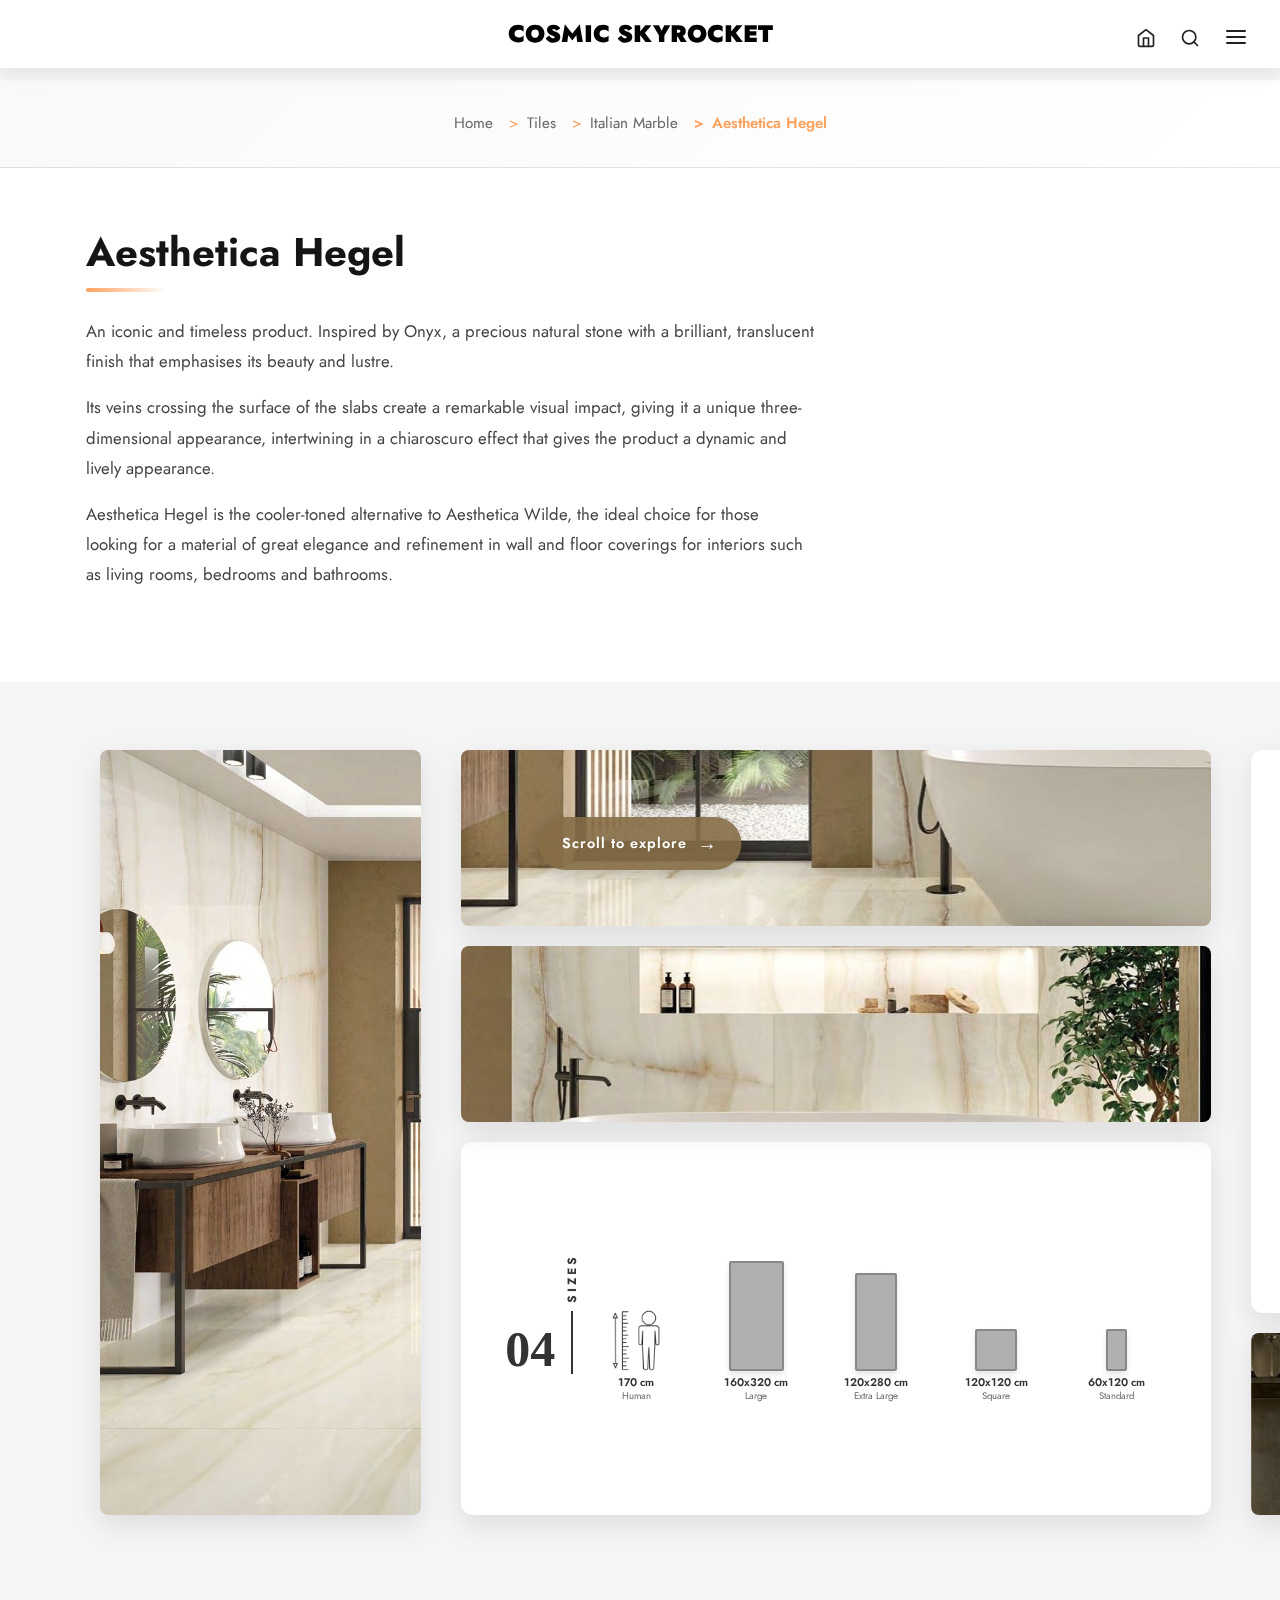
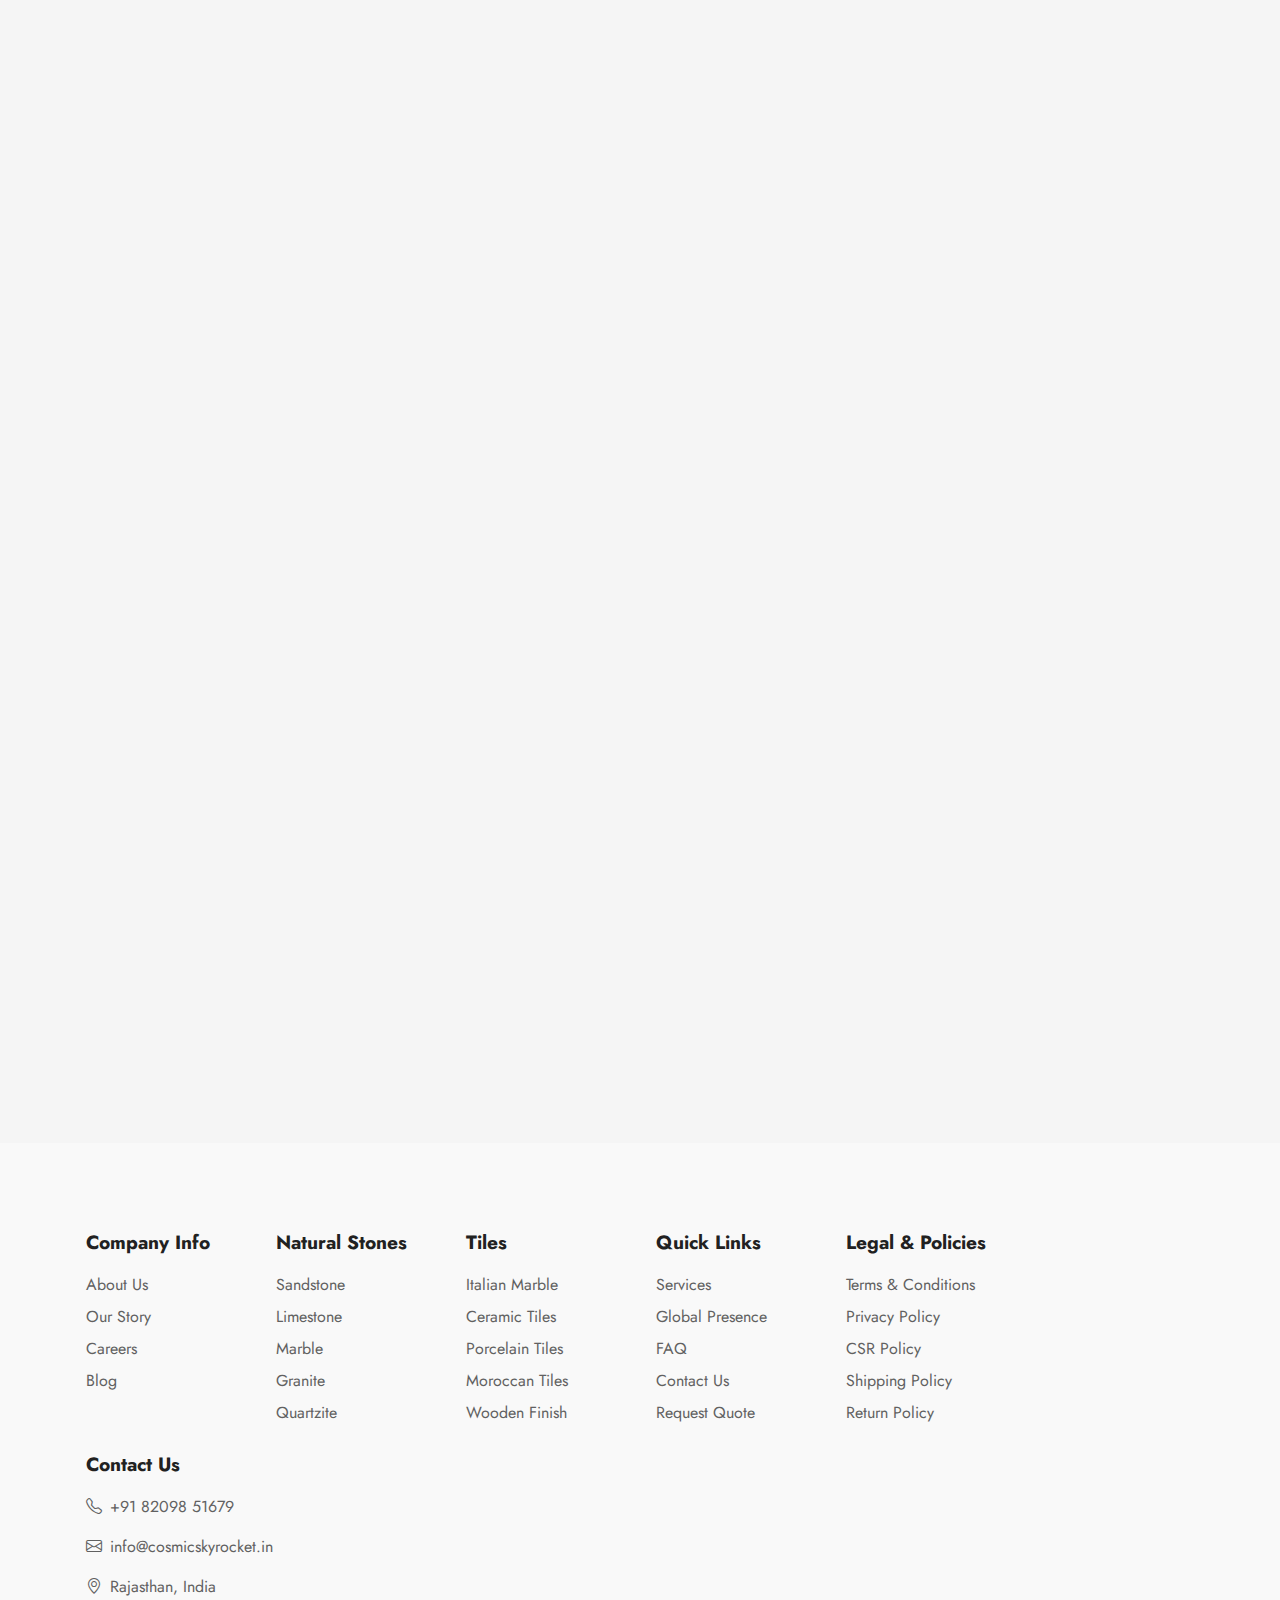
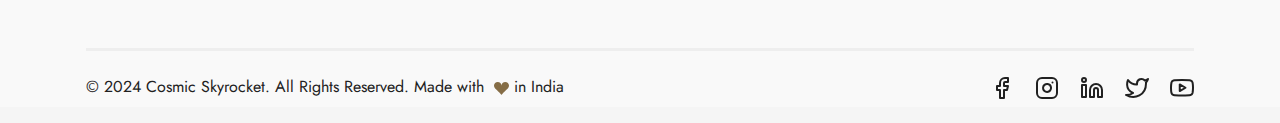
<file: product_details_1.html>
<!DOCTYPE html>
<html lang="en-US" dir="ltr">

  <head>
    <meta charset="utf-8">
    <meta http-equiv="X-UA-Compatible" content="IE=edge">
    <meta name="viewport" content="width=device-width, initial-scale=1">

    <!-- Document Title -->
    <title>Aesthetica Hegel - Italian Marble | Cosmic Skyrocket</title>

    <!-- Favicons -->
    <link rel="apple-touch-icon" sizes="180x180" href="assets/img/favicons/apple-touch-icon.png">
    <link rel="icon" type="image/png" sizes="32x32" href="assets/img/favicons/favicon-32x32.png">
    <link rel="icon" type="image/png" sizes="16x16" href="assets/img/favicons/favicon-16x16.png">
    <link rel="shortcut icon" type="image/x-icon" href="assets/img/favicons/cs-favicon.ico">
    <link rel="manifest" href="assets/img/favicons/manifest.json">
    <meta name="msapplication-TileImage" content="assets/img/favicons/mstile-150x150.png">
    <meta name="theme-color" content="#ffffff">

    <!-- Stylesheets -->
    <link href="assets/css/theme.css" rel="stylesheet" />
    <link href="assets/css/horizontal-scroll.css" rel="stylesheet" />
    
    <!-- Bootstrap Icons -->
    <link href="https://cdn.jsdelivr.net/npm/bootstrap-icons@1.11.1/font/bootstrap-icons.css" rel="stylesheet">
    
    <!-- AOS CSS -->
    <link href="https://unpkg.com/aos@2.3.1/dist/aos.css" rel="stylesheet">
    
    <style>
      /* Navbar - Shrinked State (No animation, semi-transparent) */
      #mainNavbar {
        background: rgba(255, 255, 255, 0.95);
        backdrop-filter: blur(10px);
        -webkit-backdrop-filter: blur(10px);
        box-shadow: 0 2px 20px rgba(0, 0, 0, 0.1);
      }

      #cosmicBrand {
        position: relative;
      }
      
      #cosmicBrand .fw-bold {
        position: relative;
        z-index: 2;
        color: #000;
        font-weight: 900 !important;
        transition: color 0.3s ease;
      }

      #cosmicBrand .fw-bold:hover {
        color: #FFA15C;
      }

      /* Hamburger Menu Styles */
      .hamburger-menu-overlay {
        position: fixed;
        top: 0;
        right: 0;
        width: 100%;
        height: 100%;
        background-color: rgba(0, 0, 0, 0.5);
        z-index: 20000;
        opacity: 0;
        transition: opacity 0.3s ease;
      }

      .hamburger-menu-overlay.active {
        opacity: 1;
      }

      .hamburger-menu-panel {
        position: absolute;
        top: 0;
        right: -400px;
        width: 400px;
        max-width: 90%;
        height: 100%;
        background-color: #fff;
        box-shadow: -2px 0 10px rgba(0, 0, 0, 0.1);
        overflow-y: auto;
        transition: right 0.3s ease;
        padding: 2rem;
      }

      .hamburger-menu-overlay.active .hamburger-menu-panel {
        right: 0;
      }

      .hamburger-menu-header {
        display: flex;
        justify-content: space-between;
        align-items: center;
        margin-bottom: 2rem;
        padding-bottom: 1rem;
        border-bottom: 2px solid #f0f0f0;
      }

      .hamburger-menu-header h3 {
        font-size: 1.8rem;
        font-weight: 700;
        color: #000;
      }

      .hamburger-menu-content {
        margin-top: 1rem;
      }

      .menu-list {
        list-style: none;
        padding: 0;
        margin: 0;
      }

      .menu-item {
        margin-bottom: 0.5rem;
      }

      .menu-link {
        display: flex;
        justify-content: space-between;
        align-items: center;
        padding: 0.75rem 1rem;
        color: #000;
        text-decoration: none;
        font-size: 1.1rem;
        font-weight: 500;
        border-radius: 8px;
        transition: background-color 0.2s ease, color 0.2s ease;
      }

      .menu-link:hover {
        background-color: #f8f9fa;
        color: #FFA15C;
      }

      .dropdown-icon {
        transition: transform 0.3s ease;
      }

      .menu-item-has-children.active > .menu-link .dropdown-icon,
      .submenu-item-has-children.active > .submenu-link .dropdown-icon {
        transform: rotate(180deg);
      }

      .submenu,
      .sub-submenu {
        list-style: none;
        padding-left: 1.5rem;
        margin: 0;
        max-height: 0;
        overflow: hidden;
        transition: max-height 0.3s ease;
      }

      .menu-item-has-children.active > .submenu,
      .submenu-item-has-children.active > .sub-submenu {
        max-height: 500px;
        margin-top: 0.5rem;
      }

      .submenu-item {
        margin-bottom: 0.25rem;
      }

      .submenu-link,
      .sub-submenu-link {
        display: flex;
        justify-content: space-between;
        align-items: center;
        padding: 0.6rem 1rem;
        color: #666;
        text-decoration: none;
        font-size: 1rem;
        border-radius: 6px;
        transition: background-color 0.2s ease, color 0.2s ease;
      }

      .submenu-link:hover,
      .sub-submenu-link:hover {
        background-color: #f8f9fa;
        color: #FFA15C;
      }

      .sub-submenu {
        padding-left: 1rem;
      }

      .sub-submenu-item {
        margin-bottom: 0.25rem;
      }

      /* Search Overlay Styles */
      .search-overlay {
        position: fixed;
        top: 0;
        left: 0;
        width: 100%;
        height: 100%;
        background: rgba(0, 0, 0, 0.95);
        z-index: 30000;
        display: flex;
        align-items: center;
        justify-content: center;
        opacity: 0;
        visibility: hidden;
        transition: opacity 0.4s ease, visibility 0.4s ease;
      }

      .search-overlay.active {
        opacity: 1;
        visibility: visible;
      }

      .search-container {
        position: relative;
        width: 90%;
        max-width: 800px;
        transform: translateY(-50px);
        transition: transform 0.4s ease;
      }

      .search-overlay.active .search-container {
        transform: translateY(0);
      }

      .search-close-btn {
        position: absolute;
        top: -60px;
        right: 0;
        background: none;
        border: none;
        color: #fff;
        font-size: 2.5rem;
        cursor: pointer;
        transition: transform 0.3s ease, color 0.3s ease;
        padding: 0;
        line-height: 1;
      }

      .search-close-btn:hover {
        transform: rotate(90deg);
        color: #FFA15C;
      }

      .search-input-wrapper {
        position: relative;
        width: 100%;
      }

      .search-input-wrapper input {
        width: 100%;
        padding: 25px 70px 25px 30px;
        font-size: 1.5rem;
        border: 3px solid #FFA15C;
        border-radius: 50px;
        background: #fff;
        color: #151515;
        outline: none;
        transition: all 0.3s ease;
        box-shadow: 0 10px 40px rgba(255, 161, 92, 0.3);
      }

      .search-input-wrapper input:focus {
        border-color: #FF8C3C;
        box-shadow: 0 15px 60px rgba(255, 161, 92, 0.5);
        transform: scale(1.02);
      }

      .search-input-wrapper input::placeholder {
        color: rgba(21, 21, 21, 0.4);
      }

      .search-submit-btn {
        position: absolute;
        right: 10px;
        top: 50%;
        transform: translateY(-50%);
        background: linear-gradient(135deg, #FFA15C, #FF8C3C);
        border: none;
        width: 50px;
        height: 50px;
        border-radius: 50%;
        color: #fff;
        cursor: pointer;
        transition: all 0.3s ease;
        display: flex;
        align-items: center;
        justify-content: center;
      }

      .search-submit-btn:hover {
        transform: translateY(-50%) scale(1.1);
        box-shadow: 0 5px 20px rgba(255, 161, 92, 0.6);
      }

      .search-submit-btn i {
        font-size: 1.2rem;
      }

      .search-suggestions {
        margin-top: 2rem;
        text-align: center;
      }

      .search-suggestions p {
        color: rgba(255, 255, 255, 0.7);
        font-size: 0.9rem;
        margin-bottom: 1rem;
        text-transform: uppercase;
        letter-spacing: 2px;
      }

      .search-tags {
        display: flex;
        flex-wrap: wrap;
        gap: 10px;
        justify-content: center;
      }

      .search-tag {
        padding: 8px 20px;
        background: rgba(255, 161, 92, 0.2);
        border: 1px solid rgba(255, 161, 92, 0.5);
        border-radius: 20px;
        color: #FFA15C;
        text-decoration: none;
        font-size: 0.9rem;
        transition: all 0.3s ease;
        cursor: pointer;
      }

      .search-tag:hover {
        background: #FFA15C;
        color: #fff;
        transform: translateY(-3px);
        box-shadow: 0 5px 15px rgba(255, 161, 92, 0.4);
      }

      /* Breadcrumb Styles */
      .breadcrumb-section {
        padding: 2rem 0;
        background: linear-gradient(135deg, #f9f9f9 0%, #ffffff 100%);
        border-bottom: 1px solid rgba(0, 0, 0, 0.1);
        margin-top: 80px;
        position: relative;
        z-index: 10;
      }

      .breadcrumb {
        background: none;
        padding: 0;
        margin: 0;
      }

      .breadcrumb-item {
        font-size: 0.95rem;
        color: #666;
      }

      .breadcrumb-item + .breadcrumb-item::before {
        content: ">";
        color: #FFA15C;
        padding: 0 0.5rem;
      }

      .breadcrumb-item a {
        color: #666;
        text-decoration: none;
        transition: color 0.3s ease;
      }

      .breadcrumb-item a:hover {
        color: #FFA15C;
      }

      .breadcrumb-item.active {
        color: #FFA15C;
        font-weight: 600;
      }

      /* Product Details Styles */
      .product-details-section {
        padding: 60px 0;
        background: #fff;
      }

      .product-title {
        font-size: 2.5rem;
        font-weight: 700;
        color: #151515;
        margin-bottom: 1.5rem;
        position: relative;
        padding-bottom: 1rem;
      }

      .product-title::after {
        content: '';
        position: absolute;
        bottom: 0;
        left: 0;
        width: 80px;
        height: 4px;
        background: linear-gradient(90deg, #FFA15C, transparent);
        border-radius: 2px;
      }

      .product-description {
        color: #444444;
        line-height: 1.8;
        font-size: 1.05rem;
        margin-bottom: 2rem;
      }

      .gallery-img {
        margin-top: 2rem;
      }

      .gallery-img img {
        width: 100%;
        border-radius: 10px;
        transition: transform 0.3s ease, box-shadow 0.3s ease;
        box-shadow: 0 4px 15px rgba(0, 0, 0, 0.1);
      }

      .gallery-img img:hover {
        transform: scale(1.02);
        box-shadow: 0 8px 25px rgba(255, 161, 92, 0.3);
      }

      /* Vector Image Section */
      .map-container {
        margin-bottom: 3rem;
        position: relative;
        overflow: visible;
        height: 300px;
      }

      .vector-image {
        position: absolute;
        top: -250px;
        right: -120px;
        width: 280px;
        height: auto;
        transform: rotate(45deg);
        box-shadow: 20px 10px 10px rgba(0, 0, 0, 0.2);
        opacity: 0;
        animation: slideDownDiagonal 1.5s ease-out forwards;
        animation-delay: 0.3s;
        z-index: 5;
      }

      @keyframes slideDownDiagonal {
        0% {
          transform: translate(150px, -150px) rotate(45deg);
          opacity: 0;
        }
        100% {
          transform: translate(0, 0) rotate(45deg);
          opacity: 1;
        }
      }

      /* 3D Animated Tiles Styles */
      /* Container fits within column-4 flexbox layout */
      .column-4-container .animated-tiles-container {
        height: calc(50% - 10px);
        flex-shrink: 0;
        display: flex;
        justify-content: center;
        align-items: center;
        padding: 1rem;
        background: white;
        border-radius: 12px;
        box-shadow: 0 10px 30px rgba(0, 0, 0, 0.1);
        overflow: visible;
      }

      .animated-tiles-list {
        position: relative;
        display: flex;
        margin: 0;
        padding: 0;
        list-style: none;
      }

      .animated-tiles-list li {
        list-style: none;
        margin: 0;
      }

      /* Main tile with 3D transform */
      .animated-tiles-list li a {
        text-decoration: none;
        display: block;
        width: 250px;
        height: 125px;
        background: #fff;
        text-align: left;
        position: relative;
        /* REMOVED overflow: hidden to show pseudo-elements */
        border-radius: 4px;
        
        /* 3D transformation */
        transform: rotate(-30deg) skew(25deg) translate(0, 0);
        transition: 0.5s;
        
        /* Multiple animations */
        animation: 
          growHeight3D 2s ease-in-out infinite alternate,
          shadowChange3D 2s ease-in-out infinite alternate;
      }

      /* Shadow animation */
      @keyframes shadowChange3D {
        0% {
          box-shadow: 2px 30px 10px rgba(0,0,0,0.5);
        }
        100% {
          box-shadow: -50px 50px 50px rgba(0,0,0,0.5);
        }
      }

      /* Height growth animation */
      @keyframes growHeight3D {
        0% {
          transform: rotate(-30deg) skew(25deg) translate(0, 0);
        }
        100% {
          transform: rotate(-30deg) skew(25deg) translate(-10px, -10px);
        }
      }

      /* Image fills the tile */
      .animated-tiles-list li a img {
        width: 100%;
        height: 100%;
        object-fit: cover;
        position: absolute;
        top: 0;
        left: 0;
        transition: 0.5s;
        border-radius: 4px;
        z-index: 1;
      }

      /* 3D Left Face (::before pseudo-element) */
      .animated-tiles-list li a::before {
        content: '';
        position: absolute;
        top: 3px;
        right: 100%;           /* Positioned to the left of main tile */
        height: 100%;
        width: 5px;            /* Initial width */
        background-color: #b1b1b1;
        transition: 0.5s;
        
        /* Creates the left face angle */
        transform: rotate(0deg) skewY(-45deg);
        transform-origin: right center;
        
        /* Animates the left face depth */
        animation: growLeft3D 2s ease-in-out infinite alternate;
        z-index: 0;
      }

      @keyframes growLeft3D {
        0% {
          width: 5px;        /* Initial depth */
          top: 0px;
        }
        100% {
          width: 20px;       /* Extended depth */
          top: 0px;
        }
      }

      /* 3D Bottom Face (::after pseudo-element) */
      .animated-tiles-list li a::after {
        content: '';
        position: absolute;
        bottom: -6px;          /* Positioned below main tile */
        left: -3px;
        height: 6px;           /* Initial height */
        width: 100%;
        background: #b1b1b1;
        transition: 0.5s;
        
        /* Creates the bottom face angle */
        transform: rotate(0deg) skewX(-45deg);
        
        /* Animates the bottom face depth */
        animation: growBottom3D 2s ease-in-out infinite alternate;
        z-index: 0;
      }

      @keyframes growBottom3D {
        0% {
          bottom: -6px;      /* Initial depth */
          left: -3px;
          height: 6px;
        }
        100% {
          bottom: -18px;     /* Extended depth */
          left: -9px;
          height: 18px;
        }
      }

      /* Hover Effects */
      .animated-tiles-list li a:hover {
        transform: rotate(-30deg) skew(25deg) translate(20px, -15px);
        box-shadow: -50px 50px 50px rgba(0,0,0,0.5);
      }

      /* Orange theme on hover */
      .animated-tiles-list li:hover a {
        background: #FFA15C;
      }

      .animated-tiles-list li:hover a::before {
        background: #e67e00;
      }

      .animated-tiles-list li:hover a::after {
        background: #ffa500;
      }

      /* Contact Form Styles */
      .contact-form-wrapper {
        background: #f9f9f9;
        padding: 2rem;
        border-radius: 10px;
        box-shadow: 0 4px 15px rgba(0, 0, 0, 0.1);
      }

      .contact-form-title {
        font-size: 1.8rem;
        font-weight: 700;
        color: #151515;
        margin-bottom: 1.5rem;
        position: relative;
        padding-bottom: 0.5rem;
      }

      .contact-form-title::after {
        content: '';
        position: absolute;
        bottom: 0;
        left: 0;
        width: 60px;
        height: 3px;
        background: #FFA15C;
        border-radius: 2px;
      }

      .form-control {
        border: 2px solid #e0e0e0;
        border-radius: 8px;
        padding: 12px 15px;
        font-size: 1rem;
        transition: all 0.3s ease;
      }

      .form-control:focus {
        border-color: #FFA15C;
        box-shadow: 0 0 0 0.2rem rgba(255, 161, 92, 0.25);
        outline: none;
      }

      textarea.form-control {
        min-height: 150px;
        resize: vertical;
      }

      .submit-btn {
        background: linear-gradient(135deg, #FFA15C, #FF8C3C);
        border: none;
        color: #fff;
        padding: 12px 40px;
        font-size: 1rem;
        font-weight: 600;
        border-radius: 25px;
        cursor: pointer;
        transition: all 0.3s ease;
        text-transform: uppercase;
        letter-spacing: 1px;
      }

      .submit-btn:hover {
        transform: translateY(-3px);
        box-shadow: 0 5px 20px rgba(255, 161, 92, 0.4);
      }

      /* Applications and Surface Finishes Component */
      .specifications-container {
        margin-top: 1rem;
        position: relative;
        display: flex;
        align-items: center;
        justify-content: center;
        min-height: 400px;
        width: 100%;
      }

      /* Central vertical line */
      .center-line {
        position: absolute;
        left: 50%;
        top: 0;
        bottom: 0;
        width: 1px;
        background: #333;
        transform: translateX(-50%);
      }

      /* Container for upper section (Applications) */
      .upper-section {
        position: absolute;
        left: 0;
        right: 0;
        top: 0;
        height: 50%;
        display: flex;
        align-items: center;
        justify-content: center;
      }

      /* Container for lower section (Surface Finishes) */
      .lower-section {
        position: absolute;
        left: 0;
        right: 0;
        bottom: 0;
        height: 50%;
        display: flex;
        align-items: center;
        justify-content: center;
      }

      /* Left side of upper section - 06 and APPLICATIONS */
      .upper-left {
        position: absolute;
        left: 0;
        width: 50%;
        display: flex;
        align-items: center;
        justify-content: flex-end;
        gap: 10px;
        padding-right: 20px;
      }

      .upper-left .big-num {
        font-size: 60px;
        font-weight: 700;
        line-height: 1;
        font-family: Georgia, "Times New Roman", serif;
        color: #333;
      }

      .upper-left .vtext {
        writing-mode: vertical-rl;
        text-orientation: mixed;
        transform: rotate(180deg);
        font-weight: 700;
        letter-spacing: 2px;
        font-size: 11px;
        color: #333;
      }

      /* Right side of upper section - Applications list */
      .upper-right {
        position: absolute;
        left: 50%;
        width: 50%;
        display: flex;
        align-items: center;
        padding-left: 20px;
      }

      .upper-right .list-items {
        display: flex;
        flex-direction: column;
        gap: 3px;
        font-size: 14px;
        color: #999;
        line-height: 1.3;
      }

      /* Left side of lower section - Surface finishes list */
      .lower-left {
        position: absolute;
        left: 0;
        width: 50%;
        display: flex;
        align-items: center;
        justify-content: flex-end;
        padding-right: 20px;
      }

      .lower-left .list-items {
        display: flex;
        flex-direction: column;
        gap: 3px;
        font-size: 14px;
        color: #999;
        line-height: 1.3;
        text-align: right;
      }

      /* Right side of lower section - SURFACE FINISHES and 06 */
      .lower-right {
        position: absolute;
        left: 50%;
        width: 50%;
        display: flex;
        align-items: center;
        gap: 10px;
        padding-left: 20px;
      }

      .lower-right .vtext {
        writing-mode: vertical-rl;
        text-orientation: mixed;
        transform: rotate(180deg);
        font-weight: 700;
        letter-spacing: 2px;
        font-size: 11px;
        color: #333;
      }

      .lower-right .big-num {
        font-size: 60px;
        font-weight: 700;
        line-height: 1;
        font-family: Georgia, "Times New Roman", serif;
        color: #333;
      }

      /* Responsive */
      @media (max-width: 768px) {
        .hamburger-menu-panel {
          width: 320px;
        }

        .product-title {
          font-size: 2rem;
        }

        .breadcrumb-section {
          margin-top: 70px;
        }

        .specifications-container {
          min-height: 400px;
        }

        .upper-left .big-num,
        .lower-right .big-num {
          font-size: 80px;
        }

        .upper-left,
        .upper-right,
        .lower-left,
        .lower-right {
          padding-left: 20px;
          padding-right: 20px;
        }

        .upper-right .list-items,
        .lower-left .list-items {
          font-size: 16px;
        }

        /* 3D Animated Tiles Responsive */
        .column-4-container .animated-tiles-container {
          height: auto;
          min-height: 200px;
          padding: 1rem;
        }

        .animated-tiles-list li a {
          width: 180px;
          height: 90px;
        }
      }



      /* Size Comparison Chart Styles */
      .size-comparison-wrapper {
        padding: 0;
        overflow-x: auto;
        height: 100%;
        display: flex;
        align-items: center;
      }

      .size-comparison-container {
        display: flex;
        align-items: flex-end;
        justify-content: center;
        gap: 20px;
        min-height: auto;
        padding: 0;
        flex-wrap: wrap;
      }

      .size-item {
        transition: transform 0.3s ease;
      }

      .size-item:hover {
        transform: translateY(-5px);
      }

      .tile-rectangle {
        box-shadow: 0 4px 6px rgba(0, 0, 0, 0.1);
        transition: all 0.3s ease;
      }

      .tile-rectangle:hover {
        box-shadow: 0 6px 12px rgba(0, 0, 0, 0.15);
        background-color: #999 !important;
      }

      .size-label {
        min-width: 100px;
      }

      @media (max-width: 768px) {
        .size-comparison-container {
          gap: 25px;
        }

        .size-visual {
          transform: scale(0.8);
        }
      }

      @media (max-width: 576px) {
        .size-comparison-container {
          gap: 20px;
          flex-direction: row;
          justify-content: flex-start;
        }

        .size-visual {
          transform: scale(0.7);
        }

        .size-label strong {
          font-size: 0.75rem !important;
        }

        .size-label p {
          font-size: 0.7rem !important;
        }
      }

    </style>

  </head>

  <body>

    <!-- Main Content -->
    <div class="main-wrapper">
      <main class="main" id="top">
        
        <!-- NAVBAR - Shrinked State -->
        <nav id="mainNavbar" class="navbar navbar-expand-lg navbar-light fixed-top d-block" style="padding-top: 1rem; padding-bottom: 1rem;">
          <div class="container d-flex justify-content-center align-items-center">
            <a id="cosmicBrand" class="navbar-brand d-inline-flex text-center" href="index.html" style="font-size: 1.5rem; margin: 0;">
              <span class="fw-bold" style="font-weight: 900;">COSMIC SKYROCKET</span>
            </a>
          </div>
        </nav>
        
        <!-- Fixed Icons in top-right corner -->
        <div class="position-fixed d-flex align-items-center" style="top: 1.5rem; right: 2rem; z-index: 10000; gap: 1.5rem;">
          <a class="text-1000" href="index.html" title="Home">
            <svg class="feather feather-home" xmlns="http://www.w3.org/2000/svg" width="20" height="20" viewBox="0 0 24 24" fill="none" stroke="currentColor" stroke-width="2" stroke-linecap="round" stroke-linejoin="round">
              <path d="M3 9l9-7 9 7v11a2 2 0 0 1-2 2H5a2 2 0 0 1-2-2z"></path>
              <polyline points="9 22 9 12 15 12 15 22"></polyline>
            </svg>
          </a>
          <button id="searchBtn" class="btn btn-link text-1000 p-0" title="Search" style="border: none; background: none;">
            <svg class="feather feather-search" xmlns="http://www.w3.org/2000/svg" width="20" height="20" viewBox="0 0 24 24" fill="none" stroke="currentColor" stroke-width="2" stroke-linecap="round" stroke-linejoin="round">
              <circle cx="11" cy="11" r="8"></circle>
              <line x1="21" y1="21" x2="16.65" y2="16.65"></line>
            </svg>
          </button>
          <button id="hamburgerMenuBtn" class="btn btn-link text-1000 p-0" title="Menu" style="border: none; background: none;">
            <svg class="feather feather-menu" xmlns="http://www.w3.org/2000/svg" width="24" height="24" viewBox="0 0 24 24" fill="none" stroke="currentColor" stroke-width="2" stroke-linecap="round" stroke-linejoin="round">
              <line x1="3" y1="12" x2="21" y2="12"></line>
              <line x1="3" y1="6" x2="21" y2="6"></line>
              <line x1="3" y1="18" x2="21" y2="18"></line>
            </svg>
          </button>
        </div>
        
        <!-- Hamburger Menu Overlay -->
        <div id="hamburgerMenuOverlay" class="hamburger-menu-overlay" style="display: none;">
          <div class="hamburger-menu-panel">
            <div class="hamburger-menu-header">
              <h3 class="mb-0">Cosmic Skyrocket</h3>
              <button id="closeMenuBtn" class="btn btn-link text-dark p-0" style="font-size: 2rem; border: none; background: none;">
                <svg xmlns="http://www.w3.org/2000/svg" width="28" height="28" viewBox="0 0 24 24" fill="none" stroke="currentColor" stroke-width="2" stroke-linecap="round" stroke-linejoin="round">
                  <line x1="18" y1="6" x2="6" y2="18"></line>
                  <line x1="6" y1="6" x2="18" y2="18"></line>
                </svg>
              </button>
            </div>
            <nav class="hamburger-menu-content">
              <ul class="menu-list">
                <li class="menu-item">
                  <a href="index.html" class="menu-link">Home</a>
                </li>
                <li class="menu-item">
                  <a href="#!" class="menu-link">About us</a>
                </li>
                <li class="menu-item">
                  <a href="#!" class="menu-link">Blogs</a>
                </li>
                <li class="menu-item menu-item-has-children">
                  <a href="#!" class="menu-link menu-dropdown-toggle">
                    Natural Stone
                    <svg class="dropdown-icon" xmlns="http://www.w3.org/2000/svg" width="16" height="16" viewBox="0 0 24 24" fill="none" stroke="currentColor" stroke-width="2" stroke-linecap="round" stroke-linejoin="round">
                      <polyline points="6 9 12 15 18 9"></polyline>
                    </svg>
                  </a>
                  <ul class="submenu">
                    <li class="submenu-item">
                      <a href="#!" class="submenu-link">Sandstone</a>
                    </li>
                    <li class="submenu-item">
                      <a href="#!" class="submenu-link">Limestone</a>
                    </li>
                  </ul>
                </li>
                <li class="menu-item menu-item-has-children">
                  <a href="#!" class="menu-link menu-dropdown-toggle">
                    Tiles
                    <svg class="dropdown-icon" xmlns="http://www.w3.org/2000/svg" width="16" height="16" viewBox="0 0 24 24" fill="none" stroke="currentColor" stroke-width="2" stroke-linecap="round" stroke-linejoin="round">
                      <polyline points="6 9 12 15 18 9"></polyline>
                    </svg>
                  </a>
                  <ul class="submenu">
                    <li class="submenu-item">
                      <a href="#!" class="submenu-link">Italian</a>
                    </li>
                    <li class="submenu-item">
                      <a href="#!" class="submenu-link">Material</a>
                    </li>
                    <li class="submenu-item submenu-item-has-children">
                      <a href="#!" class="submenu-link submenu-dropdown-toggle">
                        Other Stone
                        <svg class="dropdown-icon" xmlns="http://www.w3.org/2000/svg" width="14" height="14" viewBox="0 0 24 24" fill="none" stroke="currentColor" stroke-width="2" stroke-linecap="round" stroke-linejoin="round">
                          <polyline points="6 9 12 15 18 9"></polyline>
                        </svg>
                      </a>
                      <ul class="sub-submenu">
                        <li class="sub-submenu-item">
                          <a href="#!" class="sub-submenu-link">Morrocan</a>
                        </li>
                        <li class="sub-submenu-item">
                          <a href="#!" class="sub-submenu-link">Wooden</a>
                        </li>
                      </ul>
                    </li>
                  </ul>
                </li>
                <li class="menu-item">
                  <a href="#!" class="menu-link">Packaging</a>
                </li>
              </ul>
            </nav>
          </div>
        </div>
        
        <!-- Search Overlay -->
        <div id="searchOverlay" class="search-overlay">
          <div class="search-container">
            <button id="closeSearchBtn" class="search-close-btn" aria-label="Close Search">
              <svg xmlns="http://www.w3.org/2000/svg" width="40" height="40" viewBox="0 0 24 24" fill="none" stroke="currentColor" stroke-width="2" stroke-linecap="round" stroke-linejoin="round">
                <line x1="18" y1="6" x2="6" y2="18"></line>
                <line x1="6" y1="6" x2="18" y2="18"></line>
              </svg>
            </button>
            
            <div class="search-input-wrapper">
              <form id="searchForm" action="#" method="get">
                <input 
                  type="text" 
                  id="searchInput" 
                  placeholder="Search for tiles, stones, products..." 
                  autocomplete="off"
                  autofocus
                />
                <button type="submit" class="search-submit-btn" aria-label="Search">
                  <i class="bi bi-search"></i>
                </button>
              </form>
            </div>
            
            <div class="search-suggestions">
              <p>Popular Searches</p>
              <div class="search-tags">
                <a href="#!" class="search-tag">Natural Stone</a>
                <a href="#!" class="search-tag">Sandstone</a>
                <a href="#!" class="search-tag">Limestone</a>
                <a href="#!" class="search-tag">Italian Tiles</a>
                <a href="#!" class="search-tag">Moroccan Tiles</a>
                <a href="#!" class="search-tag">Ceramic Tiles</a>
                <a href="#!" class="search-tag">Porcelain</a>
                <a href="#!" class="search-tag">Wooden Finish</a>
              </div>
            </div>
          </div>
        </div>

        <!-- Breadcrumb Section -->
        <section class="breadcrumb-section">
          <div class="container">
            <div class="row">
              <div class="col-lg-12">
                <nav aria-label="breadcrumb">
                  <ol class="breadcrumb justify-content-center">
                    <li class="breadcrumb-item"><a href="index.html">Home</a></li>
                    <li class="breadcrumb-item"><a href="#!">Tiles</a></li>
                    <li class="breadcrumb-item"><a href="#!">Italian Marble</a></li>
                    <li class="breadcrumb-item active" aria-current="page">Aesthetica Hegel</li>
                  </ol>
                </nav>
              </div>
            </div>
          </div>
        </section>

        <!-- Product Details Section -->
        <section class="product-details-section">
          <div class="container">
            <div class="row">
              
              <!-- Left Column - Product Description -->
              <div class="col-lg-8">
                <h1 class="product-title" data-aos="fade-up">Aesthetica Hegel</h1>
                
                <div class="product-description" data-aos="fade-up" data-aos-delay="100">
                  <p>An iconic and timeless product. Inspired by Onyx, a precious natural stone with a brilliant, translucent finish that emphasises its beauty and lustre.</p>
                  
                  <p>Its veins crossing the surface of the slabs create a remarkable visual impact, giving it a unique three-dimensional appearance, intertwining in a chiaroscuro effect that gives the product a dynamic and lively appearance.</p>
                  
                  <p>Aesthetica Hegel is the cooler-toned alternative to Aesthetica Wilde, the ideal choice for those looking for a material of great elegance and refinement in wall and floor coverings for interiors such as living rooms, bedrooms and bathrooms.</p>
                </div>
              </div>

              <!-- Right Column - Vector Image -->
              <div class="col-lg-4">
                <div class="map-container">
                  <img src="assets/img/tiles/aesthetica hegel/vector.jpg" alt="Aesthetica Hegel Vector" class="vector-image">
                </div>
              </div>

            </div>
          </div>
        </section>

        <!-- Scroll Indicator -->
        <div class="scroll-indicator" id="scrollIndicator">
          <span>Scroll to explore</span>
        </div>

        <!-- HORIZONTAL SCROLL SECTION -->
        <section class="horizontal-scroll-section">
          <div class="tall-outer-container" id="tallOuterContainer">
            <div class="sticky-inner-container" id="stickyContainer">
              <div class="horizontal-translate-container" id="horizontalContainer">
                <div class="horizontal-content-wrapper">
                  
                  <!-- Column 1: Tall Image (tile-x1) -->
                  <div class="tile-x1-container">
                    <img src="assets/img/aesthetica-hegel/tile-x1.jpg" alt="Aesthetica Hegel - Main Tile">
                  </div>

                  <!-- Column 2: Two small tiles + Size Comparison -->
                  <div class="column-2-container">
                    <!-- Top: Two tiles stacked vertically -->
                    <div class="top-tiles-container">
                      <div class="tile-xy1-container">
                        <img src="assets/img/aesthetica-hegel/tile-xy1.jpg" alt="Aesthetica Hegel - Tile XY1">
                      </div>
                      <div class="tile-xy2-container">
                        <img src="assets/img/aesthetica-hegel/tile-xy2.jpg" alt="Aesthetica Hegel - Tile XY2">
                      </div>
                    </div>

                    <!-- Bottom: Size Comparison Chart -->
                    <div class="size-comparison-horizontal">
                      <div class="size-comparison-wrapper">
                        <div style="display: flex; align-items: flex-end; justify-content: center; gap: 0px !important; width: auto;">
                          
                          <!-- Left Side: Vertical Line with 04 and SIZES -->
                          <div style="display: flex; align-items: flex-end; gap: 8px; margin-right: 5px; margin-bottom: 28px;">
                            <div style="font-size: 50px; font-weight: 700; line-height: 1; font-family: Georgia, 'Times New Roman', serif; color: #333;">04</div>
                            <div style="display: flex; flex-direction: column; align-items: center; height: 120px; justify-content: flex-end;">
                              <div style="writing-mode: vertical-rl; text-orientation: mixed; transform: rotate(180deg); font-weight: 700; letter-spacing: 3px; font-size: 12px; color: #333; margin-bottom: 8px;">SIZES</div>
                              <div style="width: 2px; height: 120px; background-color: #333;"></div>
                            </div>
                          </div>

                          <!-- Size Comparison Container -->
                          <div class="size-comparison-container" style="margin-left: 0px; padding-left: 0px;">
                            
                            <!-- Human Reference -->
                            <div class="size-item">
                              <div class="size-visual">
                                <img src="assets/img/gallery/human_size.PNG" alt="Human Reference 170cm" style="height: 110px; width: auto; max-width: 50px; object-fit: contain; object-position: bottom;">
                              </div>
                              <div class="size-label">
                                <strong>170 cm</strong>
                                <p>Human</p>
                              </div>
                            </div>

                            <!-- Tile 1: 160 x 320 cm -->
                            <div class="size-item">
                              <div class="size-visual">
                                <div class="tile-rectangle" style="width: 55px; height: 110px;"></div>
                              </div>
                              <div class="size-label">
                                <strong>160x320 cm</strong>
                                <p>Large</p>
                              </div>
                            </div>

                            <!-- Tile 2: 120 x 280 cm -->
                            <div class="size-item">
                              <div class="size-visual">
                                <div class="tile-rectangle" style="width: 42px; height: 98px;"></div>
                              </div>
                              <div class="size-label">
                                <strong>120x280 cm</strong>
                                <p>Extra Large</p>
                              </div>
                            </div>

                            <!-- Tile 3: 120 x 120 cm -->
                            <div class="size-item">
                              <div class="size-visual">
                                <div class="tile-rectangle" style="width: 42px; height: 42px;"></div>
                              </div>
                              <div class="size-label">
                                <strong>120x120 cm</strong>
                                <p>Square</p>
                              </div>
                            </div>

                            <!-- Tile 4: 60 x 120 cm -->
                            <div class="size-item">
                              <div class="size-visual">
                                <div class="tile-rectangle" style="width: 21px; height: 42px;"></div>
                              </div>
                              <div class="size-label">
                                <strong>60x120 cm</strong>
                                <p>Standard</p>
                              </div>
                            </div>

                          </div>

                        </div>
                      </div>
                    </div>
                  </div>

                  <!-- Column 3: Specifications + tile-x2y1 -->
                  <div class="column-3-container">
                    <!-- Top: Specifications Container -->
                    <div class="specifications-horizontal">
                      <div class="specifications-container">
                        <!-- Central vertical line -->
                        <div class="center-line"></div>

                        <!-- Upper Section: Applications -->
                        <div class="upper-section">
                          <div class="upper-left">
                            <div class="big-num">06</div>
                            <div class="vtext">APPLICATIONS</div>
                          </div>
                          <div class="upper-right">
                            <div class="list-items">
                              <div>Kitchen</div>
                              <div>Outdoor</div>
                              <div>Bedroom</div>
                              <div>Bathroom</div>
                              <div>Living Room</div>
                              <div>Commercial</div>
                            </div>
                          </div>
                        </div>

                        <!-- Lower Section: Surface Finishes -->
                        <div class="lower-section">
                          <div class="lower-left">
                            <div class="list-items">
                              <div>Satin</div>
                              <div>Matte</div>
                              <div>Carving</div>
                              <div>Polished</div>
                              <div>High Gloss</div>
                              <div>Matte Carving</div>
                            </div>
                          </div>
                          <div class="lower-right">
                            <div class="vtext">SURFACE FINISHES</div>
                            <div class="big-num">06</div>
                          </div>
                        </div>
                      </div>
                    </div>

                    <!-- Bottom: tile-x2y1 -->
                    <div class="tile-x2y1-container">
                      <img src="assets/img/aesthetica-hegel/tile-x2y1.jpg" alt="Aesthetica Hegel - Tile X2Y1">
                    </div>
                  </div>

                  <!-- Column 4: tile-x3y1 -->
                  <div class="column-4-container">
                  
                    <!-- tile-x3y1 -->
                    <div class="tile-x3y1-container">
                      <img src="assets/img/aesthetica-hegel/tile-x3y1.jpg" alt="Aesthetica Hegel - Tile X3Y1">
                    </div>

                    <!-- 3D Animated Tile - Vector -->
                    <div class="animated-tiles-container" data-aos="fade-up" data-aos-delay="500">
                      <ul class="animated-tiles-list">
                        <li>
                          <a href="#">
                            <img src="assets/img/tiles/aesthetica hegel/vector.jpg" alt="Aesthetica Hegel Vector">
                          </a>
                        </li>
                      </ul>
                    </div>
                  </div>



                  <!-- Thickness section implementation -->



                  <!-- Thickness -->

                </div>
              </div>
            </div>
          </div>
        </section>
        <!-- END HORIZONTAL SCROLL SECTION -->

        <!-- FOOTER -->
        <section class="py-0 pt-7" style="background-color: #f9f9f9;">
          <div class="container">
            <div class="row">
              
              <!-- Company Info -->
              <div class="col-6 col-lg-2 mb-3">
                <h5 class="lh-lg fw-bold text-1000">Company Info</h5>
                <ul class="list-unstyled mb-md-4 mb-lg-0">
                  <li class="lh-lg"><a class="text-800 text-decoration-none" href="index.html#about">About Us</a></li>
                  <li class="lh-lg"><a class="text-800 text-decoration-none" href="#!">Our Story</a></li>
                  <li class="lh-lg"><a class="text-800 text-decoration-none" href="#!">Careers</a></li>
                  <li class="lh-lg"><a class="text-800 text-decoration-none" href="#!">Blog</a></li>
                </ul>
              </div>

              <!-- Natural Stones -->
              <div class="col-6 col-lg-2 mb-3">
                <h5 class="lh-lg fw-bold text-1000">Natural Stones</h5>
                <ul class="list-unstyled mb-md-4 mb-lg-0">
                  <li class="lh-lg"><a class="text-800 text-decoration-none" href="#!">Sandstone</a></li>
                  <li class="lh-lg"><a class="text-800 text-decoration-none" href="#!">Limestone</a></li>
                  <li class="lh-lg"><a class="text-800 text-decoration-none" href="#!">Marble</a></li>
                  <li class="lh-lg"><a class="text-800 text-decoration-none" href="#!">Granite</a></li>
                  <li class="lh-lg"><a class="text-800 text-decoration-none" href="#!">Quartzite</a></li>
                </ul>
              </div>

              <!-- Tiles -->
              <div class="col-6 col-lg-2 mb-3">
                <h5 class="lh-lg fw-bold text-1000">Tiles</h5>
                <ul class="list-unstyled mb-md-4 mb-lg-0">
                  <li class="lh-lg"><a class="text-800 text-decoration-none" href="#!">Italian Marble</a></li>
                  <li class="lh-lg"><a class="text-800 text-decoration-none" href="#!">Ceramic Tiles</a></li>
                  <li class="lh-lg"><a class="text-800 text-decoration-none" href="#!">Porcelain Tiles</a></li>
                  <li class="lh-lg"><a class="text-800 text-decoration-none" href="#!">Moroccan Tiles</a></li>
                  <li class="lh-lg"><a class="text-800 text-decoration-none" href="#!">Wooden Finish</a></li>
                </ul>
              </div>

              <!-- Quick Links -->
              <div class="col-6 col-lg-2 mb-3">
                <h5 class="lh-lg fw-bold text-1000">Quick Links</h5>
                <ul class="list-unstyled mb-md-4 mb-lg-0">
                  <li class="lh-lg"><a class="text-800 text-decoration-none" href="index.html#services">Services</a></li>
                  <li class="lh-lg"><a class="text-800 text-decoration-none" href="index.html#global-presence">Global Presence</a></li>
                  <li class="lh-lg"><a class="text-800 text-decoration-none" href="index.html#faq">FAQ</a></li>
                  <li class="lh-lg"><a class="text-800 text-decoration-none" href="#!">Contact Us</a></li>
                  <li class="lh-lg"><a class="text-800 text-decoration-none" href="#!">Request Quote</a></li>
                </ul>
              </div>

              <!-- Legal & Policies -->
              <div class="col-6 col-lg-2 mb-3">
                <h5 class="lh-lg fw-bold text-1000">Legal & Policies</h5>
                <ul class="list-unstyled mb-md-4 mb-lg-0">
                  <li class="lh-lg"><a class="text-800 text-decoration-none" href="#!">Terms & Conditions</a></li>
                  <li class="lh-lg"><a class="text-800 text-decoration-none" href="#!">Privacy Policy</a></li>
                  <li class="lh-lg"><a class="text-800 text-decoration-none" href="#!">CSR Policy</a></li>
                  <li class="lh-lg"><a class="text-800 text-decoration-none" href="#!">Shipping Policy</a></li>
                  <li class="lh-lg"><a class="text-800 text-decoration-none" href="#!">Return Policy</a></li>
                </ul>
              </div>

              <!-- Contact Information -->
              <div class="col-12 col-md-6 col-lg-3 mb-3">
                <h5 class="lh-lg fw-bold text-1000">Contact Us</h5>
                <ul class="list-unstyled mb-md-4 mb-lg-0">
                  <li class="lh-lg mb-2">
                    <a class="text-800 text-decoration-none d-flex align-items-center" href="tel:+918209851679">
                      <i class="bi bi-telephone me-2 flex-shrink-0"></i><span>+91 82098 51679</span>
                    </a>
                  </li>
                  <li class="lh-lg mb-2">
                    <a class="text-800 text-decoration-none d-flex align-items-center" href="mailto:info@cosmicskyrocket.in">
                      <i class="bi bi-envelope me-2 flex-shrink-0"></i><span class="text-break">info@cosmicskyrocket.in</span>
                    </a>
                  </li>
                  <li class="lh-lg">
                    <span class="text-800 d-flex align-items-center">
                      <i class="bi bi-geo-alt me-2 flex-shrink-0"></i><span>Rajasthan, India</span>
                    </span>
                  </li>
                </ul>
              </div>
              
            </div>
            
            <div class="border-bottom border-3 mt-4"></div>
            
            <div class="row flex-center my-3">
              <div class="col-md-6 order-1 order-md-0">
                <p class="my-2 text-1000 text-center text-md-start"> 
                  &copy; 2024 Cosmic Skyrocket. All Rights Reserved. Made with&nbsp;
                  <svg class="bi bi-suit-heart-fill" xmlns="http://www.w3.org/2000/svg" width="15" height="15" fill="#856D46" viewBox="0 0 16 16">
                    <path d="M4 1c2.21 0 4 1.755 4 3.92C8 2.755 9.79 1 12 1s4 1.755 4 3.92c0 3.263-3.234 4.414-7.608 9.608a.513.513 0 0 1-.784 0C3.234 9.334 0 8.183 0 4.92 0 2.755 1.79 1 4 1z"></path>
                  </svg>&nbsp;in India
                </p>
              </div>
              <div class="col-md-6">
                <div class="text-center text-md-end">
                  <a href="#!" class="text-decoration-none me-3" title="Facebook"><span data-feather="facebook"></span></a>
                  <a href="#!" class="text-decoration-none me-3" title="Instagram"><span data-feather="instagram"></span></a>
                  <a href="#!" class="text-decoration-none me-3" title="LinkedIn"><span data-feather="linkedin"></span></a>
                  <a href="#!" class="text-decoration-none me-3" title="Twitter"><span data-feather="twitter"></span></a>
                  <a href="#!" class="text-decoration-none" title="YouTube"><span data-feather="youtube"></span></a>
                </div>
              </div>
            </div>
          </div>
        </section>

      </main>
    </div>

    <!-- JavaScripts -->
    <script src="vendors/@popperjs/popper.min.js"></script>
    <script src="vendors/bootstrap/bootstrap.min.js"></script>
    <script src="vendors/is/is.min.js"></script>
    <script src="https://polyfill.io/v3/polyfill.min.js?features=window.scroll"></script>
    <script src="vendors/feather-icons/feather.min.js"></script>
    <script>
      feather.replace();
    </script>
    <script src="assets/js/theme.js"></script>

    <!-- AOS JS -->
    <script src="https://unpkg.com/aos@2.3.1/dist/aos.js"></script>

    <!-- Initialize AOS -->
    <script>
      AOS.init({
        duration: 600,
        easing: 'ease-in-out',
        once: true,
        mirror: false,
        offset: 100
      });
    </script>

    <!-- Hamburger Menu & Search Script -->
    <script>
      document.addEventListener('DOMContentLoaded', function() {
        // Hamburger Menu Toggle
        const hamburgerBtn = document.getElementById('hamburgerMenuBtn');
        const closeMenuBtn = document.getElementById('closeMenuBtn');
        const menuOverlay = document.getElementById('hamburgerMenuOverlay');
        
        // Open menu
        hamburgerBtn.addEventListener('click', function() {
          menuOverlay.style.display = 'block';
          setTimeout(function() {
            menuOverlay.classList.add('active');
          }, 10);
        });
        
        // Close menu
        function closeMenu() {
          menuOverlay.classList.remove('active');
          setTimeout(function() {
            menuOverlay.style.display = 'none';
          }, 300);
        }
        
        closeMenuBtn.addEventListener('click', closeMenu);
        
        // Close menu when clicking overlay
        menuOverlay.addEventListener('click', function(e) {
          if (e.target === menuOverlay) {
            closeMenu();
          }
        });
        
        // Dropdown Toggle
        const dropdownToggles = document.querySelectorAll('.menu-dropdown-toggle, .submenu-dropdown-toggle');
        
        dropdownToggles.forEach(function(toggle) {
          toggle.addEventListener('click', function(e) {
            e.preventDefault();
            const parentItem = this.parentElement;
            const wasActive = parentItem.classList.contains('active');
            
            // Close all sibling dropdowns
            const siblings = Array.from(parentItem.parentElement.children);
            siblings.forEach(function(sibling) {
              if (sibling !== parentItem) {
                sibling.classList.remove('active');
              }
            });
            
            // Toggle current dropdown
            if (wasActive) {
              parentItem.classList.remove('active');
            } else {
              parentItem.classList.add('active');
            }
          });
        });
        
        // Search Overlay Functionality
        const searchBtn = document.getElementById('searchBtn');
        const searchOverlay = document.getElementById('searchOverlay');
        const closeSearchBtn = document.getElementById('closeSearchBtn');
        const searchInput = document.getElementById('searchInput');
        const searchForm = document.getElementById('searchForm');
        
        // Open search overlay
        searchBtn.addEventListener('click', function() {
          searchOverlay.classList.add('active');
          document.body.style.overflow = 'hidden';
          setTimeout(() => {
            searchInput.focus();
          }, 400);
        });
        
        // Close search overlay
        closeSearchBtn.addEventListener('click', function() {
          searchOverlay.classList.remove('active');
          document.body.style.overflow = '';
          searchInput.value = '';
        });
        
        // Close on overlay click
        searchOverlay.addEventListener('click', function(e) {
          if (e.target === searchOverlay) {
            searchOverlay.classList.remove('active');
            document.body.style.overflow = '';
            searchInput.value = '';
          }
        });
        
        // Close on ESC key
        document.addEventListener('keydown', function(e) {
          if (e.key === 'Escape' && searchOverlay.classList.contains('active')) {
            searchOverlay.classList.remove('active');
            document.body.style.overflow = '';
            searchInput.value = '';
          }
        });
        
        // Handle search form submission
        searchForm.addEventListener('submit', function(e) {
          e.preventDefault();
          const searchTerm = searchInput.value.trim();
          if (searchTerm) {
            console.log('Searching for:', searchTerm);
            alert('Searching for: ' + searchTerm);
          }
        });
        
        // Handle search tag clicks
        const searchTags = document.querySelectorAll('.search-tag');
        searchTags.forEach(function(tag) {
          tag.addEventListener('click', function(e) {
            e.preventDefault();
            const tagText = this.textContent;
            searchInput.value = tagText;
            searchInput.focus();
          });
        });

        // Contact Form Submission
        const contactForm = document.getElementById('contactForm');
        if (contactForm) {
          contactForm.addEventListener('submit', function(e) {
            e.preventDefault();
            alert('Thank you for your message! We will get back to you soon.');
            contactForm.reset();
          });
        }
      });
    </script>

    <!-- Horizontal Scroll Script -->
    <script src="assets/js/horizontal-scroll.js"></script>

    <link href="https://fonts.googleapis.com/css2?family=Jost:wght@200;300;400;500;600;700;800;900&amp;display=swap" rel="stylesheet">
  </body>

</html>
</file>
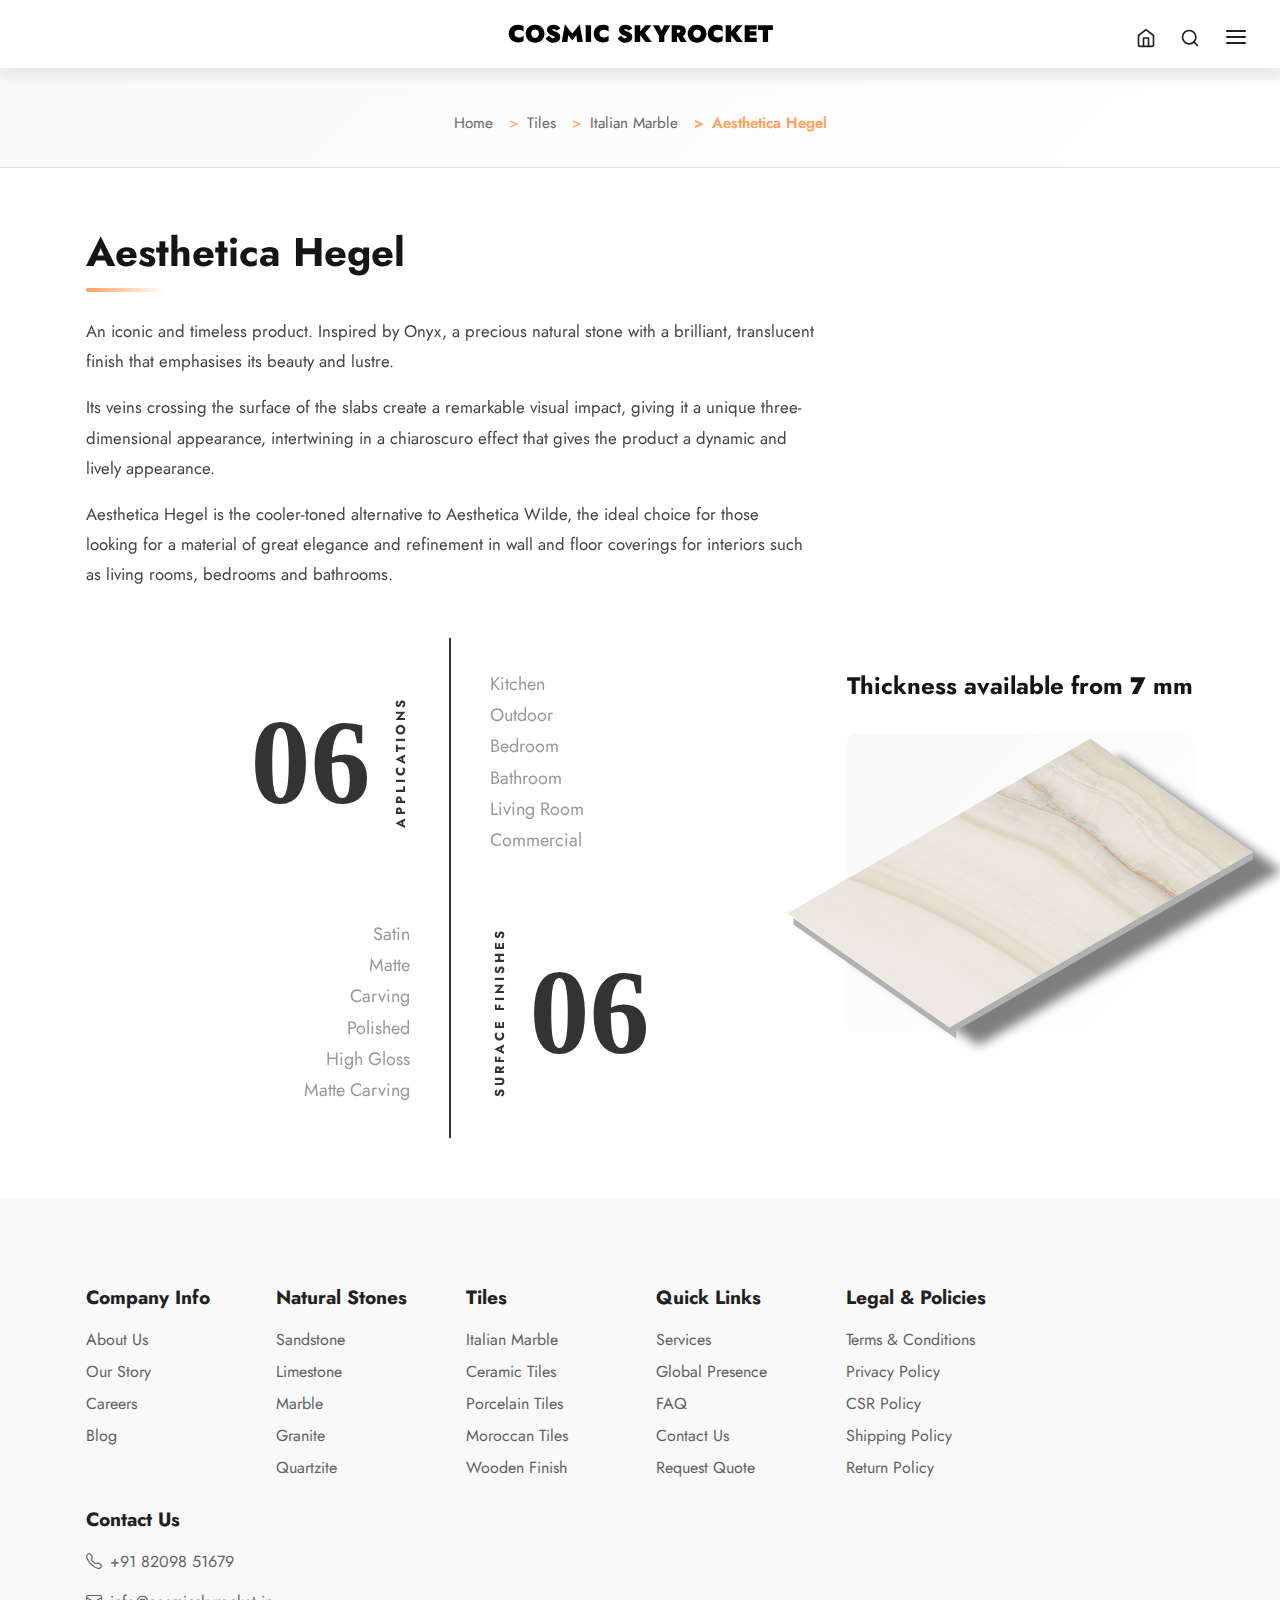
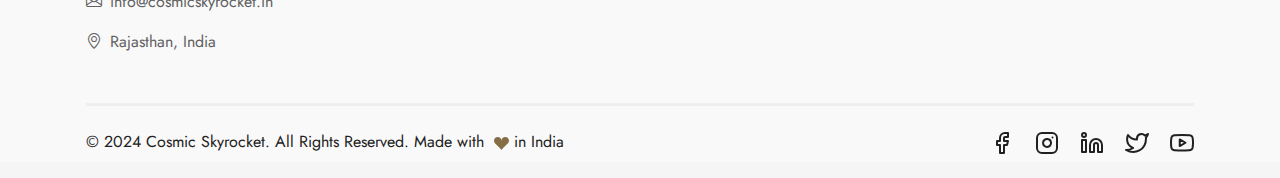
<file: product_details_new.html>
<!DOCTYPE html>
<html lang="en-US" dir="ltr">

  <head>
    <meta charset="utf-8">
    <meta http-equiv="X-UA-Compatible" content="IE=edge">
    <meta name="viewport" content="width=device-width, initial-scale=1">

    <!-- Document Title -->
    <title>Aesthetica Hegel - Italian Marble | Cosmic Skyrocket</title>

    <!-- Favicons -->
    <link rel="apple-touch-icon" sizes="180x180" href="assets/img/favicons/apple-touch-icon.png">
    <link rel="icon" type="image/png" sizes="32x32" href="assets/img/favicons/favicon-32x32.png">
    <link rel="icon" type="image/png" sizes="16x16" href="assets/img/favicons/favicon-16x16.png">
    <link rel="shortcut icon" type="image/x-icon" href="assets/img/favicons/cs-favicon.ico">
    <link rel="manifest" href="assets/img/favicons/manifest.json">
    <meta name="msapplication-TileImage" content="assets/img/favicons/mstile-150x150.png">
    <meta name="theme-color" content="#ffffff">

    <!-- Stylesheets -->
    <link href="assets/css/theme.css" rel="stylesheet" />
    
    <!-- Bootstrap Icons -->
    <link href="https://cdn.jsdelivr.net/npm/bootstrap-icons@1.11.1/font/bootstrap-icons.css" rel="stylesheet">
    
    <!-- AOS CSS -->
    <link href="https://unpkg.com/aos@2.3.1/dist/aos.css" rel="stylesheet">
    
    <style>
      /* Navbar - Shrinked State (No animation, semi-transparent) */
      #mainNavbar {
        background: rgba(255, 255, 255, 0.95);
        backdrop-filter: blur(10px);
        -webkit-backdrop-filter: blur(10px);
        box-shadow: 0 2px 20px rgba(0, 0, 0, 0.1);
      }

      #cosmicBrand {
        position: relative;
      }
      
      #cosmicBrand .fw-bold {
        position: relative;
        z-index: 2;
        color: #000;
        font-weight: 900 !important;
        transition: color 0.3s ease;
      }

      #cosmicBrand .fw-bold:hover {
        color: #FFA15C;
      }

      /* Hamburger Menu Styles */
      .hamburger-menu-overlay {
        position: fixed;
        top: 0;
        right: 0;
        width: 100%;
        height: 100%;
        background-color: rgba(0, 0, 0, 0.5);
        z-index: 20000;
        opacity: 0;
        transition: opacity 0.3s ease;
      }

      .hamburger-menu-overlay.active {
        opacity: 1;
      }

      .hamburger-menu-panel {
        position: absolute;
        top: 0;
        right: -400px;
        width: 400px;
        max-width: 90%;
        height: 100%;
        background-color: #fff;
        box-shadow: -2px 0 10px rgba(0, 0, 0, 0.1);
        overflow-y: auto;
        transition: right 0.3s ease;
        padding: 2rem;
      }

      .hamburger-menu-overlay.active .hamburger-menu-panel {
        right: 0;
      }

      .hamburger-menu-header {
        display: flex;
        justify-content: space-between;
        align-items: center;
        margin-bottom: 2rem;
        padding-bottom: 1rem;
        border-bottom: 2px solid #f0f0f0;
      }

      .hamburger-menu-header h3 {
        font-size: 1.8rem;
        font-weight: 700;
        color: #000;
      }

      .hamburger-menu-content {
        margin-top: 1rem;
      }

      .menu-list {
        list-style: none;
        padding: 0;
        margin: 0;
      }

      .menu-item {
        margin-bottom: 0.5rem;
      }

      .menu-link {
        display: flex;
        justify-content: space-between;
        align-items: center;
        padding: 0.75rem 1rem;
        color: #000;
        text-decoration: none;
        font-size: 1.1rem;
        font-weight: 500;
        border-radius: 8px;
        transition: background-color 0.2s ease, color 0.2s ease;
      }

      .menu-link:hover {
        background-color: #f8f9fa;
        color: #FFA15C;
      }

      .dropdown-icon {
        transition: transform 0.3s ease;
      }

      .menu-item-has-children.active > .menu-link .dropdown-icon,
      .submenu-item-has-children.active > .submenu-link .dropdown-icon {
        transform: rotate(180deg);
      }

      .submenu,
      .sub-submenu {
        list-style: none;
        padding-left: 1.5rem;
        margin: 0;
        max-height: 0;
        overflow: hidden;
        transition: max-height 0.3s ease;
      }

      .menu-item-has-children.active > .submenu,
      .submenu-item-has-children.active > .sub-submenu {
        max-height: 500px;
        margin-top: 0.5rem;
      }

      .submenu-item {
        margin-bottom: 0.25rem;
      }

      .submenu-link,
      .sub-submenu-link {
        display: flex;
        justify-content: space-between;
        align-items: center;
        padding: 0.6rem 1rem;
        color: #666;
        text-decoration: none;
        font-size: 1rem;
        border-radius: 6px;
        transition: background-color 0.2s ease, color 0.2s ease;
      }

      .submenu-link:hover,
      .sub-submenu-link:hover {
        background-color: #f8f9fa;
        color: #FFA15C;
      }

      .sub-submenu {
        padding-left: 1rem;
      }

      .sub-submenu-item {
        margin-bottom: 0.25rem;
      }

      /* Search Overlay Styles */
      .search-overlay {
        position: fixed;
        top: 0;
        left: 0;
        width: 100%;
        height: 100%;
        background: rgba(0, 0, 0, 0.95);
        z-index: 30000;
        display: flex;
        align-items: center;
        justify-content: center;
        opacity: 0;
        visibility: hidden;
        transition: opacity 0.4s ease, visibility 0.4s ease;
      }

      .search-overlay.active {
        opacity: 1;
        visibility: visible;
      }

      .search-container {
        position: relative;
        width: 90%;
        max-width: 800px;
        transform: translateY(-50px);
        transition: transform 0.4s ease;
      }

      .search-overlay.active .search-container {
        transform: translateY(0);
      }

      .search-close-btn {
        position: absolute;
        top: -60px;
        right: 0;
        background: none;
        border: none;
        color: #fff;
        font-size: 2.5rem;
        cursor: pointer;
        transition: transform 0.3s ease, color 0.3s ease;
        padding: 0;
        line-height: 1;
      }

      .search-close-btn:hover {
        transform: rotate(90deg);
        color: #FFA15C;
      }

      .search-input-wrapper {
        position: relative;
        width: 100%;
      }

      .search-input-wrapper input {
        width: 100%;
        padding: 25px 70px 25px 30px;
        font-size: 1.5rem;
        border: 3px solid #FFA15C;
        border-radius: 50px;
        background: #fff;
        color: #151515;
        outline: none;
        transition: all 0.3s ease;
        box-shadow: 0 10px 40px rgba(255, 161, 92, 0.3);
      }

      .search-input-wrapper input:focus {
        border-color: #FF8C3C;
        box-shadow: 0 15px 60px rgba(255, 161, 92, 0.5);
        transform: scale(1.02);
      }

      .search-input-wrapper input::placeholder {
        color: rgba(21, 21, 21, 0.4);
      }

      .search-submit-btn {
        position: absolute;
        right: 10px;
        top: 50%;
        transform: translateY(-50%);
        background: linear-gradient(135deg, #FFA15C, #FF8C3C);
        border: none;
        width: 50px;
        height: 50px;
        border-radius: 50%;
        color: #fff;
        cursor: pointer;
        transition: all 0.3s ease;
        display: flex;
        align-items: center;
        justify-content: center;
      }

      .search-submit-btn:hover {
        transform: translateY(-50%) scale(1.1);
        box-shadow: 0 5px 20px rgba(255, 161, 92, 0.6);
      }

      .search-submit-btn i {
        font-size: 1.2rem;
      }

      .search-suggestions {
        margin-top: 2rem;
        text-align: center;
      }

      .search-suggestions p {
        color: rgba(255, 255, 255, 0.7);
        font-size: 0.9rem;
        margin-bottom: 1rem;
        text-transform: uppercase;
        letter-spacing: 2px;
      }

      .search-tags {
        display: flex;
        flex-wrap: wrap;
        gap: 10px;
        justify-content: center;
      }

      .search-tag {
        padding: 8px 20px;
        background: rgba(255, 161, 92, 0.2);
        border: 1px solid rgba(255, 161, 92, 0.5);
        border-radius: 20px;
        color: #FFA15C;
        text-decoration: none;
        font-size: 0.9rem;
        transition: all 0.3s ease;
        cursor: pointer;
      }

      .search-tag:hover {
        background: #FFA15C;
        color: #fff;
        transform: translateY(-3px);
        box-shadow: 0 5px 15px rgba(255, 161, 92, 0.4);
      }

      /* Breadcrumb Styles */
      .breadcrumb-section {
        padding: 2rem 0;
        background: linear-gradient(135deg, #f9f9f9 0%, #ffffff 100%);
        border-bottom: 1px solid rgba(0, 0, 0, 0.1);
        margin-top: 80px;
        position: relative;
        z-index: 10;
      }

      .breadcrumb {
        background: none;
        padding: 0;
        margin: 0;
      }

      .breadcrumb-item {
        font-size: 0.95rem;
        color: #666;
      }

      .breadcrumb-item + .breadcrumb-item::before {
        content: ">";
        color: #FFA15C;
        padding: 0 0.5rem;
      }

      .breadcrumb-item a {
        color: #666;
        text-decoration: none;
        transition: color 0.3s ease;
      }

      .breadcrumb-item a:hover {
        color: #FFA15C;
      }

      .breadcrumb-item.active {
        color: #FFA15C;
        font-weight: 600;
      }

      /* Product Details Styles */
      .product-details-section {
        padding: 60px 0;
        background: #fff;
      }

      .product-title {
        font-size: 2.5rem;
        font-weight: 700;
        color: #151515;
        margin-bottom: 1.5rem;
        position: relative;
        padding-bottom: 1rem;
      }

      .product-title::after {
        content: '';
        position: absolute;
        bottom: 0;
        left: 0;
        width: 80px;
        height: 4px;
        background: linear-gradient(90deg, #FFA15C, transparent);
        border-radius: 2px;
      }

      .product-description {
        color: #444444;
        line-height: 1.8;
        font-size: 1.05rem;
        margin-bottom: 2rem;
      }

      .gallery-img {
        margin-top: 2rem;
      }

      .gallery-img img {
        width: 100%;
        border-radius: 10px;
        transition: transform 0.3s ease, box-shadow 0.3s ease;
        box-shadow: 0 4px 15px rgba(0, 0, 0, 0.1);
      }

      .gallery-img img:hover {
        transform: scale(1.02);
        box-shadow: 0 8px 25px rgba(255, 161, 92, 0.3);
      }

      /* Vector Image Section */
      .map-container {
        margin-bottom: 3rem;
        position: relative;
        overflow: visible;
        height: 300px;
      }

      .vector-image {
        position: absolute;
        top: -250px;
        right: -120px;
        width: 280px;
        height: auto;
        transform: rotate(45deg);
        box-shadow: 20px 10px 10px rgba(0, 0, 0, 0.2);
        opacity: 0;
        animation: slideDownDiagonal 1.5s ease-out forwards;
        animation-delay: 0.3s;
        z-index: 5;
      }

      @keyframes slideDownDiagonal {
        0% {
          transform: translate(150px, -150px) rotate(45deg);
          opacity: 0;
        }
        100% {
          transform: translate(0, 0) rotate(45deg);
          opacity: 1;
        }
      }

      /* Thickness Section Styles */
      .thickness-section {
        margin-top: 3rem;
        margin-bottom: 3rem;
      }

      .thickness-title {
        font-size: 1.5rem;
        font-weight: 700;
        color: #151515;
        margin-bottom: 2rem;
        text-align: center;
      }

      .thickness-title .animated-number {
        display: inline-block;
        font-weight: 900;
        animation: numberMorph 3s ease-in-out infinite;
        transform-origin: center;
      }

      @keyframes numberMorph {
        0% {
          transform: scale(1);
          color: #151515;
        }
        16.66% {
          transform: scale(1.15);
          color: #FFA15C;
        }
        33.33% {
          transform: scale(1.25);
          color: #FF8C3C;
        }
        50% {
          transform: scale(1.3);
          color: #FF6B1C;
          font-weight: 900;
        }
        66.66% {
          transform: scale(1.25);
          color: #FF8C3C;
        }
        83.33% {
          transform: scale(1.15);
          color: #FFA15C;
        }
        100% {
          transform: scale(1);
          color: #151515;
        }
      }

      .thickness-tile-container {
        display: flex;
        justify-content: center;
        align-items: center;
        min-height: 300px;
        background: linear-gradient(135deg, #f9f9f9 0%, #ffffff 100%);
        border-radius: 10px;
        padding: 2rem;
      }

      .thickness-tile-list {
        position: relative;
        display: flex;
        margin: 0;
        padding: 0;
        list-style: none;
      }

      .thickness-tile-list li {
        list-style: none;
        margin: 0 5px;
      }

      .thickness-tile-list li a {
        text-decoration: none;
        display: block;
        width: 350px;
        height: 180px;
        background: #fff;
        padding-left: 20px;
        text-align: left;
        transform: rotate(-30deg) skew(25deg) translate(0, 0);
        transition: 0.5s;
        box-shadow: 2px 30px 10px rgba(0,0,0,0.5);
        animation: growHeight 2s ease-in-out infinite alternate;
        position: relative;
      }

      @keyframes growHeight {
        0% {
          transform: rotate(-30deg) skew(25deg) translate(0, 0);
        }
        100% {
          transform: rotate(-30deg) skew(25deg) translate(-14px, -14px);
        }
      }

      .thickness-tile-list li a img {
        width: 100%;
        height: 100%;
        object-fit: cover;
        position: absolute;
        top: 0;
        left: 0;
        transition: 0.5s;
      }

      .thickness-tile-list li a::before {
        content: '';
        position: absolute;
        top: 10px;
        left: -6px;
        height: 100%;
        width: 6px;
        background-color: #b1b1b1;
        transition: 0.5s;
        transform: rotate(0deg) skewY(-45deg);
        animation: growLeft 2s ease-in-out infinite alternate;
      }

      @keyframes growLeft {
        0% {
          left: -6px;
          width: 6px;
        }
        100% {
          left: -20px;
          width: 20px;
        }
      }

      .thickness-tile-list li a::after {
        content: '';
        position: absolute;
        bottom: -6px;
        left: -3px;
        height: 6px;
        width: 100%;
        background: #b1b1b1;
        transition: 0.5s;
        transform: rotate(0deg) skewX(-45deg);
        animation: growBottom 2s ease-in-out infinite alternate;
      }

      @keyframes growBottom {
        0% {
          bottom: -6px;
          left: -3px;
          height: 6px;
        }
        100% {
          bottom: -20px;
          left: -10px;
          height: 20px;
        }
      }

      .thickness-tile-list li a:hover {
        transform: rotate(-30deg) skew(25deg) translate(20px, -15px);
        box-shadow: -50px 50px 50px rgba(0,0,0,0.5);
      }

      .thickness-tile-list li:hover a {
        background: #FFA15C;
      }

      .thickness-tile-list li:hover a::before {
        background: #e67e00;
      }

      .thickness-tile-list li:hover a::after {
        background: #ffa500;
      }

      /* Contact Form Styles */
      .contact-form-wrapper {
        background: #f9f9f9;
        padding: 2rem;
        border-radius: 10px;
        box-shadow: 0 4px 15px rgba(0, 0, 0, 0.1);
      }

      .contact-form-title {
        font-size: 1.8rem;
        font-weight: 700;
        color: #151515;
        margin-bottom: 1.5rem;
        position: relative;
        padding-bottom: 0.5rem;
      }

      .contact-form-title::after {
        content: '';
        position: absolute;
        bottom: 0;
        left: 0;
        width: 60px;
        height: 3px;
        background: #FFA15C;
        border-radius: 2px;
      }

      .form-control {
        border: 2px solid #e0e0e0;
        border-radius: 8px;
        padding: 12px 15px;
        font-size: 1rem;
        transition: all 0.3s ease;
      }

      .form-control:focus {
        border-color: #FFA15C;
        box-shadow: 0 0 0 0.2rem rgba(255, 161, 92, 0.25);
        outline: none;
      }

      textarea.form-control {
        min-height: 150px;
        resize: vertical;
      }

      .submit-btn {
        background: linear-gradient(135deg, #FFA15C, #FF8C3C);
        border: none;
        color: #fff;
        padding: 12px 40px;
        font-size: 1rem;
        font-weight: 600;
        border-radius: 25px;
        cursor: pointer;
        transition: all 0.3s ease;
        text-transform: uppercase;
        letter-spacing: 1px;
      }

      .submit-btn:hover {
        transform: translateY(-3px);
        box-shadow: 0 5px 20px rgba(255, 161, 92, 0.4);
      }

      /* Applications and Surface Finishes Component */
      .specifications-container {
        margin-top: 3rem;
        position: relative;
        display: flex;
        align-items: center;
        justify-content: center;
        min-height: 500px;
        width: 100%;
      }

      /* Central vertical line */
      .center-line {
        position: absolute;
        left: 50%;
        top: 0;
        bottom: 0;
        width: 2px;
        background: #333;
        transform: translateX(-50%);
      }

      /* Container for upper section (Applications) */
      .upper-section {
        position: absolute;
        left: 0;
        right: 0;
        top: 0;
        height: 50%;
        display: flex;
        align-items: center;
        justify-content: center;
      }

      /* Container for lower section (Surface Finishes) */
      .lower-section {
        position: absolute;
        left: 0;
        right: 0;
        bottom: 0;
        height: 50%;
        display: flex;
        align-items: center;
        justify-content: center;
      }

      /* Left side of upper section - 06 and APPLICATIONS */
      .upper-left {
        position: absolute;
        left: 0;
        width: 50%;
        display: flex;
        align-items: center;
        justify-content: flex-end;
        gap: 20px;
        padding-right: 40px;
      }

      .upper-left .big-num {
        font-size: 120px;
        font-weight: 700;
        line-height: 1;
        font-family: Georgia, "Times New Roman", serif;
        color: #333;
      }

      .upper-left .vtext {
        writing-mode: vertical-rl;
        text-orientation: mixed;
        transform: rotate(180deg);
        font-weight: 700;
        letter-spacing: 3px;
        font-size: 13px;
        color: #333;
      }

      /* Right side of upper section - Applications list */
      .upper-right {
        position: absolute;
        left: 50%;
        width: 50%;
        display: flex;
        align-items: center;
        padding-left: 40px;
      }

      .upper-right .list-items {
        display: flex;
        flex-direction: column;
        gap: 6px;
        font-size: 18px;
        color: #999;
        line-height: 1.4;
      }

      /* Left side of lower section - Surface finishes list */
      .lower-left {
        position: absolute;
        left: 0;
        width: 50%;
        display: flex;
        align-items: center;
        justify-content: flex-end;
        padding-right: 40px;
      }

      .lower-left .list-items {
        display: flex;
        flex-direction: column;
        gap: 6px;
        font-size: 18px;
        color: #999;
        line-height: 1.4;
        text-align: right;
      }

      /* Right side of lower section - SURFACE FINISHES and 06 */
      .lower-right {
        position: absolute;
        left: 50%;
        width: 50%;
        display: flex;
        align-items: center;
        gap: 20px;
        padding-left: 40px;
      }

      .lower-right .vtext {
        writing-mode: vertical-rl;
        text-orientation: mixed;
        transform: rotate(180deg);
        font-weight: 700;
        letter-spacing: 3px;
        font-size: 13px;
        color: #333;
      }

      .lower-right .big-num {
        font-size: 120px;
        font-weight: 700;
        line-height: 1;
        font-family: Georgia, "Times New Roman", serif;
        color: #333;
      }

      /* Responsive */
      @media (max-width: 768px) {
        .hamburger-menu-panel {
          width: 320px;
        }

        .product-title {
          font-size: 2rem;
        }

        .breadcrumb-section {
          margin-top: 70px;
        }

        .specifications-container {
          min-height: 400px;
        }

        .upper-left .big-num,
        .lower-right .big-num {
          font-size: 80px;
        }

        .upper-left,
        .upper-right,
        .lower-left,
        .lower-right {
          padding-left: 20px;
          padding-right: 20px;
        }

        .upper-right .list-items,
        .lower-left .list-items {
          font-size: 16px;
        }

        .thickness-tile-container {
          min-height: 250px;
          padding: 1rem;
        }

        .thickness-tile-list li a {
          width: 280px;
          height: 150px;
        }

        .thickness-title {
          font-size: 1.2rem;
        }
      }
    </style>

  </head>

  <body>

    <!-- Main Content -->
    <div class="main-wrapper">
      <main class="main" id="top">
        
        <!-- NAVBAR - Shrinked State -->
        <nav id="mainNavbar" class="navbar navbar-expand-lg navbar-light fixed-top d-block" style="padding-top: 1rem; padding-bottom: 1rem;">
          <div class="container d-flex justify-content-center align-items-center">
            <a id="cosmicBrand" class="navbar-brand d-inline-flex text-center" href="index.html" style="font-size: 1.5rem; margin: 0;">
              <span class="fw-bold" style="font-weight: 900;">COSMIC SKYROCKET</span>
            </a>
          </div>
        </nav>
        
        <!-- Fixed Icons in top-right corner -->
        <div class="position-fixed d-flex align-items-center" style="top: 1.5rem; right: 2rem; z-index: 10000; gap: 1.5rem;">
          <a class="text-1000" href="index.html" title="Home">
            <svg class="feather feather-home" xmlns="http://www.w3.org/2000/svg" width="20" height="20" viewBox="0 0 24 24" fill="none" stroke="currentColor" stroke-width="2" stroke-linecap="round" stroke-linejoin="round">
              <path d="M3 9l9-7 9 7v11a2 2 0 0 1-2 2H5a2 2 0 0 1-2-2z"></path>
              <polyline points="9 22 9 12 15 12 15 22"></polyline>
            </svg>
          </a>
          <button id="searchBtn" class="btn btn-link text-1000 p-0" title="Search" style="border: none; background: none;">
            <svg class="feather feather-search" xmlns="http://www.w3.org/2000/svg" width="20" height="20" viewBox="0 0 24 24" fill="none" stroke="currentColor" stroke-width="2" stroke-linecap="round" stroke-linejoin="round">
              <circle cx="11" cy="11" r="8"></circle>
              <line x1="21" y1="21" x2="16.65" y2="16.65"></line>
            </svg>
          </button>
          <button id="hamburgerMenuBtn" class="btn btn-link text-1000 p-0" title="Menu" style="border: none; background: none;">
            <svg class="feather feather-menu" xmlns="http://www.w3.org/2000/svg" width="24" height="24" viewBox="0 0 24 24" fill="none" stroke="currentColor" stroke-width="2" stroke-linecap="round" stroke-linejoin="round">
              <line x1="3" y1="12" x2="21" y2="12"></line>
              <line x1="3" y1="6" x2="21" y2="6"></line>
              <line x1="3" y1="18" x2="21" y2="18"></line>
            </svg>
          </button>
        </div>
        
        <!-- Hamburger Menu Overlay -->
        <div id="hamburgerMenuOverlay" class="hamburger-menu-overlay" style="display: none;">
          <div class="hamburger-menu-panel">
            <div class="hamburger-menu-header">
              <h3 class="mb-0">Cosmic Skyrocket</h3>
              <button id="closeMenuBtn" class="btn btn-link text-dark p-0" style="font-size: 2rem; border: none; background: none;">
                <svg xmlns="http://www.w3.org/2000/svg" width="28" height="28" viewBox="0 0 24 24" fill="none" stroke="currentColor" stroke-width="2" stroke-linecap="round" stroke-linejoin="round">
                  <line x1="18" y1="6" x2="6" y2="18"></line>
                  <line x1="6" y1="6" x2="18" y2="18"></line>
                </svg>
              </button>
            </div>
            <nav class="hamburger-menu-content">
              <ul class="menu-list">
                <li class="menu-item">
                  <a href="index.html" class="menu-link">Home</a>
                </li>
                <li class="menu-item">
                  <a href="#!" class="menu-link">About us</a>
                </li>
                <li class="menu-item">
                  <a href="#!" class="menu-link">Blogs</a>
                </li>
                <li class="menu-item menu-item-has-children">
                  <a href="#!" class="menu-link menu-dropdown-toggle">
                    Natural Stone
                    <svg class="dropdown-icon" xmlns="http://www.w3.org/2000/svg" width="16" height="16" viewBox="0 0 24 24" fill="none" stroke="currentColor" stroke-width="2" stroke-linecap="round" stroke-linejoin="round">
                      <polyline points="6 9 12 15 18 9"></polyline>
                    </svg>
                  </a>
                  <ul class="submenu">
                    <li class="submenu-item">
                      <a href="#!" class="submenu-link">Sandstone</a>
                    </li>
                    <li class="submenu-item">
                      <a href="#!" class="submenu-link">Limestone</a>
                    </li>
                  </ul>
                </li>
                <li class="menu-item menu-item-has-children">
                  <a href="#!" class="menu-link menu-dropdown-toggle">
                    Tiles
                    <svg class="dropdown-icon" xmlns="http://www.w3.org/2000/svg" width="16" height="16" viewBox="0 0 24 24" fill="none" stroke="currentColor" stroke-width="2" stroke-linecap="round" stroke-linejoin="round">
                      <polyline points="6 9 12 15 18 9"></polyline>
                    </svg>
                  </a>
                  <ul class="submenu">
                    <li class="submenu-item">
                      <a href="#!" class="submenu-link">Italian</a>
                    </li>
                    <li class="submenu-item">
                      <a href="#!" class="submenu-link">Material</a>
                    </li>
                    <li class="submenu-item submenu-item-has-children">
                      <a href="#!" class="submenu-link submenu-dropdown-toggle">
                        Other Stone
                        <svg class="dropdown-icon" xmlns="http://www.w3.org/2000/svg" width="14" height="14" viewBox="0 0 24 24" fill="none" stroke="currentColor" stroke-width="2" stroke-linecap="round" stroke-linejoin="round">
                          <polyline points="6 9 12 15 18 9"></polyline>
                        </svg>
                      </a>
                      <ul class="sub-submenu">
                        <li class="sub-submenu-item">
                          <a href="#!" class="sub-submenu-link">Morrocan</a>
                        </li>
                        <li class="sub-submenu-item">
                          <a href="#!" class="sub-submenu-link">Wooden</a>
                        </li>
                      </ul>
                    </li>
                  </ul>
                </li>
                <li class="menu-item">
                  <a href="#!" class="menu-link">Packaging</a>
                </li>
              </ul>
            </nav>
          </div>
        </div>
        
        <!-- Search Overlay -->
        <div id="searchOverlay" class="search-overlay">
          <div class="search-container">
            <button id="closeSearchBtn" class="search-close-btn" aria-label="Close Search">
              <svg xmlns="http://www.w3.org/2000/svg" width="40" height="40" viewBox="0 0 24 24" fill="none" stroke="currentColor" stroke-width="2" stroke-linecap="round" stroke-linejoin="round">
                <line x1="18" y1="6" x2="6" y2="18"></line>
                <line x1="6" y1="6" x2="18" y2="18"></line>
              </svg>
            </button>
            
            <div class="search-input-wrapper">
              <form id="searchForm" action="#" method="get">
                <input 
                  type="text" 
                  id="searchInput" 
                  placeholder="Search for tiles, stones, products..." 
                  autocomplete="off"
                  autofocus
                />
                <button type="submit" class="search-submit-btn" aria-label="Search">
                  <i class="bi bi-search"></i>
                </button>
              </form>
            </div>
            
            <div class="search-suggestions">
              <p>Popular Searches</p>
              <div class="search-tags">
                <a href="#!" class="search-tag">Natural Stone</a>
                <a href="#!" class="search-tag">Sandstone</a>
                <a href="#!" class="search-tag">Limestone</a>
                <a href="#!" class="search-tag">Italian Tiles</a>
                <a href="#!" class="search-tag">Moroccan Tiles</a>
                <a href="#!" class="search-tag">Ceramic Tiles</a>
                <a href="#!" class="search-tag">Porcelain</a>
                <a href="#!" class="search-tag">Wooden Finish</a>
              </div>
            </div>
          </div>
        </div>

        <!-- Breadcrumb Section -->
        <section class="breadcrumb-section">
          <div class="container">
            <div class="row">
              <div class="col-lg-12">
                <nav aria-label="breadcrumb">
                  <ol class="breadcrumb justify-content-center">
                    <li class="breadcrumb-item"><a href="index.html">Home</a></li>
                    <li class="breadcrumb-item"><a href="#!">Tiles</a></li>
                    <li class="breadcrumb-item"><a href="#!">Italian Marble</a></li>
                    <li class="breadcrumb-item active" aria-current="page">Aesthetica Hegel</li>
                  </ol>
                </nav>
              </div>
            </div>
          </div>
        </section>

        <!-- Product Details Section -->
        <section class="product-details-section">
          <div class="container">
            <div class="row">
              
              <!-- Left Column - Product Description & Gallery -->
              <div class="col-lg-8">
                <h1 class="product-title" data-aos="fade-up">Aesthetica Hegel</h1>
                
                <div class="product-description" data-aos="fade-up" data-aos-delay="100">
                  <p>An iconic and timeless product. Inspired by Onyx, a precious natural stone with a brilliant, translucent finish that emphasises its beauty and lustre.</p>
                  
                  <p>Its veins crossing the surface of the slabs create a remarkable visual impact, giving it a unique three-dimensional appearance, intertwining in a chiaroscuro effect that gives the product a dynamic and lively appearance.</p>
                  
                  <p>Aesthetica Hegel is the cooler-toned alternative to Aesthetica Wilde, the ideal choice for those looking for a material of great elegance and refinement in wall and floor coverings for interiors such as living rooms, bedrooms and bathrooms.</p>
                </div>

                <!-- Applications and Surface Finishes Component -->
                <div class="specifications-container" data-aos="fade-up" data-aos-delay="300">
                  <!-- Central vertical line -->
                  <div class="center-line"></div>

                  <!-- Upper Section: Applications -->
                  <div class="upper-section">
                    <!-- Left: 06 and APPLICATIONS vertical text -->
                    <div class="upper-left">
                      <div class="big-num">06</div>
                      <div class="vtext">APPLICATIONS</div>
                    </div>

                    <!-- Right: Applications list -->
                    <div class="upper-right">
                      <div class="list-items">
                        <div>Kitchen</div>
                        <div>Outdoor</div>
                        <div>Bedroom</div>
                        <div>Bathroom</div>
                        <div>Living Room</div>
                        <div>Commercial</div>
                      </div>
                    </div>
                  </div>

                  <!-- Lower Section: Surface Finishes -->
                  <div class="lower-section">
                    <!-- Left: Surface finishes list (right-aligned) -->
                    <div class="lower-left">
                      <div class="list-items">
                        <div>Satin</div>
                        <div>Matte</div>
                        <div>Carving</div>
                        <div>Polished</div>
                        <div>High Gloss</div>
                        <div>Matte Carving</div>
                      </div>
                    </div>

                    <!-- Right: SURFACE FINISHES vertical text and 06 -->
                    <div class="lower-right">
                      <div class="vtext">SURFACE FINISHES</div>
                      <div class="big-num">06</div>
                    </div>
                  </div>
                </div>

                
              </div>

              <!-- Right Column - Vector Image & Contact Form -->
              <div class="col-lg-4">
                <div class="map-container">
                  <img src="assets/img/tiles/aesthetica hegel/vector.jpg" alt="Aesthetica Hegel Vector" class="vector-image">
                </div>

                <br>
                <br>

                <!-- Thickness Section -->
                <div class="thickness-section" data-aos="fade-up" data-aos-delay="400">
                  <h3 class="thickness-title">Thickness available from <span class="animated-number">6</span> mm</h3>
                  <div class="thickness-tile-container">
                    <ul class="thickness-tile-list">
                      <li>
                        <a href="#">
                          <img src="assets/img/tiles/aesthetica hegel/vector.jpg" alt="Thickness Vector">
                        </a>
                      </li>
                    </ul>
                  </div>
                </div>

                <!-- Application and Surface finishes -->

                
                
                


                <!-- Application and Surface finishes -->


              </div>

            </div>
          </div>
        </section>

        <!-- FOOTER -->
        <section class="py-0 pt-7" style="background-color: #f9f9f9;">
          <div class="container">
            <div class="row">
              
              <!-- Company Info -->
              <div class="col-6 col-lg-2 mb-3">
                <h5 class="lh-lg fw-bold text-1000">Company Info</h5>
                <ul class="list-unstyled mb-md-4 mb-lg-0">
                  <li class="lh-lg"><a class="text-800 text-decoration-none" href="index.html#about">About Us</a></li>
                  <li class="lh-lg"><a class="text-800 text-decoration-none" href="#!">Our Story</a></li>
                  <li class="lh-lg"><a class="text-800 text-decoration-none" href="#!">Careers</a></li>
                  <li class="lh-lg"><a class="text-800 text-decoration-none" href="#!">Blog</a></li>
                </ul>
              </div>

              <!-- Natural Stones -->
              <div class="col-6 col-lg-2 mb-3">
                <h5 class="lh-lg fw-bold text-1000">Natural Stones</h5>
                <ul class="list-unstyled mb-md-4 mb-lg-0">
                  <li class="lh-lg"><a class="text-800 text-decoration-none" href="#!">Sandstone</a></li>
                  <li class="lh-lg"><a class="text-800 text-decoration-none" href="#!">Limestone</a></li>
                  <li class="lh-lg"><a class="text-800 text-decoration-none" href="#!">Marble</a></li>
                  <li class="lh-lg"><a class="text-800 text-decoration-none" href="#!">Granite</a></li>
                  <li class="lh-lg"><a class="text-800 text-decoration-none" href="#!">Quartzite</a></li>
                </ul>
              </div>

              <!-- Tiles -->
              <div class="col-6 col-lg-2 mb-3">
                <h5 class="lh-lg fw-bold text-1000">Tiles</h5>
                <ul class="list-unstyled mb-md-4 mb-lg-0">
                  <li class="lh-lg"><a class="text-800 text-decoration-none" href="#!">Italian Marble</a></li>
                  <li class="lh-lg"><a class="text-800 text-decoration-none" href="#!">Ceramic Tiles</a></li>
                  <li class="lh-lg"><a class="text-800 text-decoration-none" href="#!">Porcelain Tiles</a></li>
                  <li class="lh-lg"><a class="text-800 text-decoration-none" href="#!">Moroccan Tiles</a></li>
                  <li class="lh-lg"><a class="text-800 text-decoration-none" href="#!">Wooden Finish</a></li>
                </ul>
              </div>

              <!-- Quick Links -->
              <div class="col-6 col-lg-2 mb-3">
                <h5 class="lh-lg fw-bold text-1000">Quick Links</h5>
                <ul class="list-unstyled mb-md-4 mb-lg-0">
                  <li class="lh-lg"><a class="text-800 text-decoration-none" href="index.html#services">Services</a></li>
                  <li class="lh-lg"><a class="text-800 text-decoration-none" href="index.html#global-presence">Global Presence</a></li>
                  <li class="lh-lg"><a class="text-800 text-decoration-none" href="index.html#faq">FAQ</a></li>
                  <li class="lh-lg"><a class="text-800 text-decoration-none" href="#!">Contact Us</a></li>
                  <li class="lh-lg"><a class="text-800 text-decoration-none" href="#!">Request Quote</a></li>
                </ul>
              </div>

              <!-- Legal & Policies -->
              <div class="col-6 col-lg-2 mb-3">
                <h5 class="lh-lg fw-bold text-1000">Legal & Policies</h5>
                <ul class="list-unstyled mb-md-4 mb-lg-0">
                  <li class="lh-lg"><a class="text-800 text-decoration-none" href="#!">Terms & Conditions</a></li>
                  <li class="lh-lg"><a class="text-800 text-decoration-none" href="#!">Privacy Policy</a></li>
                  <li class="lh-lg"><a class="text-800 text-decoration-none" href="#!">CSR Policy</a></li>
                  <li class="lh-lg"><a class="text-800 text-decoration-none" href="#!">Shipping Policy</a></li>
                  <li class="lh-lg"><a class="text-800 text-decoration-none" href="#!">Return Policy</a></li>
                </ul>
              </div>

              <!-- Contact Information -->
              <div class="col-12 col-md-6 col-lg-3 mb-3">
                <h5 class="lh-lg fw-bold text-1000">Contact Us</h5>
                <ul class="list-unstyled mb-md-4 mb-lg-0">
                  <li class="lh-lg mb-2">
                    <a class="text-800 text-decoration-none d-flex align-items-center" href="tel:+918209851679">
                      <i class="bi bi-telephone me-2 flex-shrink-0"></i><span>+91 82098 51679</span>
                    </a>
                  </li>
                  <li class="lh-lg mb-2">
                    <a class="text-800 text-decoration-none d-flex align-items-center" href="mailto:info@cosmicskyrocket.in">
                      <i class="bi bi-envelope me-2 flex-shrink-0"></i><span class="text-break">info@cosmicskyrocket.in</span>
                    </a>
                  </li>
                  <li class="lh-lg">
                    <span class="text-800 d-flex align-items-center">
                      <i class="bi bi-geo-alt me-2 flex-shrink-0"></i><span>Rajasthan, India</span>
                    </span>
                  </li>
                </ul>
              </div>
              
            </div>
            
            <div class="border-bottom border-3 mt-4"></div>
            
            <div class="row flex-center my-3">
              <div class="col-md-6 order-1 order-md-0">
                <p class="my-2 text-1000 text-center text-md-start"> 
                  &copy; 2024 Cosmic Skyrocket. All Rights Reserved. Made with&nbsp;
                  <svg class="bi bi-suit-heart-fill" xmlns="http://www.w3.org/2000/svg" width="15" height="15" fill="#856D46" viewBox="0 0 16 16">
                    <path d="M4 1c2.21 0 4 1.755 4 3.92C8 2.755 9.79 1 12 1s4 1.755 4 3.92c0 3.263-3.234 4.414-7.608 9.608a.513.513 0 0 1-.784 0C3.234 9.334 0 8.183 0 4.92 0 2.755 1.79 1 4 1z"></path>
                  </svg>&nbsp;in India
                </p>
              </div>
              <div class="col-md-6">
                <div class="text-center text-md-end">
                  <a href="#!" class="text-decoration-none me-3" title="Facebook"><span data-feather="facebook"></span></a>
                  <a href="#!" class="text-decoration-none me-3" title="Instagram"><span data-feather="instagram"></span></a>
                  <a href="#!" class="text-decoration-none me-3" title="LinkedIn"><span data-feather="linkedin"></span></a>
                  <a href="#!" class="text-decoration-none me-3" title="Twitter"><span data-feather="twitter"></span></a>
                  <a href="#!" class="text-decoration-none" title="YouTube"><span data-feather="youtube"></span></a>
                </div>
              </div>
            </div>
          </div>
        </section>

      </main>
    </div>

    <!-- JavaScripts -->
    <script src="vendors/@popperjs/popper.min.js"></script>
    <script src="vendors/bootstrap/bootstrap.min.js"></script>
    <script src="vendors/is/is.min.js"></script>
    <script src="https://polyfill.io/v3/polyfill.min.js?features=window.scroll"></script>
    <script src="vendors/feather-icons/feather.min.js"></script>
    <script>
      feather.replace();
    </script>
    <script src="assets/js/theme.js"></script>

    <!-- AOS JS -->
    <script src="https://unpkg.com/aos@2.3.1/dist/aos.js"></script>

    <!-- Initialize AOS -->
    <script>
      AOS.init({
        duration: 600,
        easing: 'ease-in-out',
        once: true,
        mirror: false,
        offset: 100
      });
    </script>

    <!-- Hamburger Menu & Search Script -->
    <script>
      document.addEventListener('DOMContentLoaded', function() {
        // Hamburger Menu Toggle
        const hamburgerBtn = document.getElementById('hamburgerMenuBtn');
        const closeMenuBtn = document.getElementById('closeMenuBtn');
        const menuOverlay = document.getElementById('hamburgerMenuOverlay');
        
        // Open menu
        hamburgerBtn.addEventListener('click', function() {
          menuOverlay.style.display = 'block';
          setTimeout(function() {
            menuOverlay.classList.add('active');
          }, 10);
        });
        
        // Close menu
        function closeMenu() {
          menuOverlay.classList.remove('active');
          setTimeout(function() {
            menuOverlay.style.display = 'none';
          }, 300);
        }
        
        closeMenuBtn.addEventListener('click', closeMenu);
        
        // Close menu when clicking overlay
        menuOverlay.addEventListener('click', function(e) {
          if (e.target === menuOverlay) {
            closeMenu();
          }
        });
        
        // Dropdown Toggle
        const dropdownToggles = document.querySelectorAll('.menu-dropdown-toggle, .submenu-dropdown-toggle');
        
        dropdownToggles.forEach(function(toggle) {
          toggle.addEventListener('click', function(e) {
            e.preventDefault();
            const parentItem = this.parentElement;
            const wasActive = parentItem.classList.contains('active');
            
            // Close all sibling dropdowns
            const siblings = Array.from(parentItem.parentElement.children);
            siblings.forEach(function(sibling) {
              if (sibling !== parentItem) {
                sibling.classList.remove('active');
              }
            });
            
            // Toggle current dropdown
            if (wasActive) {
              parentItem.classList.remove('active');
            } else {
              parentItem.classList.add('active');
            }
          });
        });
        
        // Search Overlay Functionality
        const searchBtn = document.getElementById('searchBtn');
        const searchOverlay = document.getElementById('searchOverlay');
        const closeSearchBtn = document.getElementById('closeSearchBtn');
        const searchInput = document.getElementById('searchInput');
        const searchForm = document.getElementById('searchForm');
        
        // Open search overlay
        searchBtn.addEventListener('click', function() {
          searchOverlay.classList.add('active');
          document.body.style.overflow = 'hidden';
          setTimeout(() => {
            searchInput.focus();
          }, 400);
        });
        
        // Close search overlay
        closeSearchBtn.addEventListener('click', function() {
          searchOverlay.classList.remove('active');
          document.body.style.overflow = '';
          searchInput.value = '';
        });
        
        // Close on overlay click
        searchOverlay.addEventListener('click', function(e) {
          if (e.target === searchOverlay) {
            searchOverlay.classList.remove('active');
            document.body.style.overflow = '';
            searchInput.value = '';
          }
        });
        
        // Close on ESC key
        document.addEventListener('keydown', function(e) {
          if (e.key === 'Escape' && searchOverlay.classList.contains('active')) {
            searchOverlay.classList.remove('active');
            document.body.style.overflow = '';
            searchInput.value = '';
          }
        });
        
        // Handle search form submission
        searchForm.addEventListener('submit', function(e) {
          e.preventDefault();
          const searchTerm = searchInput.value.trim();
          if (searchTerm) {
            console.log('Searching for:', searchTerm);
            alert('Searching for: ' + searchTerm);
          }
        });
        
        // Handle search tag clicks
        const searchTags = document.querySelectorAll('.search-tag');
        searchTags.forEach(function(tag) {
          tag.addEventListener('click', function(e) {
            e.preventDefault();
            const tagText = this.textContent;
            searchInput.value = tagText;
            searchInput.focus();
          });
        });

        // Contact Form Submission
        const contactForm = document.getElementById('contactForm');
        if (contactForm) {
          contactForm.addEventListener('submit', function(e) {
            e.preventDefault();
            alert('Thank you for your message! We will get back to you soon.');
            contactForm.reset();
          });
        }

        // Animated Number - Morph from 6 to 9
        const animatedNumber = document.querySelector('.animated-number');
        if (animatedNumber) {
          const numbers = [6, 7, 8, 9, 8, 7];
          let currentIndex = 0;
          
          // Start immediately
          animatedNumber.textContent = numbers[currentIndex];
          
          setInterval(function() {
            currentIndex = (currentIndex + 1) % numbers.length;
            animatedNumber.textContent = numbers[currentIndex];
          }, 500); // Change number every 0.5 seconds
        }
      });
    </script>

    <link href="https://fonts.googleapis.com/css2?family=Jost:wght@200;300;400;500;600;700;800;900&amp;display=swap" rel="stylesheet">
  </body>

</html>
</file>
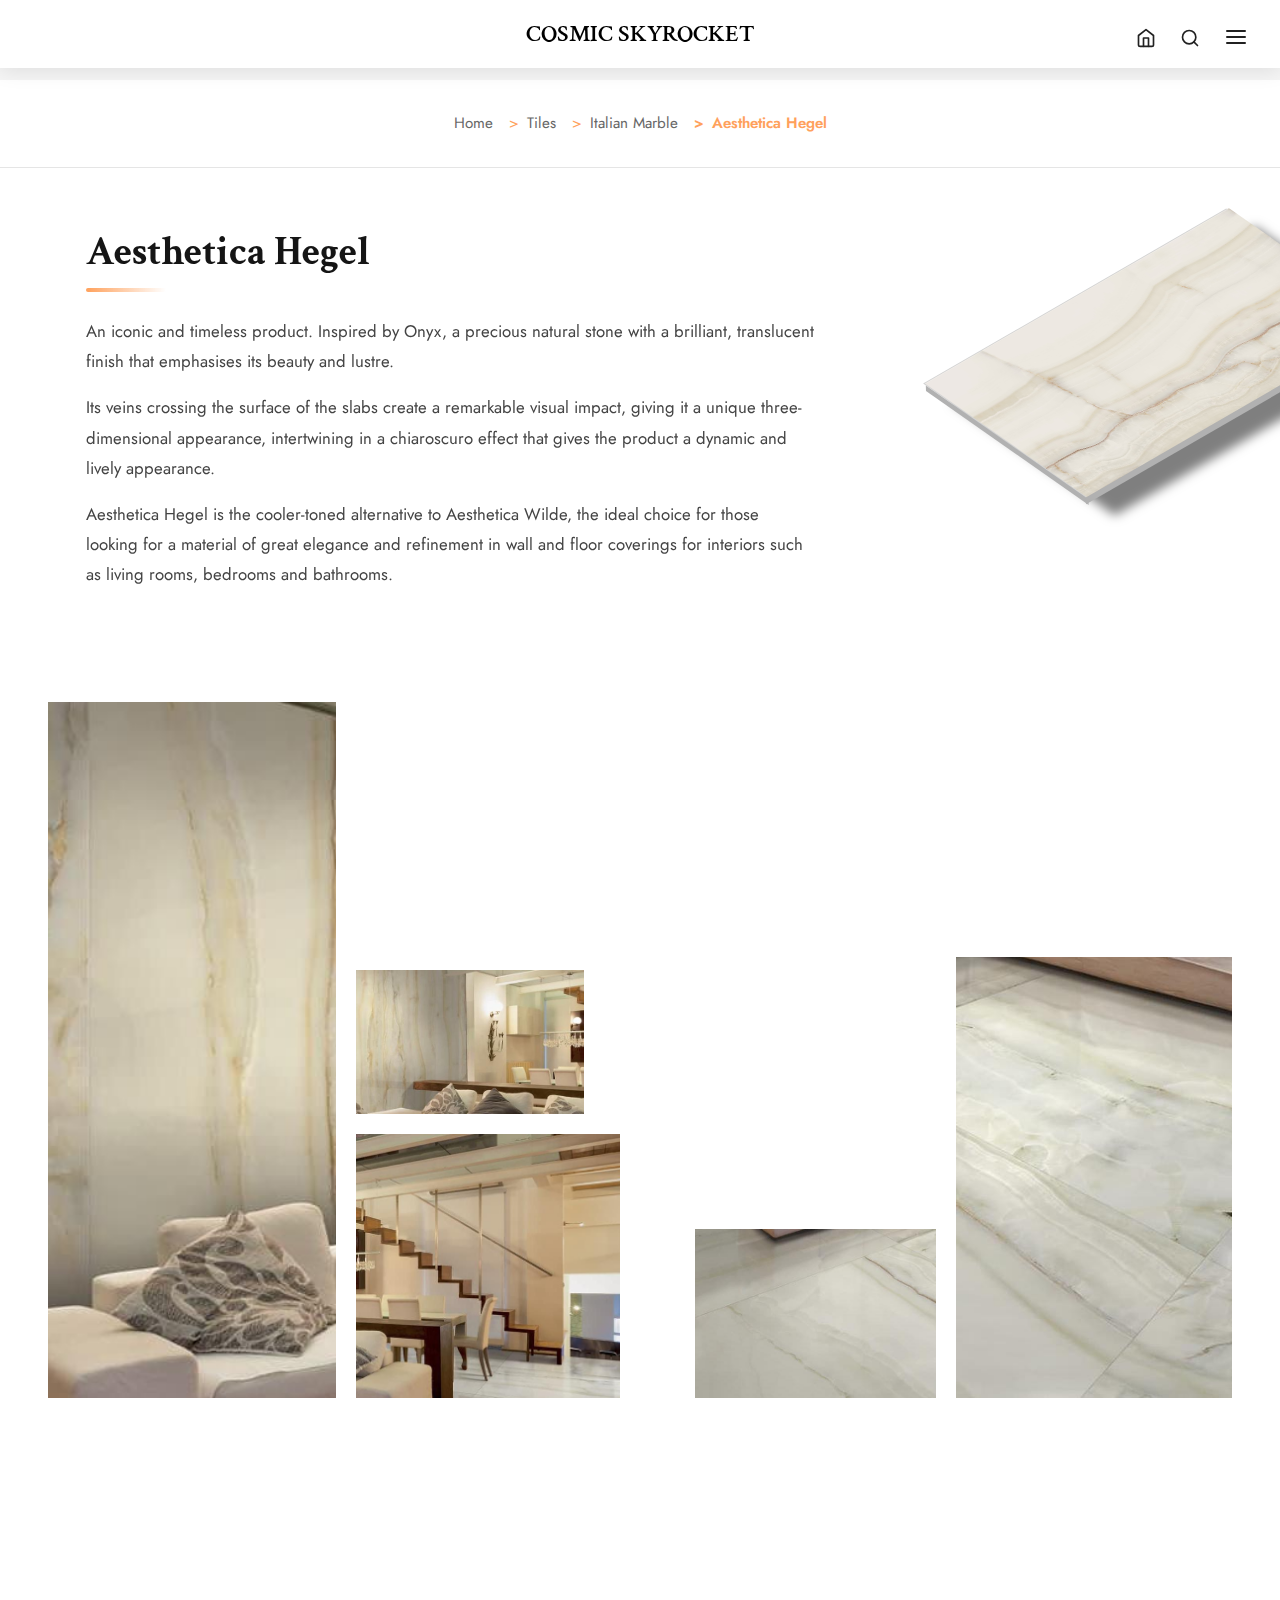
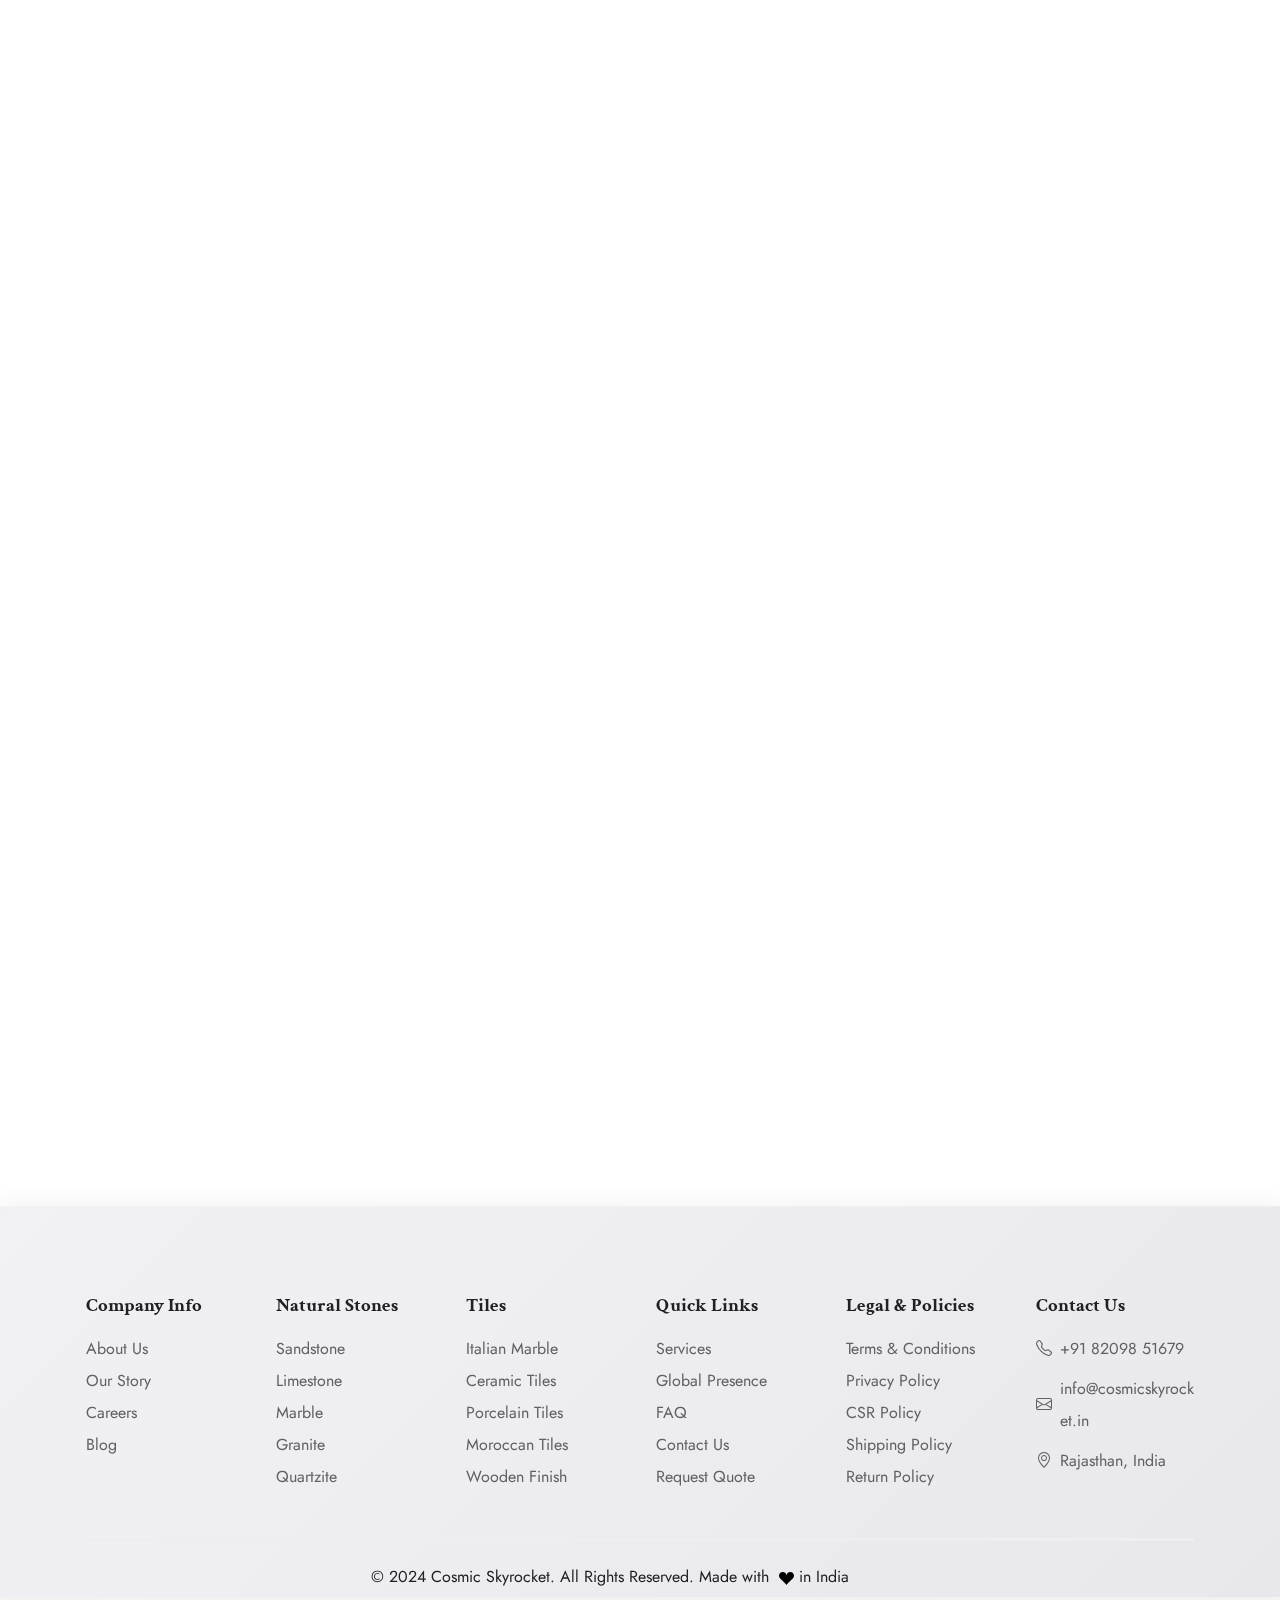
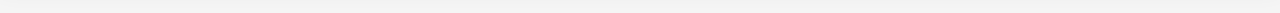
<file: product_details/tiles/Italian Marble/Italian_marble_design_1.html>
<!DOCTYPE html>
<html lang="en-US" dir="ltr">

  <head>
    <meta charset="utf-8">
    <meta http-equiv="X-UA-Compatible" content="IE=edge">
    <meta name="viewport" content="width=device-width, initial-scale=1">

    <!-- Document Title -->
    <title>Aesthetica Hegel - Italian Marble | Cosmic Skyrocket</title>

    <!-- Favicons -->
    <link rel="apple-touch-icon" sizes="180x180" href="../../../assets/img/favicons/apple-touch-icon.png">
    <link rel="icon" type="image/png" sizes="32x32" href="../../../assets/img/favicons/favicon-32x32.png">
    <link rel="icon" type="image/png" sizes="16x16" href="../../../assets/img/favicons/favicon-16x16.png">
    <link rel="shortcut icon" type="image/x-icon" href="../../../assets/img/favicons/cs-favicon.ico">
    <link rel="manifest" href="../../../assets/img/favicons/manifest.json">
    <meta name="msapplication-TileImage" content="../../../assets/img/favicons/mstile-150x150.png">
    <meta name="theme-color" content="#ffffff">

    <!-- Stylesheets -->
    <link href="../../../assets/css/theme.css" rel="stylesheet" />
    
    <!-- Bootstrap Icons -->
    <link href="https://cdn.jsdelivr.net/npm/bootstrap-icons@1.11.1/font/bootstrap-icons.css" rel="stylesheet">
    
    <!-- AOS CSS -->
    <link href="https://unpkg.com/aos@2.3.1/dist/aos.css" rel="stylesheet">
    
    <!-- Google Fonts - Cinzel -->
    <link href="https://fonts.googleapis.com/css2?family=Cinzel:wght@400;500;600;700;800;900&display=swap" rel="stylesheet">
    
    <!-- Google Fonts - Crimson Text -->
    <link href="https://fonts.googleapis.com/css2?family=Crimson+Text:wght@400;600;700&display=swap" rel="stylesheet">
    
    <!-- Google Fonts - Sacramento -->
    <link href="https://fonts.googleapis.com/css2?family=Sacramento&display=swap" rel="stylesheet">
    
    <!-- Google Fonts - Lora -->
    <link href="https://fonts.googleapis.com/css2?family=Lora:ital,wght@0,400;0,500;0,600;0,700;1,400;1,500;1,600;1,700&display=swap" rel="stylesheet">
    
    <style>
      /* Prevent horizontal scroll */
      html, body {
        overflow-x: hidden;
        max-width: 100%;
      }

      /* Apply Crimson Text font to all headings */
      h1, h2, h3, h4, h5, h6,
      .product-title {
        font-family: 'Crimson Text', serif !important;
      }

      /* Navbar Icons Hover Effect */
      .text-1000 svg,
      .text-1000 .feather {
        transition: stroke 0.3s ease, transform 0.3s ease;
      }

      .text-1000:hover svg,
      .text-1000:hover .feather {
        stroke: #000000 !important;
        transform: scale(1.15);
      }

      /* Button hover effects for search and menu */
      #searchBtn,
      #hamburgerMenuBtn {
        transition: transform 0.3s ease;
      }

      #searchBtn:hover svg,
      #hamburgerMenuBtn:hover svg {
        stroke: #000000 !important;
        transform: scale(1.15);
      }

      /* Navbar - Shrinked State (No animation, semi-transparent) */
      #mainNavbar {
        background: rgba(255, 255, 255, 0.95);
        backdrop-filter: blur(10px);
        -webkit-backdrop-filter: blur(10px);
        box-shadow: 0 2px 20px rgba(0, 0, 0, 0.1);
      }

      /* Glass morphism video effect for COSMIC SKYROCKET text */
      #cosmicBrand {
        position: relative;
      }
      
      #cosmicBrand .fw-bold {
        position: relative;
        z-index: 2;
        color: #000;
        font-family: 'Crimson Text', serif !important;
        font-weight: 600 !important;
        transition: color 0.3s ease;
      }
      
      #cosmicBrand .fw-bold:hover {
        color: #6d5a38;
      }
      
      #tagline {
        color: #666666 !important;
        font-family: 'Sacramento', cursive !important;
        font-size: 0.9rem !important;
      }

      /* Hamburger Menu Styles */
      .hamburger-menu-overlay {
        position: fixed;
        top: 0;
        right: 0;
        width: 100%;
        height: 100%;
        background-color: rgba(0, 0, 0, 0.5);
        z-index: 20000;
        opacity: 0;
        transition: opacity 0.3s ease;
      }

      .hamburger-menu-overlay.active {
        opacity: 1;
      }

      .hamburger-menu-panel {
        position: absolute;
        top: 0;
        right: -400px;
        width: 400px;
        max-width: 90%;
        height: 100%;
        background: rgba(255, 255, 255, 0.25);
        backdrop-filter: blur(20px);
        -webkit-backdrop-filter: blur(20px);
        border-left: 1px solid rgba(255, 255, 255, 0.4);
        box-shadow: -2px 0 30px rgba(0, 0, 0, 0.2);
        overflow-y: auto;
        transition: right 0.3s ease;
        padding: 2rem;
      }

      .hamburger-menu-overlay.active .hamburger-menu-panel {
        right: 0;
      }

      .hamburger-menu-header {
        display: flex;
        justify-content: space-between;
        align-items: center;
        margin-bottom: 2rem;
        padding-bottom: 1rem;
        border-bottom: 2px solid rgba(255, 255, 255, 0.3);
      }

      .hamburger-menu-header h3 {
        font-size: 1.8rem;
        font-weight: 400;
        font-family: 'Crimson Text', serif;
        color: #ffffff;
      }

      .hamburger-menu-content {
        margin-top: 1rem;
      }

      .menu-list {
        list-style: none;
        padding: 0;
        margin: 0;
      }

      .menu-item {
        margin-bottom: 0.5rem;
      }

      .menu-link {
        display: flex;
        justify-content: space-between;
        align-items: center;
        padding: 0.75rem 1rem;
        color: #ffffff;
        text-decoration: none;
        font-size: 1.1rem;
        font-weight: 500;
        border-radius: 8px;
        transition: background-color 0.2s ease, color 0.2s ease;
      }

      .menu-link:hover {
        background-color: rgba(255, 255, 255, 0.2);
        color: #ffffff;
      }

      .dropdown-icon {
        transition: transform 0.3s ease;
        stroke: #ffffff;
      }

      .menu-item-has-children.active > .menu-link .dropdown-icon,
      .submenu-item-has-children.active > .submenu-link .dropdown-icon {
        transform: rotate(180deg);
      }

      .submenu,
      .sub-submenu {
        list-style: none;
        padding-left: 1.5rem;
        margin: 0;
        max-height: 0;
        overflow: hidden;
        transition: max-height 0.3s ease;
      }

      .menu-item-has-children.active > .submenu,
      .submenu-item-has-children.active > .sub-submenu {
        max-height: 500px;
        margin-top: 0.5rem;
      }

      .submenu-item {
        margin-bottom: 0.25rem;
      }

      .submenu-link,
      .sub-submenu-link {
        display: flex;
        justify-content: space-between;
        align-items: center;
        padding: 0.6rem 1rem;
        color: rgba(255, 255, 255, 0.85);
        text-decoration: none;
        font-size: 1rem;
        border-radius: 6px;
        transition: background-color 0.2s ease, color 0.2s ease;
      }

      .submenu-link:hover,
      .sub-submenu-link:hover {
        background-color: rgba(255, 255, 255, 0.15);
        color: #ffffff;
      }

      .sub-submenu {
        padding-left: 1rem;
      }

      .sub-submenu-item {
        margin-bottom: 0.25rem;
      }

      /* Search Overlay Styles */
      .search-overlay {
        position: fixed;
        top: 0;
        left: 0;
        width: 100%;
        height: 100%;
        background: rgba(0, 0, 0, 0);
        backdrop-filter: blur(0px);
        -webkit-backdrop-filter: blur(0px);
        z-index: 30000;
        opacity: 0;
        visibility: hidden;
        transition: opacity 0.4s ease, visibility 0.4s ease, backdrop-filter 0.4s ease;
        pointer-events: none;
      }

      .search-overlay.active {
        opacity: 1;
        visibility: visible;
        backdrop-filter: blur(10px);
        -webkit-backdrop-filter: blur(10px);
        background: rgba(0, 0, 0, 0.3);
        pointer-events: all;
      }

      .search-container {
        position: fixed;
        top: 1.5rem;
        right: 2rem;
        width: 400px;
        transform: translateY(-20px);
        opacity: 0;
        transition: transform 0.4s ease, opacity 0.4s ease;
        z-index: 30001;
      }

      .search-overlay.active .search-container {
        transform: translateY(0);
        opacity: 1;
      }

      .search-close-btn {
        position: absolute;
        top: 10px;
        right: 10px;
        background: none;
        border: none;
        color: #666;
        font-size: 1.5rem;
        cursor: pointer;
        transition: transform 0.3s ease, color 0.3s ease;
        padding: 0;
        line-height: 1;
        z-index: 10;
      }

      .search-close-btn:hover {
        transform: rotate(90deg);
        color: #000000;
      }

      .search-input-wrapper {
        position: relative;
        width: 100%;
        background: transparent;
        border-radius: 0;
        box-shadow: none;
      }

      .search-input-wrapper input {
        width: 100%;
        padding: 15px 60px 15px 20px;
        font-size: 1rem;
        border: none;
        border-bottom: 2px solid #fff;
        border-radius: 0;
        background: transparent;
        color: #fff;
        outline: none;
        transition: all 0.3s ease;
      }

      .search-input-wrapper input:focus {
        border-bottom-color: #ffffff;
        box-shadow: none;
      }

      .search-input-wrapper input::placeholder {
        color: rgba(255, 255, 255, 0.6);
      }

      .search-submit-btn {
        position: absolute;
        right: 8px;
        top: 50%;
        transform: translateY(-50%);
        background: rgba(255, 255, 255, 0.4);
        backdrop-filter: blur(10px);
        -webkit-backdrop-filter: blur(10px);
        border: 1px solid rgba(255, 255, 255, 0.2);
        box-shadow: 0 8px 32px rgba(0, 0, 0, 0.1);
        width: 38px;
        height: 38px;
        border-radius: 50%;
        color: #fff;
        cursor: pointer;
        transition: all 0.3s ease;
        display: flex;
        align-items: center;
        justify-content: center;
      }

      .search-submit-btn:hover {
        transform: translateY(-50%) scale(1.1);
        background: rgba(255, 255, 255, 0.6);
        box-shadow: 0 12px 40px rgba(0, 0, 0, 0.2);
      }

      .search-submit-btn i {
        font-size: 0.9rem;
      }

      .search-suggestions {
        margin-top: 0.5rem;
        background: transparent;
        border-radius: 0;
        padding: 1.5rem;
        box-shadow: none;
        max-height: 0;
        overflow: hidden;
        opacity: 0;
        transition: max-height 0.4s ease, opacity 0.4s ease, padding 0.4s ease;
      }

      .search-overlay.active .search-suggestions {
        max-height: 500px;
        opacity: 1;
      }

      .search-suggestions p {
        color: #fff;
        font-size: 0.75rem;
        margin-bottom: 1rem;
        text-transform: uppercase;
        letter-spacing: 1.5px;
        font-weight: 600;
        text-align: left;
      }

      .search-tags {
        display: flex;
        flex-wrap: wrap;
        gap: 8px;
        justify-content: flex-start;
      }

      .search-tag {
        padding: 6px 14px;
        background: transparent;
        border: 1px solid rgba(224, 224, 224, 0.5);
        border-radius: 16px;
        color: #ffffff;
        text-decoration: none;
        font-size: 0.85rem;
        transition: all 0.3s ease;
        cursor: pointer;
      }

      .search-tag:hover {
        background: #ffffff;
        color: #000000;
        border-color: #ffffff;
        transform: translateY(-2px);
        box-shadow: 0 4px 12px rgba(133, 109, 70, 0.3);
      }

      /* Responsive search overlay */
      @media (max-width: 768px) {
        .search-container {
          right: 1rem;
          left: 1rem;
          width: auto;
        }
        
        .search-input-wrapper input {
          font-size: 0.95rem;
          padding: 12px 55px 12px 16px;
        }

        .search-close-btn {
          font-size: 1.3rem;
        }

        .search-submit-btn {
          width: 35px;
          height: 35px;
        }

        .search-suggestions {
          margin-top: 0.5rem;
          padding: 1rem;
        }
        
        .search-tag {
          font-size: 0.8rem;
          padding: 5px 12px;
        }
      }

      /* Breadcrumb Styles */
      .breadcrumb-section {
        padding: 2rem 0;
        background: linear-gradient(135deg, #FFFFFF 0%, #ffffff 100%);
        border-bottom: 1px solid rgba(0, 0, 0, 0.1);
        margin-top: 80px;
        position: relative;
        z-index: 10;
      }

      .breadcrumb {
        background: none;
        padding: 0;
        margin: 0;
      }

      .breadcrumb-item {
        font-size: 0.95rem;
        color: #666;
      }

      .breadcrumb-item + .breadcrumb-item::before {
        content: ">";
        color: #FFA15C;
        padding: 0 0.5rem;
      }

      .breadcrumb-item a {
        color: #666;
        text-decoration: none;
        transition: color 0.3s ease;
      }

      .breadcrumb-item a:hover {
        color: #FFA15C;
      }

      .breadcrumb-item.active {
        color: #FFA15C;
        font-weight: 600;
      }

      /* Product Details Styles */
      .product-details-section {
        padding: 60px 0;
        background: #fff;
      }

      .product-title {
        font-size: 2.5rem;
        font-weight: 700;
        color: #151515;
        margin-bottom: 1.5rem;
        position: relative;
        padding-bottom: 1rem;
      }

      .product-title::after {
        content: '';
        position: absolute;
        bottom: 0;
        left: 0;
        width: 80px;
        height: 4px;
        background: linear-gradient(90deg, #FFA15C, transparent);
        border-radius: 2px;
      }

      .product-description {
        color: #444444;
        line-height: 1.8;
        font-size: 1.05rem;
        margin-bottom: 2rem;
      }

      .gallery-img {
        margin-top: 2rem;
      }

      .gallery-img img {
        width: 100%;
        border-radius: 10px;
        transition: transform 0.3s ease, box-shadow 0.3s ease;
        box-shadow: 0 4px 15px rgba(0, 0, 0, 0.1);
      }

      .gallery-img img:hover {
        transform: scale(1.02);
        box-shadow: 0 8px 25px rgba(255, 161, 92, 0.3);
      }

      /* 3D Animated Tile - Vector Image Section */
      .map-container {
        position: relative;
        display: flex;
        justify-content: center;
        align-items: center;
        margin: 0;
        padding: 0;
        min-height: 250px;
        padding-left: 17em;
      }

      .map-container ul {
        position: relative;
        display: flex;
        margin: 0;
        padding: 0;
      }

      .map-container ul li {
        list-style: none;
        margin: 0 5px;
        animation: dropDownStraight 0.8s ease-out forwards;
      }

      @keyframes dropDownStraight {
        0% {
          transform: translateY(-150px);
          opacity: 0;
        }
        100% {
          transform: translateY(0);
          opacity: 1;
        }
      }

      .map-container ul li a {
        text-decoration: none;
        display: block;
        width: 350px;
        height: 180px;
        background: #d3d3d3;
        padding-left: 20px;
        text-align: left;
        transform: rotate(-30deg) skew(25deg) translate(0, 0);
        transition: 0.5s;
        box-shadow: 2px 30px 10px rgba(0,0,0,0.5);
        animation: shadowDrop 0.8s ease-out forwards;
      }

      @keyframes shadowDrop {
        0% {
          box-shadow: -50px 50px 50px rgba(0,0,0,0.5);
        }
        100% {
          box-shadow: 2px 30px 10px rgba(0,0,0,0.5);
        }
      }

      .map-container ul li a img {
        width: 180px;
        height: 195%;
        position: absolute;
        top: 0;
        left: 50%;
        transform: rotate(90deg) translateX(-47%) translateY(25.2%);
        transform-origin: center center;
        transition: 0.5s;
      }

      .map-container ul li a::before {
        content: '';
        position: absolute;
        top: 3px;
        right: 100%;
        height: 100%;
        width: 5px;
        background-color: #b1b1b1;
        transition: 0.5s;
        transform: rotate(0deg) skewY(-45deg);
        transform-origin: right center;
      }

      .map-container ul li a::after {
        content: '';
        position: absolute;
        bottom: -6px;
        left: -3px;
        height: 6px;
        width: 100%;
        background: #b1b1b1;
        transition: 0.5s;
        transform: rotate(0deg) skewX(-45deg);
      }

      .map-container ul li a:hover {
        transform: rotate(-30deg) skew(25deg) translate(20px, -15px);
      }

      .map-container ul li:hover:nth-child(1) a {
        background: #d3d3d3;
      }

      .map-container ul li:hover:nth-child(1) a::before {
        background: #b8b8b8;
      }

      .map-container ul li:hover:nth-child(1) a::after {
        background: #e0e0e0;
      }

      /* Thickness Section Styles */
      .thickness-section {
        margin-top: 3rem;
        margin-bottom: 3rem;
      }

      .thickness-title {
        font-size: 1.5rem;
        font-weight: 700;
        color: #151515;
        margin-bottom: 2rem;
        text-align: center;
      }

      .thickness-title .animated-number {
        display: inline-block;
        font-weight: 900;
        animation: numberMorph 3s ease-in-out infinite;
        transform-origin: center;
      }

      @keyframes numberMorph {
        0% {
          transform: scale(1);
          color: #151515;
        }
        16.66% {
          transform: scale(1.15);
          color: #FFA15C;
        }
        33.33% {
          transform: scale(1.25);
          color: #FF8C3C;
        }
        50% {
          transform: scale(1.3);
          color: #FF6B1C;
          font-weight: 900;
        }
        66.66% {
          transform: scale(1.25);
          color: #FF8C3C;
        }
        83.33% {
          transform: scale(1.15);
          color: #FFA15C;
        }
        100% {
          transform: scale(1);
          color: #151515;
        }
      }

      .thickness-tile-container {
        display: flex;
        justify-content: center;
        align-items: center;
        min-height: 300px;
        background: linear-gradient(135deg, #FFFFFF 0%, #ffffff 100%);
        border-radius: 10px;
        padding: 2rem;
      }

      .thickness-tile-list {
        position: relative;
        display: flex;
        margin: 0;
        padding: 0;
        list-style: none;
      }

      .thickness-tile-list li {
        list-style: none;
        margin: 0;
      }

      /* Main tile with 3D transform */
      .thickness-tile-list li a {
        text-decoration: none;
        display: block;
        width: 250px;
        height: 125px;
        background: #fff;
        text-align: left;
        position: relative;
        /* REMOVED overflow: hidden to show pseudo-elements */
        border-radius: 4px;
        
        /* 3D transformation */
        transform: rotate(-30deg) skew(25deg) translate(0, 0);
        transition: box-shadow 0.5s ease;
        box-shadow: 2px 30px 10px rgba(0,0,0,0.5);
        
        /* Default: thickness growth animation */
        animation: growHeight3D 2s ease-in-out infinite alternate;
      }

      /* On hover: continue growth animation with shift + shadow change */
      .thickness-tile-list li a:hover {
        animation: growHeight3DHover 2s ease-in-out infinite alternate;
        box-shadow: -50px 50px 50px rgba(0,0,0,0.5);
      }

      /* Height growth animation (thickness increase/decrease) - Default */
      @keyframes growHeight3D {
        0% {
          transform: rotate(-30deg) skew(25deg) translate(0, 0);
        }
        100% {
          transform: rotate(-30deg) skew(25deg) translate(-10px, -10px);
        }
      }

      /* Height growth animation (thickness increase/decrease) - On Hover with shift */
      @keyframes growHeight3DHover {
        0% {
          transform: rotate(-30deg) skew(25deg) translate(20px, -15px);
        }
        100% {
          transform: rotate(-30deg) skew(25deg) translate(10px, -25px);
        }
      }

      /* Image fills the tile */
      .thickness-tile-list li a img {
        width: 100%;
        height: 100%;
        object-fit: cover;
        position: absolute;
        top: 0;
        left: 0;
        transition: 0.5s;
        border-radius: 4px;
        z-index: 1;
      }

      /* 3D Left Face (::before pseudo-element) */
      .thickness-tile-list li a::before {
        content: '';
        position: absolute;
        top: 3px;
        right: 100%;           /* Positioned to the left of main tile */
        height: 100%;
        width: 5px;            /* Initial width */
        background-color: #b1b1b1;
        
        /* Creates the left face angle */
        transform: rotate(0deg) skewY(-45deg);
        transform-origin: right center;
        
        /* Animates the left face depth */
        animation: growLeft3D 2s ease-in-out infinite alternate;
        z-index: 0;
      }

      /* Continue animation on hover */
      .thickness-tile-list li a:hover::before {
        animation: growLeft3D 2s ease-in-out infinite alternate;
      }

      @keyframes growLeft3D {
        0% {
          width: 5px;        /* Initial depth */
          top: 0px;
        }
        100% {
          width: 20px;       /* Extended depth */
          top: 0px;
        }
      }

      /* 3D Bottom Face (::after pseudo-element) */
      .thickness-tile-list li a::after {
        content: '';
        position: absolute;
        bottom: -6px;          /* Positioned below main tile */
        left: -3px;
        height: 6px;           /* Initial height */
        width: 100%;
        background: #b1b1b1;
        
        /* Creates the bottom face angle */
        transform: rotate(0deg) skewX(-45deg);
        
        /* Animates the bottom face depth */
        animation: growBottom3D 2s ease-in-out infinite alternate;
        z-index: 0;
      }

      /* Continue animation on hover */
      .thickness-tile-list li a:hover::after {
        animation: growBottom3D 2s ease-in-out infinite alternate;
      }

      @keyframes growBottom3D {
        0% {
          bottom: -6px;      /* Initial depth */
          left: -3px;
          height: 6px;
        }
        100% {
          bottom: -18px;     /* Extended depth */
          left: -9px;
          height: 18px;
        }
      }

      /* Contact Form Styles */
      .contact-form-wrapper {
        background: #FFFFFF;
        padding: 2rem;
        border-radius: 10px;
        box-shadow: 0 4px 15px rgba(0, 0, 0, 0.1);
      }

      .contact-form-title {
        font-size: 1.8rem;
        font-weight: 700;
        color: #151515;
        margin-bottom: 1.5rem;
        position: relative;
        padding-bottom: 0.5rem;
      }

      .contact-form-title::after {
        content: '';
        position: absolute;
        bottom: 0;
        left: 0;
        width: 60px;
        height: 3px;
        background: #FFA15C;
        border-radius: 2px;
      }

      .form-control {
        border: 2px solid #e0e0e0;
        border-radius: 8px;
        padding: 12px 15px;
        font-size: 1rem;
        transition: all 0.3s ease;
      }

      .form-control:focus {
        border-color: #FFA15C;
        box-shadow: 0 0 0 0.2rem rgba(255, 161, 92, 0.25);
        outline: none;
      }

      textarea.form-control {
        min-height: 150px;
        resize: vertical;
      }

      .submit-btn {
        background: linear-gradient(135deg, #FFA15C, #FF8C3C);
        border: none;
        color: #fff;
        padding: 12px 40px;
        font-size: 1rem;
        font-weight: 600;
        border-radius: 25px;
        cursor: pointer;
        transition: all 0.3s ease;
        text-transform: uppercase;
        letter-spacing: 1px;
      }

      .submit-btn:hover {
        transform: translateY(-3px);
        box-shadow: 0 5px 20px rgba(255, 161, 92, 0.4);
      }

      /* Applications and Surface Finishes Component */
      .specifications-container {
        margin-top: 3rem;
        position: relative;
        display: flex;
        flex-direction: column;
        align-items: center;
        justify-content: center;
        gap: 60px;
        width: 100%;
      }

      /* Central vertical line - Now split into two */
      .center-line {
        display: none;
      }

      /* Container for upper section (Applications) */
      .upper-section {
        position: relative;
        width: 100%;
        min-height: 200px;
        display: flex;
        align-items: center;
        justify-content: center;
      }

      /* Upper section line */
      .upper-section::after {
        content: '';
        position: absolute;
        left: 30%;
        top: 0;
        bottom: 0;
        width: 2px;
        background: #333;
        transform: translateX(-50%);
        z-index: 1;
      }

      /* Container for lower section (Surface Finishes) */
      .lower-section {
        position: relative;
        width: 100%;
        min-height: 200px;
        display: flex;
        align-items: flex-end;
        justify-content: center;
      }

      /* Lower section line */
      .lower-section::after {
        content: '';
        position: absolute;
        left: 50%;
        top: 0;
        bottom: 0;
        width: 2px;
        background: #333;
        transform: translateX(-50%);
        z-index: 1;
      }

      /* Left side of upper section - 06 and APPLICATIONS */
      .upper-left {
        position: absolute;
        left: 0;
        width: 30%;
        display: flex;
        align-items: center;
        justify-content: flex-end;
        gap: 20px;
        padding-right: 15px;
        z-index: 2;
      }

      .upper-left .big-num {
        font-size: 120px;
        font-weight: 700;
        line-height: 1;
        font-family: Georgia, "Times New Roman", serif;
        color: transparent;
        -webkit-text-stroke: 3px #333;
        text-stroke: 3px #333;
        transform: translateY(-40px);
      }

      .upper-left .vtext {
        writing-mode: vertical-rl;
        text-orientation: mixed;
        transform: rotate(180deg);
        font-weight: 500;
        letter-spacing: 3px;
        font-size: 19px;
        color: #333;
      }

      /* Right side of upper section - Applications list */
      .upper-right {
        position: absolute;
        left: 30%;
        width: 70%;
        display: flex;
        align-items: center;
        padding-left: 20px;
        z-index: 2;
      }

      .upper-right .list-items {
        display: flex;
        flex-direction: column;
        gap: 6px;
        font-size: 18px;
        color: #999;
        line-height: 1.4;
      }

      /* Left side of lower section - Surface finishes list */
      .lower-left {
        position: absolute;
        left: 0;
        width: 50%;
        display: flex;
        align-items: flex-end;
        justify-content: flex-end;
        padding-right: 20px;
        z-index: 2;
      }

      .lower-left .list-items {
        display: flex;
        flex-direction: column;
        gap: 6px;
        font-size: 18px;
        color: #999;
        line-height: 1.4;
        text-align: right;
      }

      /* Right side of lower section - SURFACE FINISHES and 06 */
      .lower-right {
        position: absolute;
        left: 50%;
        width: 50%;
        display: flex;
        align-items: center;
        gap: 20px;
        padding-left: 15px;
        z-index: 2;
      }

      .lower-right .vtext {
        writing-mode: vertical-rl;
        text-orientation: mixed;
        transform: rotate(180deg);
        font-weight: 500;
        letter-spacing: 3px;
        font-size: 19px;
        color: #333;
      }

      .lower-right .big-num {
        font-size: 120px;
        font-weight: 700;
        line-height: 1;
        font-family: Georgia, "Times New Roman", serif;
        color: transparent;
        -webkit-text-stroke: 3px #333;
        text-stroke: 3px #333;
        transform: translateY(40px);
      }

      /* Responsive */
      @media (max-width: 768px) {
        .hamburger-menu-panel {
          width: 320px;
        }

        .product-title {
          font-size: 2rem;
        }

        .breadcrumb-section {
          margin-top: 70px;
        }

        .specifications-container {
          gap: 40px;
        }

        .upper-section,
        .lower-section {
          min-height: 180px;
        }

        .upper-left .big-num,
        .lower-right .big-num {
          font-size: 80px;
        }

        .upper-left,
        .upper-right,
        .lower-left,
        .lower-right {
          padding-left: 20px;
          padding-right: 20px;
        }

        .upper-right .list-items,
        .lower-left .list-items {
          font-size: 16px;
        }

        .thickness-tile-container {
          min-height: 250px;
          padding: 1rem;
        }

        .thickness-tile-list li a {
          width: 280px;
          height: 150px;
        }

        .thickness-title {
          font-size: 1.2rem;
        }
      }



      /* Size Comparison Chart Styles */
      .size-comparison-wrapper {
        padding: 2rem 0;
        overflow-x: auto;
      }

      .size-comparison-container {
        display: flex;
        align-items: flex-end;
        justify-content: center;
        gap: 40px;
        min-height: 300px;
        padding: 20px;
        flex-wrap: wrap;
      }

      .size-item {
        transition: transform 0.3s ease;
      }

      .size-item:hover {
        transform: translateY(-5px);
      }

      .tile-rectangle {
        box-shadow: 0 4px 6px rgba(0, 0, 0, 0.1);
        transition: all 0.3s ease;
      }

      .tile-rectangle:hover {
        box-shadow: 0 6px 12px rgba(0, 0, 0, 0.15);
        background-color: #999 !important;
      }

      .size-label {
        min-width: 100px;
      }

      @media (max-width: 768px) {
        .size-comparison-container {
          gap: 25px;
        }

        .size-visual {
          transform: scale(0.8);
        }
      }

      @media (max-width: 576px) {
        .size-comparison-container {
          gap: 20px;
          flex-direction: row;
          justify-content: flex-start;
        }

        .size-visual {
          transform: scale(0.7);
        }

        .size-label strong {
          font-size: 0.75rem !important;
        }

        .size-label p {
          font-size: 0.7rem !important;
        }
      }

      /* Photo Gallery Collage Styles - Custom Layout */
      .gallery-section {
        margin-top: 3rem;
        margin-bottom: 3rem;
        background-color: #ffffff;
        padding: 2rem 0;
        overflow-x: hidden;
        width: 100vw;
        position: relative;
        left: 50%;
        right: 50%;
        margin-left: -50vw;
        margin-right: -50vw;
      }

      .gallery {
        display: flex;
        align-items: flex-end;
        justify-content: space-between;
        gap: 0;
        min-height: 650px;
        position: relative;
        padding: 0 2rem;
        max-width: 100%;
        width: 100%;
      }

      .gallery figure {
        margin: 0;
        position: relative;
        overflow: hidden;
        transition: transform 0.3s ease;
      }

      .gallery figure:hover {
        transform: scale(1.02);
        z-index: 10;
      }

      .gallery img {
        width: 100%;
        height: 100%;
        object-fit: cover;
        display: block;
      }

      /* Left group - 3 images coming from left */
      .gallery .left-group {
        display: flex;
        align-items: flex-end;
        gap: 20px;
        margin-right: auto;
        padding-left: 1rem;
        animation: slideInFromLeft 1s ease-out;
      }

      /* Right group - 2 images coming from right */
      .gallery .right-group {
        display: flex;
        align-items: flex-end;
        gap: 20px;
        margin-left: auto;
        padding-right: 1rem;
        animation: slideInFromRight 1s ease-out;
      }

      /* Image 1 - Tall left image (INCREASED BY 20%) */
      .gallery .image-1 {
        width: 288px;
        height: 696px;
      }

      /* Image 2 and 3 container */
      .gallery .middle-left-stack {
        display: flex;
        flex-direction: column;
        align-items: flex-start;
        gap: 20px;
      }

      /* Image 2 - Small rectangle (INCREASED BY 20%) */
      .gallery .image-2 {
        width: 228px;
        height: 144px;
      }

      /* Image 3 - Square (INCREASED BY 20%) */
      .gallery .image-3 {
        width: 264px;
        height: 264px;
      }

      /* Image 4 - Small right rectangle (INCREASED BY 40%) */
      .gallery .image-4 {
        width: 241px;
        height: 169px;
      }

      /* Image 5 - Tall right image (INCREASED BY 40%) */
      .gallery .image-5 {
        width: 276px;
        height: 441px;
      }

      /* Animations */
      @keyframes slideInFromLeft {
        from {
          transform: translateX(-100%);
          opacity: 0;
        }
        to {
          transform: translateX(0);
          opacity: 1;
        }
      }

      @keyframes slideInFromRight {
        from {
          transform: translateX(100%);
          opacity: 0;
        }
        to {
          transform: translateX(0);
          opacity: 1;
        }
      }

      /* Responsive Design */
      @media (max-width: 1200px) {
        .gallery {
          flex-direction: column;
          align-items: center;
          gap: 30px;
          min-height: auto;
        }

        .gallery .left-group,
        .gallery .right-group {
          margin: 0;
          animation: slideInFromTop 1s ease-out;
        }

        .gallery .left-group {
          flex-wrap: wrap;
          justify-content: center;
        }

        .gallery .right-group {
          flex-wrap: wrap;
          justify-content: center;
        }

        @keyframes slideInFromTop {
          from {
            transform: translateY(-50px);
            opacity: 0;
          }
          to {
            transform: translateY(0);
            opacity: 1;
          }
        }
      }

      @media (max-width: 768px) {
        .gallery .image-1 {
          width: 250px;
          height: 600px;
        }

        .gallery .image-2 {
          width: 200px;
          height: 130px;
        }

        .gallery .image-3 {
          width: 230px;
          height: 230px;
        }

        .gallery .image-4 {
          width: 140px;
          height: 100px;
        }

        .gallery .image-5 {
          width: 160px;
          height: 250px;
        }

        .gallery .left-group,
        .gallery .right-group {
          gap: 20px;
        }

        .gallery .middle-left-stack {
          gap: 20px;
        }
      }

      @media (max-width: 480px) {
        .gallery {
          padding: 0 1rem;
        }

        .gallery .left-group,
        .gallery .right-group {
          flex-direction: column;
          align-items: center;
        }

        .gallery .middle-left-stack {
          align-items: center;
        }

        .gallery .image-1,
        .gallery .image-2,
        .gallery .image-3,
        .gallery .image-4,
        .gallery .image-5 {
          width: 100%;
          max-width: 300px;
          height: auto;
          aspect-ratio: auto;
        }

        .gallery .image-1 {
          aspect-ratio: 327/788;
        }

        .gallery .image-2 {
          aspect-ratio: 258/161;
        }

        .gallery .image-3 {
          aspect-ratio: 1/1;
        }

        .gallery .image-4 {
          aspect-ratio: 172/121;
        }

        .gallery .image-5 {
          aspect-ratio: 197/315;
        }
      }

    </style>

  </head>

  <body>

    <!-- Main Content -->
    <div class="main-wrapper">
      <main class="main" id="top">
        
        <!-- NAVBAR - Shrinked State -->
        <nav id="mainNavbar" class="navbar navbar-expand-lg navbar-light fixed-top d-block" data-navbar-on-scroll="data-navbar-on-scroll" style="transition: all 0.3s ease; padding-top: 1rem; padding-bottom: 1rem;">
          <div class="container d-flex flex-column justify-content-center align-items-center">
            <a id="cosmicBrand" class="navbar-brand d-inline-flex text-center" href="index.html" style="transition: all 0.3s ease; font-size: 1.5rem; margin: 0;">
              <span class="fw-bold">COSMIC SKYROCKET</span>
            </a>
          </div>
        </nav>
        
        <!-- Fixed Icons in top-right corner -->
        <div class="position-fixed d-flex align-items-center" style="top: 1.5rem; right: 2rem; z-index: 10000; gap: 1.5rem;">
          <a class="text-1000" href="index.html" title="Home">
            <svg class="feather feather-home" xmlns="http://www.w3.org/2000/svg" width="20" height="20" viewBox="0 0 24 24" fill="none" stroke="currentColor" stroke-width="2" stroke-linecap="round" stroke-linejoin="round">
              <path d="M3 9l9-7 9 7v11a2 2 0 0 1-2 2H5a2 2 0 0 1-2-2z"></path>
              <polyline points="9 22 9 12 15 12 15 22"></polyline>
            </svg>
          </a>
          <button id="searchBtn" class="btn btn-link text-1000 p-0" title="Search" style="border: none; background: none;">
            <svg class="feather feather-search" xmlns="http://www.w3.org/2000/svg" width="20" height="20" viewBox="0 0 24 24" fill="none" stroke="currentColor" stroke-width="2" stroke-linecap="round" stroke-linejoin="round">
              <circle cx="11" cy="11" r="8"></circle>
              <line x1="21" y1="21" x2="16.65" y2="16.65"></line>
            </svg>
          </button>
          <button id="hamburgerMenuBtn" class="btn btn-link text-1000 p-0" title="Menu" style="border: none; background: none;">
            <svg class="feather feather-menu" xmlns="http://www.w3.org/2000/svg" width="24" height="24" viewBox="0 0 24 24" fill="none" stroke="currentColor" stroke-width="2" stroke-linecap="round" stroke-linejoin="round">
              <line x1="3" y1="12" x2="21" y2="12"></line>
              <line x1="3" y1="6" x2="21" y2="6"></line>
              <line x1="3" y1="18" x2="21" y2="18"></line>
            </svg>
          </button>
        </div>
        
        <!-- Hamburger Menu Overlay -->
        <div id="hamburgerMenuOverlay" class="hamburger-menu-overlay" style="display: none;">
          <div class="hamburger-menu-panel">
            <div class="hamburger-menu-header">
              <h3 class="mb-0">Cosmic Skyrocket</h3>
              <button id="closeMenuBtn" class="btn btn-link p-0" style="font-size: 2rem; border: none; background: none; color: #ffffff;">
                <svg xmlns="http://www.w3.org/2000/svg" width="28" height="28" viewBox="0 0 24 24" fill="none" stroke="currentColor" stroke-width="2" stroke-linecap="round" stroke-linejoin="round">
                  <line x1="18" y1="6" x2="6" y2="18"></line>
                  <line x1="6" y1="6" x2="18" y2="18"></line>
                </svg>
              </button>
            </div>
            <nav class="hamburger-menu-content">
              <ul class="menu-list">
                <li class="menu-item">
                  <a href="index.html" class="menu-link">Home</a>
                </li>
                <li class="menu-item">
                  <a href="#!" class="menu-link">About us</a>
                </li>
                <li class="menu-item">
                  <a href="#!" class="menu-link">Blogs</a>
                </li>
                <li class="menu-item menu-item-has-children">
                  <a href="#!" class="menu-link menu-dropdown-toggle">
                    Natural Stone
                    <svg class="dropdown-icon" xmlns="http://www.w3.org/2000/svg" width="16" height="16" viewBox="0 0 24 24" fill="none" stroke="currentColor" stroke-width="2" stroke-linecap="round" stroke-linejoin="round">
                      <polyline points="6 9 12 15 18 9"></polyline>
                    </svg>
                  </a>
                  <ul class="submenu">
                    <li class="submenu-item">
                      <a href="#!" class="submenu-link">Sandstone</a>
                    </li>
                    <li class="submenu-item">
                      <a href="#!" class="submenu-link">Limestone</a>
                    </li>
                  </ul>
                </li>
                <li class="menu-item menu-item-has-children">
                  <a href="#!" class="menu-link menu-dropdown-toggle">
                    Tiles
                    <svg class="dropdown-icon" xmlns="http://www.w3.org/2000/svg" width="16" height="16" viewBox="0 0 24 24" fill="none" stroke="currentColor" stroke-width="2" stroke-linecap="round" stroke-linejoin="round">
                      <polyline points="6 9 12 15 18 9"></polyline>
                    </svg>
                  </a>
                  <ul class="submenu">
                    <li class="submenu-item">
                      <a href="#!" class="submenu-link">Italian</a>
                    </li>
                    <li class="submenu-item">
                      <a href="#!" class="submenu-link">Material</a>
                    </li>
                    <li class="submenu-item submenu-item-has-children">
                      <a href="#!" class="submenu-link submenu-dropdown-toggle">
                        Other Stone
                        <svg class="dropdown-icon" xmlns="http://www.w3.org/2000/svg" width="14" height="14" viewBox="0 0 24 24" fill="none" stroke="currentColor" stroke-width="2" stroke-linecap="round" stroke-linejoin="round">
                          <polyline points="6 9 12 15 18 9"></polyline>
                        </svg>
                      </a>
                      <ul class="sub-submenu">
                        <li class="sub-submenu-item">
                          <a href="#!" class="sub-submenu-link">Morrocan</a>
                        </li>
                        <li class="sub-submenu-item">
                          <a href="#!" class="sub-submenu-link">Wooden</a>
                        </li>
                      </ul>
                    </li>
                  </ul>
                </li>
                <li class="menu-item">
                  <a href="#!" class="menu-link">Packaging</a>
                </li>
              </ul>
            </nav>
          </div>
        </div>
        
        <!-- Search Overlay -->
        <div id="searchOverlay" class="search-overlay">
          <div class="search-container">
            <div class="search-input-wrapper">
              <form id="searchForm" action="#" method="get">
                <input 
                  type="text" 
                  id="searchInput" 
                  placeholder="Search for tiles, stones, products..." 
                  autocomplete="off"
                  autofocus
                />
                <button type="submit" class="search-submit-btn" aria-label="Search">
                  <i class="bi bi-search"></i>
                </button>
              </form>
            </div>
            
            <div class="search-suggestions">
              <p>Popular Searches</p>
              <div class="search-tags">
                <a href="#!" class="search-tag">Natural Stone</a>
                <a href="#!" class="search-tag">Sandstone</a>
                <a href="#!" class="search-tag">Limestone</a>
                <a href="#!" class="search-tag">Italian Tiles</a>
                <a href="#!" class="search-tag">Moroccan Tiles</a>
                <a href="#!" class="search-tag">Ceramic Tiles</a>
                <a href="#!" class="search-tag">Porcelain</a>
                <a href="#!" class="search-tag">Wooden Finish</a>
              </div>
            </div>
          </div>
        </div>

        <!-- Breadcrumb Section -->
        <section class="breadcrumb-section">
          <div class="container">
            <div class="row">
              <div class="col-lg-12">
                <nav aria-label="breadcrumb">
                  <ol class="breadcrumb justify-content-center">
                    <li class="breadcrumb-item"><a href="index.html">Home</a></li>
                    <li class="breadcrumb-item"><a href="#!">Tiles</a></li>
                    <li class="breadcrumb-item"><a href="#!">Italian Marble</a></li>
                    <li class="breadcrumb-item active" aria-current="page">Aesthetica Hegel</li>
                  </ol>
                </nav>
              </div>
            </div>
          </div>
        </section>

        <!-- Product Details Section -->
        <section class="product-details-section">
          <div class="container">
            <div class="row">
              
              <!-- Left Column - Product Description -->
              <div class="col-lg-8">
                <h1 class="product-title" data-aos="fade-up">Aesthetica Hegel</h1>
                
                <div class="product-description" data-aos="fade-up" data-aos-delay="100">
                  <p>An iconic and timeless product. Inspired by Onyx, a precious natural stone with a brilliant, translucent finish that emphasises its beauty and lustre.</p>
                  
                  <p>Its veins crossing the surface of the slabs create a remarkable visual impact, giving it a unique three-dimensional appearance, intertwining in a chiaroscuro effect that gives the product a dynamic and lively appearance.</p>
                  
                  <p>Aesthetica Hegel is the cooler-toned alternative to Aesthetica Wilde, the ideal choice for those looking for a material of great elegance and refinement in wall and floor coverings for interiors such as living rooms, bedrooms and bathrooms.</p>
                </div>
              </div>

              <!-- Right Column - 3D Animated Vector Image -->
              <div class="col-lg-4">
                <div class="map-container">
                  <ul>
                    <li>
                      <a href="#">
                        <img src="../../../assets/img/tiles/aesthetica hegel/vector.jpg" alt="Aesthetica Hegel Vector">
                      </a>
                    </li>
                  </ul>
                </div>
              </div>
            </div>

            <!-- Full Width Collage Section -->
            <div class="row">
              <div class="col-12">
                <div class="gallery-section" data-aos="fade-up" data-aos-delay="200">
                  <div class="gallery">
                    
                    <!-- Left Group - 3 Images coming from left -->
                    <div class="left-group">
                      <!-- Image 1 - Tall left image -->
                      <figure class="image-1">
                        <img src="../../../assets/img/tiles-collage/Italian Marble/aesthetica hegel/cropped_images/int1_crop_001.jpg" alt="Aesthetica Hegel Application 1">
                      </figure>

                      <!-- Middle-left stack - Images 2 and 3 -->
                      <div class="middle-left-stack">
                        <!-- Image 2 - Small rectangle -->
                        <figure class="image-2">
                          <img src="../../../assets/img/tiles-collage/Italian Marble/aesthetica hegel/cropped_images/int1_crop_002.jpg" alt="Aesthetica Hegel Application 2">
                        </figure>

                        <!-- Image 3 - Square -->
                        <figure class="image-3">
                          <img src="../../../assets/img/tiles-collage/Italian Marble/aesthetica hegel/cropped_images/int1_crop_003.jpg" alt="Aesthetica Hegel Application 3">
                        </figure>
                      </div>
                    </div>

                    <!-- Right Group - 2 Images coming from right -->
                    <div class="right-group">
                      <!-- Image 4 - Small right rectangle -->
                      <figure class="image-4">
                        <img src="../../../assets/img/tiles-collage/Italian Marble/aesthetica hegel/cropped_images/int1_crop_004.jpg" alt="Aesthetica Hegel Application 4">
                      </figure>

                      <!-- Image 5 - Tall right image -->
                      <figure class="image-5">
                        <img src="../../../assets/img/tiles-collage/Italian Marble/aesthetica hegel/cropped_images/int1_crop_005.jpg" alt="Aesthetica Hegel Application 5">
                      </figure>
                    </div>

                  </div>
                </div>
              </div>
            </div>

            <!-- Applications, Surface Finishes & Thickness Section -->
            <div class="row">
              
              <!-- Left Column - Applications and Surface Finishes -->
              <div class="col-lg-8">







                <!-- Applications and Surface Finishes Component -->
                <div class="specifications-container" data-aos="fade-up" data-aos-delay="300">
                  <!-- Central vertical line -->
                  <div class="center-line"></div>

                  <!-- Upper Section: Applications -->
                  <div class="upper-section">
                    <!-- Left: 06 and APPLICATIONS vertical text -->
                    <div class="upper-left">
                      <div class="big-num">06</div>
                      <div class="vtext">APPLICATIONS</div>
                    </div>

                    <!-- Right: Applications list -->
                    <div class="upper-right">
                      <div class="list-items">
                        <div>Kitchen</div>
                        <div>Outdoor</div>
                        <div>Bedroom</div>
                        <div>Bathroom</div>
                        <div>Living Room</div>
                        <div>Commercial</div>
                      </div>
                    </div>
                  </div>

                  <!-- Lower Section: Surface Finishes -->
                  <div class="lower-section">
                    <!-- Left: Surface finishes list (right-aligned) -->
                    <div class="lower-left">
                      <div class="list-items">
                        <div>Satin</div>
                        <div>Matte</div>
                        <div>Carving</div>
                        <div>Polished</div>
                        <div>High Gloss</div>
                        <div>Matte Carving</div>
                      </div>
                    </div>

                    <!-- Right: SURFACE FINISHES vertical text and 06 -->
                    <div class="lower-right">
                      <div class="vtext">SURFACE FINISHES</div>
                      <div class="big-num">06</div>
                    </div>
                  </div>
                </div>
              </div>

              <!-- Right Column - Thickness Section -->
              <div class="col-lg-4">
                <!-- Thickness Section -->
                <div class="thickness-section" data-aos="fade-up" data-aos-delay="400">
                  <div style="display: flex; align-items: center; gap: 20px; justify-content: flex-start;">
                    <!-- Left Side - Available Thickness Text -->
                    <div style="display: flex; flex-direction: column; align-items: flex-start;">
                      <div style="writing-mode: vertical-rl; text-orientation: mixed; transform: rotate(180deg); font-weight: 700; letter-spacing: 3px; font-size: 30px; color: #333; white-space: nowrap;">
                        AVAILABLE THICKNESS
                      </div>
                    </div>
                    
                    <!-- Right Side - Thickness PNG and Animation -->
                    <div style="flex: 1; display: flex; flex-direction: column; align-items: center; margin-left: 70px;">
                      <div style="text-align: center; margin-bottom: 20px; position: relative; display: inline-block;">
                        <img src="../../../assets/img/cosmic-icons/thickness.PNG" alt="Thickness" style="height: 7em; width: auto; display: block;">
                        <div style="position: absolute; top: 50%; left: 50%; transform: translate(-50%, -50%); font-size: 1.2rem; font-weight: 700; color: #151515; white-space: nowrap;">
                          <span class="animated-number">6</span> mm
                        </div>
                      </div>
                      <div class="thickness-tile-container">
                        <ul class="thickness-tile-list">
                          <li>
                            <a href="#">
                              <img src="../../../assets/img/tiles/aesthetica hegel/vector.jpg" alt="Thickness Vector">
                            </a>
                          </li>
                        </ul>
                      </div>
                    </div>
                  </div>
                </div>
              </div>

            </div>
          </div>
        </section>

        

        <!-- SIZE COMPARISON CHART SECTION -->
        <section class="py-8" style="background-color: #ffffff;">
          <div class="container">
            
            <!-- Section Title -->
            <div class="text-center mb-5" data-aos="fade-up">
              <h2 class="fw-bold mb-2" style="font-size: 2.5rem; color: #1a1a1a;">Tiles Size Reference</h2>
              <p class="text-muted" style="font-size: 1.1rem;">The sizes are customisable</p>
            </div>

            <!-- Size Comparison Chart -->
            <div class="size-comparison-wrapper" data-aos="fade-up" data-aos-delay="100">
              <div style="display: flex; align-items: flex-end; justify-content: center; gap: 40px;">
                
                <!-- Left Side: Vertical Line with 04 and SIZES -->
                <div style="display: flex; align-items: flex-start; gap: 15px; margin-bottom: 45px;">
                  <!-- 04 Number and Vertical Section -->
                  <div style="display: flex; align-items: flex-end; gap: 15px;">
                    <!-- 04 Number (Hollow/Outline Style) -->
                    <div style="font-size: 80px; font-weight: 700; line-height: 1; font-family: Georgia, 'Times New Roman', serif; color: transparent; -webkit-text-stroke: 2px #333; text-stroke: 2px #333;">04</div>
                    
                    <!-- Vertical Line and SIZES Text Container -->
                    <div style="display: flex; flex-direction: column; align-items: center; justify-content: flex-end;">
                      <!-- SIZES Text (Vertical, bottom to top) -->
                      <div style="writing-mode: vertical-rl; text-orientation: mixed; transform: rotate(180deg); font-weight: 700; letter-spacing: 3px; font-size: 13px; color: #333; margin-bottom: 10px;">
                        SIZES
                      </div>
                      <!-- Vertical Line -->
                      <div style="width: 2px; height: 200px; background-color: #333;"></div>
                    </div>
                  </div>
                </div>

                <!-- Size Comparison Container -->
                <div class="size-comparison-container">
                  
                  <!-- Human Reference (170 cm) -->
                <div class="size-item" style="display: flex; flex-direction: column; align-items: center;">
                  <div class="size-visual" style="height: 170px; display: flex; align-items: flex-end; justify-content: center;">
                    <img src="../../../assets/img/gallery/human_size.PNG" alt="Human Reference 170cm" style="height: 170px; width: auto; max-width: 60px; object-fit: contain; object-position: bottom;">
                  </div>
                  <div class="size-label" style="margin-top: 10px; text-align: center;">
                    <strong style="font-size: 0.9rem; color: #333;">170 cm</strong>
                    <p style="font-size: 0.8rem; color: #666; margin: 0;">Human Height</p>
                  </div>
                </div>

                <!-- Tile 1: 160 x 320 cm -->
                <div class="size-item" style="display: flex; flex-direction: column; align-items: center;">
                  <div class="size-visual" style="height: 170px; display: flex; align-items: flex-end; justify-content: center;">
                    <div class="tile-rectangle" style="width: 100px; height: 200px; background-color: #b0b0b0; border: 2px solid #888; border-radius: 2px;"></div>
                  </div>
                  <div class="size-label" style="margin-top: 10px; text-align: center;">
                    <strong style="font-size: 1.1rem; color: #333;">160 x 320 cm</strong>
                    <p style="font-size: 1rem; color: #666; margin: 0;">Large Format Tile</p>
                  </div>
                </div>

                <!-- Tile 2: 120 x 280 cm -->
                <div class="size-item" style="display: flex; flex-direction: column; align-items: center;">
                  <div class="size-visual" style="height: 170px; display: flex; align-items: flex-end; justify-content: center;">
                    <div class="tile-rectangle" style="width: 75px; height: 175px; background-color: #b0b0b0; border: 2px solid #888; border-radius: 2px;"></div>
                  </div>
                  <div class="size-label" style="margin-top: 10px; text-align: center;">
                    <strong style="font-size: 1.1rem; color: #333;">120 x 280 cm</strong>
                    <p style="font-size: 1rem; color: #666; margin: 0;">Extra Large Tile</p>
                  </div>
                </div>

                <!-- Tile 3: 120 x 120 cm -->
                <div class="size-item" style="display: flex; flex-direction: column; align-items: center;">
                  <div class="size-visual" style="height: 170px; display: flex; align-items: flex-end; justify-content: center;">
                    <div class="tile-rectangle" style="width: 75px; height: 75px; background-color: #b0b0b0; border: 2px solid #888; border-radius: 2px;"></div>
                  </div>
                  <div class="size-label" style="margin-top: 10px; text-align: center;">
                    <strong style="font-size: 1.1rem; color: #333;">120 x 120 cm</strong>
                    <p style="font-size: 1rem; color: #666; margin: 0;">Square Tile</p>
                  </div>
                </div>

                <!-- Tile 4: 120 x 120 cm -->
                <div class="size-item" style="display: flex; flex-direction: column; align-items: center;">
                  <div class="size-visual" style="height: 170px; display: flex; align-items: flex-end; justify-content: center;">
                    <div class="tile-rectangle" style="width: 40px; height: 80px; background-color: #b0b0b0; border: 2px solid #888; border-radius: 2px;"></div>
                  </div>
                  <div class="size-label" style="margin-top: 10px; text-align: center;">
                    <strong style="font-size: 1.1rem; color: #333;">120 x 120 cm</strong>
                    <p style="font-size: 1rem; color: #666; margin: 0;">Square Tile</p>
                  </div>
                </div>

              </div>

              </div>
            </div>

          </div>
        </section>
        <!-- END SIZE COMPARISON CHART SECTION -->


        <!-- FOOTER -->
        <section class="py-0 pt-7" style="background: linear-gradient(135deg, rgba(240, 240, 245, 0.9), rgba(230, 230, 235, 0.95)); backdrop-filter: blur(10px); -webkit-backdrop-filter: blur(10px); border-top: 1px solid rgba(255, 255, 255, 0.3); box-shadow: 0 -4px 20px rgba(0, 0, 0, 0.05);">
          <div class="container">
            <div class="row">
              
              <!-- Company Info -->
              <div class="col-6 col-lg-2 mb-3">
                <h5 class="lh-lg fw-bold text-1000">Company Info</h5>
                <ul class="list-unstyled mb-md-4 mb-lg-0">
                  <li class="lh-lg"><a class="text-800 text-decoration-none" href="#about">About Us</a></li>
                  <li class="lh-lg"><a class="text-800 text-decoration-none" href="#!">Our Story</a></li>
                  <li class="lh-lg"><a class="text-800 text-decoration-none" href="#!">Careers</a></li>
                  <li class="lh-lg"><a class="text-800 text-decoration-none" href="#!">Blog</a></li>
                </ul>
              </div>

              <!-- Natural Stones -->
              <div class="col-6 col-lg-2 mb-3">
                <h5 class="lh-lg fw-bold text-1000">Natural Stones</h5>
                <ul class="list-unstyled mb-md-4 mb-lg-0">
                  <li class="lh-lg"><a class="text-800 text-decoration-none" href="#!">Sandstone</a></li>
                  <li class="lh-lg"><a class="text-800 text-decoration-none" href="#!">Limestone</a></li>
                  <li class="lh-lg"><a class="text-800 text-decoration-none" href="#!">Marble</a></li>
                  <li class="lh-lg"><a class="text-800 text-decoration-none" href="#!">Granite</a></li>
                  <li class="lh-lg"><a class="text-800 text-decoration-none" href="#!">Quartzite</a></li>
                </ul>
              </div>

              <!-- Tiles -->
              <div class="col-6 col-lg-2 mb-3">
                <h5 class="lh-lg fw-bold text-1000">Tiles</h5>
                <ul class="list-unstyled mb-md-4 mb-lg-0">
                  <li class="lh-lg"><a class="text-800 text-decoration-none" href="#!">Italian Marble</a></li>
                  <li class="lh-lg"><a class="text-800 text-decoration-none" href="#!">Ceramic Tiles</a></li>
                  <li class="lh-lg"><a class="text-800 text-decoration-none" href="#!">Porcelain Tiles</a></li>
                  <li class="lh-lg"><a class="text-800 text-decoration-none" href="#!">Moroccan Tiles</a></li>
                  <li class="lh-lg"><a class="text-800 text-decoration-none" href="#!">Wooden Finish</a></li>
                </ul>
              </div>

              <!-- Quick Links -->
              <div class="col-6 col-lg-2 mb-3">
                <h5 class="lh-lg fw-bold text-1000">Quick Links</h5>
                <ul class="list-unstyled mb-md-4 mb-lg-0">
                  <li class="lh-lg"><a class="text-800 text-decoration-none" href="#services">Services</a></li>
                  <li class="lh-lg"><a class="text-800 text-decoration-none" href="#global-presence">Global Presence</a></li>
                  <li class="lh-lg"><a class="text-800 text-decoration-none" href="#faq">FAQ</a></li>
                  <li class="lh-lg"><a class="text-800 text-decoration-none" href="#!">Contact Us</a></li>
                  <li class="lh-lg"><a class="text-800 text-decoration-none" href="#!">Request Quote</a></li>
                </ul>
              </div>

              <!-- Legal & Policies -->
              <div class="col-6 col-lg-2 mb-3">
                <h5 class="lh-lg fw-bold text-1000">Legal & Policies</h5>
                <ul class="list-unstyled mb-md-4 mb-lg-0">
                  <li class="lh-lg"><a class="text-800 text-decoration-none" href="#!">Terms & Conditions</a></li>
                  <li class="lh-lg"><a class="text-800 text-decoration-none" href="#!">Privacy Policy</a></li>
                  <li class="lh-lg"><a class="text-800 text-decoration-none" href="#!">CSR Policy</a></li>
                  <li class="lh-lg"><a class="text-800 text-decoration-none" href="#!">Shipping Policy</a></li>
                  <li class="lh-lg"><a class="text-800 text-decoration-none" href="#!">Return Policy</a></li>
                </ul>
              </div>

              <!-- Contact Information -->
              <div class="col-6 col-lg-2 mb-3">
                <h5 class="lh-lg fw-bold text-1000">Contact Us</h5>
                <ul class="list-unstyled mb-md-4 mb-lg-0">
                  <li class="lh-lg mb-2">
                    <a class="text-800 text-decoration-none d-flex align-items-center" href="tel:+918209851679">
                      <i class="bi bi-telephone me-2 flex-shrink-0"></i><span>+91 82098 51679</span>
                    </a>
                  </li>
                  <li class="lh-lg mb-2">
                    <a class="text-800 text-decoration-none d-flex align-items-center" href="mailto:info@cosmicskyrocket.in">
                      <i class="bi bi-envelope me-2 flex-shrink-0"></i><span class="text-break">info@cosmicskyrocket.in</span>
                    </a>
                  </li>
                  <li class="lh-lg">
                    <span class="text-800 d-flex align-items-center">
                      <i class="bi bi-geo-alt me-2 flex-shrink-0"></i><span>Rajasthan, India</span>
                    </span>
                  </li>
                </ul>
              </div>
              
            </div>
            
            <div class="border-bottom border-3 mt-4"></div>
            
            <div class="row flex-center my-3">
              <div class="col-md-6 order-1 order-md-0">
                <p class="my-2 text-1000 text-center text-md-start"> 
                  &copy; 2024 Cosmic Skyrocket. All Rights Reserved. Made with&nbsp;
                  <svg class="bi bi-suit-heart-fill" xmlns="http://www.w3.org/2000/svg" width="15" height="15" fill="#000000" viewBox="0 0 16 16">
                    <path d="M4 1c2.21 0 4 1.755 4 3.92C8 2.755 9.79 1 12 1s4 1.755 4 3.92c0 3.263-3.234 4.414-7.608 9.608a.513.513 0 0 1-.784 0C3.234 9.334 0 8.183 0 4.92 0 2.755 1.79 1 4 1z"></path>
                  </svg>&nbsp;in India
                </p>
              </div>
              <!-- Social Media Icons - Commented Out
              <div class="col-md-6">
                <div class="text-center text-md-end">
                  <a href="#!" class="text-decoration-none me-3" title="Facebook"><span data-feather="facebook"></span></a>
                  <a href="#!" class="text-decoration-none me-3" title="Instagram"><span data-feather="instagram"></span></a>
                  <a href="#!" class="text-decoration-none me-3" title="LinkedIn"><span data-feather="linkedin"></span></a>
                  <a href="#!" class="text-decoration-none me-3" title="Twitter"><span data-feather="twitter"></span></a>
                  <a href="#!" class="text-decoration-none" title="YouTube"><span data-feather="youtube"></span></a>
                </div>
              </div>
              -->
            </div>
          </div>
        </section>

      </main>
    </div>

    <!-- JavaScripts -->
    <script src="../../../vendors/@popperjs/popper.min.js"></script>
    <script src="../../../vendors/bootstrap/bootstrap.min.js"></script>
    <script src="../../../vendors/is/is.min.js"></script>
    <script src="https://polyfill.io/v3/polyfill.min.js?features=window.scroll"></script>
    <script src="../../../vendors/feather-icons/feather.min.js"></script>
    <script>
      feather.replace();
    </script>
    <script src="../../../assets/js/theme.js"></script>

    <!-- AOS JS -->
    <script src="https://unpkg.com/aos@2.3.1/dist/aos.js"></script>

    <!-- Initialize AOS -->
    <script>
      AOS.init({
        duration: 600,
        easing: 'ease-in-out',
        once: true,
        mirror: false,
        offset: 100
      });
    </script>

    <!-- Hamburger Menu & Search Script -->
    <script>
      document.addEventListener('DOMContentLoaded', function() {
        // Hamburger Menu Toggle
        const hamburgerBtn = document.getElementById('hamburgerMenuBtn');
        const closeMenuBtn = document.getElementById('closeMenuBtn');
        const menuOverlay = document.getElementById('hamburgerMenuOverlay');
        
        // Open menu
        hamburgerBtn.addEventListener('click', function() {
          menuOverlay.style.display = 'block';
          setTimeout(function() {
            menuOverlay.classList.add('active');
          }, 10);
        });
        
        // Close menu
        function closeMenu() {
          menuOverlay.classList.remove('active');
          setTimeout(function() {
            menuOverlay.style.display = 'none';
          }, 300);
        }
        
        closeMenuBtn.addEventListener('click', closeMenu);
        
        // Close menu when clicking overlay
        menuOverlay.addEventListener('click', function(e) {
          if (e.target === menuOverlay) {
            closeMenu();
          }
        });
        
        // Dropdown Toggle
        const dropdownToggles = document.querySelectorAll('.menu-dropdown-toggle, .submenu-dropdown-toggle');
        
        dropdownToggles.forEach(function(toggle) {
          toggle.addEventListener('click', function(e) {
            e.preventDefault();
            const parentItem = this.parentElement;
            const wasActive = parentItem.classList.contains('active');
            
            // Close all sibling dropdowns
            const siblings = Array.from(parentItem.parentElement.children);
            siblings.forEach(function(sibling) {
              if (sibling !== parentItem) {
                sibling.classList.remove('active');
              }
            });
            
            // Toggle current dropdown
            if (wasActive) {
              parentItem.classList.remove('active');
            } else {
              parentItem.classList.add('active');
            }
          });
        });
        
        // Search Overlay Functionality
        const searchBtn = document.getElementById('searchBtn');
        const searchOverlay = document.getElementById('searchOverlay');
        const searchInput = document.getElementById('searchInput');
        const searchForm = document.getElementById('searchForm');
        const searchContainer = document.querySelector('.search-container');
        
        // Open search overlay
        searchBtn.addEventListener('click', function() {
          searchOverlay.classList.add('active');
          document.body.style.overflow = 'hidden'; // Prevent background scrolling
          setTimeout(() => {
            searchInput.focus();
          }, 400);
        });
        
        // Close on overlay click (outside search container and popular searches)
        searchOverlay.addEventListener('click', function(e) {
          // Check if click is outside the search container
          if (!searchContainer.contains(e.target)) {
            searchOverlay.classList.remove('active');
            document.body.style.overflow = '';
            searchInput.value = '';
          }
        });
        
        // Close on ESC key
        document.addEventListener('keydown', function(e) {
          if (e.key === 'Escape' && searchOverlay.classList.contains('active')) {
            searchOverlay.classList.remove('active');
            document.body.style.overflow = '';
            searchInput.value = '';
          }
        });
        
        // Handle search form submission
        searchForm.addEventListener('submit', function(e) {
          e.preventDefault();
          const searchTerm = searchInput.value.trim();
          if (searchTerm) {
            console.log('Searching for:', searchTerm);
            alert('Searching for: ' + searchTerm);
          }
        });
        
        // Handle search tag clicks
        const searchTags = document.querySelectorAll('.search-tag');
        searchTags.forEach(function(tag) {
          tag.addEventListener('click', function(e) {
            e.preventDefault();
            const tagText = this.textContent;
            searchInput.value = tagText;
            searchInput.focus();
          });
        });

        // Contact Form Submission
        const contactForm = document.getElementById('contactForm');
        if (contactForm) {
          contactForm.addEventListener('submit', function(e) {
            e.preventDefault();
            alert('Thank you for your message! We will get back to you soon.');
            contactForm.reset();
          });
        }

        // Animated Number - Morph from 6 to 9
        const animatedNumber = document.querySelector('.animated-number');
        if (animatedNumber) {
          const numbers = [6, 7, 8, 9, 8, 7];
          let currentIndex = 0;
          
          // Start immediately
          animatedNumber.textContent = numbers[currentIndex];
          
          setInterval(function() {
            currentIndex = (currentIndex + 1) % numbers.length;
            animatedNumber.textContent = numbers[currentIndex];
          }, 650); // Change number every 1 second
        }
      });
    </script>

    <link href="https://fonts.googleapis.com/css2?family=Jost:wght@200;300;400;500;600;700;800;900&amp;display=swap" rel="stylesheet">
  </body>

</html>
</file>
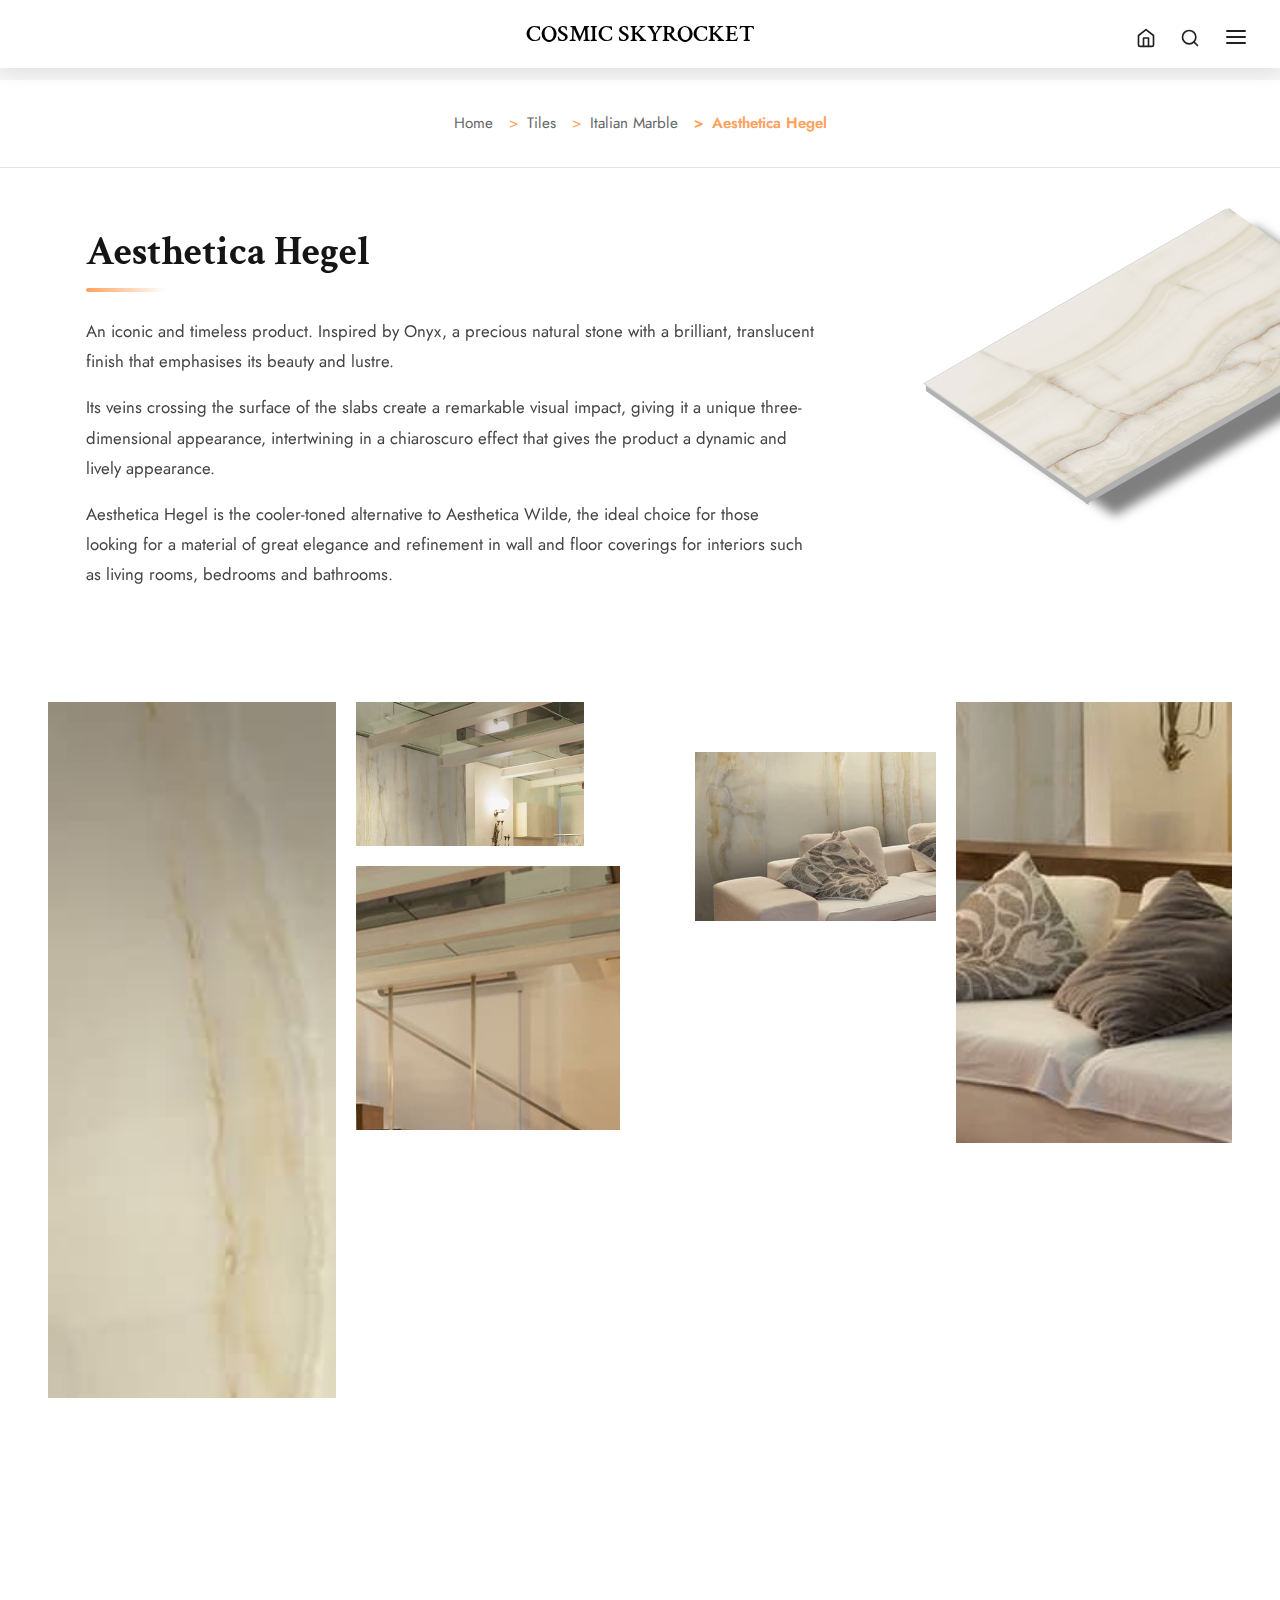
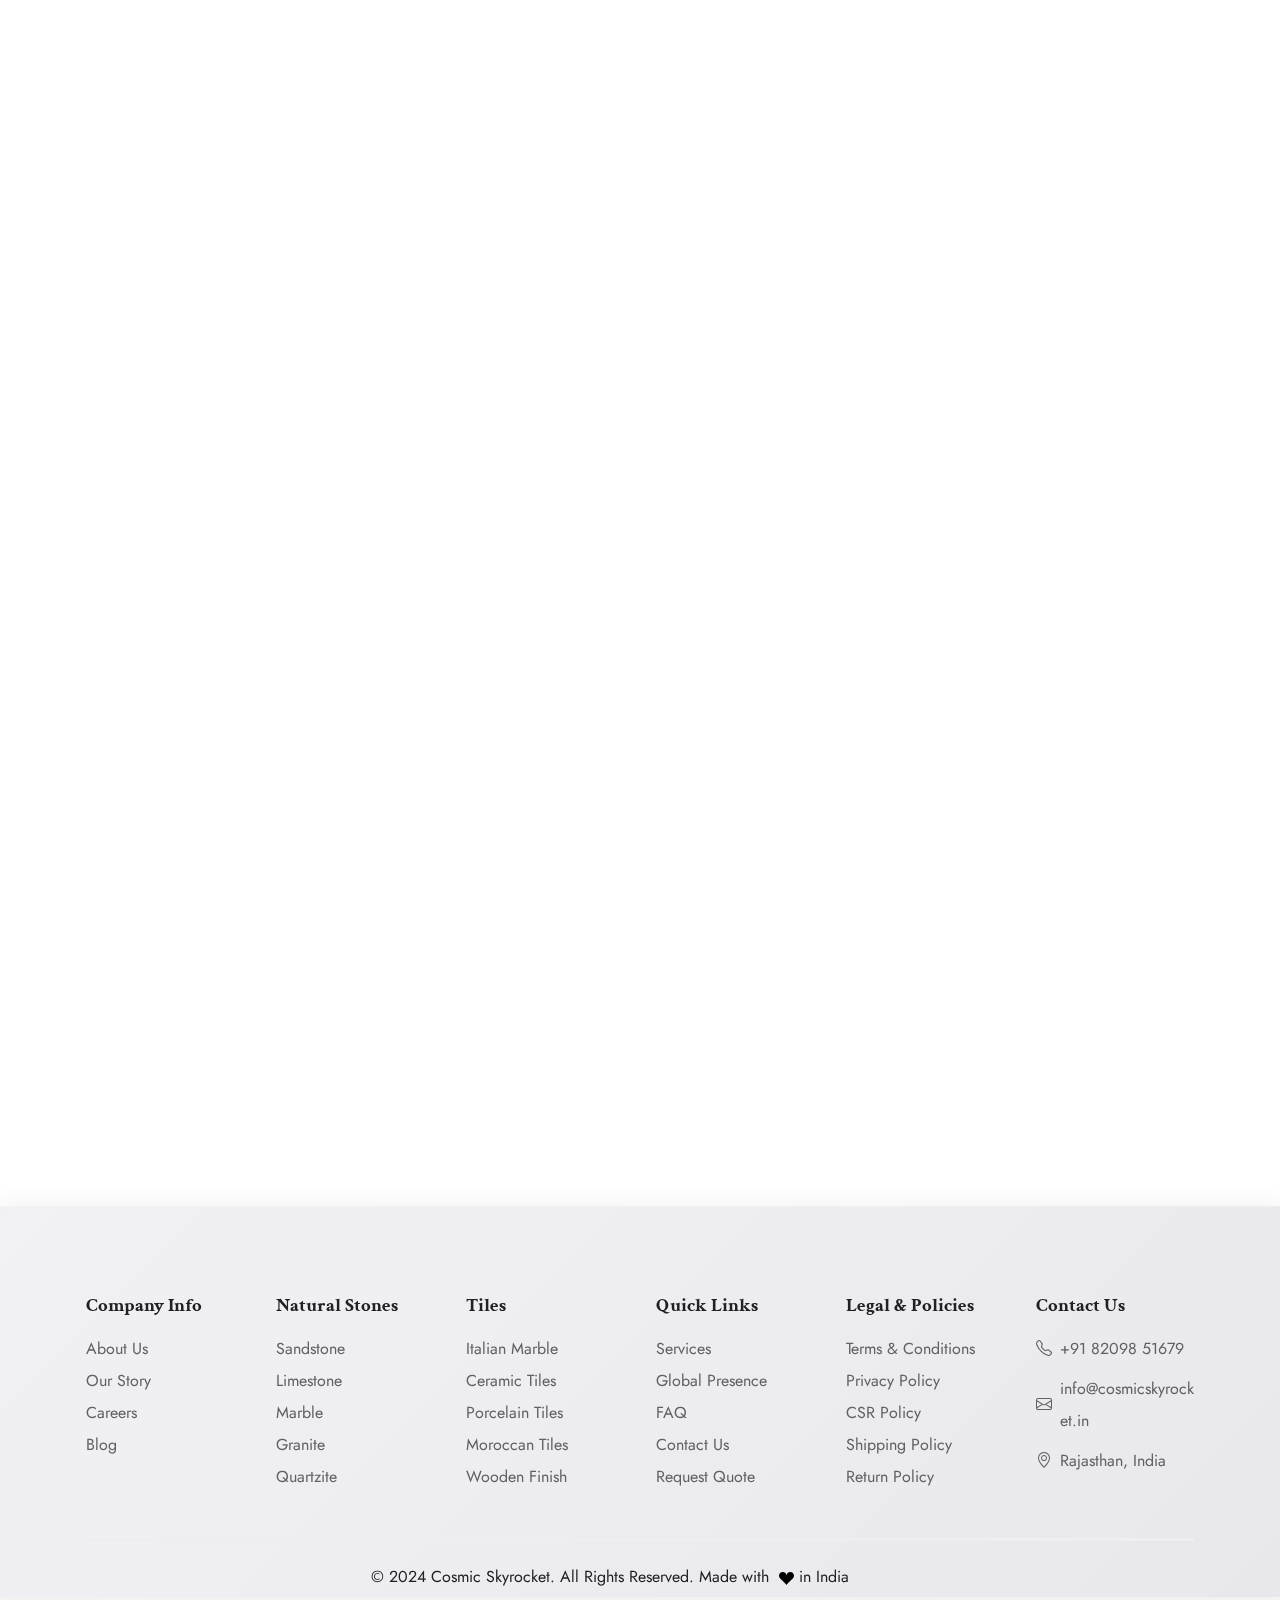
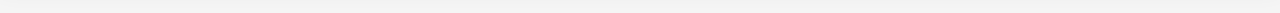
<file: product_details/tiles/Italian Marble/Italian_marble_design_2.html>
<!DOCTYPE html>
<html lang="en-US" dir="ltr">

  <head>
    <meta charset="utf-8">
    <meta http-equiv="X-UA-Compatible" content="IE=edge">
    <meta name="viewport" content="width=device-width, initial-scale=1">

    <!-- Document Title -->
    <title>Aesthetica Hegel - Italian Marble | Cosmic Skyrocket</title>

    <!-- Favicons -->
    <link rel="apple-touch-icon" sizes="180x180" href="../../../assets/img/favicons/apple-touch-icon.png">
    <link rel="icon" type="image/png" sizes="32x32" href="../../../assets/img/favicons/favicon-32x32.png">
    <link rel="icon" type="image/png" sizes="16x16" href="../../../assets/img/favicons/favicon-16x16.png">
    <link rel="shortcut icon" type="image/x-icon" href="../../../assets/img/favicons/cs-favicon.ico">
    <link rel="manifest" href="../../../assets/img/favicons/manifest.json">
    <meta name="msapplication-TileImage" content="../../../assets/img/favicons/mstile-150x150.png">
    <meta name="theme-color" content="#ffffff">

    <!-- Stylesheets -->
    <link href="../../../assets/css/theme.css" rel="stylesheet" />
    
    <!-- Bootstrap Icons -->
    <link href="https://cdn.jsdelivr.net/npm/bootstrap-icons@1.11.1/font/bootstrap-icons.css" rel="stylesheet">
    
    <!-- AOS CSS -->
    <link href="https://unpkg.com/aos@2.3.1/dist/aos.css" rel="stylesheet">
    
    <!-- Google Fonts - Cinzel -->
    <link href="https://fonts.googleapis.com/css2?family=Cinzel:wght@400;500;600;700;800;900&display=swap" rel="stylesheet">
    
    <!-- Google Fonts - Crimson Text -->
    <link href="https://fonts.googleapis.com/css2?family=Crimson+Text:wght@400;600;700&display=swap" rel="stylesheet">
    
    <!-- Google Fonts - Sacramento -->
    <link href="https://fonts.googleapis.com/css2?family=Sacramento&display=swap" rel="stylesheet">
    
    <!-- Google Fonts - Lora -->
    <link href="https://fonts.googleapis.com/css2?family=Lora:ital,wght@0,400;0,500;0,600;0,700;1,400;1,500;1,600;1,700&display=swap" rel="stylesheet">
    
    <style>
      /* Prevent horizontal scroll */
      html, body {
        overflow-x: hidden;
        max-width: 100%;
      }

      /* Apply Crimson Text font to all headings */
      h1, h2, h3, h4, h5, h6,
      .product-title {
        font-family: 'Crimson Text', serif !important;
      }

      /* Navbar Icons Hover Effect */
      .text-1000 svg,
      .text-1000 .feather {
        transition: stroke 0.3s ease, transform 0.3s ease;
      }

      .text-1000:hover svg,
      .text-1000:hover .feather {
        stroke: #000000 !important;
        transform: scale(1.15);
      }

      /* Button hover effects for search and menu */
      #searchBtn,
      #hamburgerMenuBtn {
        transition: transform 0.3s ease;
      }

      #searchBtn:hover svg,
      #hamburgerMenuBtn:hover svg {
        stroke: #000000 !important;
        transform: scale(1.15);
      }

      /* Navbar - Shrinked State (No animation, semi-transparent) */
      #mainNavbar {
        background: rgba(255, 255, 255, 0.95);
        backdrop-filter: blur(10px);
        -webkit-backdrop-filter: blur(10px);
        box-shadow: 0 2px 20px rgba(0, 0, 0, 0.1);
      }

      /* Glass morphism video effect for COSMIC SKYROCKET text */
      #cosmicBrand {
        position: relative;
      }
      
      #cosmicBrand .fw-bold {
        position: relative;
        z-index: 2;
        color: #000;
        font-family: 'Crimson Text', serif !important;
        font-weight: 600 !important;
        transition: color 0.3s ease;
      }
      
      #cosmicBrand .fw-bold:hover {
        color: #6d5a38;
      }
      
      #tagline {
        color: #666666 !important;
        font-family: 'Sacramento', cursive !important;
        font-size: 0.9rem !important;
      }

      /* Hamburger Menu Styles */
      .hamburger-menu-overlay {
        position: fixed;
        top: 0;
        right: 0;
        width: 100%;
        height: 100%;
        background-color: rgba(0, 0, 0, 0.5);
        z-index: 20000;
        opacity: 0;
        transition: opacity 0.3s ease;
      }

      .hamburger-menu-overlay.active {
        opacity: 1;
      }

      .hamburger-menu-panel {
        position: absolute;
        top: 0;
        right: -400px;
        width: 400px;
        max-width: 90%;
        height: 100%;
        background: rgba(255, 255, 255, 0.25);
        backdrop-filter: blur(20px);
        -webkit-backdrop-filter: blur(20px);
        border-left: 1px solid rgba(255, 255, 255, 0.4);
        box-shadow: -2px 0 30px rgba(0, 0, 0, 0.2);
        overflow-y: auto;
        transition: right 0.3s ease;
        padding: 2rem;
      }

      .hamburger-menu-overlay.active .hamburger-menu-panel {
        right: 0;
      }

      .hamburger-menu-header {
        display: flex;
        justify-content: space-between;
        align-items: center;
        margin-bottom: 2rem;
        padding-bottom: 1rem;
        border-bottom: 2px solid rgba(255, 255, 255, 0.3);
      }

      .hamburger-menu-header h3 {
        font-size: 1.8rem;
        font-weight: 400;
        font-family: 'Crimson Text', serif;
        color: #ffffff;
      }

      .hamburger-menu-content {
        margin-top: 1rem;
      }

      .menu-list {
        list-style: none;
        padding: 0;
        margin: 0;
      }

      .menu-item {
        margin-bottom: 0.5rem;
      }

      .menu-link {
        display: flex;
        justify-content: space-between;
        align-items: center;
        padding: 0.75rem 1rem;
        color: #ffffff;
        text-decoration: none;
        font-size: 1.1rem;
        font-weight: 500;
        border-radius: 8px;
        transition: background-color 0.2s ease, color 0.2s ease;
      }

      .menu-link:hover {
        background-color: rgba(255, 255, 255, 0.2);
        color: #ffffff;
      }

      .dropdown-icon {
        transition: transform 0.3s ease;
        stroke: #ffffff;
      }

      .menu-item-has-children.active > .menu-link .dropdown-icon,
      .submenu-item-has-children.active > .submenu-link .dropdown-icon {
        transform: rotate(180deg);
      }

      .submenu,
      .sub-submenu {
        list-style: none;
        padding-left: 1.5rem;
        margin: 0;
        max-height: 0;
        overflow: hidden;
        transition: max-height 0.3s ease;
      }

      .menu-item-has-children.active > .submenu,
      .submenu-item-has-children.active > .sub-submenu {
        max-height: 500px;
        margin-top: 0.5rem;
      }

      .submenu-item {
        margin-bottom: 0.25rem;
      }

      .submenu-link,
      .sub-submenu-link {
        display: flex;
        justify-content: space-between;
        align-items: center;
        padding: 0.6rem 1rem;
        color: rgba(255, 255, 255, 0.85);
        text-decoration: none;
        font-size: 1rem;
        border-radius: 6px;
        transition: background-color 0.2s ease, color 0.2s ease;
      }

      .submenu-link:hover,
      .sub-submenu-link:hover {
        background-color: rgba(255, 255, 255, 0.15);
        color: #ffffff;
      }

      .sub-submenu {
        padding-left: 1rem;
      }

      .sub-submenu-item {
        margin-bottom: 0.25rem;
      }

      /* Search Overlay Styles */
      .search-overlay {
        position: fixed;
        top: 0;
        left: 0;
        width: 100%;
        height: 100%;
        background: rgba(0, 0, 0, 0);
        backdrop-filter: blur(0px);
        -webkit-backdrop-filter: blur(0px);
        z-index: 30000;
        opacity: 0;
        visibility: hidden;
        transition: opacity 0.4s ease, visibility 0.4s ease, backdrop-filter 0.4s ease;
        pointer-events: none;
      }

      .search-overlay.active {
        opacity: 1;
        visibility: visible;
        backdrop-filter: blur(10px);
        -webkit-backdrop-filter: blur(10px);
        background: rgba(0, 0, 0, 0.3);
        pointer-events: all;
      }

      .search-container {
        position: fixed;
        top: 1.5rem;
        right: 2rem;
        width: 400px;
        transform: translateY(-20px);
        opacity: 0;
        transition: transform 0.4s ease, opacity 0.4s ease;
        z-index: 30001;
      }

      .search-overlay.active .search-container {
        transform: translateY(0);
        opacity: 1;
      }

      .search-close-btn {
        position: absolute;
        top: 10px;
        right: 10px;
        background: none;
        border: none;
        color: #666;
        font-size: 1.5rem;
        cursor: pointer;
        transition: transform 0.3s ease, color 0.3s ease;
        padding: 0;
        line-height: 1;
        z-index: 10;
      }

      .search-close-btn:hover {
        transform: rotate(90deg);
        color: #000000;
      }

      .search-input-wrapper {
        position: relative;
        width: 100%;
        background: transparent;
        border-radius: 0;
        box-shadow: none;
      }

      .search-input-wrapper input {
        width: 100%;
        padding: 15px 60px 15px 20px;
        font-size: 1rem;
        border: none;
        border-bottom: 2px solid #fff;
        border-radius: 0;
        background: transparent;
        color: #fff;
        outline: none;
        transition: all 0.3s ease;
      }

      .search-input-wrapper input:focus {
        border-bottom-color: #ffffff;
        box-shadow: none;
      }

      .search-input-wrapper input::placeholder {
        color: rgba(255, 255, 255, 0.6);
      }

      .search-submit-btn {
        position: absolute;
        right: 8px;
        top: 50%;
        transform: translateY(-50%);
        background: rgba(255, 255, 255, 0.4);
        backdrop-filter: blur(10px);
        -webkit-backdrop-filter: blur(10px);
        border: 1px solid rgba(255, 255, 255, 0.2);
        box-shadow: 0 8px 32px rgba(0, 0, 0, 0.1);
        width: 38px;
        height: 38px;
        border-radius: 50%;
        color: #fff;
        cursor: pointer;
        transition: all 0.3s ease;
        display: flex;
        align-items: center;
        justify-content: center;
      }

      .search-submit-btn:hover {
        transform: translateY(-50%) scale(1.1);
        background: rgba(255, 255, 255, 0.6);
        box-shadow: 0 12px 40px rgba(0, 0, 0, 0.2);
      }

      .search-submit-btn i {
        font-size: 0.9rem;
      }

      .search-suggestions {
        margin-top: 0.5rem;
        background: transparent;
        border-radius: 0;
        padding: 1.5rem;
        box-shadow: none;
        max-height: 0;
        overflow: hidden;
        opacity: 0;
        transition: max-height 0.4s ease, opacity 0.4s ease, padding 0.4s ease;
      }

      .search-overlay.active .search-suggestions {
        max-height: 500px;
        opacity: 1;
      }

      .search-suggestions p {
        color: #fff;
        font-size: 0.75rem;
        margin-bottom: 1rem;
        text-transform: uppercase;
        letter-spacing: 1.5px;
        font-weight: 600;
        text-align: left;
      }

      .search-tags {
        display: flex;
        flex-wrap: wrap;
        gap: 8px;
        justify-content: flex-start;
      }

      .search-tag {
        padding: 6px 14px;
        background: transparent;
        border: 1px solid rgba(224, 224, 224, 0.5);
        border-radius: 16px;
        color: #ffffff;
        text-decoration: none;
        font-size: 0.85rem;
        transition: all 0.3s ease;
        cursor: pointer;
      }

      .search-tag:hover {
        background: #ffffff;
        color: #000000;
        border-color: #ffffff;
        transform: translateY(-2px);
        box-shadow: 0 4px 12px rgba(133, 109, 70, 0.3);
      }

      /* Responsive search overlay */
      @media (max-width: 768px) {
        .search-container {
          right: 1rem;
          left: 1rem;
          width: auto;
        }
        
        .search-input-wrapper input {
          font-size: 0.95rem;
          padding: 12px 55px 12px 16px;
        }

        .search-close-btn {
          font-size: 1.3rem;
        }

        .search-submit-btn {
          width: 35px;
          height: 35px;
        }

        .search-suggestions {
          margin-top: 0.5rem;
          padding: 1rem;
        }
        
        .search-tag {
          font-size: 0.8rem;
          padding: 5px 12px;
        }
      }

      /* Breadcrumb Styles */
      .breadcrumb-section {
        padding: 2rem 0;
        background: linear-gradient(135deg, #FFFFFF 0%, #ffffff 100%);
        border-bottom: 1px solid rgba(0, 0, 0, 0.1);
        margin-top: 80px;
        position: relative;
        z-index: 10;
      }

      .breadcrumb {
        background: none;
        padding: 0;
        margin: 0;
      }

      .breadcrumb-item {
        font-size: 0.95rem;
        color: #666;
      }

      .breadcrumb-item + .breadcrumb-item::before {
        content: ">";
        color: #FFA15C;
        padding: 0 0.5rem;
      }

      .breadcrumb-item a {
        color: #666;
        text-decoration: none;
        transition: color 0.3s ease;
      }

      .breadcrumb-item a:hover {
        color: #FFA15C;
      }

      .breadcrumb-item.active {
        color: #FFA15C;
        font-weight: 600;
      }

      /* Product Details Styles */
      .product-details-section {
        padding: 60px 0;
        background: #fff;
      }

      .product-title {
        font-size: 2.5rem;
        font-weight: 700;
        color: #151515;
        margin-bottom: 1.5rem;
        position: relative;
        padding-bottom: 1rem;
      }

      .product-title::after {
        content: '';
        position: absolute;
        bottom: 0;
        left: 0;
        width: 80px;
        height: 4px;
        background: linear-gradient(90deg, #FFA15C, transparent);
        border-radius: 2px;
      }

      .product-description {
        color: #444444;
        line-height: 1.8;
        font-size: 1.05rem;
        margin-bottom: 2rem;
      }

      .gallery-img {
        margin-top: 2rem;
      }

      .gallery-img img {
        width: 100%;
        border-radius: 10px;
        transition: transform 0.3s ease, box-shadow 0.3s ease;
        box-shadow: 0 4px 15px rgba(0, 0, 0, 0.1);
      }

      .gallery-img img:hover {
        transform: scale(1.02);
        box-shadow: 0 8px 25px rgba(255, 161, 92, 0.3);
      }

      /* 3D Animated Tile - Vector Image Section */
      .map-container {
        position: relative;
        display: flex;
        justify-content: center;
        align-items: center;
        margin: 0;
        padding: 0;
        min-height: 250px;
        padding-left: 17em;
      }

      .map-container ul {
        position: relative;
        display: flex;
        margin: 0;
        padding: 0;
      }

      .map-container ul li {
        list-style: none;
        margin: 0 5px;
        animation: dropDownStraight 0.8s ease-out forwards;
      }

      @keyframes dropDownStraight {
        0% {
          transform: translateY(-150px);
          opacity: 0;
        }
        100% {
          transform: translateY(0);
          opacity: 1;
        }
      }

      .map-container ul li a {
        text-decoration: none;
        display: block;
        width: 350px;
        height: 180px;
        background: #d3d3d3;
        padding-left: 20px;
        text-align: left;
        transform: rotate(-30deg) skew(25deg) translate(0, 0);
        transition: 0.5s;
        box-shadow: 2px 30px 10px rgba(0,0,0,0.5);
        animation: shadowDrop 0.8s ease-out forwards;
      }

      @keyframes shadowDrop {
        0% {
          box-shadow: -50px 50px 50px rgba(0,0,0,0.5);
        }
        100% {
          box-shadow: 2px 30px 10px rgba(0,0,0,0.5);
        }
      }

      .map-container ul li a img {
        width: 180px;
        height: 195%;
        position: absolute;
        top: 0;
        left: 50%;
        transform: rotate(90deg) translateX(-47%) translateY(25.2%);
        transform-origin: center center;
        transition: 0.5s;
      }

      .map-container ul li a::before {
        content: '';
        position: absolute;
        top: 3px;
        right: 100%;
        height: 100%;
        width: 5px;
        background-color: #b1b1b1;
        transition: 0.5s;
        transform: rotate(0deg) skewY(-45deg);
        transform-origin: right center;
      }

      .map-container ul li a::after {
        content: '';
        position: absolute;
        bottom: -6px;
        left: -3px;
        height: 6px;
        width: 100%;
        background: #b1b1b1;
        transition: 0.5s;
        transform: rotate(0deg) skewX(-45deg);
      }

      .map-container ul li a:hover {
        transform: rotate(-30deg) skew(25deg) translate(20px, -15px);
      }

      .map-container ul li:hover:nth-child(1) a {
        background: #d3d3d3;
      }

      .map-container ul li:hover:nth-child(1) a::before {
        background: #b8b8b8;
      }

      .map-container ul li:hover:nth-child(1) a::after {
        background: #e0e0e0;
      }

      /* Thickness Section Styles */
      .thickness-section {
        margin-top: 3rem;
        margin-bottom: 3rem;
      }

      .thickness-title {
        font-size: 1.5rem;
        font-weight: 700;
        color: #151515;
        margin-bottom: 2rem;
        text-align: center;
      }

      .thickness-title .animated-number {
        display: inline-block;
        font-weight: 900;
        animation: numberMorph 3s ease-in-out infinite;
        transform-origin: center;
      }

      @keyframes numberMorph {
        0% {
          transform: scale(1);
          color: #151515;
        }
        16.66% {
          transform: scale(1.15);
          color: #FFA15C;
        }
        33.33% {
          transform: scale(1.25);
          color: #FF8C3C;
        }
        50% {
          transform: scale(1.3);
          color: #FF6B1C;
          font-weight: 900;
        }
        66.66% {
          transform: scale(1.25);
          color: #FF8C3C;
        }
        83.33% {
          transform: scale(1.15);
          color: #FFA15C;
        }
        100% {
          transform: scale(1);
          color: #151515;
        }
      }

      .thickness-tile-container {
        display: flex;
        justify-content: center;
        align-items: center;
        min-height: 300px;
        background: linear-gradient(135deg, #FFFFFF 0%, #ffffff 100%);
        border-radius: 10px;
        padding: 2rem;
      }

      .thickness-tile-list {
        position: relative;
        display: flex;
        margin: 0;
        padding: 0;
        list-style: none;
      }

      .thickness-tile-list li {
        list-style: none;
        margin: 0;
      }

      /* Main tile with 3D transform */
      .thickness-tile-list li a {
        text-decoration: none;
        display: block;
        width: 250px;
        height: 125px;
        background: #fff;
        text-align: left;
        position: relative;
        /* REMOVED overflow: hidden to show pseudo-elements */
        border-radius: 4px;
        
        /* 3D transformation */
        transform: rotate(-30deg) skew(25deg) translate(0, 0);
        transition: box-shadow 0.5s ease;
        box-shadow: 2px 30px 10px rgba(0,0,0,0.5);
        
        /* Default: thickness growth animation */
        animation: growHeight3D 2s ease-in-out infinite alternate;
      }

      /* On hover: continue growth animation with shift + shadow change */
      .thickness-tile-list li a:hover {
        animation: growHeight3DHover 2s ease-in-out infinite alternate;
        box-shadow: -50px 50px 50px rgba(0,0,0,0.5);
      }

      /* Height growth animation (thickness increase/decrease) - Default */
      @keyframes growHeight3D {
        0% {
          transform: rotate(-30deg) skew(25deg) translate(0, 0);
        }
        100% {
          transform: rotate(-30deg) skew(25deg) translate(-10px, -10px);
        }
      }

      /* Height growth animation (thickness increase/decrease) - On Hover with shift */
      @keyframes growHeight3DHover {
        0% {
          transform: rotate(-30deg) skew(25deg) translate(20px, -15px);
        }
        100% {
          transform: rotate(-30deg) skew(25deg) translate(10px, -25px);
        }
      }

      /* Image fills the tile */
      .thickness-tile-list li a img {
        width: 100%;
        height: 100%;
        object-fit: cover;
        position: absolute;
        top: 0;
        left: 0;
        transition: 0.5s;
        border-radius: 4px;
        z-index: 1;
      }

      /* 3D Left Face (::before pseudo-element) */
      .thickness-tile-list li a::before {
        content: '';
        position: absolute;
        top: 3px;
        right: 100%;           /* Positioned to the left of main tile */
        height: 100%;
        width: 5px;            /* Initial width */
        background-color: #b1b1b1;
        
        /* Creates the left face angle */
        transform: rotate(0deg) skewY(-45deg);
        transform-origin: right center;
        
        /* Animates the left face depth */
        animation: growLeft3D 2s ease-in-out infinite alternate;
        z-index: 0;
      }

      /* Continue animation on hover */
      .thickness-tile-list li a:hover::before {
        animation: growLeft3D 2s ease-in-out infinite alternate;
      }

      @keyframes growLeft3D {
        0% {
          width: 5px;        /* Initial depth */
          top: 0px;
        }
        100% {
          width: 20px;       /* Extended depth */
          top: 0px;
        }
      }

      /* 3D Bottom Face (::after pseudo-element) */
      .thickness-tile-list li a::after {
        content: '';
        position: absolute;
        bottom: -6px;          /* Positioned below main tile */
        left: -3px;
        height: 6px;           /* Initial height */
        width: 100%;
        background: #b1b1b1;
        
        /* Creates the bottom face angle */
        transform: rotate(0deg) skewX(-45deg);
        
        /* Animates the bottom face depth */
        animation: growBottom3D 2s ease-in-out infinite alternate;
        z-index: 0;
      }

      /* Continue animation on hover */
      .thickness-tile-list li a:hover::after {
        animation: growBottom3D 2s ease-in-out infinite alternate;
      }

      @keyframes growBottom3D {
        0% {
          bottom: -6px;      /* Initial depth */
          left: -3px;
          height: 6px;
        }
        100% {
          bottom: -18px;     /* Extended depth */
          left: -9px;
          height: 18px;
        }
      }

      /* Contact Form Styles */
      .contact-form-wrapper {
        background: #FFFFFF;
        padding: 2rem;
        border-radius: 10px;
        box-shadow: 0 4px 15px rgba(0, 0, 0, 0.1);
      }

      .contact-form-title {
        font-size: 1.8rem;
        font-weight: 700;
        color: #151515;
        margin-bottom: 1.5rem;
        position: relative;
        padding-bottom: 0.5rem;
      }

      .contact-form-title::after {
        content: '';
        position: absolute;
        bottom: 0;
        left: 0;
        width: 60px;
        height: 3px;
        background: #FFA15C;
        border-radius: 2px;
      }

      .form-control {
        border: 2px solid #e0e0e0;
        border-radius: 8px;
        padding: 12px 15px;
        font-size: 1rem;
        transition: all 0.3s ease;
      }

      .form-control:focus {
        border-color: #FFA15C;
        box-shadow: 0 0 0 0.2rem rgba(255, 161, 92, 0.25);
        outline: none;
      }

      textarea.form-control {
        min-height: 150px;
        resize: vertical;
      }

      .submit-btn {
        background: linear-gradient(135deg, #FFA15C, #FF8C3C);
        border: none;
        color: #fff;
        padding: 12px 40px;
        font-size: 1rem;
        font-weight: 600;
        border-radius: 25px;
        cursor: pointer;
        transition: all 0.3s ease;
        text-transform: uppercase;
        letter-spacing: 1px;
      }

      .submit-btn:hover {
        transform: translateY(-3px);
        box-shadow: 0 5px 20px rgba(255, 161, 92, 0.4);
      }

      /* Applications and Surface Finishes Component */
      .specifications-container {
        margin-top: 3rem;
        position: relative;
        display: flex;
        flex-direction: column;
        align-items: center;
        justify-content: center;
        gap: 60px;
        width: 100%;
      }

      /* Central vertical line - Now split into two */
      .center-line {
        display: none;
      }

      /* Container for upper section (Applications) */
      .upper-section {
        position: relative;
        width: 100%;
        min-height: 200px;
        display: flex;
        align-items: center;
        justify-content: center;
      }

      /* Upper section line */
      .upper-section::after {
        content: '';
        position: absolute;
        left: 30%;
        top: 0;
        bottom: 0;
        width: 2px;
        background: #333;
        transform: translateX(-50%);
        z-index: 1;
      }

      /* Container for lower section (Surface Finishes) */
      .lower-section {
        position: relative;
        width: 100%;
        min-height: 200px;
        display: flex;
        align-items: flex-end;
        justify-content: center;
      }

      /* Lower section line */
      .lower-section::after {
        content: '';
        position: absolute;
        left: 50%;
        top: 0;
        bottom: 0;
        width: 2px;
        background: #333;
        transform: translateX(-50%);
        z-index: 1;
      }

      /* Left side of upper section - 06 and APPLICATIONS */
      .upper-left {
        position: absolute;
        left: 0;
        width: 30%;
        display: flex;
        align-items: center;
        justify-content: flex-end;
        gap: 20px;
        padding-right: 15px;
        z-index: 2;
      }

      .upper-left .big-num {
        font-size: 120px;
        font-weight: 700;
        line-height: 1;
        font-family: Georgia, "Times New Roman", serif;
        color: transparent;
        -webkit-text-stroke: 3px #333;
        text-stroke: 3px #333;
        transform: translateY(-40px);
      }

      .upper-left .vtext {
        writing-mode: vertical-rl;
        text-orientation: mixed;
        transform: rotate(180deg);
        font-weight: 500;
        letter-spacing: 3px;
        font-size: 19px;
        color: #333;
      }

      /* Right side of upper section - Applications list */
      .upper-right {
        position: absolute;
        left: 30%;
        width: 70%;
        display: flex;
        align-items: center;
        padding-left: 20px;
        z-index: 2;
      }

      .upper-right .list-items {
        display: flex;
        flex-direction: column;
        gap: 6px;
        font-size: 18px;
        color: #999;
        line-height: 1.4;
      }

      /* Left side of lower section - Surface finishes list */
      .lower-left {
        position: absolute;
        left: 0;
        width: 50%;
        display: flex;
        align-items: flex-end;
        justify-content: flex-end;
        padding-right: 20px;
        z-index: 2;
      }

      .lower-left .list-items {
        display: flex;
        flex-direction: column;
        gap: 6px;
        font-size: 18px;
        color: #999;
        line-height: 1.4;
        text-align: right;
      }

      /* Right side of lower section - SURFACE FINISHES and 06 */
      .lower-right {
        position: absolute;
        left: 50%;
        width: 50%;
        display: flex;
        align-items: center;
        gap: 20px;
        padding-left: 15px;
        z-index: 2;
      }

      .lower-right .vtext {
        writing-mode: vertical-rl;
        text-orientation: mixed;
        transform: rotate(180deg);
        font-weight: 500;
        letter-spacing: 3px;
        font-size: 19px;
        color: #333;
      }

      .lower-right .big-num {
        font-size: 120px;
        font-weight: 700;
        line-height: 1;
        font-family: Georgia, "Times New Roman", serif;
        color: transparent;
        -webkit-text-stroke: 3px #333;
        text-stroke: 3px #333;
        transform: translateY(40px);
      }

      /* Responsive */
      @media (max-width: 768px) {
        .hamburger-menu-panel {
          width: 320px;
        }

        .product-title {
          font-size: 2rem;
        }

        .breadcrumb-section {
          margin-top: 70px;
        }

        .specifications-container {
          gap: 40px;
        }

        .upper-section,
        .lower-section {
          min-height: 180px;
        }

        .upper-left .big-num,
        .lower-right .big-num {
          font-size: 80px;
        }

        .upper-left,
        .upper-right,
        .lower-left,
        .lower-right {
          padding-left: 20px;
          padding-right: 20px;
        }

        .upper-right .list-items,
        .lower-left .list-items {
          font-size: 16px;
        }

        .thickness-tile-container {
          min-height: 250px;
          padding: 1rem;
        }

        .thickness-tile-list li a {
          width: 280px;
          height: 150px;
        }

        .thickness-title {
          font-size: 1.2rem;
        }
      }



      /* Size Comparison Chart Styles */
      .size-comparison-wrapper {
        padding: 2rem 0;
        overflow-x: auto;
      }

      .size-comparison-container {
        display: flex;
        align-items: flex-end;
        justify-content: center;
        gap: 40px;
        min-height: 300px;
        padding: 20px;
        flex-wrap: wrap;
      }

      .size-item {
        transition: transform 0.3s ease;
      }

      .size-item:hover {
        transform: translateY(-5px);
      }

      .tile-rectangle {
        box-shadow: 0 4px 6px rgba(0, 0, 0, 0.1);
        transition: all 0.3s ease;
      }

      .tile-rectangle:hover {
        box-shadow: 0 6px 12px rgba(0, 0, 0, 0.15);
        background-color: #999 !important;
      }

      .size-label {
        min-width: 100px;
      }

      @media (max-width: 768px) {
        .size-comparison-container {
          gap: 25px;
        }

        .size-visual {
          transform: scale(0.8);
        }
      }

      @media (max-width: 576px) {
        .size-comparison-container {
          gap: 20px;
          flex-direction: row;
          justify-content: flex-start;
        }

        .size-visual {
          transform: scale(0.7);
        }

        .size-label strong {
          font-size: 0.75rem !important;
        }

        .size-label p {
          font-size: 0.7rem !important;
        }
      }

      /* Photo Gallery Collage Styles - Custom Layout */
      .gallery-section {
        margin-top: 3rem;
        margin-bottom: 3rem;
        background-color: #ffffff;
        padding: 2rem 0;
        overflow-x: hidden;
        width: 100vw;
        position: relative;
        left: 50%;
        right: 50%;
        margin-left: -50vw;
        margin-right: -50vw;
      }

      .gallery {
        display: flex;
        align-items: flex-start;
        justify-content: space-between;
        gap: 0;
        min-height: 650px;
        position: relative;
        padding: 0 2rem;
        max-width: 100%;
        width: 100%;
      }

      .gallery figure {
        margin: 0;
        position: relative;
        overflow: hidden;
        transition: transform 0.3s ease;
      }

      .gallery figure:hover {
        transform: scale(1.02);
        z-index: 10;
      }

      .gallery img {
        width: 100%;
        height: 100%;
        object-fit: cover;
        display: block;
      }

      /* Left group - 3 images coming from left */
      .gallery .left-group {
        display: flex;
        align-items: flex-start;
        gap: 20px;
        margin-right: auto;
        padding-left: 1rem;
        animation: slideInFromLeft 1s ease-out;
      }

      /* Right group - 2 images coming from right */
      .gallery .right-group {
        display: flex;
        align-items: flex-start;
        gap: 20px;
        margin-left: auto;
        padding-right: 1rem;
        animation: slideInFromRight 1s ease-out;
      }

      /* Image 1 - Tall left image (INCREASED BY 20%) */
      .gallery .image-1 {
        width: 288px;
        height: 696px;
      }

      /* Image 2 and 3 container */
      .gallery .middle-left-stack {
        display: flex;
        flex-direction: column;
        align-items: flex-start;
        gap: 20px;
      }

      /* Image 2 - Small rectangle (INCREASED BY 20%) */
      .gallery .image-2 {
        width: 228px;
        height: 144px;
      }

      /* Image 3 - Square (INCREASED BY 20%) */
      .gallery .image-3 {
        width: 264px;
        height: 264px;
      }

      /* Image 4 - Small right rectangle (INCREASED BY 40%) */
      .gallery .image-4 {
        width: 241px;
        height: 169px;
        margin-top: 50px;
      }

      /* Image 5 - Tall right image (INCREASED BY 40%) */
      .gallery .image-5 {
        width: 276px;
        height: 441px;
      }

      /* Animations */
      @keyframes slideInFromLeft {
        from {
          transform: translateX(-100%);
          opacity: 0;
        }
        to {
          transform: translateX(0);
          opacity: 1;
        }
      }

      @keyframes slideInFromRight {
        from {
          transform: translateX(100%);
          opacity: 0;
        }
        to {
          transform: translateX(0);
          opacity: 1;
        }
      }

      /* Responsive Design */
      @media (max-width: 1200px) {
        .gallery {
          flex-direction: column;
          align-items: center;
          gap: 30px;
          min-height: auto;
        }

        .gallery .left-group,
        .gallery .right-group {
          margin: 0;
          animation: slideInFromTop 1s ease-out;
        }

        .gallery .left-group {
          flex-wrap: wrap;
          justify-content: center;
        }

        .gallery .right-group {
          flex-wrap: wrap;
          justify-content: center;
        }

        @keyframes slideInFromTop {
          from {
            transform: translateY(-50px);
            opacity: 0;
          }
          to {
            transform: translateY(0);
            opacity: 1;
          }
        }
      }

      @media (max-width: 768px) {
        .gallery .image-1 {
          width: 250px;
          height: 600px;
        }

        .gallery .image-2 {
          width: 200px;
          height: 130px;
        }

        .gallery .image-3 {
          width: 230px;
          height: 230px;
        }

        .gallery .image-4 {
          width: 140px;
          height: 100px;
        }

        .gallery .image-5 {
          width: 160px;
          height: 250px;
        }

        .gallery .left-group,
        .gallery .right-group {
          gap: 20px;
        }

        .gallery .middle-left-stack {
          gap: 20px;
        }
      }

      @media (max-width: 480px) {
        .gallery {
          padding: 0 1rem;
        }

        .gallery .left-group,
        .gallery .right-group {
          flex-direction: column;
          align-items: center;
        }

        .gallery .middle-left-stack {
          align-items: center;
        }

        .gallery .image-1,
        .gallery .image-2,
        .gallery .image-3,
        .gallery .image-4,
        .gallery .image-5 {
          width: 100%;
          max-width: 300px;
          height: auto;
          aspect-ratio: auto;
        }

        .gallery .image-1 {
          aspect-ratio: 327/788;
        }

        .gallery .image-2 {
          aspect-ratio: 258/161;
        }

        .gallery .image-3 {
          aspect-ratio: 1/1;
        }

        .gallery .image-4 {
          aspect-ratio: 172/121;
        }

        .gallery .image-5 {
          aspect-ratio: 197/315;
        }
      }

    </style>

  </head>

  <body>

    <!-- Main Content -->
    <div class="main-wrapper">
      <main class="main" id="top">
        
        <!-- NAVBAR - Shrinked State -->
        <nav id="mainNavbar" class="navbar navbar-expand-lg navbar-light fixed-top d-block" data-navbar-on-scroll="data-navbar-on-scroll" style="transition: all 0.3s ease; padding-top: 1rem; padding-bottom: 1rem;">
          <div class="container d-flex flex-column justify-content-center align-items-center">
            <a id="cosmicBrand" class="navbar-brand d-inline-flex text-center" href="index.html" style="transition: all 0.3s ease; font-size: 1.5rem; margin: 0;">
              <span class="fw-bold">COSMIC SKYROCKET</span>
            </a>
          </div>
        </nav>
        
        <!-- Fixed Icons in top-right corner -->
        <div class="position-fixed d-flex align-items-center" style="top: 1.5rem; right: 2rem; z-index: 10000; gap: 1.5rem;">
          <a class="text-1000" href="index.html" title="Home">
            <svg class="feather feather-home" xmlns="http://www.w3.org/2000/svg" width="20" height="20" viewBox="0 0 24 24" fill="none" stroke="currentColor" stroke-width="2" stroke-linecap="round" stroke-linejoin="round">
              <path d="M3 9l9-7 9 7v11a2 2 0 0 1-2 2H5a2 2 0 0 1-2-2z"></path>
              <polyline points="9 22 9 12 15 12 15 22"></polyline>
            </svg>
          </a>
          <button id="searchBtn" class="btn btn-link text-1000 p-0" title="Search" style="border: none; background: none;">
            <svg class="feather feather-search" xmlns="http://www.w3.org/2000/svg" width="20" height="20" viewBox="0 0 24 24" fill="none" stroke="currentColor" stroke-width="2" stroke-linecap="round" stroke-linejoin="round">
              <circle cx="11" cy="11" r="8"></circle>
              <line x1="21" y1="21" x2="16.65" y2="16.65"></line>
            </svg>
          </button>
          <button id="hamburgerMenuBtn" class="btn btn-link text-1000 p-0" title="Menu" style="border: none; background: none;">
            <svg class="feather feather-menu" xmlns="http://www.w3.org/2000/svg" width="24" height="24" viewBox="0 0 24 24" fill="none" stroke="currentColor" stroke-width="2" stroke-linecap="round" stroke-linejoin="round">
              <line x1="3" y1="12" x2="21" y2="12"></line>
              <line x1="3" y1="6" x2="21" y2="6"></line>
              <line x1="3" y1="18" x2="21" y2="18"></line>
            </svg>
          </button>
        </div>
        
        <!-- Hamburger Menu Overlay -->
        <div id="hamburgerMenuOverlay" class="hamburger-menu-overlay" style="display: none;">
          <div class="hamburger-menu-panel">
            <div class="hamburger-menu-header">
              <h3 class="mb-0">Cosmic Skyrocket</h3>
              <button id="closeMenuBtn" class="btn btn-link p-0" style="font-size: 2rem; border: none; background: none; color: #ffffff;">
                <svg xmlns="http://www.w3.org/2000/svg" width="28" height="28" viewBox="0 0 24 24" fill="none" stroke="currentColor" stroke-width="2" stroke-linecap="round" stroke-linejoin="round">
                  <line x1="18" y1="6" x2="6" y2="18"></line>
                  <line x1="6" y1="6" x2="18" y2="18"></line>
                </svg>
              </button>
            </div>
            <nav class="hamburger-menu-content">
              <ul class="menu-list">
                <li class="menu-item">
                  <a href="index.html" class="menu-link">Home</a>
                </li>
                <li class="menu-item">
                  <a href="#!" class="menu-link">About us</a>
                </li>
                <li class="menu-item">
                  <a href="#!" class="menu-link">Blogs</a>
                </li>
                <li class="menu-item menu-item-has-children">
                  <a href="#!" class="menu-link menu-dropdown-toggle">
                    Natural Stone
                    <svg class="dropdown-icon" xmlns="http://www.w3.org/2000/svg" width="16" height="16" viewBox="0 0 24 24" fill="none" stroke="currentColor" stroke-width="2" stroke-linecap="round" stroke-linejoin="round">
                      <polyline points="6 9 12 15 18 9"></polyline>
                    </svg>
                  </a>
                  <ul class="submenu">
                    <li class="submenu-item">
                      <a href="#!" class="submenu-link">Sandstone</a>
                    </li>
                    <li class="submenu-item">
                      <a href="#!" class="submenu-link">Limestone</a>
                    </li>
                  </ul>
                </li>
                <li class="menu-item menu-item-has-children">
                  <a href="#!" class="menu-link menu-dropdown-toggle">
                    Tiles
                    <svg class="dropdown-icon" xmlns="http://www.w3.org/2000/svg" width="16" height="16" viewBox="0 0 24 24" fill="none" stroke="currentColor" stroke-width="2" stroke-linecap="round" stroke-linejoin="round">
                      <polyline points="6 9 12 15 18 9"></polyline>
                    </svg>
                  </a>
                  <ul class="submenu">
                    <li class="submenu-item">
                      <a href="#!" class="submenu-link">Italian</a>
                    </li>
                    <li class="submenu-item">
                      <a href="#!" class="submenu-link">Material</a>
                    </li>
                    <li class="submenu-item submenu-item-has-children">
                      <a href="#!" class="submenu-link submenu-dropdown-toggle">
                        Other Stone
                        <svg class="dropdown-icon" xmlns="http://www.w3.org/2000/svg" width="14" height="14" viewBox="0 0 24 24" fill="none" stroke="currentColor" stroke-width="2" stroke-linecap="round" stroke-linejoin="round">
                          <polyline points="6 9 12 15 18 9"></polyline>
                        </svg>
                      </a>
                      <ul class="sub-submenu">
                        <li class="sub-submenu-item">
                          <a href="#!" class="sub-submenu-link">Morrocan</a>
                        </li>
                        <li class="sub-submenu-item">
                          <a href="#!" class="sub-submenu-link">Wooden</a>
                        </li>
                      </ul>
                    </li>
                  </ul>
                </li>
                <li class="menu-item">
                  <a href="#!" class="menu-link">Packaging</a>
                </li>
              </ul>
            </nav>
          </div>
        </div>
        
        <!-- Search Overlay -->
        <div id="searchOverlay" class="search-overlay">
          <div class="search-container">
            <div class="search-input-wrapper">
              <form id="searchForm" action="#" method="get">
                <input 
                  type="text" 
                  id="searchInput" 
                  placeholder="Search for tiles, stones, products..." 
                  autocomplete="off"
                  autofocus
                />
                <button type="submit" class="search-submit-btn" aria-label="Search">
                  <i class="bi bi-search"></i>
                </button>
              </form>
            </div>
            
            <div class="search-suggestions">
              <p>Popular Searches</p>
              <div class="search-tags">
                <a href="#!" class="search-tag">Natural Stone</a>
                <a href="#!" class="search-tag">Sandstone</a>
                <a href="#!" class="search-tag">Limestone</a>
                <a href="#!" class="search-tag">Italian Tiles</a>
                <a href="#!" class="search-tag">Moroccan Tiles</a>
                <a href="#!" class="search-tag">Ceramic Tiles</a>
                <a href="#!" class="search-tag">Porcelain</a>
                <a href="#!" class="search-tag">Wooden Finish</a>
              </div>
            </div>
          </div>
        </div>

        <!-- Breadcrumb Section -->
        <section class="breadcrumb-section">
          <div class="container">
            <div class="row">
              <div class="col-lg-12">
                <nav aria-label="breadcrumb">
                  <ol class="breadcrumb justify-content-center">
                    <li class="breadcrumb-item"><a href="index.html">Home</a></li>
                    <li class="breadcrumb-item"><a href="#!">Tiles</a></li>
                    <li class="breadcrumb-item"><a href="#!">Italian Marble</a></li>
                    <li class="breadcrumb-item active" aria-current="page">Aesthetica Hegel</li>
                  </ol>
                </nav>
              </div>
            </div>
          </div>
        </section>

        <!-- Product Details Section -->
        <section class="product-details-section">
          <div class="container">
            <div class="row">
              
              <!-- Left Column - Product Description -->
              <div class="col-lg-8">
                <h1 class="product-title" data-aos="fade-up">Aesthetica Hegel</h1>
                
                <div class="product-description" data-aos="fade-up" data-aos-delay="100">
                  <p>An iconic and timeless product. Inspired by Onyx, a precious natural stone with a brilliant, translucent finish that emphasises its beauty and lustre.</p>
                  
                  <p>Its veins crossing the surface of the slabs create a remarkable visual impact, giving it a unique three-dimensional appearance, intertwining in a chiaroscuro effect that gives the product a dynamic and lively appearance.</p>
                  
                  <p>Aesthetica Hegel is the cooler-toned alternative to Aesthetica Wilde, the ideal choice for those looking for a material of great elegance and refinement in wall and floor coverings for interiors such as living rooms, bedrooms and bathrooms.</p>
                </div>
              </div>

              <!-- Right Column - 3D Animated Vector Image -->
              <div class="col-lg-4">
                <div class="map-container">
                  <ul>
                    <li>
                      <a href="#">
                        <img src="../../../assets/img/tiles/aesthetica hegel/vector.jpg" alt="Aesthetica Hegel Vector">
                      </a>
                    </li>
                  </ul>
                </div>
              </div>
            </div>

            <!-- Full Width Collage Section -->
            <div class="row">
              <div class="col-12">
                <div class="gallery-section" data-aos="fade-up" data-aos-delay="200">
                  <div class="gallery">
                    
                    <!-- Left Group - 3 Images coming from left -->
                    <div class="left-group">
                      <!-- Image 1 - Tall left image -->
                      <figure class="image-1">
                        <img src="../../../assets/img/tiles/aesthetica hegel/images/int1_crop_1.jpg" alt="Aesthetica Hegel Application 1">
                      </figure>

                      <!-- Middle-left stack - Images 2 and 3 -->
                      <div class="middle-left-stack">
                        <!-- Image 2 - Small rectangle -->
                        <figure class="image-2">
                          <img src="../../../assets/img/tiles/aesthetica hegel/images/int1_crop_2.jpg" alt="Aesthetica Hegel Application 2">
                        </figure>

                        <!-- Image 3 - Square -->
                        <figure class="image-3">
                          <img src="../../../assets/img/tiles/aesthetica hegel/images/int1_crop_3.jpg" alt="Aesthetica Hegel Application 3">
                        </figure>
                      </div>
                    </div>

                    <!-- Right Group - 2 Images coming from right -->
                    <div class="right-group">
                      <!-- Image 4 - Small right rectangle -->
                      <figure class="image-4">
                        <img src="../../../assets/img/tiles/aesthetica hegel/images/int1_crop_4.jpg" alt="Aesthetica Hegel Application 4">
                      </figure>

                      <!-- Image 5 - Tall right image -->
                      <figure class="image-5">
                        <img src="../../../assets/img/tiles/aesthetica hegel/images/int1_crop_5.jpg" alt="Aesthetica Hegel Application 5">
                      </figure>
                    </div>

                  </div>
                </div>
              </div>
            </div>

            <!-- Applications, Surface Finishes & Thickness Section -->
            <div class="row">
              
              <!-- Left Column - Applications and Surface Finishes -->
              <div class="col-lg-8">







                <!-- Applications and Surface Finishes Component -->
                <div class="specifications-container" data-aos="fade-up" data-aos-delay="300">
                  <!-- Central vertical line -->
                  <div class="center-line"></div>

                  <!-- Upper Section: Applications -->
                  <div class="upper-section">
                    <!-- Left: 06 and APPLICATIONS vertical text -->
                    <div class="upper-left">
                      <div class="big-num">06</div>
                      <div class="vtext">APPLICATIONS</div>
                    </div>

                    <!-- Right: Applications list -->
                    <div class="upper-right">
                      <div class="list-items">
                        <div>Kitchen</div>
                        <div>Outdoor</div>
                        <div>Bedroom</div>
                        <div>Bathroom</div>
                        <div>Living Room</div>
                        <div>Commercial</div>
                      </div>
                    </div>
                  </div>

                  <!-- Lower Section: Surface Finishes -->
                  <div class="lower-section">
                    <!-- Left: Surface finishes list (right-aligned) -->
                    <div class="lower-left">
                      <div class="list-items">
                        <div>Satin</div>
                        <div>Matte</div>
                        <div>Carving</div>
                        <div>Polished</div>
                        <div>High Gloss</div>
                        <div>Matte Carving</div>
                      </div>
                    </div>

                    <!-- Right: SURFACE FINISHES vertical text and 06 -->
                    <div class="lower-right">
                      <div class="vtext">SURFACE FINISHES</div>
                      <div class="big-num">06</div>
                    </div>
                  </div>
                </div>
              </div>

              <!-- Right Column - Thickness Section -->
              <div class="col-lg-4">
                <!-- Thickness Section -->
                <div class="thickness-section" data-aos="fade-up" data-aos-delay="400">
                  <div style="display: flex; align-items: center; gap: 20px; justify-content: flex-start;">
                    <!-- Left Side - Available Thickness Text -->
                    <div style="display: flex; flex-direction: column; align-items: flex-start;">
                      <div style="writing-mode: vertical-rl; text-orientation: mixed; transform: rotate(180deg); font-weight: 700; letter-spacing: 3px; font-size: 30px; color: #333; white-space: nowrap;">
                        AVAILABLE THICKNESS
                      </div>
                    </div>
                    
                    <!-- Right Side - Thickness PNG and Animation -->
                    <div style="flex: 1; display: flex; flex-direction: column; align-items: center; margin-left: 70px;">
                      <div style="text-align: center; margin-bottom: 20px; position: relative; display: inline-block;">
                        <img src="../../../assets/img/cosmic-icons/thickness.PNG" alt="Thickness" style="height: 7em; width: auto; display: block;">
                        <div style="position: absolute; top: 50%; left: 50%; transform: translate(-50%, -50%); font-size: 1.2rem; font-weight: 700; color: #151515; white-space: nowrap;">
                          <span class="animated-number">6</span> mm
                        </div>
                      </div>
                      <div class="thickness-tile-container">
                        <ul class="thickness-tile-list">
                          <li>
                            <a href="#">
                              <img src="../../../assets/img/tiles/aesthetica hegel/vector.jpg" alt="Thickness Vector">
                            </a>
                          </li>
                        </ul>
                      </div>
                    </div>
                  </div>
                </div>
              </div>

            </div>
          </div>
        </section>

        

        <!-- SIZE COMPARISON CHART SECTION -->
        <section class="py-8" style="background-color: #ffffff;">
          <div class="container">
            
            <!-- Section Title -->
            <div class="text-center mb-5" data-aos="fade-up">
              <h2 class="fw-bold mb-2" style="font-size: 2.5rem; color: #1a1a1a;">Tiles Size Reference</h2>
              <p class="text-muted" style="font-size: 1.1rem;">The sizes are customisable</p>
            </div>

            <!-- Size Comparison Chart -->
            <div class="size-comparison-wrapper" data-aos="fade-up" data-aos-delay="100">
              <div style="display: flex; align-items: flex-end; justify-content: center; gap: 40px;">
                
                <!-- Left Side: Vertical Line with 04 and SIZES -->
                <div style="display: flex; align-items: flex-start; gap: 15px; margin-bottom: 45px;">
                  <!-- 04 Number and Vertical Section -->
                  <div style="display: flex; align-items: flex-end; gap: 15px;">
                    <!-- 04 Number (Hollow/Outline Style) -->
                    <div style="font-size: 80px; font-weight: 700; line-height: 1; font-family: Georgia, 'Times New Roman', serif; color: transparent; -webkit-text-stroke: 2px #333; text-stroke: 2px #333;">04</div>
                    
                    <!-- Vertical Line and SIZES Text Container -->
                    <div style="display: flex; flex-direction: column; align-items: center; justify-content: flex-end;">
                      <!-- SIZES Text (Vertical, bottom to top) -->
                      <div style="writing-mode: vertical-rl; text-orientation: mixed; transform: rotate(180deg); font-weight: 700; letter-spacing: 3px; font-size: 13px; color: #333; margin-bottom: 10px;">
                        SIZES
                      </div>
                      <!-- Vertical Line -->
                      <div style="width: 2px; height: 200px; background-color: #333;"></div>
                    </div>
                  </div>
                </div>

                <!-- Size Comparison Container -->
                <div class="size-comparison-container">
                  
                  <!-- Human Reference (170 cm) -->
                <div class="size-item" style="display: flex; flex-direction: column; align-items: center;">
                  <div class="size-visual" style="height: 170px; display: flex; align-items: flex-end; justify-content: center;">
                    <img src="../../../assets/img/gallery/human_size.PNG" alt="Human Reference 170cm" style="height: 170px; width: auto; max-width: 60px; object-fit: contain; object-position: bottom;">
                  </div>
                  <div class="size-label" style="margin-top: 10px; text-align: center;">
                    <strong style="font-size: 0.9rem; color: #333;">170 cm</strong>
                    <p style="font-size: 0.8rem; color: #666; margin: 0;">Human Height</p>
                  </div>
                </div>

                <!-- Tile 1: 160 x 320 cm -->
                <div class="size-item" style="display: flex; flex-direction: column; align-items: center;">
                  <div class="size-visual" style="height: 170px; display: flex; align-items: flex-end; justify-content: center;">
                    <div class="tile-rectangle" style="width: 100px; height: 200px; background-color: #b0b0b0; border: 2px solid #888; border-radius: 2px;"></div>
                  </div>
                  <div class="size-label" style="margin-top: 10px; text-align: center;">
                    <strong style="font-size: 1.1rem; color: #333;">160 x 320 cm</strong>
                    <p style="font-size: 1rem; color: #666; margin: 0;">Large Format Tile</p>
                  </div>
                </div>

                <!-- Tile 2: 120 x 280 cm -->
                <div class="size-item" style="display: flex; flex-direction: column; align-items: center;">
                  <div class="size-visual" style="height: 170px; display: flex; align-items: flex-end; justify-content: center;">
                    <div class="tile-rectangle" style="width: 75px; height: 175px; background-color: #b0b0b0; border: 2px solid #888; border-radius: 2px;"></div>
                  </div>
                  <div class="size-label" style="margin-top: 10px; text-align: center;">
                    <strong style="font-size: 1.1rem; color: #333;">120 x 280 cm</strong>
                    <p style="font-size: 1rem; color: #666; margin: 0;">Extra Large Tile</p>
                  </div>
                </div>

                <!-- Tile 3: 120 x 120 cm -->
                <div class="size-item" style="display: flex; flex-direction: column; align-items: center;">
                  <div class="size-visual" style="height: 170px; display: flex; align-items: flex-end; justify-content: center;">
                    <div class="tile-rectangle" style="width: 75px; height: 75px; background-color: #b0b0b0; border: 2px solid #888; border-radius: 2px;"></div>
                  </div>
                  <div class="size-label" style="margin-top: 10px; text-align: center;">
                    <strong style="font-size: 1.1rem; color: #333;">120 x 120 cm</strong>
                    <p style="font-size: 1rem; color: #666; margin: 0;">Square Tile</p>
                  </div>
                </div>

                <!-- Tile 4: 120 x 120 cm -->
                <div class="size-item" style="display: flex; flex-direction: column; align-items: center;">
                  <div class="size-visual" style="height: 170px; display: flex; align-items: flex-end; justify-content: center;">
                    <div class="tile-rectangle" style="width: 40px; height: 80px; background-color: #b0b0b0; border: 2px solid #888; border-radius: 2px;"></div>
                  </div>
                  <div class="size-label" style="margin-top: 10px; text-align: center;">
                    <strong style="font-size: 1.1rem; color: #333;">120 x 120 cm</strong>
                    <p style="font-size: 1rem; color: #666; margin: 0;">Square Tile</p>
                  </div>
                </div>

              </div>

              </div>
            </div>

          </div>
        </section>
        <!-- END SIZE COMPARISON CHART SECTION -->


        <!-- FOOTER -->
        <section class="py-0 pt-7" style="background: linear-gradient(135deg, rgba(240, 240, 245, 0.9), rgba(230, 230, 235, 0.95)); backdrop-filter: blur(10px); -webkit-backdrop-filter: blur(10px); border-top: 1px solid rgba(255, 255, 255, 0.3); box-shadow: 0 -4px 20px rgba(0, 0, 0, 0.05);">
          <div class="container">
            <div class="row">
              
              <!-- Company Info -->
              <div class="col-6 col-lg-2 mb-3">
                <h5 class="lh-lg fw-bold text-1000">Company Info</h5>
                <ul class="list-unstyled mb-md-4 mb-lg-0">
                  <li class="lh-lg"><a class="text-800 text-decoration-none" href="#about">About Us</a></li>
                  <li class="lh-lg"><a class="text-800 text-decoration-none" href="#!">Our Story</a></li>
                  <li class="lh-lg"><a class="text-800 text-decoration-none" href="#!">Careers</a></li>
                  <li class="lh-lg"><a class="text-800 text-decoration-none" href="#!">Blog</a></li>
                </ul>
              </div>

              <!-- Natural Stones -->
              <div class="col-6 col-lg-2 mb-3">
                <h5 class="lh-lg fw-bold text-1000">Natural Stones</h5>
                <ul class="list-unstyled mb-md-4 mb-lg-0">
                  <li class="lh-lg"><a class="text-800 text-decoration-none" href="#!">Sandstone</a></li>
                  <li class="lh-lg"><a class="text-800 text-decoration-none" href="#!">Limestone</a></li>
                  <li class="lh-lg"><a class="text-800 text-decoration-none" href="#!">Marble</a></li>
                  <li class="lh-lg"><a class="text-800 text-decoration-none" href="#!">Granite</a></li>
                  <li class="lh-lg"><a class="text-800 text-decoration-none" href="#!">Quartzite</a></li>
                </ul>
              </div>

              <!-- Tiles -->
              <div class="col-6 col-lg-2 mb-3">
                <h5 class="lh-lg fw-bold text-1000">Tiles</h5>
                <ul class="list-unstyled mb-md-4 mb-lg-0">
                  <li class="lh-lg"><a class="text-800 text-decoration-none" href="#!">Italian Marble</a></li>
                  <li class="lh-lg"><a class="text-800 text-decoration-none" href="#!">Ceramic Tiles</a></li>
                  <li class="lh-lg"><a class="text-800 text-decoration-none" href="#!">Porcelain Tiles</a></li>
                  <li class="lh-lg"><a class="text-800 text-decoration-none" href="#!">Moroccan Tiles</a></li>
                  <li class="lh-lg"><a class="text-800 text-decoration-none" href="#!">Wooden Finish</a></li>
                </ul>
              </div>

              <!-- Quick Links -->
              <div class="col-6 col-lg-2 mb-3">
                <h5 class="lh-lg fw-bold text-1000">Quick Links</h5>
                <ul class="list-unstyled mb-md-4 mb-lg-0">
                  <li class="lh-lg"><a class="text-800 text-decoration-none" href="#services">Services</a></li>
                  <li class="lh-lg"><a class="text-800 text-decoration-none" href="#global-presence">Global Presence</a></li>
                  <li class="lh-lg"><a class="text-800 text-decoration-none" href="#faq">FAQ</a></li>
                  <li class="lh-lg"><a class="text-800 text-decoration-none" href="#!">Contact Us</a></li>
                  <li class="lh-lg"><a class="text-800 text-decoration-none" href="#!">Request Quote</a></li>
                </ul>
              </div>

              <!-- Legal & Policies -->
              <div class="col-6 col-lg-2 mb-3">
                <h5 class="lh-lg fw-bold text-1000">Legal & Policies</h5>
                <ul class="list-unstyled mb-md-4 mb-lg-0">
                  <li class="lh-lg"><a class="text-800 text-decoration-none" href="#!">Terms & Conditions</a></li>
                  <li class="lh-lg"><a class="text-800 text-decoration-none" href="#!">Privacy Policy</a></li>
                  <li class="lh-lg"><a class="text-800 text-decoration-none" href="#!">CSR Policy</a></li>
                  <li class="lh-lg"><a class="text-800 text-decoration-none" href="#!">Shipping Policy</a></li>
                  <li class="lh-lg"><a class="text-800 text-decoration-none" href="#!">Return Policy</a></li>
                </ul>
              </div>

              <!-- Contact Information -->
              <div class="col-6 col-lg-2 mb-3">
                <h5 class="lh-lg fw-bold text-1000">Contact Us</h5>
                <ul class="list-unstyled mb-md-4 mb-lg-0">
                  <li class="lh-lg mb-2">
                    <a class="text-800 text-decoration-none d-flex align-items-center" href="tel:+918209851679">
                      <i class="bi bi-telephone me-2 flex-shrink-0"></i><span>+91 82098 51679</span>
                    </a>
                  </li>
                  <li class="lh-lg mb-2">
                    <a class="text-800 text-decoration-none d-flex align-items-center" href="mailto:info@cosmicskyrocket.in">
                      <i class="bi bi-envelope me-2 flex-shrink-0"></i><span class="text-break">info@cosmicskyrocket.in</span>
                    </a>
                  </li>
                  <li class="lh-lg">
                    <span class="text-800 d-flex align-items-center">
                      <i class="bi bi-geo-alt me-2 flex-shrink-0"></i><span>Rajasthan, India</span>
                    </span>
                  </li>
                </ul>
              </div>
              
            </div>
            
            <div class="border-bottom border-3 mt-4"></div>
            
            <div class="row flex-center my-3">
              <div class="col-md-6 order-1 order-md-0">
                <p class="my-2 text-1000 text-center text-md-start"> 
                  &copy; 2024 Cosmic Skyrocket. All Rights Reserved. Made with&nbsp;
                  <svg class="bi bi-suit-heart-fill" xmlns="http://www.w3.org/2000/svg" width="15" height="15" fill="#000000" viewBox="0 0 16 16">
                    <path d="M4 1c2.21 0 4 1.755 4 3.92C8 2.755 9.79 1 12 1s4 1.755 4 3.92c0 3.263-3.234 4.414-7.608 9.608a.513.513 0 0 1-.784 0C3.234 9.334 0 8.183 0 4.92 0 2.755 1.79 1 4 1z"></path>
                  </svg>&nbsp;in India
                </p>
              </div>
              <!-- Social Media Icons - Commented Out
              <div class="col-md-6">
                <div class="text-center text-md-end">
                  <a href="#!" class="text-decoration-none me-3" title="Facebook"><span data-feather="facebook"></span></a>
                  <a href="#!" class="text-decoration-none me-3" title="Instagram"><span data-feather="instagram"></span></a>
                  <a href="#!" class="text-decoration-none me-3" title="LinkedIn"><span data-feather="linkedin"></span></a>
                  <a href="#!" class="text-decoration-none me-3" title="Twitter"><span data-feather="twitter"></span></a>
                  <a href="#!" class="text-decoration-none" title="YouTube"><span data-feather="youtube"></span></a>
                </div>
              </div>
              -->
            </div>
          </div>
        </section>

      </main>
    </div>

    <!-- JavaScripts -->
    <script src="../../../vendors/@popperjs/popper.min.js"></script>
    <script src="../../../vendors/bootstrap/bootstrap.min.js"></script>
    <script src="../../../vendors/is/is.min.js"></script>
    <script src="https://polyfill.io/v3/polyfill.min.js?features=window.scroll"></script>
    <script src="../../../vendors/feather-icons/feather.min.js"></script>
    <script>
      feather.replace();
    </script>
    <script src="../../../assets/js/theme.js"></script>

    <!-- AOS JS -->
    <script src="https://unpkg.com/aos@2.3.1/dist/aos.js"></script>

    <!-- Initialize AOS -->
    <script>
      AOS.init({
        duration: 600,
        easing: 'ease-in-out',
        once: true,
        mirror: false,
        offset: 100
      });
    </script>

    <!-- Hamburger Menu & Search Script -->
    <script>
      document.addEventListener('DOMContentLoaded', function() {
        // Hamburger Menu Toggle
        const hamburgerBtn = document.getElementById('hamburgerMenuBtn');
        const closeMenuBtn = document.getElementById('closeMenuBtn');
        const menuOverlay = document.getElementById('hamburgerMenuOverlay');
        
        // Open menu
        hamburgerBtn.addEventListener('click', function() {
          menuOverlay.style.display = 'block';
          setTimeout(function() {
            menuOverlay.classList.add('active');
          }, 10);
        });
        
        // Close menu
        function closeMenu() {
          menuOverlay.classList.remove('active');
          setTimeout(function() {
            menuOverlay.style.display = 'none';
          }, 300);
        }
        
        closeMenuBtn.addEventListener('click', closeMenu);
        
        // Close menu when clicking overlay
        menuOverlay.addEventListener('click', function(e) {
          if (e.target === menuOverlay) {
            closeMenu();
          }
        });
        
        // Dropdown Toggle
        const dropdownToggles = document.querySelectorAll('.menu-dropdown-toggle, .submenu-dropdown-toggle');
        
        dropdownToggles.forEach(function(toggle) {
          toggle.addEventListener('click', function(e) {
            e.preventDefault();
            const parentItem = this.parentElement;
            const wasActive = parentItem.classList.contains('active');
            
            // Close all sibling dropdowns
            const siblings = Array.from(parentItem.parentElement.children);
            siblings.forEach(function(sibling) {
              if (sibling !== parentItem) {
                sibling.classList.remove('active');
              }
            });
            
            // Toggle current dropdown
            if (wasActive) {
              parentItem.classList.remove('active');
            } else {
              parentItem.classList.add('active');
            }
          });
        });
        
        // Search Overlay Functionality
        const searchBtn = document.getElementById('searchBtn');
        const searchOverlay = document.getElementById('searchOverlay');
        const searchInput = document.getElementById('searchInput');
        const searchForm = document.getElementById('searchForm');
        const searchContainer = document.querySelector('.search-container');
        
        // Open search overlay
        searchBtn.addEventListener('click', function() {
          searchOverlay.classList.add('active');
          document.body.style.overflow = 'hidden'; // Prevent background scrolling
          setTimeout(() => {
            searchInput.focus();
          }, 400);
        });
        
        // Close on overlay click (outside search container and popular searches)
        searchOverlay.addEventListener('click', function(e) {
          // Check if click is outside the search container
          if (!searchContainer.contains(e.target)) {
            searchOverlay.classList.remove('active');
            document.body.style.overflow = '';
            searchInput.value = '';
          }
        });
        
        // Close on ESC key
        document.addEventListener('keydown', function(e) {
          if (e.key === 'Escape' && searchOverlay.classList.contains('active')) {
            searchOverlay.classList.remove('active');
            document.body.style.overflow = '';
            searchInput.value = '';
          }
        });
        
        // Handle search form submission
        searchForm.addEventListener('submit', function(e) {
          e.preventDefault();
          const searchTerm = searchInput.value.trim();
          if (searchTerm) {
            console.log('Searching for:', searchTerm);
            alert('Searching for: ' + searchTerm);
          }
        });
        
        // Handle search tag clicks
        const searchTags = document.querySelectorAll('.search-tag');
        searchTags.forEach(function(tag) {
          tag.addEventListener('click', function(e) {
            e.preventDefault();
            const tagText = this.textContent;
            searchInput.value = tagText;
            searchInput.focus();
          });
        });

        // Contact Form Submission
        const contactForm = document.getElementById('contactForm');
        if (contactForm) {
          contactForm.addEventListener('submit', function(e) {
            e.preventDefault();
            alert('Thank you for your message! We will get back to you soon.');
            contactForm.reset();
          });
        }

        // Animated Number - Morph from 6 to 9
        const animatedNumber = document.querySelector('.animated-number');
        if (animatedNumber) {
          const numbers = [6, 7, 8, 9, 8, 7];
          let currentIndex = 0;
          
          // Start immediately
          animatedNumber.textContent = numbers[currentIndex];
          
          setInterval(function() {
            currentIndex = (currentIndex + 1) % numbers.length;
            animatedNumber.textContent = numbers[currentIndex];
          }, 650); // Change number every 1 second
        }
      });
    </script>

    <link href="https://fonts.googleapis.com/css2?family=Jost:wght@200;300;400;500;600;700;800;900&amp;display=swap" rel="stylesheet">
  </body>

</html>
</file>
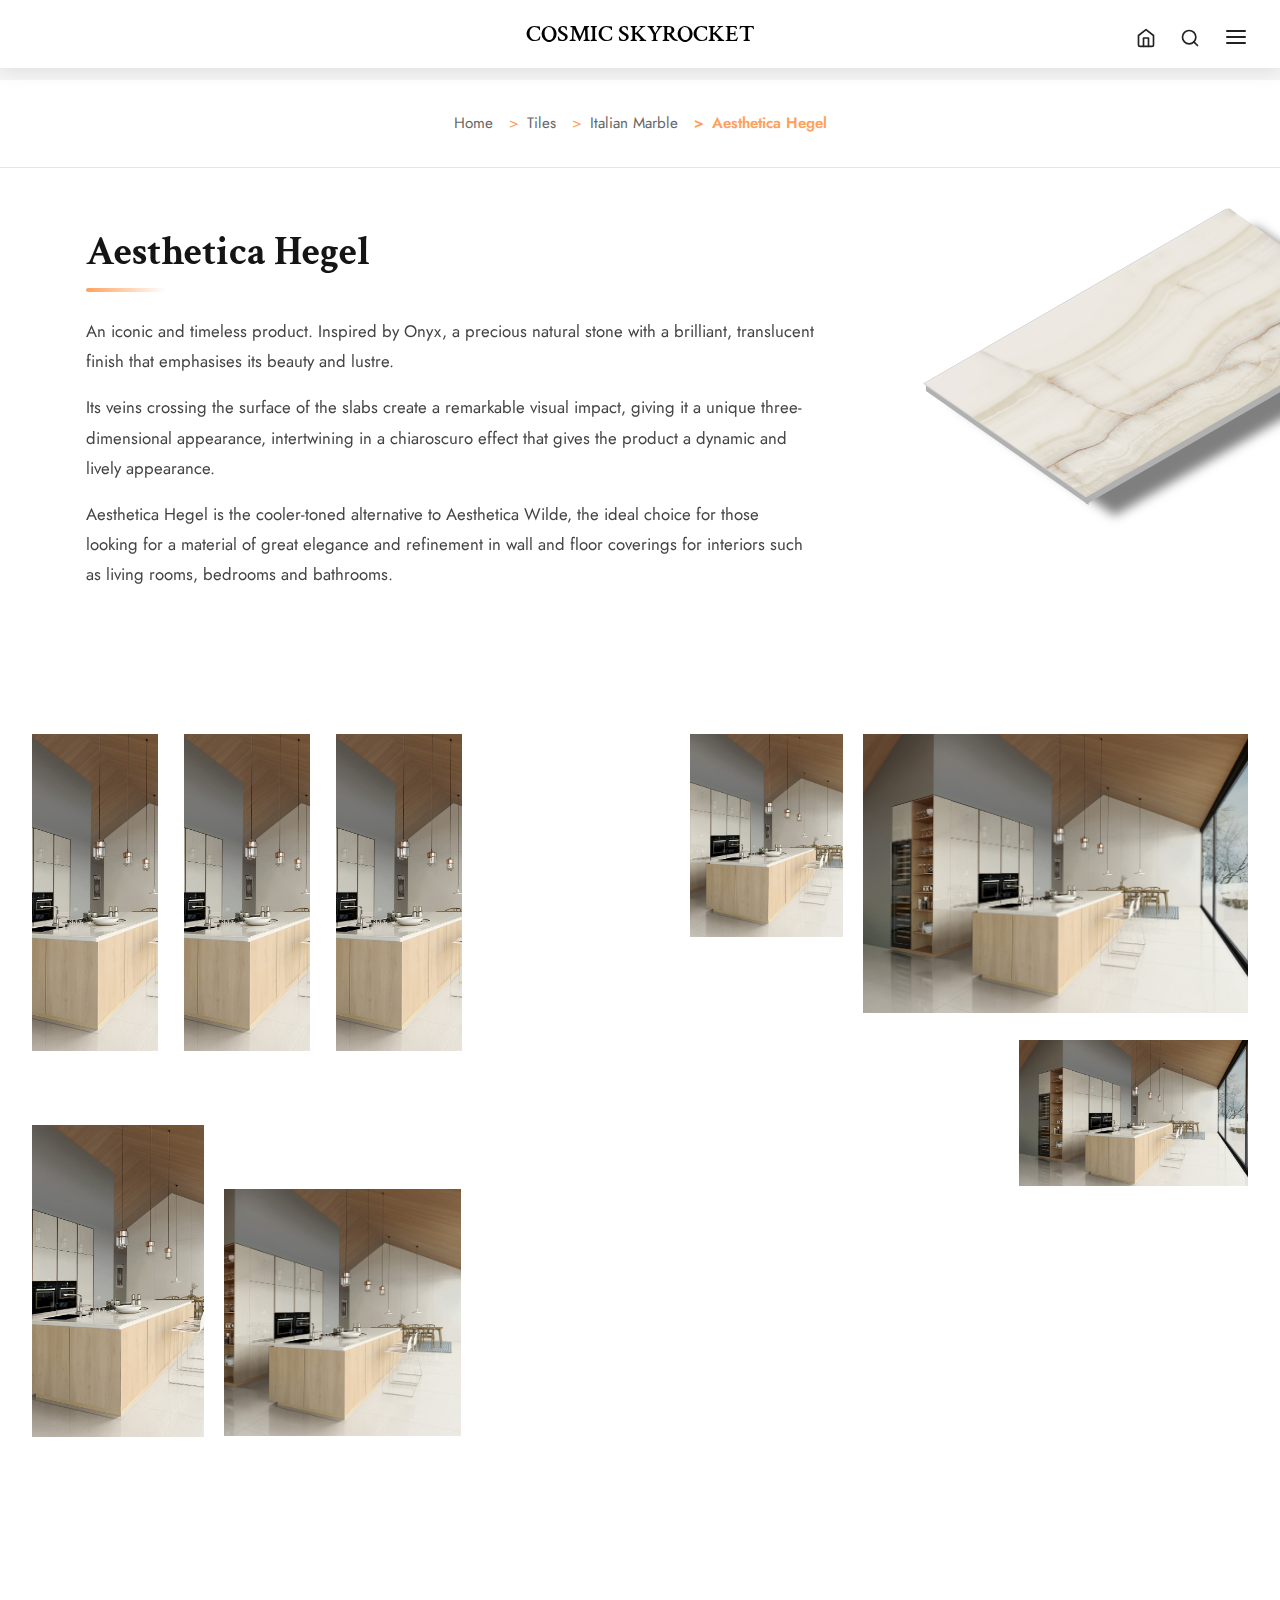
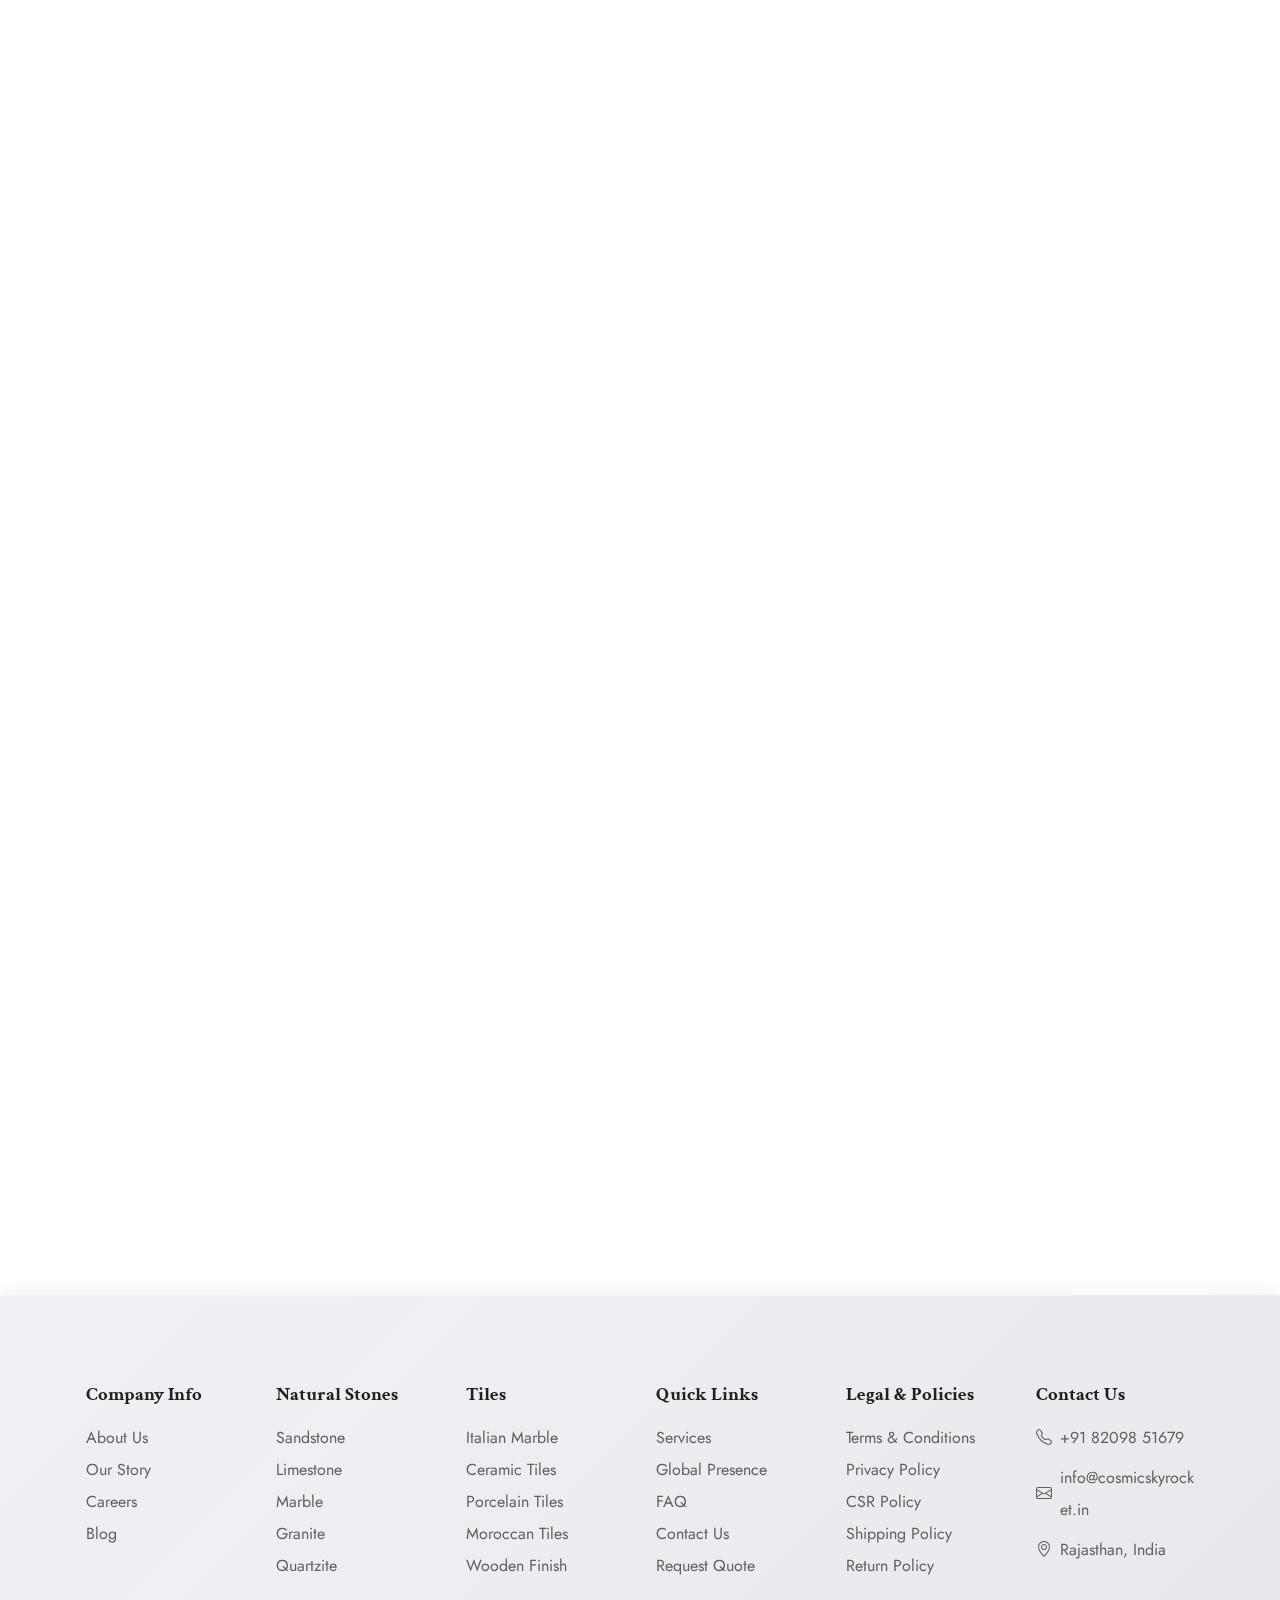
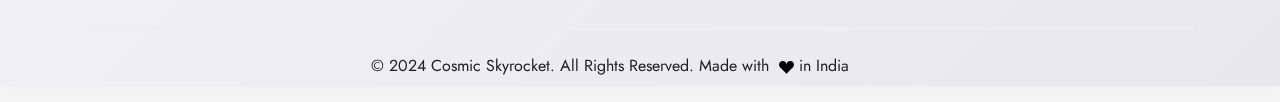
<file: product_details/tiles/Material/Material_design_1.html>
<!DOCTYPE html>
<html lang="en-US" dir="ltr">

  <head>
    <meta charset="utf-8">
    <meta http-equiv="X-UA-Compatible" content="IE=edge">
    <meta name="viewport" content="width=device-width, initial-scale=1">

    <!-- Document Title -->
    <title>Aesthetica Hegel - Italian Marble | Cosmic Skyrocket</title>

    <!-- Favicons -->
    <link rel="apple-touch-icon" sizes="180x180" href="../../../assets/img/favicons/apple-touch-icon.png">
    <link rel="icon" type="image/png" sizes="32x32" href="../../../assets/img/favicons/favicon-32x32.png">
    <link rel="icon" type="image/png" sizes="16x16" href="../../../assets/img/favicons/favicon-16x16.png">
    <link rel="shortcut icon" type="image/x-icon" href="../../../assets/img/favicons/cs-favicon.ico">
    <link rel="manifest" href="../../../assets/img/favicons/manifest.json">
    <meta name="msapplication-TileImage" content="../../../assets/img/favicons/mstile-150x150.png">
    <meta name="theme-color" content="#ffffff">

    <!-- Stylesheets -->
    <link href="../../../assets/css/theme.css" rel="stylesheet" />
    
    <!-- Bootstrap Icons -->
    <link href="https://cdn.jsdelivr.net/npm/bootstrap-icons@1.11.1/font/bootstrap-icons.css" rel="stylesheet">
    
    <!-- AOS CSS -->
    <link href="https://unpkg.com/aos@2.3.1/dist/aos.css" rel="stylesheet">
    
    <!-- Google Fonts - Cinzel -->
    <link href="https://fonts.googleapis.com/css2?family=Cinzel:wght@400;500;600;700;800;900&display=swap" rel="stylesheet">
    
    <!-- Google Fonts - Crimson Text -->
    <link href="https://fonts.googleapis.com/css2?family=Crimson+Text:wght@400;600;700&display=swap" rel="stylesheet">
    
    <!-- Google Fonts - Sacramento -->
    <link href="https://fonts.googleapis.com/css2?family=Sacramento&display=swap" rel="stylesheet">
    
    <!-- Google Fonts - Lora -->
    <link href="https://fonts.googleapis.com/css2?family=Lora:ital,wght@0,400;0,500;0,600;0,700;1,400;1,500;1,600;1,700&display=swap" rel="stylesheet">
    
    <style>
      /* Prevent horizontal scroll */
      html, body {
        overflow-x: hidden;
        max-width: 100%;
      }

      /* Apply Crimson Text font to all headings */
      h1, h2, h3, h4, h5, h6,
      .product-title {
        font-family: 'Crimson Text', serif !important;
      }

      /* Navbar Icons Hover Effect */
      .text-1000 svg,
      .text-1000 .feather {
        transition: stroke 0.3s ease, transform 0.3s ease;
      }

      .text-1000:hover svg,
      .text-1000:hover .feather {
        stroke: #000000 !important;
        transform: scale(1.15);
      }

      /* Button hover effects for search and menu */
      #searchBtn,
      #hamburgerMenuBtn {
        transition: transform 0.3s ease;
      }

      #searchBtn:hover svg,
      #hamburgerMenuBtn:hover svg {
        stroke: #000000 !important;
        transform: scale(1.15);
      }

      /* Navbar - Shrinked State (No animation, semi-transparent) */
      #mainNavbar {
        background: rgba(255, 255, 255, 0.95);
        backdrop-filter: blur(10px);
        -webkit-backdrop-filter: blur(10px);
        box-shadow: 0 2px 20px rgba(0, 0, 0, 0.1);
      }

      /* Glass morphism video effect for COSMIC SKYROCKET text */
      #cosmicBrand {
        position: relative;
      }
      
      #cosmicBrand .fw-bold {
        position: relative;
        z-index: 2;
        color: #000;
        font-family: 'Crimson Text', serif !important;
        font-weight: 600 !important;
        transition: color 0.3s ease;
      }
      
      #cosmicBrand .fw-bold:hover {
        color: #6d5a38;
      }
      
      #tagline {
        color: #666666 !important;
        font-family: 'Sacramento', cursive !important;
        font-size: 0.9rem !important;
      }

      /* Hamburger Menu Styles */
      .hamburger-menu-overlay {
        position: fixed;
        top: 0;
        right: 0;
        width: 100%;
        height: 100%;
        background-color: rgba(0, 0, 0, 0.5);
        z-index: 20000;
        opacity: 0;
        transition: opacity 0.3s ease;
      }

      .hamburger-menu-overlay.active {
        opacity: 1;
      }

      .hamburger-menu-panel {
        position: absolute;
        top: 0;
        right: -400px;
        width: 400px;
        max-width: 90%;
        height: 100%;
        background: rgba(255, 255, 255, 0.25);
        backdrop-filter: blur(20px);
        -webkit-backdrop-filter: blur(20px);
        border-left: 1px solid rgba(255, 255, 255, 0.4);
        box-shadow: -2px 0 30px rgba(0, 0, 0, 0.2);
        overflow-y: auto;
        transition: right 0.3s ease;
        padding: 2rem;
      }

      .hamburger-menu-overlay.active .hamburger-menu-panel {
        right: 0;
      }

      .hamburger-menu-header {
        display: flex;
        justify-content: space-between;
        align-items: center;
        margin-bottom: 2rem;
        padding-bottom: 1rem;
        border-bottom: 2px solid rgba(255, 255, 255, 0.3);
      }

      .hamburger-menu-header h3 {
        font-size: 1.8rem;
        font-weight: 400;
        font-family: 'Crimson Text', serif;
        color: #ffffff;
      }

      .hamburger-menu-content {
        margin-top: 1rem;
      }

      .menu-list {
        list-style: none;
        padding: 0;
        margin: 0;
      }

      .menu-item {
        margin-bottom: 0.5rem;
      }

      .menu-link {
        display: flex;
        justify-content: space-between;
        align-items: center;
        padding: 0.75rem 1rem;
        color: #ffffff;
        text-decoration: none;
        font-size: 1.1rem;
        font-weight: 500;
        border-radius: 8px;
        transition: background-color 0.2s ease, color 0.2s ease;
      }

      .menu-link:hover {
        background-color: rgba(255, 255, 255, 0.2);
        color: #ffffff;
      }

      .dropdown-icon {
        transition: transform 0.3s ease;
        stroke: #ffffff;
      }

      .menu-item-has-children.active > .menu-link .dropdown-icon,
      .submenu-item-has-children.active > .submenu-link .dropdown-icon {
        transform: rotate(180deg);
      }

      .submenu,
      .sub-submenu {
        list-style: none;
        padding-left: 1.5rem;
        margin: 0;
        max-height: 0;
        overflow: hidden;
        transition: max-height 0.3s ease;
      }

      .menu-item-has-children.active > .submenu,
      .submenu-item-has-children.active > .sub-submenu {
        max-height: 500px;
        margin-top: 0.5rem;
      }

      .submenu-item {
        margin-bottom: 0.25rem;
      }

      .submenu-link,
      .sub-submenu-link {
        display: flex;
        justify-content: space-between;
        align-items: center;
        padding: 0.6rem 1rem;
        color: rgba(255, 255, 255, 0.85);
        text-decoration: none;
        font-size: 1rem;
        border-radius: 6px;
        transition: background-color 0.2s ease, color 0.2s ease;
      }

      .submenu-link:hover,
      .sub-submenu-link:hover {
        background-color: rgba(255, 255, 255, 0.15);
        color: #ffffff;
      }

      .sub-submenu {
        padding-left: 1rem;
      }

      .sub-submenu-item {
        margin-bottom: 0.25rem;
      }

      /* Search Overlay Styles */
      .search-overlay {
        position: fixed;
        top: 0;
        left: 0;
        width: 100%;
        height: 100%;
        background: rgba(0, 0, 0, 0);
        backdrop-filter: blur(0px);
        -webkit-backdrop-filter: blur(0px);
        z-index: 30000;
        opacity: 0;
        visibility: hidden;
        transition: opacity 0.4s ease, visibility 0.4s ease, backdrop-filter 0.4s ease;
        pointer-events: none;
      }

      .search-overlay.active {
        opacity: 1;
        visibility: visible;
        backdrop-filter: blur(10px);
        -webkit-backdrop-filter: blur(10px);
        background: rgba(0, 0, 0, 0.3);
        pointer-events: all;
      }

      .search-container {
        position: fixed;
        top: 1.5rem;
        right: 2rem;
        width: 400px;
        transform: translateY(-20px);
        opacity: 0;
        transition: transform 0.4s ease, opacity 0.4s ease;
        z-index: 30001;
      }

      .search-overlay.active .search-container {
        transform: translateY(0);
        opacity: 1;
      }

      .search-close-btn {
        position: absolute;
        top: 10px;
        right: 10px;
        background: none;
        border: none;
        color: #666;
        font-size: 1.5rem;
        cursor: pointer;
        transition: transform 0.3s ease, color 0.3s ease;
        padding: 0;
        line-height: 1;
        z-index: 10;
      }

      .search-close-btn:hover {
        transform: rotate(90deg);
        color: #000000;
      }

      .search-input-wrapper {
        position: relative;
        width: 100%;
        background: transparent;
        border-radius: 0;
        box-shadow: none;
      }

      .search-input-wrapper input {
        width: 100%;
        padding: 15px 60px 15px 20px;
        font-size: 1rem;
        border: none;
        border-bottom: 2px solid #fff;
        border-radius: 0;
        background: transparent;
        color: #fff;
        outline: none;
        transition: all 0.3s ease;
      }

      .search-input-wrapper input:focus {
        border-bottom-color: #ffffff;
        box-shadow: none;
      }

      .search-input-wrapper input::placeholder {
        color: rgba(255, 255, 255, 0.6);
      }

      .search-submit-btn {
        position: absolute;
        right: 8px;
        top: 50%;
        transform: translateY(-50%);
        background: rgba(255, 255, 255, 0.4);
        backdrop-filter: blur(10px);
        -webkit-backdrop-filter: blur(10px);
        border: 1px solid rgba(255, 255, 255, 0.2);
        box-shadow: 0 8px 32px rgba(0, 0, 0, 0.1);
        width: 38px;
        height: 38px;
        border-radius: 50%;
        color: #fff;
        cursor: pointer;
        transition: all 0.3s ease;
        display: flex;
        align-items: center;
        justify-content: center;
      }

      .search-submit-btn:hover {
        transform: translateY(-50%) scale(1.1);
        background: rgba(255, 255, 255, 0.6);
        box-shadow: 0 12px 40px rgba(0, 0, 0, 0.2);
      }

      .search-submit-btn i {
        font-size: 0.9rem;
      }

      .search-suggestions {
        margin-top: 0.5rem;
        background: transparent;
        border-radius: 0;
        padding: 1.5rem;
        box-shadow: none;
        max-height: 0;
        overflow: hidden;
        opacity: 0;
        transition: max-height 0.4s ease, opacity 0.4s ease, padding 0.4s ease;
      }

      .search-overlay.active .search-suggestions {
        max-height: 500px;
        opacity: 1;
      }

      .search-suggestions p {
        color: #fff;
        font-size: 0.75rem;
        margin-bottom: 1rem;
        text-transform: uppercase;
        letter-spacing: 1.5px;
        font-weight: 600;
        text-align: left;
      }

      .search-tags {
        display: flex;
        flex-wrap: wrap;
        gap: 8px;
        justify-content: flex-start;
      }

      .search-tag {
        padding: 6px 14px;
        background: transparent;
        border: 1px solid rgba(224, 224, 224, 0.5);
        border-radius: 16px;
        color: #ffffff;
        text-decoration: none;
        font-size: 0.85rem;
        transition: all 0.3s ease;
        cursor: pointer;
      }

      .search-tag:hover {
        background: #ffffff;
        color: #000000;
        border-color: #ffffff;
        transform: translateY(-2px);
        box-shadow: 0 4px 12px rgba(133, 109, 70, 0.3);
      }

      /* Responsive search overlay */
      @media (max-width: 768px) {
        .search-container {
          right: 1rem;
          left: 1rem;
          width: auto;
        }
        
        .search-input-wrapper input {
          font-size: 0.95rem;
          padding: 12px 55px 12px 16px;
        }

        .search-close-btn {
          font-size: 1.3rem;
        }

        .search-submit-btn {
          width: 35px;
          height: 35px;
        }

        .search-suggestions {
          margin-top: 0.5rem;
          padding: 1rem;
        }
        
        .search-tag {
          font-size: 0.8rem;
          padding: 5px 12px;
        }
      }

      /* Breadcrumb Styles */
      .breadcrumb-section {
        padding: 2rem 0;
        background: linear-gradient(135deg, #FFFFFF 0%, #ffffff 100%);
        border-bottom: 1px solid rgba(0, 0, 0, 0.1);
        margin-top: 80px;
        position: relative;
        z-index: 10;
      }

      .breadcrumb {
        background: none;
        padding: 0;
        margin: 0;
      }

      .breadcrumb-item {
        font-size: 0.95rem;
        color: #666;
      }

      .breadcrumb-item + .breadcrumb-item::before {
        content: ">";
        color: #FFA15C;
        padding: 0 0.5rem;
      }

      .breadcrumb-item a {
        color: #666;
        text-decoration: none;
        transition: color 0.3s ease;
      }

      .breadcrumb-item a:hover {
        color: #FFA15C;
      }

      .breadcrumb-item.active {
        color: #FFA15C;
        font-weight: 600;
      }

      /* Product Details Styles */
      .product-details-section {
        padding: 60px 0;
        background: #fff;
      }

      .product-title {
        font-size: 2.5rem;
        font-weight: 700;
        color: #151515;
        margin-bottom: 1.5rem;
        position: relative;
        padding-bottom: 1rem;
      }

      .product-title::after {
        content: '';
        position: absolute;
        bottom: 0;
        left: 0;
        width: 80px;
        height: 4px;
        background: linear-gradient(90deg, #FFA15C, transparent);
        border-radius: 2px;
      }

      .product-description {
        color: #444444;
        line-height: 1.8;
        font-size: 1.05rem;
        margin-bottom: 2rem;
      }

      .gallery-img {
        margin-top: 2rem;
      }

      .gallery-img img {
        width: 100%;
        border-radius: 10px;
        transition: transform 0.3s ease, box-shadow 0.3s ease;
        box-shadow: 0 4px 15px rgba(0, 0, 0, 0.1);
      }

      .gallery-img img:hover {
        transform: scale(1.02);
        box-shadow: 0 8px 25px rgba(255, 161, 92, 0.3);
      }

      /* 3D Animated Tile - Vector Image Section */
      .map-container {
        position: relative;
        display: flex;
        justify-content: center;
        align-items: center;
        margin: 0;
        padding: 0;
        min-height: 250px;
        padding-left: 17em;
      }

      .map-container ul {
        position: relative;
        display: flex;
        margin: 0;
        padding: 0;
      }

      .map-container ul li {
        list-style: none;
        margin: 0 5px;
        animation: dropDownStraight 0.8s ease-out forwards;
      }

      @keyframes dropDownStraight {
        0% {
          transform: translateY(-150px);
          opacity: 0;
        }
        100% {
          transform: translateY(0);
          opacity: 1;
        }
      }

      .map-container ul li a {
        text-decoration: none;
        display: block;
        width: 350px;
        height: 180px;
        background: #d3d3d3;
        padding-left: 20px;
        text-align: left;
        transform: rotate(-30deg) skew(25deg) translate(0, 0);
        transition: 0.5s;
        box-shadow: 2px 30px 10px rgba(0,0,0,0.5);
        animation: shadowDrop 0.8s ease-out forwards;
      }

      @keyframes shadowDrop {
        0% {
          box-shadow: -50px 50px 50px rgba(0,0,0,0.5);
        }
        100% {
          box-shadow: 2px 30px 10px rgba(0,0,0,0.5);
        }
      }

      .map-container ul li a img {
        width: 180px;
        height: 195%;
        position: absolute;
        top: 0;
        left: 50%;
        transform: rotate(90deg) translateX(-47%) translateY(25.2%);
        transform-origin: center center;
        transition: 0.5s;
      }

      .map-container ul li a::before {
        content: '';
        position: absolute;
        top: 3px;
        right: 100%;
        height: 100%;
        width: 5px;
        background-color: #b1b1b1;
        transition: 0.5s;
        transform: rotate(0deg) skewY(-45deg);
        transform-origin: right center;
      }

      .map-container ul li a::after {
        content: '';
        position: absolute;
        bottom: -6px;
        left: -3px;
        height: 6px;
        width: 100%;
        background: #b1b1b1;
        transition: 0.5s;
        transform: rotate(0deg) skewX(-45deg);
      }

      .map-container ul li a:hover {
        transform: rotate(-30deg) skew(25deg) translate(20px, -15px);
      }

      .map-container ul li:hover:nth-child(1) a {
        background: #d3d3d3;
      }

      .map-container ul li:hover:nth-child(1) a::before {
        background: #b8b8b8;
      }

      .map-container ul li:hover:nth-child(1) a::after {
        background: #e0e0e0;
      }

      /* Thickness Section Styles */
      .thickness-section {
        margin-top: 3rem;
        margin-bottom: 3rem;
      }

      .thickness-title {
        font-size: 1.5rem;
        font-weight: 700;
        color: #151515;
        margin-bottom: 2rem;
        text-align: center;
      }

      .thickness-title .animated-number {
        display: inline-block;
        font-weight: 900;
        animation: numberMorph 3s ease-in-out infinite;
        transform-origin: center;
      }

      @keyframes numberMorph {
        0% {
          transform: scale(1);
          color: #151515;
        }
        16.66% {
          transform: scale(1.15);
          color: #FFA15C;
        }
        33.33% {
          transform: scale(1.25);
          color: #FF8C3C;
        }
        50% {
          transform: scale(1.3);
          color: #FF6B1C;
          font-weight: 900;
        }
        66.66% {
          transform: scale(1.25);
          color: #FF8C3C;
        }
        83.33% {
          transform: scale(1.15);
          color: #FFA15C;
        }
        100% {
          transform: scale(1);
          color: #151515;
        }
      }

      .thickness-tile-container {
        display: flex;
        justify-content: center;
        align-items: center;
        min-height: 300px;
        background: linear-gradient(135deg, #FFFFFF 0%, #ffffff 100%);
        border-radius: 10px;
        padding: 2rem;
      }

      .thickness-tile-list {
        position: relative;
        display: flex;
        margin: 0;
        padding: 0;
        list-style: none;
      }

      .thickness-tile-list li {
        list-style: none;
        margin: 0;
      }

      /* Main tile with 3D transform */
      .thickness-tile-list li a {
        text-decoration: none;
        display: block;
        width: 250px;
        height: 125px;
        background: #fff;
        text-align: left;
        position: relative;
        /* REMOVED overflow: hidden to show pseudo-elements */
        border-radius: 4px;
        
        /* 3D transformation */
        transform: rotate(-30deg) skew(25deg) translate(0, 0);
        transition: box-shadow 0.5s ease;
        box-shadow: 2px 30px 10px rgba(0,0,0,0.5);
        
        /* Default: thickness growth animation */
        animation: growHeight3D 2s ease-in-out infinite alternate;
      }

      /* On hover: continue growth animation with shift + shadow change */
      .thickness-tile-list li a:hover {
        animation: growHeight3DHover 2s ease-in-out infinite alternate;
        box-shadow: -50px 50px 50px rgba(0,0,0,0.5);
      }

      /* Height growth animation (thickness increase/decrease) - Default */
      @keyframes growHeight3D {
        0% {
          transform: rotate(-30deg) skew(25deg) translate(0, 0);
        }
        100% {
          transform: rotate(-30deg) skew(25deg) translate(-10px, -10px);
        }
      }

      /* Height growth animation (thickness increase/decrease) - On Hover with shift */
      @keyframes growHeight3DHover {
        0% {
          transform: rotate(-30deg) skew(25deg) translate(20px, -15px);
        }
        100% {
          transform: rotate(-30deg) skew(25deg) translate(10px, -25px);
        }
      }

      /* Image fills the tile */
      .thickness-tile-list li a img {
        width: 100%;
        height: 100%;
        object-fit: cover;
        position: absolute;
        top: 0;
        left: 0;
        transition: 0.5s;
        border-radius: 4px;
        z-index: 1;
      }

      /* 3D Left Face (::before pseudo-element) */
      .thickness-tile-list li a::before {
        content: '';
        position: absolute;
        top: 3px;
        right: 100%;           /* Positioned to the left of main tile */
        height: 100%;
        width: 5px;            /* Initial width */
        background-color: #b1b1b1;
        
        /* Creates the left face angle */
        transform: rotate(0deg) skewY(-45deg);
        transform-origin: right center;
        
        /* Animates the left face depth */
        animation: growLeft3D 2s ease-in-out infinite alternate;
        z-index: 0;
      }

      /* Continue animation on hover */
      .thickness-tile-list li a:hover::before {
        animation: growLeft3D 2s ease-in-out infinite alternate;
      }

      @keyframes growLeft3D {
        0% {
          width: 5px;        /* Initial depth */
          top: 0px;
        }
        100% {
          width: 20px;       /* Extended depth */
          top: 0px;
        }
      }

      /* 3D Bottom Face (::after pseudo-element) */
      .thickness-tile-list li a::after {
        content: '';
        position: absolute;
        bottom: -6px;          /* Positioned below main tile */
        left: -3px;
        height: 6px;           /* Initial height */
        width: 100%;
        background: #b1b1b1;
        
        /* Creates the bottom face angle */
        transform: rotate(0deg) skewX(-45deg);
        
        /* Animates the bottom face depth */
        animation: growBottom3D 2s ease-in-out infinite alternate;
        z-index: 0;
      }

      /* Continue animation on hover */
      .thickness-tile-list li a:hover::after {
        animation: growBottom3D 2s ease-in-out infinite alternate;
      }

      @keyframes growBottom3D {
        0% {
          bottom: -6px;      /* Initial depth */
          left: -3px;
          height: 6px;
        }
        100% {
          bottom: -18px;     /* Extended depth */
          left: -9px;
          height: 18px;
        }
      }

      /* Contact Form Styles */
      .contact-form-wrapper {
        background: #FFFFFF;
        padding: 2rem;
        border-radius: 10px;
        box-shadow: 0 4px 15px rgba(0, 0, 0, 0.1);
      }

      .contact-form-title {
        font-size: 1.8rem;
        font-weight: 700;
        color: #151515;
        margin-bottom: 1.5rem;
        position: relative;
        padding-bottom: 0.5rem;
      }

      .contact-form-title::after {
        content: '';
        position: absolute;
        bottom: 0;
        left: 0;
        width: 60px;
        height: 3px;
        background: #FFA15C;
        border-radius: 2px;
      }

      .form-control {
        border: 2px solid #e0e0e0;
        border-radius: 8px;
        padding: 12px 15px;
        font-size: 1rem;
        transition: all 0.3s ease;
      }

      .form-control:focus {
        border-color: #FFA15C;
        box-shadow: 0 0 0 0.2rem rgba(255, 161, 92, 0.25);
        outline: none;
      }

      textarea.form-control {
        min-height: 150px;
        resize: vertical;
      }

      .submit-btn {
        background: linear-gradient(135deg, #FFA15C, #FF8C3C);
        border: none;
        color: #fff;
        padding: 12px 40px;
        font-size: 1rem;
        font-weight: 600;
        border-radius: 25px;
        cursor: pointer;
        transition: all 0.3s ease;
        text-transform: uppercase;
        letter-spacing: 1px;
      }

      .submit-btn:hover {
        transform: translateY(-3px);
        box-shadow: 0 5px 20px rgba(255, 161, 92, 0.4);
      }

      /* Applications and Surface Finishes Component */
      .specifications-container {
        margin-top: 3rem;
        position: relative;
        display: flex;
        flex-direction: column;
        align-items: center;
        justify-content: center;
        gap: 60px;
        width: 100%;
      }

      /* Central vertical line - Now split into two */
      .center-line {
        display: none;
      }

      /* Container for upper section (Applications) */
      .upper-section {
        position: relative;
        width: 100%;
        min-height: 200px;
        display: flex;
        align-items: center;
        justify-content: center;
      }

      /* Upper section line */
      .upper-section::after {
        content: '';
        position: absolute;
        left: 30%;
        top: 0;
        bottom: 0;
        width: 2px;
        background: #333;
        transform: translateX(-50%);
        z-index: 1;
      }

      /* Container for lower section (Surface Finishes) */
      .lower-section {
        position: relative;
        width: 100%;
        min-height: 200px;
        display: flex;
        align-items: flex-end;
        justify-content: center;
      }

      /* Lower section line */
      .lower-section::after {
        content: '';
        position: absolute;
        left: 50%;
        top: 0;
        bottom: 0;
        width: 2px;
        background: #333;
        transform: translateX(-50%);
        z-index: 1;
      }

      /* Left side of upper section - 06 and APPLICATIONS */
      .upper-left {
        position: absolute;
        left: 0;
        width: 30%;
        display: flex;
        align-items: center;
        justify-content: flex-end;
        gap: 20px;
        padding-right: 15px;
        z-index: 2;
      }

      .upper-left .big-num {
        font-size: 120px;
        font-weight: 700;
        line-height: 1;
        font-family: Georgia, "Times New Roman", serif;
        color: transparent;
        -webkit-text-stroke: 3px #333;
        text-stroke: 3px #333;
        transform: translateY(-40px);
      }

      .upper-left .vtext {
        writing-mode: vertical-rl;
        text-orientation: mixed;
        transform: rotate(180deg);
        font-weight: 500;
        letter-spacing: 3px;
        font-size: 19px;
        color: #333;
      }

      /* Right side of upper section - Applications list */
      .upper-right {
        position: absolute;
        left: 30%;
        width: 70%;
        display: flex;
        align-items: center;
        padding-left: 20px;
        z-index: 2;
      }

      .upper-right .list-items {
        display: flex;
        flex-direction: column;
        gap: 6px;
        font-size: 18px;
        color: #999;
        line-height: 1.4;
      }

      /* Left side of lower section - Surface finishes list */
      .lower-left {
        position: absolute;
        left: 0;
        width: 50%;
        display: flex;
        align-items: flex-end;
        justify-content: flex-end;
        padding-right: 20px;
        z-index: 2;
      }

      .lower-left .list-items {
        display: flex;
        flex-direction: column;
        gap: 6px;
        font-size: 18px;
        color: #999;
        line-height: 1.4;
        text-align: right;
      }

      /* Right side of lower section - SURFACE FINISHES and 06 */
      .lower-right {
        position: absolute;
        left: 50%;
        width: 50%;
        display: flex;
        align-items: center;
        gap: 20px;
        padding-left: 15px;
        z-index: 2;
      }

      .lower-right .vtext {
        writing-mode: vertical-rl;
        text-orientation: mixed;
        transform: rotate(180deg);
        font-weight: 500;
        letter-spacing: 3px;
        font-size: 19px;
        color: #333;
      }

      .lower-right .big-num {
        font-size: 120px;
        font-weight: 700;
        line-height: 1;
        font-family: Georgia, "Times New Roman", serif;
        color: transparent;
        -webkit-text-stroke: 3px #333;
        text-stroke: 3px #333;
        transform: translateY(40px);
      }

      /* Responsive */
      @media (max-width: 768px) {
        .hamburger-menu-panel {
          width: 320px;
        }

        .product-title {
          font-size: 2rem;
        }

        .breadcrumb-section {
          margin-top: 70px;
        }

        .specifications-container {
          gap: 40px;
        }

        .upper-section,
        .lower-section {
          min-height: 180px;
        }

        .upper-left .big-num,
        .lower-right .big-num {
          font-size: 80px;
        }

        .upper-left,
        .upper-right,
        .lower-left,
        .lower-right {
          padding-left: 20px;
          padding-right: 20px;
        }

        .upper-right .list-items,
        .lower-left .list-items {
          font-size: 16px;
        }

        .thickness-tile-container {
          min-height: 250px;
          padding: 1rem;
        }

        .thickness-tile-list li a {
          width: 280px;
          height: 150px;
        }

        .thickness-title {
          font-size: 1.2rem;
        }
      }



      /* Size Comparison Chart Styles */
      .size-comparison-wrapper {
        padding: 2rem 0;
        overflow-x: auto;
      }

      .size-comparison-container {
        display: flex;
        align-items: flex-end;
        justify-content: center;
        gap: 40px;
        min-height: 300px;
        padding: 20px;
        flex-wrap: wrap;
      }

      .size-item {
        transition: transform 0.3s ease;
      }

      .size-item:hover {
        transform: translateY(-5px);
      }

      .tile-rectangle {
        box-shadow: 0 4px 6px rgba(0, 0, 0, 0.1);
        transition: all 0.3s ease;
      }

      .tile-rectangle:hover {
        box-shadow: 0 6px 12px rgba(0, 0, 0, 0.15);
        background-color: #999 !important;
      }

      .size-label {
        min-width: 100px;
      }

      @media (max-width: 768px) {
        .size-comparison-container {
          gap: 25px;
        }

        .size-visual {
          transform: scale(0.8);
        }
      }

      @media (max-width: 576px) {
        .size-comparison-container {
          gap: 20px;
          flex-direction: row;
          justify-content: flex-start;
        }

        .size-visual {
          transform: scale(0.7);
        }

        .size-label strong {
          font-size: 0.75rem !important;
        }

        .size-label p {
          font-size: 0.7rem !important;
        }
      }

      /* Photo Gallery Collage Styles - Custom Layout */
      .gallery-section {
        margin-top: 3rem;
        margin-bottom: 3rem;
        background-color: #ffffff;
        padding: 2rem 0;
        overflow-x: hidden;
        width: 100vw;
        position: relative;
        left: 50%;
        right: 50%;
        margin-left: -50vw;
        margin-right: -50vw;
      }

      .gallery {
        display: grid;
        grid-template-columns: 116px 116px 116px 1fr 153px 385px;
        grid-template-rows: 317px 65px 203px 106px;
        column-gap: 20px;
        row-gap: 10px;
        min-height: 650px;
        position: relative;
        padding: 2rem;
        max-width: 1400px;
        width: 100%;
        margin: 0 auto;
      }

      .gallery figure {
        margin: 0;
        position: relative;
        overflow: hidden;
        transition: transform 0.3s ease;
      }

      .gallery figure:hover {
        transform: scale(1.02);
        z-index: 10;
      }

      .gallery img {
        width: 100%;
        height: 100%;
        object-fit: cover;
        display: block;
      }

      /* Image 1 - Top-left tall (116×317) */
      .gallery .image-1 {
        grid-column: 1;
        grid-row: 1;
        width: 126px;
        height: 317px;
      }

      /* Image 2 - Top-middle-left tall (116×317) */
      .gallery .image-2 {
        grid-column: 2;
        grid-row: 1;
        width: 126px;
        height: 317px;
        margin-left: 1rem;
      }

      /* Image 3 - Top-right of left group tall (116×317) */
      .gallery .image-3 {
        grid-column: 3;
        grid-row: 1;
        width: 126px;
        height: 317px;
        margin-left: 2rem;
      }

      /* Image 4 - Bottom-left (172×312) */
      .gallery .image-4 {
        grid-column: 1;
        grid-row: 2 / 5;
        width: 172px;
        height: 312px;
        margin-top: 4rem;
      }

      /* Image 5 - Bottom-middle-left (212×247) */
      .gallery .image-5 {
        grid-column: 2 / 4;
        grid-row: 2 / 4;
        width: 237px;
        height: 247px;
        margin-left: 3.5rem;
        margin-top: 8rem;
        
      }

      /* Image 6 - Top-middle (153×203) */
      .gallery .image-6 {
        grid-column: 5;
        grid-row: 1;
        width: 153px;
        height: 203px;
      }

      /* Image 7 - Top-right large (385×279) */
      .gallery .image-7 {
        grid-column: 6;
        grid-row: 1 / 3;
        width: 385px;
        height: 279px;
      }

      /* Image 8 - Bottom-right (229×106) */
      .gallery .image-8 {
        grid-column: 6;
        grid-row: 3;
        width: 229px;
        height: 146px;
        justify-self: end;
        margin-top: -6rem;
      }

      /* Animations */
      @keyframes slideInFromLeft {
        from {
          transform: translateX(-100%);
          opacity: 0;
        }
        to {
          transform: translateX(0);
          opacity: 1;
        }
      }

      @keyframes slideInFromRight {
        from {
          transform: translateX(100%);
          opacity: 0;
        }
        to {
          transform: translateX(0);
          opacity: 1;
        }
      }

      /* Responsive Design */
      @media (max-width: 1200px) {
        .gallery {
          display: flex;
          flex-direction: column;
          align-items: center;
          gap: 20px;
          min-height: auto;
        }

        .gallery figure {
          width: auto !important;
          height: auto !important;
          max-width: 90%;
        }

        .gallery .image-1,
        .gallery .image-2,
        .gallery .image-3 {
          width: 200px;
          height: 400px;
        }

        .gallery .image-4 {
          width: 250px;
          height: 350px;
        }

        .gallery .image-5 {
          width: 280px;
          height: 300px;
        }

        .gallery .image-6 {
          width: 220px;
          height: 280px;
        }

        .gallery .image-7 {
          width: 350px;
          height: 300px;
        }

        .gallery .image-8 {
          width: 300px;
          height: 150px;
        }
      }

      @media (max-width: 768px) {
        .gallery {
          padding: 1rem;
          gap: 15px;
        }

        .gallery .image-1,
        .gallery .image-2,
        .gallery .image-3 {
          width: 150px;
          height: 300px;
        }

        .gallery .image-4 {
          width: 200px;
          height: 280px;
        }

        .gallery .image-5 {
          width: 220px;
          height: 240px;
        }

        .gallery .image-6 {
          width: 180px;
          height: 220px;
        }

        .gallery .image-7 {
          width: 280px;
          height: 240px;
        }

        .gallery .image-8 {
          width: 250px;
          height: 120px;
        }
      }

      @media (max-width: 480px) {
        .gallery {
          padding: 0.5rem;
          gap: 10px;
        }

        .gallery .image-1,
        .gallery .image-2,
        .gallery .image-3,
        .gallery .image-4,
        .gallery .image-5,
        .gallery .image-6,
        .gallery .image-7,
        .gallery .image-8 {
          width: 100%;
          max-width: 300px;
          height: auto;
        }

        .gallery .image-1,
        .gallery .image-2,
        .gallery .image-3 {
          aspect-ratio: 116/317;
        }

        .gallery .image-4 {
          aspect-ratio: 172/312;
        }

        .gallery .image-5 {
          aspect-ratio: 212/247;
        }

        .gallery .image-6 {
          aspect-ratio: 153/203;
        }

        .gallery .image-7 {
          aspect-ratio: 385/279;
        }

        .gallery .image-8 {
          aspect-ratio: 229/106;
        }
      }

    </style>

  </head>

  <body>

    <!-- Main Content -->
    <div class="main-wrapper">
      <main class="main" id="top">
        
        <!-- NAVBAR - Shrinked State -->
        <nav id="mainNavbar" class="navbar navbar-expand-lg navbar-light fixed-top d-block" data-navbar-on-scroll="data-navbar-on-scroll" style="transition: all 0.3s ease; padding-top: 1rem; padding-bottom: 1rem;">
          <div class="container d-flex flex-column justify-content-center align-items-center">
            <a id="cosmicBrand" class="navbar-brand d-inline-flex text-center" href="index.html" style="transition: all 0.3s ease; font-size: 1.5rem; margin: 0;">
              <span class="fw-bold">COSMIC SKYROCKET</span>
            </a>
          </div>
        </nav>
        
        <!-- Fixed Icons in top-right corner -->
        <div class="position-fixed d-flex align-items-center" style="top: 1.5rem; right: 2rem; z-index: 10000; gap: 1.5rem;">
          <a class="text-1000" href="index.html" title="Home">
            <svg class="feather feather-home" xmlns="http://www.w3.org/2000/svg" width="20" height="20" viewBox="0 0 24 24" fill="none" stroke="currentColor" stroke-width="2" stroke-linecap="round" stroke-linejoin="round">
              <path d="M3 9l9-7 9 7v11a2 2 0 0 1-2 2H5a2 2 0 0 1-2-2z"></path>
              <polyline points="9 22 9 12 15 12 15 22"></polyline>
            </svg>
          </a>
          <button id="searchBtn" class="btn btn-link text-1000 p-0" title="Search" style="border: none; background: none;">
            <svg class="feather feather-search" xmlns="http://www.w3.org/2000/svg" width="20" height="20" viewBox="0 0 24 24" fill="none" stroke="currentColor" stroke-width="2" stroke-linecap="round" stroke-linejoin="round">
              <circle cx="11" cy="11" r="8"></circle>
              <line x1="21" y1="21" x2="16.65" y2="16.65"></line>
            </svg>
          </button>
          <button id="hamburgerMenuBtn" class="btn btn-link text-1000 p-0" title="Menu" style="border: none; background: none;">
            <svg class="feather feather-menu" xmlns="http://www.w3.org/2000/svg" width="24" height="24" viewBox="0 0 24 24" fill="none" stroke="currentColor" stroke-width="2" stroke-linecap="round" stroke-linejoin="round">
              <line x1="3" y1="12" x2="21" y2="12"></line>
              <line x1="3" y1="6" x2="21" y2="6"></line>
              <line x1="3" y1="18" x2="21" y2="18"></line>
            </svg>
          </button>
        </div>
        
        <!-- Hamburger Menu Overlay -->
        <div id="hamburgerMenuOverlay" class="hamburger-menu-overlay" style="display: none;">
          <div class="hamburger-menu-panel">
            <div class="hamburger-menu-header">
              <h3 class="mb-0">Cosmic Skyrocket</h3>
              <button id="closeMenuBtn" class="btn btn-link p-0" style="font-size: 2rem; border: none; background: none; color: #ffffff;">
                <svg xmlns="http://www.w3.org/2000/svg" width="28" height="28" viewBox="0 0 24 24" fill="none" stroke="currentColor" stroke-width="2" stroke-linecap="round" stroke-linejoin="round">
                  <line x1="18" y1="6" x2="6" y2="18"></line>
                  <line x1="6" y1="6" x2="18" y2="18"></line>
                </svg>
              </button>
            </div>
            <nav class="hamburger-menu-content">
              <ul class="menu-list">
                <li class="menu-item">
                  <a href="index.html" class="menu-link">Home</a>
                </li>
                <li class="menu-item">
                  <a href="#!" class="menu-link">About us</a>
                </li>
                <li class="menu-item">
                  <a href="#!" class="menu-link">Blogs</a>
                </li>
                <li class="menu-item menu-item-has-children">
                  <a href="#!" class="menu-link menu-dropdown-toggle">
                    Natural Stone
                    <svg class="dropdown-icon" xmlns="http://www.w3.org/2000/svg" width="16" height="16" viewBox="0 0 24 24" fill="none" stroke="currentColor" stroke-width="2" stroke-linecap="round" stroke-linejoin="round">
                      <polyline points="6 9 12 15 18 9"></polyline>
                    </svg>
                  </a>
                  <ul class="submenu">
                    <li class="submenu-item">
                      <a href="#!" class="submenu-link">Sandstone</a>
                    </li>
                    <li class="submenu-item">
                      <a href="#!" class="submenu-link">Limestone</a>
                    </li>
                  </ul>
                </li>
                <li class="menu-item menu-item-has-children">
                  <a href="#!" class="menu-link menu-dropdown-toggle">
                    Tiles
                    <svg class="dropdown-icon" xmlns="http://www.w3.org/2000/svg" width="16" height="16" viewBox="0 0 24 24" fill="none" stroke="currentColor" stroke-width="2" stroke-linecap="round" stroke-linejoin="round">
                      <polyline points="6 9 12 15 18 9"></polyline>
                    </svg>
                  </a>
                  <ul class="submenu">
                    <li class="submenu-item">
                      <a href="#!" class="submenu-link">Italian</a>
                    </li>
                    <li class="submenu-item">
                      <a href="#!" class="submenu-link">Material</a>
                    </li>
                    <li class="submenu-item submenu-item-has-children">
                      <a href="#!" class="submenu-link submenu-dropdown-toggle">
                        Other Stone
                        <svg class="dropdown-icon" xmlns="http://www.w3.org/2000/svg" width="14" height="14" viewBox="0 0 24 24" fill="none" stroke="currentColor" stroke-width="2" stroke-linecap="round" stroke-linejoin="round">
                          <polyline points="6 9 12 15 18 9"></polyline>
                        </svg>
                      </a>
                      <ul class="sub-submenu">
                        <li class="sub-submenu-item">
                          <a href="#!" class="sub-submenu-link">Morrocan</a>
                        </li>
                        <li class="sub-submenu-item">
                          <a href="#!" class="sub-submenu-link">Wooden</a>
                        </li>
                      </ul>
                    </li>
                  </ul>
                </li>
                <li class="menu-item">
                  <a href="#!" class="menu-link">Packaging</a>
                </li>
              </ul>
            </nav>
          </div>
        </div>
        
        <!-- Search Overlay -->
        <div id="searchOverlay" class="search-overlay">
          <div class="search-container">
            <div class="search-input-wrapper">
              <form id="searchForm" action="#" method="get">
                <input 
                  type="text" 
                  id="searchInput" 
                  placeholder="Search for tiles, stones, products..." 
                  autocomplete="off"
                  autofocus
                />
                <button type="submit" class="search-submit-btn" aria-label="Search">
                  <i class="bi bi-search"></i>
                </button>
              </form>
            </div>
            
            <div class="search-suggestions">
              <p>Popular Searches</p>
              <div class="search-tags">
                <a href="#!" class="search-tag">Natural Stone</a>
                <a href="#!" class="search-tag">Sandstone</a>
                <a href="#!" class="search-tag">Limestone</a>
                <a href="#!" class="search-tag">Italian Tiles</a>
                <a href="#!" class="search-tag">Moroccan Tiles</a>
                <a href="#!" class="search-tag">Ceramic Tiles</a>
                <a href="#!" class="search-tag">Porcelain</a>
                <a href="#!" class="search-tag">Wooden Finish</a>
              </div>
            </div>
          </div>
        </div>

        <!-- Breadcrumb Section -->
        <section class="breadcrumb-section">
          <div class="container">
            <div class="row">
              <div class="col-lg-12">
                <nav aria-label="breadcrumb">
                  <ol class="breadcrumb justify-content-center">
                    <li class="breadcrumb-item"><a href="index.html">Home</a></li>
                    <li class="breadcrumb-item"><a href="#!">Tiles</a></li>
                    <li class="breadcrumb-item"><a href="#!">Italian Marble</a></li>
                    <li class="breadcrumb-item active" aria-current="page">Aesthetica Hegel</li>
                  </ol>
                </nav>
              </div>
            </div>
          </div>
        </section>

        <!-- Product Details Section -->
        <section class="product-details-section">
          <div class="container">
            <div class="row">
              
              <!-- Left Column - Product Description -->
              <div class="col-lg-8">
                <h1 class="product-title" data-aos="fade-up">Aesthetica Hegel</h1>
                
                <div class="product-description" data-aos="fade-up" data-aos-delay="100">
                  <p>An iconic and timeless product. Inspired by Onyx, a precious natural stone with a brilliant, translucent finish that emphasises its beauty and lustre.</p>
                  
                  <p>Its veins crossing the surface of the slabs create a remarkable visual impact, giving it a unique three-dimensional appearance, intertwining in a chiaroscuro effect that gives the product a dynamic and lively appearance.</p>
                  
                  <p>Aesthetica Hegel is the cooler-toned alternative to Aesthetica Wilde, the ideal choice for those looking for a material of great elegance and refinement in wall and floor coverings for interiors such as living rooms, bedrooms and bathrooms.</p>
                </div>
              </div>

              <!-- Right Column - 3D Animated Vector Image -->
              <div class="col-lg-4">
                <div class="map-container">
                  <ul>
                    <li>
                      <a href="#">
                        <img src="../../../assets/img/tiles/aesthetica hegel/vector.jpg" alt="Aesthetica Hegel Vector">
                      </a>
                    </li>
                  </ul>
                </div>
              </div>
            </div>

            <!-- Full Width Collage Section -->
            <div class="row">
              <div class="col-12">
                <div class="gallery-section" data-aos="fade-up" data-aos-delay="200">
                  <div class="gallery">
                    
                    <!-- Image 1 - Top-left tall (116×317) -->
                    <figure class="image-1">
                      <img src="../../../assets/img/tiles-collage/Material/absolute/int1.jpg" alt="Material Absolute Application 1">
                    </figure>

                    <!-- Image 2 - Top-middle-left tall (116×317) -->
                    <figure class="image-2">
                      <img src="../../../assets/img/tiles-collage/Material/absolute/int1.jpg" alt="Material Absolute Application 2">
                    </figure>

                    <!-- Image 3 - Top-right of left group tall (116×317) -->
                    <figure class="image-3">
                      <img src="../../../assets/img/tiles-collage/Material/absolute/int1.jpg" alt="Material Absolute Application 3">
                    </figure>

                    <!-- Image 4 - Bottom-left (172×312) -->
                    <figure class="image-4">
                      <img src="../../../assets/img/tiles-collage/Material/absolute/int1.jpg" alt="Material Absolute Application 4">
                    </figure>

                    <!-- Image 5 - Bottom-middle-left (212×247) -->
                    <figure class="image-5">
                      <img src="../../../assets/img/tiles-collage/Material/absolute/int1.jpg" alt="Material Absolute Application 5">
                    </figure>

                    <!-- Image 6 - Top-middle (153×203) -->
                    <figure class="image-6">
                      <img src="../../../assets/img/tiles-collage/Material/absolute/int1.jpg" alt="Material Absolute Application 6">
                    </figure>

                    <!-- Image 7 - Top-right large (385×279) -->
                    <figure class="image-7">
                      <img src="../../../assets/img/tiles-collage/Material/absolute/int1.jpg" alt="Material Absolute Application 7">
                    </figure>

                    <!-- Image 8 - Bottom-right (229×106) -->
                    <figure class="image-8">
                      <img src="../../../assets/img/tiles-collage/Material/absolute/int1.jpg" alt="Material Absolute Application 8">
                    </figure>

                  </div>
                </div>
              </div>
            </div>

            <!-- Applications, Surface Finishes & Thickness Section -->
            <div class="row">
              
              <!-- Left Column - Applications and Surface Finishes -->
              <div class="col-lg-8">







                <!-- Applications and Surface Finishes Component -->
                <div class="specifications-container" data-aos="fade-up" data-aos-delay="300">
                  <!-- Central vertical line -->
                  <div class="center-line"></div>

                  <!-- Upper Section: Applications -->
                  <div class="upper-section">
                    <!-- Left: 06 and APPLICATIONS vertical text -->
                    <div class="upper-left">
                      <div class="big-num">06</div>
                      <div class="vtext">APPLICATIONS</div>
                    </div>

                    <!-- Right: Applications list -->
                    <div class="upper-right">
                      <div class="list-items">
                        <div>Kitchen</div>
                        <div>Outdoor</div>
                        <div>Bedroom</div>
                        <div>Bathroom</div>
                        <div>Living Room</div>
                        <div>Commercial</div>
                      </div>
                    </div>
                  </div>

                  <!-- Lower Section: Surface Finishes -->
                  <div class="lower-section">
                    <!-- Left: Surface finishes list (right-aligned) -->
                    <div class="lower-left">
                      <div class="list-items">
                        <div>Satin</div>
                        <div>Matte</div>
                        <div>Carving</div>
                        <div>Polished</div>
                        <div>High Gloss</div>
                        <div>Matte Carving</div>
                      </div>
                    </div>

                    <!-- Right: SURFACE FINISHES vertical text and 06 -->
                    <div class="lower-right">
                      <div class="vtext">SURFACE FINISHES</div>
                      <div class="big-num">06</div>
                    </div>
                  </div>
                </div>
              </div>

              <!-- Right Column - Thickness Section -->
              <div class="col-lg-4">
                <!-- Thickness Section -->
                <div class="thickness-section" data-aos="fade-up" data-aos-delay="400">
                  <div style="display: flex; align-items: center; gap: 20px; justify-content: flex-start;">
                    <!-- Left Side - Available Thickness Text -->
                    <div style="display: flex; flex-direction: column; align-items: flex-start;">
                      <div style="writing-mode: vertical-rl; text-orientation: mixed; transform: rotate(180deg); font-weight: 700; letter-spacing: 3px; font-size: 30px; color: #333; white-space: nowrap;">
                        AVAILABLE THICKNESS
                      </div>
                    </div>
                    
                    <!-- Right Side - Thickness PNG and Animation -->
                    <div style="flex: 1; display: flex; flex-direction: column; align-items: center; margin-left: 70px;">
                      <div style="text-align: center; margin-bottom: 20px; position: relative; display: inline-block;">
                        <img src="../../../assets/img/cosmic-icons/thickness.PNG" alt="Thickness" style="height: 7em; width: auto; display: block;">
                        <div style="position: absolute; top: 50%; left: 50%; transform: translate(-50%, -50%); font-size: 1.2rem; font-weight: 700; color: #151515; white-space: nowrap;">
                          <span class="animated-number">6</span> mm
                        </div>
                      </div>
                      <div class="thickness-tile-container">
                        <ul class="thickness-tile-list">
                          <li>
                            <a href="#">
                              <img src="../../../assets/img/tiles/aesthetica hegel/vector.jpg" alt="Thickness Vector">
                            </a>
                          </li>
                        </ul>
                      </div>
                    </div>
                  </div>
                </div>
              </div>

            </div>
          </div>
        </section>

        

        <!-- SIZE COMPARISON CHART SECTION -->
        <section class="py-8" style="background-color: #ffffff;">
          <div class="container">
            
            <!-- Section Title -->
            <div class="text-center mb-5" data-aos="fade-up">
              <h2 class="fw-bold mb-2" style="font-size: 2.5rem; color: #1a1a1a;">Tiles Size Reference</h2>
              <p class="text-muted" style="font-size: 1.1rem;">The sizes are customisable</p>
            </div>

            <!-- Size Comparison Chart -->
            <div class="size-comparison-wrapper" data-aos="fade-up" data-aos-delay="100">
              <div style="display: flex; align-items: flex-end; justify-content: center; gap: 40px;">
                
                <!-- Left Side: Vertical Line with 04 and SIZES -->
                <div style="display: flex; align-items: flex-start; gap: 15px; margin-bottom: 45px;">
                  <!-- 04 Number and Vertical Section -->
                  <div style="display: flex; align-items: flex-end; gap: 15px;">
                    <!-- 04 Number (Hollow/Outline Style) -->
                    <div style="font-size: 80px; font-weight: 700; line-height: 1; font-family: Georgia, 'Times New Roman', serif; color: transparent; -webkit-text-stroke: 2px #333; text-stroke: 2px #333;">04</div>
                    
                    <!-- Vertical Line and SIZES Text Container -->
                    <div style="display: flex; flex-direction: column; align-items: center; justify-content: flex-end;">
                      <!-- SIZES Text (Vertical, bottom to top) -->
                      <div style="writing-mode: vertical-rl; text-orientation: mixed; transform: rotate(180deg); font-weight: 700; letter-spacing: 3px; font-size: 13px; color: #333; margin-bottom: 10px;">
                        SIZES
                      </div>
                      <!-- Vertical Line -->
                      <div style="width: 2px; height: 200px; background-color: #333;"></div>
                    </div>
                  </div>
                </div>

                <!-- Size Comparison Container -->
                <div class="size-comparison-container">
                  
                  <!-- Human Reference (170 cm) -->
                <div class="size-item" style="display: flex; flex-direction: column; align-items: center;">
                  <div class="size-visual" style="height: 170px; display: flex; align-items: flex-end; justify-content: center;">
                    <img src="../../../assets/img/gallery/human_size.PNG" alt="Human Reference 170cm" style="height: 170px; width: auto; max-width: 60px; object-fit: contain; object-position: bottom;">
                  </div>
                  <div class="size-label" style="margin-top: 10px; text-align: center;">
                    <strong style="font-size: 0.9rem; color: #333;">170 cm</strong>
                    <p style="font-size: 0.8rem; color: #666; margin: 0;">Human Height</p>
                  </div>
                </div>

                <!-- Tile 1: 160 x 320 cm -->
                <div class="size-item" style="display: flex; flex-direction: column; align-items: center;">
                  <div class="size-visual" style="height: 170px; display: flex; align-items: flex-end; justify-content: center;">
                    <div class="tile-rectangle" style="width: 100px; height: 200px; background-color: #b0b0b0; border: 2px solid #888; border-radius: 2px;"></div>
                  </div>
                  <div class="size-label" style="margin-top: 10px; text-align: center;">
                    <strong style="font-size: 1.1rem; color: #333;">160 x 320 cm</strong>
                    <p style="font-size: 1rem; color: #666; margin: 0;">Large Format Tile</p>
                  </div>
                </div>

                <!-- Tile 2: 120 x 280 cm -->
                <div class="size-item" style="display: flex; flex-direction: column; align-items: center;">
                  <div class="size-visual" style="height: 170px; display: flex; align-items: flex-end; justify-content: center;">
                    <div class="tile-rectangle" style="width: 75px; height: 175px; background-color: #b0b0b0; border: 2px solid #888; border-radius: 2px;"></div>
                  </div>
                  <div class="size-label" style="margin-top: 10px; text-align: center;">
                    <strong style="font-size: 1.1rem; color: #333;">120 x 280 cm</strong>
                    <p style="font-size: 1rem; color: #666; margin: 0;">Extra Large Tile</p>
                  </div>
                </div>

                <!-- Tile 3: 120 x 120 cm -->
                <div class="size-item" style="display: flex; flex-direction: column; align-items: center;">
                  <div class="size-visual" style="height: 170px; display: flex; align-items: flex-end; justify-content: center;">
                    <div class="tile-rectangle" style="width: 75px; height: 75px; background-color: #b0b0b0; border: 2px solid #888; border-radius: 2px;"></div>
                  </div>
                  <div class="size-label" style="margin-top: 10px; text-align: center;">
                    <strong style="font-size: 1.1rem; color: #333;">120 x 120 cm</strong>
                    <p style="font-size: 1rem; color: #666; margin: 0;">Square Tile</p>
                  </div>
                </div>

                <!-- Tile 4: 120 x 120 cm -->
                <div class="size-item" style="display: flex; flex-direction: column; align-items: center;">
                  <div class="size-visual" style="height: 170px; display: flex; align-items: flex-end; justify-content: center;">
                    <div class="tile-rectangle" style="width: 40px; height: 80px; background-color: #b0b0b0; border: 2px solid #888; border-radius: 2px;"></div>
                  </div>
                  <div class="size-label" style="margin-top: 10px; text-align: center;">
                    <strong style="font-size: 1.1rem; color: #333;">120 x 120 cm</strong>
                    <p style="font-size: 1rem; color: #666; margin: 0;">Square Tile</p>
                  </div>
                </div>

              </div>

              </div>
            </div>

          </div>
        </section>
        <!-- END SIZE COMPARISON CHART SECTION -->


        <!-- FOOTER -->
        <section class="py-0 pt-7" style="background: linear-gradient(135deg, rgba(240, 240, 245, 0.9), rgba(230, 230, 235, 0.95)); backdrop-filter: blur(10px); -webkit-backdrop-filter: blur(10px); border-top: 1px solid rgba(255, 255, 255, 0.3); box-shadow: 0 -4px 20px rgba(0, 0, 0, 0.05);">
          <div class="container">
            <div class="row">
              
              <!-- Company Info -->
              <div class="col-6 col-lg-2 mb-3">
                <h5 class="lh-lg fw-bold text-1000">Company Info</h5>
                <ul class="list-unstyled mb-md-4 mb-lg-0">
                  <li class="lh-lg"><a class="text-800 text-decoration-none" href="#about">About Us</a></li>
                  <li class="lh-lg"><a class="text-800 text-decoration-none" href="#!">Our Story</a></li>
                  <li class="lh-lg"><a class="text-800 text-decoration-none" href="#!">Careers</a></li>
                  <li class="lh-lg"><a class="text-800 text-decoration-none" href="#!">Blog</a></li>
                </ul>
              </div>

              <!-- Natural Stones -->
              <div class="col-6 col-lg-2 mb-3">
                <h5 class="lh-lg fw-bold text-1000">Natural Stones</h5>
                <ul class="list-unstyled mb-md-4 mb-lg-0">
                  <li class="lh-lg"><a class="text-800 text-decoration-none" href="#!">Sandstone</a></li>
                  <li class="lh-lg"><a class="text-800 text-decoration-none" href="#!">Limestone</a></li>
                  <li class="lh-lg"><a class="text-800 text-decoration-none" href="#!">Marble</a></li>
                  <li class="lh-lg"><a class="text-800 text-decoration-none" href="#!">Granite</a></li>
                  <li class="lh-lg"><a class="text-800 text-decoration-none" href="#!">Quartzite</a></li>
                </ul>
              </div>

              <!-- Tiles -->
              <div class="col-6 col-lg-2 mb-3">
                <h5 class="lh-lg fw-bold text-1000">Tiles</h5>
                <ul class="list-unstyled mb-md-4 mb-lg-0">
                  <li class="lh-lg"><a class="text-800 text-decoration-none" href="#!">Italian Marble</a></li>
                  <li class="lh-lg"><a class="text-800 text-decoration-none" href="#!">Ceramic Tiles</a></li>
                  <li class="lh-lg"><a class="text-800 text-decoration-none" href="#!">Porcelain Tiles</a></li>
                  <li class="lh-lg"><a class="text-800 text-decoration-none" href="#!">Moroccan Tiles</a></li>
                  <li class="lh-lg"><a class="text-800 text-decoration-none" href="#!">Wooden Finish</a></li>
                </ul>
              </div>

              <!-- Quick Links -->
              <div class="col-6 col-lg-2 mb-3">
                <h5 class="lh-lg fw-bold text-1000">Quick Links</h5>
                <ul class="list-unstyled mb-md-4 mb-lg-0">
                  <li class="lh-lg"><a class="text-800 text-decoration-none" href="#services">Services</a></li>
                  <li class="lh-lg"><a class="text-800 text-decoration-none" href="#global-presence">Global Presence</a></li>
                  <li class="lh-lg"><a class="text-800 text-decoration-none" href="#faq">FAQ</a></li>
                  <li class="lh-lg"><a class="text-800 text-decoration-none" href="#!">Contact Us</a></li>
                  <li class="lh-lg"><a class="text-800 text-decoration-none" href="#!">Request Quote</a></li>
                </ul>
              </div>

              <!-- Legal & Policies -->
              <div class="col-6 col-lg-2 mb-3">
                <h5 class="lh-lg fw-bold text-1000">Legal & Policies</h5>
                <ul class="list-unstyled mb-md-4 mb-lg-0">
                  <li class="lh-lg"><a class="text-800 text-decoration-none" href="#!">Terms & Conditions</a></li>
                  <li class="lh-lg"><a class="text-800 text-decoration-none" href="#!">Privacy Policy</a></li>
                  <li class="lh-lg"><a class="text-800 text-decoration-none" href="#!">CSR Policy</a></li>
                  <li class="lh-lg"><a class="text-800 text-decoration-none" href="#!">Shipping Policy</a></li>
                  <li class="lh-lg"><a class="text-800 text-decoration-none" href="#!">Return Policy</a></li>
                </ul>
              </div>

              <!-- Contact Information -->
              <div class="col-6 col-lg-2 mb-3">
                <h5 class="lh-lg fw-bold text-1000">Contact Us</h5>
                <ul class="list-unstyled mb-md-4 mb-lg-0">
                  <li class="lh-lg mb-2">
                    <a class="text-800 text-decoration-none d-flex align-items-center" href="tel:+918209851679">
                      <i class="bi bi-telephone me-2 flex-shrink-0"></i><span>+91 82098 51679</span>
                    </a>
                  </li>
                  <li class="lh-lg mb-2">
                    <a class="text-800 text-decoration-none d-flex align-items-center" href="mailto:info@cosmicskyrocket.in">
                      <i class="bi bi-envelope me-2 flex-shrink-0"></i><span class="text-break">info@cosmicskyrocket.in</span>
                    </a>
                  </li>
                  <li class="lh-lg">
                    <span class="text-800 d-flex align-items-center">
                      <i class="bi bi-geo-alt me-2 flex-shrink-0"></i><span>Rajasthan, India</span>
                    </span>
                  </li>
                </ul>
              </div>
              
            </div>
            
            <div class="border-bottom border-3 mt-4"></div>
            
            <div class="row flex-center my-3">
              <div class="col-md-6 order-1 order-md-0">
                <p class="my-2 text-1000 text-center text-md-start"> 
                  &copy; 2024 Cosmic Skyrocket. All Rights Reserved. Made with&nbsp;
                  <svg class="bi bi-suit-heart-fill" xmlns="http://www.w3.org/2000/svg" width="15" height="15" fill="#000000" viewBox="0 0 16 16">
                    <path d="M4 1c2.21 0 4 1.755 4 3.92C8 2.755 9.79 1 12 1s4 1.755 4 3.92c0 3.263-3.234 4.414-7.608 9.608a.513.513 0 0 1-.784 0C3.234 9.334 0 8.183 0 4.92 0 2.755 1.79 1 4 1z"></path>
                  </svg>&nbsp;in India
                </p>
              </div>
              <!-- Social Media Icons - Commented Out
              <div class="col-md-6">
                <div class="text-center text-md-end">
                  <a href="#!" class="text-decoration-none me-3" title="Facebook"><span data-feather="facebook"></span></a>
                  <a href="#!" class="text-decoration-none me-3" title="Instagram"><span data-feather="instagram"></span></a>
                  <a href="#!" class="text-decoration-none me-3" title="LinkedIn"><span data-feather="linkedin"></span></a>
                  <a href="#!" class="text-decoration-none me-3" title="Twitter"><span data-feather="twitter"></span></a>
                  <a href="#!" class="text-decoration-none" title="YouTube"><span data-feather="youtube"></span></a>
                </div>
              </div>
              -->
            </div>
          </div>
        </section>

      </main>
    </div>

    <!-- JavaScripts -->
    <script src="../../../vendors/@popperjs/popper.min.js"></script>
    <script src="../../../vendors/bootstrap/bootstrap.min.js"></script>
    <script src="../../../vendors/is/is.min.js"></script>
    <script src="https://polyfill.io/v3/polyfill.min.js?features=window.scroll"></script>
    <script src="../../../vendors/feather-icons/feather.min.js"></script>
    <script>
      feather.replace();
    </script>
    <script src="../../../assets/js/theme.js"></script>

    <!-- AOS JS -->
    <script src="https://unpkg.com/aos@2.3.1/dist/aos.js"></script>

    <!-- Initialize AOS -->
    <script>
      AOS.init({
        duration: 600,
        easing: 'ease-in-out',
        once: true,
        mirror: false,
        offset: 100
      });
    </script>

    <!-- Hamburger Menu & Search Script -->
    <script>
      document.addEventListener('DOMContentLoaded', function() {
        // Hamburger Menu Toggle
        const hamburgerBtn = document.getElementById('hamburgerMenuBtn');
        const closeMenuBtn = document.getElementById('closeMenuBtn');
        const menuOverlay = document.getElementById('hamburgerMenuOverlay');
        
        // Open menu
        hamburgerBtn.addEventListener('click', function() {
          menuOverlay.style.display = 'block';
          setTimeout(function() {
            menuOverlay.classList.add('active');
          }, 10);
        });
        
        // Close menu
        function closeMenu() {
          menuOverlay.classList.remove('active');
          setTimeout(function() {
            menuOverlay.style.display = 'none';
          }, 300);
        }
        
        closeMenuBtn.addEventListener('click', closeMenu);
        
        // Close menu when clicking overlay
        menuOverlay.addEventListener('click', function(e) {
          if (e.target === menuOverlay) {
            closeMenu();
          }
        });
        
        // Dropdown Toggle
        const dropdownToggles = document.querySelectorAll('.menu-dropdown-toggle, .submenu-dropdown-toggle');
        
        dropdownToggles.forEach(function(toggle) {
          toggle.addEventListener('click', function(e) {
            e.preventDefault();
            const parentItem = this.parentElement;
            const wasActive = parentItem.classList.contains('active');
            
            // Close all sibling dropdowns
            const siblings = Array.from(parentItem.parentElement.children);
            siblings.forEach(function(sibling) {
              if (sibling !== parentItem) {
                sibling.classList.remove('active');
              }
            });
            
            // Toggle current dropdown
            if (wasActive) {
              parentItem.classList.remove('active');
            } else {
              parentItem.classList.add('active');
            }
          });
        });
        
        // Search Overlay Functionality
        const searchBtn = document.getElementById('searchBtn');
        const searchOverlay = document.getElementById('searchOverlay');
        const searchInput = document.getElementById('searchInput');
        const searchForm = document.getElementById('searchForm');
        const searchContainer = document.querySelector('.search-container');
        
        // Open search overlay
        searchBtn.addEventListener('click', function() {
          searchOverlay.classList.add('active');
          document.body.style.overflow = 'hidden'; // Prevent background scrolling
          setTimeout(() => {
            searchInput.focus();
          }, 400);
        });
        
        // Close on overlay click (outside search container and popular searches)
        searchOverlay.addEventListener('click', function(e) {
          // Check if click is outside the search container
          if (!searchContainer.contains(e.target)) {
            searchOverlay.classList.remove('active');
            document.body.style.overflow = '';
            searchInput.value = '';
          }
        });
        
        // Close on ESC key
        document.addEventListener('keydown', function(e) {
          if (e.key === 'Escape' && searchOverlay.classList.contains('active')) {
            searchOverlay.classList.remove('active');
            document.body.style.overflow = '';
            searchInput.value = '';
          }
        });
        
        // Handle search form submission
        searchForm.addEventListener('submit', function(e) {
          e.preventDefault();
          const searchTerm = searchInput.value.trim();
          if (searchTerm) {
            console.log('Searching for:', searchTerm);
            alert('Searching for: ' + searchTerm);
          }
        });
        
        // Handle search tag clicks
        const searchTags = document.querySelectorAll('.search-tag');
        searchTags.forEach(function(tag) {
          tag.addEventListener('click', function(e) {
            e.preventDefault();
            const tagText = this.textContent;
            searchInput.value = tagText;
            searchInput.focus();
          });
        });

        // Contact Form Submission
        const contactForm = document.getElementById('contactForm');
        if (contactForm) {
          contactForm.addEventListener('submit', function(e) {
            e.preventDefault();
            alert('Thank you for your message! We will get back to you soon.');
            contactForm.reset();
          });
        }

        // Animated Number - Morph from 6 to 9
        const animatedNumber = document.querySelector('.animated-number');
        if (animatedNumber) {
          const numbers = [6, 7, 8, 9, 8, 7];
          let currentIndex = 0;
          
          // Start immediately
          animatedNumber.textContent = numbers[currentIndex];
          
          setInterval(function() {
            currentIndex = (currentIndex + 1) % numbers.length;
            animatedNumber.textContent = numbers[currentIndex];
          }, 650); // Change number every 1 second
        }
      });
    </script>

    <link href="https://fonts.googleapis.com/css2?family=Jost:wght@200;300;400;500;600;700;800;900&amp;display=swap" rel="stylesheet">
  </body>

</html>
</file>
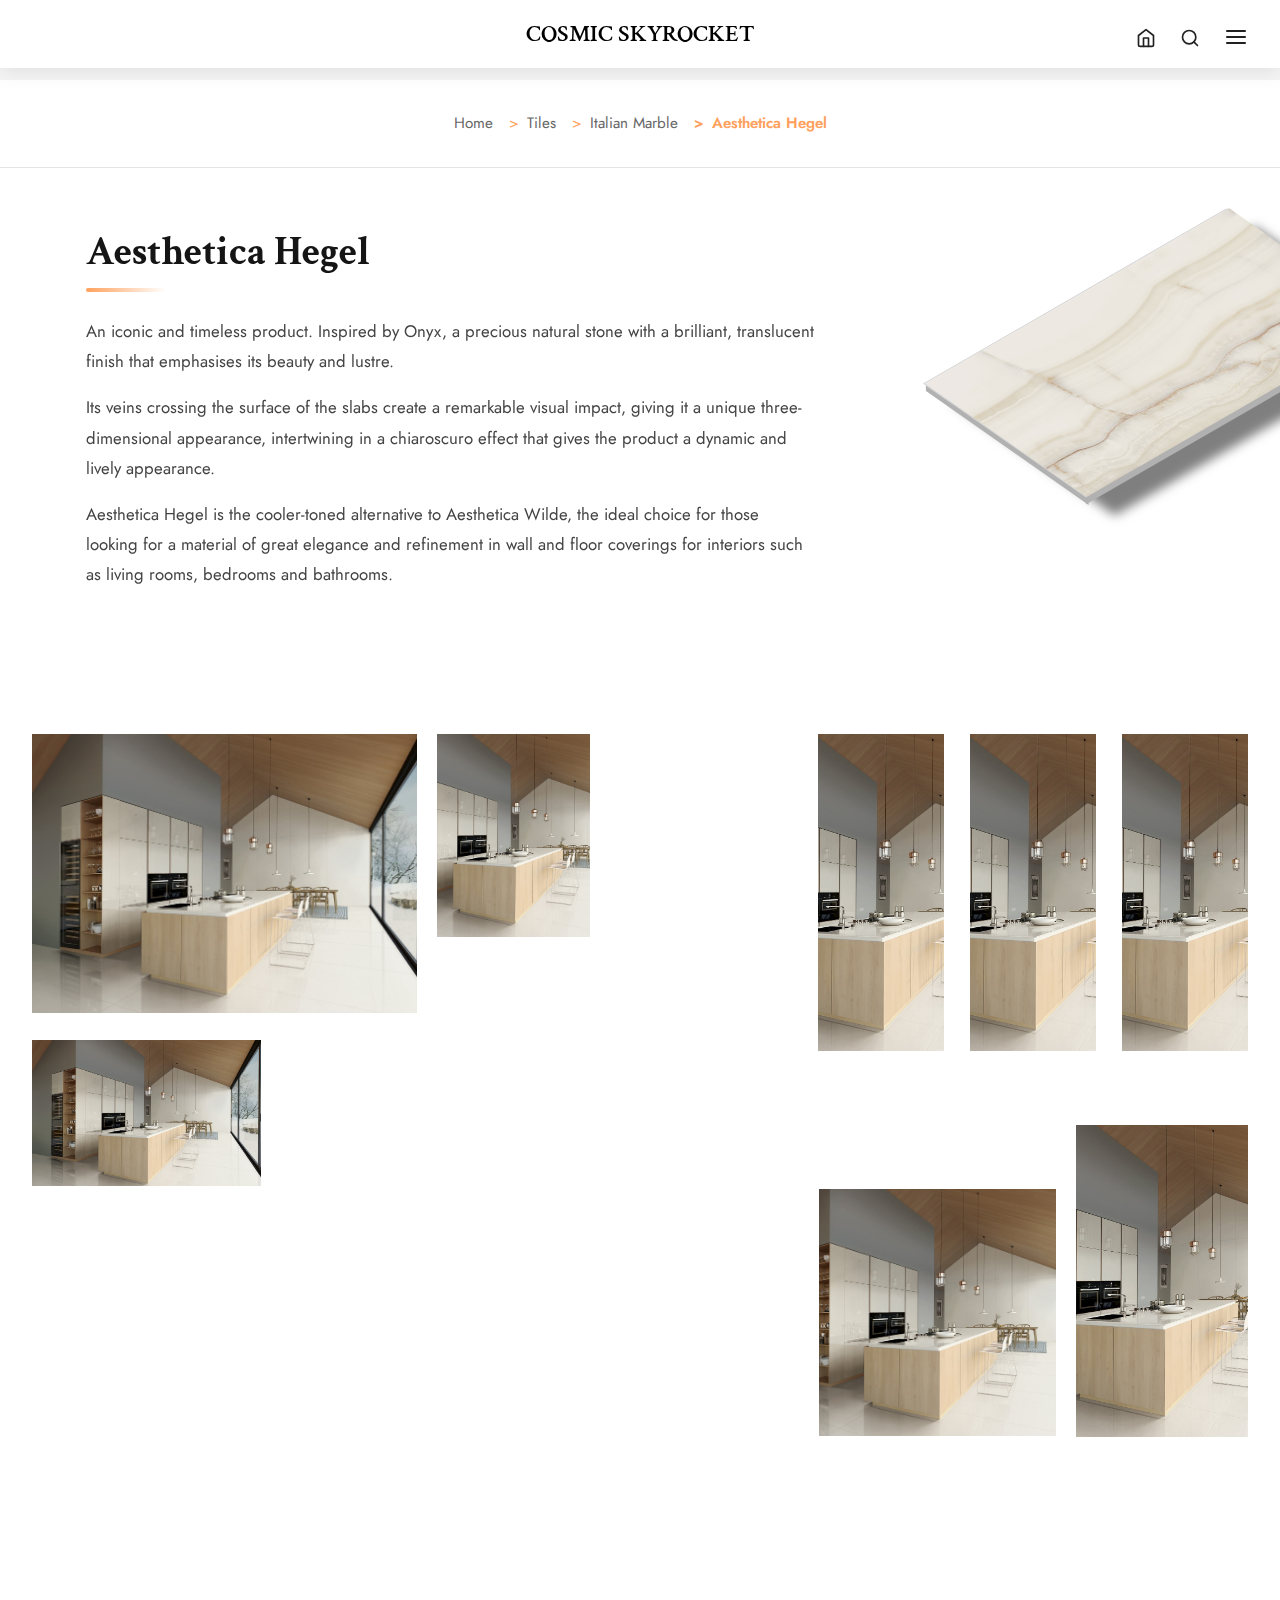
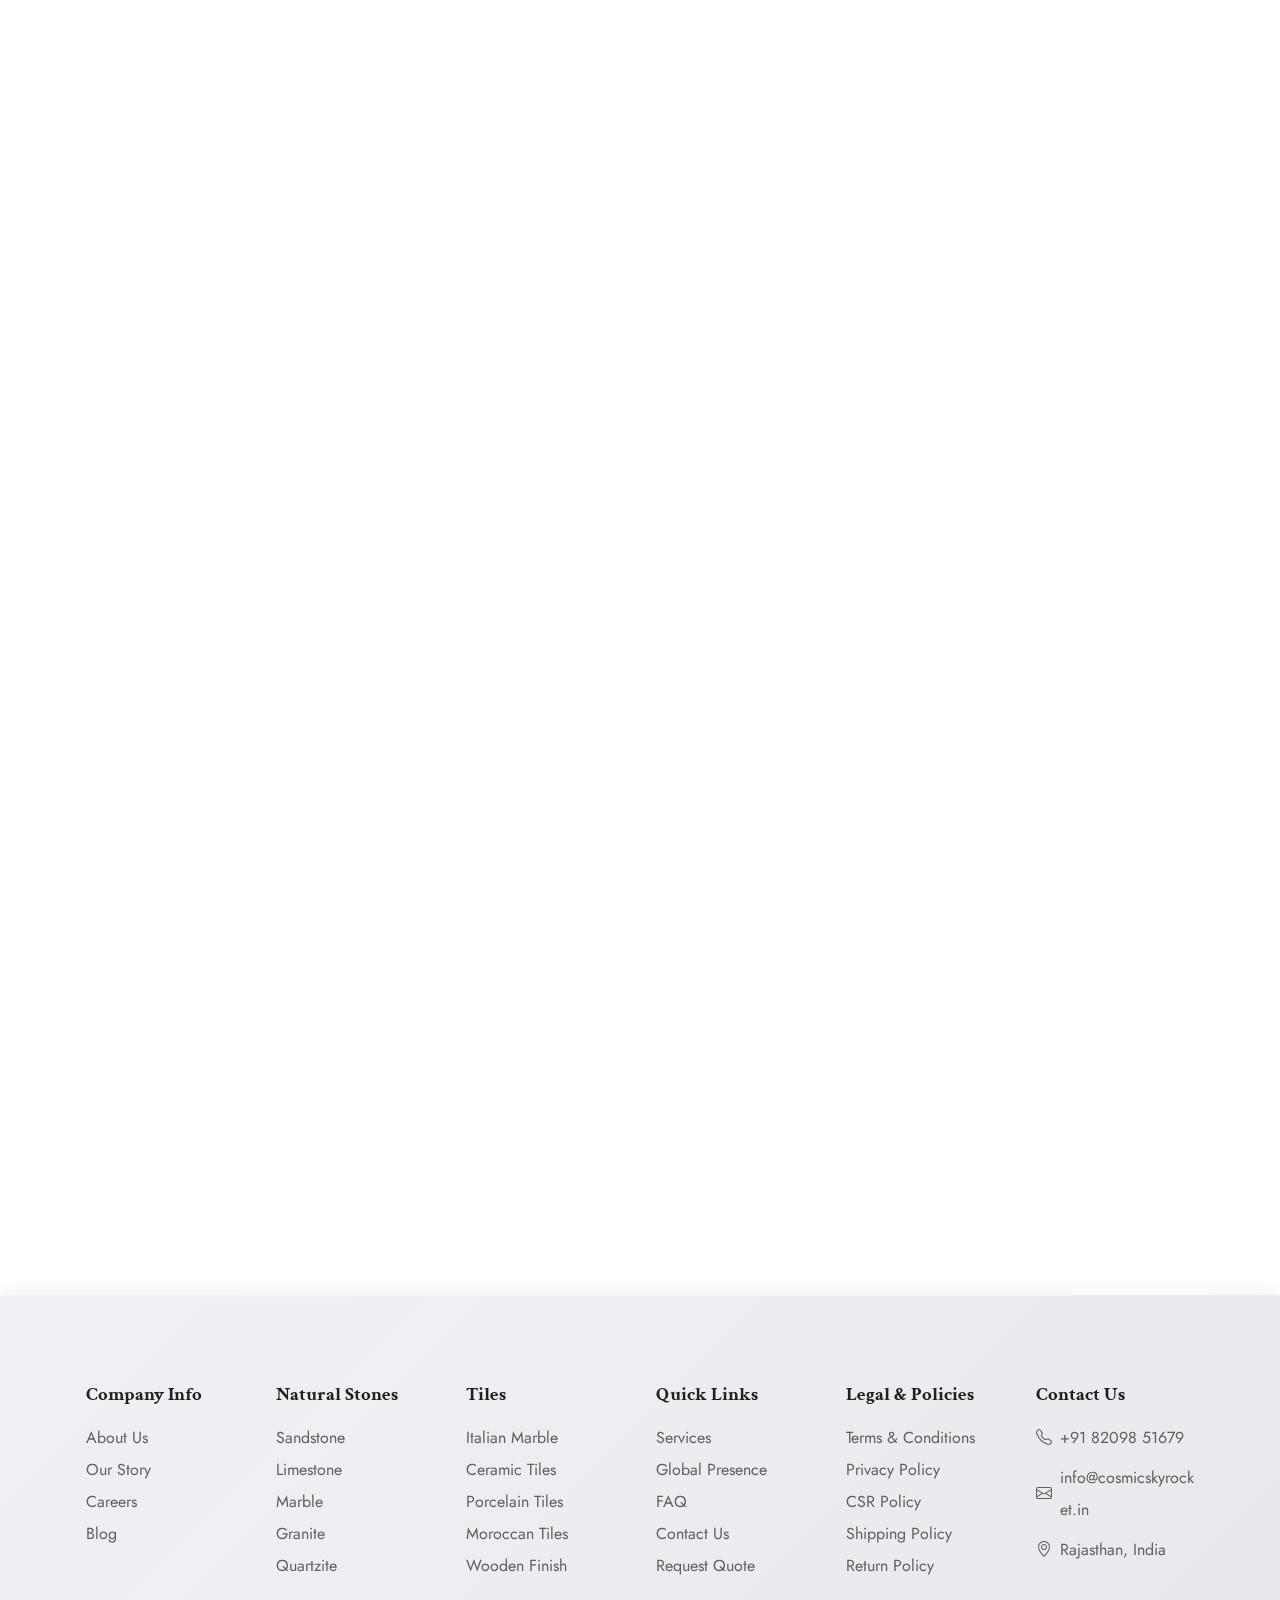
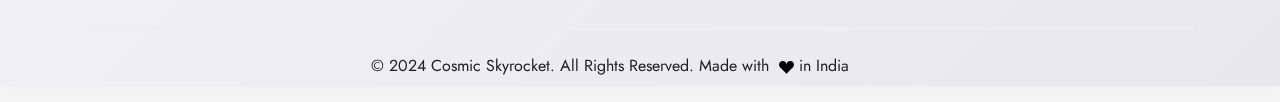
<file: product_details/tiles/Material/Material_design_2.html>
<!DOCTYPE html>
<html lang="en-US" dir="ltr">

  <head>
    <meta charset="utf-8">
    <meta http-equiv="X-UA-Compatible" content="IE=edge">
    <meta name="viewport" content="width=device-width, initial-scale=1">

    <!-- Document Title -->
    <title>Aesthetica Hegel - Italian Marble | Cosmic Skyrocket</title>

    <!-- Favicons -->
    <link rel="apple-touch-icon" sizes="180x180" href="../../../assets/img/favicons/apple-touch-icon.png">
    <link rel="icon" type="image/png" sizes="32x32" href="../../../assets/img/favicons/favicon-32x32.png">
    <link rel="icon" type="image/png" sizes="16x16" href="../../../assets/img/favicons/favicon-16x16.png">
    <link rel="shortcut icon" type="image/x-icon" href="../../../assets/img/favicons/cs-favicon.ico">
    <link rel="manifest" href="../../../assets/img/favicons/manifest.json">
    <meta name="msapplication-TileImage" content="../../../assets/img/favicons/mstile-150x150.png">
    <meta name="theme-color" content="#ffffff">

    <!-- Stylesheets -->
    <link href="../../../assets/css/theme.css" rel="stylesheet" />
    
    <!-- Bootstrap Icons -->
    <link href="https://cdn.jsdelivr.net/npm/bootstrap-icons@1.11.1/font/bootstrap-icons.css" rel="stylesheet">
    
    <!-- AOS CSS -->
    <link href="https://unpkg.com/aos@2.3.1/dist/aos.css" rel="stylesheet">
    
    <!-- Google Fonts - Cinzel -->
    <link href="https://fonts.googleapis.com/css2?family=Cinzel:wght@400;500;600;700;800;900&display=swap" rel="stylesheet">
    
    <!-- Google Fonts - Crimson Text -->
    <link href="https://fonts.googleapis.com/css2?family=Crimson+Text:wght@400;600;700&display=swap" rel="stylesheet">
    
    <!-- Google Fonts - Sacramento -->
    <link href="https://fonts.googleapis.com/css2?family=Sacramento&display=swap" rel="stylesheet">
    
    <!-- Google Fonts - Lora -->
    <link href="https://fonts.googleapis.com/css2?family=Lora:ital,wght@0,400;0,500;0,600;0,700;1,400;1,500;1,600;1,700&display=swap" rel="stylesheet">
    
    <style>
      /* Prevent horizontal scroll */
      html, body {
        overflow-x: hidden;
        max-width: 100%;
      }

      /* Apply Crimson Text font to all headings */
      h1, h2, h3, h4, h5, h6,
      .product-title {
        font-family: 'Crimson Text', serif !important;
      }

      /* Navbar Icons Hover Effect */
      .text-1000 svg,
      .text-1000 .feather {
        transition: stroke 0.3s ease, transform 0.3s ease;
      }

      .text-1000:hover svg,
      .text-1000:hover .feather {
        stroke: #000000 !important;
        transform: scale(1.15);
      }

      /* Button hover effects for search and menu */
      #searchBtn,
      #hamburgerMenuBtn {
        transition: transform 0.3s ease;
      }

      #searchBtn:hover svg,
      #hamburgerMenuBtn:hover svg {
        stroke: #000000 !important;
        transform: scale(1.15);
      }

      /* Navbar - Shrinked State (No animation, semi-transparent) */
      #mainNavbar {
        background: rgba(255, 255, 255, 0.95);
        backdrop-filter: blur(10px);
        -webkit-backdrop-filter: blur(10px);
        box-shadow: 0 2px 20px rgba(0, 0, 0, 0.1);
      }

      /* Glass morphism video effect for COSMIC SKYROCKET text */
      #cosmicBrand {
        position: relative;
      }
      
      #cosmicBrand .fw-bold {
        position: relative;
        z-index: 2;
        color: #000;
        font-family: 'Crimson Text', serif !important;
        font-weight: 600 !important;
        transition: color 0.3s ease;
      }
      
      #cosmicBrand .fw-bold:hover {
        color: #6d5a38;
      }
      
      #tagline {
        color: #666666 !important;
        font-family: 'Sacramento', cursive !important;
        font-size: 0.9rem !important;
      }

      /* Hamburger Menu Styles */
      .hamburger-menu-overlay {
        position: fixed;
        top: 0;
        right: 0;
        width: 100%;
        height: 100%;
        background-color: rgba(0, 0, 0, 0.5);
        z-index: 20000;
        opacity: 0;
        transition: opacity 0.3s ease;
      }

      .hamburger-menu-overlay.active {
        opacity: 1;
      }

      .hamburger-menu-panel {
        position: absolute;
        top: 0;
        right: -400px;
        width: 400px;
        max-width: 90%;
        height: 100%;
        background: rgba(255, 255, 255, 0.25);
        backdrop-filter: blur(20px);
        -webkit-backdrop-filter: blur(20px);
        border-left: 1px solid rgba(255, 255, 255, 0.4);
        box-shadow: -2px 0 30px rgba(0, 0, 0, 0.2);
        overflow-y: auto;
        transition: right 0.3s ease;
        padding: 2rem;
      }

      .hamburger-menu-overlay.active .hamburger-menu-panel {
        right: 0;
      }

      .hamburger-menu-header {
        display: flex;
        justify-content: space-between;
        align-items: center;
        margin-bottom: 2rem;
        padding-bottom: 1rem;
        border-bottom: 2px solid rgba(255, 255, 255, 0.3);
      }

      .hamburger-menu-header h3 {
        font-size: 1.8rem;
        font-weight: 400;
        font-family: 'Crimson Text', serif;
        color: #ffffff;
      }

      .hamburger-menu-content {
        margin-top: 1rem;
      }

      .menu-list {
        list-style: none;
        padding: 0;
        margin: 0;
      }

      .menu-item {
        margin-bottom: 0.5rem;
      }

      .menu-link {
        display: flex;
        justify-content: space-between;
        align-items: center;
        padding: 0.75rem 1rem;
        color: #ffffff;
        text-decoration: none;
        font-size: 1.1rem;
        font-weight: 500;
        border-radius: 8px;
        transition: background-color 0.2s ease, color 0.2s ease;
      }

      .menu-link:hover {
        background-color: rgba(255, 255, 255, 0.2);
        color: #ffffff;
      }

      .dropdown-icon {
        transition: transform 0.3s ease;
        stroke: #ffffff;
      }

      .menu-item-has-children.active > .menu-link .dropdown-icon,
      .submenu-item-has-children.active > .submenu-link .dropdown-icon {
        transform: rotate(180deg);
      }

      .submenu,
      .sub-submenu {
        list-style: none;
        padding-left: 1.5rem;
        margin: 0;
        max-height: 0;
        overflow: hidden;
        transition: max-height 0.3s ease;
      }

      .menu-item-has-children.active > .submenu,
      .submenu-item-has-children.active > .sub-submenu {
        max-height: 500px;
        margin-top: 0.5rem;
      }

      .submenu-item {
        margin-bottom: 0.25rem;
      }

      .submenu-link,
      .sub-submenu-link {
        display: flex;
        justify-content: space-between;
        align-items: center;
        padding: 0.6rem 1rem;
        color: rgba(255, 255, 255, 0.85);
        text-decoration: none;
        font-size: 1rem;
        border-radius: 6px;
        transition: background-color 0.2s ease, color 0.2s ease;
      }

      .submenu-link:hover,
      .sub-submenu-link:hover {
        background-color: rgba(255, 255, 255, 0.15);
        color: #ffffff;
      }

      .sub-submenu {
        padding-left: 1rem;
      }

      .sub-submenu-item {
        margin-bottom: 0.25rem;
      }

      /* Search Overlay Styles */
      .search-overlay {
        position: fixed;
        top: 0;
        left: 0;
        width: 100%;
        height: 100%;
        background: rgba(0, 0, 0, 0);
        backdrop-filter: blur(0px);
        -webkit-backdrop-filter: blur(0px);
        z-index: 30000;
        opacity: 0;
        visibility: hidden;
        transition: opacity 0.4s ease, visibility 0.4s ease, backdrop-filter 0.4s ease;
        pointer-events: none;
      }

      .search-overlay.active {
        opacity: 1;
        visibility: visible;
        backdrop-filter: blur(10px);
        -webkit-backdrop-filter: blur(10px);
        background: rgba(0, 0, 0, 0.3);
        pointer-events: all;
      }

      .search-container {
        position: fixed;
        top: 1.5rem;
        right: 2rem;
        width: 400px;
        transform: translateY(-20px);
        opacity: 0;
        transition: transform 0.4s ease, opacity 0.4s ease;
        z-index: 30001;
      }

      .search-overlay.active .search-container {
        transform: translateY(0);
        opacity: 1;
      }

      .search-close-btn {
        position: absolute;
        top: 10px;
        right: 10px;
        background: none;
        border: none;
        color: #666;
        font-size: 1.5rem;
        cursor: pointer;
        transition: transform 0.3s ease, color 0.3s ease;
        padding: 0;
        line-height: 1;
        z-index: 10;
      }

      .search-close-btn:hover {
        transform: rotate(90deg);
        color: #000000;
      }

      .search-input-wrapper {
        position: relative;
        width: 100%;
        background: transparent;
        border-radius: 0;
        box-shadow: none;
      }

      .search-input-wrapper input {
        width: 100%;
        padding: 15px 60px 15px 20px;
        font-size: 1rem;
        border: none;
        border-bottom: 2px solid #fff;
        border-radius: 0;
        background: transparent;
        color: #fff;
        outline: none;
        transition: all 0.3s ease;
      }

      .search-input-wrapper input:focus {
        border-bottom-color: #ffffff;
        box-shadow: none;
      }

      .search-input-wrapper input::placeholder {
        color: rgba(255, 255, 255, 0.6);
      }

      .search-submit-btn {
        position: absolute;
        right: 8px;
        top: 50%;
        transform: translateY(-50%);
        background: rgba(255, 255, 255, 0.4);
        backdrop-filter: blur(10px);
        -webkit-backdrop-filter: blur(10px);
        border: 1px solid rgba(255, 255, 255, 0.2);
        box-shadow: 0 8px 32px rgba(0, 0, 0, 0.1);
        width: 38px;
        height: 38px;
        border-radius: 50%;
        color: #fff;
        cursor: pointer;
        transition: all 0.3s ease;
        display: flex;
        align-items: center;
        justify-content: center;
      }

      .search-submit-btn:hover {
        transform: translateY(-50%) scale(1.1);
        background: rgba(255, 255, 255, 0.6);
        box-shadow: 0 12px 40px rgba(0, 0, 0, 0.2);
      }

      .search-submit-btn i {
        font-size: 0.9rem;
      }

      .search-suggestions {
        margin-top: 0.5rem;
        background: transparent;
        border-radius: 0;
        padding: 1.5rem;
        box-shadow: none;
        max-height: 0;
        overflow: hidden;
        opacity: 0;
        transition: max-height 0.4s ease, opacity 0.4s ease, padding 0.4s ease;
      }

      .search-overlay.active .search-suggestions {
        max-height: 500px;
        opacity: 1;
      }

      .search-suggestions p {
        color: #fff;
        font-size: 0.75rem;
        margin-bottom: 1rem;
        text-transform: uppercase;
        letter-spacing: 1.5px;
        font-weight: 600;
        text-align: left;
      }

      .search-tags {
        display: flex;
        flex-wrap: wrap;
        gap: 8px;
        justify-content: flex-start;
      }

      .search-tag {
        padding: 6px 14px;
        background: transparent;
        border: 1px solid rgba(224, 224, 224, 0.5);
        border-radius: 16px;
        color: #ffffff;
        text-decoration: none;
        font-size: 0.85rem;
        transition: all 0.3s ease;
        cursor: pointer;
      }

      .search-tag:hover {
        background: #ffffff;
        color: #000000;
        border-color: #ffffff;
        transform: translateY(-2px);
        box-shadow: 0 4px 12px rgba(133, 109, 70, 0.3);
      }

      /* Responsive search overlay */
      @media (max-width: 768px) {
        .search-container {
          right: 1rem;
          left: 1rem;
          width: auto;
        }
        
        .search-input-wrapper input {
          font-size: 0.95rem;
          padding: 12px 55px 12px 16px;
        }

        .search-close-btn {
          font-size: 1.3rem;
        }

        .search-submit-btn {
          width: 35px;
          height: 35px;
        }

        .search-suggestions {
          margin-top: 0.5rem;
          padding: 1rem;
        }
        
        .search-tag {
          font-size: 0.8rem;
          padding: 5px 12px;
        }
      }

      /* Breadcrumb Styles */
      .breadcrumb-section {
        padding: 2rem 0;
        background: linear-gradient(135deg, #FFFFFF 0%, #ffffff 100%);
        border-bottom: 1px solid rgba(0, 0, 0, 0.1);
        margin-top: 80px;
        position: relative;
        z-index: 10;
      }

      .breadcrumb {
        background: none;
        padding: 0;
        margin: 0;
      }

      .breadcrumb-item {
        font-size: 0.95rem;
        color: #666;
      }

      .breadcrumb-item + .breadcrumb-item::before {
        content: ">";
        color: #FFA15C;
        padding: 0 0.5rem;
      }

      .breadcrumb-item a {
        color: #666;
        text-decoration: none;
        transition: color 0.3s ease;
      }

      .breadcrumb-item a:hover {
        color: #FFA15C;
      }

      .breadcrumb-item.active {
        color: #FFA15C;
        font-weight: 600;
      }

      /* Product Details Styles */
      .product-details-section {
        padding: 60px 0;
        background: #fff;
      }

      .product-title {
        font-size: 2.5rem;
        font-weight: 700;
        color: #151515;
        margin-bottom: 1.5rem;
        position: relative;
        padding-bottom: 1rem;
      }

      .product-title::after {
        content: '';
        position: absolute;
        bottom: 0;
        left: 0;
        width: 80px;
        height: 4px;
        background: linear-gradient(90deg, #FFA15C, transparent);
        border-radius: 2px;
      }

      .product-description {
        color: #444444;
        line-height: 1.8;
        font-size: 1.05rem;
        margin-bottom: 2rem;
      }

      .gallery-img {
        margin-top: 2rem;
      }

      .gallery-img img {
        width: 100%;
        border-radius: 10px;
        transition: transform 0.3s ease, box-shadow 0.3s ease;
        box-shadow: 0 4px 15px rgba(0, 0, 0, 0.1);
      }

      .gallery-img img:hover {
        transform: scale(1.02);
        box-shadow: 0 8px 25px rgba(255, 161, 92, 0.3);
      }

      /* 3D Animated Tile - Vector Image Section */
      .map-container {
        position: relative;
        display: flex;
        justify-content: center;
        align-items: center;
        margin: 0;
        padding: 0;
        min-height: 250px;
        padding-left: 17em;
      }

      .map-container ul {
        position: relative;
        display: flex;
        margin: 0;
        padding: 0;
      }

      .map-container ul li {
        list-style: none;
        margin: 0 5px;
        animation: dropDownStraight 0.8s ease-out forwards;
      }

      @keyframes dropDownStraight {
        0% {
          transform: translateY(-150px);
          opacity: 0;
        }
        100% {
          transform: translateY(0);
          opacity: 1;
        }
      }

      .map-container ul li a {
        text-decoration: none;
        display: block;
        width: 350px;
        height: 180px;
        background: #d3d3d3;
        padding-left: 20px;
        text-align: left;
        transform: rotate(-30deg) skew(25deg) translate(0, 0);
        transition: 0.5s;
        box-shadow: 2px 30px 10px rgba(0,0,0,0.5);
        animation: shadowDrop 0.8s ease-out forwards;
      }

      @keyframes shadowDrop {
        0% {
          box-shadow: -50px 50px 50px rgba(0,0,0,0.5);
        }
        100% {
          box-shadow: 2px 30px 10px rgba(0,0,0,0.5);
        }
      }

      .map-container ul li a img {
        width: 180px;
        height: 195%;
        position: absolute;
        top: 0;
        left: 50%;
        transform: rotate(90deg) translateX(-47%) translateY(25.2%);
        transform-origin: center center;
        transition: 0.5s;
      }

      .map-container ul li a::before {
        content: '';
        position: absolute;
        top: 3px;
        right: 100%;
        height: 100%;
        width: 5px;
        background-color: #b1b1b1;
        transition: 0.5s;
        transform: rotate(0deg) skewY(-45deg);
        transform-origin: right center;
      }

      .map-container ul li a::after {
        content: '';
        position: absolute;
        bottom: -6px;
        left: -3px;
        height: 6px;
        width: 100%;
        background: #b1b1b1;
        transition: 0.5s;
        transform: rotate(0deg) skewX(-45deg);
      }

      .map-container ul li a:hover {
        transform: rotate(-30deg) skew(25deg) translate(20px, -15px);
      }

      .map-container ul li:hover:nth-child(1) a {
        background: #d3d3d3;
      }

      .map-container ul li:hover:nth-child(1) a::before {
        background: #b8b8b8;
      }

      .map-container ul li:hover:nth-child(1) a::after {
        background: #e0e0e0;
      }

      /* Thickness Section Styles */
      .thickness-section {
        margin-top: 3rem;
        margin-bottom: 3rem;
      }

      .thickness-title {
        font-size: 1.5rem;
        font-weight: 700;
        color: #151515;
        margin-bottom: 2rem;
        text-align: center;
      }

      .thickness-title .animated-number {
        display: inline-block;
        font-weight: 900;
        animation: numberMorph 3s ease-in-out infinite;
        transform-origin: center;
      }

      @keyframes numberMorph {
        0% {
          transform: scale(1);
          color: #151515;
        }
        16.66% {
          transform: scale(1.15);
          color: #FFA15C;
        }
        33.33% {
          transform: scale(1.25);
          color: #FF8C3C;
        }
        50% {
          transform: scale(1.3);
          color: #FF6B1C;
          font-weight: 900;
        }
        66.66% {
          transform: scale(1.25);
          color: #FF8C3C;
        }
        83.33% {
          transform: scale(1.15);
          color: #FFA15C;
        }
        100% {
          transform: scale(1);
          color: #151515;
        }
      }

      .thickness-tile-container {
        display: flex;
        justify-content: center;
        align-items: center;
        min-height: 300px;
        background: linear-gradient(135deg, #FFFFFF 0%, #ffffff 100%);
        border-radius: 10px;
        padding: 2rem;
      }

      .thickness-tile-list {
        position: relative;
        display: flex;
        margin: 0;
        padding: 0;
        list-style: none;
      }

      .thickness-tile-list li {
        list-style: none;
        margin: 0;
      }

      /* Main tile with 3D transform */
      .thickness-tile-list li a {
        text-decoration: none;
        display: block;
        width: 250px;
        height: 125px;
        background: #fff;
        text-align: left;
        position: relative;
        /* REMOVED overflow: hidden to show pseudo-elements */
        border-radius: 4px;
        
        /* 3D transformation */
        transform: rotate(-30deg) skew(25deg) translate(0, 0);
        transition: box-shadow 0.5s ease;
        box-shadow: 2px 30px 10px rgba(0,0,0,0.5);
        
        /* Default: thickness growth animation */
        animation: growHeight3D 2s ease-in-out infinite alternate;
      }

      /* On hover: continue growth animation with shift + shadow change */
      .thickness-tile-list li a:hover {
        animation: growHeight3DHover 2s ease-in-out infinite alternate;
        box-shadow: -50px 50px 50px rgba(0,0,0,0.5);
      }

      /* Height growth animation (thickness increase/decrease) - Default */
      @keyframes growHeight3D {
        0% {
          transform: rotate(-30deg) skew(25deg) translate(0, 0);
        }
        100% {
          transform: rotate(-30deg) skew(25deg) translate(-10px, -10px);
        }
      }

      /* Height growth animation (thickness increase/decrease) - On Hover with shift */
      @keyframes growHeight3DHover {
        0% {
          transform: rotate(-30deg) skew(25deg) translate(20px, -15px);
        }
        100% {
          transform: rotate(-30deg) skew(25deg) translate(10px, -25px);
        }
      }

      /* Image fills the tile */
      .thickness-tile-list li a img {
        width: 100%;
        height: 100%;
        object-fit: cover;
        position: absolute;
        top: 0;
        left: 0;
        transition: 0.5s;
        border-radius: 4px;
        z-index: 1;
      }

      /* 3D Left Face (::before pseudo-element) */
      .thickness-tile-list li a::before {
        content: '';
        position: absolute;
        top: 3px;
        right: 100%;           /* Positioned to the left of main tile */
        height: 100%;
        width: 5px;            /* Initial width */
        background-color: #b1b1b1;
        
        /* Creates the left face angle */
        transform: rotate(0deg) skewY(-45deg);
        transform-origin: right center;
        
        /* Animates the left face depth */
        animation: growLeft3D 2s ease-in-out infinite alternate;
        z-index: 0;
      }

      /* Continue animation on hover */
      .thickness-tile-list li a:hover::before {
        animation: growLeft3D 2s ease-in-out infinite alternate;
      }

      @keyframes growLeft3D {
        0% {
          width: 5px;        /* Initial depth */
          top: 0px;
        }
        100% {
          width: 20px;       /* Extended depth */
          top: 0px;
        }
      }

      /* 3D Bottom Face (::after pseudo-element) */
      .thickness-tile-list li a::after {
        content: '';
        position: absolute;
        bottom: -6px;          /* Positioned below main tile */
        left: -3px;
        height: 6px;           /* Initial height */
        width: 100%;
        background: #b1b1b1;
        
        /* Creates the bottom face angle */
        transform: rotate(0deg) skewX(-45deg);
        
        /* Animates the bottom face depth */
        animation: growBottom3D 2s ease-in-out infinite alternate;
        z-index: 0;
      }

      /* Continue animation on hover */
      .thickness-tile-list li a:hover::after {
        animation: growBottom3D 2s ease-in-out infinite alternate;
      }

      @keyframes growBottom3D {
        0% {
          bottom: -6px;      /* Initial depth */
          left: -3px;
          height: 6px;
        }
        100% {
          bottom: -18px;     /* Extended depth */
          left: -9px;
          height: 18px;
        }
      }

      /* Contact Form Styles */
      .contact-form-wrapper {
        background: #FFFFFF;
        padding: 2rem;
        border-radius: 10px;
        box-shadow: 0 4px 15px rgba(0, 0, 0, 0.1);
      }

      .contact-form-title {
        font-size: 1.8rem;
        font-weight: 700;
        color: #151515;
        margin-bottom: 1.5rem;
        position: relative;
        padding-bottom: 0.5rem;
      }

      .contact-form-title::after {
        content: '';
        position: absolute;
        bottom: 0;
        left: 0;
        width: 60px;
        height: 3px;
        background: #FFA15C;
        border-radius: 2px;
      }

      .form-control {
        border: 2px solid #e0e0e0;
        border-radius: 8px;
        padding: 12px 15px;
        font-size: 1rem;
        transition: all 0.3s ease;
      }

      .form-control:focus {
        border-color: #FFA15C;
        box-shadow: 0 0 0 0.2rem rgba(255, 161, 92, 0.25);
        outline: none;
      }

      textarea.form-control {
        min-height: 150px;
        resize: vertical;
      }

      .submit-btn {
        background: linear-gradient(135deg, #FFA15C, #FF8C3C);
        border: none;
        color: #fff;
        padding: 12px 40px;
        font-size: 1rem;
        font-weight: 600;
        border-radius: 25px;
        cursor: pointer;
        transition: all 0.3s ease;
        text-transform: uppercase;
        letter-spacing: 1px;
      }

      .submit-btn:hover {
        transform: translateY(-3px);
        box-shadow: 0 5px 20px rgba(255, 161, 92, 0.4);
      }

      /* Applications and Surface Finishes Component */
      .specifications-container {
        margin-top: 3rem;
        position: relative;
        display: flex;
        flex-direction: column;
        align-items: center;
        justify-content: center;
        gap: 60px;
        width: 100%;
      }

      /* Central vertical line - Now split into two */
      .center-line {
        display: none;
      }

      /* Container for upper section (Applications) */
      .upper-section {
        position: relative;
        width: 100%;
        min-height: 200px;
        display: flex;
        align-items: center;
        justify-content: center;
      }

      /* Upper section line */
      .upper-section::after {
        content: '';
        position: absolute;
        left: 30%;
        top: 0;
        bottom: 0;
        width: 2px;
        background: #333;
        transform: translateX(-50%);
        z-index: 1;
      }

      /* Container for lower section (Surface Finishes) */
      .lower-section {
        position: relative;
        width: 100%;
        min-height: 200px;
        display: flex;
        align-items: flex-end;
        justify-content: center;
      }

      /* Lower section line */
      .lower-section::after {
        content: '';
        position: absolute;
        left: 50%;
        top: 0;
        bottom: 0;
        width: 2px;
        background: #333;
        transform: translateX(-50%);
        z-index: 1;
      }

      /* Left side of upper section - 06 and APPLICATIONS */
      .upper-left {
        position: absolute;
        left: 0;
        width: 30%;
        display: flex;
        align-items: center;
        justify-content: flex-end;
        gap: 20px;
        padding-right: 15px;
        z-index: 2;
      }

      .upper-left .big-num {
        font-size: 120px;
        font-weight: 700;
        line-height: 1;
        font-family: Georgia, "Times New Roman", serif;
        color: transparent;
        -webkit-text-stroke: 3px #333;
        text-stroke: 3px #333;
        transform: translateY(-40px);
      }

      .upper-left .vtext {
        writing-mode: vertical-rl;
        text-orientation: mixed;
        transform: rotate(180deg);
        font-weight: 500;
        letter-spacing: 3px;
        font-size: 19px;
        color: #333;
      }

      /* Right side of upper section - Applications list */
      .upper-right {
        position: absolute;
        left: 30%;
        width: 70%;
        display: flex;
        align-items: center;
        padding-left: 20px;
        z-index: 2;
      }

      .upper-right .list-items {
        display: flex;
        flex-direction: column;
        gap: 6px;
        font-size: 18px;
        color: #999;
        line-height: 1.4;
      }

      /* Left side of lower section - Surface finishes list */
      .lower-left {
        position: absolute;
        left: 0;
        width: 50%;
        display: flex;
        align-items: flex-end;
        justify-content: flex-end;
        padding-right: 20px;
        z-index: 2;
      }

      .lower-left .list-items {
        display: flex;
        flex-direction: column;
        gap: 6px;
        font-size: 18px;
        color: #999;
        line-height: 1.4;
        text-align: right;
      }

      /* Right side of lower section - SURFACE FINISHES and 06 */
      .lower-right {
        position: absolute;
        left: 50%;
        width: 50%;
        display: flex;
        align-items: center;
        gap: 20px;
        padding-left: 15px;
        z-index: 2;
      }

      .lower-right .vtext {
        writing-mode: vertical-rl;
        text-orientation: mixed;
        transform: rotate(180deg);
        font-weight: 500;
        letter-spacing: 3px;
        font-size: 19px;
        color: #333;
      }

      .lower-right .big-num {
        font-size: 120px;
        font-weight: 700;
        line-height: 1;
        font-family: Georgia, "Times New Roman", serif;
        color: transparent;
        -webkit-text-stroke: 3px #333;
        text-stroke: 3px #333;
        transform: translateY(40px);
      }

      /* Responsive */
      @media (max-width: 768px) {
        .hamburger-menu-panel {
          width: 320px;
        }

        .product-title {
          font-size: 2rem;
        }

        .breadcrumb-section {
          margin-top: 70px;
        }

        .specifications-container {
          gap: 40px;
        }

        .upper-section,
        .lower-section {
          min-height: 180px;
        }

        .upper-left .big-num,
        .lower-right .big-num {
          font-size: 80px;
        }

        .upper-left,
        .upper-right,
        .lower-left,
        .lower-right {
          padding-left: 20px;
          padding-right: 20px;
        }

        .upper-right .list-items,
        .lower-left .list-items {
          font-size: 16px;
        }

        .thickness-tile-container {
          min-height: 250px;
          padding: 1rem;
        }

        .thickness-tile-list li a {
          width: 280px;
          height: 150px;
        }

        .thickness-title {
          font-size: 1.2rem;
        }
      }



      /* Size Comparison Chart Styles */
      .size-comparison-wrapper {
        padding: 2rem 0;
        overflow-x: auto;
      }

      .size-comparison-container {
        display: flex;
        align-items: flex-end;
        justify-content: center;
        gap: 40px;
        min-height: 300px;
        padding: 20px;
        flex-wrap: wrap;
      }

      .size-item {
        transition: transform 0.3s ease;
      }

      .size-item:hover {
        transform: translateY(-5px);
      }

      .tile-rectangle {
        box-shadow: 0 4px 6px rgba(0, 0, 0, 0.1);
        transition: all 0.3s ease;
      }

      .tile-rectangle:hover {
        box-shadow: 0 6px 12px rgba(0, 0, 0, 0.15);
        background-color: #999 !important;
      }

      .size-label {
        min-width: 100px;
      }

      @media (max-width: 768px) {
        .size-comparison-container {
          gap: 25px;
        }

        .size-visual {
          transform: scale(0.8);
        }
      }

      @media (max-width: 576px) {
        .size-comparison-container {
          gap: 20px;
          flex-direction: row;
          justify-content: flex-start;
        }

        .size-visual {
          transform: scale(0.7);
        }

        .size-label strong {
          font-size: 0.75rem !important;
        }

        .size-label p {
          font-size: 0.7rem !important;
        }
      }

      /* Photo Gallery Collage Styles - Custom Layout */
      .gallery-section {
        margin-top: 3rem;
        margin-bottom: 3rem;
        background-color: #ffffff;
        padding: 2rem 0;
        overflow-x: hidden;
        width: 100vw;
        position: relative;
        left: 50%;
        right: 50%;
        margin-left: -50vw;
        margin-right: -50vw;
      }

      .gallery {
        display: grid;
        grid-template-columns: 116px 116px 116px 1fr 153px 385px;
        grid-template-rows: 317px 65px 203px 106px;
        column-gap: 20px;
        row-gap: 10px;
        min-height: 650px;
        position: relative;
        padding: 2rem;
        max-width: 1400px;
        width: 100%;
        margin: 0 auto;
        transform: scaleX(-1);
      }

      .gallery figure {
        margin: 0;
        position: relative;
        overflow: hidden;
        transition: transform 0.3s ease;
      }

      .gallery figure:hover {
        transform: scale(1.02);
        z-index: 10;
      }

      .gallery img {
        width: 100%;
        height: 100%;
        object-fit: cover;
        display: block;
        transform: scaleX(-1);
      }

      /* Image 1 - Top-left tall (116×317) */
      .gallery .image-1 {
        grid-column: 1;
        grid-row: 1;
        width: 126px;
        height: 317px;
      }

      /* Image 2 - Top-middle-left tall (116×317) */
      .gallery .image-2 {
        grid-column: 2;
        grid-row: 1;
        width: 126px;
        height: 317px;
        margin-left: 1rem;
      }

      /* Image 3 - Top-right of left group tall (116×317) */
      .gallery .image-3 {
        grid-column: 3;
        grid-row: 1;
        width: 126px;
        height: 317px;
        margin-left: 2rem;
      }

      /* Image 4 - Bottom-left (172×312) */
      .gallery .image-4 {
        grid-column: 1;
        grid-row: 2 / 5;
        width: 172px;
        height: 312px;
        margin-top: 4rem;
      }

      /* Image 5 - Bottom-middle-left (212×247) */
      .gallery .image-5 {
        grid-column: 2 / 4;
        grid-row: 2 / 4;
        width: 237px;
        height: 247px;
        margin-left: 3.5rem;
        margin-top: 8rem;
        
      }

      /* Image 6 - Top-middle (153×203) */
      .gallery .image-6 {
        grid-column: 5;
        grid-row: 1;
        width: 153px;
        height: 203px;
      }

      /* Image 7 - Top-right large (385×279) */
      .gallery .image-7 {
        grid-column: 6;
        grid-row: 1 / 3;
        width: 385px;
        height: 279px;
      }

      /* Image 8 - Bottom-right (229×106) */
      .gallery .image-8 {
        grid-column: 6;
        grid-row: 3;
        width: 229px;
        height: 146px;
        justify-self: end;
        margin-top: -6rem;
      }

      /* Animations */
      @keyframes slideInFromLeft {
        from {
          transform: translateX(-100%);
          opacity: 0;
        }
        to {
          transform: translateX(0);
          opacity: 1;
        }
      }

      @keyframes slideInFromRight {
        from {
          transform: translateX(100%);
          opacity: 0;
        }
        to {
          transform: translateX(0);
          opacity: 1;
        }
      }

      /* Responsive Design */
      @media (max-width: 1200px) {
        .gallery {
          display: flex;
          flex-direction: column;
          align-items: center;
          gap: 20px;
          min-height: auto;
        }

        .gallery figure {
          width: auto !important;
          height: auto !important;
          max-width: 90%;
        }

        .gallery .image-1,
        .gallery .image-2,
        .gallery .image-3 {
          width: 200px;
          height: 400px;
        }

        .gallery .image-4 {
          width: 250px;
          height: 350px;
        }

        .gallery .image-5 {
          width: 280px;
          height: 300px;
        }

        .gallery .image-6 {
          width: 220px;
          height: 280px;
        }

        .gallery .image-7 {
          width: 350px;
          height: 300px;
        }

        .gallery .image-8 {
          width: 300px;
          height: 150px;
        }
      }

      @media (max-width: 768px) {
        .gallery {
          padding: 1rem;
          gap: 15px;
        }

        .gallery .image-1,
        .gallery .image-2,
        .gallery .image-3 {
          width: 150px;
          height: 300px;
        }

        .gallery .image-4 {
          width: 200px;
          height: 280px;
        }

        .gallery .image-5 {
          width: 220px;
          height: 240px;
        }

        .gallery .image-6 {
          width: 180px;
          height: 220px;
        }

        .gallery .image-7 {
          width: 280px;
          height: 240px;
        }

        .gallery .image-8 {
          width: 250px;
          height: 120px;
        }
      }

      @media (max-width: 480px) {
        .gallery {
          padding: 0.5rem;
          gap: 10px;
        }

        .gallery .image-1,
        .gallery .image-2,
        .gallery .image-3,
        .gallery .image-4,
        .gallery .image-5,
        .gallery .image-6,
        .gallery .image-7,
        .gallery .image-8 {
          width: 100%;
          max-width: 300px;
          height: auto;
        }

        .gallery .image-1,
        .gallery .image-2,
        .gallery .image-3 {
          aspect-ratio: 116/317;
        }

        .gallery .image-4 {
          aspect-ratio: 172/312;
        }

        .gallery .image-5 {
          aspect-ratio: 212/247;
        }

        .gallery .image-6 {
          aspect-ratio: 153/203;
        }

        .gallery .image-7 {
          aspect-ratio: 385/279;
        }

        .gallery .image-8 {
          aspect-ratio: 229/106;
        }
      }

    </style>

  </head>

  <body>

    <!-- Main Content -->
    <div class="main-wrapper">
      <main class="main" id="top">
        
        <!-- NAVBAR - Shrinked State -->
        <nav id="mainNavbar" class="navbar navbar-expand-lg navbar-light fixed-top d-block" data-navbar-on-scroll="data-navbar-on-scroll" style="transition: all 0.3s ease; padding-top: 1rem; padding-bottom: 1rem;">
          <div class="container d-flex flex-column justify-content-center align-items-center">
            <a id="cosmicBrand" class="navbar-brand d-inline-flex text-center" href="index.html" style="transition: all 0.3s ease; font-size: 1.5rem; margin: 0;">
              <span class="fw-bold">COSMIC SKYROCKET</span>
            </a>
          </div>
        </nav>
        
        <!-- Fixed Icons in top-right corner -->
        <div class="position-fixed d-flex align-items-center" style="top: 1.5rem; right: 2rem; z-index: 10000; gap: 1.5rem;">
          <a class="text-1000" href="index.html" title="Home">
            <svg class="feather feather-home" xmlns="http://www.w3.org/2000/svg" width="20" height="20" viewBox="0 0 24 24" fill="none" stroke="currentColor" stroke-width="2" stroke-linecap="round" stroke-linejoin="round">
              <path d="M3 9l9-7 9 7v11a2 2 0 0 1-2 2H5a2 2 0 0 1-2-2z"></path>
              <polyline points="9 22 9 12 15 12 15 22"></polyline>
            </svg>
          </a>
          <button id="searchBtn" class="btn btn-link text-1000 p-0" title="Search" style="border: none; background: none;">
            <svg class="feather feather-search" xmlns="http://www.w3.org/2000/svg" width="20" height="20" viewBox="0 0 24 24" fill="none" stroke="currentColor" stroke-width="2" stroke-linecap="round" stroke-linejoin="round">
              <circle cx="11" cy="11" r="8"></circle>
              <line x1="21" y1="21" x2="16.65" y2="16.65"></line>
            </svg>
          </button>
          <button id="hamburgerMenuBtn" class="btn btn-link text-1000 p-0" title="Menu" style="border: none; background: none;">
            <svg class="feather feather-menu" xmlns="http://www.w3.org/2000/svg" width="24" height="24" viewBox="0 0 24 24" fill="none" stroke="currentColor" stroke-width="2" stroke-linecap="round" stroke-linejoin="round">
              <line x1="3" y1="12" x2="21" y2="12"></line>
              <line x1="3" y1="6" x2="21" y2="6"></line>
              <line x1="3" y1="18" x2="21" y2="18"></line>
            </svg>
          </button>
        </div>
        
        <!-- Hamburger Menu Overlay -->
        <div id="hamburgerMenuOverlay" class="hamburger-menu-overlay" style="display: none;">
          <div class="hamburger-menu-panel">
            <div class="hamburger-menu-header">
              <h3 class="mb-0">Cosmic Skyrocket</h3>
              <button id="closeMenuBtn" class="btn btn-link p-0" style="font-size: 2rem; border: none; background: none; color: #ffffff;">
                <svg xmlns="http://www.w3.org/2000/svg" width="28" height="28" viewBox="0 0 24 24" fill="none" stroke="currentColor" stroke-width="2" stroke-linecap="round" stroke-linejoin="round">
                  <line x1="18" y1="6" x2="6" y2="18"></line>
                  <line x1="6" y1="6" x2="18" y2="18"></line>
                </svg>
              </button>
            </div>
            <nav class="hamburger-menu-content">
              <ul class="menu-list">
                <li class="menu-item">
                  <a href="index.html" class="menu-link">Home</a>
                </li>
                <li class="menu-item">
                  <a href="#!" class="menu-link">About us</a>
                </li>
                <li class="menu-item">
                  <a href="#!" class="menu-link">Blogs</a>
                </li>
                <li class="menu-item menu-item-has-children">
                  <a href="#!" class="menu-link menu-dropdown-toggle">
                    Natural Stone
                    <svg class="dropdown-icon" xmlns="http://www.w3.org/2000/svg" width="16" height="16" viewBox="0 0 24 24" fill="none" stroke="currentColor" stroke-width="2" stroke-linecap="round" stroke-linejoin="round">
                      <polyline points="6 9 12 15 18 9"></polyline>
                    </svg>
                  </a>
                  <ul class="submenu">
                    <li class="submenu-item">
                      <a href="#!" class="submenu-link">Sandstone</a>
                    </li>
                    <li class="submenu-item">
                      <a href="#!" class="submenu-link">Limestone</a>
                    </li>
                  </ul>
                </li>
                <li class="menu-item menu-item-has-children">
                  <a href="#!" class="menu-link menu-dropdown-toggle">
                    Tiles
                    <svg class="dropdown-icon" xmlns="http://www.w3.org/2000/svg" width="16" height="16" viewBox="0 0 24 24" fill="none" stroke="currentColor" stroke-width="2" stroke-linecap="round" stroke-linejoin="round">
                      <polyline points="6 9 12 15 18 9"></polyline>
                    </svg>
                  </a>
                  <ul class="submenu">
                    <li class="submenu-item">
                      <a href="#!" class="submenu-link">Italian</a>
                    </li>
                    <li class="submenu-item">
                      <a href="#!" class="submenu-link">Material</a>
                    </li>
                    <li class="submenu-item submenu-item-has-children">
                      <a href="#!" class="submenu-link submenu-dropdown-toggle">
                        Other Stone
                        <svg class="dropdown-icon" xmlns="http://www.w3.org/2000/svg" width="14" height="14" viewBox="0 0 24 24" fill="none" stroke="currentColor" stroke-width="2" stroke-linecap="round" stroke-linejoin="round">
                          <polyline points="6 9 12 15 18 9"></polyline>
                        </svg>
                      </a>
                      <ul class="sub-submenu">
                        <li class="sub-submenu-item">
                          <a href="#!" class="sub-submenu-link">Morrocan</a>
                        </li>
                        <li class="sub-submenu-item">
                          <a href="#!" class="sub-submenu-link">Wooden</a>
                        </li>
                      </ul>
                    </li>
                  </ul>
                </li>
                <li class="menu-item">
                  <a href="#!" class="menu-link">Packaging</a>
                </li>
              </ul>
            </nav>
          </div>
        </div>
        
        <!-- Search Overlay -->
        <div id="searchOverlay" class="search-overlay">
          <div class="search-container">
            <div class="search-input-wrapper">
              <form id="searchForm" action="#" method="get">
                <input 
                  type="text" 
                  id="searchInput" 
                  placeholder="Search for tiles, stones, products..." 
                  autocomplete="off"
                  autofocus
                />
                <button type="submit" class="search-submit-btn" aria-label="Search">
                  <i class="bi bi-search"></i>
                </button>
              </form>
            </div>
            
            <div class="search-suggestions">
              <p>Popular Searches</p>
              <div class="search-tags">
                <a href="#!" class="search-tag">Natural Stone</a>
                <a href="#!" class="search-tag">Sandstone</a>
                <a href="#!" class="search-tag">Limestone</a>
                <a href="#!" class="search-tag">Italian Tiles</a>
                <a href="#!" class="search-tag">Moroccan Tiles</a>
                <a href="#!" class="search-tag">Ceramic Tiles</a>
                <a href="#!" class="search-tag">Porcelain</a>
                <a href="#!" class="search-tag">Wooden Finish</a>
              </div>
            </div>
          </div>
        </div>

        <!-- Breadcrumb Section -->
        <section class="breadcrumb-section">
          <div class="container">
            <div class="row">
              <div class="col-lg-12">
                <nav aria-label="breadcrumb">
                  <ol class="breadcrumb justify-content-center">
                    <li class="breadcrumb-item"><a href="index.html">Home</a></li>
                    <li class="breadcrumb-item"><a href="#!">Tiles</a></li>
                    <li class="breadcrumb-item"><a href="#!">Italian Marble</a></li>
                    <li class="breadcrumb-item active" aria-current="page">Aesthetica Hegel</li>
                  </ol>
                </nav>
              </div>
            </div>
          </div>
        </section>

        <!-- Product Details Section -->
        <section class="product-details-section">
          <div class="container">
            <div class="row">
              
              <!-- Left Column - Product Description -->
              <div class="col-lg-8">
                <h1 class="product-title" data-aos="fade-up">Aesthetica Hegel</h1>
                
                <div class="product-description" data-aos="fade-up" data-aos-delay="100">
                  <p>An iconic and timeless product. Inspired by Onyx, a precious natural stone with a brilliant, translucent finish that emphasises its beauty and lustre.</p>
                  
                  <p>Its veins crossing the surface of the slabs create a remarkable visual impact, giving it a unique three-dimensional appearance, intertwining in a chiaroscuro effect that gives the product a dynamic and lively appearance.</p>
                  
                  <p>Aesthetica Hegel is the cooler-toned alternative to Aesthetica Wilde, the ideal choice for those looking for a material of great elegance and refinement in wall and floor coverings for interiors such as living rooms, bedrooms and bathrooms.</p>
                </div>
              </div>

              <!-- Right Column - 3D Animated Vector Image -->
              <div class="col-lg-4">
                <div class="map-container">
                  <ul>
                    <li>
                      <a href="#">
                        <img src="../../../assets/img/tiles/aesthetica hegel/vector.jpg" alt="Aesthetica Hegel Vector">
                      </a>
                    </li>
                  </ul>
                </div>
              </div>
            </div>

            <!-- Full Width Collage Section -->
            <div class="row">
              <div class="col-12">
                <div class="gallery-section" data-aos="fade-up" data-aos-delay="200">
                  <div class="gallery">
                    
                    <!-- Image 1 - Top-left tall (116×317) -->
                    <figure class="image-1">
                      <img src="../../../assets/img/tiles-collage/Material/absolute/int1.jpg" alt="Material Absolute Application 1">
                    </figure>

                    <!-- Image 2 - Top-middle-left tall (116×317) -->
                    <figure class="image-2">
                      <img src="../../../assets/img/tiles-collage/Material/absolute/int1.jpg" alt="Material Absolute Application 2">
                    </figure>

                    <!-- Image 3 - Top-right of left group tall (116×317) -->
                    <figure class="image-3">
                      <img src="../../../assets/img/tiles-collage/Material/absolute/int1.jpg" alt="Material Absolute Application 3">
                    </figure>

                    <!-- Image 4 - Bottom-left (172×312) -->
                    <figure class="image-4">
                      <img src="../../../assets/img/tiles-collage/Material/absolute/int1.jpg" alt="Material Absolute Application 4">
                    </figure>

                    <!-- Image 5 - Bottom-middle-left (212×247) -->
                    <figure class="image-5">
                      <img src="../../../assets/img/tiles-collage/Material/absolute/int1.jpg" alt="Material Absolute Application 5">
                    </figure>

                    <!-- Image 6 - Top-middle (153×203) -->
                    <figure class="image-6">
                      <img src="../../../assets/img/tiles-collage/Material/absolute/int1.jpg" alt="Material Absolute Application 6">
                    </figure>

                    <!-- Image 7 - Top-right large (385×279) -->
                    <figure class="image-7">
                      <img src="../../../assets/img/tiles-collage/Material/absolute/int1.jpg" alt="Material Absolute Application 7">
                    </figure>

                    <!-- Image 8 - Bottom-right (229×106) -->
                    <figure class="image-8">
                      <img src="../../../assets/img/tiles-collage/Material/absolute/int1.jpg" alt="Material Absolute Application 8">
                    </figure>

                  </div>
                </div>
              </div>
            </div>

            <!-- Applications, Surface Finishes & Thickness Section -->
            <div class="row">
              
              <!-- Left Column - Applications and Surface Finishes -->
              <div class="col-lg-8">







                <!-- Applications and Surface Finishes Component -->
                <div class="specifications-container" data-aos="fade-up" data-aos-delay="300">
                  <!-- Central vertical line -->
                  <div class="center-line"></div>

                  <!-- Upper Section: Applications -->
                  <div class="upper-section">
                    <!-- Left: 06 and APPLICATIONS vertical text -->
                    <div class="upper-left">
                      <div class="big-num">06</div>
                      <div class="vtext">APPLICATIONS</div>
                    </div>

                    <!-- Right: Applications list -->
                    <div class="upper-right">
                      <div class="list-items">
                        <div>Kitchen</div>
                        <div>Outdoor</div>
                        <div>Bedroom</div>
                        <div>Bathroom</div>
                        <div>Living Room</div>
                        <div>Commercial</div>
                      </div>
                    </div>
                  </div>

                  <!-- Lower Section: Surface Finishes -->
                  <div class="lower-section">
                    <!-- Left: Surface finishes list (right-aligned) -->
                    <div class="lower-left">
                      <div class="list-items">
                        <div>Satin</div>
                        <div>Matte</div>
                        <div>Carving</div>
                        <div>Polished</div>
                        <div>High Gloss</div>
                        <div>Matte Carving</div>
                      </div>
                    </div>

                    <!-- Right: SURFACE FINISHES vertical text and 06 -->
                    <div class="lower-right">
                      <div class="vtext">SURFACE FINISHES</div>
                      <div class="big-num">06</div>
                    </div>
                  </div>
                </div>
              </div>

              <!-- Right Column - Thickness Section -->
              <div class="col-lg-4">
                <!-- Thickness Section -->
                <div class="thickness-section" data-aos="fade-up" data-aos-delay="400">
                  <div style="display: flex; align-items: center; gap: 20px; justify-content: flex-start;">
                    <!-- Left Side - Available Thickness Text -->
                    <div style="display: flex; flex-direction: column; align-items: flex-start;">
                      <div style="writing-mode: vertical-rl; text-orientation: mixed; transform: rotate(180deg); font-weight: 700; letter-spacing: 3px; font-size: 30px; color: #333; white-space: nowrap;">
                        AVAILABLE THICKNESS
                      </div>
                    </div>
                    
                    <!-- Right Side - Thickness PNG and Animation -->
                    <div style="flex: 1; display: flex; flex-direction: column; align-items: center; margin-left: 70px;">
                      <div style="text-align: center; margin-bottom: 20px; position: relative; display: inline-block;">
                        <img src="../../../assets/img/cosmic-icons/thickness.PNG" alt="Thickness" style="height: 7em; width: auto; display: block;">
                        <div style="position: absolute; top: 50%; left: 50%; transform: translate(-50%, -50%); font-size: 1.2rem; font-weight: 700; color: #151515; white-space: nowrap;">
                          <span class="animated-number">6</span> mm
                        </div>
                      </div>
                      <div class="thickness-tile-container">
                        <ul class="thickness-tile-list">
                          <li>
                            <a href="#">
                              <img src="../../../assets/img/tiles/aesthetica hegel/vector.jpg" alt="Thickness Vector">
                            </a>
                          </li>
                        </ul>
                      </div>
                    </div>
                  </div>
                </div>
              </div>

            </div>
          </div>
        </section>

        

        <!-- SIZE COMPARISON CHART SECTION -->
        <section class="py-8" style="background-color: #ffffff;">
          <div class="container">
            
            <!-- Section Title -->
            <div class="text-center mb-5" data-aos="fade-up">
              <h2 class="fw-bold mb-2" style="font-size: 2.5rem; color: #1a1a1a;">Tiles Size Reference</h2>
              <p class="text-muted" style="font-size: 1.1rem;">The sizes are customisable</p>
            </div>

            <!-- Size Comparison Chart -->
            <div class="size-comparison-wrapper" data-aos="fade-up" data-aos-delay="100">
              <div style="display: flex; align-items: flex-end; justify-content: center; gap: 40px;">
                
                <!-- Left Side: Vertical Line with 04 and SIZES -->
                <div style="display: flex; align-items: flex-start; gap: 15px; margin-bottom: 45px;">
                  <!-- 04 Number and Vertical Section -->
                  <div style="display: flex; align-items: flex-end; gap: 15px;">
                    <!-- 04 Number (Hollow/Outline Style) -->
                    <div style="font-size: 80px; font-weight: 700; line-height: 1; font-family: Georgia, 'Times New Roman', serif; color: transparent; -webkit-text-stroke: 2px #333; text-stroke: 2px #333;">04</div>
                    
                    <!-- Vertical Line and SIZES Text Container -->
                    <div style="display: flex; flex-direction: column; align-items: center; justify-content: flex-end;">
                      <!-- SIZES Text (Vertical, bottom to top) -->
                      <div style="writing-mode: vertical-rl; text-orientation: mixed; transform: rotate(180deg); font-weight: 700; letter-spacing: 3px; font-size: 13px; color: #333; margin-bottom: 10px;">
                        SIZES
                      </div>
                      <!-- Vertical Line -->
                      <div style="width: 2px; height: 200px; background-color: #333;"></div>
                    </div>
                  </div>
                </div>

                <!-- Size Comparison Container -->
                <div class="size-comparison-container">
                  
                  <!-- Human Reference (170 cm) -->
                <div class="size-item" style="display: flex; flex-direction: column; align-items: center;">
                  <div class="size-visual" style="height: 170px; display: flex; align-items: flex-end; justify-content: center;">
                    <img src="../../../assets/img/gallery/human_size.PNG" alt="Human Reference 170cm" style="height: 170px; width: auto; max-width: 60px; object-fit: contain; object-position: bottom;">
                  </div>
                  <div class="size-label" style="margin-top: 10px; text-align: center;">
                    <strong style="font-size: 0.9rem; color: #333;">170 cm</strong>
                    <p style="font-size: 0.8rem; color: #666; margin: 0;">Human Height</p>
                  </div>
                </div>

                <!-- Tile 1: 160 x 320 cm -->
                <div class="size-item" style="display: flex; flex-direction: column; align-items: center;">
                  <div class="size-visual" style="height: 170px; display: flex; align-items: flex-end; justify-content: center;">
                    <div class="tile-rectangle" style="width: 100px; height: 200px; background-color: #b0b0b0; border: 2px solid #888; border-radius: 2px;"></div>
                  </div>
                  <div class="size-label" style="margin-top: 10px; text-align: center;">
                    <strong style="font-size: 1.1rem; color: #333;">160 x 320 cm</strong>
                    <p style="font-size: 1rem; color: #666; margin: 0;">Large Format Tile</p>
                  </div>
                </div>

                <!-- Tile 2: 120 x 280 cm -->
                <div class="size-item" style="display: flex; flex-direction: column; align-items: center;">
                  <div class="size-visual" style="height: 170px; display: flex; align-items: flex-end; justify-content: center;">
                    <div class="tile-rectangle" style="width: 75px; height: 175px; background-color: #b0b0b0; border: 2px solid #888; border-radius: 2px;"></div>
                  </div>
                  <div class="size-label" style="margin-top: 10px; text-align: center;">
                    <strong style="font-size: 1.1rem; color: #333;">120 x 280 cm</strong>
                    <p style="font-size: 1rem; color: #666; margin: 0;">Extra Large Tile</p>
                  </div>
                </div>

                <!-- Tile 3: 120 x 120 cm -->
                <div class="size-item" style="display: flex; flex-direction: column; align-items: center;">
                  <div class="size-visual" style="height: 170px; display: flex; align-items: flex-end; justify-content: center;">
                    <div class="tile-rectangle" style="width: 75px; height: 75px; background-color: #b0b0b0; border: 2px solid #888; border-radius: 2px;"></div>
                  </div>
                  <div class="size-label" style="margin-top: 10px; text-align: center;">
                    <strong style="font-size: 1.1rem; color: #333;">120 x 120 cm</strong>
                    <p style="font-size: 1rem; color: #666; margin: 0;">Square Tile</p>
                  </div>
                </div>

                <!-- Tile 4: 120 x 120 cm -->
                <div class="size-item" style="display: flex; flex-direction: column; align-items: center;">
                  <div class="size-visual" style="height: 170px; display: flex; align-items: flex-end; justify-content: center;">
                    <div class="tile-rectangle" style="width: 40px; height: 80px; background-color: #b0b0b0; border: 2px solid #888; border-radius: 2px;"></div>
                  </div>
                  <div class="size-label" style="margin-top: 10px; text-align: center;">
                    <strong style="font-size: 1.1rem; color: #333;">120 x 120 cm</strong>
                    <p style="font-size: 1rem; color: #666; margin: 0;">Square Tile</p>
                  </div>
                </div>

              </div>

              </div>
            </div>

          </div>
        </section>
        <!-- END SIZE COMPARISON CHART SECTION -->


        <!-- FOOTER -->
        <section class="py-0 pt-7" style="background: linear-gradient(135deg, rgba(240, 240, 245, 0.9), rgba(230, 230, 235, 0.95)); backdrop-filter: blur(10px); -webkit-backdrop-filter: blur(10px); border-top: 1px solid rgba(255, 255, 255, 0.3); box-shadow: 0 -4px 20px rgba(0, 0, 0, 0.05);">
          <div class="container">
            <div class="row">
              
              <!-- Company Info -->
              <div class="col-6 col-lg-2 mb-3">
                <h5 class="lh-lg fw-bold text-1000">Company Info</h5>
                <ul class="list-unstyled mb-md-4 mb-lg-0">
                  <li class="lh-lg"><a class="text-800 text-decoration-none" href="#about">About Us</a></li>
                  <li class="lh-lg"><a class="text-800 text-decoration-none" href="#!">Our Story</a></li>
                  <li class="lh-lg"><a class="text-800 text-decoration-none" href="#!">Careers</a></li>
                  <li class="lh-lg"><a class="text-800 text-decoration-none" href="#!">Blog</a></li>
                </ul>
              </div>

              <!-- Natural Stones -->
              <div class="col-6 col-lg-2 mb-3">
                <h5 class="lh-lg fw-bold text-1000">Natural Stones</h5>
                <ul class="list-unstyled mb-md-4 mb-lg-0">
                  <li class="lh-lg"><a class="text-800 text-decoration-none" href="#!">Sandstone</a></li>
                  <li class="lh-lg"><a class="text-800 text-decoration-none" href="#!">Limestone</a></li>
                  <li class="lh-lg"><a class="text-800 text-decoration-none" href="#!">Marble</a></li>
                  <li class="lh-lg"><a class="text-800 text-decoration-none" href="#!">Granite</a></li>
                  <li class="lh-lg"><a class="text-800 text-decoration-none" href="#!">Quartzite</a></li>
                </ul>
              </div>

              <!-- Tiles -->
              <div class="col-6 col-lg-2 mb-3">
                <h5 class="lh-lg fw-bold text-1000">Tiles</h5>
                <ul class="list-unstyled mb-md-4 mb-lg-0">
                  <li class="lh-lg"><a class="text-800 text-decoration-none" href="#!">Italian Marble</a></li>
                  <li class="lh-lg"><a class="text-800 text-decoration-none" href="#!">Ceramic Tiles</a></li>
                  <li class="lh-lg"><a class="text-800 text-decoration-none" href="#!">Porcelain Tiles</a></li>
                  <li class="lh-lg"><a class="text-800 text-decoration-none" href="#!">Moroccan Tiles</a></li>
                  <li class="lh-lg"><a class="text-800 text-decoration-none" href="#!">Wooden Finish</a></li>
                </ul>
              </div>

              <!-- Quick Links -->
              <div class="col-6 col-lg-2 mb-3">
                <h5 class="lh-lg fw-bold text-1000">Quick Links</h5>
                <ul class="list-unstyled mb-md-4 mb-lg-0">
                  <li class="lh-lg"><a class="text-800 text-decoration-none" href="#services">Services</a></li>
                  <li class="lh-lg"><a class="text-800 text-decoration-none" href="#global-presence">Global Presence</a></li>
                  <li class="lh-lg"><a class="text-800 text-decoration-none" href="#faq">FAQ</a></li>
                  <li class="lh-lg"><a class="text-800 text-decoration-none" href="#!">Contact Us</a></li>
                  <li class="lh-lg"><a class="text-800 text-decoration-none" href="#!">Request Quote</a></li>
                </ul>
              </div>

              <!-- Legal & Policies -->
              <div class="col-6 col-lg-2 mb-3">
                <h5 class="lh-lg fw-bold text-1000">Legal & Policies</h5>
                <ul class="list-unstyled mb-md-4 mb-lg-0">
                  <li class="lh-lg"><a class="text-800 text-decoration-none" href="#!">Terms & Conditions</a></li>
                  <li class="lh-lg"><a class="text-800 text-decoration-none" href="#!">Privacy Policy</a></li>
                  <li class="lh-lg"><a class="text-800 text-decoration-none" href="#!">CSR Policy</a></li>
                  <li class="lh-lg"><a class="text-800 text-decoration-none" href="#!">Shipping Policy</a></li>
                  <li class="lh-lg"><a class="text-800 text-decoration-none" href="#!">Return Policy</a></li>
                </ul>
              </div>

              <!-- Contact Information -->
              <div class="col-6 col-lg-2 mb-3">
                <h5 class="lh-lg fw-bold text-1000">Contact Us</h5>
                <ul class="list-unstyled mb-md-4 mb-lg-0">
                  <li class="lh-lg mb-2">
                    <a class="text-800 text-decoration-none d-flex align-items-center" href="tel:+918209851679">
                      <i class="bi bi-telephone me-2 flex-shrink-0"></i><span>+91 82098 51679</span>
                    </a>
                  </li>
                  <li class="lh-lg mb-2">
                    <a class="text-800 text-decoration-none d-flex align-items-center" href="mailto:info@cosmicskyrocket.in">
                      <i class="bi bi-envelope me-2 flex-shrink-0"></i><span class="text-break">info@cosmicskyrocket.in</span>
                    </a>
                  </li>
                  <li class="lh-lg">
                    <span class="text-800 d-flex align-items-center">
                      <i class="bi bi-geo-alt me-2 flex-shrink-0"></i><span>Rajasthan, India</span>
                    </span>
                  </li>
                </ul>
              </div>
              
            </div>
            
            <div class="border-bottom border-3 mt-4"></div>
            
            <div class="row flex-center my-3">
              <div class="col-md-6 order-1 order-md-0">
                <p class="my-2 text-1000 text-center text-md-start"> 
                  &copy; 2024 Cosmic Skyrocket. All Rights Reserved. Made with&nbsp;
                  <svg class="bi bi-suit-heart-fill" xmlns="http://www.w3.org/2000/svg" width="15" height="15" fill="#000000" viewBox="0 0 16 16">
                    <path d="M4 1c2.21 0 4 1.755 4 3.92C8 2.755 9.79 1 12 1s4 1.755 4 3.92c0 3.263-3.234 4.414-7.608 9.608a.513.513 0 0 1-.784 0C3.234 9.334 0 8.183 0 4.92 0 2.755 1.79 1 4 1z"></path>
                  </svg>&nbsp;in India
                </p>
              </div>
              <!-- Social Media Icons - Commented Out
              <div class="col-md-6">
                <div class="text-center text-md-end">
                  <a href="#!" class="text-decoration-none me-3" title="Facebook"><span data-feather="facebook"></span></a>
                  <a href="#!" class="text-decoration-none me-3" title="Instagram"><span data-feather="instagram"></span></a>
                  <a href="#!" class="text-decoration-none me-3" title="LinkedIn"><span data-feather="linkedin"></span></a>
                  <a href="#!" class="text-decoration-none me-3" title="Twitter"><span data-feather="twitter"></span></a>
                  <a href="#!" class="text-decoration-none" title="YouTube"><span data-feather="youtube"></span></a>
                </div>
              </div>
              -->
            </div>
          </div>
        </section>

      </main>
    </div>

    <!-- JavaScripts -->
    <script src="../../../vendors/@popperjs/popper.min.js"></script>
    <script src="../../../vendors/bootstrap/bootstrap.min.js"></script>
    <script src="../../../vendors/is/is.min.js"></script>
    <script src="https://polyfill.io/v3/polyfill.min.js?features=window.scroll"></script>
    <script src="../../../vendors/feather-icons/feather.min.js"></script>
    <script>
      feather.replace();
    </script>
    <script src="../../../assets/js/theme.js"></script>

    <!-- AOS JS -->
    <script src="https://unpkg.com/aos@2.3.1/dist/aos.js"></script>

    <!-- Initialize AOS -->
    <script>
      AOS.init({
        duration: 600,
        easing: 'ease-in-out',
        once: true,
        mirror: false,
        offset: 100
      });
    </script>

    <!-- Hamburger Menu & Search Script -->
    <script>
      document.addEventListener('DOMContentLoaded', function() {
        // Hamburger Menu Toggle
        const hamburgerBtn = document.getElementById('hamburgerMenuBtn');
        const closeMenuBtn = document.getElementById('closeMenuBtn');
        const menuOverlay = document.getElementById('hamburgerMenuOverlay');
        
        // Open menu
        hamburgerBtn.addEventListener('click', function() {
          menuOverlay.style.display = 'block';
          setTimeout(function() {
            menuOverlay.classList.add('active');
          }, 10);
        });
        
        // Close menu
        function closeMenu() {
          menuOverlay.classList.remove('active');
          setTimeout(function() {
            menuOverlay.style.display = 'none';
          }, 300);
        }
        
        closeMenuBtn.addEventListener('click', closeMenu);
        
        // Close menu when clicking overlay
        menuOverlay.addEventListener('click', function(e) {
          if (e.target === menuOverlay) {
            closeMenu();
          }
        });
        
        // Dropdown Toggle
        const dropdownToggles = document.querySelectorAll('.menu-dropdown-toggle, .submenu-dropdown-toggle');
        
        dropdownToggles.forEach(function(toggle) {
          toggle.addEventListener('click', function(e) {
            e.preventDefault();
            const parentItem = this.parentElement;
            const wasActive = parentItem.classList.contains('active');
            
            // Close all sibling dropdowns
            const siblings = Array.from(parentItem.parentElement.children);
            siblings.forEach(function(sibling) {
              if (sibling !== parentItem) {
                sibling.classList.remove('active');
              }
            });
            
            // Toggle current dropdown
            if (wasActive) {
              parentItem.classList.remove('active');
            } else {
              parentItem.classList.add('active');
            }
          });
        });
        
        // Search Overlay Functionality
        const searchBtn = document.getElementById('searchBtn');
        const searchOverlay = document.getElementById('searchOverlay');
        const searchInput = document.getElementById('searchInput');
        const searchForm = document.getElementById('searchForm');
        const searchContainer = document.querySelector('.search-container');
        
        // Open search overlay
        searchBtn.addEventListener('click', function() {
          searchOverlay.classList.add('active');
          document.body.style.overflow = 'hidden'; // Prevent background scrolling
          setTimeout(() => {
            searchInput.focus();
          }, 400);
        });
        
        // Close on overlay click (outside search container and popular searches)
        searchOverlay.addEventListener('click', function(e) {
          // Check if click is outside the search container
          if (!searchContainer.contains(e.target)) {
            searchOverlay.classList.remove('active');
            document.body.style.overflow = '';
            searchInput.value = '';
          }
        });
        
        // Close on ESC key
        document.addEventListener('keydown', function(e) {
          if (e.key === 'Escape' && searchOverlay.classList.contains('active')) {
            searchOverlay.classList.remove('active');
            document.body.style.overflow = '';
            searchInput.value = '';
          }
        });
        
        // Handle search form submission
        searchForm.addEventListener('submit', function(e) {
          e.preventDefault();
          const searchTerm = searchInput.value.trim();
          if (searchTerm) {
            console.log('Searching for:', searchTerm);
            alert('Searching for: ' + searchTerm);
          }
        });
        
        // Handle search tag clicks
        const searchTags = document.querySelectorAll('.search-tag');
        searchTags.forEach(function(tag) {
          tag.addEventListener('click', function(e) {
            e.preventDefault();
            const tagText = this.textContent;
            searchInput.value = tagText;
            searchInput.focus();
          });
        });

        // Contact Form Submission
        const contactForm = document.getElementById('contactForm');
        if (contactForm) {
          contactForm.addEventListener('submit', function(e) {
            e.preventDefault();
            alert('Thank you for your message! We will get back to you soon.');
            contactForm.reset();
          });
        }

        // Animated Number - Morph from 6 to 9
        const animatedNumber = document.querySelector('.animated-number');
        if (animatedNumber) {
          const numbers = [6, 7, 8, 9, 8, 7];
          let currentIndex = 0;
          
          // Start immediately
          animatedNumber.textContent = numbers[currentIndex];
          
          setInterval(function() {
            currentIndex = (currentIndex + 1) % numbers.length;
            animatedNumber.textContent = numbers[currentIndex];
          }, 650); // Change number every 1 second
        }
      });
    </script>

    <link href="https://fonts.googleapis.com/css2?family=Jost:wght@200;300;400;500;600;700;800;900&amp;display=swap" rel="stylesheet">
  </body>

</html>
</file>
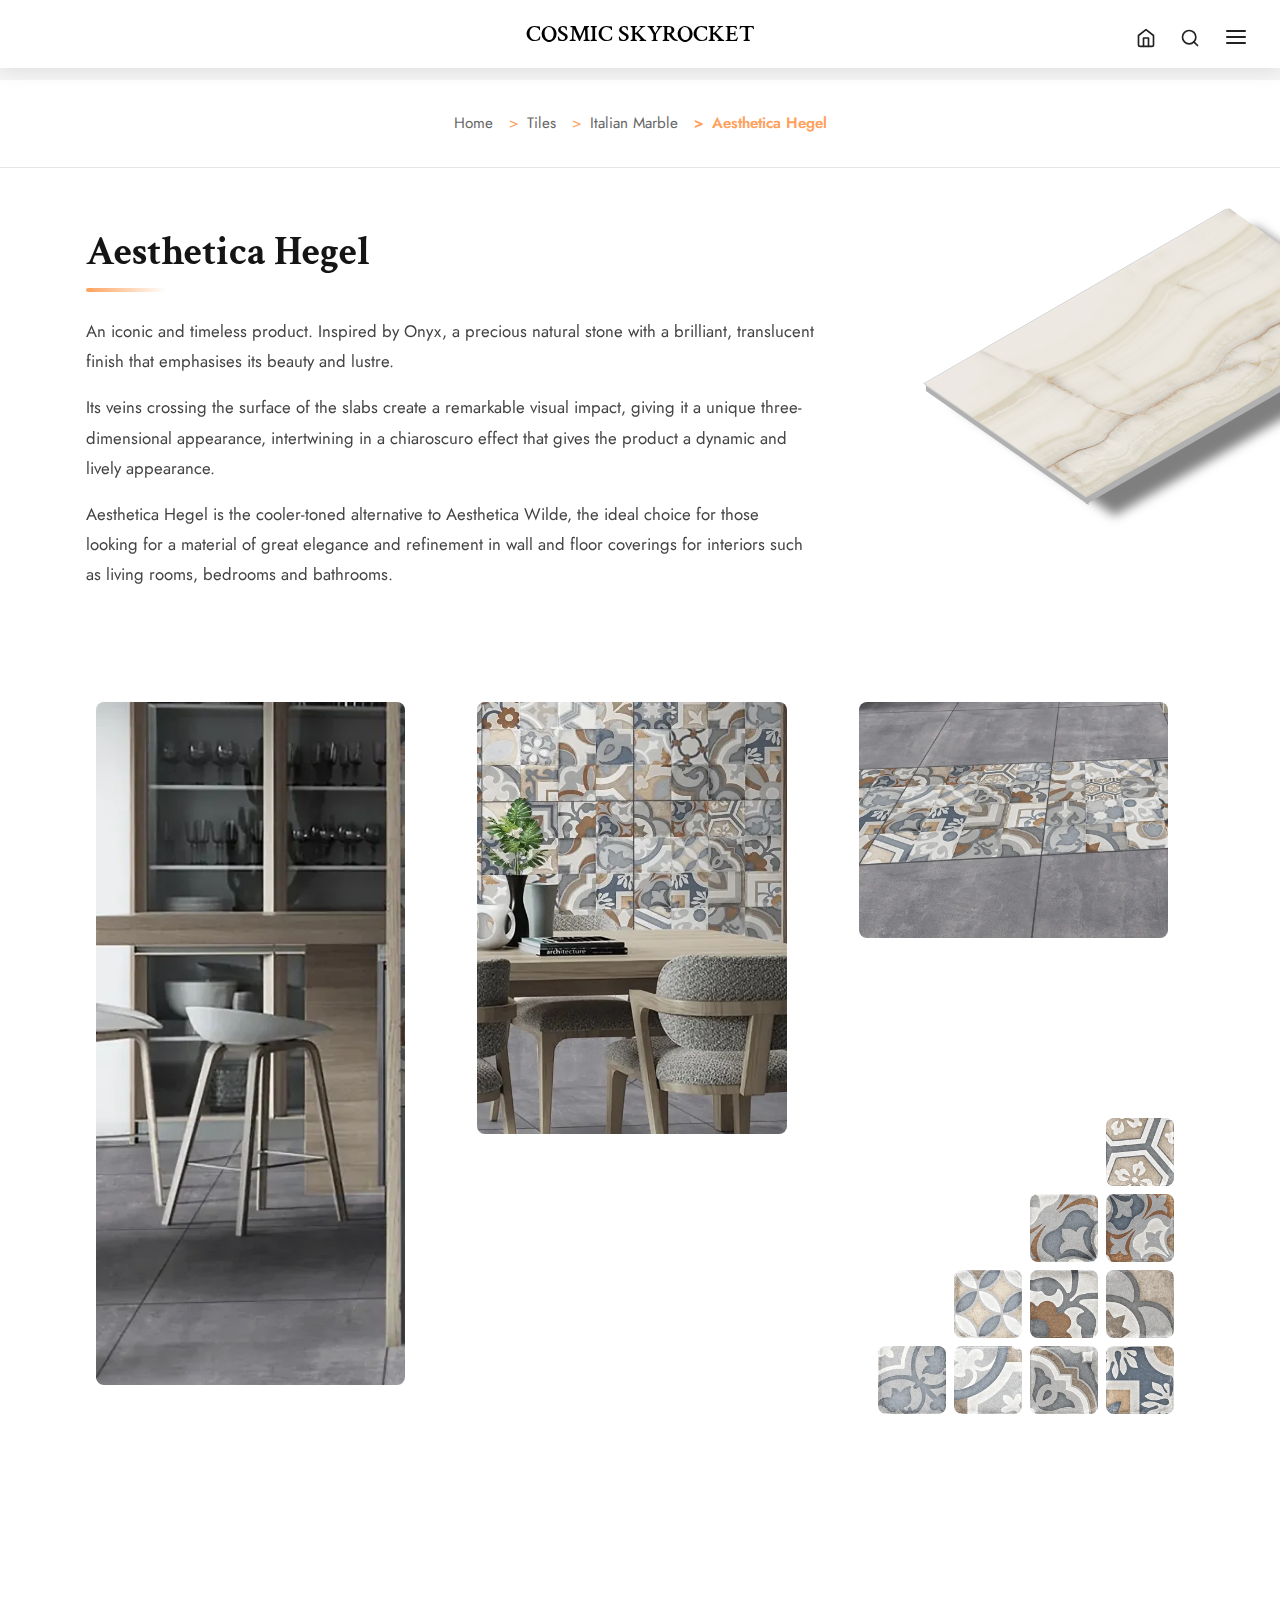
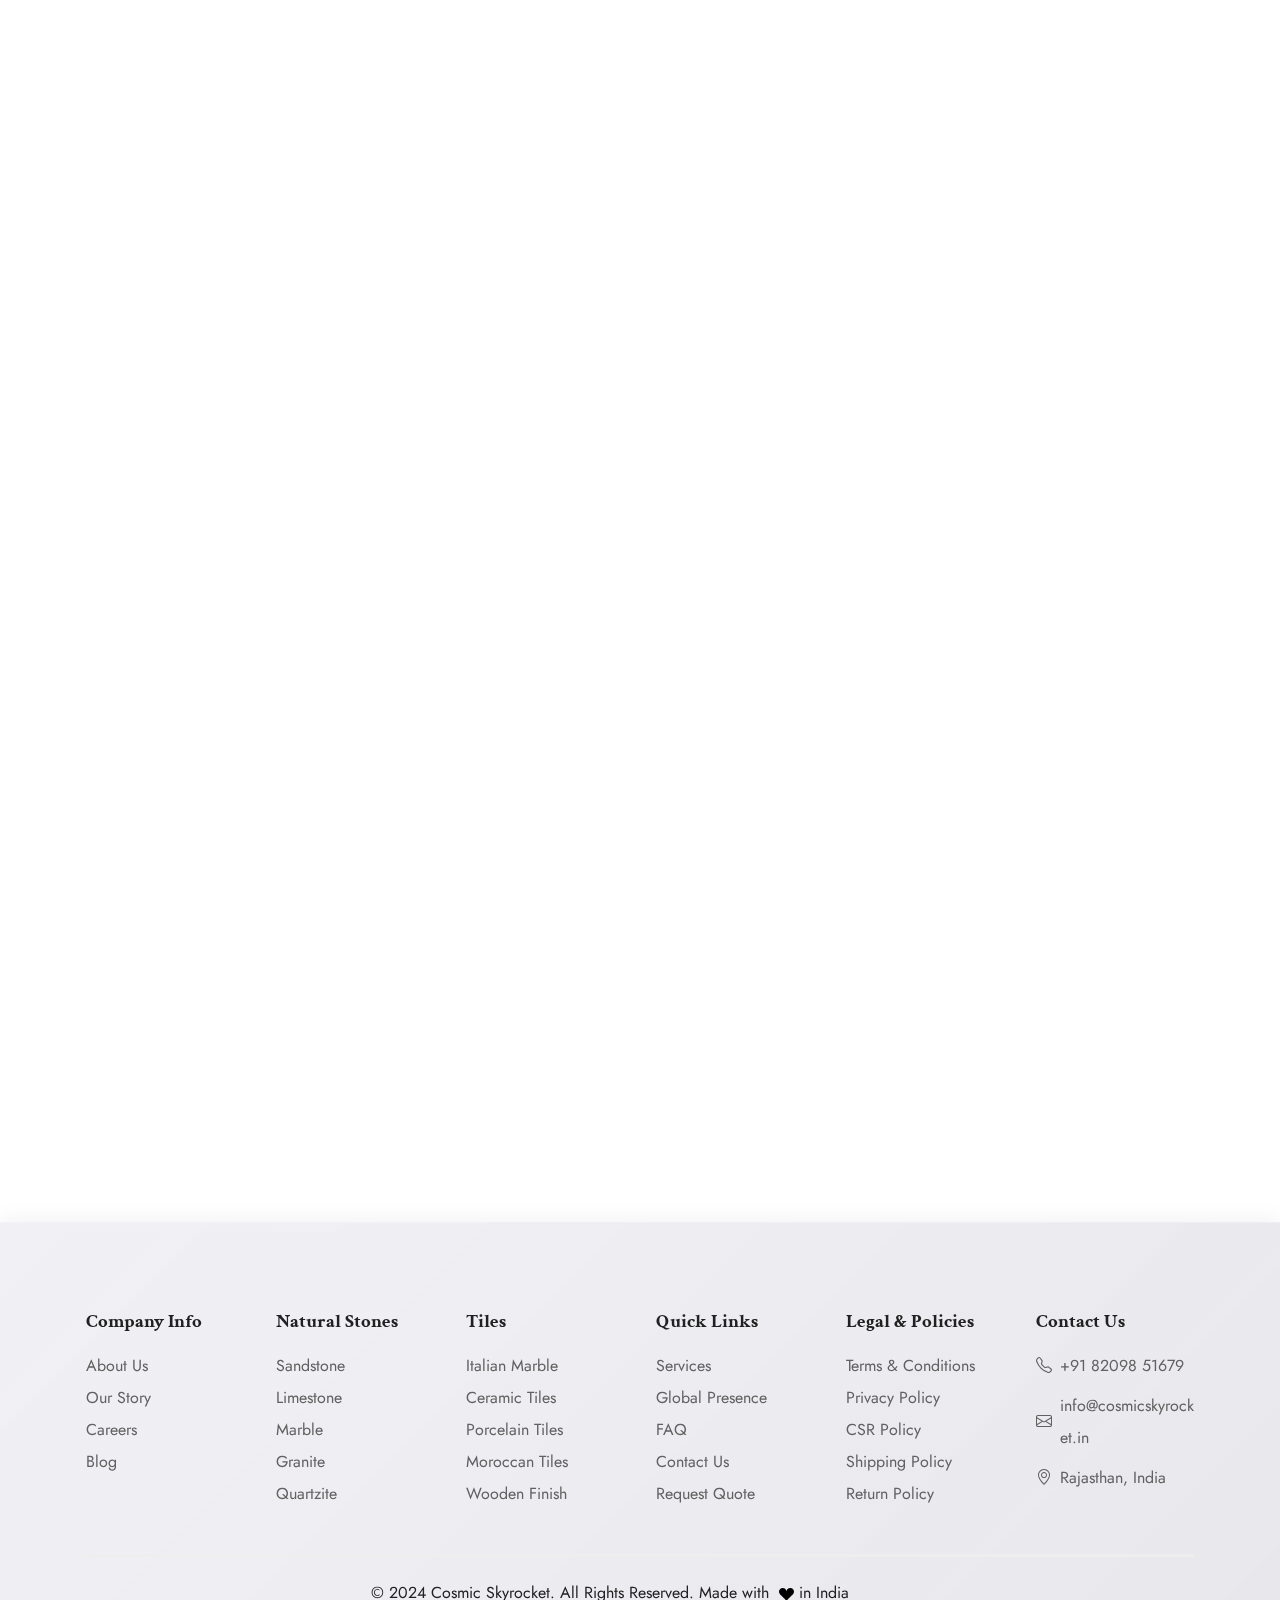
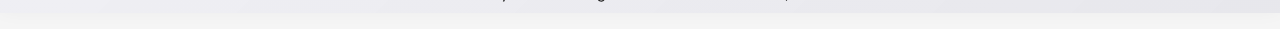
<file: product_details/tiles/Moroccan/Moroccan_design_1.html>
<!DOCTYPE html>
<html lang="en-US" dir="ltr">

  <head>
    <meta charset="utf-8">
    <meta http-equiv="X-UA-Compatible" content="IE=edge">
    <meta name="viewport" content="width=device-width, initial-scale=1">

    <!-- Document Title -->
    <title>Aesthetica Hegel - Italian Marble | Cosmic Skyrocket</title>

    <!-- Favicons -->
    <link rel="apple-touch-icon" sizes="180x180" href="../../../assets/img/favicons/apple-touch-icon.png">
    <link rel="icon" type="image/png" sizes="32x32" href="../../../assets/img/favicons/favicon-32x32.png">
    <link rel="icon" type="image/png" sizes="16x16" href="../../../assets/img/favicons/favicon-16x16.png">
    <link rel="shortcut icon" type="image/x-icon" href="../../../assets/img/favicons/cs-favicon.ico">
    <link rel="manifest" href="../../../assets/img/favicons/manifest.json">
    <meta name="msapplication-TileImage" content="../../../assets/img/favicons/mstile-150x150.png">
    <meta name="theme-color" content="#ffffff">

    <!-- Stylesheets -->
    <link href="../../../assets/css/theme.css" rel="stylesheet" />
    
    <!-- Bootstrap Icons -->
    <link href="https://cdn.jsdelivr.net/npm/bootstrap-icons@1.11.1/font/bootstrap-icons.css" rel="stylesheet">
    
    <!-- AOS CSS -->
    <link href="https://unpkg.com/aos@2.3.1/dist/aos.css" rel="stylesheet">
    
    <!-- Google Fonts - Cinzel -->
    <link href="https://fonts.googleapis.com/css2?family=Cinzel:wght@400;500;600;700;800;900&display=swap" rel="stylesheet">
    
    <!-- Google Fonts - Crimson Text -->
    <link href="https://fonts.googleapis.com/css2?family=Crimson+Text:wght@400;600;700&display=swap" rel="stylesheet">
    
    <!-- Google Fonts - Sacramento -->
    <link href="https://fonts.googleapis.com/css2?family=Sacramento&display=swap" rel="stylesheet">
    
    <!-- Google Fonts - Lora -->
    <link href="https://fonts.googleapis.com/css2?family=Lora:ital,wght@0,400;0,500;0,600;0,700;1,400;1,500;1,600;1,700&display=swap" rel="stylesheet">
    
    <style>
      /* Prevent horizontal scroll */
      html, body {
        overflow-x: hidden;
        max-width: 100%;
      }

      /* Apply Crimson Text font to all headings */
      h1, h2, h3, h4, h5, h6,
      .product-title {
        font-family: 'Crimson Text', serif !important;
      }

      /* Navbar Icons Hover Effect */
      .text-1000 svg,
      .text-1000 .feather {
        transition: stroke 0.3s ease, transform 0.3s ease;
      }

      .text-1000:hover svg,
      .text-1000:hover .feather {
        stroke: #000000 !important;
        transform: scale(1.15);
      }

      /* Button hover effects for search and menu */
      #searchBtn,
      #hamburgerMenuBtn {
        transition: transform 0.3s ease;
      }

      #searchBtn:hover svg,
      #hamburgerMenuBtn:hover svg {
        stroke: #000000 !important;
        transform: scale(1.15);
      }

      /* Navbar - Shrinked State (No animation, semi-transparent) */
      #mainNavbar {
        background: rgba(255, 255, 255, 0.95);
        backdrop-filter: blur(10px);
        -webkit-backdrop-filter: blur(10px);
        box-shadow: 0 2px 20px rgba(0, 0, 0, 0.1);
      }

      /* Glass morphism video effect for COSMIC SKYROCKET text */
      #cosmicBrand {
        position: relative;
      }
      
      #cosmicBrand .fw-bold {
        position: relative;
        z-index: 2;
        color: #000;
        font-family: 'Crimson Text', serif !important;
        font-weight: 600 !important;
        transition: color 0.3s ease;
      }
      
      #cosmicBrand .fw-bold:hover {
        color: #6d5a38;
      }
      
      #tagline {
        color: #666666 !important;
        font-family: 'Sacramento', cursive !important;
        font-size: 0.9rem !important;
      }

      /* Hamburger Menu Styles */
      .hamburger-menu-overlay {
        position: fixed;
        top: 0;
        right: 0;
        width: 100%;
        height: 100%;
        background-color: rgba(0, 0, 0, 0.5);
        z-index: 20000;
        opacity: 0;
        transition: opacity 0.3s ease;
      }

      .hamburger-menu-overlay.active {
        opacity: 1;
      }

      .hamburger-menu-panel {
        position: absolute;
        top: 0;
        right: -400px;
        width: 400px;
        max-width: 90%;
        height: 100%;
        background: rgba(255, 255, 255, 0.25);
        backdrop-filter: blur(20px);
        -webkit-backdrop-filter: blur(20px);
        border-left: 1px solid rgba(255, 255, 255, 0.4);
        box-shadow: -2px 0 30px rgba(0, 0, 0, 0.2);
        overflow-y: auto;
        transition: right 0.3s ease;
        padding: 2rem;
      }

      .hamburger-menu-overlay.active .hamburger-menu-panel {
        right: 0;
      }

      .hamburger-menu-header {
        display: flex;
        justify-content: space-between;
        align-items: center;
        margin-bottom: 2rem;
        padding-bottom: 1rem;
        border-bottom: 2px solid rgba(255, 255, 255, 0.3);
      }

      .hamburger-menu-header h3 {
        font-size: 1.8rem;
        font-weight: 400;
        font-family: 'Crimson Text', serif;
        color: #ffffff;
      }

      .hamburger-menu-content {
        margin-top: 1rem;
      }

      .menu-list {
        list-style: none;
        padding: 0;
        margin: 0;
      }

      .menu-item {
        margin-bottom: 0.5rem;
      }

      .menu-link {
        display: flex;
        justify-content: space-between;
        align-items: center;
        padding: 0.75rem 1rem;
        color: #ffffff;
        text-decoration: none;
        font-size: 1.1rem;
        font-weight: 500;
        border-radius: 8px;
        transition: background-color 0.2s ease, color 0.2s ease;
      }

      .menu-link:hover {
        background-color: rgba(255, 255, 255, 0.2);
        color: #ffffff;
      }

      .dropdown-icon {
        transition: transform 0.3s ease;
        stroke: #ffffff;
      }

      .menu-item-has-children.active > .menu-link .dropdown-icon,
      .submenu-item-has-children.active > .submenu-link .dropdown-icon {
        transform: rotate(180deg);
      }

      .submenu,
      .sub-submenu {
        list-style: none;
        padding-left: 1.5rem;
        margin: 0;
        max-height: 0;
        overflow: hidden;
        transition: max-height 0.3s ease;
      }

      .menu-item-has-children.active > .submenu,
      .submenu-item-has-children.active > .sub-submenu {
        max-height: 500px;
        margin-top: 0.5rem;
      }

      .submenu-item {
        margin-bottom: 0.25rem;
      }

      .submenu-link,
      .sub-submenu-link {
        display: flex;
        justify-content: space-between;
        align-items: center;
        padding: 0.6rem 1rem;
        color: rgba(255, 255, 255, 0.85);
        text-decoration: none;
        font-size: 1rem;
        border-radius: 6px;
        transition: background-color 0.2s ease, color 0.2s ease;
      }

      .submenu-link:hover,
      .sub-submenu-link:hover {
        background-color: rgba(255, 255, 255, 0.15);
        color: #ffffff;
      }

      .sub-submenu {
        padding-left: 1rem;
      }

      .sub-submenu-item {
        margin-bottom: 0.25rem;
      }

      /* Search Overlay Styles */
      .search-overlay {
        position: fixed;
        top: 0;
        left: 0;
        width: 100%;
        height: 100%;
        background: rgba(0, 0, 0, 0);
        backdrop-filter: blur(0px);
        -webkit-backdrop-filter: blur(0px);
        z-index: 30000;
        opacity: 0;
        visibility: hidden;
        transition: opacity 0.4s ease, visibility 0.4s ease, backdrop-filter 0.4s ease;
        pointer-events: none;
      }

      .search-overlay.active {
        opacity: 1;
        visibility: visible;
        backdrop-filter: blur(10px);
        -webkit-backdrop-filter: blur(10px);
        background: rgba(0, 0, 0, 0.3);
        pointer-events: all;
      }

      .search-container {
        position: fixed;
        top: 1.5rem;
        right: 2rem;
        width: 400px;
        transform: translateY(-20px);
        opacity: 0;
        transition: transform 0.4s ease, opacity 0.4s ease;
        z-index: 30001;
      }

      .search-overlay.active .search-container {
        transform: translateY(0);
        opacity: 1;
      }

      .search-close-btn {
        position: absolute;
        top: 10px;
        right: 10px;
        background: none;
        border: none;
        color: #666;
        font-size: 1.5rem;
        cursor: pointer;
        transition: transform 0.3s ease, color 0.3s ease;
        padding: 0;
        line-height: 1;
        z-index: 10;
      }

      .search-close-btn:hover {
        transform: rotate(90deg);
        color: #000000;
      }

      .search-input-wrapper {
        position: relative;
        width: 100%;
        background: transparent;
        border-radius: 0;
        box-shadow: none;
      }

      .search-input-wrapper input {
        width: 100%;
        padding: 15px 60px 15px 20px;
        font-size: 1rem;
        border: none;
        border-bottom: 2px solid #fff;
        border-radius: 0;
        background: transparent;
        color: #fff;
        outline: none;
        transition: all 0.3s ease;
      }

      .search-input-wrapper input:focus {
        border-bottom-color: #ffffff;
        box-shadow: none;
      }

      .search-input-wrapper input::placeholder {
        color: rgba(255, 255, 255, 0.6);
      }

      .search-submit-btn {
        position: absolute;
        right: 8px;
        top: 50%;
        transform: translateY(-50%);
        background: rgba(255, 255, 255, 0.4);
        backdrop-filter: blur(10px);
        -webkit-backdrop-filter: blur(10px);
        border: 1px solid rgba(255, 255, 255, 0.2);
        box-shadow: 0 8px 32px rgba(0, 0, 0, 0.1);
        width: 38px;
        height: 38px;
        border-radius: 50%;
        color: #fff;
        cursor: pointer;
        transition: all 0.3s ease;
        display: flex;
        align-items: center;
        justify-content: center;
      }

      .search-submit-btn:hover {
        transform: translateY(-50%) scale(1.1);
        background: rgba(255, 255, 255, 0.6);
        box-shadow: 0 12px 40px rgba(0, 0, 0, 0.2);
      }

      .search-submit-btn i {
        font-size: 0.9rem;
      }

      .search-suggestions {
        margin-top: 0.5rem;
        background: transparent;
        border-radius: 0;
        padding: 1.5rem;
        box-shadow: none;
        max-height: 0;
        overflow: hidden;
        opacity: 0;
        transition: max-height 0.4s ease, opacity 0.4s ease, padding 0.4s ease;
      }

      .search-overlay.active .search-suggestions {
        max-height: 500px;
        opacity: 1;
      }

      .search-suggestions p {
        color: #fff;
        font-size: 0.75rem;
        margin-bottom: 1rem;
        text-transform: uppercase;
        letter-spacing: 1.5px;
        font-weight: 600;
        text-align: left;
      }

      .search-tags {
        display: flex;
        flex-wrap: wrap;
        gap: 8px;
        justify-content: flex-start;
      }

      .search-tag {
        padding: 6px 14px;
        background: transparent;
        border: 1px solid rgba(224, 224, 224, 0.5);
        border-radius: 16px;
        color: #ffffff;
        text-decoration: none;
        font-size: 0.85rem;
        transition: all 0.3s ease;
        cursor: pointer;
      }

      .search-tag:hover {
        background: #ffffff;
        color: #000000;
        border-color: #ffffff;
        transform: translateY(-2px);
        box-shadow: 0 4px 12px rgba(133, 109, 70, 0.3);
      }

      /* Responsive search overlay */
      @media (max-width: 768px) {
        .search-container {
          right: 1rem;
          left: 1rem;
          width: auto;
        }
        
        .search-input-wrapper input {
          font-size: 0.95rem;
          padding: 12px 55px 12px 16px;
        }

        .search-close-btn {
          font-size: 1.3rem;
        }

        .search-submit-btn {
          width: 35px;
          height: 35px;
        }

        .search-suggestions {
          margin-top: 0.5rem;
          padding: 1rem;
        }
        
        .search-tag {
          font-size: 0.8rem;
          padding: 5px 12px;
        }
      }

      /* Breadcrumb Styles */
      .breadcrumb-section {
        padding: 2rem 0;
        background: linear-gradient(135deg, #FFFFFF 0%, #ffffff 100%);
        border-bottom: 1px solid rgba(0, 0, 0, 0.1);
        margin-top: 80px;
        position: relative;
        z-index: 10;
      }

      .breadcrumb {
        background: none;
        padding: 0;
        margin: 0;
      }

      .breadcrumb-item {
        font-size: 0.95rem;
        color: #666;
      }

      .breadcrumb-item + .breadcrumb-item::before {
        content: ">";
        color: #FFA15C;
        padding: 0 0.5rem;
      }

      .breadcrumb-item a {
        color: #666;
        text-decoration: none;
        transition: color 0.3s ease;
      }

      .breadcrumb-item a:hover {
        color: #FFA15C;
      }

      .breadcrumb-item.active {
        color: #FFA15C;
        font-weight: 600;
      }

      /* Product Details Styles */
      .product-details-section {
        padding: 60px 0;
        background: #fff;
      }

      .product-title {
        font-size: 2.5rem;
        font-weight: 700;
        color: #151515;
        margin-bottom: 1.5rem;
        position: relative;
        padding-bottom: 1rem;
      }

      .product-title::after {
        content: '';
        position: absolute;
        bottom: 0;
        left: 0;
        width: 80px;
        height: 4px;
        background: linear-gradient(90deg, #FFA15C, transparent);
        border-radius: 2px;
      }

      .product-description {
        color: #444444;
        line-height: 1.8;
        font-size: 1.05rem;
        margin-bottom: 2rem;
      }

      .gallery-img {
        margin-top: 2rem;
      }

      .gallery-img img {
        width: 100%;
        border-radius: 10px;
        transition: transform 0.3s ease, box-shadow 0.3s ease;
        box-shadow: 0 4px 15px rgba(0, 0, 0, 0.1);
      }

      .gallery-img img:hover {
        transform: scale(1.02);
        box-shadow: 0 8px 25px rgba(255, 161, 92, 0.3);
      }

      /* 3D Animated Tile - Vector Image Section */
      .map-container {
        position: relative;
        display: flex;
        justify-content: center;
        align-items: center;
        margin: 0;
        padding: 0;
        min-height: 250px;
        padding-left: 17em;
      }

      .map-container ul {
        position: relative;
        display: flex;
        margin: 0;
        padding: 0;
      }

      .map-container ul li {
        list-style: none;
        margin: 0 5px;
        animation: dropDownStraight 0.8s ease-out forwards;
      }

      @keyframes dropDownStraight {
        0% {
          transform: translateY(-150px);
          opacity: 0;
        }
        100% {
          transform: translateY(0);
          opacity: 1;
        }
      }

      .map-container ul li a {
        text-decoration: none;
        display: block;
        width: 350px;
        height: 180px;
        background: #d3d3d3;
        padding-left: 20px;
        text-align: left;
        transform: rotate(-30deg) skew(25deg) translate(0, 0);
        transition: 0.5s;
        box-shadow: 2px 30px 10px rgba(0,0,0,0.5);
        animation: shadowDrop 0.8s ease-out forwards;
      }

      @keyframes shadowDrop {
        0% {
          box-shadow: -50px 50px 50px rgba(0,0,0,0.5);
        }
        100% {
          box-shadow: 2px 30px 10px rgba(0,0,0,0.5);
        }
      }

      .map-container ul li a img {
        width: 180px;
        height: 195%;
        position: absolute;
        top: 0;
        left: 50%;
        transform: rotate(90deg) translateX(-47%) translateY(25.2%);
        transform-origin: center center;
        transition: 0.5s;
      }

      .map-container ul li a::before {
        content: '';
        position: absolute;
        top: 3px;
        right: 100%;
        height: 100%;
        width: 5px;
        background-color: #b1b1b1;
        transition: 0.5s;
        transform: rotate(0deg) skewY(-45deg);
        transform-origin: right center;
      }

      .map-container ul li a::after {
        content: '';
        position: absolute;
        bottom: -6px;
        left: -3px;
        height: 6px;
        width: 100%;
        background: #b1b1b1;
        transition: 0.5s;
        transform: rotate(0deg) skewX(-45deg);
      }

      .map-container ul li a:hover {
        transform: rotate(-30deg) skew(25deg) translate(20px, -15px);
      }

      .map-container ul li:hover:nth-child(1) a {
        background: #d3d3d3;
      }

      .map-container ul li:hover:nth-child(1) a::before {
        background: #b8b8b8;
      }

      .map-container ul li:hover:nth-child(1) a::after {
        background: #e0e0e0;
      }

      /* Thickness Section Styles */
      .thickness-section {
        margin-top: 3rem;
        margin-bottom: 3rem;
      }

      .thickness-title {
        font-size: 1.5rem;
        font-weight: 700;
        color: #151515;
        margin-bottom: 2rem;
        text-align: center;
      }

      .thickness-title .animated-number {
        display: inline-block;
        font-weight: 900;
        animation: numberMorph 3s ease-in-out infinite;
        transform-origin: center;
      }

      @keyframes numberMorph {
        0% {
          transform: scale(1);
          color: #151515;
        }
        16.66% {
          transform: scale(1.15);
          color: #FFA15C;
        }
        33.33% {
          transform: scale(1.25);
          color: #FF8C3C;
        }
        50% {
          transform: scale(1.3);
          color: #FF6B1C;
          font-weight: 900;
        }
        66.66% {
          transform: scale(1.25);
          color: #FF8C3C;
        }
        83.33% {
          transform: scale(1.15);
          color: #FFA15C;
        }
        100% {
          transform: scale(1);
          color: #151515;
        }
      }

      .thickness-tile-container {
        display: flex;
        justify-content: center;
        align-items: center;
        min-height: 300px;
        background: linear-gradient(135deg, #FFFFFF 0%, #ffffff 100%);
        border-radius: 10px;
        padding: 2rem;
      }

      .thickness-tile-list {
        position: relative;
        display: flex;
        margin: 0;
        padding: 0;
        list-style: none;
      }

      .thickness-tile-list li {
        list-style: none;
        margin: 0;
      }

      /* Main tile with 3D transform */
      .thickness-tile-list li a {
        text-decoration: none;
        display: block;
        width: 250px;
        height: 125px;
        background: #fff;
        text-align: left;
        position: relative;
        /* REMOVED overflow: hidden to show pseudo-elements */
        border-radius: 4px;
        
        /* 3D transformation */
        transform: rotate(-30deg) skew(25deg) translate(0, 0);
        transition: box-shadow 0.5s ease;
        box-shadow: 2px 30px 10px rgba(0,0,0,0.5);
        
        /* Default: thickness growth animation */
        animation: growHeight3D 2s ease-in-out infinite alternate;
      }

      /* On hover: continue growth animation with shift + shadow change */
      .thickness-tile-list li a:hover {
        animation: growHeight3DHover 2s ease-in-out infinite alternate;
        box-shadow: -50px 50px 50px rgba(0,0,0,0.5);
      }

      /* Height growth animation (thickness increase/decrease) - Default */
      @keyframes growHeight3D {
        0% {
          transform: rotate(-30deg) skew(25deg) translate(0, 0);
        }
        100% {
          transform: rotate(-30deg) skew(25deg) translate(-10px, -10px);
        }
      }

      /* Height growth animation (thickness increase/decrease) - On Hover with shift */
      @keyframes growHeight3DHover {
        0% {
          transform: rotate(-30deg) skew(25deg) translate(20px, -15px);
        }
        100% {
          transform: rotate(-30deg) skew(25deg) translate(10px, -25px);
        }
      }

      /* Image fills the tile */
      .thickness-tile-list li a img {
        width: 100%;
        height: 100%;
        object-fit: cover;
        position: absolute;
        top: 0;
        left: 0;
        transition: 0.5s;
        border-radius: 4px;
        z-index: 1;
      }

      /* 3D Left Face (::before pseudo-element) */
      .thickness-tile-list li a::before {
        content: '';
        position: absolute;
        top: 3px;
        right: 100%;           /* Positioned to the left of main tile */
        height: 100%;
        width: 5px;            /* Initial width */
        background-color: #b1b1b1;
        
        /* Creates the left face angle */
        transform: rotate(0deg) skewY(-45deg);
        transform-origin: right center;
        
        /* Animates the left face depth */
        animation: growLeft3D 2s ease-in-out infinite alternate;
        z-index: 0;
      }

      /* Continue animation on hover */
      .thickness-tile-list li a:hover::before {
        animation: growLeft3D 2s ease-in-out infinite alternate;
      }

      @keyframes growLeft3D {
        0% {
          width: 5px;        /* Initial depth */
          top: 0px;
        }
        100% {
          width: 20px;       /* Extended depth */
          top: 0px;
        }
      }

      /* 3D Bottom Face (::after pseudo-element) */
      .thickness-tile-list li a::after {
        content: '';
        position: absolute;
        bottom: -6px;          /* Positioned below main tile */
        left: -3px;
        height: 6px;           /* Initial height */
        width: 100%;
        background: #b1b1b1;
        
        /* Creates the bottom face angle */
        transform: rotate(0deg) skewX(-45deg);
        
        /* Animates the bottom face depth */
        animation: growBottom3D 2s ease-in-out infinite alternate;
        z-index: 0;
      }

      /* Continue animation on hover */
      .thickness-tile-list li a:hover::after {
        animation: growBottom3D 2s ease-in-out infinite alternate;
      }

      @keyframes growBottom3D {
        0% {
          bottom: -6px;      /* Initial depth */
          left: -3px;
          height: 6px;
        }
        100% {
          bottom: -18px;     /* Extended depth */
          left: -9px;
          height: 18px;
        }
      }

      /* Contact Form Styles */
      .contact-form-wrapper {
        background: #FFFFFF;
        padding: 2rem;
        border-radius: 10px;
        box-shadow: 0 4px 15px rgba(0, 0, 0, 0.1);
      }

      .contact-form-title {
        font-size: 1.8rem;
        font-weight: 700;
        color: #151515;
        margin-bottom: 1.5rem;
        position: relative;
        padding-bottom: 0.5rem;
      }

      .contact-form-title::after {
        content: '';
        position: absolute;
        bottom: 0;
        left: 0;
        width: 60px;
        height: 3px;
        background: #FFA15C;
        border-radius: 2px;
      }

      .form-control {
        border: 2px solid #e0e0e0;
        border-radius: 8px;
        padding: 12px 15px;
        font-size: 1rem;
        transition: all 0.3s ease;
      }

      .form-control:focus {
        border-color: #FFA15C;
        box-shadow: 0 0 0 0.2rem rgba(255, 161, 92, 0.25);
        outline: none;
      }

      textarea.form-control {
        min-height: 150px;
        resize: vertical;
      }

      .submit-btn {
        background: linear-gradient(135deg, #FFA15C, #FF8C3C);
        border: none;
        color: #fff;
        padding: 12px 40px;
        font-size: 1rem;
        font-weight: 600;
        border-radius: 25px;
        cursor: pointer;
        transition: all 0.3s ease;
        text-transform: uppercase;
        letter-spacing: 1px;
      }

      .submit-btn:hover {
        transform: translateY(-3px);
        box-shadow: 0 5px 20px rgba(255, 161, 92, 0.4);
      }

      /* Applications and Surface Finishes Component */
      .specifications-container {
        margin-top: 3rem;
        position: relative;
        display: flex;
        flex-direction: column;
        align-items: center;
        justify-content: center;
        gap: 60px;
        width: 100%;
      }

      /* Central vertical line - Now split into two */
      .center-line {
        display: none;
      }

      /* Container for upper section (Applications) */
      .upper-section {
        position: relative;
        width: 100%;
        min-height: 200px;
        display: flex;
        align-items: center;
        justify-content: center;
      }

      /* Upper section line */
      .upper-section::after {
        content: '';
        position: absolute;
        left: 30%;
        top: 0;
        bottom: 0;
        width: 2px;
        background: #333;
        transform: translateX(-50%);
        z-index: 1;
      }

      /* Container for lower section (Surface Finishes) */
      .lower-section {
        position: relative;
        width: 100%;
        min-height: 200px;
        display: flex;
        align-items: flex-end;
        justify-content: center;
      }

      /* Lower section line */
      .lower-section::after {
        content: '';
        position: absolute;
        left: 50%;
        top: 0;
        bottom: 0;
        width: 2px;
        background: #333;
        transform: translateX(-50%);
        z-index: 1;
      }

      /* Left side of upper section - 06 and APPLICATIONS */
      .upper-left {
        position: absolute;
        left: 0;
        width: 30%;
        display: flex;
        align-items: center;
        justify-content: flex-end;
        gap: 20px;
        padding-right: 15px;
        z-index: 2;
      }

      .upper-left .big-num {
        font-size: 120px;
        font-weight: 700;
        line-height: 1;
        font-family: Georgia, "Times New Roman", serif;
        color: transparent;
        -webkit-text-stroke: 3px #333;
        text-stroke: 3px #333;
        transform: translateY(-40px);
      }

      .upper-left .vtext {
        writing-mode: vertical-rl;
        text-orientation: mixed;
        transform: rotate(180deg);
        font-weight: 500;
        letter-spacing: 3px;
        font-size: 19px;
        color: #333;
      }

      /* Right side of upper section - Applications list */
      .upper-right {
        position: absolute;
        left: 30%;
        width: 70%;
        display: flex;
        align-items: center;
        padding-left: 20px;
        z-index: 2;
      }

      .upper-right .list-items {
        display: flex;
        flex-direction: column;
        gap: 6px;
        font-size: 18px;
        color: #999;
        line-height: 1.4;
      }

      /* Left side of lower section - Surface finishes list */
      .lower-left {
        position: absolute;
        left: 0;
        width: 50%;
        display: flex;
        align-items: flex-end;
        justify-content: flex-end;
        padding-right: 20px;
        z-index: 2;
      }

      .lower-left .list-items {
        display: flex;
        flex-direction: column;
        gap: 6px;
        font-size: 18px;
        color: #999;
        line-height: 1.4;
        text-align: right;
      }

      /* Right side of lower section - SURFACE FINISHES and 06 */
      .lower-right {
        position: absolute;
        left: 50%;
        width: 50%;
        display: flex;
        align-items: center;
        gap: 20px;
        padding-left: 15px;
        z-index: 2;
      }

      .lower-right .vtext {
        writing-mode: vertical-rl;
        text-orientation: mixed;
        transform: rotate(180deg);
        font-weight: 500;
        letter-spacing: 3px;
        font-size: 19px;
        color: #333;
      }

      .lower-right .big-num {
        font-size: 120px;
        font-weight: 700;
        line-height: 1;
        font-family: Georgia, "Times New Roman", serif;
        color: transparent;
        -webkit-text-stroke: 3px #333;
        text-stroke: 3px #333;
        transform: translateY(40px);
      }

      /* Responsive */
      @media (max-width: 768px) {
        .hamburger-menu-panel {
          width: 320px;
        }

        .product-title {
          font-size: 2rem;
        }

        .breadcrumb-section {
          margin-top: 70px;
        }

        .specifications-container {
          gap: 40px;
        }

        .upper-section,
        .lower-section {
          min-height: 180px;
        }

        .upper-left .big-num,
        .lower-right .big-num {
          font-size: 80px;
        }

        .upper-left,
        .upper-right,
        .lower-left,
        .lower-right {
          padding-left: 20px;
          padding-right: 20px;
        }

        .upper-right .list-items,
        .lower-left .list-items {
          font-size: 16px;
        }

        .thickness-tile-container {
          min-height: 250px;
          padding: 1rem;
        }

        .thickness-tile-list li a {
          width: 280px;
          height: 150px;
        }

        .thickness-title {
          font-size: 1.2rem;
        }
      }



      /* Size Comparison Chart Styles */
      .size-comparison-wrapper {
        padding: 2rem 0;
        overflow-x: auto;
      }

      .size-comparison-container {
        display: flex;
        align-items: flex-end;
        justify-content: center;
        gap: 40px;
        min-height: 300px;
        padding: 20px;
        flex-wrap: wrap;
      }

      .size-item {
        transition: transform 0.3s ease;
      }

      .size-item:hover {
        transform: translateY(-5px);
      }

      .tile-rectangle {
        box-shadow: 0 4px 6px rgba(0, 0, 0, 0.1);
        transition: all 0.3s ease;
      }

      .tile-rectangle:hover {
        box-shadow: 0 6px 12px rgba(0, 0, 0, 0.15);
        background-color: #999 !important;
      }

      .size-label {
        min-width: 100px;
      }

      @media (max-width: 768px) {
        .size-comparison-container {
          gap: 25px;
        }

        .size-visual {
          transform: scale(0.8);
        }
      }

      @media (max-width: 576px) {
        .size-comparison-container {
          gap: 20px;
          flex-direction: row;
          justify-content: flex-start;
        }

        .size-visual {
          transform: scale(0.7);
        }

        .size-label strong {
          font-size: 0.75rem !important;
        }

        .size-label p {
          font-size: 0.7rem !important;
        }
      }

      /* Photo Gallery Collage Styles - New Layout with 3 Rectangles + 10 Squares */
      .gallery-section {
        margin-top: 3rem;
        margin-bottom: 3rem;
        background-color: #ffffff;
        padding: 2rem 0;
        overflow-x: hidden;
        width: 100vw;
        position: relative;
        left: 50%;
        right: 50%;
        margin-left: -50vw;
        margin-right: -50vw;
      }

      .gallery {
        display: grid;
        grid-template-columns: repeat(12, 1fr);
        gap: 2rem;
        position: relative;
        padding: 0 3rem;
        max-width: 100%;
        width: 100%;
        min-height: 700px;
      }

      .gallery figure {
        margin: 0;
        position: relative;
        overflow: hidden;
        transition: transform 0.3s ease, box-shadow 0.3s ease;
        border-radius: 8px;
      }

      .gallery figure:hover {
        transform: scale(1.02);
        z-index: 10;
        box-shadow: 0 8px 24px rgba(0, 0, 0, 0.15);
      }

      .gallery img {
        width: 100%;
        height: 100%;
        object-fit: cover;
        display: block;
      }

      /* Large Rectangle 1 - Tallest (356:787 ratio) - Full height, leftmost */
      .gallery .rect-1 {
        grid-column: 1 / 5;
        grid-row: 1 / 3;
        width: calc(3 * (100% - 4rem) / 3);
        aspect-ratio: 356/787;
        animation: slideInFromLeft 1s ease-out;
        margin-left: 3rem;
      }

      /* Large Rectangle 2 - Medium (355:496 ratio) - Top to middle */
      .gallery .rect-2 {
        grid-column: 5 / 9;
        grid-row: 1 / 2;
        width: calc(3 * (100% - 4rem) / 3);
        aspect-ratio: 355/496;
        animation: slideInFromTop 1s ease-out;
        margin-left: 1.5rem;
      }

      /* Large Rectangle 3 - Shortest (365:279 ratio) - Top right */
      .gallery .rect-3 {
        grid-column: 9 / 13;
        grid-row: 1 / 1;
        width: calc(3* (100% - 4rem) / 3);
        aspect-ratio: 365/279;
        height: fit-content;
        animation: slideInFromRight 1s ease-out;
      }

      /* Container for small squares in stair pattern */
      .gallery .stairs-container {
        grid-column: 8 / 13;
        grid-row: 2 / 3;
        display: flex;
        justify-content: flex-end;
        align-items: flex-end;
        gap: 0.5rem;
        padding-top: 0;
        margin-top: -3rem;
        padding-right: 3.6rem;
        animation: slideInFromBottom 1.2s ease-out;
      }

      /* Stair columns */
      .gallery .stair-col {
        display: flex;
        flex-direction: column-reverse;
        gap: 0.5rem;
        align-items: center;
      }

      /* Small squares (48x48) */
      .gallery .small-square {
        width: 68px;
        height: 68px;
        flex-shrink: 0;
      }

      /* Animations */
      @keyframes slideInFromLeft {
        from {
          transform: translateX(-100px);
          opacity: 0;
        }
        to {
          transform: translateX(0);
          opacity: 1;
        }
      }

      @keyframes slideInFromTop {
        from {
          transform: translateY(-50px);
          opacity: 0;
        }
        to {
          transform: translateY(0);
          opacity: 1;
        }
      }

      @keyframes slideInFromRight {
        from {
          transform: translateX(100px);
          opacity: 0;
        }
        to {
          transform: translateX(0);
          opacity: 1;
        }
      }

      @keyframes slideInFromBottom {
        from {
          transform: translateY(50px);
          opacity: 0;
        }
        to {
          transform: translateY(0);
          opacity: 1;
        }
      }

      /* Responsive adjustments */
      @media (max-width: 1200px) {
        .gallery {
          gap: 2rem;
          min-height: 600px;
        }
      }

      @media (max-width: 768px) {
        .gallery {
          display: flex;
          flex-direction: column;
          padding: 0 1rem;
          gap: 1rem;
          min-height: auto;
        }
        
        .gallery .rect-1,
        .gallery .rect-2,
        .gallery .rect-3 {
          width: 100%;
          max-height: 60vh;
        }
        
        .gallery .stairs-container {
          justify-content: center;
          padding-top: 1rem;
        }
        
        .gallery .small-square {
          width: 36px;
          height: 36px;
        }
      }

      /* Responsive Design */
      @media (max-width: 1200px) {
        .gallery {
          flex-direction: column;
          align-items: center;
          gap: 30px;
          min-height: auto;
        }

        .gallery .left-group,
        .gallery .right-group {
          margin: 0;
          animation: slideInFromTop 1s ease-out;
        }

        .gallery .left-group {
          flex-wrap: wrap;
          justify-content: center;
        }

        .gallery .right-group {
          flex-wrap: wrap;
          justify-content: center;
        }

        @keyframes slideInFromTop {
          from {
            transform: translateY(-50px);
            opacity: 0;
          }
          to {
            transform: translateY(0);
            opacity: 1;
          }
        }
      }

      @media (max-width: 768px) {
        .gallery .image-1 {
          width: 250px;
          height: 600px;
        }

        .gallery .image-2 {
          width: 200px;
          height: 130px;
        }

        .gallery .image-3 {
          width: 230px;
          height: 230px;
        }

        .gallery .image-4 {
          width: 140px;
          height: 100px;
        }

        .gallery .image-5 {
          width: 160px;
          height: 250px;
        }

        .gallery .left-group,
        .gallery .right-group {
          gap: 20px;
        }

        .gallery .middle-left-stack {
          gap: 20px;
        }
      }

      @media (max-width: 480px) {
        .gallery {
          padding: 0 1rem;
        }

        .gallery .left-group,
        .gallery .right-group {
          flex-direction: column;
          align-items: center;
        }

        .gallery .middle-left-stack {
          align-items: center;
        }

        .gallery .image-1,
        .gallery .image-2,
        .gallery .image-3,
        .gallery .image-4,
        .gallery .image-5 {
          width: 100%;
          max-width: 300px;
          height: auto;
          aspect-ratio: auto;
        }

        .gallery .image-1 {
          aspect-ratio: 327/788;
        }

        .gallery .image-2 {
          aspect-ratio: 258/161;
        }

        .gallery .image-3 {
          aspect-ratio: 1/1;
        }

        .gallery .image-4 {
          aspect-ratio: 172/121;
        }

        .gallery .image-5 {
          aspect-ratio: 197/315;
        }
      }

    </style>

  </head>

  <body>

    <!-- Main Content -->
    <div class="main-wrapper">
      <main class="main" id="top">
        
        <!-- NAVBAR - Shrinked State -->
        <nav id="mainNavbar" class="navbar navbar-expand-lg navbar-light fixed-top d-block" data-navbar-on-scroll="data-navbar-on-scroll" style="transition: all 0.3s ease; padding-top: 1rem; padding-bottom: 1rem;">
          <div class="container d-flex flex-column justify-content-center align-items-center">
            <a id="cosmicBrand" class="navbar-brand d-inline-flex text-center" href="index.html" style="transition: all 0.3s ease; font-size: 1.5rem; margin: 0;">
              <span class="fw-bold">COSMIC SKYROCKET</span>
            </a>
          </div>
        </nav>
        
        <!-- Fixed Icons in top-right corner -->
        <div class="position-fixed d-flex align-items-center" style="top: 1.5rem; right: 2rem; z-index: 10000; gap: 1.5rem;">
          <a class="text-1000" href="index.html" title="Home">
            <svg class="feather feather-home" xmlns="http://www.w3.org/2000/svg" width="20" height="20" viewBox="0 0 24 24" fill="none" stroke="currentColor" stroke-width="2" stroke-linecap="round" stroke-linejoin="round">
              <path d="M3 9l9-7 9 7v11a2 2 0 0 1-2 2H5a2 2 0 0 1-2-2z"></path>
              <polyline points="9 22 9 12 15 12 15 22"></polyline>
            </svg>
          </a>
          <button id="searchBtn" class="btn btn-link text-1000 p-0" title="Search" style="border: none; background: none;">
            <svg class="feather feather-search" xmlns="http://www.w3.org/2000/svg" width="20" height="20" viewBox="0 0 24 24" fill="none" stroke="currentColor" stroke-width="2" stroke-linecap="round" stroke-linejoin="round">
              <circle cx="11" cy="11" r="8"></circle>
              <line x1="21" y1="21" x2="16.65" y2="16.65"></line>
            </svg>
          </button>
          <button id="hamburgerMenuBtn" class="btn btn-link text-1000 p-0" title="Menu" style="border: none; background: none;">
            <svg class="feather feather-menu" xmlns="http://www.w3.org/2000/svg" width="24" height="24" viewBox="0 0 24 24" fill="none" stroke="currentColor" stroke-width="2" stroke-linecap="round" stroke-linejoin="round">
              <line x1="3" y1="12" x2="21" y2="12"></line>
              <line x1="3" y1="6" x2="21" y2="6"></line>
              <line x1="3" y1="18" x2="21" y2="18"></line>
            </svg>
          </button>
        </div>
        
        <!-- Hamburger Menu Overlay -->
        <div id="hamburgerMenuOverlay" class="hamburger-menu-overlay" style="display: none;">
          <div class="hamburger-menu-panel">
            <div class="hamburger-menu-header">
              <h3 class="mb-0">Cosmic Skyrocket</h3>
              <button id="closeMenuBtn" class="btn btn-link p-0" style="font-size: 2rem; border: none; background: none; color: #ffffff;">
                <svg xmlns="http://www.w3.org/2000/svg" width="28" height="28" viewBox="0 0 24 24" fill="none" stroke="currentColor" stroke-width="2" stroke-linecap="round" stroke-linejoin="round">
                  <line x1="18" y1="6" x2="6" y2="18"></line>
                  <line x1="6" y1="6" x2="18" y2="18"></line>
                </svg>
              </button>
            </div>
            <nav class="hamburger-menu-content">
              <ul class="menu-list">
                <li class="menu-item">
                  <a href="index.html" class="menu-link">Home</a>
                </li>
                <li class="menu-item">
                  <a href="#!" class="menu-link">About us</a>
                </li>
                <li class="menu-item">
                  <a href="#!" class="menu-link">Blogs</a>
                </li>
                <li class="menu-item menu-item-has-children">
                  <a href="#!" class="menu-link menu-dropdown-toggle">
                    Natural Stone
                    <svg class="dropdown-icon" xmlns="http://www.w3.org/2000/svg" width="16" height="16" viewBox="0 0 24 24" fill="none" stroke="currentColor" stroke-width="2" stroke-linecap="round" stroke-linejoin="round">
                      <polyline points="6 9 12 15 18 9"></polyline>
                    </svg>
                  </a>
                  <ul class="submenu">
                    <li class="submenu-item">
                      <a href="#!" class="submenu-link">Sandstone</a>
                    </li>
                    <li class="submenu-item">
                      <a href="#!" class="submenu-link">Limestone</a>
                    </li>
                  </ul>
                </li>
                <li class="menu-item menu-item-has-children">
                  <a href="#!" class="menu-link menu-dropdown-toggle">
                    Tiles
                    <svg class="dropdown-icon" xmlns="http://www.w3.org/2000/svg" width="16" height="16" viewBox="0 0 24 24" fill="none" stroke="currentColor" stroke-width="2" stroke-linecap="round" stroke-linejoin="round">
                      <polyline points="6 9 12 15 18 9"></polyline>
                    </svg>
                  </a>
                  <ul class="submenu">
                    <li class="submenu-item">
                      <a href="#!" class="submenu-link">Italian</a>
                    </li>
                    <li class="submenu-item">
                      <a href="#!" class="submenu-link">Material</a>
                    </li>
                    <li class="submenu-item submenu-item-has-children">
                      <a href="#!" class="submenu-link submenu-dropdown-toggle">
                        Other Stone
                        <svg class="dropdown-icon" xmlns="http://www.w3.org/2000/svg" width="14" height="14" viewBox="0 0 24 24" fill="none" stroke="currentColor" stroke-width="2" stroke-linecap="round" stroke-linejoin="round">
                          <polyline points="6 9 12 15 18 9"></polyline>
                        </svg>
                      </a>
                      <ul class="sub-submenu">
                        <li class="sub-submenu-item">
                          <a href="#!" class="sub-submenu-link">Morrocan</a>
                        </li>
                        <li class="sub-submenu-item">
                          <a href="#!" class="sub-submenu-link">Wooden</a>
                        </li>
                      </ul>
                    </li>
                  </ul>
                </li>
                <li class="menu-item">
                  <a href="#!" class="menu-link">Packaging</a>
                </li>
              </ul>
            </nav>
          </div>
        </div>
        
        <!-- Search Overlay -->
        <div id="searchOverlay" class="search-overlay">
          <div class="search-container">
            <div class="search-input-wrapper">
              <form id="searchForm" action="#" method="get">
                <input 
                  type="text" 
                  id="searchInput" 
                  placeholder="Search for tiles, stones, products..." 
                  autocomplete="off"
                  autofocus
                />
                <button type="submit" class="search-submit-btn" aria-label="Search">
                  <i class="bi bi-search"></i>
                </button>
              </form>
            </div>
            
            <div class="search-suggestions">
              <p>Popular Searches</p>
              <div class="search-tags">
                <a href="#!" class="search-tag">Natural Stone</a>
                <a href="#!" class="search-tag">Sandstone</a>
                <a href="#!" class="search-tag">Limestone</a>
                <a href="#!" class="search-tag">Italian Tiles</a>
                <a href="#!" class="search-tag">Moroccan Tiles</a>
                <a href="#!" class="search-tag">Ceramic Tiles</a>
                <a href="#!" class="search-tag">Porcelain</a>
                <a href="#!" class="search-tag">Wooden Finish</a>
              </div>
            </div>
          </div>
        </div>

        <!-- Breadcrumb Section -->
        <section class="breadcrumb-section">
          <div class="container">
            <div class="row">
              <div class="col-lg-12">
                <nav aria-label="breadcrumb">
                  <ol class="breadcrumb justify-content-center">
                    <li class="breadcrumb-item"><a href="index.html">Home</a></li>
                    <li class="breadcrumb-item"><a href="#!">Tiles</a></li>
                    <li class="breadcrumb-item"><a href="#!">Italian Marble</a></li>
                    <li class="breadcrumb-item active" aria-current="page">Aesthetica Hegel</li>
                  </ol>
                </nav>
              </div>
            </div>
          </div>
        </section>

        <!-- Product Details Section -->
        <section class="product-details-section">
          <div class="container">
            <div class="row">
              
              <!-- Left Column - Product Description -->
              <div class="col-lg-8">
                <h1 class="product-title" data-aos="fade-up">Aesthetica Hegel</h1>
                
                <div class="product-description" data-aos="fade-up" data-aos-delay="100">
                  <p>An iconic and timeless product. Inspired by Onyx, a precious natural stone with a brilliant, translucent finish that emphasises its beauty and lustre.</p>
                  
                  <p>Its veins crossing the surface of the slabs create a remarkable visual impact, giving it a unique three-dimensional appearance, intertwining in a chiaroscuro effect that gives the product a dynamic and lively appearance.</p>
                  
                  <p>Aesthetica Hegel is the cooler-toned alternative to Aesthetica Wilde, the ideal choice for those looking for a material of great elegance and refinement in wall and floor coverings for interiors such as living rooms, bedrooms and bathrooms.</p>
                </div>
              </div>

              <!-- Right Column - 3D Animated Vector Image -->
              <div class="col-lg-4">
                <div class="map-container">
                  <ul>
                    <li>
                      <a href="#">
                        <img src="../../../assets/img/tiles/aesthetica hegel/vector.jpg" alt="Aesthetica Hegel Vector">
                      </a>
                    </li>
                  </ul>
                </div>
              </div>
            </div>

            <!-- Full Width Collage Section -->
            <div class="row">
              <div class="col-12">
                <div class="gallery-section" data-aos="fade-up" data-aos-delay="200">
                  <div class="gallery">
                    
                    <!-- Rectangle 1 - Tall Left (356:787 ratio) - Full Height -->
                    <figure class="rect-1">
                      <img src="../../../assets/img/tiles-collage/Moroccan/aster/Cropped-imgs-int/int_crop_001.webp" alt="Moroccan Aster Application 1">
                    </figure>

                    <!-- Rectangle 2 - Medium Center (355:496 ratio) -->
                    <figure class="rect-2">
                      <img src="../../../assets/img/tiles-collage/Moroccan/aster/Cropped-imgs-int/int_crop_002.webp" alt="Moroccan Aster Application 2">
                    </figure>

                    <!-- Rectangle 3 - Short Top Right (365:279 ratio) -->
                    <figure class="rect-3">
                      <img src="../../../assets/img/tiles-collage/Moroccan/aster/Cropped-imgs-int/int_crop_003.webp" alt="Moroccan Aster Application 3">
                    </figure>

                    <!-- 10 Small Squares in Stair Pattern (Right Side, Bottom Area) -->
                    <div class="stairs-container">
                      <!-- Column 1 - 1 square (rightmost) -->
                      <div class="stair-col">
                        <figure class="small-square">
                          <img src="../../../assets/img/tiles-collage/Moroccan/aster/cropped_images/vector_crop_004.png" alt="Detail 1">
                        </figure>
                      </div>

                      <!-- Column 2 - 2 squares -->
                      <div class="stair-col">
                        <figure class="small-square">
                          <img src="../../../assets/img/tiles-collage/Moroccan/aster/cropped_images/vector_crop_005.png" alt="Detail 2">
                        </figure>
                        <figure class="small-square">
                          <img src="../../../assets/img/tiles-collage/Moroccan/aster/cropped_images/vector_crop_006.png" alt="Detail 3">
                        </figure>
                      </div>

                      <!-- Column 3 - 3 squares -->
                      <div class="stair-col">
                        <figure class="small-square">
                          <img src="../../../assets/img/tiles-collage/Moroccan/aster/cropped_images/vector_crop_007.png" alt="Detail 4">
                        </figure>
                        <figure class="small-square">
                          <img src="../../../assets/img/tiles-collage/Moroccan/aster/cropped_images/vector_crop_008.png" alt="Detail 5">
                        </figure>
                        <figure class="small-square">
                          <img src="../../../assets/img/tiles-collage/Moroccan/aster/cropped_images/vector_crop_009.png" alt="Detail 6">
                        </figure>
                      </div>

                      <!-- Column 4 - 4 squares (leftmost in stairs) -->
                      <div class="stair-col">
                        <figure class="small-square">
                          <img src="../../../assets/img/tiles-collage/Moroccan/aster/cropped_images/vector_crop_010.png" alt="Detail 7">
                        </figure>
                        <figure class="small-square">
                          <img src="../../../assets/img/tiles-collage/Moroccan/aster/cropped_images/vector_crop_001.png" alt="Detail 8">
                        </figure>
                        <figure class="small-square">
                          <img src="../../../assets/img/tiles-collage/Moroccan/aster/cropped_images/vector_crop_002.png" alt="Detail 9">
                        </figure>
                        <figure class="small-square">
                          <img src="../../../assets/img/tiles-collage/Moroccan/aster/cropped_images/vector_crop_003.png" alt="Detail 10">
                        </figure>
                      </div>
                    </div>

                  </div>
                </div>
              </div>
            </div>

            <!-- Applications, Surface Finishes & Thickness Section -->
            <div class="row">
              
              <!-- Left Column - Applications and Surface Finishes -->
              <div class="col-lg-8">







                <!-- Applications and Surface Finishes Component -->
                <div class="specifications-container" data-aos="fade-up" data-aos-delay="300">
                  <!-- Central vertical line -->
                  <div class="center-line"></div>

                  <!-- Upper Section: Applications -->
                  <div class="upper-section">
                    <!-- Left: 06 and APPLICATIONS vertical text -->
                    <div class="upper-left">
                      <div class="big-num">06</div>
                      <div class="vtext">APPLICATIONS</div>
                    </div>

                    <!-- Right: Applications list -->
                    <div class="upper-right">
                      <div class="list-items">
                        <div>Kitchen</div>
                        <div>Outdoor</div>
                        <div>Bedroom</div>
                        <div>Bathroom</div>
                        <div>Living Room</div>
                        <div>Commercial</div>
                      </div>
                    </div>
                  </div>

                  <!-- Lower Section: Surface Finishes -->
                  <div class="lower-section">
                    <!-- Left: Surface finishes list (right-aligned) -->
                    <div class="lower-left">
                      <div class="list-items">
                        <div>Satin</div>
                        <div>Matte</div>
                        <div>Carving</div>
                        <div>Polished</div>
                        <div>High Gloss</div>
                        <div>Matte Carving</div>
                      </div>
                    </div>

                    <!-- Right: SURFACE FINISHES vertical text and 06 -->
                    <div class="lower-right">
                      <div class="vtext">SURFACE FINISHES</div>
                      <div class="big-num">06</div>
                    </div>
                  </div>
                </div>
              </div>

              <!-- Right Column - Thickness Section -->
              <div class="col-lg-4">
                <!-- Thickness Section -->
                <div class="thickness-section" data-aos="fade-up" data-aos-delay="400">
                  <div style="display: flex; align-items: center; gap: 20px; justify-content: flex-start;">
                    <!-- Left Side - Available Thickness Text -->
                    <div style="display: flex; flex-direction: column; align-items: flex-start;">
                      <div style="writing-mode: vertical-rl; text-orientation: mixed; transform: rotate(180deg); font-weight: 700; letter-spacing: 3px; font-size: 30px; color: #333; white-space: nowrap;">
                        AVAILABLE THICKNESS
                      </div>
                    </div>
                    
                    <!-- Right Side - Thickness PNG and Animation -->
                    <div style="flex: 1; display: flex; flex-direction: column; align-items: center; margin-left: 70px;">
                      <div style="text-align: center; margin-bottom: 20px; position: relative; display: inline-block;">
                        <img src="../../../assets/img/cosmic-icons/thickness.PNG" alt="Thickness" style="height: 7em; width: auto; display: block;">
                        <div style="position: absolute; top: 50%; left: 50%; transform: translate(-50%, -50%); font-size: 1.2rem; font-weight: 700; color: #151515; white-space: nowrap;">
                          <span class="animated-number">6</span> mm
                        </div>
                      </div>
                      <div class="thickness-tile-container">
                        <ul class="thickness-tile-list">
                          <li>
                            <a href="#">
                              <img src="../../../assets/img/tiles/aesthetica hegel/vector.jpg" alt="Thickness Vector">
                            </a>
                          </li>
                        </ul>
                      </div>
                    </div>
                  </div>
                </div>
              </div>

            </div>
          </div>
        </section>

        

        <!-- SIZE COMPARISON CHART SECTION -->
        <section class="py-8" style="background-color: #ffffff;">
          <div class="container">
            
            <!-- Section Title -->
            <div class="text-center mb-5" data-aos="fade-up">
              <h2 class="fw-bold mb-2" style="font-size: 2.5rem; color: #1a1a1a;">Tiles Size Reference</h2>
              <p class="text-muted" style="font-size: 1.1rem;">The sizes are customisable</p>
            </div>

            <!-- Size Comparison Chart -->
            <div class="size-comparison-wrapper" data-aos="fade-up" data-aos-delay="100">
              <div style="display: flex; align-items: flex-end; justify-content: center; gap: 40px;">
                
                <!-- Left Side: Vertical Line with 04 and SIZES -->
                <div style="display: flex; align-items: flex-start; gap: 15px; margin-bottom: 45px;">
                  <!-- 04 Number and Vertical Section -->
                  <div style="display: flex; align-items: flex-end; gap: 15px;">
                    <!-- 04 Number (Hollow/Outline Style) -->
                    <div style="font-size: 80px; font-weight: 700; line-height: 1; font-family: Georgia, 'Times New Roman', serif; color: transparent; -webkit-text-stroke: 2px #333; text-stroke: 2px #333;">04</div>
                    
                    <!-- Vertical Line and SIZES Text Container -->
                    <div style="display: flex; flex-direction: column; align-items: center; justify-content: flex-end;">
                      <!-- SIZES Text (Vertical, bottom to top) -->
                      <div style="writing-mode: vertical-rl; text-orientation: mixed; transform: rotate(180deg); font-weight: 700; letter-spacing: 3px; font-size: 13px; color: #333; margin-bottom: 10px;">
                        SIZES
                      </div>
                      <!-- Vertical Line -->
                      <div style="width: 2px; height: 200px; background-color: #333;"></div>
                    </div>
                  </div>
                </div>

                <!-- Size Comparison Container -->
                <div class="size-comparison-container">
                  
                  <!-- Human Reference (170 cm) -->
                <div class="size-item" style="display: flex; flex-direction: column; align-items: center;">
                  <div class="size-visual" style="height: 170px; display: flex; align-items: flex-end; justify-content: center;">
                    <img src="../../../assets/img/gallery/human_size.PNG" alt="Human Reference 170cm" style="height: 170px; width: auto; max-width: 60px; object-fit: contain; object-position: bottom;">
                  </div>
                  <div class="size-label" style="margin-top: 10px; text-align: center;">
                    <strong style="font-size: 0.9rem; color: #333;">170 cm</strong>
                    <p style="font-size: 0.8rem; color: #666; margin: 0;">Human Height</p>
                  </div>
                </div>

                <!-- Tile 1: 160 x 320 cm -->
                <div class="size-item" style="display: flex; flex-direction: column; align-items: center;">
                  <div class="size-visual" style="height: 170px; display: flex; align-items: flex-end; justify-content: center;">
                    <div class="tile-rectangle" style="width: 100px; height: 200px; background-color: #b0b0b0; border: 2px solid #888; border-radius: 2px;"></div>
                  </div>
                  <div class="size-label" style="margin-top: 10px; text-align: center;">
                    <strong style="font-size: 1.1rem; color: #333;">160 x 320 cm</strong>
                    <p style="font-size: 1rem; color: #666; margin: 0;">Large Format Tile</p>
                  </div>
                </div>

                <!-- Tile 2: 120 x 280 cm -->
                <div class="size-item" style="display: flex; flex-direction: column; align-items: center;">
                  <div class="size-visual" style="height: 170px; display: flex; align-items: flex-end; justify-content: center;">
                    <div class="tile-rectangle" style="width: 75px; height: 175px; background-color: #b0b0b0; border: 2px solid #888; border-radius: 2px;"></div>
                  </div>
                  <div class="size-label" style="margin-top: 10px; text-align: center;">
                    <strong style="font-size: 1.1rem; color: #333;">120 x 280 cm</strong>
                    <p style="font-size: 1rem; color: #666; margin: 0;">Extra Large Tile</p>
                  </div>
                </div>

                <!-- Tile 3: 120 x 120 cm -->
                <div class="size-item" style="display: flex; flex-direction: column; align-items: center;">
                  <div class="size-visual" style="height: 170px; display: flex; align-items: flex-end; justify-content: center;">
                    <div class="tile-rectangle" style="width: 75px; height: 75px; background-color: #b0b0b0; border: 2px solid #888; border-radius: 2px;"></div>
                  </div>
                  <div class="size-label" style="margin-top: 10px; text-align: center;">
                    <strong style="font-size: 1.1rem; color: #333;">120 x 120 cm</strong>
                    <p style="font-size: 1rem; color: #666; margin: 0;">Square Tile</p>
                  </div>
                </div>

                <!-- Tile 4: 120 x 120 cm -->
                <div class="size-item" style="display: flex; flex-direction: column; align-items: center;">
                  <div class="size-visual" style="height: 170px; display: flex; align-items: flex-end; justify-content: center;">
                    <div class="tile-rectangle" style="width: 40px; height: 80px; background-color: #b0b0b0; border: 2px solid #888; border-radius: 2px;"></div>
                  </div>
                  <div class="size-label" style="margin-top: 10px; text-align: center;">
                    <strong style="font-size: 1.1rem; color: #333;">120 x 120 cm</strong>
                    <p style="font-size: 1rem; color: #666; margin: 0;">Square Tile</p>
                  </div>
                </div>

              </div>

              </div>
            </div>

          </div>
        </section>
        <!-- END SIZE COMPARISON CHART SECTION -->


        <!-- FOOTER -->
        <section class="py-0 pt-7" style="background: linear-gradient(135deg, rgba(240, 240, 245, 0.9), rgba(230, 230, 235, 0.95)); backdrop-filter: blur(10px); -webkit-backdrop-filter: blur(10px); border-top: 1px solid rgba(255, 255, 255, 0.3); box-shadow: 0 -4px 20px rgba(0, 0, 0, 0.05);">
          <div class="container">
            <div class="row">
              
              <!-- Company Info -->
              <div class="col-6 col-lg-2 mb-3">
                <h5 class="lh-lg fw-bold text-1000">Company Info</h5>
                <ul class="list-unstyled mb-md-4 mb-lg-0">
                  <li class="lh-lg"><a class="text-800 text-decoration-none" href="#about">About Us</a></li>
                  <li class="lh-lg"><a class="text-800 text-decoration-none" href="#!">Our Story</a></li>
                  <li class="lh-lg"><a class="text-800 text-decoration-none" href="#!">Careers</a></li>
                  <li class="lh-lg"><a class="text-800 text-decoration-none" href="#!">Blog</a></li>
                </ul>
              </div>

              <!-- Natural Stones -->
              <div class="col-6 col-lg-2 mb-3">
                <h5 class="lh-lg fw-bold text-1000">Natural Stones</h5>
                <ul class="list-unstyled mb-md-4 mb-lg-0">
                  <li class="lh-lg"><a class="text-800 text-decoration-none" href="#!">Sandstone</a></li>
                  <li class="lh-lg"><a class="text-800 text-decoration-none" href="#!">Limestone</a></li>
                  <li class="lh-lg"><a class="text-800 text-decoration-none" href="#!">Marble</a></li>
                  <li class="lh-lg"><a class="text-800 text-decoration-none" href="#!">Granite</a></li>
                  <li class="lh-lg"><a class="text-800 text-decoration-none" href="#!">Quartzite</a></li>
                </ul>
              </div>

              <!-- Tiles -->
              <div class="col-6 col-lg-2 mb-3">
                <h5 class="lh-lg fw-bold text-1000">Tiles</h5>
                <ul class="list-unstyled mb-md-4 mb-lg-0">
                  <li class="lh-lg"><a class="text-800 text-decoration-none" href="#!">Italian Marble</a></li>
                  <li class="lh-lg"><a class="text-800 text-decoration-none" href="#!">Ceramic Tiles</a></li>
                  <li class="lh-lg"><a class="text-800 text-decoration-none" href="#!">Porcelain Tiles</a></li>
                  <li class="lh-lg"><a class="text-800 text-decoration-none" href="#!">Moroccan Tiles</a></li>
                  <li class="lh-lg"><a class="text-800 text-decoration-none" href="#!">Wooden Finish</a></li>
                </ul>
              </div>

              <!-- Quick Links -->
              <div class="col-6 col-lg-2 mb-3">
                <h5 class="lh-lg fw-bold text-1000">Quick Links</h5>
                <ul class="list-unstyled mb-md-4 mb-lg-0">
                  <li class="lh-lg"><a class="text-800 text-decoration-none" href="#services">Services</a></li>
                  <li class="lh-lg"><a class="text-800 text-decoration-none" href="#global-presence">Global Presence</a></li>
                  <li class="lh-lg"><a class="text-800 text-decoration-none" href="#faq">FAQ</a></li>
                  <li class="lh-lg"><a class="text-800 text-decoration-none" href="#!">Contact Us</a></li>
                  <li class="lh-lg"><a class="text-800 text-decoration-none" href="#!">Request Quote</a></li>
                </ul>
              </div>

              <!-- Legal & Policies -->
              <div class="col-6 col-lg-2 mb-3">
                <h5 class="lh-lg fw-bold text-1000">Legal & Policies</h5>
                <ul class="list-unstyled mb-md-4 mb-lg-0">
                  <li class="lh-lg"><a class="text-800 text-decoration-none" href="#!">Terms & Conditions</a></li>
                  <li class="lh-lg"><a class="text-800 text-decoration-none" href="#!">Privacy Policy</a></li>
                  <li class="lh-lg"><a class="text-800 text-decoration-none" href="#!">CSR Policy</a></li>
                  <li class="lh-lg"><a class="text-800 text-decoration-none" href="#!">Shipping Policy</a></li>
                  <li class="lh-lg"><a class="text-800 text-decoration-none" href="#!">Return Policy</a></li>
                </ul>
              </div>

              <!-- Contact Information -->
              <div class="col-6 col-lg-2 mb-3">
                <h5 class="lh-lg fw-bold text-1000">Contact Us</h5>
                <ul class="list-unstyled mb-md-4 mb-lg-0">
                  <li class="lh-lg mb-2">
                    <a class="text-800 text-decoration-none d-flex align-items-center" href="tel:+918209851679">
                      <i class="bi bi-telephone me-2 flex-shrink-0"></i><span>+91 82098 51679</span>
                    </a>
                  </li>
                  <li class="lh-lg mb-2">
                    <a class="text-800 text-decoration-none d-flex align-items-center" href="mailto:info@cosmicskyrocket.in">
                      <i class="bi bi-envelope me-2 flex-shrink-0"></i><span class="text-break">info@cosmicskyrocket.in</span>
                    </a>
                  </li>
                  <li class="lh-lg">
                    <span class="text-800 d-flex align-items-center">
                      <i class="bi bi-geo-alt me-2 flex-shrink-0"></i><span>Rajasthan, India</span>
                    </span>
                  </li>
                </ul>
              </div>
              
            </div>
            
            <div class="border-bottom border-3 mt-4"></div>
            
            <div class="row flex-center my-3">
              <div class="col-md-6 order-1 order-md-0">
                <p class="my-2 text-1000 text-center text-md-start"> 
                  &copy; 2024 Cosmic Skyrocket. All Rights Reserved. Made with&nbsp;
                  <svg class="bi bi-suit-heart-fill" xmlns="http://www.w3.org/2000/svg" width="15" height="15" fill="#000000" viewBox="0 0 16 16">
                    <path d="M4 1c2.21 0 4 1.755 4 3.92C8 2.755 9.79 1 12 1s4 1.755 4 3.92c0 3.263-3.234 4.414-7.608 9.608a.513.513 0 0 1-.784 0C3.234 9.334 0 8.183 0 4.92 0 2.755 1.79 1 4 1z"></path>
                  </svg>&nbsp;in India
                </p>
              </div>
              <!-- Social Media Icons - Commented Out
              <div class="col-md-6">
                <div class="text-center text-md-end">
                  <a href="#!" class="text-decoration-none me-3" title="Facebook"><span data-feather="facebook"></span></a>
                  <a href="#!" class="text-decoration-none me-3" title="Instagram"><span data-feather="instagram"></span></a>
                  <a href="#!" class="text-decoration-none me-3" title="LinkedIn"><span data-feather="linkedin"></span></a>
                  <a href="#!" class="text-decoration-none me-3" title="Twitter"><span data-feather="twitter"></span></a>
                  <a href="#!" class="text-decoration-none" title="YouTube"><span data-feather="youtube"></span></a>
                </div>
              </div>
              -->
            </div>
          </div>
        </section>

      </main>
    </div>

    <!-- JavaScripts -->
    <script src="../../../vendors/@popperjs/popper.min.js"></script>
    <script src="../../../vendors/bootstrap/bootstrap.min.js"></script>
    <script src="../../../vendors/is/is.min.js"></script>
    <script src="https://polyfill.io/v3/polyfill.min.js?features=window.scroll"></script>
    <script src="../../../vendors/feather-icons/feather.min.js"></script>
    <script>
      feather.replace();
    </script>
    <script src="../../../assets/js/theme.js"></script>

    <!-- AOS JS -->
    <script src="https://unpkg.com/aos@2.3.1/dist/aos.js"></script>

    <!-- Initialize AOS -->
    <script>
      AOS.init({
        duration: 600,
        easing: 'ease-in-out',
        once: true,
        mirror: false,
        offset: 100
      });
    </script>

    <!-- Hamburger Menu & Search Script -->
    <script>
      document.addEventListener('DOMContentLoaded', function() {
        // Hamburger Menu Toggle
        const hamburgerBtn = document.getElementById('hamburgerMenuBtn');
        const closeMenuBtn = document.getElementById('closeMenuBtn');
        const menuOverlay = document.getElementById('hamburgerMenuOverlay');
        
        // Open menu
        hamburgerBtn.addEventListener('click', function() {
          menuOverlay.style.display = 'block';
          setTimeout(function() {
            menuOverlay.classList.add('active');
          }, 10);
        });
        
        // Close menu
        function closeMenu() {
          menuOverlay.classList.remove('active');
          setTimeout(function() {
            menuOverlay.style.display = 'none';
          }, 300);
        }
        
        closeMenuBtn.addEventListener('click', closeMenu);
        
        // Close menu when clicking overlay
        menuOverlay.addEventListener('click', function(e) {
          if (e.target === menuOverlay) {
            closeMenu();
          }
        });
        
        // Dropdown Toggle
        const dropdownToggles = document.querySelectorAll('.menu-dropdown-toggle, .submenu-dropdown-toggle');
        
        dropdownToggles.forEach(function(toggle) {
          toggle.addEventListener('click', function(e) {
            e.preventDefault();
            const parentItem = this.parentElement;
            const wasActive = parentItem.classList.contains('active');
            
            // Close all sibling dropdowns
            const siblings = Array.from(parentItem.parentElement.children);
            siblings.forEach(function(sibling) {
              if (sibling !== parentItem) {
                sibling.classList.remove('active');
              }
            });
            
            // Toggle current dropdown
            if (wasActive) {
              parentItem.classList.remove('active');
            } else {
              parentItem.classList.add('active');
            }
          });
        });
        
        // Search Overlay Functionality
        const searchBtn = document.getElementById('searchBtn');
        const searchOverlay = document.getElementById('searchOverlay');
        const searchInput = document.getElementById('searchInput');
        const searchForm = document.getElementById('searchForm');
        const searchContainer = document.querySelector('.search-container');
        
        // Open search overlay
        searchBtn.addEventListener('click', function() {
          searchOverlay.classList.add('active');
          document.body.style.overflow = 'hidden'; // Prevent background scrolling
          setTimeout(() => {
            searchInput.focus();
          }, 400);
        });
        
        // Close on overlay click (outside search container and popular searches)
        searchOverlay.addEventListener('click', function(e) {
          // Check if click is outside the search container
          if (!searchContainer.contains(e.target)) {
            searchOverlay.classList.remove('active');
            document.body.style.overflow = '';
            searchInput.value = '';
          }
        });
        
        // Close on ESC key
        document.addEventListener('keydown', function(e) {
          if (e.key === 'Escape' && searchOverlay.classList.contains('active')) {
            searchOverlay.classList.remove('active');
            document.body.style.overflow = '';
            searchInput.value = '';
          }
        });
        
        // Handle search form submission
        searchForm.addEventListener('submit', function(e) {
          e.preventDefault();
          const searchTerm = searchInput.value.trim();
          if (searchTerm) {
            console.log('Searching for:', searchTerm);
            alert('Searching for: ' + searchTerm);
          }
        });
        
        // Handle search tag clicks
        const searchTags = document.querySelectorAll('.search-tag');
        searchTags.forEach(function(tag) {
          tag.addEventListener('click', function(e) {
            e.preventDefault();
            const tagText = this.textContent;
            searchInput.value = tagText;
            searchInput.focus();
          });
        });

        // Contact Form Submission
        const contactForm = document.getElementById('contactForm');
        if (contactForm) {
          contactForm.addEventListener('submit', function(e) {
            e.preventDefault();
            alert('Thank you for your message! We will get back to you soon.');
            contactForm.reset();
          });
        }

        // Animated Number - Morph from 6 to 9
        const animatedNumber = document.querySelector('.animated-number');
        if (animatedNumber) {
          const numbers = [6, 7, 8, 9, 8, 7];
          let currentIndex = 0;
          
          // Start immediately
          animatedNumber.textContent = numbers[currentIndex];
          
          setInterval(function() {
            currentIndex = (currentIndex + 1) % numbers.length;
            animatedNumber.textContent = numbers[currentIndex];
          }, 650); // Change number every 1 second
        }
      });
    </script>

    <link href="https://fonts.googleapis.com/css2?family=Jost:wght@200;300;400;500;600;700;800;900&amp;display=swap" rel="stylesheet">
  </body>

</html>
</file>
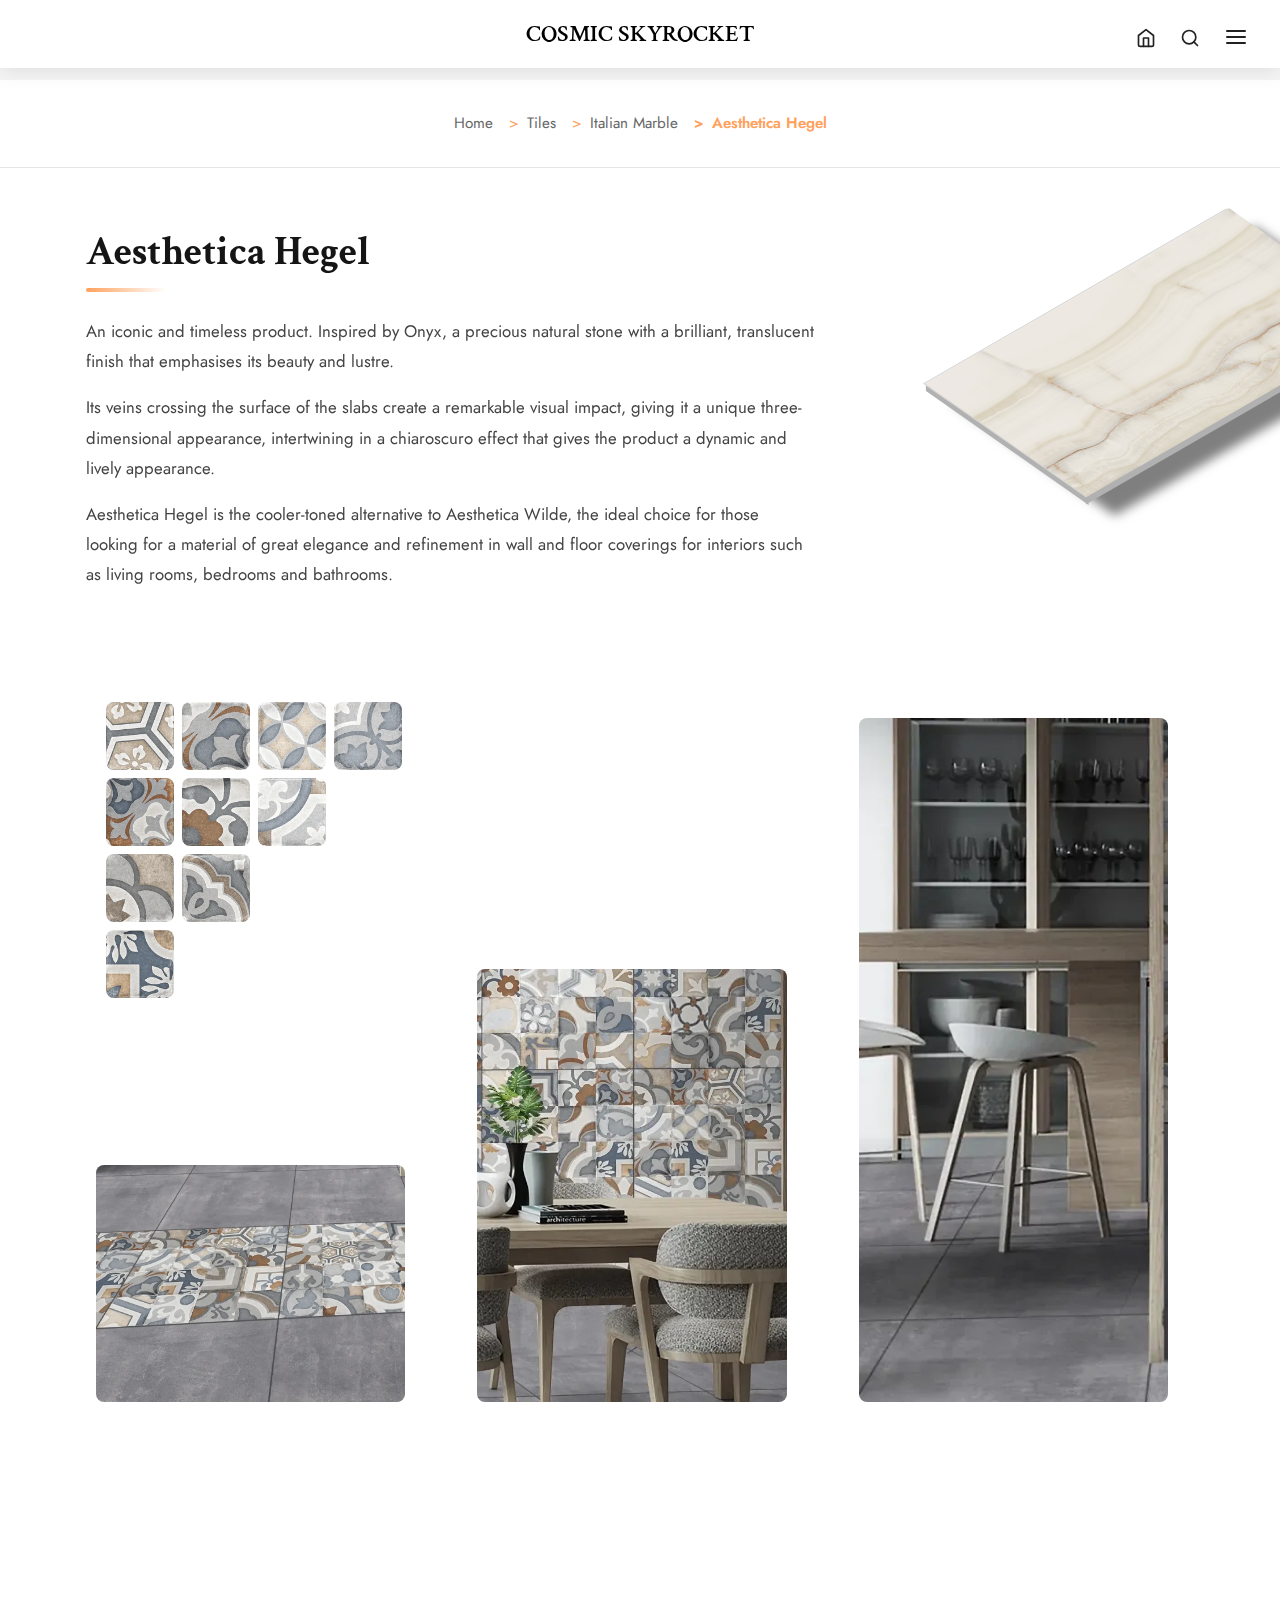
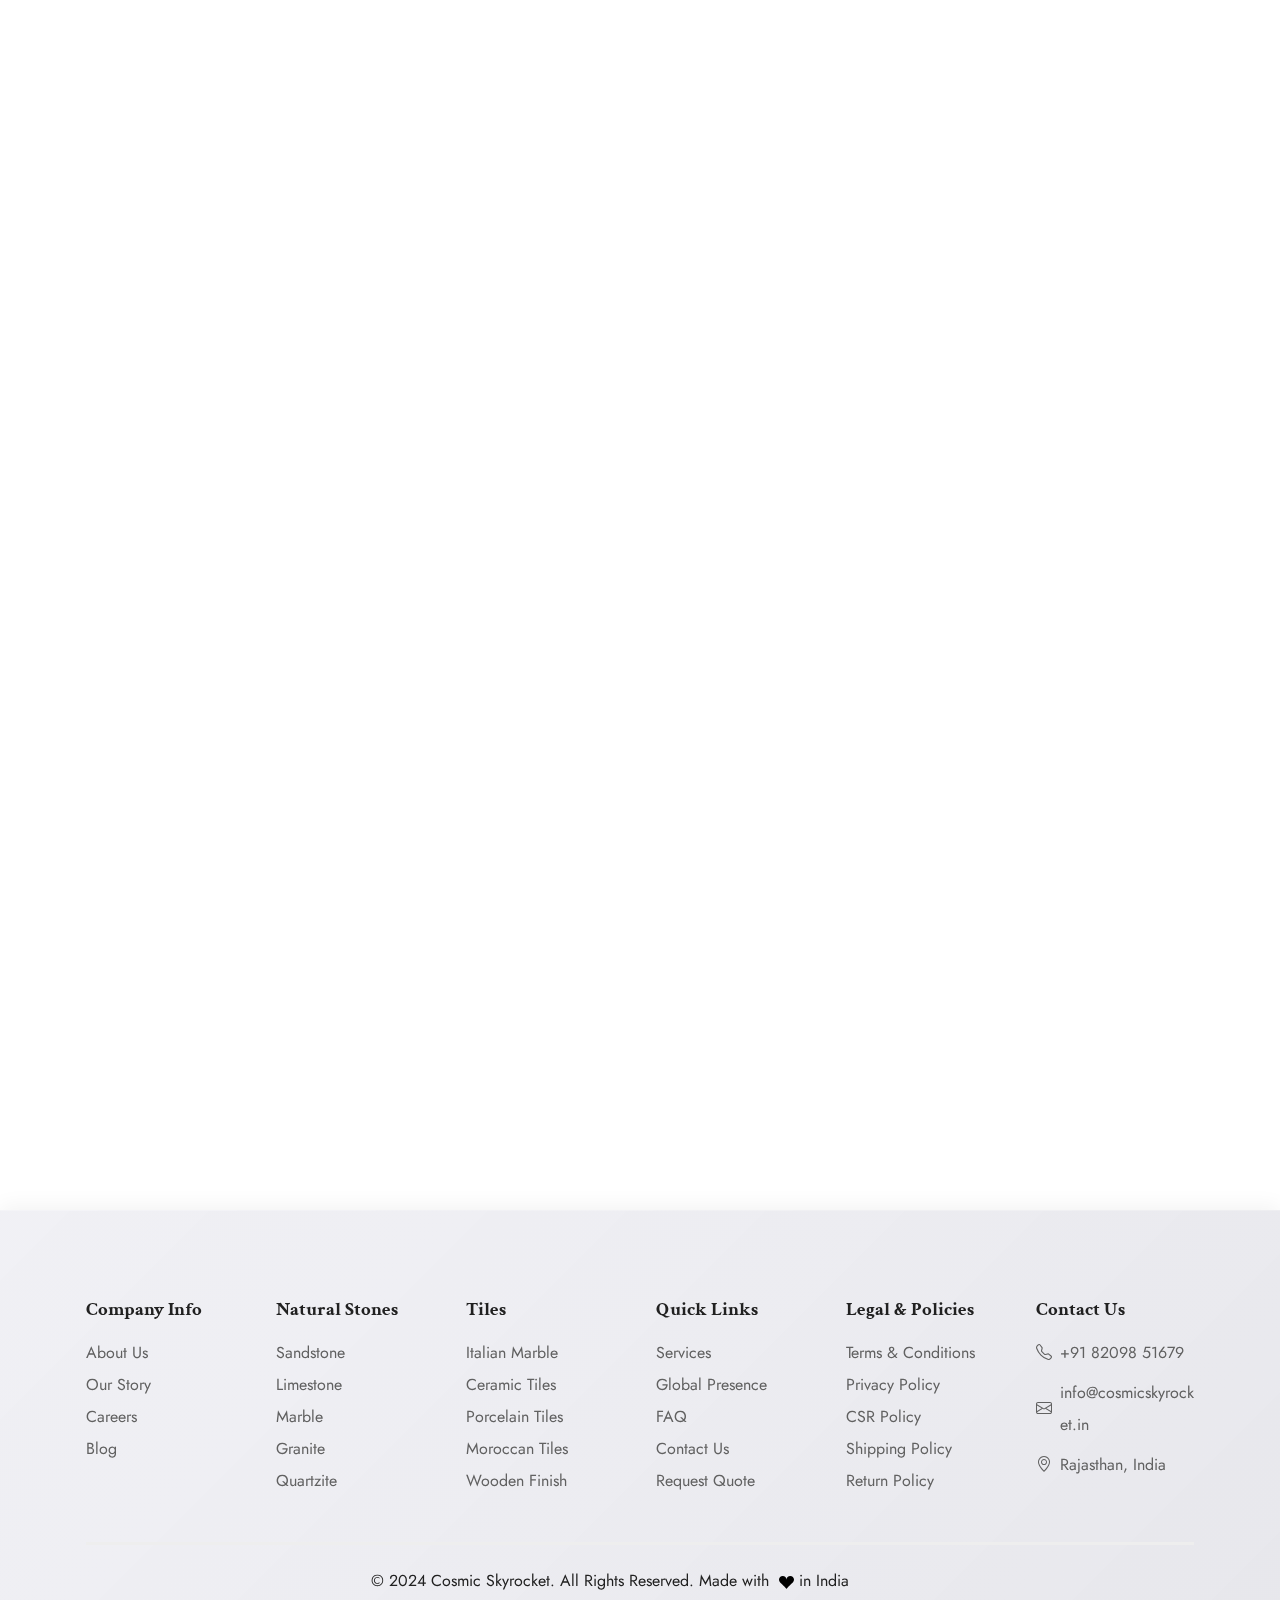
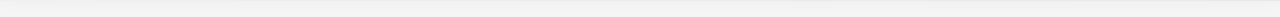
<file: product_details/tiles/Moroccan/Moroccan_design_2.html>
<!DOCTYPE html>
<html lang="en-US" dir="ltr">

  <head>
    <meta charset="utf-8">
    <meta http-equiv="X-UA-Compatible" content="IE=edge">
    <meta name="viewport" content="width=device-width, initial-scale=1">

    <!-- Document Title -->
    <title>Aesthetica Hegel - Italian Marble | Cosmic Skyrocket</title>

    <!-- Favicons -->
    <link rel="apple-touch-icon" sizes="180x180" href="../../../assets/img/favicons/apple-touch-icon.png">
    <link rel="icon" type="image/png" sizes="32x32" href="../../../assets/img/favicons/favicon-32x32.png">
    <link rel="icon" type="image/png" sizes="16x16" href="../../../assets/img/favicons/favicon-16x16.png">
    <link rel="shortcut icon" type="image/x-icon" href="../../../assets/img/favicons/cs-favicon.ico">
    <link rel="manifest" href="../../../assets/img/favicons/manifest.json">
    <meta name="msapplication-TileImage" content="../../../assets/img/favicons/mstile-150x150.png">
    <meta name="theme-color" content="#ffffff">

    <!-- Stylesheets -->
    <link href="../../../assets/css/theme.css" rel="stylesheet" />
    
    <!-- Bootstrap Icons -->
    <link href="https://cdn.jsdelivr.net/npm/bootstrap-icons@1.11.1/font/bootstrap-icons.css" rel="stylesheet">
    
    <!-- AOS CSS -->
    <link href="https://unpkg.com/aos@2.3.1/dist/aos.css" rel="stylesheet">
    
    <!-- Google Fonts - Cinzel -->
    <link href="https://fonts.googleapis.com/css2?family=Cinzel:wght@400;500;600;700;800;900&display=swap" rel="stylesheet">
    
    <!-- Google Fonts - Crimson Text -->
    <link href="https://fonts.googleapis.com/css2?family=Crimson+Text:wght@400;600;700&display=swap" rel="stylesheet">
    
    <!-- Google Fonts - Sacramento -->
    <link href="https://fonts.googleapis.com/css2?family=Sacramento&display=swap" rel="stylesheet">
    
    <!-- Google Fonts - Lora -->
    <link href="https://fonts.googleapis.com/css2?family=Lora:ital,wght@0,400;0,500;0,600;0,700;1,400;1,500;1,600;1,700&display=swap" rel="stylesheet">
    
    <style>
      /* Prevent horizontal scroll */
      html, body {
        overflow-x: hidden;
        max-width: 100%;
      }

      /* Apply Crimson Text font to all headings */
      h1, h2, h3, h4, h5, h6,
      .product-title {
        font-family: 'Crimson Text', serif !important;
      }

      /* Navbar Icons Hover Effect */
      .text-1000 svg,
      .text-1000 .feather {
        transition: stroke 0.3s ease, transform 0.3s ease;
      }

      .text-1000:hover svg,
      .text-1000:hover .feather {
        stroke: #000000 !important;
        transform: scale(1.15);
      }

      /* Button hover effects for search and menu */
      #searchBtn,
      #hamburgerMenuBtn {
        transition: transform 0.3s ease;
      }

      #searchBtn:hover svg,
      #hamburgerMenuBtn:hover svg {
        stroke: #000000 !important;
        transform: scale(1.15);
      }

      /* Navbar - Shrinked State (No animation, semi-transparent) */
      #mainNavbar {
        background: rgba(255, 255, 255, 0.95);
        backdrop-filter: blur(10px);
        -webkit-backdrop-filter: blur(10px);
        box-shadow: 0 2px 20px rgba(0, 0, 0, 0.1);
      }

      /* Glass morphism video effect for COSMIC SKYROCKET text */
      #cosmicBrand {
        position: relative;
      }
      
      #cosmicBrand .fw-bold {
        position: relative;
        z-index: 2;
        color: #000;
        font-family: 'Crimson Text', serif !important;
        font-weight: 600 !important;
        transition: color 0.3s ease;
      }
      
      #cosmicBrand .fw-bold:hover {
        color: #6d5a38;
      }
      
      #tagline {
        color: #666666 !important;
        font-family: 'Sacramento', cursive !important;
        font-size: 0.9rem !important;
      }

      /* Hamburger Menu Styles */
      .hamburger-menu-overlay {
        position: fixed;
        top: 0;
        right: 0;
        width: 100%;
        height: 100%;
        background-color: rgba(0, 0, 0, 0.5);
        z-index: 20000;
        opacity: 0;
        transition: opacity 0.3s ease;
      }

      .hamburger-menu-overlay.active {
        opacity: 1;
      }

      .hamburger-menu-panel {
        position: absolute;
        top: 0;
        right: -400px;
        width: 400px;
        max-width: 90%;
        height: 100%;
        background: rgba(255, 255, 255, 0.25);
        backdrop-filter: blur(20px);
        -webkit-backdrop-filter: blur(20px);
        border-left: 1px solid rgba(255, 255, 255, 0.4);
        box-shadow: -2px 0 30px rgba(0, 0, 0, 0.2);
        overflow-y: auto;
        transition: right 0.3s ease;
        padding: 2rem;
      }

      .hamburger-menu-overlay.active .hamburger-menu-panel {
        right: 0;
      }

      .hamburger-menu-header {
        display: flex;
        justify-content: space-between;
        align-items: center;
        margin-bottom: 2rem;
        padding-bottom: 1rem;
        border-bottom: 2px solid rgba(255, 255, 255, 0.3);
      }

      .hamburger-menu-header h3 {
        font-size: 1.8rem;
        font-weight: 400;
        font-family: 'Crimson Text', serif;
        color: #ffffff;
      }

      .hamburger-menu-content {
        margin-top: 1rem;
      }

      .menu-list {
        list-style: none;
        padding: 0;
        margin: 0;
      }

      .menu-item {
        margin-bottom: 0.5rem;
      }

      .menu-link {
        display: flex;
        justify-content: space-between;
        align-items: center;
        padding: 0.75rem 1rem;
        color: #ffffff;
        text-decoration: none;
        font-size: 1.1rem;
        font-weight: 500;
        border-radius: 8px;
        transition: background-color 0.2s ease, color 0.2s ease;
      }

      .menu-link:hover {
        background-color: rgba(255, 255, 255, 0.2);
        color: #ffffff;
      }

      .dropdown-icon {
        transition: transform 0.3s ease;
        stroke: #ffffff;
      }

      .menu-item-has-children.active > .menu-link .dropdown-icon,
      .submenu-item-has-children.active > .submenu-link .dropdown-icon {
        transform: rotate(180deg);
      }

      .submenu,
      .sub-submenu {
        list-style: none;
        padding-left: 1.5rem;
        margin: 0;
        max-height: 0;
        overflow: hidden;
        transition: max-height 0.3s ease;
      }

      .menu-item-has-children.active > .submenu,
      .submenu-item-has-children.active > .sub-submenu {
        max-height: 500px;
        margin-top: 0.5rem;
      }

      .submenu-item {
        margin-bottom: 0.25rem;
      }

      .submenu-link,
      .sub-submenu-link {
        display: flex;
        justify-content: space-between;
        align-items: center;
        padding: 0.6rem 1rem;
        color: rgba(255, 255, 255, 0.85);
        text-decoration: none;
        font-size: 1rem;
        border-radius: 6px;
        transition: background-color 0.2s ease, color 0.2s ease;
      }

      .submenu-link:hover,
      .sub-submenu-link:hover {
        background-color: rgba(255, 255, 255, 0.15);
        color: #ffffff;
      }

      .sub-submenu {
        padding-left: 1rem;
      }

      .sub-submenu-item {
        margin-bottom: 0.25rem;
      }

      /* Search Overlay Styles */
      .search-overlay {
        position: fixed;
        top: 0;
        left: 0;
        width: 100%;
        height: 100%;
        background: rgba(0, 0, 0, 0);
        backdrop-filter: blur(0px);
        -webkit-backdrop-filter: blur(0px);
        z-index: 30000;
        opacity: 0;
        visibility: hidden;
        transition: opacity 0.4s ease, visibility 0.4s ease, backdrop-filter 0.4s ease;
        pointer-events: none;
      }

      .search-overlay.active {
        opacity: 1;
        visibility: visible;
        backdrop-filter: blur(10px);
        -webkit-backdrop-filter: blur(10px);
        background: rgba(0, 0, 0, 0.3);
        pointer-events: all;
      }

      .search-container {
        position: fixed;
        top: 1.5rem;
        right: 2rem;
        width: 400px;
        transform: translateY(-20px);
        opacity: 0;
        transition: transform 0.4s ease, opacity 0.4s ease;
        z-index: 30001;
      }

      .search-overlay.active .search-container {
        transform: translateY(0);
        opacity: 1;
      }

      .search-close-btn {
        position: absolute;
        top: 10px;
        right: 10px;
        background: none;
        border: none;
        color: #666;
        font-size: 1.5rem;
        cursor: pointer;
        transition: transform 0.3s ease, color 0.3s ease;
        padding: 0;
        line-height: 1;
        z-index: 10;
      }

      .search-close-btn:hover {
        transform: rotate(90deg);
        color: #000000;
      }

      .search-input-wrapper {
        position: relative;
        width: 100%;
        background: transparent;
        border-radius: 0;
        box-shadow: none;
      }

      .search-input-wrapper input {
        width: 100%;
        padding: 15px 60px 15px 20px;
        font-size: 1rem;
        border: none;
        border-bottom: 2px solid #fff;
        border-radius: 0;
        background: transparent;
        color: #fff;
        outline: none;
        transition: all 0.3s ease;
      }

      .search-input-wrapper input:focus {
        border-bottom-color: #ffffff;
        box-shadow: none;
      }

      .search-input-wrapper input::placeholder {
        color: rgba(255, 255, 255, 0.6);
      }

      .search-submit-btn {
        position: absolute;
        right: 8px;
        top: 50%;
        transform: translateY(-50%);
        background: rgba(255, 255, 255, 0.4);
        backdrop-filter: blur(10px);
        -webkit-backdrop-filter: blur(10px);
        border: 1px solid rgba(255, 255, 255, 0.2);
        box-shadow: 0 8px 32px rgba(0, 0, 0, 0.1);
        width: 38px;
        height: 38px;
        border-radius: 50%;
        color: #fff;
        cursor: pointer;
        transition: all 0.3s ease;
        display: flex;
        align-items: center;
        justify-content: center;
      }

      .search-submit-btn:hover {
        transform: translateY(-50%) scale(1.1);
        background: rgba(255, 255, 255, 0.6);
        box-shadow: 0 12px 40px rgba(0, 0, 0, 0.2);
      }

      .search-submit-btn i {
        font-size: 0.9rem;
      }

      .search-suggestions {
        margin-top: 0.5rem;
        background: transparent;
        border-radius: 0;
        padding: 1.5rem;
        box-shadow: none;
        max-height: 0;
        overflow: hidden;
        opacity: 0;
        transition: max-height 0.4s ease, opacity 0.4s ease, padding 0.4s ease;
      }

      .search-overlay.active .search-suggestions {
        max-height: 500px;
        opacity: 1;
      }

      .search-suggestions p {
        color: #fff;
        font-size: 0.75rem;
        margin-bottom: 1rem;
        text-transform: uppercase;
        letter-spacing: 1.5px;
        font-weight: 600;
        text-align: left;
      }

      .search-tags {
        display: flex;
        flex-wrap: wrap;
        gap: 8px;
        justify-content: flex-start;
      }

      .search-tag {
        padding: 6px 14px;
        background: transparent;
        border: 1px solid rgba(224, 224, 224, 0.5);
        border-radius: 16px;
        color: #ffffff;
        text-decoration: none;
        font-size: 0.85rem;
        transition: all 0.3s ease;
        cursor: pointer;
      }

      .search-tag:hover {
        background: #ffffff;
        color: #000000;
        border-color: #ffffff;
        transform: translateY(-2px);
        box-shadow: 0 4px 12px rgba(133, 109, 70, 0.3);
      }

      /* Responsive search overlay */
      @media (max-width: 768px) {
        .search-container {
          right: 1rem;
          left: 1rem;
          width: auto;
        }
        
        .search-input-wrapper input {
          font-size: 0.95rem;
          padding: 12px 55px 12px 16px;
        }

        .search-close-btn {
          font-size: 1.3rem;
        }

        .search-submit-btn {
          width: 35px;
          height: 35px;
        }

        .search-suggestions {
          margin-top: 0.5rem;
          padding: 1rem;
        }
        
        .search-tag {
          font-size: 0.8rem;
          padding: 5px 12px;
        }
      }

      /* Breadcrumb Styles */
      .breadcrumb-section {
        padding: 2rem 0;
        background: linear-gradient(135deg, #FFFFFF 0%, #ffffff 100%);
        border-bottom: 1px solid rgba(0, 0, 0, 0.1);
        margin-top: 80px;
        position: relative;
        z-index: 10;
      }

      .breadcrumb {
        background: none;
        padding: 0;
        margin: 0;
      }

      .breadcrumb-item {
        font-size: 0.95rem;
        color: #666;
      }

      .breadcrumb-item + .breadcrumb-item::before {
        content: ">";
        color: #FFA15C;
        padding: 0 0.5rem;
      }

      .breadcrumb-item a {
        color: #666;
        text-decoration: none;
        transition: color 0.3s ease;
      }

      .breadcrumb-item a:hover {
        color: #FFA15C;
      }

      .breadcrumb-item.active {
        color: #FFA15C;
        font-weight: 600;
      }

      /* Product Details Styles */
      .product-details-section {
        padding: 60px 0;
        background: #fff;
      }

      .product-title {
        font-size: 2.5rem;
        font-weight: 700;
        color: #151515;
        margin-bottom: 1.5rem;
        position: relative;
        padding-bottom: 1rem;
      }

      .product-title::after {
        content: '';
        position: absolute;
        bottom: 0;
        left: 0;
        width: 80px;
        height: 4px;
        background: linear-gradient(90deg, #FFA15C, transparent);
        border-radius: 2px;
      }

      .product-description {
        color: #444444;
        line-height: 1.8;
        font-size: 1.05rem;
        margin-bottom: 2rem;
      }

      .gallery-img {
        margin-top: 2rem;
      }

      .gallery-img img {
        width: 100%;
        border-radius: 10px;
        transition: transform 0.3s ease, box-shadow 0.3s ease;
        box-shadow: 0 4px 15px rgba(0, 0, 0, 0.1);
      }

      .gallery-img img:hover {
        transform: scale(1.02);
        box-shadow: 0 8px 25px rgba(255, 161, 92, 0.3);
      }

      /* 3D Animated Tile - Vector Image Section */
      .map-container {
        position: relative;
        display: flex;
        justify-content: center;
        align-items: center;
        margin: 0;
        padding: 0;
        min-height: 250px;
        padding-left: 17em;
      }

      .map-container ul {
        position: relative;
        display: flex;
        margin: 0;
        padding: 0;
      }

      .map-container ul li {
        list-style: none;
        margin: 0 5px;
        animation: dropDownStraight 0.8s ease-out forwards;
      }

      @keyframes dropDownStraight {
        0% {
          transform: translateY(-150px);
          opacity: 0;
        }
        100% {
          transform: translateY(0);
          opacity: 1;
        }
      }

      .map-container ul li a {
        text-decoration: none;
        display: block;
        width: 350px;
        height: 180px;
        background: #d3d3d3;
        padding-left: 20px;
        text-align: left;
        transform: rotate(-30deg) skew(25deg) translate(0, 0);
        transition: 0.5s;
        box-shadow: 2px 30px 10px rgba(0,0,0,0.5);
        animation: shadowDrop 0.8s ease-out forwards;
      }

      @keyframes shadowDrop {
        0% {
          box-shadow: -50px 50px 50px rgba(0,0,0,0.5);
        }
        100% {
          box-shadow: 2px 30px 10px rgba(0,0,0,0.5);
        }
      }

      .map-container ul li a img {
        width: 180px;
        height: 195%;
        position: absolute;
        top: 0;
        left: 50%;
        transform: rotate(90deg) translateX(-47%) translateY(25.2%);
        transform-origin: center center;
        transition: 0.5s;
      }

      .map-container ul li a::before {
        content: '';
        position: absolute;
        top: 3px;
        right: 100%;
        height: 100%;
        width: 5px;
        background-color: #b1b1b1;
        transition: 0.5s;
        transform: rotate(0deg) skewY(-45deg);
        transform-origin: right center;
      }

      .map-container ul li a::after {
        content: '';
        position: absolute;
        bottom: -6px;
        left: -3px;
        height: 6px;
        width: 100%;
        background: #b1b1b1;
        transition: 0.5s;
        transform: rotate(0deg) skewX(-45deg);
      }

      .map-container ul li a:hover {
        transform: rotate(-30deg) skew(25deg) translate(20px, -15px);
      }

      .map-container ul li:hover:nth-child(1) a {
        background: #d3d3d3;
      }

      .map-container ul li:hover:nth-child(1) a::before {
        background: #b8b8b8;
      }

      .map-container ul li:hover:nth-child(1) a::after {
        background: #e0e0e0;
      }

      /* Thickness Section Styles */
      .thickness-section {
        margin-top: 3rem;
        margin-bottom: 3rem;
      }

      .thickness-title {
        font-size: 1.5rem;
        font-weight: 700;
        color: #151515;
        margin-bottom: 2rem;
        text-align: center;
      }

      .thickness-title .animated-number {
        display: inline-block;
        font-weight: 900;
        animation: numberMorph 3s ease-in-out infinite;
        transform-origin: center;
      }

      @keyframes numberMorph {
        0% {
          transform: scale(1);
          color: #151515;
        }
        16.66% {
          transform: scale(1.15);
          color: #FFA15C;
        }
        33.33% {
          transform: scale(1.25);
          color: #FF8C3C;
        }
        50% {
          transform: scale(1.3);
          color: #FF6B1C;
          font-weight: 900;
        }
        66.66% {
          transform: scale(1.25);
          color: #FF8C3C;
        }
        83.33% {
          transform: scale(1.15);
          color: #FFA15C;
        }
        100% {
          transform: scale(1);
          color: #151515;
        }
      }

      .thickness-tile-container {
        display: flex;
        justify-content: center;
        align-items: center;
        min-height: 300px;
        background: linear-gradient(135deg, #FFFFFF 0%, #ffffff 100%);
        border-radius: 10px;
        padding: 2rem;
      }

      .thickness-tile-list {
        position: relative;
        display: flex;
        margin: 0;
        padding: 0;
        list-style: none;
      }

      .thickness-tile-list li {
        list-style: none;
        margin: 0;
      }

      /* Main tile with 3D transform */
      .thickness-tile-list li a {
        text-decoration: none;
        display: block;
        width: 250px;
        height: 125px;
        background: #fff;
        text-align: left;
        position: relative;
        /* REMOVED overflow: hidden to show pseudo-elements */
        border-radius: 4px;
        
        /* 3D transformation */
        transform: rotate(-30deg) skew(25deg) translate(0, 0);
        transition: box-shadow 0.5s ease;
        box-shadow: 2px 30px 10px rgba(0,0,0,0.5);
        
        /* Default: thickness growth animation */
        animation: growHeight3D 2s ease-in-out infinite alternate;
      }

      /* On hover: continue growth animation with shift + shadow change */
      .thickness-tile-list li a:hover {
        animation: growHeight3DHover 2s ease-in-out infinite alternate;
        box-shadow: -50px 50px 50px rgba(0,0,0,0.5);
      }

      /* Height growth animation (thickness increase/decrease) - Default */
      @keyframes growHeight3D {
        0% {
          transform: rotate(-30deg) skew(25deg) translate(0, 0);
        }
        100% {
          transform: rotate(-30deg) skew(25deg) translate(-10px, -10px);
        }
      }

      /* Height growth animation (thickness increase/decrease) - On Hover with shift */
      @keyframes growHeight3DHover {
        0% {
          transform: rotate(-30deg) skew(25deg) translate(20px, -15px);
        }
        100% {
          transform: rotate(-30deg) skew(25deg) translate(10px, -25px);
        }
      }

      /* Image fills the tile */
      .thickness-tile-list li a img {
        width: 100%;
        height: 100%;
        object-fit: cover;
        position: absolute;
        top: 0;
        left: 0;
        transition: 0.5s;
        border-radius: 4px;
        z-index: 1;
      }

      /* 3D Left Face (::before pseudo-element) */
      .thickness-tile-list li a::before {
        content: '';
        position: absolute;
        top: 3px;
        right: 100%;           /* Positioned to the left of main tile */
        height: 100%;
        width: 5px;            /* Initial width */
        background-color: #b1b1b1;
        
        /* Creates the left face angle */
        transform: rotate(0deg) skewY(-45deg);
        transform-origin: right center;
        
        /* Animates the left face depth */
        animation: growLeft3D 2s ease-in-out infinite alternate;
        z-index: 0;
      }

      /* Continue animation on hover */
      .thickness-tile-list li a:hover::before {
        animation: growLeft3D 2s ease-in-out infinite alternate;
      }

      @keyframes growLeft3D {
        0% {
          width: 5px;        /* Initial depth */
          top: 0px;
        }
        100% {
          width: 20px;       /* Extended depth */
          top: 0px;
        }
      }

      /* 3D Bottom Face (::after pseudo-element) */
      .thickness-tile-list li a::after {
        content: '';
        position: absolute;
        bottom: -6px;          /* Positioned below main tile */
        left: -3px;
        height: 6px;           /* Initial height */
        width: 100%;
        background: #b1b1b1;
        
        /* Creates the bottom face angle */
        transform: rotate(0deg) skewX(-45deg);
        
        /* Animates the bottom face depth */
        animation: growBottom3D 2s ease-in-out infinite alternate;
        z-index: 0;
      }

      /* Continue animation on hover */
      .thickness-tile-list li a:hover::after {
        animation: growBottom3D 2s ease-in-out infinite alternate;
      }

      @keyframes growBottom3D {
        0% {
          bottom: -6px;      /* Initial depth */
          left: -3px;
          height: 6px;
        }
        100% {
          bottom: -18px;     /* Extended depth */
          left: -9px;
          height: 18px;
        }
      }

      /* Contact Form Styles */
      .contact-form-wrapper {
        background: #FFFFFF;
        padding: 2rem;
        border-radius: 10px;
        box-shadow: 0 4px 15px rgba(0, 0, 0, 0.1);
      }

      .contact-form-title {
        font-size: 1.8rem;
        font-weight: 700;
        color: #151515;
        margin-bottom: 1.5rem;
        position: relative;
        padding-bottom: 0.5rem;
      }

      .contact-form-title::after {
        content: '';
        position: absolute;
        bottom: 0;
        left: 0;
        width: 60px;
        height: 3px;
        background: #FFA15C;
        border-radius: 2px;
      }

      .form-control {
        border: 2px solid #e0e0e0;
        border-radius: 8px;
        padding: 12px 15px;
        font-size: 1rem;
        transition: all 0.3s ease;
      }

      .form-control:focus {
        border-color: #FFA15C;
        box-shadow: 0 0 0 0.2rem rgba(255, 161, 92, 0.25);
        outline: none;
      }

      textarea.form-control {
        min-height: 150px;
        resize: vertical;
      }

      .submit-btn {
        background: linear-gradient(135deg, #FFA15C, #FF8C3C);
        border: none;
        color: #fff;
        padding: 12px 40px;
        font-size: 1rem;
        font-weight: 600;
        border-radius: 25px;
        cursor: pointer;
        transition: all 0.3s ease;
        text-transform: uppercase;
        letter-spacing: 1px;
      }

      .submit-btn:hover {
        transform: translateY(-3px);
        box-shadow: 0 5px 20px rgba(255, 161, 92, 0.4);
      }

      /* Applications and Surface Finishes Component */
      .specifications-container {
        margin-top: 3rem;
        position: relative;
        display: flex;
        flex-direction: column;
        align-items: center;
        justify-content: center;
        gap: 60px;
        width: 100%;
      }

      /* Central vertical line - Now split into two */
      .center-line {
        display: none;
      }

      /* Container for upper section (Applications) */
      .upper-section {
        position: relative;
        width: 100%;
        min-height: 200px;
        display: flex;
        align-items: center;
        justify-content: center;
      }

      /* Upper section line */
      .upper-section::after {
        content: '';
        position: absolute;
        left: 30%;
        top: 0;
        bottom: 0;
        width: 2px;
        background: #333;
        transform: translateX(-50%);
        z-index: 1;
      }

      /* Container for lower section (Surface Finishes) */
      .lower-section {
        position: relative;
        width: 100%;
        min-height: 200px;
        display: flex;
        align-items: flex-end;
        justify-content: center;
      }

      /* Lower section line */
      .lower-section::after {
        content: '';
        position: absolute;
        left: 50%;
        top: 0;
        bottom: 0;
        width: 2px;
        background: #333;
        transform: translateX(-50%);
        z-index: 1;
      }

      /* Left side of upper section - 06 and APPLICATIONS */
      .upper-left {
        position: absolute;
        left: 0;
        width: 30%;
        display: flex;
        align-items: center;
        justify-content: flex-end;
        gap: 20px;
        padding-right: 15px;
        z-index: 2;
      }

      .upper-left .big-num {
        font-size: 120px;
        font-weight: 700;
        line-height: 1;
        font-family: Georgia, "Times New Roman", serif;
        color: transparent;
        -webkit-text-stroke: 3px #333;
        text-stroke: 3px #333;
        transform: translateY(-40px);
      }

      .upper-left .vtext {
        writing-mode: vertical-rl;
        text-orientation: mixed;
        transform: rotate(180deg);
        font-weight: 500;
        letter-spacing: 3px;
        font-size: 19px;
        color: #333;
      }

      /* Right side of upper section - Applications list */
      .upper-right {
        position: absolute;
        left: 30%;
        width: 70%;
        display: flex;
        align-items: center;
        padding-left: 20px;
        z-index: 2;
      }

      .upper-right .list-items {
        display: flex;
        flex-direction: column;
        gap: 6px;
        font-size: 18px;
        color: #999;
        line-height: 1.4;
      }

      /* Left side of lower section - Surface finishes list */
      .lower-left {
        position: absolute;
        left: 0;
        width: 50%;
        display: flex;
        align-items: flex-end;
        justify-content: flex-end;
        padding-right: 20px;
        z-index: 2;
      }

      .lower-left .list-items {
        display: flex;
        flex-direction: column;
        gap: 6px;
        font-size: 18px;
        color: #999;
        line-height: 1.4;
        text-align: right;
      }

      /* Right side of lower section - SURFACE FINISHES and 06 */
      .lower-right {
        position: absolute;
        left: 50%;
        width: 50%;
        display: flex;
        align-items: center;
        gap: 20px;
        padding-left: 15px;
        z-index: 2;
      }

      .lower-right .vtext {
        writing-mode: vertical-rl;
        text-orientation: mixed;
        transform: rotate(180deg);
        font-weight: 500;
        letter-spacing: 3px;
        font-size: 19px;
        color: #333;
      }

      .lower-right .big-num {
        font-size: 120px;
        font-weight: 700;
        line-height: 1;
        font-family: Georgia, "Times New Roman", serif;
        color: transparent;
        -webkit-text-stroke: 3px #333;
        text-stroke: 3px #333;
        transform: translateY(40px);
      }

      /* Responsive */
      @media (max-width: 768px) {
        .hamburger-menu-panel {
          width: 320px;
        }

        .product-title {
          font-size: 2rem;
        }

        .breadcrumb-section {
          margin-top: 70px;
        }

        .specifications-container {
          gap: 40px;
        }

        .upper-section,
        .lower-section {
          min-height: 180px;
        }

        .upper-left .big-num,
        .lower-right .big-num {
          font-size: 80px;
        }

        .upper-left,
        .upper-right,
        .lower-left,
        .lower-right {
          padding-left: 20px;
          padding-right: 20px;
        }

        .upper-right .list-items,
        .lower-left .list-items {
          font-size: 16px;
        }

        .thickness-tile-container {
          min-height: 250px;
          padding: 1rem;
        }

        .thickness-tile-list li a {
          width: 280px;
          height: 150px;
        }

        .thickness-title {
          font-size: 1.2rem;
        }
      }



      /* Size Comparison Chart Styles */
      .size-comparison-wrapper {
        padding: 2rem 0;
        overflow-x: auto;
      }

      .size-comparison-container {
        display: flex;
        align-items: flex-end;
        justify-content: center;
        gap: 40px;
        min-height: 300px;
        padding: 20px;
        flex-wrap: wrap;
      }

      .size-item {
        transition: transform 0.3s ease;
      }

      .size-item:hover {
        transform: translateY(-5px);
      }

      .tile-rectangle {
        box-shadow: 0 4px 6px rgba(0, 0, 0, 0.1);
        transition: all 0.3s ease;
      }

      .tile-rectangle:hover {
        box-shadow: 0 6px 12px rgba(0, 0, 0, 0.15);
        background-color: #999 !important;
      }

      .size-label {
        min-width: 100px;
      }

      @media (max-width: 768px) {
        .size-comparison-container {
          gap: 25px;
        }

        .size-visual {
          transform: scale(0.8);
        }
      }

      @media (max-width: 576px) {
        .size-comparison-container {
          gap: 20px;
          flex-direction: row;
          justify-content: flex-start;
        }

        .size-visual {
          transform: scale(0.7);
        }

        .size-label strong {
          font-size: 0.75rem !important;
        }

        .size-label p {
          font-size: 0.7rem !important;
        }
      }

      /* Photo Gallery Collage Styles - New Layout with 3 Rectangles + 10 Squares */
      .gallery-section {
        margin-top: 3rem;
        margin-bottom: 3rem;
        background-color: #ffffff;
        padding: 2rem 0;
        overflow-x: hidden;
        width: 100vw;
        position: relative;
        left: 50%;
        right: 50%;
        margin-left: -50vw;
        margin-right: -50vw;
      }

      .gallery {
        display: grid;
        grid-template-columns: repeat(12, 1fr);
        gap: 2rem;
        position: relative;
        padding: 0 3rem;
        max-width: 100%;
        width: 100%;
        min-height: 700px;
      }

      .gallery figure {
        margin: 0;
        position: relative;
        overflow: hidden;
        transition: transform 0.3s ease, box-shadow 0.3s ease;
        border-radius: 8px;
      }

      .gallery figure:hover {
        transform: scale(1.02);
        z-index: 10;
        box-shadow: 0 8px 24px rgba(0, 0, 0, 0.15);
      }

      .gallery img {
        width: 100%;
        height: 100%;
        object-fit: cover;
        display: block;
      }

      /* Large Rectangle 1 - Tallest (356:787 ratio) - Full height, rightmost (rotated 180°) */
      .gallery .rect-1 {
        grid-column: 9 / 13;
        grid-row: 1 / 3;
        width: calc(3 * (100% - 4rem) / 3);
        aspect-ratio: 356/787;
        animation: slideInFromRight 1s ease-out;
        margin-right: 3rem;
        align-self: end;
      }

      /* Large Rectangle 2 - Medium (355:496 ratio) - Bottom to middle (rotated 180°) */
      .gallery .rect-2 {
        grid-column: 5 / 9;
        grid-row: 1 / 3;
        width: calc(3 * (100% - 4rem) / 3);
        aspect-ratio: 355/496;
        animation: slideInFromBottom 1s ease-out;
        margin-left: 1.5rem;
        align-self: end;
      }

      /* Large Rectangle 3 - Shortest (365:279 ratio) - Bottom left (rotated 180°) */
      .gallery .rect-3 {
        grid-column: 1 / 5;
        grid-row: 2 / 3;
        width: calc(3* (100% - 4rem) / 3);
        aspect-ratio: 365/279;
        height: fit-content;
        animation: slideInFromLeft 1s ease-out;
        align-self: end;
        margin-left: 3rem;
      }

      /* Container for small squares in stair pattern (rotated 180°) */
      .gallery .stairs-container {
        grid-column: 1 / 6;
        grid-row: 1 / 2;
        display: flex;
        justify-content: flex-start;
        align-items: flex-start;
        gap: 0.5rem;
        padding-top: 0;
        margin-top: 0;
        padding-left: 3.6rem;
        animation: slideInFromTop 1.2s ease-out;
      }

      /* Stair columns (rotated 180°) */
      .gallery .stair-col {
        display: flex;
        flex-direction: column;
        gap: 0.5rem;
        align-items: center;
      }

      /* Small squares (48x48) */
      .gallery .small-square {
        width: 68px;
        height: 68px;
        flex-shrink: 0;
      }

      /* Animations */
      @keyframes slideInFromLeft {
        from {
          transform: translateX(-100px);
          opacity: 0;
        }
        to {
          transform: translateX(0);
          opacity: 1;
        }
      }

      @keyframes slideInFromTop {
        from {
          transform: translateY(-50px);
          opacity: 0;
        }
        to {
          transform: translateY(0);
          opacity: 1;
        }
      }

      @keyframes slideInFromRight {
        from {
          transform: translateX(100px);
          opacity: 0;
        }
        to {
          transform: translateX(0);
          opacity: 1;
        }
      }

      @keyframes slideInFromBottom {
        from {
          transform: translateY(50px);
          opacity: 0;
        }
        to {
          transform: translateY(0);
          opacity: 1;
        }
      }

      /* Responsive adjustments */
      @media (max-width: 1200px) {
        .gallery {
          gap: 2rem;
          min-height: 600px;
        }
      }

      @media (max-width: 768px) {
        .gallery {
          display: flex;
          flex-direction: column;
          padding: 0 1rem;
          gap: 1rem;
          min-height: auto;
        }
        
        .gallery .rect-1,
        .gallery .rect-2,
        .gallery .rect-3 {
          width: 100%;
          max-height: 60vh;
        }
        
        .gallery .stairs-container {
          justify-content: center;
          padding-top: 1rem;
        }
        
        .gallery .small-square {
          width: 36px;
          height: 36px;
        }
      }

      /* Responsive Design */
      @media (max-width: 1200px) {
        .gallery {
          flex-direction: column;
          align-items: center;
          gap: 30px;
          min-height: auto;
        }

        .gallery .left-group,
        .gallery .right-group {
          margin: 0;
          animation: slideInFromTop 1s ease-out;
        }

        .gallery .left-group {
          flex-wrap: wrap;
          justify-content: center;
        }

        .gallery .right-group {
          flex-wrap: wrap;
          justify-content: center;
        }

        @keyframes slideInFromTop {
          from {
            transform: translateY(-50px);
            opacity: 0;
          }
          to {
            transform: translateY(0);
            opacity: 1;
          }
        }
      }

      @media (max-width: 768px) {
        .gallery .image-1 {
          width: 250px;
          height: 600px;
        }

        .gallery .image-2 {
          width: 200px;
          height: 130px;
        }

        .gallery .image-3 {
          width: 230px;
          height: 230px;
        }

        .gallery .image-4 {
          width: 140px;
          height: 100px;
        }

        .gallery .image-5 {
          width: 160px;
          height: 250px;
        }

        .gallery .left-group,
        .gallery .right-group {
          gap: 20px;
        }

        .gallery .middle-left-stack {
          gap: 20px;
        }
      }

      @media (max-width: 480px) {
        .gallery {
          padding: 0 1rem;
        }

        .gallery .left-group,
        .gallery .right-group {
          flex-direction: column;
          align-items: center;
        }

        .gallery .middle-left-stack {
          align-items: center;
        }

        .gallery .image-1,
        .gallery .image-2,
        .gallery .image-3,
        .gallery .image-4,
        .gallery .image-5 {
          width: 100%;
          max-width: 300px;
          height: auto;
          aspect-ratio: auto;
        }

        .gallery .image-1 {
          aspect-ratio: 327/788;
        }

        .gallery .image-2 {
          aspect-ratio: 258/161;
        }

        .gallery .image-3 {
          aspect-ratio: 1/1;
        }

        .gallery .image-4 {
          aspect-ratio: 172/121;
        }

        .gallery .image-5 {
          aspect-ratio: 197/315;
        }
      }

    </style>

  </head>

  <body>

    <!-- Main Content -->
    <div class="main-wrapper">
      <main class="main" id="top">
        
        <!-- NAVBAR - Shrinked State -->
        <nav id="mainNavbar" class="navbar navbar-expand-lg navbar-light fixed-top d-block" data-navbar-on-scroll="data-navbar-on-scroll" style="transition: all 0.3s ease; padding-top: 1rem; padding-bottom: 1rem;">
          <div class="container d-flex flex-column justify-content-center align-items-center">
            <a id="cosmicBrand" class="navbar-brand d-inline-flex text-center" href="index.html" style="transition: all 0.3s ease; font-size: 1.5rem; margin: 0;">
              <span class="fw-bold">COSMIC SKYROCKET</span>
            </a>
          </div>
        </nav>
        
        <!-- Fixed Icons in top-right corner -->
        <div class="position-fixed d-flex align-items-center" style="top: 1.5rem; right: 2rem; z-index: 10000; gap: 1.5rem;">
          <a class="text-1000" href="index.html" title="Home">
            <svg class="feather feather-home" xmlns="http://www.w3.org/2000/svg" width="20" height="20" viewBox="0 0 24 24" fill="none" stroke="currentColor" stroke-width="2" stroke-linecap="round" stroke-linejoin="round">
              <path d="M3 9l9-7 9 7v11a2 2 0 0 1-2 2H5a2 2 0 0 1-2-2z"></path>
              <polyline points="9 22 9 12 15 12 15 22"></polyline>
            </svg>
          </a>
          <button id="searchBtn" class="btn btn-link text-1000 p-0" title="Search" style="border: none; background: none;">
            <svg class="feather feather-search" xmlns="http://www.w3.org/2000/svg" width="20" height="20" viewBox="0 0 24 24" fill="none" stroke="currentColor" stroke-width="2" stroke-linecap="round" stroke-linejoin="round">
              <circle cx="11" cy="11" r="8"></circle>
              <line x1="21" y1="21" x2="16.65" y2="16.65"></line>
            </svg>
          </button>
          <button id="hamburgerMenuBtn" class="btn btn-link text-1000 p-0" title="Menu" style="border: none; background: none;">
            <svg class="feather feather-menu" xmlns="http://www.w3.org/2000/svg" width="24" height="24" viewBox="0 0 24 24" fill="none" stroke="currentColor" stroke-width="2" stroke-linecap="round" stroke-linejoin="round">
              <line x1="3" y1="12" x2="21" y2="12"></line>
              <line x1="3" y1="6" x2="21" y2="6"></line>
              <line x1="3" y1="18" x2="21" y2="18"></line>
            </svg>
          </button>
        </div>
        
        <!-- Hamburger Menu Overlay -->
        <div id="hamburgerMenuOverlay" class="hamburger-menu-overlay" style="display: none;">
          <div class="hamburger-menu-panel">
            <div class="hamburger-menu-header">
              <h3 class="mb-0">Cosmic Skyrocket</h3>
              <button id="closeMenuBtn" class="btn btn-link p-0" style="font-size: 2rem; border: none; background: none; color: #ffffff;">
                <svg xmlns="http://www.w3.org/2000/svg" width="28" height="28" viewBox="0 0 24 24" fill="none" stroke="currentColor" stroke-width="2" stroke-linecap="round" stroke-linejoin="round">
                  <line x1="18" y1="6" x2="6" y2="18"></line>
                  <line x1="6" y1="6" x2="18" y2="18"></line>
                </svg>
              </button>
            </div>
            <nav class="hamburger-menu-content">
              <ul class="menu-list">
                <li class="menu-item">
                  <a href="index.html" class="menu-link">Home</a>
                </li>
                <li class="menu-item">
                  <a href="#!" class="menu-link">About us</a>
                </li>
                <li class="menu-item">
                  <a href="#!" class="menu-link">Blogs</a>
                </li>
                <li class="menu-item menu-item-has-children">
                  <a href="#!" class="menu-link menu-dropdown-toggle">
                    Natural Stone
                    <svg class="dropdown-icon" xmlns="http://www.w3.org/2000/svg" width="16" height="16" viewBox="0 0 24 24" fill="none" stroke="currentColor" stroke-width="2" stroke-linecap="round" stroke-linejoin="round">
                      <polyline points="6 9 12 15 18 9"></polyline>
                    </svg>
                  </a>
                  <ul class="submenu">
                    <li class="submenu-item">
                      <a href="#!" class="submenu-link">Sandstone</a>
                    </li>
                    <li class="submenu-item">
                      <a href="#!" class="submenu-link">Limestone</a>
                    </li>
                  </ul>
                </li>
                <li class="menu-item menu-item-has-children">
                  <a href="#!" class="menu-link menu-dropdown-toggle">
                    Tiles
                    <svg class="dropdown-icon" xmlns="http://www.w3.org/2000/svg" width="16" height="16" viewBox="0 0 24 24" fill="none" stroke="currentColor" stroke-width="2" stroke-linecap="round" stroke-linejoin="round">
                      <polyline points="6 9 12 15 18 9"></polyline>
                    </svg>
                  </a>
                  <ul class="submenu">
                    <li class="submenu-item">
                      <a href="#!" class="submenu-link">Italian</a>
                    </li>
                    <li class="submenu-item">
                      <a href="#!" class="submenu-link">Material</a>
                    </li>
                    <li class="submenu-item submenu-item-has-children">
                      <a href="#!" class="submenu-link submenu-dropdown-toggle">
                        Other Stone
                        <svg class="dropdown-icon" xmlns="http://www.w3.org/2000/svg" width="14" height="14" viewBox="0 0 24 24" fill="none" stroke="currentColor" stroke-width="2" stroke-linecap="round" stroke-linejoin="round">
                          <polyline points="6 9 12 15 18 9"></polyline>
                        </svg>
                      </a>
                      <ul class="sub-submenu">
                        <li class="sub-submenu-item">
                          <a href="#!" class="sub-submenu-link">Morrocan</a>
                        </li>
                        <li class="sub-submenu-item">
                          <a href="#!" class="sub-submenu-link">Wooden</a>
                        </li>
                      </ul>
                    </li>
                  </ul>
                </li>
                <li class="menu-item">
                  <a href="#!" class="menu-link">Packaging</a>
                </li>
              </ul>
            </nav>
          </div>
        </div>
        
        <!-- Search Overlay -->
        <div id="searchOverlay" class="search-overlay">
          <div class="search-container">
            <div class="search-input-wrapper">
              <form id="searchForm" action="#" method="get">
                <input 
                  type="text" 
                  id="searchInput" 
                  placeholder="Search for tiles, stones, products..." 
                  autocomplete="off"
                  autofocus
                />
                <button type="submit" class="search-submit-btn" aria-label="Search">
                  <i class="bi bi-search"></i>
                </button>
              </form>
            </div>
            
            <div class="search-suggestions">
              <p>Popular Searches</p>
              <div class="search-tags">
                <a href="#!" class="search-tag">Natural Stone</a>
                <a href="#!" class="search-tag">Sandstone</a>
                <a href="#!" class="search-tag">Limestone</a>
                <a href="#!" class="search-tag">Italian Tiles</a>
                <a href="#!" class="search-tag">Moroccan Tiles</a>
                <a href="#!" class="search-tag">Ceramic Tiles</a>
                <a href="#!" class="search-tag">Porcelain</a>
                <a href="#!" class="search-tag">Wooden Finish</a>
              </div>
            </div>
          </div>
        </div>

        <!-- Breadcrumb Section -->
        <section class="breadcrumb-section">
          <div class="container">
            <div class="row">
              <div class="col-lg-12">
                <nav aria-label="breadcrumb">
                  <ol class="breadcrumb justify-content-center">
                    <li class="breadcrumb-item"><a href="index.html">Home</a></li>
                    <li class="breadcrumb-item"><a href="#!">Tiles</a></li>
                    <li class="breadcrumb-item"><a href="#!">Italian Marble</a></li>
                    <li class="breadcrumb-item active" aria-current="page">Aesthetica Hegel</li>
                  </ol>
                </nav>
              </div>
            </div>
          </div>
        </section>

        <!-- Product Details Section -->
        <section class="product-details-section">
          <div class="container">
            <div class="row">
              
              <!-- Left Column - Product Description -->
              <div class="col-lg-8">
                <h1 class="product-title" data-aos="fade-up">Aesthetica Hegel</h1>
                
                <div class="product-description" data-aos="fade-up" data-aos-delay="100">
                  <p>An iconic and timeless product. Inspired by Onyx, a precious natural stone with a brilliant, translucent finish that emphasises its beauty and lustre.</p>
                  
                  <p>Its veins crossing the surface of the slabs create a remarkable visual impact, giving it a unique three-dimensional appearance, intertwining in a chiaroscuro effect that gives the product a dynamic and lively appearance.</p>
                  
                  <p>Aesthetica Hegel is the cooler-toned alternative to Aesthetica Wilde, the ideal choice for those looking for a material of great elegance and refinement in wall and floor coverings for interiors such as living rooms, bedrooms and bathrooms.</p>
                </div>
              </div>

              <!-- Right Column - 3D Animated Vector Image -->
              <div class="col-lg-4">
                <div class="map-container">
                  <ul>
                    <li>
                      <a href="#">
                        <img src="../../../assets/img/tiles/aesthetica hegel/vector.jpg" alt="Aesthetica Hegel Vector">
                      </a>
                    </li>
                  </ul>
                </div>
              </div>
            </div>

            <!-- Full Width Collage Section -->
            <div class="row">
              <div class="col-12">
                <div class="gallery-section" data-aos="fade-up" data-aos-delay="200">
                  <div class="gallery">
                    
                    <!-- Rectangle 1 - Tall Left (356:787 ratio) - Full Height -->
                    <figure class="rect-1">
                      <img src="../../../assets/img/tiles-collage/Moroccan/aster/Cropped-imgs-int/int_crop_001.webp" alt="Moroccan Aster Application 1">
                    </figure>

                    <!-- Rectangle 2 - Medium Center (355:496 ratio) -->
                    <figure class="rect-2">
                      <img src="../../../assets/img/tiles-collage/Moroccan/aster/Cropped-imgs-int/int_crop_002.webp" alt="Moroccan Aster Application 2">
                    </figure>

                    <!-- Rectangle 3 - Short Top Right (365:279 ratio) -->
                    <figure class="rect-3">
                      <img src="../../../assets/img/tiles-collage/Moroccan/aster/Cropped-imgs-int/int_crop_003.webp" alt="Moroccan Aster Application 3">
                    </figure>

                    <!-- 10 Small Squares in Stair Pattern (Left Side, Top Area - Rotated 180°) -->
                    <div class="stairs-container">
                      <!-- Column 1 - 4 squares (leftmost in stairs - rotated 180°) -->
                      <div class="stair-col">
                        <figure class="small-square">
                          <img src="../../../assets/img/tiles-collage/Moroccan/aster/cropped_images/vector_crop_003.png" alt="Detail 10">
                        </figure>
                        <figure class="small-square">
                          <img src="../../../assets/img/tiles-collage/Moroccan/aster/cropped_images/vector_crop_002.png" alt="Detail 9">
                        </figure>
                        <figure class="small-square">
                          <img src="../../../assets/img/tiles-collage/Moroccan/aster/cropped_images/vector_crop_001.png" alt="Detail 8">
                        </figure>
                        <figure class="small-square">
                          <img src="../../../assets/img/tiles-collage/Moroccan/aster/cropped_images/vector_crop_010.png" alt="Detail 7">
                        </figure>
                      </div>

                      <!-- Column 2 - 3 squares -->
                      <div class="stair-col">
                        <figure class="small-square">
                          <img src="../../../assets/img/tiles-collage/Moroccan/aster/cropped_images/vector_crop_009.png" alt="Detail 6">
                        </figure>
                        <figure class="small-square">
                          <img src="../../../assets/img/tiles-collage/Moroccan/aster/cropped_images/vector_crop_008.png" alt="Detail 5">
                        </figure>
                        <figure class="small-square">
                          <img src="../../../assets/img/tiles-collage/Moroccan/aster/cropped_images/vector_crop_007.png" alt="Detail 4">
                        </figure>
                      </div>

                      <!-- Column 3 - 2 squares -->
                      <div class="stair-col">
                        <figure class="small-square">
                          <img src="../../../assets/img/tiles-collage/Moroccan/aster/cropped_images/vector_crop_006.png" alt="Detail 3">
                        </figure>
                        <figure class="small-square">
                          <img src="../../../assets/img/tiles-collage/Moroccan/aster/cropped_images/vector_crop_005.png" alt="Detail 2">
                        </figure>
                      </div>

                      <!-- Column 4 - 1 square (rightmost) -->
                      <div class="stair-col">
                        <figure class="small-square">
                          <img src="../../../assets/img/tiles-collage/Moroccan/aster/cropped_images/vector_crop_004.png" alt="Detail 1">
                        </figure>
                      </div>
                    </div>

                  </div>
                </div>
              </div>
            </div>

            <!-- Applications, Surface Finishes & Thickness Section -->
            <div class="row">
              
              <!-- Left Column - Applications and Surface Finishes -->
              <div class="col-lg-8">







                <!-- Applications and Surface Finishes Component -->
                <div class="specifications-container" data-aos="fade-up" data-aos-delay="300">
                  <!-- Central vertical line -->
                  <div class="center-line"></div>

                  <!-- Upper Section: Applications -->
                  <div class="upper-section">
                    <!-- Left: 06 and APPLICATIONS vertical text -->
                    <div class="upper-left">
                      <div class="big-num">06</div>
                      <div class="vtext">APPLICATIONS</div>
                    </div>

                    <!-- Right: Applications list -->
                    <div class="upper-right">
                      <div class="list-items">
                        <div>Kitchen</div>
                        <div>Outdoor</div>
                        <div>Bedroom</div>
                        <div>Bathroom</div>
                        <div>Living Room</div>
                        <div>Commercial</div>
                      </div>
                    </div>
                  </div>

                  <!-- Lower Section: Surface Finishes -->
                  <div class="lower-section">
                    <!-- Left: Surface finishes list (right-aligned) -->
                    <div class="lower-left">
                      <div class="list-items">
                        <div>Satin</div>
                        <div>Matte</div>
                        <div>Carving</div>
                        <div>Polished</div>
                        <div>High Gloss</div>
                        <div>Matte Carving</div>
                      </div>
                    </div>

                    <!-- Right: SURFACE FINISHES vertical text and 06 -->
                    <div class="lower-right">
                      <div class="vtext">SURFACE FINISHES</div>
                      <div class="big-num">06</div>
                    </div>
                  </div>
                </div>
              </div>

              <!-- Right Column - Thickness Section -->
              <div class="col-lg-4">
                <!-- Thickness Section -->
                <div class="thickness-section" data-aos="fade-up" data-aos-delay="400">
                  <div style="display: flex; align-items: center; gap: 20px; justify-content: flex-start;">
                    <!-- Left Side - Available Thickness Text -->
                    <div style="display: flex; flex-direction: column; align-items: flex-start;">
                      <div style="writing-mode: vertical-rl; text-orientation: mixed; transform: rotate(180deg); font-weight: 700; letter-spacing: 3px; font-size: 30px; color: #333; white-space: nowrap;">
                        AVAILABLE THICKNESS
                      </div>
                    </div>
                    
                    <!-- Right Side - Thickness PNG and Animation -->
                    <div style="flex: 1; display: flex; flex-direction: column; align-items: center; margin-left: 70px;">
                      <div style="text-align: center; margin-bottom: 20px; position: relative; display: inline-block;">
                        <img src="../../../assets/img/cosmic-icons/thickness.PNG" alt="Thickness" style="height: 7em; width: auto; display: block;">
                        <div style="position: absolute; top: 50%; left: 50%; transform: translate(-50%, -50%); font-size: 1.2rem; font-weight: 700; color: #151515; white-space: nowrap;">
                          <span class="animated-number">6</span> mm
                        </div>
                      </div>
                      <div class="thickness-tile-container">
                        <ul class="thickness-tile-list">
                          <li>
                            <a href="#">
                              <img src="../../../assets/img/tiles/aesthetica hegel/vector.jpg" alt="Thickness Vector">
                            </a>
                          </li>
                        </ul>
                      </div>
                    </div>
                  </div>
                </div>
              </div>

            </div>
          </div>
        </section>

        

        <!-- SIZE COMPARISON CHART SECTION -->
        <section class="py-8" style="background-color: #ffffff;">
          <div class="container">
            
            <!-- Section Title -->
            <div class="text-center mb-5" data-aos="fade-up">
              <h2 class="fw-bold mb-2" style="font-size: 2.5rem; color: #1a1a1a;">Tiles Size Reference</h2>
              <p class="text-muted" style="font-size: 1.1rem;">The sizes are customisable</p>
            </div>

            <!-- Size Comparison Chart -->
            <div class="size-comparison-wrapper" data-aos="fade-up" data-aos-delay="100">
              <div style="display: flex; align-items: flex-end; justify-content: center; gap: 40px;">
                
                <!-- Left Side: Vertical Line with 04 and SIZES -->
                <div style="display: flex; align-items: flex-start; gap: 15px; margin-bottom: 45px;">
                  <!-- 04 Number and Vertical Section -->
                  <div style="display: flex; align-items: flex-end; gap: 15px;">
                    <!-- 04 Number (Hollow/Outline Style) -->
                    <div style="font-size: 80px; font-weight: 700; line-height: 1; font-family: Georgia, 'Times New Roman', serif; color: transparent; -webkit-text-stroke: 2px #333; text-stroke: 2px #333;">04</div>
                    
                    <!-- Vertical Line and SIZES Text Container -->
                    <div style="display: flex; flex-direction: column; align-items: center; justify-content: flex-end;">
                      <!-- SIZES Text (Vertical, bottom to top) -->
                      <div style="writing-mode: vertical-rl; text-orientation: mixed; transform: rotate(180deg); font-weight: 700; letter-spacing: 3px; font-size: 13px; color: #333; margin-bottom: 10px;">
                        SIZES
                      </div>
                      <!-- Vertical Line -->
                      <div style="width: 2px; height: 200px; background-color: #333;"></div>
                    </div>
                  </div>
                </div>

                <!-- Size Comparison Container -->
                <div class="size-comparison-container">
                  
                  <!-- Human Reference (170 cm) -->
                <div class="size-item" style="display: flex; flex-direction: column; align-items: center;">
                  <div class="size-visual" style="height: 170px; display: flex; align-items: flex-end; justify-content: center;">
                    <img src="../../../assets/img/gallery/human_size.PNG" alt="Human Reference 170cm" style="height: 170px; width: auto; max-width: 60px; object-fit: contain; object-position: bottom;">
                  </div>
                  <div class="size-label" style="margin-top: 10px; text-align: center;">
                    <strong style="font-size: 0.9rem; color: #333;">170 cm</strong>
                    <p style="font-size: 0.8rem; color: #666; margin: 0;">Human Height</p>
                  </div>
                </div>

                <!-- Tile 1: 160 x 320 cm -->
                <div class="size-item" style="display: flex; flex-direction: column; align-items: center;">
                  <div class="size-visual" style="height: 170px; display: flex; align-items: flex-end; justify-content: center;">
                    <div class="tile-rectangle" style="width: 100px; height: 200px; background-color: #b0b0b0; border: 2px solid #888; border-radius: 2px;"></div>
                  </div>
                  <div class="size-label" style="margin-top: 10px; text-align: center;">
                    <strong style="font-size: 1.1rem; color: #333;">160 x 320 cm</strong>
                    <p style="font-size: 1rem; color: #666; margin: 0;">Large Format Tile</p>
                  </div>
                </div>

                <!-- Tile 2: 120 x 280 cm -->
                <div class="size-item" style="display: flex; flex-direction: column; align-items: center;">
                  <div class="size-visual" style="height: 170px; display: flex; align-items: flex-end; justify-content: center;">
                    <div class="tile-rectangle" style="width: 75px; height: 175px; background-color: #b0b0b0; border: 2px solid #888; border-radius: 2px;"></div>
                  </div>
                  <div class="size-label" style="margin-top: 10px; text-align: center;">
                    <strong style="font-size: 1.1rem; color: #333;">120 x 280 cm</strong>
                    <p style="font-size: 1rem; color: #666; margin: 0;">Extra Large Tile</p>
                  </div>
                </div>

                <!-- Tile 3: 120 x 120 cm -->
                <div class="size-item" style="display: flex; flex-direction: column; align-items: center;">
                  <div class="size-visual" style="height: 170px; display: flex; align-items: flex-end; justify-content: center;">
                    <div class="tile-rectangle" style="width: 75px; height: 75px; background-color: #b0b0b0; border: 2px solid #888; border-radius: 2px;"></div>
                  </div>
                  <div class="size-label" style="margin-top: 10px; text-align: center;">
                    <strong style="font-size: 1.1rem; color: #333;">120 x 120 cm</strong>
                    <p style="font-size: 1rem; color: #666; margin: 0;">Square Tile</p>
                  </div>
                </div>

                <!-- Tile 4: 120 x 120 cm -->
                <div class="size-item" style="display: flex; flex-direction: column; align-items: center;">
                  <div class="size-visual" style="height: 170px; display: flex; align-items: flex-end; justify-content: center;">
                    <div class="tile-rectangle" style="width: 40px; height: 80px; background-color: #b0b0b0; border: 2px solid #888; border-radius: 2px;"></div>
                  </div>
                  <div class="size-label" style="margin-top: 10px; text-align: center;">
                    <strong style="font-size: 1.1rem; color: #333;">120 x 120 cm</strong>
                    <p style="font-size: 1rem; color: #666; margin: 0;">Square Tile</p>
                  </div>
                </div>

              </div>

              </div>
            </div>

          </div>
        </section>
        <!-- END SIZE COMPARISON CHART SECTION -->


        <!-- FOOTER -->
        <section class="py-0 pt-7" style="background: linear-gradient(135deg, rgba(240, 240, 245, 0.9), rgba(230, 230, 235, 0.95)); backdrop-filter: blur(10px); -webkit-backdrop-filter: blur(10px); border-top: 1px solid rgba(255, 255, 255, 0.3); box-shadow: 0 -4px 20px rgba(0, 0, 0, 0.05);">
          <div class="container">
            <div class="row">
              
              <!-- Company Info -->
              <div class="col-6 col-lg-2 mb-3">
                <h5 class="lh-lg fw-bold text-1000">Company Info</h5>
                <ul class="list-unstyled mb-md-4 mb-lg-0">
                  <li class="lh-lg"><a class="text-800 text-decoration-none" href="#about">About Us</a></li>
                  <li class="lh-lg"><a class="text-800 text-decoration-none" href="#!">Our Story</a></li>
                  <li class="lh-lg"><a class="text-800 text-decoration-none" href="#!">Careers</a></li>
                  <li class="lh-lg"><a class="text-800 text-decoration-none" href="#!">Blog</a></li>
                </ul>
              </div>

              <!-- Natural Stones -->
              <div class="col-6 col-lg-2 mb-3">
                <h5 class="lh-lg fw-bold text-1000">Natural Stones</h5>
                <ul class="list-unstyled mb-md-4 mb-lg-0">
                  <li class="lh-lg"><a class="text-800 text-decoration-none" href="#!">Sandstone</a></li>
                  <li class="lh-lg"><a class="text-800 text-decoration-none" href="#!">Limestone</a></li>
                  <li class="lh-lg"><a class="text-800 text-decoration-none" href="#!">Marble</a></li>
                  <li class="lh-lg"><a class="text-800 text-decoration-none" href="#!">Granite</a></li>
                  <li class="lh-lg"><a class="text-800 text-decoration-none" href="#!">Quartzite</a></li>
                </ul>
              </div>

              <!-- Tiles -->
              <div class="col-6 col-lg-2 mb-3">
                <h5 class="lh-lg fw-bold text-1000">Tiles</h5>
                <ul class="list-unstyled mb-md-4 mb-lg-0">
                  <li class="lh-lg"><a class="text-800 text-decoration-none" href="#!">Italian Marble</a></li>
                  <li class="lh-lg"><a class="text-800 text-decoration-none" href="#!">Ceramic Tiles</a></li>
                  <li class="lh-lg"><a class="text-800 text-decoration-none" href="#!">Porcelain Tiles</a></li>
                  <li class="lh-lg"><a class="text-800 text-decoration-none" href="#!">Moroccan Tiles</a></li>
                  <li class="lh-lg"><a class="text-800 text-decoration-none" href="#!">Wooden Finish</a></li>
                </ul>
              </div>

              <!-- Quick Links -->
              <div class="col-6 col-lg-2 mb-3">
                <h5 class="lh-lg fw-bold text-1000">Quick Links</h5>
                <ul class="list-unstyled mb-md-4 mb-lg-0">
                  <li class="lh-lg"><a class="text-800 text-decoration-none" href="#services">Services</a></li>
                  <li class="lh-lg"><a class="text-800 text-decoration-none" href="#global-presence">Global Presence</a></li>
                  <li class="lh-lg"><a class="text-800 text-decoration-none" href="#faq">FAQ</a></li>
                  <li class="lh-lg"><a class="text-800 text-decoration-none" href="#!">Contact Us</a></li>
                  <li class="lh-lg"><a class="text-800 text-decoration-none" href="#!">Request Quote</a></li>
                </ul>
              </div>

              <!-- Legal & Policies -->
              <div class="col-6 col-lg-2 mb-3">
                <h5 class="lh-lg fw-bold text-1000">Legal & Policies</h5>
                <ul class="list-unstyled mb-md-4 mb-lg-0">
                  <li class="lh-lg"><a class="text-800 text-decoration-none" href="#!">Terms & Conditions</a></li>
                  <li class="lh-lg"><a class="text-800 text-decoration-none" href="#!">Privacy Policy</a></li>
                  <li class="lh-lg"><a class="text-800 text-decoration-none" href="#!">CSR Policy</a></li>
                  <li class="lh-lg"><a class="text-800 text-decoration-none" href="#!">Shipping Policy</a></li>
                  <li class="lh-lg"><a class="text-800 text-decoration-none" href="#!">Return Policy</a></li>
                </ul>
              </div>

              <!-- Contact Information -->
              <div class="col-6 col-lg-2 mb-3">
                <h5 class="lh-lg fw-bold text-1000">Contact Us</h5>
                <ul class="list-unstyled mb-md-4 mb-lg-0">
                  <li class="lh-lg mb-2">
                    <a class="text-800 text-decoration-none d-flex align-items-center" href="tel:+918209851679">
                      <i class="bi bi-telephone me-2 flex-shrink-0"></i><span>+91 82098 51679</span>
                    </a>
                  </li>
                  <li class="lh-lg mb-2">
                    <a class="text-800 text-decoration-none d-flex align-items-center" href="mailto:info@cosmicskyrocket.in">
                      <i class="bi bi-envelope me-2 flex-shrink-0"></i><span class="text-break">info@cosmicskyrocket.in</span>
                    </a>
                  </li>
                  <li class="lh-lg">
                    <span class="text-800 d-flex align-items-center">
                      <i class="bi bi-geo-alt me-2 flex-shrink-0"></i><span>Rajasthan, India</span>
                    </span>
                  </li>
                </ul>
              </div>
              
            </div>
            
            <div class="border-bottom border-3 mt-4"></div>
            
            <div class="row flex-center my-3">
              <div class="col-md-6 order-1 order-md-0">
                <p class="my-2 text-1000 text-center text-md-start"> 
                  &copy; 2024 Cosmic Skyrocket. All Rights Reserved. Made with&nbsp;
                  <svg class="bi bi-suit-heart-fill" xmlns="http://www.w3.org/2000/svg" width="15" height="15" fill="#000000" viewBox="0 0 16 16">
                    <path d="M4 1c2.21 0 4 1.755 4 3.92C8 2.755 9.79 1 12 1s4 1.755 4 3.92c0 3.263-3.234 4.414-7.608 9.608a.513.513 0 0 1-.784 0C3.234 9.334 0 8.183 0 4.92 0 2.755 1.79 1 4 1z"></path>
                  </svg>&nbsp;in India
                </p>
              </div>
              <!-- Social Media Icons - Commented Out
              <div class="col-md-6">
                <div class="text-center text-md-end">
                  <a href="#!" class="text-decoration-none me-3" title="Facebook"><span data-feather="facebook"></span></a>
                  <a href="#!" class="text-decoration-none me-3" title="Instagram"><span data-feather="instagram"></span></a>
                  <a href="#!" class="text-decoration-none me-3" title="LinkedIn"><span data-feather="linkedin"></span></a>
                  <a href="#!" class="text-decoration-none me-3" title="Twitter"><span data-feather="twitter"></span></a>
                  <a href="#!" class="text-decoration-none" title="YouTube"><span data-feather="youtube"></span></a>
                </div>
              </div>
              -->
            </div>
          </div>
        </section>

      </main>
    </div>

    <!-- JavaScripts -->
    <script src="../../../vendors/@popperjs/popper.min.js"></script>
    <script src="../../../vendors/bootstrap/bootstrap.min.js"></script>
    <script src="../../../vendors/is/is.min.js"></script>
    <script src="https://polyfill.io/v3/polyfill.min.js?features=window.scroll"></script>
    <script src="../../../vendors/feather-icons/feather.min.js"></script>
    <script>
      feather.replace();
    </script>
    <script src="../../../assets/js/theme.js"></script>

    <!-- AOS JS -->
    <script src="https://unpkg.com/aos@2.3.1/dist/aos.js"></script>

    <!-- Initialize AOS -->
    <script>
      AOS.init({
        duration: 600,
        easing: 'ease-in-out',
        once: true,
        mirror: false,
        offset: 100
      });
    </script>

    <!-- Hamburger Menu & Search Script -->
    <script>
      document.addEventListener('DOMContentLoaded', function() {
        // Hamburger Menu Toggle
        const hamburgerBtn = document.getElementById('hamburgerMenuBtn');
        const closeMenuBtn = document.getElementById('closeMenuBtn');
        const menuOverlay = document.getElementById('hamburgerMenuOverlay');
        
        // Open menu
        hamburgerBtn.addEventListener('click', function() {
          menuOverlay.style.display = 'block';
          setTimeout(function() {
            menuOverlay.classList.add('active');
          }, 10);
        });
        
        // Close menu
        function closeMenu() {
          menuOverlay.classList.remove('active');
          setTimeout(function() {
            menuOverlay.style.display = 'none';
          }, 300);
        }
        
        closeMenuBtn.addEventListener('click', closeMenu);
        
        // Close menu when clicking overlay
        menuOverlay.addEventListener('click', function(e) {
          if (e.target === menuOverlay) {
            closeMenu();
          }
        });
        
        // Dropdown Toggle
        const dropdownToggles = document.querySelectorAll('.menu-dropdown-toggle, .submenu-dropdown-toggle');
        
        dropdownToggles.forEach(function(toggle) {
          toggle.addEventListener('click', function(e) {
            e.preventDefault();
            const parentItem = this.parentElement;
            const wasActive = parentItem.classList.contains('active');
            
            // Close all sibling dropdowns
            const siblings = Array.from(parentItem.parentElement.children);
            siblings.forEach(function(sibling) {
              if (sibling !== parentItem) {
                sibling.classList.remove('active');
              }
            });
            
            // Toggle current dropdown
            if (wasActive) {
              parentItem.classList.remove('active');
            } else {
              parentItem.classList.add('active');
            }
          });
        });
        
        // Search Overlay Functionality
        const searchBtn = document.getElementById('searchBtn');
        const searchOverlay = document.getElementById('searchOverlay');
        const searchInput = document.getElementById('searchInput');
        const searchForm = document.getElementById('searchForm');
        const searchContainer = document.querySelector('.search-container');
        
        // Open search overlay
        searchBtn.addEventListener('click', function() {
          searchOverlay.classList.add('active');
          document.body.style.overflow = 'hidden'; // Prevent background scrolling
          setTimeout(() => {
            searchInput.focus();
          }, 400);
        });
        
        // Close on overlay click (outside search container and popular searches)
        searchOverlay.addEventListener('click', function(e) {
          // Check if click is outside the search container
          if (!searchContainer.contains(e.target)) {
            searchOverlay.classList.remove('active');
            document.body.style.overflow = '';
            searchInput.value = '';
          }
        });
        
        // Close on ESC key
        document.addEventListener('keydown', function(e) {
          if (e.key === 'Escape' && searchOverlay.classList.contains('active')) {
            searchOverlay.classList.remove('active');
            document.body.style.overflow = '';
            searchInput.value = '';
          }
        });
        
        // Handle search form submission
        searchForm.addEventListener('submit', function(e) {
          e.preventDefault();
          const searchTerm = searchInput.value.trim();
          if (searchTerm) {
            console.log('Searching for:', searchTerm);
            alert('Searching for: ' + searchTerm);
          }
        });
        
        // Handle search tag clicks
        const searchTags = document.querySelectorAll('.search-tag');
        searchTags.forEach(function(tag) {
          tag.addEventListener('click', function(e) {
            e.preventDefault();
            const tagText = this.textContent;
            searchInput.value = tagText;
            searchInput.focus();
          });
        });

        // Contact Form Submission
        const contactForm = document.getElementById('contactForm');
        if (contactForm) {
          contactForm.addEventListener('submit', function(e) {
            e.preventDefault();
            alert('Thank you for your message! We will get back to you soon.');
            contactForm.reset();
          });
        }

        // Animated Number - Morph from 6 to 9
        const animatedNumber = document.querySelector('.animated-number');
        if (animatedNumber) {
          const numbers = [6, 7, 8, 9, 8, 7];
          let currentIndex = 0;
          
          // Start immediately
          animatedNumber.textContent = numbers[currentIndex];
          
          setInterval(function() {
            currentIndex = (currentIndex + 1) % numbers.length;
            animatedNumber.textContent = numbers[currentIndex];
          }, 650); // Change number every 1 second
        }
      });
    </script>

    <link href="https://fonts.googleapis.com/css2?family=Jost:wght@200;300;400;500;600;700;800;900&amp;display=swap" rel="stylesheet">
  </body>

</html>
</file>
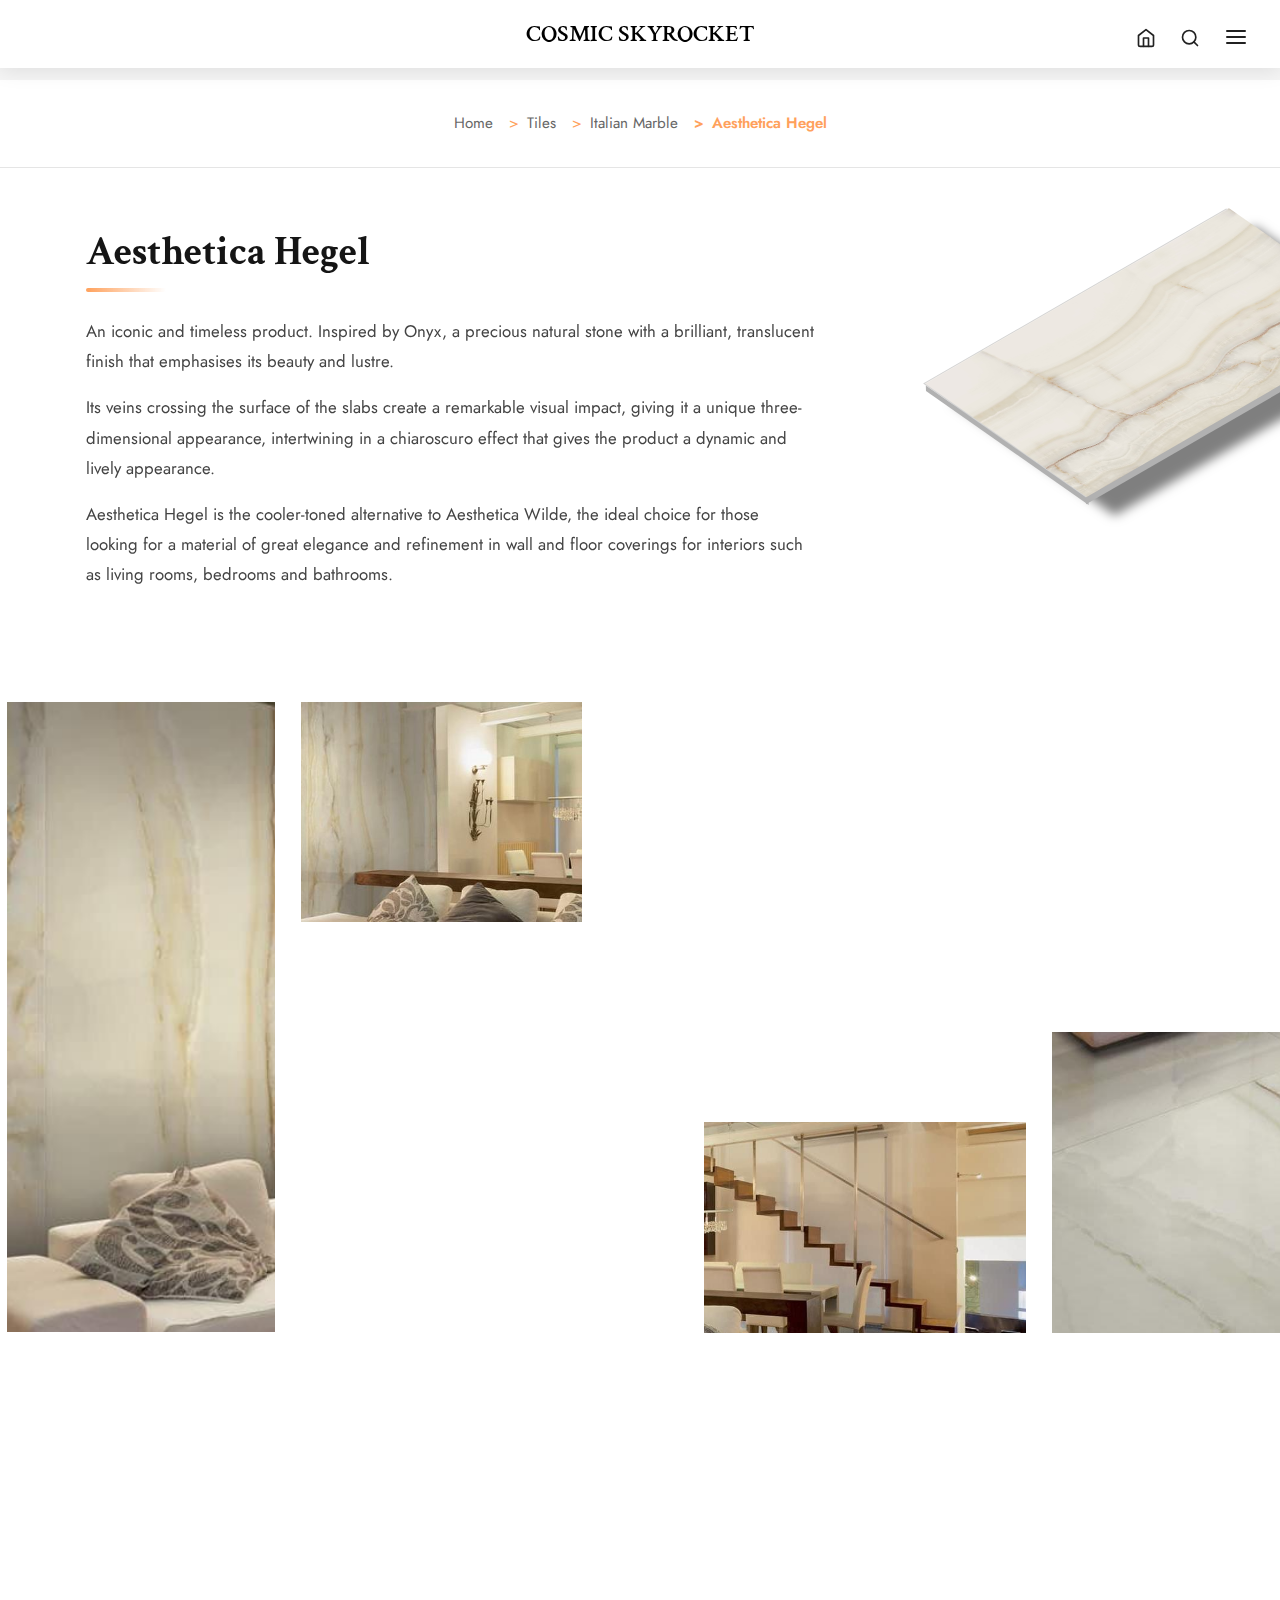
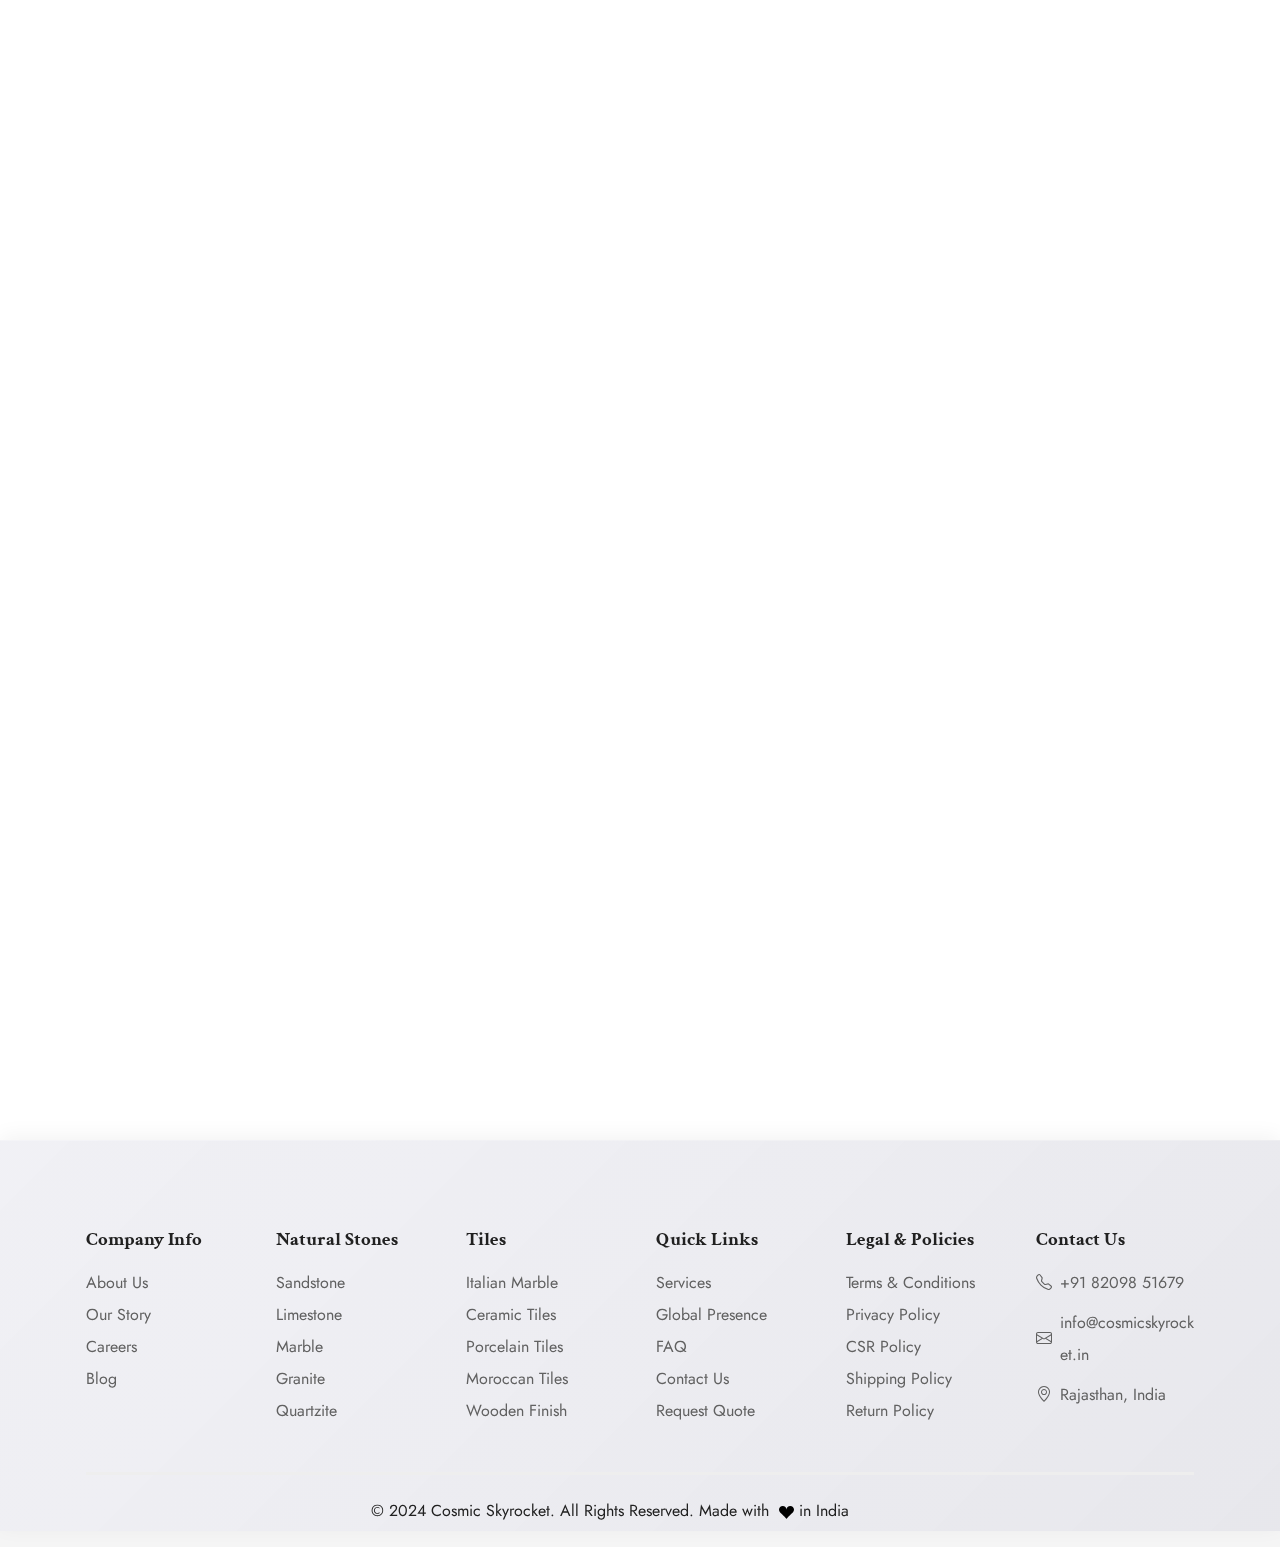
<file: product_details/tiles/Other Stone/Other_stone_design_1.html>
<!DOCTYPE html>
<html lang="en-US" dir="ltr">

  <head>
    <meta charset="utf-8">
    <meta http-equiv="X-UA-Compatible" content="IE=edge">
    <meta name="viewport" content="width=device-width, initial-scale=1">

    <!-- Document Title -->
    <title>Aesthetica Hegel - Italian Marble | Cosmic Skyrocket</title>

    <!-- Favicons -->
    <link rel="apple-touch-icon" sizes="180x180" href="../../../assets/img/favicons/apple-touch-icon.png">
    <link rel="icon" type="image/png" sizes="32x32" href="../../../assets/img/favicons/favicon-32x32.png">
    <link rel="icon" type="image/png" sizes="16x16" href="../../../assets/img/favicons/favicon-16x16.png">
    <link rel="shortcut icon" type="image/x-icon" href="../../../assets/img/favicons/cs-favicon.ico">
    <link rel="manifest" href="../../../assets/img/favicons/manifest.json">
    <meta name="msapplication-TileImage" content="../../../assets/img/favicons/mstile-150x150.png">
    <meta name="theme-color" content="#ffffff">

    <!-- Stylesheets -->
    <link href="../../../assets/css/theme.css" rel="stylesheet" />
    
    <!-- Bootstrap Icons -->
    <link href="https://cdn.jsdelivr.net/npm/bootstrap-icons@1.11.1/font/bootstrap-icons.css" rel="stylesheet">
    
    <!-- AOS CSS -->
    <link href="https://unpkg.com/aos@2.3.1/dist/aos.css" rel="stylesheet">
    
    <!-- Google Fonts - Cinzel -->
    <link href="https://fonts.googleapis.com/css2?family=Cinzel:wght@400;500;600;700;800;900&display=swap" rel="stylesheet">
    
    <!-- Google Fonts - Crimson Text -->
    <link href="https://fonts.googleapis.com/css2?family=Crimson+Text:wght@400;600;700&display=swap" rel="stylesheet">
    
    <!-- Google Fonts - Sacramento -->
    <link href="https://fonts.googleapis.com/css2?family=Sacramento&display=swap" rel="stylesheet">
    
    <!-- Google Fonts - Lora -->
    <link href="https://fonts.googleapis.com/css2?family=Lora:ital,wght@0,400;0,500;0,600;0,700;1,400;1,500;1,600;1,700&display=swap" rel="stylesheet">
    
    <style>
      /* Prevent horizontal scroll */
      html, body {
        overflow-x: hidden;
        max-width: 100%;
      }

      /* Apply Crimson Text font to all headings */
      h1, h2, h3, h4, h5, h6,
      .product-title {
        font-family: 'Crimson Text', serif !important;
      }

      /* Navbar Icons Hover Effect */
      .text-1000 svg,
      .text-1000 .feather {
        transition: stroke 0.3s ease, transform 0.3s ease;
      }

      .text-1000:hover svg,
      .text-1000:hover .feather {
        stroke: #000000 !important;
        transform: scale(1.15);
      }

      /* Button hover effects for search and menu */
      #searchBtn,
      #hamburgerMenuBtn {
        transition: transform 0.3s ease;
      }

      #searchBtn:hover svg,
      #hamburgerMenuBtn:hover svg {
        stroke: #000000 !important;
        transform: scale(1.15);
      }

      /* Navbar - Shrinked State (No animation, semi-transparent) */
      #mainNavbar {
        background: rgba(255, 255, 255, 0.95);
        backdrop-filter: blur(10px);
        -webkit-backdrop-filter: blur(10px);
        box-shadow: 0 2px 20px rgba(0, 0, 0, 0.1);
      }

      /* Glass morphism video effect for COSMIC SKYROCKET text */
      #cosmicBrand {
        position: relative;
      }
      
      #cosmicBrand .fw-bold {
        position: relative;
        z-index: 2;
        color: #000;
        font-family: 'Crimson Text', serif !important;
        font-weight: 600 !important;
        transition: color 0.3s ease;
      }
      
      #cosmicBrand .fw-bold:hover {
        color: #6d5a38;
      }
      
      #tagline {
        color: #666666 !important;
        font-family: 'Sacramento', cursive !important;
        font-size: 0.9rem !important;
      }

      /* Hamburger Menu Styles */
      .hamburger-menu-overlay {
        position: fixed;
        top: 0;
        right: 0;
        width: 100%;
        height: 100%;
        background-color: rgba(0, 0, 0, 0.5);
        z-index: 20000;
        opacity: 0;
        transition: opacity 0.3s ease;
      }

      .hamburger-menu-overlay.active {
        opacity: 1;
      }

      .hamburger-menu-panel {
        position: absolute;
        top: 0;
        right: -400px;
        width: 400px;
        max-width: 90%;
        height: 100%;
        background: rgba(255, 255, 255, 0.25);
        backdrop-filter: blur(20px);
        -webkit-backdrop-filter: blur(20px);
        border-left: 1px solid rgba(255, 255, 255, 0.4);
        box-shadow: -2px 0 30px rgba(0, 0, 0, 0.2);
        overflow-y: auto;
        transition: right 0.3s ease;
        padding: 2rem;
      }

      .hamburger-menu-overlay.active .hamburger-menu-panel {
        right: 0;
      }

      .hamburger-menu-header {
        display: flex;
        justify-content: space-between;
        align-items: center;
        margin-bottom: 2rem;
        padding-bottom: 1rem;
        border-bottom: 2px solid rgba(255, 255, 255, 0.3);
      }

      .hamburger-menu-header h3 {
        font-size: 1.8rem;
        font-weight: 400;
        font-family: 'Crimson Text', serif;
        color: #ffffff;
      }

      .hamburger-menu-content {
        margin-top: 1rem;
      }

      .menu-list {
        list-style: none;
        padding: 0;
        margin: 0;
      }

      .menu-item {
        margin-bottom: 0.5rem;
      }

      .menu-link {
        display: flex;
        justify-content: space-between;
        align-items: center;
        padding: 0.75rem 1rem;
        color: #ffffff;
        text-decoration: none;
        font-size: 1.1rem;
        font-weight: 500;
        border-radius: 8px;
        transition: background-color 0.2s ease, color 0.2s ease;
      }

      .menu-link:hover {
        background-color: rgba(255, 255, 255, 0.2);
        color: #ffffff;
      }

      .dropdown-icon {
        transition: transform 0.3s ease;
        stroke: #ffffff;
      }

      .menu-item-has-children.active > .menu-link .dropdown-icon,
      .submenu-item-has-children.active > .submenu-link .dropdown-icon {
        transform: rotate(180deg);
      }

      .submenu,
      .sub-submenu {
        list-style: none;
        padding-left: 1.5rem;
        margin: 0;
        max-height: 0;
        overflow: hidden;
        transition: max-height 0.3s ease;
      }

      .menu-item-has-children.active > .submenu,
      .submenu-item-has-children.active > .sub-submenu {
        max-height: 500px;
        margin-top: 0.5rem;
      }

      .submenu-item {
        margin-bottom: 0.25rem;
      }

      .submenu-link,
      .sub-submenu-link {
        display: flex;
        justify-content: space-between;
        align-items: center;
        padding: 0.6rem 1rem;
        color: rgba(255, 255, 255, 0.85);
        text-decoration: none;
        font-size: 1rem;
        border-radius: 6px;
        transition: background-color 0.2s ease, color 0.2s ease;
      }

      .submenu-link:hover,
      .sub-submenu-link:hover {
        background-color: rgba(255, 255, 255, 0.15);
        color: #ffffff;
      }

      .sub-submenu {
        padding-left: 1rem;
      }

      .sub-submenu-item {
        margin-bottom: 0.25rem;
      }

      /* Search Overlay Styles */
      .search-overlay {
        position: fixed;
        top: 0;
        left: 0;
        width: 100%;
        height: 100%;
        background: rgba(0, 0, 0, 0);
        backdrop-filter: blur(0px);
        -webkit-backdrop-filter: blur(0px);
        z-index: 30000;
        opacity: 0;
        visibility: hidden;
        transition: opacity 0.4s ease, visibility 0.4s ease, backdrop-filter 0.4s ease;
        pointer-events: none;
      }

      .search-overlay.active {
        opacity: 1;
        visibility: visible;
        backdrop-filter: blur(10px);
        -webkit-backdrop-filter: blur(10px);
        background: rgba(0, 0, 0, 0.3);
        pointer-events: all;
      }

      .search-container {
        position: fixed;
        top: 1.5rem;
        right: 2rem;
        width: 400px;
        transform: translateY(-20px);
        opacity: 0;
        transition: transform 0.4s ease, opacity 0.4s ease;
        z-index: 30001;
      }

      .search-overlay.active .search-container {
        transform: translateY(0);
        opacity: 1;
      }

      .search-close-btn {
        position: absolute;
        top: 10px;
        right: 10px;
        background: none;
        border: none;
        color: #666;
        font-size: 1.5rem;
        cursor: pointer;
        transition: transform 0.3s ease, color 0.3s ease;
        padding: 0;
        line-height: 1;
        z-index: 10;
      }

      .search-close-btn:hover {
        transform: rotate(90deg);
        color: #000000;
      }

      .search-input-wrapper {
        position: relative;
        width: 100%;
        background: transparent;
        border-radius: 0;
        box-shadow: none;
      }

      .search-input-wrapper input {
        width: 100%;
        padding: 15px 60px 15px 20px;
        font-size: 1rem;
        border: none;
        border-bottom: 2px solid #fff;
        border-radius: 0;
        background: transparent;
        color: #fff;
        outline: none;
        transition: all 0.3s ease;
      }

      .search-input-wrapper input:focus {
        border-bottom-color: #ffffff;
        box-shadow: none;
      }

      .search-input-wrapper input::placeholder {
        color: rgba(255, 255, 255, 0.6);
      }

      .search-submit-btn {
        position: absolute;
        right: 8px;
        top: 50%;
        transform: translateY(-50%);
        background: rgba(255, 255, 255, 0.4);
        backdrop-filter: blur(10px);
        -webkit-backdrop-filter: blur(10px);
        border: 1px solid rgba(255, 255, 255, 0.2);
        box-shadow: 0 8px 32px rgba(0, 0, 0, 0.1);
        width: 38px;
        height: 38px;
        border-radius: 50%;
        color: #fff;
        cursor: pointer;
        transition: all 0.3s ease;
        display: flex;
        align-items: center;
        justify-content: center;
      }

      .search-submit-btn:hover {
        transform: translateY(-50%) scale(1.1);
        background: rgba(255, 255, 255, 0.6);
        box-shadow: 0 12px 40px rgba(0, 0, 0, 0.2);
      }

      .search-submit-btn i {
        font-size: 0.9rem;
      }

      .search-suggestions {
        margin-top: 0.5rem;
        background: transparent;
        border-radius: 0;
        padding: 1.5rem;
        box-shadow: none;
        max-height: 0;
        overflow: hidden;
        opacity: 0;
        transition: max-height 0.4s ease, opacity 0.4s ease, padding 0.4s ease;
      }

      .search-overlay.active .search-suggestions {
        max-height: 500px;
        opacity: 1;
      }

      .search-suggestions p {
        color: #fff;
        font-size: 0.75rem;
        margin-bottom: 1rem;
        text-transform: uppercase;
        letter-spacing: 1.5px;
        font-weight: 600;
        text-align: left;
      }

      .search-tags {
        display: flex;
        flex-wrap: wrap;
        gap: 8px;
        justify-content: flex-start;
      }

      .search-tag {
        padding: 6px 14px;
        background: transparent;
        border: 1px solid rgba(224, 224, 224, 0.5);
        border-radius: 16px;
        color: #ffffff;
        text-decoration: none;
        font-size: 0.85rem;
        transition: all 0.3s ease;
        cursor: pointer;
      }

      .search-tag:hover {
        background: #ffffff;
        color: #000000;
        border-color: #ffffff;
        transform: translateY(-2px);
        box-shadow: 0 4px 12px rgba(133, 109, 70, 0.3);
      }

      /* Responsive search overlay */
      @media (max-width: 768px) {
        .search-container {
          right: 1rem;
          left: 1rem;
          width: auto;
        }
        
        .search-input-wrapper input {
          font-size: 0.95rem;
          padding: 12px 55px 12px 16px;
        }

        .search-close-btn {
          font-size: 1.3rem;
        }

        .search-submit-btn {
          width: 35px;
          height: 35px;
        }

        .search-suggestions {
          margin-top: 0.5rem;
          padding: 1rem;
        }
        
        .search-tag {
          font-size: 0.8rem;
          padding: 5px 12px;
        }
      }

      /* Breadcrumb Styles */
      .breadcrumb-section {
        padding: 2rem 0;
        background: linear-gradient(135deg, #FFFFFF 0%, #ffffff 100%);
        border-bottom: 1px solid rgba(0, 0, 0, 0.1);
        margin-top: 80px;
        position: relative;
        z-index: 10;
      }

      .breadcrumb {
        background: none;
        padding: 0;
        margin: 0;
      }

      .breadcrumb-item {
        font-size: 0.95rem;
        color: #666;
      }

      .breadcrumb-item + .breadcrumb-item::before {
        content: ">";
        color: #FFA15C;
        padding: 0 0.5rem;
      }

      .breadcrumb-item a {
        color: #666;
        text-decoration: none;
        transition: color 0.3s ease;
      }

      .breadcrumb-item a:hover {
        color: #FFA15C;
      }

      .breadcrumb-item.active {
        color: #FFA15C;
        font-weight: 600;
      }

      /* Product Details Styles */
      .product-details-section {
        padding: 60px 0;
        background: #fff;
      }

      .product-title {
        font-size: 2.5rem;
        font-weight: 700;
        color: #151515;
        margin-bottom: 1.5rem;
        position: relative;
        padding-bottom: 1rem;
      }

      .product-title::after {
        content: '';
        position: absolute;
        bottom: 0;
        left: 0;
        width: 80px;
        height: 4px;
        background: linear-gradient(90deg, #FFA15C, transparent);
        border-radius: 2px;
      }

      .product-description {
        color: #444444;
        line-height: 1.8;
        font-size: 1.05rem;
        margin-bottom: 2rem;
      }

      .gallery-img {
        margin-top: 2rem;
      }

      .gallery-img img {
        width: 100%;
        border-radius: 10px;
        transition: transform 0.3s ease, box-shadow 0.3s ease;
        box-shadow: 0 4px 15px rgba(0, 0, 0, 0.1);
      }

      .gallery-img img:hover {
        transform: scale(1.02);
        box-shadow: 0 8px 25px rgba(255, 161, 92, 0.3);
      }

      /* 3D Animated Tile - Vector Image Section */
      .map-container {
        position: relative;
        display: flex;
        justify-content: center;
        align-items: center;
        margin: 0;
        padding: 0;
        min-height: 250px;
        padding-left: 17em;
      }

      .map-container ul {
        position: relative;
        display: flex;
        margin: 0;
        padding: 0;
      }

      .map-container ul li {
        list-style: none;
        margin: 0 5px;
        animation: dropDownStraight 0.8s ease-out forwards;
      }

      @keyframes dropDownStraight {
        0% {
          transform: translateY(-150px);
          opacity: 0;
        }
        100% {
          transform: translateY(0);
          opacity: 1;
        }
      }

      .map-container ul li a {
        text-decoration: none;
        display: block;
        width: 350px;
        height: 180px;
        background: #d3d3d3;
        padding-left: 20px;
        text-align: left;
        transform: rotate(-30deg) skew(25deg) translate(0, 0);
        transition: 0.5s;
        box-shadow: 2px 30px 10px rgba(0,0,0,0.5);
        animation: shadowDrop 0.8s ease-out forwards;
      }

      @keyframes shadowDrop {
        0% {
          box-shadow: -50px 50px 50px rgba(0,0,0,0.5);
        }
        100% {
          box-shadow: 2px 30px 10px rgba(0,0,0,0.5);
        }
      }

      .map-container ul li a img {
        width: 180px;
        height: 195%;
        position: absolute;
        top: 0;
        left: 50%;
        transform: rotate(90deg) translateX(-47%) translateY(25.2%);
        transform-origin: center center;
        transition: 0.5s;
      }

      .map-container ul li a::before {
        content: '';
        position: absolute;
        top: 3px;
        right: 100%;
        height: 100%;
        width: 5px;
        background-color: #b1b1b1;
        transition: 0.5s;
        transform: rotate(0deg) skewY(-45deg);
        transform-origin: right center;
      }

      .map-container ul li a::after {
        content: '';
        position: absolute;
        bottom: -6px;
        left: -3px;
        height: 6px;
        width: 100%;
        background: #b1b1b1;
        transition: 0.5s;
        transform: rotate(0deg) skewX(-45deg);
      }

      .map-container ul li a:hover {
        transform: rotate(-30deg) skew(25deg) translate(20px, -15px);
      }

      .map-container ul li:hover:nth-child(1) a {
        background: #d3d3d3;
      }

      .map-container ul li:hover:nth-child(1) a::before {
        background: #b8b8b8;
      }

      .map-container ul li:hover:nth-child(1) a::after {
        background: #e0e0e0;
      }

      /* Thickness Section Styles */
      .thickness-section {
        margin-top: 3rem;
        margin-bottom: 3rem;
      }

      .thickness-title {
        font-size: 1.5rem;
        font-weight: 700;
        color: #151515;
        margin-bottom: 2rem;
        text-align: center;
      }

      .thickness-title .animated-number {
        display: inline-block;
        font-weight: 900;
        animation: numberMorph 3s ease-in-out infinite;
        transform-origin: center;
      }

      @keyframes numberMorph {
        0% {
          transform: scale(1);
          color: #151515;
        }
        16.66% {
          transform: scale(1.15);
          color: #FFA15C;
        }
        33.33% {
          transform: scale(1.25);
          color: #FF8C3C;
        }
        50% {
          transform: scale(1.3);
          color: #FF6B1C;
          font-weight: 900;
        }
        66.66% {
          transform: scale(1.25);
          color: #FF8C3C;
        }
        83.33% {
          transform: scale(1.15);
          color: #FFA15C;
        }
        100% {
          transform: scale(1);
          color: #151515;
        }
      }

      .thickness-tile-container {
        display: flex;
        justify-content: center;
        align-items: center;
        min-height: 300px;
        background: linear-gradient(135deg, #FFFFFF 0%, #ffffff 100%);
        border-radius: 10px;
        padding: 2rem;
      }

      .thickness-tile-list {
        position: relative;
        display: flex;
        margin: 0;
        padding: 0;
        list-style: none;
      }

      .thickness-tile-list li {
        list-style: none;
        margin: 0;
      }

      /* Main tile with 3D transform */
      .thickness-tile-list li a {
        text-decoration: none;
        display: block;
        width: 250px;
        height: 125px;
        background: #fff;
        text-align: left;
        position: relative;
        /* REMOVED overflow: hidden to show pseudo-elements */
        border-radius: 4px;
        
        /* 3D transformation */
        transform: rotate(-30deg) skew(25deg) translate(0, 0);
        transition: box-shadow 0.5s ease;
        box-shadow: 2px 30px 10px rgba(0,0,0,0.5);
        
        /* Default: thickness growth animation */
        animation: growHeight3D 2s ease-in-out infinite alternate;
      }

      /* On hover: continue growth animation with shift + shadow change */
      .thickness-tile-list li a:hover {
        animation: growHeight3DHover 2s ease-in-out infinite alternate;
        box-shadow: -50px 50px 50px rgba(0,0,0,0.5);
      }

      /* Height growth animation (thickness increase/decrease) - Default */
      @keyframes growHeight3D {
        0% {
          transform: rotate(-30deg) skew(25deg) translate(0, 0);
        }
        100% {
          transform: rotate(-30deg) skew(25deg) translate(-10px, -10px);
        }
      }

      /* Height growth animation (thickness increase/decrease) - On Hover with shift */
      @keyframes growHeight3DHover {
        0% {
          transform: rotate(-30deg) skew(25deg) translate(20px, -15px);
        }
        100% {
          transform: rotate(-30deg) skew(25deg) translate(10px, -25px);
        }
      }

      /* Image fills the tile */
      .thickness-tile-list li a img {
        width: 100%;
        height: 100%;
        object-fit: cover;
        position: absolute;
        top: 0;
        left: 0;
        transition: 0.5s;
        border-radius: 4px;
        z-index: 1;
      }

      /* 3D Left Face (::before pseudo-element) */
      .thickness-tile-list li a::before {
        content: '';
        position: absolute;
        top: 3px;
        right: 100%;           /* Positioned to the left of main tile */
        height: 100%;
        width: 5px;            /* Initial width */
        background-color: #b1b1b1;
        
        /* Creates the left face angle */
        transform: rotate(0deg) skewY(-45deg);
        transform-origin: right center;
        
        /* Animates the left face depth */
        animation: growLeft3D 2s ease-in-out infinite alternate;
        z-index: 0;
      }

      /* Continue animation on hover */
      .thickness-tile-list li a:hover::before {
        animation: growLeft3D 2s ease-in-out infinite alternate;
      }

      @keyframes growLeft3D {
        0% {
          width: 5px;        /* Initial depth */
          top: 0px;
        }
        100% {
          width: 20px;       /* Extended depth */
          top: 0px;
        }
      }

      /* 3D Bottom Face (::after pseudo-element) */
      .thickness-tile-list li a::after {
        content: '';
        position: absolute;
        bottom: -6px;          /* Positioned below main tile */
        left: -3px;
        height: 6px;           /* Initial height */
        width: 100%;
        background: #b1b1b1;
        
        /* Creates the bottom face angle */
        transform: rotate(0deg) skewX(-45deg);
        
        /* Animates the bottom face depth */
        animation: growBottom3D 2s ease-in-out infinite alternate;
        z-index: 0;
      }

      /* Continue animation on hover */
      .thickness-tile-list li a:hover::after {
        animation: growBottom3D 2s ease-in-out infinite alternate;
      }

      @keyframes growBottom3D {
        0% {
          bottom: -6px;      /* Initial depth */
          left: -3px;
          height: 6px;
        }
        100% {
          bottom: -18px;     /* Extended depth */
          left: -9px;
          height: 18px;
        }
      }

      /* Contact Form Styles */
      .contact-form-wrapper {
        background: #FFFFFF;
        padding: 2rem;
        border-radius: 10px;
        box-shadow: 0 4px 15px rgba(0, 0, 0, 0.1);
      }

      .contact-form-title {
        font-size: 1.8rem;
        font-weight: 700;
        color: #151515;
        margin-bottom: 1.5rem;
        position: relative;
        padding-bottom: 0.5rem;
      }

      .contact-form-title::after {
        content: '';
        position: absolute;
        bottom: 0;
        left: 0;
        width: 60px;
        height: 3px;
        background: #FFA15C;
        border-radius: 2px;
      }

      .form-control {
        border: 2px solid #e0e0e0;
        border-radius: 8px;
        padding: 12px 15px;
        font-size: 1rem;
        transition: all 0.3s ease;
      }

      .form-control:focus {
        border-color: #FFA15C;
        box-shadow: 0 0 0 0.2rem rgba(255, 161, 92, 0.25);
        outline: none;
      }

      textarea.form-control {
        min-height: 150px;
        resize: vertical;
      }

      .submit-btn {
        background: linear-gradient(135deg, #FFA15C, #FF8C3C);
        border: none;
        color: #fff;
        padding: 12px 40px;
        font-size: 1rem;
        font-weight: 600;
        border-radius: 25px;
        cursor: pointer;
        transition: all 0.3s ease;
        text-transform: uppercase;
        letter-spacing: 1px;
      }

      .submit-btn:hover {
        transform: translateY(-3px);
        box-shadow: 0 5px 20px rgba(255, 161, 92, 0.4);
      }

      /* Applications and Surface Finishes Component */
      .specifications-container {
        margin-top: 3rem;
        position: relative;
        display: flex;
        flex-direction: column;
        align-items: center;
        justify-content: center;
        gap: 60px;
        width: 100%;
      }

      /* Central vertical line - Now split into two */
      .center-line {
        display: none;
      }

      /* Container for upper section (Applications) */
      .upper-section {
        position: relative;
        width: 100%;
        min-height: 200px;
        display: flex;
        align-items: center;
        justify-content: center;
      }

      /* Upper section line */
      .upper-section::after {
        content: '';
        position: absolute;
        left: 30%;
        top: 0;
        bottom: 0;
        width: 2px;
        background: #333;
        transform: translateX(-50%);
        z-index: 1;
      }

      /* Container for lower section (Surface Finishes) */
      .lower-section {
        position: relative;
        width: 100%;
        min-height: 200px;
        display: flex;
        align-items: flex-end;
        justify-content: center;
      }

      /* Lower section line */
      .lower-section::after {
        content: '';
        position: absolute;
        left: 50%;
        top: 0;
        bottom: 0;
        width: 2px;
        background: #333;
        transform: translateX(-50%);
        z-index: 1;
      }

      /* Left side of upper section - 06 and APPLICATIONS */
      .upper-left {
        position: absolute;
        left: 0;
        width: 30%;
        display: flex;
        align-items: center;
        justify-content: flex-end;
        gap: 20px;
        padding-right: 15px;
        z-index: 2;
      }

      .upper-left .big-num {
        font-size: 120px;
        font-weight: 700;
        line-height: 1;
        font-family: Georgia, "Times New Roman", serif;
        color: transparent;
        -webkit-text-stroke: 3px #333;
        text-stroke: 3px #333;
        transform: translateY(-40px);
      }

      .upper-left .vtext {
        writing-mode: vertical-rl;
        text-orientation: mixed;
        transform: rotate(180deg);
        font-weight: 500;
        letter-spacing: 3px;
        font-size: 19px;
        color: #333;
      }

      /* Right side of upper section - Applications list */
      .upper-right {
        position: absolute;
        left: 30%;
        width: 70%;
        display: flex;
        align-items: center;
        padding-left: 20px;
        z-index: 2;
      }

      .upper-right .list-items {
        display: flex;
        flex-direction: column;
        gap: 6px;
        font-size: 18px;
        color: #999;
        line-height: 1.4;
      }

      /* Left side of lower section - Surface finishes list */
      .lower-left {
        position: absolute;
        left: 0;
        width: 50%;
        display: flex;
        align-items: flex-end;
        justify-content: flex-end;
        padding-right: 20px;
        z-index: 2;
      }

      .lower-left .list-items {
        display: flex;
        flex-direction: column;
        gap: 6px;
        font-size: 18px;
        color: #999;
        line-height: 1.4;
        text-align: right;
      }

      /* Right side of lower section - SURFACE FINISHES and 06 */
      .lower-right {
        position: absolute;
        left: 50%;
        width: 50%;
        display: flex;
        align-items: center;
        gap: 20px;
        padding-left: 15px;
        z-index: 2;
      }

      .lower-right .vtext {
        writing-mode: vertical-rl;
        text-orientation: mixed;
        transform: rotate(180deg);
        font-weight: 500;
        letter-spacing: 3px;
        font-size: 19px;
        color: #333;
      }

      .lower-right .big-num {
        font-size: 120px;
        font-weight: 700;
        line-height: 1;
        font-family: Georgia, "Times New Roman", serif;
        color: transparent;
        -webkit-text-stroke: 3px #333;
        text-stroke: 3px #333;
        transform: translateY(40px);
      }

      /* Responsive */
      @media (max-width: 768px) {
        .hamburger-menu-panel {
          width: 320px;
        }

        .product-title {
          font-size: 2rem;
        }

        .breadcrumb-section {
          margin-top: 70px;
        }

        .specifications-container {
          gap: 40px;
        }

        .upper-section,
        .lower-section {
          min-height: 180px;
        }

        .upper-left .big-num,
        .lower-right .big-num {
          font-size: 80px;
        }

        .upper-left,
        .upper-right,
        .lower-left,
        .lower-right {
          padding-left: 20px;
          padding-right: 20px;
        }

        .upper-right .list-items,
        .lower-left .list-items {
          font-size: 16px;
        }

        .thickness-tile-container {
          min-height: 250px;
          padding: 1rem;
        }

        .thickness-tile-list li a {
          width: 280px;
          height: 150px;
        }

        .thickness-title {
          font-size: 1.2rem;
        }
      }



      /* Size Comparison Chart Styles */
      .size-comparison-wrapper {
        padding: 2rem 0;
        overflow-x: auto;
      }

      .size-comparison-container {
        display: flex;
        align-items: flex-end;
        justify-content: center;
        gap: 40px;
        min-height: 300px;
        padding: 20px;
        flex-wrap: wrap;
      }

      .size-item {
        transition: transform 0.3s ease;
      }

      .size-item:hover {
        transform: translateY(-5px);
      }

      .tile-rectangle {
        box-shadow: 0 4px 6px rgba(0, 0, 0, 0.1);
        transition: all 0.3s ease;
      }

      .tile-rectangle:hover {
        box-shadow: 0 6px 12px rgba(0, 0, 0, 0.15);
        background-color: #999 !important;
      }

      .size-label {
        min-width: 100px;
      }

      @media (max-width: 768px) {
        .size-comparison-container {
          gap: 25px;
        }

        .size-visual {
          transform: scale(0.8);
        }
      }

      @media (max-width: 576px) {
        .size-comparison-container {
          gap: 20px;
          flex-direction: row;
          justify-content: flex-start;
        }

        .size-visual {
          transform: scale(0.7);
        }

        .size-label strong {
          font-size: 0.75rem !important;
        }

        .size-label p {
          font-size: 0.7rem !important;
        }
      }

      /* Photo Gallery Collage Styles - Custom Layout - 4 Images */
      .gallery-section {
        margin-top: 3rem;
        margin-bottom: 3rem;
        background-color: #ffffff;
        padding: 2rem 0;
        overflow-x: visible;
        width: 100vw;
        position: relative;
        left: 50%;
        right: 50%;
        margin-left: -51vw;
        margin-right: -50vw;
      }

      .gallery {
        display: grid;
        grid-template-columns: 268px 281px 322px 230px;
        grid-template-rows: 220px 160px 211px;
        column-gap: 10px;
        row-gap: 20px;
        position: relative;
        padding: 0;
        max-width: 1208px;
        margin: 0 auto;
        height: 630px;
      }

      .gallery figure {
        margin: 0;
        position: relative;
        overflow: hidden;
        transition: transform 0.3s ease;
      }

      .gallery figure:hover {
        transform: scale(1.02);
        z-index: 10;
      }

      .gallery img {
        width: 100%;
        height: 100%;
        object-fit: cover;
        display: block;
      }

      /* Image 1 - Tall left image (268x630 - reduced by 20%) - spans all 3 rows */
      .gallery .image-1 {
        grid-column: 1;
        grid-row: 1 / 4;
        width: 268px;
        height: 630px;
        align-self: start;
        margin-left: -1rem;
        animation: slideInFromLeft 1s ease-out;
      }

      /* Image 2 - Top center rectangle (281x220) */
      .gallery .image-2 {
        grid-column: 2;
        grid-row: 1;
        width: 281px;
        height: 220px;
        align-self: start;
        animation: fadeIn 1.2s ease-out;
      }

      /* Image 3 - Center rectangle (322x211) - positioned in middle area */
      .gallery .image-3 {
        grid-column: 2 / 4;
        grid-row: 3;
        width: 322px;
        height: 211px;
        justify-self: end;
        align-self: end;
        margin-right: -7rem;
        animation: fadeIn 1.4s ease-out;
      }

      /* Image 4 - Right rectangle (230x301) */
      .gallery .image-4 {
        grid-column: 4;
        grid-row: 2 / 4;
        width: 230px;
        height: 301px;
        align-self: end;
        justify-self: end;
        margin-right: -8rem;
        animation: slideInFromRight 1s ease-out;
      }

      /* Animations */
      @keyframes slideInFromLeft {
        from {
          transform: translateX(-100%);
          opacity: 0;
        }
        to {
          transform: translateX(0);
          opacity: 1;
        }
      }

      @keyframes slideInFromRight {
        from {
          transform: translateX(100%);
          opacity: 0;
        }
        to {
          transform: translateX(0);
          opacity: 1;
        }
      }

      @keyframes fadeIn {
        from {
          opacity: 0;
          transform: scale(0.95);
        }
        to {
          opacity: 1;
          transform: scale(1);
        }
      }

      /* Responsive Design */
      @media (max-width: 1200px) {
        .gallery {
          grid-template-columns: 1fr 1fr;
          grid-template-rows: auto auto auto;
          max-width: 700px;
          height: auto;
          gap: 15px;
        }

        .gallery .image-1 {
          grid-column: 1;
          grid-row: 1 / 3;
          width: 100%;
          height: 500px;
        }

        .gallery .image-2 {
          grid-column: 2;
          grid-row: 1;
          width: 100%;
          height: 200px;
        }

        .gallery .image-3 {
          grid-column: 1 / 3;
          grid-row: 3;
          width: 100%;
          height: 180px;
        }

        .gallery .image-4 {
          grid-column: 2;
          grid-row: 2;
          width: 100%;
          height: 250px;
        }
      }

      @media (max-width: 768px) {
        .gallery {
          grid-template-columns: 1fr;
          grid-template-rows: auto;
          max-width: 100%;
          gap: 20px;
        }

        .gallery .image-1,
        .gallery .image-2,
        .gallery .image-3,
        .gallery .image-4 {
          grid-column: 1;
          grid-row: auto;
          width: 100%;
          justify-self: center;
        }

        .gallery .image-1 {
          height: 500px;
          max-width: 335px;
        }

        .gallery .image-2 {
          height: 220px;
          max-width: 281px;
        }

        .gallery .image-3 {
          height: 211px;
          max-width: 322px;
        }

        .gallery .image-4 {
          height: 301px;
          max-width: 230px;
        }
      }

      @media (max-width: 480px) {
        .gallery {
          padding: 0 1rem;
        }

        .gallery .image-1,
        .gallery .image-2,
        .gallery .image-3,
        .gallery .image-4 {
          width: 100%;
          max-width: 300px;
          height: auto;
          aspect-ratio: auto;
        }

        .gallery .image-1 {
          aspect-ratio: 327/788;
        }

        .gallery .image-2 {
          aspect-ratio: 258/161;
        }

        .gallery .image-3 {
          aspect-ratio: 1/1;
        }

        .gallery .image-4 {
          aspect-ratio: 172/121;
        }

        .gallery .image-5 {
          aspect-ratio: 197/315;
        }
      }

    </style>

  </head>

  <body>

    <!-- Main Content -->
    <div class="main-wrapper">
      <main class="main" id="top">
        
        <!-- NAVBAR - Shrinked State -->
        <nav id="mainNavbar" class="navbar navbar-expand-lg navbar-light fixed-top d-block" data-navbar-on-scroll="data-navbar-on-scroll" style="transition: all 0.3s ease; padding-top: 1rem; padding-bottom: 1rem;">
          <div class="container d-flex flex-column justify-content-center align-items-center">
            <a id="cosmicBrand" class="navbar-brand d-inline-flex text-center" href="index.html" style="transition: all 0.3s ease; font-size: 1.5rem; margin: 0;">
              <span class="fw-bold">COSMIC SKYROCKET</span>
            </a>
          </div>
        </nav>
        
        <!-- Fixed Icons in top-right corner -->
        <div class="position-fixed d-flex align-items-center" style="top: 1.5rem; right: 2rem; z-index: 10000; gap: 1.5rem;">
          <a class="text-1000" href="index.html" title="Home">
            <svg class="feather feather-home" xmlns="http://www.w3.org/2000/svg" width="20" height="20" viewBox="0 0 24 24" fill="none" stroke="currentColor" stroke-width="2" stroke-linecap="round" stroke-linejoin="round">
              <path d="M3 9l9-7 9 7v11a2 2 0 0 1-2 2H5a2 2 0 0 1-2-2z"></path>
              <polyline points="9 22 9 12 15 12 15 22"></polyline>
            </svg>
          </a>
          <button id="searchBtn" class="btn btn-link text-1000 p-0" title="Search" style="border: none; background: none;">
            <svg class="feather feather-search" xmlns="http://www.w3.org/2000/svg" width="20" height="20" viewBox="0 0 24 24" fill="none" stroke="currentColor" stroke-width="2" stroke-linecap="round" stroke-linejoin="round">
              <circle cx="11" cy="11" r="8"></circle>
              <line x1="21" y1="21" x2="16.65" y2="16.65"></line>
            </svg>
          </button>
          <button id="hamburgerMenuBtn" class="btn btn-link text-1000 p-0" title="Menu" style="border: none; background: none;">
            <svg class="feather feather-menu" xmlns="http://www.w3.org/2000/svg" width="24" height="24" viewBox="0 0 24 24" fill="none" stroke="currentColor" stroke-width="2" stroke-linecap="round" stroke-linejoin="round">
              <line x1="3" y1="12" x2="21" y2="12"></line>
              <line x1="3" y1="6" x2="21" y2="6"></line>
              <line x1="3" y1="18" x2="21" y2="18"></line>
            </svg>
          </button>
        </div>
        
        <!-- Hamburger Menu Overlay -->
        <div id="hamburgerMenuOverlay" class="hamburger-menu-overlay" style="display: none;">
          <div class="hamburger-menu-panel">
            <div class="hamburger-menu-header">
              <h3 class="mb-0">Cosmic Skyrocket</h3>
              <button id="closeMenuBtn" class="btn btn-link p-0" style="font-size: 2rem; border: none; background: none; color: #ffffff;">
                <svg xmlns="http://www.w3.org/2000/svg" width="28" height="28" viewBox="0 0 24 24" fill="none" stroke="currentColor" stroke-width="2" stroke-linecap="round" stroke-linejoin="round">
                  <line x1="18" y1="6" x2="6" y2="18"></line>
                  <line x1="6" y1="6" x2="18" y2="18"></line>
                </svg>
              </button>
            </div>
            <nav class="hamburger-menu-content">
              <ul class="menu-list">
                <li class="menu-item">
                  <a href="index.html" class="menu-link">Home</a>
                </li>
                <li class="menu-item">
                  <a href="#!" class="menu-link">About us</a>
                </li>
                <li class="menu-item">
                  <a href="#!" class="menu-link">Blogs</a>
                </li>
                <li class="menu-item menu-item-has-children">
                  <a href="#!" class="menu-link menu-dropdown-toggle">
                    Natural Stone
                    <svg class="dropdown-icon" xmlns="http://www.w3.org/2000/svg" width="16" height="16" viewBox="0 0 24 24" fill="none" stroke="currentColor" stroke-width="2" stroke-linecap="round" stroke-linejoin="round">
                      <polyline points="6 9 12 15 18 9"></polyline>
                    </svg>
                  </a>
                  <ul class="submenu">
                    <li class="submenu-item">
                      <a href="#!" class="submenu-link">Sandstone</a>
                    </li>
                    <li class="submenu-item">
                      <a href="#!" class="submenu-link">Limestone</a>
                    </li>
                  </ul>
                </li>
                <li class="menu-item menu-item-has-children">
                  <a href="#!" class="menu-link menu-dropdown-toggle">
                    Tiles
                    <svg class="dropdown-icon" xmlns="http://www.w3.org/2000/svg" width="16" height="16" viewBox="0 0 24 24" fill="none" stroke="currentColor" stroke-width="2" stroke-linecap="round" stroke-linejoin="round">
                      <polyline points="6 9 12 15 18 9"></polyline>
                    </svg>
                  </a>
                  <ul class="submenu">
                    <li class="submenu-item">
                      <a href="#!" class="submenu-link">Italian</a>
                    </li>
                    <li class="submenu-item">
                      <a href="#!" class="submenu-link">Material</a>
                    </li>
                    <li class="submenu-item submenu-item-has-children">
                      <a href="#!" class="submenu-link submenu-dropdown-toggle">
                        Other Stone
                        <svg class="dropdown-icon" xmlns="http://www.w3.org/2000/svg" width="14" height="14" viewBox="0 0 24 24" fill="none" stroke="currentColor" stroke-width="2" stroke-linecap="round" stroke-linejoin="round">
                          <polyline points="6 9 12 15 18 9"></polyline>
                        </svg>
                      </a>
                      <ul class="sub-submenu">
                        <li class="sub-submenu-item">
                          <a href="#!" class="sub-submenu-link">Morrocan</a>
                        </li>
                        <li class="sub-submenu-item">
                          <a href="#!" class="sub-submenu-link">Wooden</a>
                        </li>
                      </ul>
                    </li>
                  </ul>
                </li>
                <li class="menu-item">
                  <a href="#!" class="menu-link">Packaging</a>
                </li>
              </ul>
            </nav>
          </div>
        </div>
        
        <!-- Search Overlay -->
        <div id="searchOverlay" class="search-overlay">
          <div class="search-container">
            <div class="search-input-wrapper">
              <form id="searchForm" action="#" method="get">
                <input 
                  type="text" 
                  id="searchInput" 
                  placeholder="Search for tiles, stones, products..." 
                  autocomplete="off"
                  autofocus
                />
                <button type="submit" class="search-submit-btn" aria-label="Search">
                  <i class="bi bi-search"></i>
                </button>
              </form>
            </div>
            
            <div class="search-suggestions">
              <p>Popular Searches</p>
              <div class="search-tags">
                <a href="#!" class="search-tag">Natural Stone</a>
                <a href="#!" class="search-tag">Sandstone</a>
                <a href="#!" class="search-tag">Limestone</a>
                <a href="#!" class="search-tag">Italian Tiles</a>
                <a href="#!" class="search-tag">Moroccan Tiles</a>
                <a href="#!" class="search-tag">Ceramic Tiles</a>
                <a href="#!" class="search-tag">Porcelain</a>
                <a href="#!" class="search-tag">Wooden Finish</a>
              </div>
            </div>
          </div>
        </div>

        <!-- Breadcrumb Section -->
        <section class="breadcrumb-section">
          <div class="container">
            <div class="row">
              <div class="col-lg-12">
                <nav aria-label="breadcrumb">
                  <ol class="breadcrumb justify-content-center">
                    <li class="breadcrumb-item"><a href="index.html">Home</a></li>
                    <li class="breadcrumb-item"><a href="#!">Tiles</a></li>
                    <li class="breadcrumb-item"><a href="#!">Italian Marble</a></li>
                    <li class="breadcrumb-item active" aria-current="page">Aesthetica Hegel</li>
                  </ol>
                </nav>
              </div>
            </div>
          </div>
        </section>

        <!-- Product Details Section -->
        <section class="product-details-section">
          <div class="container">
            <div class="row">
              
              <!-- Left Column - Product Description -->
              <div class="col-lg-8">
                <h1 class="product-title" data-aos="fade-up">Aesthetica Hegel</h1>
                
                <div class="product-description" data-aos="fade-up" data-aos-delay="100">
                  <p>An iconic and timeless product. Inspired by Onyx, a precious natural stone with a brilliant, translucent finish that emphasises its beauty and lustre.</p>
                  
                  <p>Its veins crossing the surface of the slabs create a remarkable visual impact, giving it a unique three-dimensional appearance, intertwining in a chiaroscuro effect that gives the product a dynamic and lively appearance.</p>
                  
                  <p>Aesthetica Hegel is the cooler-toned alternative to Aesthetica Wilde, the ideal choice for those looking for a material of great elegance and refinement in wall and floor coverings for interiors such as living rooms, bedrooms and bathrooms.</p>
                </div>
              </div>

              <!-- Right Column - 3D Animated Vector Image -->
              <div class="col-lg-4">
                <div class="map-container">
                  <ul>
                    <li>
                      <a href="#">
                        <img src="../../../assets/img/tiles/aesthetica hegel/vector.jpg" alt="Aesthetica Hegel Vector">
                      </a>
                    </li>
                  </ul>
                </div>
              </div>
            </div>

            <!-- Full Width Collage Section -->
            <div class="row">
              <div class="col-12">
                <div class="gallery-section" data-aos="fade-up" data-aos-delay="200">
                  <div class="gallery">
                    
                    <!-- Image 1 - Tall left image (335x788) -->
                    <figure class="image-1">
                      <img src="../../../assets/img/tiles-collage/Italian Marble/aesthetica hegel/cropped_images/int1_crop_001.jpg" alt="Aesthetica Hegel Application 1">
                    </figure>

                    <!-- Image 2 - Top center rectangle (281x220) -->
                    <figure class="image-2">
                      <img src="../../../assets/img/tiles-collage/Italian Marble/aesthetica hegel/cropped_images/int1_crop_002.jpg" alt="Aesthetica Hegel Application 2">
                    </figure>

                    <!-- Image 3 - Center rectangle (322x211) -->
                    <figure class="image-3">
                      <img src="../../../assets/img/tiles-collage/Italian Marble/aesthetica hegel/cropped_images/int1_crop_003.jpg" alt="Aesthetica Hegel Application 3">
                    </figure>

                    <!-- Image 4 - Right rectangle (230x301) -->
                    <figure class="image-4">
                      <img src="../../../assets/img/tiles-collage/Italian Marble/aesthetica hegel/cropped_images/int1_crop_004.jpg" alt="Aesthetica Hegel Application 4">
                    </figure>

                  </div>
                </div>
              </div>
            </div>

            <!-- Applications, Surface Finishes & Thickness Section -->
            <div class="row">
              
              <!-- Left Column - Applications and Surface Finishes -->
              <div class="col-lg-8">







                <!-- Applications and Surface Finishes Component -->
                <div class="specifications-container" data-aos="fade-up" data-aos-delay="300">
                  <!-- Central vertical line -->
                  <div class="center-line"></div>

                  <!-- Upper Section: Applications -->
                  <div class="upper-section">
                    <!-- Left: 06 and APPLICATIONS vertical text -->
                    <div class="upper-left">
                      <div class="big-num">06</div>
                      <div class="vtext">APPLICATIONS</div>
                    </div>

                    <!-- Right: Applications list -->
                    <div class="upper-right">
                      <div class="list-items">
                        <div>Kitchen</div>
                        <div>Outdoor</div>
                        <div>Bedroom</div>
                        <div>Bathroom</div>
                        <div>Living Room</div>
                        <div>Commercial</div>
                      </div>
                    </div>
                  </div>

                  <!-- Lower Section: Surface Finishes -->
                  <div class="lower-section">
                    <!-- Left: Surface finishes list (right-aligned) -->
                    <div class="lower-left">
                      <div class="list-items">
                        <div>Satin</div>
                        <div>Matte</div>
                        <div>Carving</div>
                        <div>Polished</div>
                        <div>High Gloss</div>
                        <div>Matte Carving</div>
                      </div>
                    </div>

                    <!-- Right: SURFACE FINISHES vertical text and 06 -->
                    <div class="lower-right">
                      <div class="vtext">SURFACE FINISHES</div>
                      <div class="big-num">06</div>
                    </div>
                  </div>
                </div>
              </div>

              <!-- Right Column - Thickness Section -->
              <div class="col-lg-4">
                <!-- Thickness Section -->
                <div class="thickness-section" data-aos="fade-up" data-aos-delay="400">
                  <div style="display: flex; align-items: center; gap: 20px; justify-content: flex-start;">
                    <!-- Left Side - Available Thickness Text -->
                    <div style="display: flex; flex-direction: column; align-items: flex-start;">
                      <div style="writing-mode: vertical-rl; text-orientation: mixed; transform: rotate(180deg); font-weight: 700; letter-spacing: 3px; font-size: 30px; color: #333; white-space: nowrap;">
                        AVAILABLE THICKNESS
                      </div>
                    </div>
                    
                    <!-- Right Side - Thickness PNG and Animation -->
                    <div style="flex: 1; display: flex; flex-direction: column; align-items: center; margin-left: 70px;">
                      <div style="text-align: center; margin-bottom: 20px; position: relative; display: inline-block;">
                        <img src="../../../assets/img/cosmic-icons/thickness.PNG" alt="Thickness" style="height: 7em; width: auto; display: block;">
                        <div style="position: absolute; top: 50%; left: 50%; transform: translate(-50%, -50%); font-size: 1.2rem; font-weight: 700; color: #151515; white-space: nowrap;">
                          <span class="animated-number">6</span> mm
                        </div>
                      </div>
                      <div class="thickness-tile-container">
                        <ul class="thickness-tile-list">
                          <li>
                            <a href="#">
                              <img src="../../../assets/img/tiles/aesthetica hegel/vector.jpg" alt="Thickness Vector">
                            </a>
                          </li>
                        </ul>
                      </div>
                    </div>
                  </div>
                </div>
              </div>

            </div>
          </div>
        </section>

        

        <!-- SIZE COMPARISON CHART SECTION -->
        <section class="py-8" style="background-color: #ffffff;">
          <div class="container">
            
            <!-- Section Title -->
            <div class="text-center mb-5" data-aos="fade-up">
              <h2 class="fw-bold mb-2" style="font-size: 2.5rem; color: #1a1a1a;">Tiles Size Reference</h2>
              <p class="text-muted" style="font-size: 1.1rem;">The sizes are customisable</p>
            </div>

            <!-- Size Comparison Chart -->
            <div class="size-comparison-wrapper" data-aos="fade-up" data-aos-delay="100">
              <div style="display: flex; align-items: flex-end; justify-content: center; gap: 40px;">
                
                <!-- Left Side: Vertical Line with 04 and SIZES -->
                <div style="display: flex; align-items: flex-start; gap: 15px; margin-bottom: 45px;">
                  <!-- 04 Number and Vertical Section -->
                  <div style="display: flex; align-items: flex-end; gap: 15px;">
                    <!-- 04 Number (Hollow/Outline Style) -->
                    <div style="font-size: 80px; font-weight: 700; line-height: 1; font-family: Georgia, 'Times New Roman', serif; color: transparent; -webkit-text-stroke: 2px #333; text-stroke: 2px #333;">04</div>
                    
                    <!-- Vertical Line and SIZES Text Container -->
                    <div style="display: flex; flex-direction: column; align-items: center; justify-content: flex-end;">
                      <!-- SIZES Text (Vertical, bottom to top) -->
                      <div style="writing-mode: vertical-rl; text-orientation: mixed; transform: rotate(180deg); font-weight: 700; letter-spacing: 3px; font-size: 13px; color: #333; margin-bottom: 10px;">
                        SIZES
                      </div>
                      <!-- Vertical Line -->
                      <div style="width: 2px; height: 200px; background-color: #333;"></div>
                    </div>
                  </div>
                </div>

                <!-- Size Comparison Container -->
                <div class="size-comparison-container">
                  
                  <!-- Human Reference (170 cm) -->
                <div class="size-item" style="display: flex; flex-direction: column; align-items: center;">
                  <div class="size-visual" style="height: 170px; display: flex; align-items: flex-end; justify-content: center;">
                    <img src="../../../assets/img/gallery/human_size.PNG" alt="Human Reference 170cm" style="height: 170px; width: auto; max-width: 60px; object-fit: contain; object-position: bottom;">
                  </div>
                  <div class="size-label" style="margin-top: 10px; text-align: center;">
                    <strong style="font-size: 0.9rem; color: #333;">170 cm</strong>
                    <p style="font-size: 0.8rem; color: #666; margin: 0;">Human Height</p>
                  </div>
                </div>

                <!-- Tile 1: 160 x 320 cm -->
                <div class="size-item" style="display: flex; flex-direction: column; align-items: center;">
                  <div class="size-visual" style="height: 170px; display: flex; align-items: flex-end; justify-content: center;">
                    <div class="tile-rectangle" style="width: 100px; height: 200px; background-color: #b0b0b0; border: 2px solid #888; border-radius: 2px;"></div>
                  </div>
                  <div class="size-label" style="margin-top: 10px; text-align: center;">
                    <strong style="font-size: 1.1rem; color: #333;">160 x 320 cm</strong>
                    <p style="font-size: 1rem; color: #666; margin: 0;">Large Format Tile</p>
                  </div>
                </div>

                <!-- Tile 2: 120 x 280 cm -->
                <div class="size-item" style="display: flex; flex-direction: column; align-items: center;">
                  <div class="size-visual" style="height: 170px; display: flex; align-items: flex-end; justify-content: center;">
                    <div class="tile-rectangle" style="width: 75px; height: 175px; background-color: #b0b0b0; border: 2px solid #888; border-radius: 2px;"></div>
                  </div>
                  <div class="size-label" style="margin-top: 10px; text-align: center;">
                    <strong style="font-size: 1.1rem; color: #333;">120 x 280 cm</strong>
                    <p style="font-size: 1rem; color: #666; margin: 0;">Extra Large Tile</p>
                  </div>
                </div>

                <!-- Tile 3: 120 x 120 cm -->
                <div class="size-item" style="display: flex; flex-direction: column; align-items: center;">
                  <div class="size-visual" style="height: 170px; display: flex; align-items: flex-end; justify-content: center;">
                    <div class="tile-rectangle" style="width: 75px; height: 75px; background-color: #b0b0b0; border: 2px solid #888; border-radius: 2px;"></div>
                  </div>
                  <div class="size-label" style="margin-top: 10px; text-align: center;">
                    <strong style="font-size: 1.1rem; color: #333;">120 x 120 cm</strong>
                    <p style="font-size: 1rem; color: #666; margin: 0;">Square Tile</p>
                  </div>
                </div>

                <!-- Tile 4: 120 x 120 cm -->
                <div class="size-item" style="display: flex; flex-direction: column; align-items: center;">
                  <div class="size-visual" style="height: 170px; display: flex; align-items: flex-end; justify-content: center;">
                    <div class="tile-rectangle" style="width: 40px; height: 80px; background-color: #b0b0b0; border: 2px solid #888; border-radius: 2px;"></div>
                  </div>
                  <div class="size-label" style="margin-top: 10px; text-align: center;">
                    <strong style="font-size: 1.1rem; color: #333;">120 x 120 cm</strong>
                    <p style="font-size: 1rem; color: #666; margin: 0;">Square Tile</p>
                  </div>
                </div>

              </div>

              </div>
            </div>

          </div>
        </section>
        <!-- END SIZE COMPARISON CHART SECTION -->


        <!-- FOOTER -->
        <section class="py-0 pt-7" style="background: linear-gradient(135deg, rgba(240, 240, 245, 0.9), rgba(230, 230, 235, 0.95)); backdrop-filter: blur(10px); -webkit-backdrop-filter: blur(10px); border-top: 1px solid rgba(255, 255, 255, 0.3); box-shadow: 0 -4px 20px rgba(0, 0, 0, 0.05);">
          <div class="container">
            <div class="row">
              
              <!-- Company Info -->
              <div class="col-6 col-lg-2 mb-3">
                <h5 class="lh-lg fw-bold text-1000">Company Info</h5>
                <ul class="list-unstyled mb-md-4 mb-lg-0">
                  <li class="lh-lg"><a class="text-800 text-decoration-none" href="#about">About Us</a></li>
                  <li class="lh-lg"><a class="text-800 text-decoration-none" href="#!">Our Story</a></li>
                  <li class="lh-lg"><a class="text-800 text-decoration-none" href="#!">Careers</a></li>
                  <li class="lh-lg"><a class="text-800 text-decoration-none" href="#!">Blog</a></li>
                </ul>
              </div>

              <!-- Natural Stones -->
              <div class="col-6 col-lg-2 mb-3">
                <h5 class="lh-lg fw-bold text-1000">Natural Stones</h5>
                <ul class="list-unstyled mb-md-4 mb-lg-0">
                  <li class="lh-lg"><a class="text-800 text-decoration-none" href="#!">Sandstone</a></li>
                  <li class="lh-lg"><a class="text-800 text-decoration-none" href="#!">Limestone</a></li>
                  <li class="lh-lg"><a class="text-800 text-decoration-none" href="#!">Marble</a></li>
                  <li class="lh-lg"><a class="text-800 text-decoration-none" href="#!">Granite</a></li>
                  <li class="lh-lg"><a class="text-800 text-decoration-none" href="#!">Quartzite</a></li>
                </ul>
              </div>

              <!-- Tiles -->
              <div class="col-6 col-lg-2 mb-3">
                <h5 class="lh-lg fw-bold text-1000">Tiles</h5>
                <ul class="list-unstyled mb-md-4 mb-lg-0">
                  <li class="lh-lg"><a class="text-800 text-decoration-none" href="#!">Italian Marble</a></li>
                  <li class="lh-lg"><a class="text-800 text-decoration-none" href="#!">Ceramic Tiles</a></li>
                  <li class="lh-lg"><a class="text-800 text-decoration-none" href="#!">Porcelain Tiles</a></li>
                  <li class="lh-lg"><a class="text-800 text-decoration-none" href="#!">Moroccan Tiles</a></li>
                  <li class="lh-lg"><a class="text-800 text-decoration-none" href="#!">Wooden Finish</a></li>
                </ul>
              </div>

              <!-- Quick Links -->
              <div class="col-6 col-lg-2 mb-3">
                <h5 class="lh-lg fw-bold text-1000">Quick Links</h5>
                <ul class="list-unstyled mb-md-4 mb-lg-0">
                  <li class="lh-lg"><a class="text-800 text-decoration-none" href="#services">Services</a></li>
                  <li class="lh-lg"><a class="text-800 text-decoration-none" href="#global-presence">Global Presence</a></li>
                  <li class="lh-lg"><a class="text-800 text-decoration-none" href="#faq">FAQ</a></li>
                  <li class="lh-lg"><a class="text-800 text-decoration-none" href="#!">Contact Us</a></li>
                  <li class="lh-lg"><a class="text-800 text-decoration-none" href="#!">Request Quote</a></li>
                </ul>
              </div>

              <!-- Legal & Policies -->
              <div class="col-6 col-lg-2 mb-3">
                <h5 class="lh-lg fw-bold text-1000">Legal & Policies</h5>
                <ul class="list-unstyled mb-md-4 mb-lg-0">
                  <li class="lh-lg"><a class="text-800 text-decoration-none" href="#!">Terms & Conditions</a></li>
                  <li class="lh-lg"><a class="text-800 text-decoration-none" href="#!">Privacy Policy</a></li>
                  <li class="lh-lg"><a class="text-800 text-decoration-none" href="#!">CSR Policy</a></li>
                  <li class="lh-lg"><a class="text-800 text-decoration-none" href="#!">Shipping Policy</a></li>
                  <li class="lh-lg"><a class="text-800 text-decoration-none" href="#!">Return Policy</a></li>
                </ul>
              </div>

              <!-- Contact Information -->
              <div class="col-6 col-lg-2 mb-3">
                <h5 class="lh-lg fw-bold text-1000">Contact Us</h5>
                <ul class="list-unstyled mb-md-4 mb-lg-0">
                  <li class="lh-lg mb-2">
                    <a class="text-800 text-decoration-none d-flex align-items-center" href="tel:+918209851679">
                      <i class="bi bi-telephone me-2 flex-shrink-0"></i><span>+91 82098 51679</span>
                    </a>
                  </li>
                  <li class="lh-lg mb-2">
                    <a class="text-800 text-decoration-none d-flex align-items-center" href="mailto:info@cosmicskyrocket.in">
                      <i class="bi bi-envelope me-2 flex-shrink-0"></i><span class="text-break">info@cosmicskyrocket.in</span>
                    </a>
                  </li>
                  <li class="lh-lg">
                    <span class="text-800 d-flex align-items-center">
                      <i class="bi bi-geo-alt me-2 flex-shrink-0"></i><span>Rajasthan, India</span>
                    </span>
                  </li>
                </ul>
              </div>
              
            </div>
            
            <div class="border-bottom border-3 mt-4"></div>
            
            <div class="row flex-center my-3">
              <div class="col-md-6 order-1 order-md-0">
                <p class="my-2 text-1000 text-center text-md-start"> 
                  &copy; 2024 Cosmic Skyrocket. All Rights Reserved. Made with&nbsp;
                  <svg class="bi bi-suit-heart-fill" xmlns="http://www.w3.org/2000/svg" width="15" height="15" fill="#000000" viewBox="0 0 16 16">
                    <path d="M4 1c2.21 0 4 1.755 4 3.92C8 2.755 9.79 1 12 1s4 1.755 4 3.92c0 3.263-3.234 4.414-7.608 9.608a.513.513 0 0 1-.784 0C3.234 9.334 0 8.183 0 4.92 0 2.755 1.79 1 4 1z"></path>
                  </svg>&nbsp;in India
                </p>
              </div>
              <!-- Social Media Icons - Commented Out
              <div class="col-md-6">
                <div class="text-center text-md-end">
                  <a href="#!" class="text-decoration-none me-3" title="Facebook"><span data-feather="facebook"></span></a>
                  <a href="#!" class="text-decoration-none me-3" title="Instagram"><span data-feather="instagram"></span></a>
                  <a href="#!" class="text-decoration-none me-3" title="LinkedIn"><span data-feather="linkedin"></span></a>
                  <a href="#!" class="text-decoration-none me-3" title="Twitter"><span data-feather="twitter"></span></a>
                  <a href="#!" class="text-decoration-none" title="YouTube"><span data-feather="youtube"></span></a>
                </div>
              </div>
              -->
            </div>
          </div>
        </section>

      </main>
    </div>

    <!-- JavaScripts -->
    <script src="../../../vendors/@popperjs/popper.min.js"></script>
    <script src="../../../vendors/bootstrap/bootstrap.min.js"></script>
    <script src="../../../vendors/is/is.min.js"></script>
    <script src="https://polyfill.io/v3/polyfill.min.js?features=window.scroll"></script>
    <script src="../../../vendors/feather-icons/feather.min.js"></script>
    <script>
      feather.replace();
    </script>
    <script src="../../../assets/js/theme.js"></script>

    <!-- AOS JS -->
    <script src="https://unpkg.com/aos@2.3.1/dist/aos.js"></script>

    <!-- Initialize AOS -->
    <script>
      AOS.init({
        duration: 600,
        easing: 'ease-in-out',
        once: true,
        mirror: false,
        offset: 100
      });
    </script>

    <!-- Hamburger Menu & Search Script -->
    <script>
      document.addEventListener('DOMContentLoaded', function() {
        // Hamburger Menu Toggle
        const hamburgerBtn = document.getElementById('hamburgerMenuBtn');
        const closeMenuBtn = document.getElementById('closeMenuBtn');
        const menuOverlay = document.getElementById('hamburgerMenuOverlay');
        
        // Open menu
        hamburgerBtn.addEventListener('click', function() {
          menuOverlay.style.display = 'block';
          setTimeout(function() {
            menuOverlay.classList.add('active');
          }, 10);
        });
        
        // Close menu
        function closeMenu() {
          menuOverlay.classList.remove('active');
          setTimeout(function() {
            menuOverlay.style.display = 'none';
          }, 300);
        }
        
        closeMenuBtn.addEventListener('click', closeMenu);
        
        // Close menu when clicking overlay
        menuOverlay.addEventListener('click', function(e) {
          if (e.target === menuOverlay) {
            closeMenu();
          }
        });
        
        // Dropdown Toggle
        const dropdownToggles = document.querySelectorAll('.menu-dropdown-toggle, .submenu-dropdown-toggle');
        
        dropdownToggles.forEach(function(toggle) {
          toggle.addEventListener('click', function(e) {
            e.preventDefault();
            const parentItem = this.parentElement;
            const wasActive = parentItem.classList.contains('active');
            
            // Close all sibling dropdowns
            const siblings = Array.from(parentItem.parentElement.children);
            siblings.forEach(function(sibling) {
              if (sibling !== parentItem) {
                sibling.classList.remove('active');
              }
            });
            
            // Toggle current dropdown
            if (wasActive) {
              parentItem.classList.remove('active');
            } else {
              parentItem.classList.add('active');
            }
          });
        });
        
        // Search Overlay Functionality
        const searchBtn = document.getElementById('searchBtn');
        const searchOverlay = document.getElementById('searchOverlay');
        const searchInput = document.getElementById('searchInput');
        const searchForm = document.getElementById('searchForm');
        const searchContainer = document.querySelector('.search-container');
        
        // Open search overlay
        searchBtn.addEventListener('click', function() {
          searchOverlay.classList.add('active');
          document.body.style.overflow = 'hidden'; // Prevent background scrolling
          setTimeout(() => {
            searchInput.focus();
          }, 400);
        });
        
        // Close on overlay click (outside search container and popular searches)
        searchOverlay.addEventListener('click', function(e) {
          // Check if click is outside the search container
          if (!searchContainer.contains(e.target)) {
            searchOverlay.classList.remove('active');
            document.body.style.overflow = '';
            searchInput.value = '';
          }
        });
        
        // Close on ESC key
        document.addEventListener('keydown', function(e) {
          if (e.key === 'Escape' && searchOverlay.classList.contains('active')) {
            searchOverlay.classList.remove('active');
            document.body.style.overflow = '';
            searchInput.value = '';
          }
        });
        
        // Handle search form submission
        searchForm.addEventListener('submit', function(e) {
          e.preventDefault();
          const searchTerm = searchInput.value.trim();
          if (searchTerm) {
            console.log('Searching for:', searchTerm);
            alert('Searching for: ' + searchTerm);
          }
        });
        
        // Handle search tag clicks
        const searchTags = document.querySelectorAll('.search-tag');
        searchTags.forEach(function(tag) {
          tag.addEventListener('click', function(e) {
            e.preventDefault();
            const tagText = this.textContent;
            searchInput.value = tagText;
            searchInput.focus();
          });
        });

        // Contact Form Submission
        const contactForm = document.getElementById('contactForm');
        if (contactForm) {
          contactForm.addEventListener('submit', function(e) {
            e.preventDefault();
            alert('Thank you for your message! We will get back to you soon.');
            contactForm.reset();
          });
        }

        // Animated Number - Morph from 6 to 9
        const animatedNumber = document.querySelector('.animated-number');
        if (animatedNumber) {
          const numbers = [6, 7, 8, 9, 8, 7];
          let currentIndex = 0;
          
          // Start immediately
          animatedNumber.textContent = numbers[currentIndex];
          
          setInterval(function() {
            currentIndex = (currentIndex + 1) % numbers.length;
            animatedNumber.textContent = numbers[currentIndex];
          }, 650); // Change number every 1 second
        }
      });
    </script>

    <link href="https://fonts.googleapis.com/css2?family=Jost:wght@200;300;400;500;600;700;800;900&amp;display=swap" rel="stylesheet">
  </body>

</html>
</file>
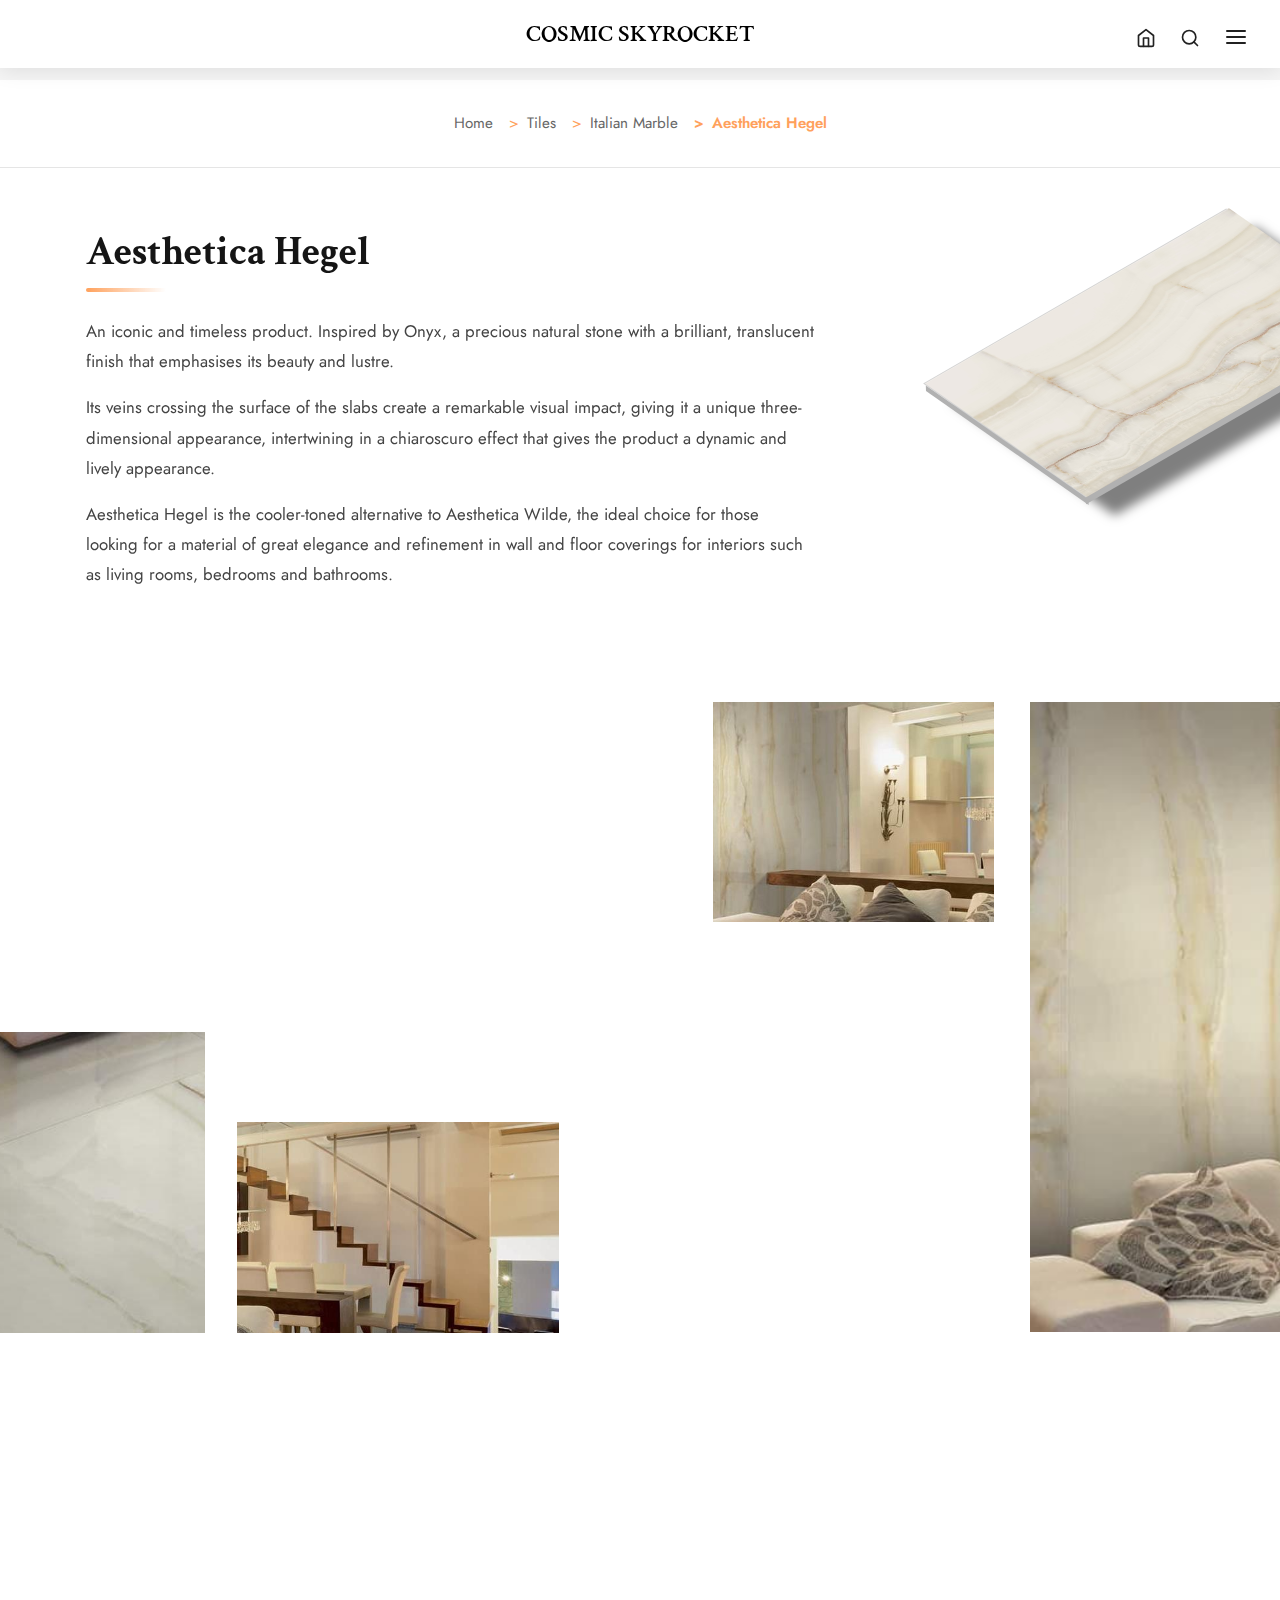
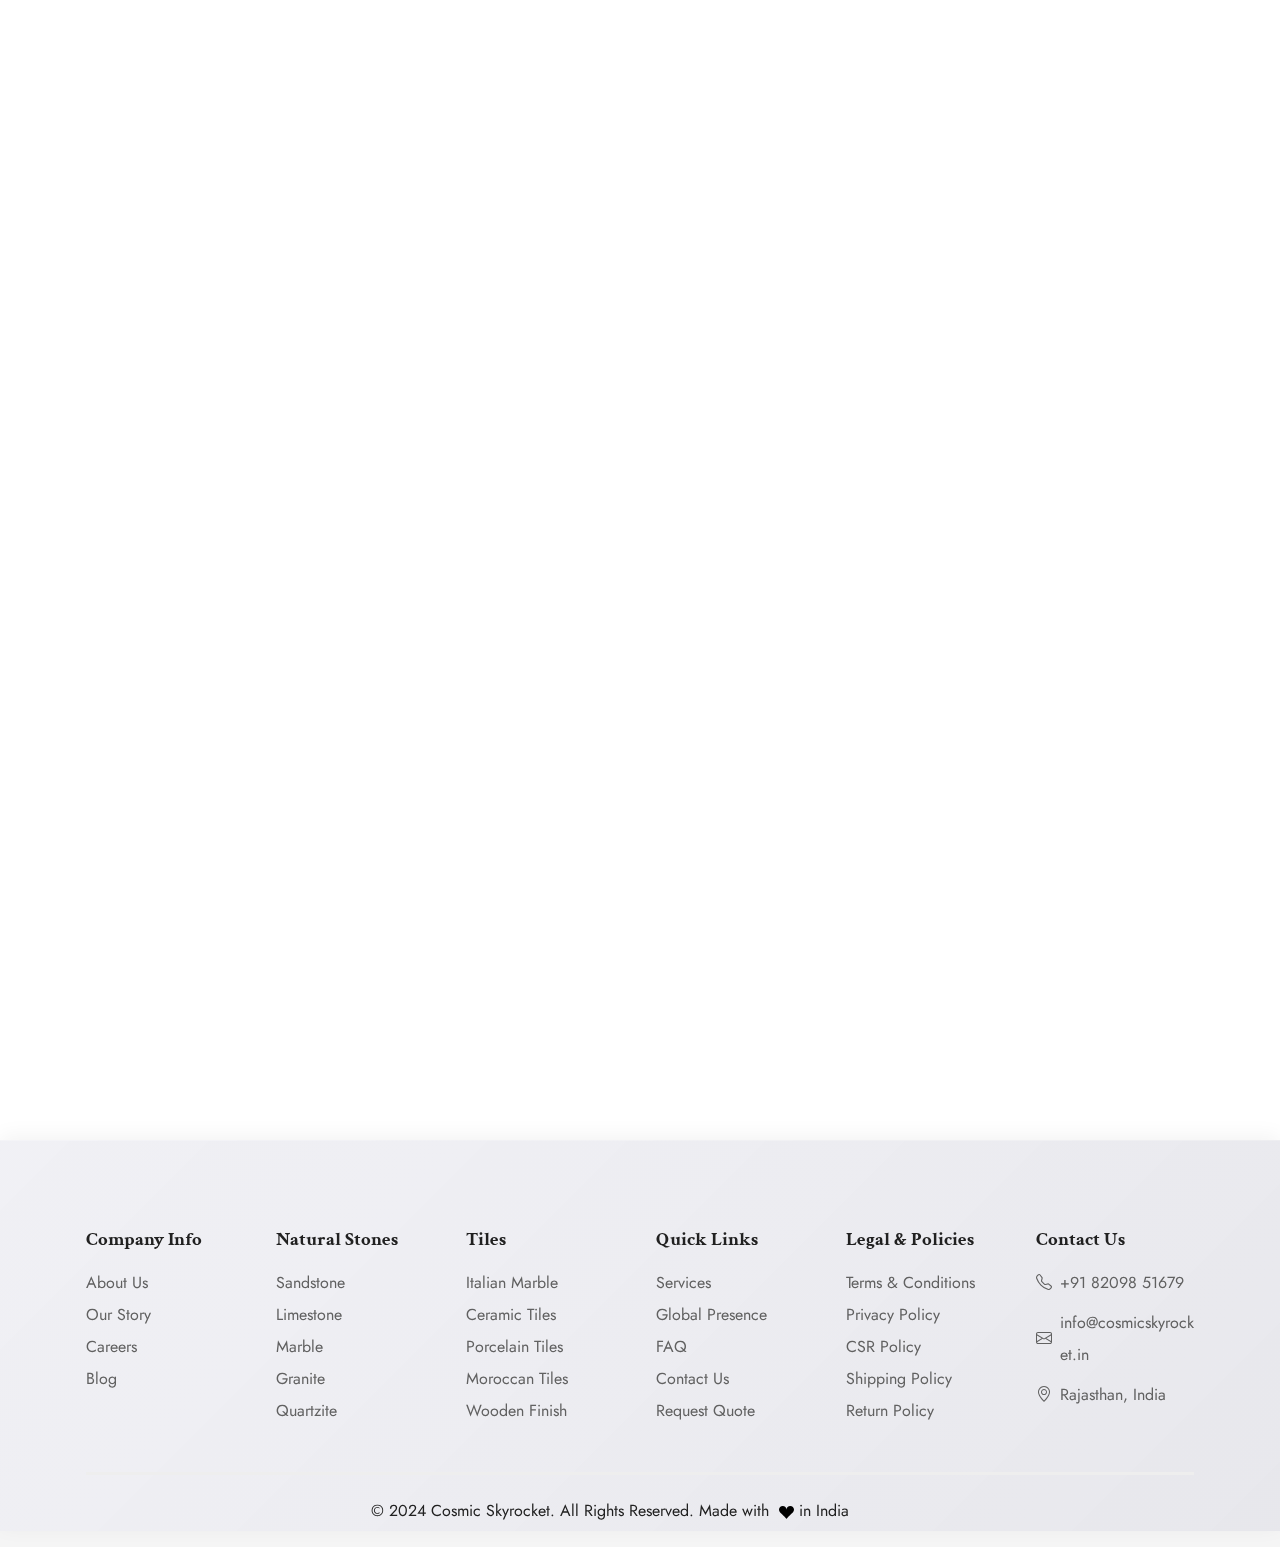
<file: product_details/tiles/Other Stone/Other_stone_design_2.html>
<!DOCTYPE html>
<html lang="en-US" dir="ltr">

  <head>
    <meta charset="utf-8">
    <meta http-equiv="X-UA-Compatible" content="IE=edge">
    <meta name="viewport" content="width=device-width, initial-scale=1">

    <!-- Document Title -->
    <title>Aesthetica Hegel - Italian Marble | Cosmic Skyrocket</title>

    <!-- Favicons -->
    <link rel="apple-touch-icon" sizes="180x180" href="../../../assets/img/favicons/apple-touch-icon.png">
    <link rel="icon" type="image/png" sizes="32x32" href="../../../assets/img/favicons/favicon-32x32.png">
    <link rel="icon" type="image/png" sizes="16x16" href="../../../assets/img/favicons/favicon-16x16.png">
    <link rel="shortcut icon" type="image/x-icon" href="../../../assets/img/favicons/cs-favicon.ico">
    <link rel="manifest" href="../../../assets/img/favicons/manifest.json">
    <meta name="msapplication-TileImage" content="../../../assets/img/favicons/mstile-150x150.png">
    <meta name="theme-color" content="#ffffff">

    <!-- Stylesheets -->
    <link href="../../../assets/css/theme.css" rel="stylesheet" />
    
    <!-- Bootstrap Icons -->
    <link href="https://cdn.jsdelivr.net/npm/bootstrap-icons@1.11.1/font/bootstrap-icons.css" rel="stylesheet">
    
    <!-- AOS CSS -->
    <link href="https://unpkg.com/aos@2.3.1/dist/aos.css" rel="stylesheet">
    
    <!-- Google Fonts - Cinzel -->
    <link href="https://fonts.googleapis.com/css2?family=Cinzel:wght@400;500;600;700;800;900&display=swap" rel="stylesheet">
    
    <!-- Google Fonts - Crimson Text -->
    <link href="https://fonts.googleapis.com/css2?family=Crimson+Text:wght@400;600;700&display=swap" rel="stylesheet">
    
    <!-- Google Fonts - Sacramento -->
    <link href="https://fonts.googleapis.com/css2?family=Sacramento&display=swap" rel="stylesheet">
    
    <!-- Google Fonts - Lora -->
    <link href="https://fonts.googleapis.com/css2?family=Lora:ital,wght@0,400;0,500;0,600;0,700;1,400;1,500;1,600;1,700&display=swap" rel="stylesheet">
    
    <style>
      /* Prevent horizontal scroll */
      html, body {
        overflow-x: hidden;
        max-width: 100%;
      }

      /* Apply Crimson Text font to all headings */
      h1, h2, h3, h4, h5, h6,
      .product-title {
        font-family: 'Crimson Text', serif !important;
      }

      /* Navbar Icons Hover Effect */
      .text-1000 svg,
      .text-1000 .feather {
        transition: stroke 0.3s ease, transform 0.3s ease;
      }

      .text-1000:hover svg,
      .text-1000:hover .feather {
        stroke: #000000 !important;
        transform: scale(1.15);
      }

      /* Button hover effects for search and menu */
      #searchBtn,
      #hamburgerMenuBtn {
        transition: transform 0.3s ease;
      }

      #searchBtn:hover svg,
      #hamburgerMenuBtn:hover svg {
        stroke: #000000 !important;
        transform: scale(1.15);
      }

      /* Navbar - Shrinked State (No animation, semi-transparent) */
      #mainNavbar {
        background: rgba(255, 255, 255, 0.95);
        backdrop-filter: blur(10px);
        -webkit-backdrop-filter: blur(10px);
        box-shadow: 0 2px 20px rgba(0, 0, 0, 0.1);
      }

      /* Glass morphism video effect for COSMIC SKYROCKET text */
      #cosmicBrand {
        position: relative;
      }
      
      #cosmicBrand .fw-bold {
        position: relative;
        z-index: 2;
        color: #000;
        font-family: 'Crimson Text', serif !important;
        font-weight: 600 !important;
        transition: color 0.3s ease;
      }
      
      #cosmicBrand .fw-bold:hover {
        color: #6d5a38;
      }
      
      #tagline {
        color: #666666 !important;
        font-family: 'Sacramento', cursive !important;
        font-size: 0.9rem !important;
      }

      /* Hamburger Menu Styles */
      .hamburger-menu-overlay {
        position: fixed;
        top: 0;
        right: 0;
        width: 100%;
        height: 100%;
        background-color: rgba(0, 0, 0, 0.5);
        z-index: 20000;
        opacity: 0;
        transition: opacity 0.3s ease;
      }

      .hamburger-menu-overlay.active {
        opacity: 1;
      }

      .hamburger-menu-panel {
        position: absolute;
        top: 0;
        right: -400px;
        width: 400px;
        max-width: 90%;
        height: 100%;
        background: rgba(255, 255, 255, 0.25);
        backdrop-filter: blur(20px);
        -webkit-backdrop-filter: blur(20px);
        border-left: 1px solid rgba(255, 255, 255, 0.4);
        box-shadow: -2px 0 30px rgba(0, 0, 0, 0.2);
        overflow-y: auto;
        transition: right 0.3s ease;
        padding: 2rem;
      }

      .hamburger-menu-overlay.active .hamburger-menu-panel {
        right: 0;
      }

      .hamburger-menu-header {
        display: flex;
        justify-content: space-between;
        align-items: center;
        margin-bottom: 2rem;
        padding-bottom: 1rem;
        border-bottom: 2px solid rgba(255, 255, 255, 0.3);
      }

      .hamburger-menu-header h3 {
        font-size: 1.8rem;
        font-weight: 400;
        font-family: 'Crimson Text', serif;
        color: #ffffff;
      }

      .hamburger-menu-content {
        margin-top: 1rem;
      }

      .menu-list {
        list-style: none;
        padding: 0;
        margin: 0;
      }

      .menu-item {
        margin-bottom: 0.5rem;
      }

      .menu-link {
        display: flex;
        justify-content: space-between;
        align-items: center;
        padding: 0.75rem 1rem;
        color: #ffffff;
        text-decoration: none;
        font-size: 1.1rem;
        font-weight: 500;
        border-radius: 8px;
        transition: background-color 0.2s ease, color 0.2s ease;
      }

      .menu-link:hover {
        background-color: rgba(255, 255, 255, 0.2);
        color: #ffffff;
      }

      .dropdown-icon {
        transition: transform 0.3s ease;
        stroke: #ffffff;
      }

      .menu-item-has-children.active > .menu-link .dropdown-icon,
      .submenu-item-has-children.active > .submenu-link .dropdown-icon {
        transform: rotate(180deg);
      }

      .submenu,
      .sub-submenu {
        list-style: none;
        padding-left: 1.5rem;
        margin: 0;
        max-height: 0;
        overflow: hidden;
        transition: max-height 0.3s ease;
      }

      .menu-item-has-children.active > .submenu,
      .submenu-item-has-children.active > .sub-submenu {
        max-height: 500px;
        margin-top: 0.5rem;
      }

      .submenu-item {
        margin-bottom: 0.25rem;
      }

      .submenu-link,
      .sub-submenu-link {
        display: flex;
        justify-content: space-between;
        align-items: center;
        padding: 0.6rem 1rem;
        color: rgba(255, 255, 255, 0.85);
        text-decoration: none;
        font-size: 1rem;
        border-radius: 6px;
        transition: background-color 0.2s ease, color 0.2s ease;
      }

      .submenu-link:hover,
      .sub-submenu-link:hover {
        background-color: rgba(255, 255, 255, 0.15);
        color: #ffffff;
      }

      .sub-submenu {
        padding-left: 1rem;
      }

      .sub-submenu-item {
        margin-bottom: 0.25rem;
      }

      /* Search Overlay Styles */
      .search-overlay {
        position: fixed;
        top: 0;
        left: 0;
        width: 100%;
        height: 100%;
        background: rgba(0, 0, 0, 0);
        backdrop-filter: blur(0px);
        -webkit-backdrop-filter: blur(0px);
        z-index: 30000;
        opacity: 0;
        visibility: hidden;
        transition: opacity 0.4s ease, visibility 0.4s ease, backdrop-filter 0.4s ease;
        pointer-events: none;
      }

      .search-overlay.active {
        opacity: 1;
        visibility: visible;
        backdrop-filter: blur(10px);
        -webkit-backdrop-filter: blur(10px);
        background: rgba(0, 0, 0, 0.3);
        pointer-events: all;
      }

      .search-container {
        position: fixed;
        top: 1.5rem;
        right: 2rem;
        width: 400px;
        transform: translateY(-20px);
        opacity: 0;
        transition: transform 0.4s ease, opacity 0.4s ease;
        z-index: 30001;
      }

      .search-overlay.active .search-container {
        transform: translateY(0);
        opacity: 1;
      }

      .search-close-btn {
        position: absolute;
        top: 10px;
        right: 10px;
        background: none;
        border: none;
        color: #666;
        font-size: 1.5rem;
        cursor: pointer;
        transition: transform 0.3s ease, color 0.3s ease;
        padding: 0;
        line-height: 1;
        z-index: 10;
      }

      .search-close-btn:hover {
        transform: rotate(90deg);
        color: #000000;
      }

      .search-input-wrapper {
        position: relative;
        width: 100%;
        background: transparent;
        border-radius: 0;
        box-shadow: none;
      }

      .search-input-wrapper input {
        width: 100%;
        padding: 15px 60px 15px 20px;
        font-size: 1rem;
        border: none;
        border-bottom: 2px solid #fff;
        border-radius: 0;
        background: transparent;
        color: #fff;
        outline: none;
        transition: all 0.3s ease;
      }

      .search-input-wrapper input:focus {
        border-bottom-color: #ffffff;
        box-shadow: none;
      }

      .search-input-wrapper input::placeholder {
        color: rgba(255, 255, 255, 0.6);
      }

      .search-submit-btn {
        position: absolute;
        right: 8px;
        top: 50%;
        transform: translateY(-50%);
        background: rgba(255, 255, 255, 0.4);
        backdrop-filter: blur(10px);
        -webkit-backdrop-filter: blur(10px);
        border: 1px solid rgba(255, 255, 255, 0.2);
        box-shadow: 0 8px 32px rgba(0, 0, 0, 0.1);
        width: 38px;
        height: 38px;
        border-radius: 50%;
        color: #fff;
        cursor: pointer;
        transition: all 0.3s ease;
        display: flex;
        align-items: center;
        justify-content: center;
      }

      .search-submit-btn:hover {
        transform: translateY(-50%) scale(1.1);
        background: rgba(255, 255, 255, 0.6);
        box-shadow: 0 12px 40px rgba(0, 0, 0, 0.2);
      }

      .search-submit-btn i {
        font-size: 0.9rem;
      }

      .search-suggestions {
        margin-top: 0.5rem;
        background: transparent;
        border-radius: 0;
        padding: 1.5rem;
        box-shadow: none;
        max-height: 0;
        overflow: hidden;
        opacity: 0;
        transition: max-height 0.4s ease, opacity 0.4s ease, padding 0.4s ease;
      }

      .search-overlay.active .search-suggestions {
        max-height: 500px;
        opacity: 1;
      }

      .search-suggestions p {
        color: #fff;
        font-size: 0.75rem;
        margin-bottom: 1rem;
        text-transform: uppercase;
        letter-spacing: 1.5px;
        font-weight: 600;
        text-align: left;
      }

      .search-tags {
        display: flex;
        flex-wrap: wrap;
        gap: 8px;
        justify-content: flex-start;
      }

      .search-tag {
        padding: 6px 14px;
        background: transparent;
        border: 1px solid rgba(224, 224, 224, 0.5);
        border-radius: 16px;
        color: #ffffff;
        text-decoration: none;
        font-size: 0.85rem;
        transition: all 0.3s ease;
        cursor: pointer;
      }

      .search-tag:hover {
        background: #ffffff;
        color: #000000;
        border-color: #ffffff;
        transform: translateY(-2px);
        box-shadow: 0 4px 12px rgba(133, 109, 70, 0.3);
      }

      /* Responsive search overlay */
      @media (max-width: 768px) {
        .search-container {
          right: 1rem;
          left: 1rem;
          width: auto;
        }
        
        .search-input-wrapper input {
          font-size: 0.95rem;
          padding: 12px 55px 12px 16px;
        }

        .search-close-btn {
          font-size: 1.3rem;
        }

        .search-submit-btn {
          width: 35px;
          height: 35px;
        }

        .search-suggestions {
          margin-top: 0.5rem;
          padding: 1rem;
        }
        
        .search-tag {
          font-size: 0.8rem;
          padding: 5px 12px;
        }
      }

      /* Breadcrumb Styles */
      .breadcrumb-section {
        padding: 2rem 0;
        background: linear-gradient(135deg, #FFFFFF 0%, #ffffff 100%);
        border-bottom: 1px solid rgba(0, 0, 0, 0.1);
        margin-top: 80px;
        position: relative;
        z-index: 10;
      }

      .breadcrumb {
        background: none;
        padding: 0;
        margin: 0;
      }

      .breadcrumb-item {
        font-size: 0.95rem;
        color: #666;
      }

      .breadcrumb-item + .breadcrumb-item::before {
        content: ">";
        color: #FFA15C;
        padding: 0 0.5rem;
      }

      .breadcrumb-item a {
        color: #666;
        text-decoration: none;
        transition: color 0.3s ease;
      }

      .breadcrumb-item a:hover {
        color: #FFA15C;
      }

      .breadcrumb-item.active {
        color: #FFA15C;
        font-weight: 600;
      }

      /* Product Details Styles */
      .product-details-section {
        padding: 60px 0;
        background: #fff;
      }

      .product-title {
        font-size: 2.5rem;
        font-weight: 700;
        color: #151515;
        margin-bottom: 1.5rem;
        position: relative;
        padding-bottom: 1rem;
      }

      .product-title::after {
        content: '';
        position: absolute;
        bottom: 0;
        left: 0;
        width: 80px;
        height: 4px;
        background: linear-gradient(90deg, #FFA15C, transparent);
        border-radius: 2px;
      }

      .product-description {
        color: #444444;
        line-height: 1.8;
        font-size: 1.05rem;
        margin-bottom: 2rem;
      }

      .gallery-img {
        margin-top: 2rem;
      }

      .gallery-img img {
        width: 100%;
        border-radius: 10px;
        transition: transform 0.3s ease, box-shadow 0.3s ease;
        box-shadow: 0 4px 15px rgba(0, 0, 0, 0.1);
      }

      .gallery-img img:hover {
        transform: scale(1.02);
        box-shadow: 0 8px 25px rgba(255, 161, 92, 0.3);
      }

      /* 3D Animated Tile - Vector Image Section */
      .map-container {
        position: relative;
        display: flex;
        justify-content: center;
        align-items: center;
        margin: 0;
        padding: 0;
        min-height: 250px;
        padding-left: 17em;
      }

      .map-container ul {
        position: relative;
        display: flex;
        margin: 0;
        padding: 0;
      }

      .map-container ul li {
        list-style: none;
        margin: 0 5px;
        animation: dropDownStraight 0.8s ease-out forwards;
      }

      @keyframes dropDownStraight {
        0% {
          transform: translateY(-150px);
          opacity: 0;
        }
        100% {
          transform: translateY(0);
          opacity: 1;
        }
      }

      .map-container ul li a {
        text-decoration: none;
        display: block;
        width: 350px;
        height: 180px;
        background: #d3d3d3;
        padding-left: 20px;
        text-align: left;
        transform: rotate(-30deg) skew(25deg) translate(0, 0);
        transition: 0.5s;
        box-shadow: 2px 30px 10px rgba(0,0,0,0.5);
        animation: shadowDrop 0.8s ease-out forwards;
      }

      @keyframes shadowDrop {
        0% {
          box-shadow: -50px 50px 50px rgba(0,0,0,0.5);
        }
        100% {
          box-shadow: 2px 30px 10px rgba(0,0,0,0.5);
        }
      }

      .map-container ul li a img {
        width: 180px;
        height: 195%;
        position: absolute;
        top: 0;
        left: 50%;
        transform: rotate(90deg) translateX(-47%) translateY(25.2%);
        transform-origin: center center;
        transition: 0.5s;
      }

      .map-container ul li a::before {
        content: '';
        position: absolute;
        top: 3px;
        right: 100%;
        height: 100%;
        width: 5px;
        background-color: #b1b1b1;
        transition: 0.5s;
        transform: rotate(0deg) skewY(-45deg);
        transform-origin: right center;
      }

      .map-container ul li a::after {
        content: '';
        position: absolute;
        bottom: -6px;
        left: -3px;
        height: 6px;
        width: 100%;
        background: #b1b1b1;
        transition: 0.5s;
        transform: rotate(0deg) skewX(-45deg);
      }

      .map-container ul li a:hover {
        transform: rotate(-30deg) skew(25deg) translate(20px, -15px);
      }

      .map-container ul li:hover:nth-child(1) a {
        background: #d3d3d3;
      }

      .map-container ul li:hover:nth-child(1) a::before {
        background: #b8b8b8;
      }

      .map-container ul li:hover:nth-child(1) a::after {
        background: #e0e0e0;
      }

      /* Thickness Section Styles */
      .thickness-section {
        margin-top: 3rem;
        margin-bottom: 3rem;
      }

      .thickness-title {
        font-size: 1.5rem;
        font-weight: 700;
        color: #151515;
        margin-bottom: 2rem;
        text-align: center;
      }

      .thickness-title .animated-number {
        display: inline-block;
        font-weight: 900;
        animation: numberMorph 3s ease-in-out infinite;
        transform-origin: center;
      }

      @keyframes numberMorph {
        0% {
          transform: scale(1);
          color: #151515;
        }
        16.66% {
          transform: scale(1.15);
          color: #FFA15C;
        }
        33.33% {
          transform: scale(1.25);
          color: #FF8C3C;
        }
        50% {
          transform: scale(1.3);
          color: #FF6B1C;
          font-weight: 900;
        }
        66.66% {
          transform: scale(1.25);
          color: #FF8C3C;
        }
        83.33% {
          transform: scale(1.15);
          color: #FFA15C;
        }
        100% {
          transform: scale(1);
          color: #151515;
        }
      }

      .thickness-tile-container {
        display: flex;
        justify-content: center;
        align-items: center;
        min-height: 300px;
        background: linear-gradient(135deg, #FFFFFF 0%, #ffffff 100%);
        border-radius: 10px;
        padding: 2rem;
      }

      .thickness-tile-list {
        position: relative;
        display: flex;
        margin: 0;
        padding: 0;
        list-style: none;
      }

      .thickness-tile-list li {
        list-style: none;
        margin: 0;
      }

      /* Main tile with 3D transform */
      .thickness-tile-list li a {
        text-decoration: none;
        display: block;
        width: 250px;
        height: 125px;
        background: #fff;
        text-align: left;
        position: relative;
        /* REMOVED overflow: hidden to show pseudo-elements */
        border-radius: 4px;
        
        /* 3D transformation */
        transform: rotate(-30deg) skew(25deg) translate(0, 0);
        transition: box-shadow 0.5s ease;
        box-shadow: 2px 30px 10px rgba(0,0,0,0.5);
        
        /* Default: thickness growth animation */
        animation: growHeight3D 2s ease-in-out infinite alternate;
      }

      /* On hover: continue growth animation with shift + shadow change */
      .thickness-tile-list li a:hover {
        animation: growHeight3DHover 2s ease-in-out infinite alternate;
        box-shadow: -50px 50px 50px rgba(0,0,0,0.5);
      }

      /* Height growth animation (thickness increase/decrease) - Default */
      @keyframes growHeight3D {
        0% {
          transform: rotate(-30deg) skew(25deg) translate(0, 0);
        }
        100% {
          transform: rotate(-30deg) skew(25deg) translate(-10px, -10px);
        }
      }

      /* Height growth animation (thickness increase/decrease) - On Hover with shift */
      @keyframes growHeight3DHover {
        0% {
          transform: rotate(-30deg) skew(25deg) translate(20px, -15px);
        }
        100% {
          transform: rotate(-30deg) skew(25deg) translate(10px, -25px);
        }
      }

      /* Image fills the tile */
      .thickness-tile-list li a img {
        width: 100%;
        height: 100%;
        object-fit: cover;
        position: absolute;
        top: 0;
        left: 0;
        transition: 0.5s;
        border-radius: 4px;
        z-index: 1;
      }

      /* 3D Left Face (::before pseudo-element) */
      .thickness-tile-list li a::before {
        content: '';
        position: absolute;
        top: 3px;
        right: 100%;           /* Positioned to the left of main tile */
        height: 100%;
        width: 5px;            /* Initial width */
        background-color: #b1b1b1;
        
        /* Creates the left face angle */
        transform: rotate(0deg) skewY(-45deg);
        transform-origin: right center;
        
        /* Animates the left face depth */
        animation: growLeft3D 2s ease-in-out infinite alternate;
        z-index: 0;
      }

      /* Continue animation on hover */
      .thickness-tile-list li a:hover::before {
        animation: growLeft3D 2s ease-in-out infinite alternate;
      }

      @keyframes growLeft3D {
        0% {
          width: 5px;        /* Initial depth */
          top: 0px;
        }
        100% {
          width: 20px;       /* Extended depth */
          top: 0px;
        }
      }

      /* 3D Bottom Face (::after pseudo-element) */
      .thickness-tile-list li a::after {
        content: '';
        position: absolute;
        bottom: -6px;          /* Positioned below main tile */
        left: -3px;
        height: 6px;           /* Initial height */
        width: 100%;
        background: #b1b1b1;
        
        /* Creates the bottom face angle */
        transform: rotate(0deg) skewX(-45deg);
        
        /* Animates the bottom face depth */
        animation: growBottom3D 2s ease-in-out infinite alternate;
        z-index: 0;
      }

      /* Continue animation on hover */
      .thickness-tile-list li a:hover::after {
        animation: growBottom3D 2s ease-in-out infinite alternate;
      }

      @keyframes growBottom3D {
        0% {
          bottom: -6px;      /* Initial depth */
          left: -3px;
          height: 6px;
        }
        100% {
          bottom: -18px;     /* Extended depth */
          left: -9px;
          height: 18px;
        }
      }

      /* Contact Form Styles */
      .contact-form-wrapper {
        background: #FFFFFF;
        padding: 2rem;
        border-radius: 10px;
        box-shadow: 0 4px 15px rgba(0, 0, 0, 0.1);
      }

      .contact-form-title {
        font-size: 1.8rem;
        font-weight: 700;
        color: #151515;
        margin-bottom: 1.5rem;
        position: relative;
        padding-bottom: 0.5rem;
      }

      .contact-form-title::after {
        content: '';
        position: absolute;
        bottom: 0;
        left: 0;
        width: 60px;
        height: 3px;
        background: #FFA15C;
        border-radius: 2px;
      }

      .form-control {
        border: 2px solid #e0e0e0;
        border-radius: 8px;
        padding: 12px 15px;
        font-size: 1rem;
        transition: all 0.3s ease;
      }

      .form-control:focus {
        border-color: #FFA15C;
        box-shadow: 0 0 0 0.2rem rgba(255, 161, 92, 0.25);
        outline: none;
      }

      textarea.form-control {
        min-height: 150px;
        resize: vertical;
      }

      .submit-btn {
        background: linear-gradient(135deg, #FFA15C, #FF8C3C);
        border: none;
        color: #fff;
        padding: 12px 40px;
        font-size: 1rem;
        font-weight: 600;
        border-radius: 25px;
        cursor: pointer;
        transition: all 0.3s ease;
        text-transform: uppercase;
        letter-spacing: 1px;
      }

      .submit-btn:hover {
        transform: translateY(-3px);
        box-shadow: 0 5px 20px rgba(255, 161, 92, 0.4);
      }

      /* Applications and Surface Finishes Component */
      .specifications-container {
        margin-top: 3rem;
        position: relative;
        display: flex;
        flex-direction: column;
        align-items: center;
        justify-content: center;
        gap: 60px;
        width: 100%;
      }

      /* Central vertical line - Now split into two */
      .center-line {
        display: none;
      }

      /* Container for upper section (Applications) */
      .upper-section {
        position: relative;
        width: 100%;
        min-height: 200px;
        display: flex;
        align-items: center;
        justify-content: center;
      }

      /* Upper section line */
      .upper-section::after {
        content: '';
        position: absolute;
        left: 30%;
        top: 0;
        bottom: 0;
        width: 2px;
        background: #333;
        transform: translateX(-50%);
        z-index: 1;
      }

      /* Container for lower section (Surface Finishes) */
      .lower-section {
        position: relative;
        width: 100%;
        min-height: 200px;
        display: flex;
        align-items: flex-end;
        justify-content: center;
      }

      /* Lower section line */
      .lower-section::after {
        content: '';
        position: absolute;
        left: 50%;
        top: 0;
        bottom: 0;
        width: 2px;
        background: #333;
        transform: translateX(-50%);
        z-index: 1;
      }

      /* Left side of upper section - 06 and APPLICATIONS */
      .upper-left {
        position: absolute;
        left: 0;
        width: 30%;
        display: flex;
        align-items: center;
        justify-content: flex-end;
        gap: 20px;
        padding-right: 15px;
        z-index: 2;
      }

      .upper-left .big-num {
        font-size: 120px;
        font-weight: 700;
        line-height: 1;
        font-family: Georgia, "Times New Roman", serif;
        color: transparent;
        -webkit-text-stroke: 3px #333;
        text-stroke: 3px #333;
        transform: translateY(-40px);
      }

      .upper-left .vtext {
        writing-mode: vertical-rl;
        text-orientation: mixed;
        transform: rotate(180deg);
        font-weight: 500;
        letter-spacing: 3px;
        font-size: 19px;
        color: #333;
      }

      /* Right side of upper section - Applications list */
      .upper-right {
        position: absolute;
        left: 30%;
        width: 70%;
        display: flex;
        align-items: center;
        padding-left: 20px;
        z-index: 2;
      }

      .upper-right .list-items {
        display: flex;
        flex-direction: column;
        gap: 6px;
        font-size: 18px;
        color: #999;
        line-height: 1.4;
      }

      /* Left side of lower section - Surface finishes list */
      .lower-left {
        position: absolute;
        left: 0;
        width: 50%;
        display: flex;
        align-items: flex-end;
        justify-content: flex-end;
        padding-right: 20px;
        z-index: 2;
      }

      .lower-left .list-items {
        display: flex;
        flex-direction: column;
        gap: 6px;
        font-size: 18px;
        color: #999;
        line-height: 1.4;
        text-align: right;
      }

      /* Right side of lower section - SURFACE FINISHES and 06 */
      .lower-right {
        position: absolute;
        left: 50%;
        width: 50%;
        display: flex;
        align-items: center;
        gap: 20px;
        padding-left: 15px;
        z-index: 2;
      }

      .lower-right .vtext {
        writing-mode: vertical-rl;
        text-orientation: mixed;
        transform: rotate(180deg);
        font-weight: 500;
        letter-spacing: 3px;
        font-size: 19px;
        color: #333;
      }

      .lower-right .big-num {
        font-size: 120px;
        font-weight: 700;
        line-height: 1;
        font-family: Georgia, "Times New Roman", serif;
        color: transparent;
        -webkit-text-stroke: 3px #333;
        text-stroke: 3px #333;
        transform: translateY(40px);
      }

      /* Responsive */
      @media (max-width: 768px) {
        .hamburger-menu-panel {
          width: 320px;
        }

        .product-title {
          font-size: 2rem;
        }

        .breadcrumb-section {
          margin-top: 70px;
        }

        .specifications-container {
          gap: 40px;
        }

        .upper-section,
        .lower-section {
          min-height: 180px;
        }

        .upper-left .big-num,
        .lower-right .big-num {
          font-size: 80px;
        }

        .upper-left,
        .upper-right,
        .lower-left,
        .lower-right {
          padding-left: 20px;
          padding-right: 20px;
        }

        .upper-right .list-items,
        .lower-left .list-items {
          font-size: 16px;
        }

        .thickness-tile-container {
          min-height: 250px;
          padding: 1rem;
        }

        .thickness-tile-list li a {
          width: 280px;
          height: 150px;
        }

        .thickness-title {
          font-size: 1.2rem;
        }
      }



      /* Size Comparison Chart Styles */
      .size-comparison-wrapper {
        padding: 2rem 0;
        overflow-x: auto;
      }

      .size-comparison-container {
        display: flex;
        align-items: flex-end;
        justify-content: center;
        gap: 40px;
        min-height: 300px;
        padding: 20px;
        flex-wrap: wrap;
      }

      .size-item {
        transition: transform 0.3s ease;
      }

      .size-item:hover {
        transform: translateY(-5px);
      }

      .tile-rectangle {
        box-shadow: 0 4px 6px rgba(0, 0, 0, 0.1);
        transition: all 0.3s ease;
      }

      .tile-rectangle:hover {
        box-shadow: 0 6px 12px rgba(0, 0, 0, 0.15);
        background-color: #999 !important;
      }

      .size-label {
        min-width: 100px;
      }

      @media (max-width: 768px) {
        .size-comparison-container {
          gap: 25px;
        }

        .size-visual {
          transform: scale(0.8);
        }
      }

      @media (max-width: 576px) {
        .size-comparison-container {
          gap: 20px;
          flex-direction: row;
          justify-content: flex-start;
        }

        .size-visual {
          transform: scale(0.7);
        }

        .size-label strong {
          font-size: 0.75rem !important;
        }

        .size-label p {
          font-size: 0.7rem !important;
        }
      }

      /* Photo Gallery Collage Styles - Custom Layout - 4 Images */
      .gallery-section {
        margin-top: 3rem;
        margin-bottom: 3rem;
        background-color: #ffffff;
        padding: 2rem 0;
        overflow-x: visible;
        width: 100vw;
        position: relative;
        left: 50%;
        right: 50%;
        margin-left: -51vw;
        margin-right: -50vw;
      }

      .gallery {
        display: grid;
        grid-template-columns: 268px 281px 322px 230px;
        grid-template-rows: 220px 160px 211px;
        column-gap: 10px;
        row-gap: 20px;
        position: relative;
        padding: 0;
        max-width: 1208px;
        margin: 0 auto;
        height: 630px;
      }

      .gallery figure {
        margin: 0;
        position: relative;
        overflow: hidden;
        transition: transform 0.3s ease;
      }

      .gallery figure:hover {
        transform: scale(1.02);
        z-index: 10;
      }

      .gallery img {
        width: 100%;
        height: 100%;
        object-fit: cover;
        display: block;
      }

      /* Image 1 - Tall right image (268x630 - reduced by 20%) - spans all 3 rows */
      .gallery .image-1 {
        grid-column: 4;
        grid-row: 1 / 4;
        width: 268px;
        height: 630px;
        align-self: start;
        justify-self: end;
        margin-right:-9rem;
        animation: slideInFromRight 1s ease-out;
      }

      /* Image 2 - Top center rectangle (281x220) */
      .gallery .image-2 {
        grid-column: 3;
        grid-row: 1;
        width: 281px;
        height: 220px;
        align-self: start;
        justify-self: end;
        animation: fadeIn 1.2s ease-out;
        margin-right: -5rem;
      }

      /* Image 3 - Center rectangle (322x211) - positioned in middle area */
      .gallery .image-3 {
        grid-column: 2 / 4;
        grid-row: 3;
        width: 322px;
        height: 211px;
        justify-self: start;
        align-self: end;
        margin-left: -4rem;
        animation: fadeIn 1.4s ease-out;
      }

      /* Image 4 - Left rectangle (230x301) */
      .gallery .image-4 {
        grid-column: 1;
        grid-row: 2 / 4;
        width: 230px;
        height: 301px;
        align-self: end;
        justify-self: start;
        margin-left: -3rem;
        animation: slideInFromLeft 1s ease-out;
      }

      /* Animations */
      @keyframes slideInFromLeft {
        from {
          transform: translateX(-100%);
          opacity: 0;
        }
        to {
          transform: translateX(0);
          opacity: 1;
        }
      }

      @keyframes slideInFromRight {
        from {
          transform: translateX(100%);
          opacity: 0;
        }
        to {
          transform: translateX(0);
          opacity: 1;
        }
      }

      @keyframes fadeIn {
        from {
          opacity: 0;
          transform: scale(0.95);
        }
        to {
          opacity: 1;
          transform: scale(1);
        }
      }

      /* Responsive Design */
      @media (max-width: 1200px) {
        .gallery {
          grid-template-columns: 1fr 1fr;
          grid-template-rows: auto auto auto;
          max-width: 700px;
          height: auto;
          gap: 15px;
        }

        .gallery .image-1 {
          grid-column: 2;
          grid-row: 1 / 3;
          width: 100%;
          height: 500px;
        }

        .gallery .image-2 {
          grid-column: 1;
          grid-row: 1;
          width: 100%;
          height: 200px;
        }

        .gallery .image-3 {
          grid-column: 1 / 3;
          grid-row: 3;
          width: 100%;
          height: 180px;
        }

        .gallery .image-4 {
          grid-column: 1;
          grid-row: 2;
          width: 100%;
          height: 250px;
        }
      }

      @media (max-width: 768px) {
        .gallery {
          grid-template-columns: 1fr;
          grid-template-rows: auto;
          max-width: 100%;
          gap: 20px;
        }

        .gallery .image-1,
        .gallery .image-2,
        .gallery .image-3,
        .gallery .image-4 {
          grid-column: 1;
          grid-row: auto;
          width: 100%;
          justify-self: center;
        }

        .gallery .image-1 {
          height: 500px;
          max-width: 335px;
        }

        .gallery .image-2 {
          height: 220px;
          max-width: 281px;
        }

        .gallery .image-3 {
          height: 211px;
          max-width: 322px;
        }

        .gallery .image-4 {
          height: 301px;
          max-width: 230px;
        }
      }

      @media (max-width: 480px) {
        .gallery {
          padding: 0 1rem;
        }

        .gallery .image-1,
        .gallery .image-2,
        .gallery .image-3,
        .gallery .image-4 {
          width: 100%;
          max-width: 300px;
          height: auto;
          aspect-ratio: auto;
        }

        .gallery .image-1 {
          aspect-ratio: 327/788;
        }

        .gallery .image-2 {
          aspect-ratio: 258/161;
        }

        .gallery .image-3 {
          aspect-ratio: 1/1;
        }

        .gallery .image-4 {
          aspect-ratio: 172/121;
        }

        .gallery .image-5 {
          aspect-ratio: 197/315;
        }
      }

    </style>

  </head>

  <body>

    <!-- Main Content -->
    <div class="main-wrapper">
      <main class="main" id="top">
        
        <!-- NAVBAR - Shrinked State -->
        <nav id="mainNavbar" class="navbar navbar-expand-lg navbar-light fixed-top d-block" data-navbar-on-scroll="data-navbar-on-scroll" style="transition: all 0.3s ease; padding-top: 1rem; padding-bottom: 1rem;">
          <div class="container d-flex flex-column justify-content-center align-items-center">
            <a id="cosmicBrand" class="navbar-brand d-inline-flex text-center" href="index.html" style="transition: all 0.3s ease; font-size: 1.5rem; margin: 0;">
              <span class="fw-bold">COSMIC SKYROCKET</span>
            </a>
          </div>
        </nav>
        
        <!-- Fixed Icons in top-right corner -->
        <div class="position-fixed d-flex align-items-center" style="top: 1.5rem; right: 2rem; z-index: 10000; gap: 1.5rem;">
          <a class="text-1000" href="index.html" title="Home">
            <svg class="feather feather-home" xmlns="http://www.w3.org/2000/svg" width="20" height="20" viewBox="0 0 24 24" fill="none" stroke="currentColor" stroke-width="2" stroke-linecap="round" stroke-linejoin="round">
              <path d="M3 9l9-7 9 7v11a2 2 0 0 1-2 2H5a2 2 0 0 1-2-2z"></path>
              <polyline points="9 22 9 12 15 12 15 22"></polyline>
            </svg>
          </a>
          <button id="searchBtn" class="btn btn-link text-1000 p-0" title="Search" style="border: none; background: none;">
            <svg class="feather feather-search" xmlns="http://www.w3.org/2000/svg" width="20" height="20" viewBox="0 0 24 24" fill="none" stroke="currentColor" stroke-width="2" stroke-linecap="round" stroke-linejoin="round">
              <circle cx="11" cy="11" r="8"></circle>
              <line x1="21" y1="21" x2="16.65" y2="16.65"></line>
            </svg>
          </button>
          <button id="hamburgerMenuBtn" class="btn btn-link text-1000 p-0" title="Menu" style="border: none; background: none;">
            <svg class="feather feather-menu" xmlns="http://www.w3.org/2000/svg" width="24" height="24" viewBox="0 0 24 24" fill="none" stroke="currentColor" stroke-width="2" stroke-linecap="round" stroke-linejoin="round">
              <line x1="3" y1="12" x2="21" y2="12"></line>
              <line x1="3" y1="6" x2="21" y2="6"></line>
              <line x1="3" y1="18" x2="21" y2="18"></line>
            </svg>
          </button>
        </div>
        
        <!-- Hamburger Menu Overlay -->
        <div id="hamburgerMenuOverlay" class="hamburger-menu-overlay" style="display: none;">
          <div class="hamburger-menu-panel">
            <div class="hamburger-menu-header">
              <h3 class="mb-0">Cosmic Skyrocket</h3>
              <button id="closeMenuBtn" class="btn btn-link p-0" style="font-size: 2rem; border: none; background: none; color: #ffffff;">
                <svg xmlns="http://www.w3.org/2000/svg" width="28" height="28" viewBox="0 0 24 24" fill="none" stroke="currentColor" stroke-width="2" stroke-linecap="round" stroke-linejoin="round">
                  <line x1="18" y1="6" x2="6" y2="18"></line>
                  <line x1="6" y1="6" x2="18" y2="18"></line>
                </svg>
              </button>
            </div>
            <nav class="hamburger-menu-content">
              <ul class="menu-list">
                <li class="menu-item">
                  <a href="index.html" class="menu-link">Home</a>
                </li>
                <li class="menu-item">
                  <a href="#!" class="menu-link">About us</a>
                </li>
                <li class="menu-item">
                  <a href="#!" class="menu-link">Blogs</a>
                </li>
                <li class="menu-item menu-item-has-children">
                  <a href="#!" class="menu-link menu-dropdown-toggle">
                    Natural Stone
                    <svg class="dropdown-icon" xmlns="http://www.w3.org/2000/svg" width="16" height="16" viewBox="0 0 24 24" fill="none" stroke="currentColor" stroke-width="2" stroke-linecap="round" stroke-linejoin="round">
                      <polyline points="6 9 12 15 18 9"></polyline>
                    </svg>
                  </a>
                  <ul class="submenu">
                    <li class="submenu-item">
                      <a href="#!" class="submenu-link">Sandstone</a>
                    </li>
                    <li class="submenu-item">
                      <a href="#!" class="submenu-link">Limestone</a>
                    </li>
                  </ul>
                </li>
                <li class="menu-item menu-item-has-children">
                  <a href="#!" class="menu-link menu-dropdown-toggle">
                    Tiles
                    <svg class="dropdown-icon" xmlns="http://www.w3.org/2000/svg" width="16" height="16" viewBox="0 0 24 24" fill="none" stroke="currentColor" stroke-width="2" stroke-linecap="round" stroke-linejoin="round">
                      <polyline points="6 9 12 15 18 9"></polyline>
                    </svg>
                  </a>
                  <ul class="submenu">
                    <li class="submenu-item">
                      <a href="#!" class="submenu-link">Italian</a>
                    </li>
                    <li class="submenu-item">
                      <a href="#!" class="submenu-link">Material</a>
                    </li>
                    <li class="submenu-item submenu-item-has-children">
                      <a href="#!" class="submenu-link submenu-dropdown-toggle">
                        Other Stone
                        <svg class="dropdown-icon" xmlns="http://www.w3.org/2000/svg" width="14" height="14" viewBox="0 0 24 24" fill="none" stroke="currentColor" stroke-width="2" stroke-linecap="round" stroke-linejoin="round">
                          <polyline points="6 9 12 15 18 9"></polyline>
                        </svg>
                      </a>
                      <ul class="sub-submenu">
                        <li class="sub-submenu-item">
                          <a href="#!" class="sub-submenu-link">Morrocan</a>
                        </li>
                        <li class="sub-submenu-item">
                          <a href="#!" class="sub-submenu-link">Wooden</a>
                        </li>
                      </ul>
                    </li>
                  </ul>
                </li>
                <li class="menu-item">
                  <a href="#!" class="menu-link">Packaging</a>
                </li>
              </ul>
            </nav>
          </div>
        </div>
        
        <!-- Search Overlay -->
        <div id="searchOverlay" class="search-overlay">
          <div class="search-container">
            <div class="search-input-wrapper">
              <form id="searchForm" action="#" method="get">
                <input 
                  type="text" 
                  id="searchInput" 
                  placeholder="Search for tiles, stones, products..." 
                  autocomplete="off"
                  autofocus
                />
                <button type="submit" class="search-submit-btn" aria-label="Search">
                  <i class="bi bi-search"></i>
                </button>
              </form>
            </div>
            
            <div class="search-suggestions">
              <p>Popular Searches</p>
              <div class="search-tags">
                <a href="#!" class="search-tag">Natural Stone</a>
                <a href="#!" class="search-tag">Sandstone</a>
                <a href="#!" class="search-tag">Limestone</a>
                <a href="#!" class="search-tag">Italian Tiles</a>
                <a href="#!" class="search-tag">Moroccan Tiles</a>
                <a href="#!" class="search-tag">Ceramic Tiles</a>
                <a href="#!" class="search-tag">Porcelain</a>
                <a href="#!" class="search-tag">Wooden Finish</a>
              </div>
            </div>
          </div>
        </div>

        <!-- Breadcrumb Section -->
        <section class="breadcrumb-section">
          <div class="container">
            <div class="row">
              <div class="col-lg-12">
                <nav aria-label="breadcrumb">
                  <ol class="breadcrumb justify-content-center">
                    <li class="breadcrumb-item"><a href="index.html">Home</a></li>
                    <li class="breadcrumb-item"><a href="#!">Tiles</a></li>
                    <li class="breadcrumb-item"><a href="#!">Italian Marble</a></li>
                    <li class="breadcrumb-item active" aria-current="page">Aesthetica Hegel</li>
                  </ol>
                </nav>
              </div>
            </div>
          </div>
        </section>

        <!-- Product Details Section -->
        <section class="product-details-section">
          <div class="container">
            <div class="row">
              
              <!-- Left Column - Product Description -->
              <div class="col-lg-8">
                <h1 class="product-title" data-aos="fade-up">Aesthetica Hegel</h1>
                
                <div class="product-description" data-aos="fade-up" data-aos-delay="100">
                  <p>An iconic and timeless product. Inspired by Onyx, a precious natural stone with a brilliant, translucent finish that emphasises its beauty and lustre.</p>
                  
                  <p>Its veins crossing the surface of the slabs create a remarkable visual impact, giving it a unique three-dimensional appearance, intertwining in a chiaroscuro effect that gives the product a dynamic and lively appearance.</p>
                  
                  <p>Aesthetica Hegel is the cooler-toned alternative to Aesthetica Wilde, the ideal choice for those looking for a material of great elegance and refinement in wall and floor coverings for interiors such as living rooms, bedrooms and bathrooms.</p>
                </div>
              </div>

              <!-- Right Column - 3D Animated Vector Image -->
              <div class="col-lg-4">
                <div class="map-container">
                  <ul>
                    <li>
                      <a href="#">
                        <img src="../../../assets/img/tiles/aesthetica hegel/vector.jpg" alt="Aesthetica Hegel Vector">
                      </a>
                    </li>
                  </ul>
                </div>
              </div>
            </div>

            <!-- Full Width Collage Section -->
            <div class="row">
              <div class="col-12">
                <div class="gallery-section" data-aos="fade-up" data-aos-delay="200">
                  <div class="gallery">
                    
                    <!-- Image 1 - Tall left image (335x788) -->
                    <figure class="image-1">
                      <img src="../../../assets/img/tiles-collage/Italian Marble/aesthetica hegel/cropped_images/int1_crop_001.jpg" alt="Aesthetica Hegel Application 1">
                    </figure>

                    <!-- Image 2 - Top center rectangle (281x220) -->
                    <figure class="image-2">
                      <img src="../../../assets/img/tiles-collage/Italian Marble/aesthetica hegel/cropped_images/int1_crop_002.jpg" alt="Aesthetica Hegel Application 2">
                    </figure>

                    <!-- Image 3 - Center rectangle (322x211) -->
                    <figure class="image-3">
                      <img src="../../../assets/img/tiles-collage/Italian Marble/aesthetica hegel/cropped_images/int1_crop_003.jpg" alt="Aesthetica Hegel Application 3">
                    </figure>

                    <!-- Image 4 - Right rectangle (230x301) -->
                    <figure class="image-4">
                      <img src="../../../assets/img/tiles-collage/Italian Marble/aesthetica hegel/cropped_images/int1_crop_004.jpg" alt="Aesthetica Hegel Application 4">
                    </figure>

                  </div>
                </div>
              </div>
            </div>

            <!-- Applications, Surface Finishes & Thickness Section -->
            <div class="row">
              
              <!-- Left Column - Applications and Surface Finishes -->
              <div class="col-lg-8">







                <!-- Applications and Surface Finishes Component -->
                <div class="specifications-container" data-aos="fade-up" data-aos-delay="300">
                  <!-- Central vertical line -->
                  <div class="center-line"></div>

                  <!-- Upper Section: Applications -->
                  <div class="upper-section">
                    <!-- Left: 06 and APPLICATIONS vertical text -->
                    <div class="upper-left">
                      <div class="big-num">06</div>
                      <div class="vtext">APPLICATIONS</div>
                    </div>

                    <!-- Right: Applications list -->
                    <div class="upper-right">
                      <div class="list-items">
                        <div>Kitchen</div>
                        <div>Outdoor</div>
                        <div>Bedroom</div>
                        <div>Bathroom</div>
                        <div>Living Room</div>
                        <div>Commercial</div>
                      </div>
                    </div>
                  </div>

                  <!-- Lower Section: Surface Finishes -->
                  <div class="lower-section">
                    <!-- Left: Surface finishes list (right-aligned) -->
                    <div class="lower-left">
                      <div class="list-items">
                        <div>Satin</div>
                        <div>Matte</div>
                        <div>Carving</div>
                        <div>Polished</div>
                        <div>High Gloss</div>
                        <div>Matte Carving</div>
                      </div>
                    </div>

                    <!-- Right: SURFACE FINISHES vertical text and 06 -->
                    <div class="lower-right">
                      <div class="vtext">SURFACE FINISHES</div>
                      <div class="big-num">06</div>
                    </div>
                  </div>
                </div>
              </div>

              <!-- Right Column - Thickness Section -->
              <div class="col-lg-4">
                <!-- Thickness Section -->
                <div class="thickness-section" data-aos="fade-up" data-aos-delay="400">
                  <div style="display: flex; align-items: center; gap: 20px; justify-content: flex-start;">
                    <!-- Left Side - Available Thickness Text -->
                    <div style="display: flex; flex-direction: column; align-items: flex-start;">
                      <div style="writing-mode: vertical-rl; text-orientation: mixed; transform: rotate(180deg); font-weight: 700; letter-spacing: 3px; font-size: 30px; color: #333; white-space: nowrap;">
                        AVAILABLE THICKNESS
                      </div>
                    </div>
                    
                    <!-- Right Side - Thickness PNG and Animation -->
                    <div style="flex: 1; display: flex; flex-direction: column; align-items: center; margin-left: 70px;">
                      <div style="text-align: center; margin-bottom: 20px; position: relative; display: inline-block;">
                        <img src="../../../assets/img/cosmic-icons/thickness.PNG" alt="Thickness" style="height: 7em; width: auto; display: block;">
                        <div style="position: absolute; top: 50%; left: 50%; transform: translate(-50%, -50%); font-size: 1.2rem; font-weight: 700; color: #151515; white-space: nowrap;">
                          <span class="animated-number">6</span> mm
                        </div>
                      </div>
                      <div class="thickness-tile-container">
                        <ul class="thickness-tile-list">
                          <li>
                            <a href="#">
                              <img src="../../../assets/img/tiles/aesthetica hegel/vector.jpg" alt="Thickness Vector">
                            </a>
                          </li>
                        </ul>
                      </div>
                    </div>
                  </div>
                </div>
              </div>

            </div>
          </div>
        </section>

        

        <!-- SIZE COMPARISON CHART SECTION -->
        <section class="py-8" style="background-color: #ffffff;">
          <div class="container">
            
            <!-- Section Title -->
            <div class="text-center mb-5" data-aos="fade-up">
              <h2 class="fw-bold mb-2" style="font-size: 2.5rem; color: #1a1a1a;">Tiles Size Reference</h2>
              <p class="text-muted" style="font-size: 1.1rem;">The sizes are customisable</p>
            </div>

            <!-- Size Comparison Chart -->
            <div class="size-comparison-wrapper" data-aos="fade-up" data-aos-delay="100">
              <div style="display: flex; align-items: flex-end; justify-content: center; gap: 40px;">
                
                <!-- Left Side: Vertical Line with 04 and SIZES -->
                <div style="display: flex; align-items: flex-start; gap: 15px; margin-bottom: 45px;">
                  <!-- 04 Number and Vertical Section -->
                  <div style="display: flex; align-items: flex-end; gap: 15px;">
                    <!-- 04 Number (Hollow/Outline Style) -->
                    <div style="font-size: 80px; font-weight: 700; line-height: 1; font-family: Georgia, 'Times New Roman', serif; color: transparent; -webkit-text-stroke: 2px #333; text-stroke: 2px #333;">04</div>
                    
                    <!-- Vertical Line and SIZES Text Container -->
                    <div style="display: flex; flex-direction: column; align-items: center; justify-content: flex-end;">
                      <!-- SIZES Text (Vertical, bottom to top) -->
                      <div style="writing-mode: vertical-rl; text-orientation: mixed; transform: rotate(180deg); font-weight: 700; letter-spacing: 3px; font-size: 13px; color: #333; margin-bottom: 10px;">
                        SIZES
                      </div>
                      <!-- Vertical Line -->
                      <div style="width: 2px; height: 200px; background-color: #333;"></div>
                    </div>
                  </div>
                </div>

                <!-- Size Comparison Container -->
                <div class="size-comparison-container">
                  
                  <!-- Human Reference (170 cm) -->
                <div class="size-item" style="display: flex; flex-direction: column; align-items: center;">
                  <div class="size-visual" style="height: 170px; display: flex; align-items: flex-end; justify-content: center;">
                    <img src="../../../assets/img/gallery/human_size.PNG" alt="Human Reference 170cm" style="height: 170px; width: auto; max-width: 60px; object-fit: contain; object-position: bottom;">
                  </div>
                  <div class="size-label" style="margin-top: 10px; text-align: center;">
                    <strong style="font-size: 0.9rem; color: #333;">170 cm</strong>
                    <p style="font-size: 0.8rem; color: #666; margin: 0;">Human Height</p>
                  </div>
                </div>

                <!-- Tile 1: 160 x 320 cm -->
                <div class="size-item" style="display: flex; flex-direction: column; align-items: center;">
                  <div class="size-visual" style="height: 170px; display: flex; align-items: flex-end; justify-content: center;">
                    <div class="tile-rectangle" style="width: 100px; height: 200px; background-color: #b0b0b0; border: 2px solid #888; border-radius: 2px;"></div>
                  </div>
                  <div class="size-label" style="margin-top: 10px; text-align: center;">
                    <strong style="font-size: 1.1rem; color: #333;">160 x 320 cm</strong>
                    <p style="font-size: 1rem; color: #666; margin: 0;">Large Format Tile</p>
                  </div>
                </div>

                <!-- Tile 2: 120 x 280 cm -->
                <div class="size-item" style="display: flex; flex-direction: column; align-items: center;">
                  <div class="size-visual" style="height: 170px; display: flex; align-items: flex-end; justify-content: center;">
                    <div class="tile-rectangle" style="width: 75px; height: 175px; background-color: #b0b0b0; border: 2px solid #888; border-radius: 2px;"></div>
                  </div>
                  <div class="size-label" style="margin-top: 10px; text-align: center;">
                    <strong style="font-size: 1.1rem; color: #333;">120 x 280 cm</strong>
                    <p style="font-size: 1rem; color: #666; margin: 0;">Extra Large Tile</p>
                  </div>
                </div>

                <!-- Tile 3: 120 x 120 cm -->
                <div class="size-item" style="display: flex; flex-direction: column; align-items: center;">
                  <div class="size-visual" style="height: 170px; display: flex; align-items: flex-end; justify-content: center;">
                    <div class="tile-rectangle" style="width: 75px; height: 75px; background-color: #b0b0b0; border: 2px solid #888; border-radius: 2px;"></div>
                  </div>
                  <div class="size-label" style="margin-top: 10px; text-align: center;">
                    <strong style="font-size: 1.1rem; color: #333;">120 x 120 cm</strong>
                    <p style="font-size: 1rem; color: #666; margin: 0;">Square Tile</p>
                  </div>
                </div>

                <!-- Tile 4: 120 x 120 cm -->
                <div class="size-item" style="display: flex; flex-direction: column; align-items: center;">
                  <div class="size-visual" style="height: 170px; display: flex; align-items: flex-end; justify-content: center;">
                    <div class="tile-rectangle" style="width: 40px; height: 80px; background-color: #b0b0b0; border: 2px solid #888; border-radius: 2px;"></div>
                  </div>
                  <div class="size-label" style="margin-top: 10px; text-align: center;">
                    <strong style="font-size: 1.1rem; color: #333;">120 x 120 cm</strong>
                    <p style="font-size: 1rem; color: #666; margin: 0;">Square Tile</p>
                  </div>
                </div>

              </div>

              </div>
            </div>

          </div>
        </section>
        <!-- END SIZE COMPARISON CHART SECTION -->


        <!-- FOOTER -->
        <section class="py-0 pt-7" style="background: linear-gradient(135deg, rgba(240, 240, 245, 0.9), rgba(230, 230, 235, 0.95)); backdrop-filter: blur(10px); -webkit-backdrop-filter: blur(10px); border-top: 1px solid rgba(255, 255, 255, 0.3); box-shadow: 0 -4px 20px rgba(0, 0, 0, 0.05);">
          <div class="container">
            <div class="row">
              
              <!-- Company Info -->
              <div class="col-6 col-lg-2 mb-3">
                <h5 class="lh-lg fw-bold text-1000">Company Info</h5>
                <ul class="list-unstyled mb-md-4 mb-lg-0">
                  <li class="lh-lg"><a class="text-800 text-decoration-none" href="#about">About Us</a></li>
                  <li class="lh-lg"><a class="text-800 text-decoration-none" href="#!">Our Story</a></li>
                  <li class="lh-lg"><a class="text-800 text-decoration-none" href="#!">Careers</a></li>
                  <li class="lh-lg"><a class="text-800 text-decoration-none" href="#!">Blog</a></li>
                </ul>
              </div>

              <!-- Natural Stones -->
              <div class="col-6 col-lg-2 mb-3">
                <h5 class="lh-lg fw-bold text-1000">Natural Stones</h5>
                <ul class="list-unstyled mb-md-4 mb-lg-0">
                  <li class="lh-lg"><a class="text-800 text-decoration-none" href="#!">Sandstone</a></li>
                  <li class="lh-lg"><a class="text-800 text-decoration-none" href="#!">Limestone</a></li>
                  <li class="lh-lg"><a class="text-800 text-decoration-none" href="#!">Marble</a></li>
                  <li class="lh-lg"><a class="text-800 text-decoration-none" href="#!">Granite</a></li>
                  <li class="lh-lg"><a class="text-800 text-decoration-none" href="#!">Quartzite</a></li>
                </ul>
              </div>

              <!-- Tiles -->
              <div class="col-6 col-lg-2 mb-3">
                <h5 class="lh-lg fw-bold text-1000">Tiles</h5>
                <ul class="list-unstyled mb-md-4 mb-lg-0">
                  <li class="lh-lg"><a class="text-800 text-decoration-none" href="#!">Italian Marble</a></li>
                  <li class="lh-lg"><a class="text-800 text-decoration-none" href="#!">Ceramic Tiles</a></li>
                  <li class="lh-lg"><a class="text-800 text-decoration-none" href="#!">Porcelain Tiles</a></li>
                  <li class="lh-lg"><a class="text-800 text-decoration-none" href="#!">Moroccan Tiles</a></li>
                  <li class="lh-lg"><a class="text-800 text-decoration-none" href="#!">Wooden Finish</a></li>
                </ul>
              </div>

              <!-- Quick Links -->
              <div class="col-6 col-lg-2 mb-3">
                <h5 class="lh-lg fw-bold text-1000">Quick Links</h5>
                <ul class="list-unstyled mb-md-4 mb-lg-0">
                  <li class="lh-lg"><a class="text-800 text-decoration-none" href="#services">Services</a></li>
                  <li class="lh-lg"><a class="text-800 text-decoration-none" href="#global-presence">Global Presence</a></li>
                  <li class="lh-lg"><a class="text-800 text-decoration-none" href="#faq">FAQ</a></li>
                  <li class="lh-lg"><a class="text-800 text-decoration-none" href="#!">Contact Us</a></li>
                  <li class="lh-lg"><a class="text-800 text-decoration-none" href="#!">Request Quote</a></li>
                </ul>
              </div>

              <!-- Legal & Policies -->
              <div class="col-6 col-lg-2 mb-3">
                <h5 class="lh-lg fw-bold text-1000">Legal & Policies</h5>
                <ul class="list-unstyled mb-md-4 mb-lg-0">
                  <li class="lh-lg"><a class="text-800 text-decoration-none" href="#!">Terms & Conditions</a></li>
                  <li class="lh-lg"><a class="text-800 text-decoration-none" href="#!">Privacy Policy</a></li>
                  <li class="lh-lg"><a class="text-800 text-decoration-none" href="#!">CSR Policy</a></li>
                  <li class="lh-lg"><a class="text-800 text-decoration-none" href="#!">Shipping Policy</a></li>
                  <li class="lh-lg"><a class="text-800 text-decoration-none" href="#!">Return Policy</a></li>
                </ul>
              </div>

              <!-- Contact Information -->
              <div class="col-6 col-lg-2 mb-3">
                <h5 class="lh-lg fw-bold text-1000">Contact Us</h5>
                <ul class="list-unstyled mb-md-4 mb-lg-0">
                  <li class="lh-lg mb-2">
                    <a class="text-800 text-decoration-none d-flex align-items-center" href="tel:+918209851679">
                      <i class="bi bi-telephone me-2 flex-shrink-0"></i><span>+91 82098 51679</span>
                    </a>
                  </li>
                  <li class="lh-lg mb-2">
                    <a class="text-800 text-decoration-none d-flex align-items-center" href="mailto:info@cosmicskyrocket.in">
                      <i class="bi bi-envelope me-2 flex-shrink-0"></i><span class="text-break">info@cosmicskyrocket.in</span>
                    </a>
                  </li>
                  <li class="lh-lg">
                    <span class="text-800 d-flex align-items-center">
                      <i class="bi bi-geo-alt me-2 flex-shrink-0"></i><span>Rajasthan, India</span>
                    </span>
                  </li>
                </ul>
              </div>
              
            </div>
            
            <div class="border-bottom border-3 mt-4"></div>
            
            <div class="row flex-center my-3">
              <div class="col-md-6 order-1 order-md-0">
                <p class="my-2 text-1000 text-center text-md-start"> 
                  &copy; 2024 Cosmic Skyrocket. All Rights Reserved. Made with&nbsp;
                  <svg class="bi bi-suit-heart-fill" xmlns="http://www.w3.org/2000/svg" width="15" height="15" fill="#000000" viewBox="0 0 16 16">
                    <path d="M4 1c2.21 0 4 1.755 4 3.92C8 2.755 9.79 1 12 1s4 1.755 4 3.92c0 3.263-3.234 4.414-7.608 9.608a.513.513 0 0 1-.784 0C3.234 9.334 0 8.183 0 4.92 0 2.755 1.79 1 4 1z"></path>
                  </svg>&nbsp;in India
                </p>
              </div>
              <!-- Social Media Icons - Commented Out
              <div class="col-md-6">
                <div class="text-center text-md-end">
                  <a href="#!" class="text-decoration-none me-3" title="Facebook"><span data-feather="facebook"></span></a>
                  <a href="#!" class="text-decoration-none me-3" title="Instagram"><span data-feather="instagram"></span></a>
                  <a href="#!" class="text-decoration-none me-3" title="LinkedIn"><span data-feather="linkedin"></span></a>
                  <a href="#!" class="text-decoration-none me-3" title="Twitter"><span data-feather="twitter"></span></a>
                  <a href="#!" class="text-decoration-none" title="YouTube"><span data-feather="youtube"></span></a>
                </div>
              </div>
              -->
            </div>
          </div>
        </section>

      </main>
    </div>

    <!-- JavaScripts -->
    <script src="../../../vendors/@popperjs/popper.min.js"></script>
    <script src="../../../vendors/bootstrap/bootstrap.min.js"></script>
    <script src="../../../vendors/is/is.min.js"></script>
    <script src="https://polyfill.io/v3/polyfill.min.js?features=window.scroll"></script>
    <script src="../../../vendors/feather-icons/feather.min.js"></script>
    <script>
      feather.replace();
    </script>
    <script src="../../../assets/js/theme.js"></script>

    <!-- AOS JS -->
    <script src="https://unpkg.com/aos@2.3.1/dist/aos.js"></script>

    <!-- Initialize AOS -->
    <script>
      AOS.init({
        duration: 600,
        easing: 'ease-in-out',
        once: true,
        mirror: false,
        offset: 100
      });
    </script>

    <!-- Hamburger Menu & Search Script -->
    <script>
      document.addEventListener('DOMContentLoaded', function() {
        // Hamburger Menu Toggle
        const hamburgerBtn = document.getElementById('hamburgerMenuBtn');
        const closeMenuBtn = document.getElementById('closeMenuBtn');
        const menuOverlay = document.getElementById('hamburgerMenuOverlay');
        
        // Open menu
        hamburgerBtn.addEventListener('click', function() {
          menuOverlay.style.display = 'block';
          setTimeout(function() {
            menuOverlay.classList.add('active');
          }, 10);
        });
        
        // Close menu
        function closeMenu() {
          menuOverlay.classList.remove('active');
          setTimeout(function() {
            menuOverlay.style.display = 'none';
          }, 300);
        }
        
        closeMenuBtn.addEventListener('click', closeMenu);
        
        // Close menu when clicking overlay
        menuOverlay.addEventListener('click', function(e) {
          if (e.target === menuOverlay) {
            closeMenu();
          }
        });
        
        // Dropdown Toggle
        const dropdownToggles = document.querySelectorAll('.menu-dropdown-toggle, .submenu-dropdown-toggle');
        
        dropdownToggles.forEach(function(toggle) {
          toggle.addEventListener('click', function(e) {
            e.preventDefault();
            const parentItem = this.parentElement;
            const wasActive = parentItem.classList.contains('active');
            
            // Close all sibling dropdowns
            const siblings = Array.from(parentItem.parentElement.children);
            siblings.forEach(function(sibling) {
              if (sibling !== parentItem) {
                sibling.classList.remove('active');
              }
            });
            
            // Toggle current dropdown
            if (wasActive) {
              parentItem.classList.remove('active');
            } else {
              parentItem.classList.add('active');
            }
          });
        });
        
        // Search Overlay Functionality
        const searchBtn = document.getElementById('searchBtn');
        const searchOverlay = document.getElementById('searchOverlay');
        const searchInput = document.getElementById('searchInput');
        const searchForm = document.getElementById('searchForm');
        const searchContainer = document.querySelector('.search-container');
        
        // Open search overlay
        searchBtn.addEventListener('click', function() {
          searchOverlay.classList.add('active');
          document.body.style.overflow = 'hidden'; // Prevent background scrolling
          setTimeout(() => {
            searchInput.focus();
          }, 400);
        });
        
        // Close on overlay click (outside search container and popular searches)
        searchOverlay.addEventListener('click', function(e) {
          // Check if click is outside the search container
          if (!searchContainer.contains(e.target)) {
            searchOverlay.classList.remove('active');
            document.body.style.overflow = '';
            searchInput.value = '';
          }
        });
        
        // Close on ESC key
        document.addEventListener('keydown', function(e) {
          if (e.key === 'Escape' && searchOverlay.classList.contains('active')) {
            searchOverlay.classList.remove('active');
            document.body.style.overflow = '';
            searchInput.value = '';
          }
        });
        
        // Handle search form submission
        searchForm.addEventListener('submit', function(e) {
          e.preventDefault();
          const searchTerm = searchInput.value.trim();
          if (searchTerm) {
            console.log('Searching for:', searchTerm);
            alert('Searching for: ' + searchTerm);
          }
        });
        
        // Handle search tag clicks
        const searchTags = document.querySelectorAll('.search-tag');
        searchTags.forEach(function(tag) {
          tag.addEventListener('click', function(e) {
            e.preventDefault();
            const tagText = this.textContent;
            searchInput.value = tagText;
            searchInput.focus();
          });
        });

        // Contact Form Submission
        const contactForm = document.getElementById('contactForm');
        if (contactForm) {
          contactForm.addEventListener('submit', function(e) {
            e.preventDefault();
            alert('Thank you for your message! We will get back to you soon.');
            contactForm.reset();
          });
        }

        // Animated Number - Morph from 6 to 9
        const animatedNumber = document.querySelector('.animated-number');
        if (animatedNumber) {
          const numbers = [6, 7, 8, 9, 8, 7];
          let currentIndex = 0;
          
          // Start immediately
          animatedNumber.textContent = numbers[currentIndex];
          
          setInterval(function() {
            currentIndex = (currentIndex + 1) % numbers.length;
            animatedNumber.textContent = numbers[currentIndex];
          }, 650); // Change number every 1 second
        }
      });
    </script>

    <link href="https://fonts.googleapis.com/css2?family=Jost:wght@200;300;400;500;600;700;800;900&amp;display=swap" rel="stylesheet">
  </body>

</html>
</file>
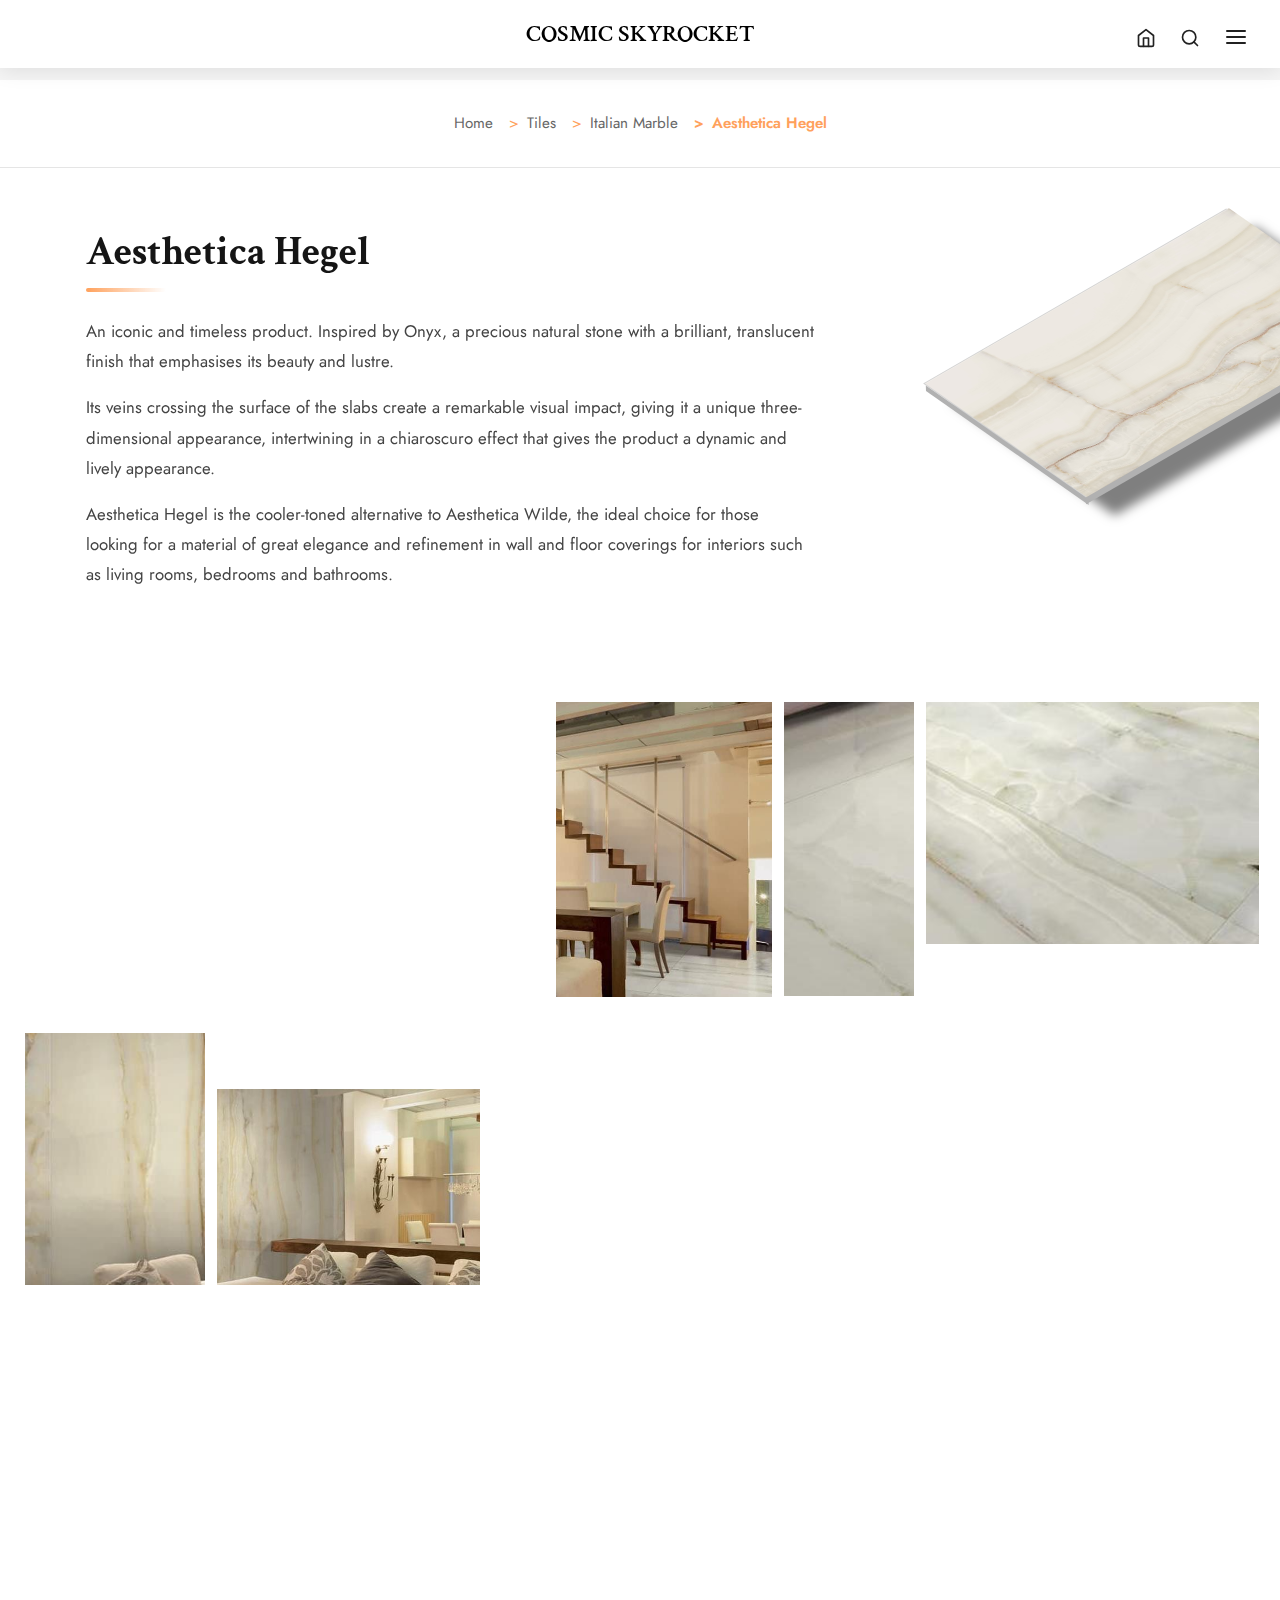
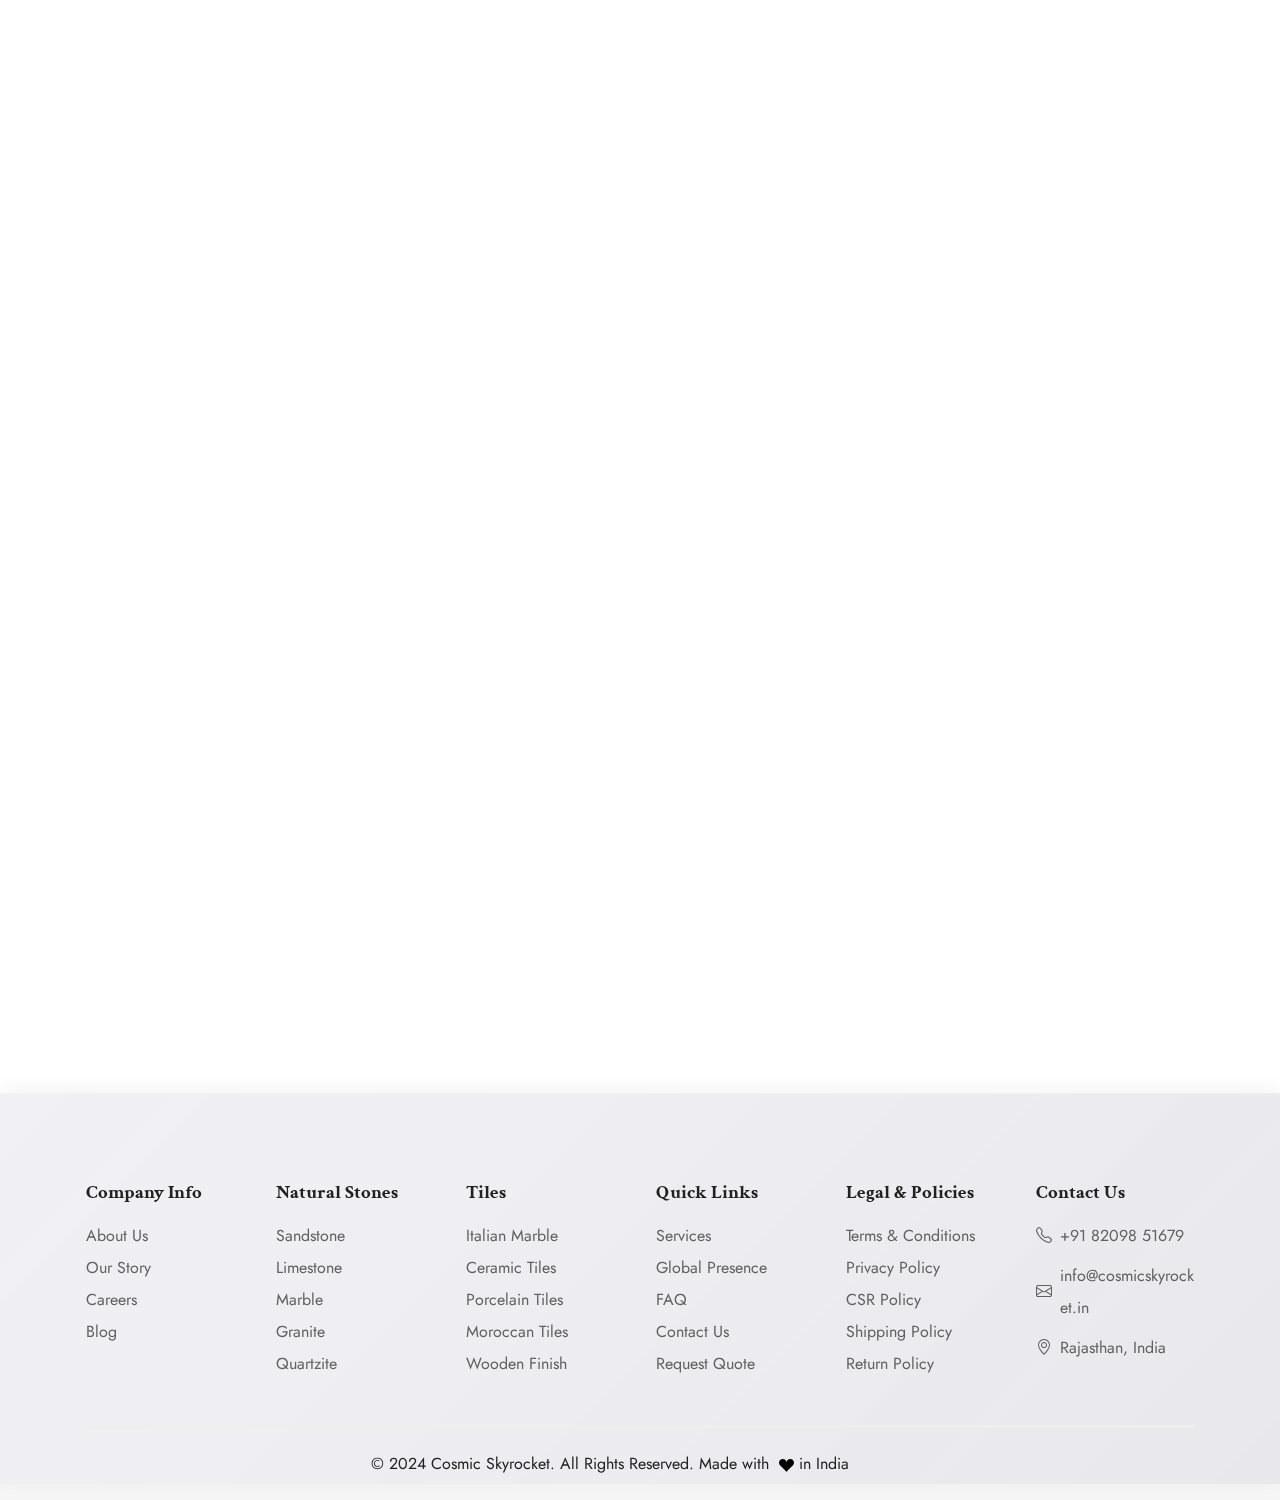
<file: product_details/tiles/Wooden/wooden_design_1.html>
<!DOCTYPE html>
<html lang="en-US" dir="ltr">

  <head>
    <meta charset="utf-8">
    <meta http-equiv="X-UA-Compatible" content="IE=edge">
    <meta name="viewport" content="width=device-width, initial-scale=1">

    <!-- Document Title -->
    <title>Aesthetica Hegel - Italian Marble | Cosmic Skyrocket</title>

    <!-- Favicons -->
    <link rel="apple-touch-icon" sizes="180x180" href="../../../assets/img/favicons/apple-touch-icon.png">
    <link rel="icon" type="image/png" sizes="32x32" href="../../../assets/img/favicons/favicon-32x32.png">
    <link rel="icon" type="image/png" sizes="16x16" href="../../../assets/img/favicons/favicon-16x16.png">
    <link rel="shortcut icon" type="image/x-icon" href="../../../assets/img/favicons/cs-favicon.ico">
    <link rel="manifest" href="../../../assets/img/favicons/manifest.json">
    <meta name="msapplication-TileImage" content="../../../assets/img/favicons/mstile-150x150.png">
    <meta name="theme-color" content="#ffffff">

    <!-- Stylesheets -->
    <link href="../../../assets/css/theme.css" rel="stylesheet" />
    
    <!-- Bootstrap Icons -->
    <link href="https://cdn.jsdelivr.net/npm/bootstrap-icons@1.11.1/font/bootstrap-icons.css" rel="stylesheet">
    
    <!-- AOS CSS -->
    <link href="https://unpkg.com/aos@2.3.1/dist/aos.css" rel="stylesheet">
    
    <!-- Google Fonts - Cinzel -->
    <link href="https://fonts.googleapis.com/css2?family=Cinzel:wght@400;500;600;700;800;900&display=swap" rel="stylesheet">
    
    <!-- Google Fonts - Crimson Text -->
    <link href="https://fonts.googleapis.com/css2?family=Crimson+Text:wght@400;600;700&display=swap" rel="stylesheet">
    
    <!-- Google Fonts - Sacramento -->
    <link href="https://fonts.googleapis.com/css2?family=Sacramento&display=swap" rel="stylesheet">
    
    <!-- Google Fonts - Lora -->
    <link href="https://fonts.googleapis.com/css2?family=Lora:ital,wght@0,400;0,500;0,600;0,700;1,400;1,500;1,600;1,700&display=swap" rel="stylesheet">
    
    <style>
      /* Prevent horizontal scroll */
      html, body {
        overflow-x: hidden;
        max-width: 100%;
      }

      /* Apply Crimson Text font to all headings */
      h1, h2, h3, h4, h5, h6,
      .product-title {
        font-family: 'Crimson Text', serif !important;
      }

      /* Navbar Icons Hover Effect */
      .text-1000 svg,
      .text-1000 .feather {
        transition: stroke 0.3s ease, transform 0.3s ease;
      }

      .text-1000:hover svg,
      .text-1000:hover .feather {
        stroke: #000000 !important;
        transform: scale(1.15);
      }

      /* Button hover effects for search and menu */
      #searchBtn,
      #hamburgerMenuBtn {
        transition: transform 0.3s ease;
      }

      #searchBtn:hover svg,
      #hamburgerMenuBtn:hover svg {
        stroke: #000000 !important;
        transform: scale(1.15);
      }

      /* Navbar - Shrinked State (No animation, semi-transparent) */
      #mainNavbar {
        background: rgba(255, 255, 255, 0.95);
        backdrop-filter: blur(10px);
        -webkit-backdrop-filter: blur(10px);
        box-shadow: 0 2px 20px rgba(0, 0, 0, 0.1);
      }

      /* Glass morphism video effect for COSMIC SKYROCKET text */
      #cosmicBrand {
        position: relative;
      }
      
      #cosmicBrand .fw-bold {
        position: relative;
        z-index: 2;
        color: #000;
        font-family: 'Crimson Text', serif !important;
        font-weight: 600 !important;
        transition: color 0.3s ease;
      }
      
      #cosmicBrand .fw-bold:hover {
        color: #6d5a38;
      }
      
      #tagline {
        color: #666666 !important;
        font-family: 'Sacramento', cursive !important;
        font-size: 0.9rem !important;
      }

      /* Hamburger Menu Styles */
      .hamburger-menu-overlay {
        position: fixed;
        top: 0;
        right: 0;
        width: 100%;
        height: 100%;
        background-color: rgba(0, 0, 0, 0.5);
        z-index: 20000;
        opacity: 0;
        transition: opacity 0.3s ease;
      }

      .hamburger-menu-overlay.active {
        opacity: 1;
      }

      .hamburger-menu-panel {
        position: absolute;
        top: 0;
        right: -400px;
        width: 400px;
        max-width: 90%;
        height: 100%;
        background: rgba(255, 255, 255, 0.25);
        backdrop-filter: blur(20px);
        -webkit-backdrop-filter: blur(20px);
        border-left: 1px solid rgba(255, 255, 255, 0.4);
        box-shadow: -2px 0 30px rgba(0, 0, 0, 0.2);
        overflow-y: auto;
        transition: right 0.3s ease;
        padding: 2rem;
      }

      .hamburger-menu-overlay.active .hamburger-menu-panel {
        right: 0;
      }

      .hamburger-menu-header {
        display: flex;
        justify-content: space-between;
        align-items: center;
        margin-bottom: 2rem;
        padding-bottom: 1rem;
        border-bottom: 2px solid rgba(255, 255, 255, 0.3);
      }

      .hamburger-menu-header h3 {
        font-size: 1.8rem;
        font-weight: 400;
        font-family: 'Crimson Text', serif;
        color: #ffffff;
      }

      .hamburger-menu-content {
        margin-top: 1rem;
      }

      .menu-list {
        list-style: none;
        padding: 0;
        margin: 0;
      }

      .menu-item {
        margin-bottom: 0.5rem;
      }

      .menu-link {
        display: flex;
        justify-content: space-between;
        align-items: center;
        padding: 0.75rem 1rem;
        color: #ffffff;
        text-decoration: none;
        font-size: 1.1rem;
        font-weight: 500;
        border-radius: 8px;
        transition: background-color 0.2s ease, color 0.2s ease;
      }

      .menu-link:hover {
        background-color: rgba(255, 255, 255, 0.2);
        color: #ffffff;
      }

      .dropdown-icon {
        transition: transform 0.3s ease;
        stroke: #ffffff;
      }

      .menu-item-has-children.active > .menu-link .dropdown-icon,
      .submenu-item-has-children.active > .submenu-link .dropdown-icon {
        transform: rotate(180deg);
      }

      .submenu,
      .sub-submenu {
        list-style: none;
        padding-left: 1.5rem;
        margin: 0;
        max-height: 0;
        overflow: hidden;
        transition: max-height 0.3s ease;
      }

      .menu-item-has-children.active > .submenu,
      .submenu-item-has-children.active > .sub-submenu {
        max-height: 500px;
        margin-top: 0.5rem;
      }

      .submenu-item {
        margin-bottom: 0.25rem;
      }

      .submenu-link,
      .sub-submenu-link {
        display: flex;
        justify-content: space-between;
        align-items: center;
        padding: 0.6rem 1rem;
        color: rgba(255, 255, 255, 0.85);
        text-decoration: none;
        font-size: 1rem;
        border-radius: 6px;
        transition: background-color 0.2s ease, color 0.2s ease;
      }

      .submenu-link:hover,
      .sub-submenu-link:hover {
        background-color: rgba(255, 255, 255, 0.15);
        color: #ffffff;
      }

      .sub-submenu {
        padding-left: 1rem;
      }

      .sub-submenu-item {
        margin-bottom: 0.25rem;
      }

      /* Search Overlay Styles */
      .search-overlay {
        position: fixed;
        top: 0;
        left: 0;
        width: 100%;
        height: 100%;
        background: rgba(0, 0, 0, 0);
        backdrop-filter: blur(0px);
        -webkit-backdrop-filter: blur(0px);
        z-index: 30000;
        opacity: 0;
        visibility: hidden;
        transition: opacity 0.4s ease, visibility 0.4s ease, backdrop-filter 0.4s ease;
        pointer-events: none;
      }

      .search-overlay.active {
        opacity: 1;
        visibility: visible;
        backdrop-filter: blur(10px);
        -webkit-backdrop-filter: blur(10px);
        background: rgba(0, 0, 0, 0.3);
        pointer-events: all;
      }

      .search-container {
        position: fixed;
        top: 1.5rem;
        right: 2rem;
        width: 400px;
        transform: translateY(-20px);
        opacity: 0;
        transition: transform 0.4s ease, opacity 0.4s ease;
        z-index: 30001;
      }

      .search-overlay.active .search-container {
        transform: translateY(0);
        opacity: 1;
      }

      .search-close-btn {
        position: absolute;
        top: 10px;
        right: 10px;
        background: none;
        border: none;
        color: #666;
        font-size: 1.5rem;
        cursor: pointer;
        transition: transform 0.3s ease, color 0.3s ease;
        padding: 0;
        line-height: 1;
        z-index: 10;
      }

      .search-close-btn:hover {
        transform: rotate(90deg);
        color: #000000;
      }

      .search-input-wrapper {
        position: relative;
        width: 100%;
        background: transparent;
        border-radius: 0;
        box-shadow: none;
      }

      .search-input-wrapper input {
        width: 100%;
        padding: 15px 60px 15px 20px;
        font-size: 1rem;
        border: none;
        border-bottom: 2px solid #fff;
        border-radius: 0;
        background: transparent;
        color: #fff;
        outline: none;
        transition: all 0.3s ease;
      }

      .search-input-wrapper input:focus {
        border-bottom-color: #ffffff;
        box-shadow: none;
      }

      .search-input-wrapper input::placeholder {
        color: rgba(255, 255, 255, 0.6);
      }

      .search-submit-btn {
        position: absolute;
        right: 8px;
        top: 50%;
        transform: translateY(-50%);
        background: rgba(255, 255, 255, 0.4);
        backdrop-filter: blur(10px);
        -webkit-backdrop-filter: blur(10px);
        border: 1px solid rgba(255, 255, 255, 0.2);
        box-shadow: 0 8px 32px rgba(0, 0, 0, 0.1);
        width: 38px;
        height: 38px;
        border-radius: 50%;
        color: #fff;
        cursor: pointer;
        transition: all 0.3s ease;
        display: flex;
        align-items: center;
        justify-content: center;
      }

      .search-submit-btn:hover {
        transform: translateY(-50%) scale(1.1);
        background: rgba(255, 255, 255, 0.6);
        box-shadow: 0 12px 40px rgba(0, 0, 0, 0.2);
      }

      .search-submit-btn i {
        font-size: 0.9rem;
      }

      .search-suggestions {
        margin-top: 0.5rem;
        background: transparent;
        border-radius: 0;
        padding: 1.5rem;
        box-shadow: none;
        max-height: 0;
        overflow: hidden;
        opacity: 0;
        transition: max-height 0.4s ease, opacity 0.4s ease, padding 0.4s ease;
      }

      .search-overlay.active .search-suggestions {
        max-height: 500px;
        opacity: 1;
      }

      .search-suggestions p {
        color: #fff;
        font-size: 0.75rem;
        margin-bottom: 1rem;
        text-transform: uppercase;
        letter-spacing: 1.5px;
        font-weight: 600;
        text-align: left;
      }

      .search-tags {
        display: flex;
        flex-wrap: wrap;
        gap: 8px;
        justify-content: flex-start;
      }

      .search-tag {
        padding: 6px 14px;
        background: transparent;
        border: 1px solid rgba(224, 224, 224, 0.5);
        border-radius: 16px;
        color: #ffffff;
        text-decoration: none;
        font-size: 0.85rem;
        transition: all 0.3s ease;
        cursor: pointer;
      }

      .search-tag:hover {
        background: #ffffff;
        color: #000000;
        border-color: #ffffff;
        transform: translateY(-2px);
        box-shadow: 0 4px 12px rgba(133, 109, 70, 0.3);
      }

      /* Responsive search overlay */
      @media (max-width: 768px) {
        .search-container {
          right: 1rem;
          left: 1rem;
          width: auto;
        }
        
        .search-input-wrapper input {
          font-size: 0.95rem;
          padding: 12px 55px 12px 16px;
        }

        .search-close-btn {
          font-size: 1.3rem;
        }

        .search-submit-btn {
          width: 35px;
          height: 35px;
        }

        .search-suggestions {
          margin-top: 0.5rem;
          padding: 1rem;
        }
        
        .search-tag {
          font-size: 0.8rem;
          padding: 5px 12px;
        }
      }

      /* Breadcrumb Styles */
      .breadcrumb-section {
        padding: 2rem 0;
        background: linear-gradient(135deg, #FFFFFF 0%, #ffffff 100%);
        border-bottom: 1px solid rgba(0, 0, 0, 0.1);
        margin-top: 80px;
        position: relative;
        z-index: 10;
      }

      .breadcrumb {
        background: none;
        padding: 0;
        margin: 0;
      }

      .breadcrumb-item {
        font-size: 0.95rem;
        color: #666;
      }

      .breadcrumb-item + .breadcrumb-item::before {
        content: ">";
        color: #FFA15C;
        padding: 0 0.5rem;
      }

      .breadcrumb-item a {
        color: #666;
        text-decoration: none;
        transition: color 0.3s ease;
      }

      .breadcrumb-item a:hover {
        color: #FFA15C;
      }

      .breadcrumb-item.active {
        color: #FFA15C;
        font-weight: 600;
      }

      /* Product Details Styles */
      .product-details-section {
        padding: 60px 0;
        background: #fff;
      }

      .product-title {
        font-size: 2.5rem;
        font-weight: 700;
        color: #151515;
        margin-bottom: 1.5rem;
        position: relative;
        padding-bottom: 1rem;
      }

      .product-title::after {
        content: '';
        position: absolute;
        bottom: 0;
        left: 0;
        width: 80px;
        height: 4px;
        background: linear-gradient(90deg, #FFA15C, transparent);
        border-radius: 2px;
      }

      .product-description {
        color: #444444;
        line-height: 1.8;
        font-size: 1.05rem;
        margin-bottom: 2rem;
      }

      .gallery-img {
        margin-top: 2rem;
      }

      .gallery-img img {
        width: 100%;
        border-radius: 10px;
        transition: transform 0.3s ease, box-shadow 0.3s ease;
        box-shadow: 0 4px 15px rgba(0, 0, 0, 0.1);
      }

      .gallery-img img:hover {
        transform: scale(1.02);
        box-shadow: 0 8px 25px rgba(255, 161, 92, 0.3);
      }

      /* 3D Animated Tile - Vector Image Section */
      .map-container {
        position: relative;
        display: flex;
        justify-content: center;
        align-items: center;
        margin: 0;
        padding: 0;
        min-height: 250px;
        padding-left: 17em;
      }

      .map-container ul {
        position: relative;
        display: flex;
        margin: 0;
        padding: 0;
      }

      .map-container ul li {
        list-style: none;
        margin: 0 5px;
        animation: dropDownStraight 0.8s ease-out forwards;
      }

      @keyframes dropDownStraight {
        0% {
          transform: translateY(-150px);
          opacity: 0;
        }
        100% {
          transform: translateY(0);
          opacity: 1;
        }
      }

      .map-container ul li a {
        text-decoration: none;
        display: block;
        width: 350px;
        height: 180px;
        background: #d3d3d3;
        padding-left: 20px;
        text-align: left;
        transform: rotate(-30deg) skew(25deg) translate(0, 0);
        transition: 0.5s;
        box-shadow: 2px 30px 10px rgba(0,0,0,0.5);
        animation: shadowDrop 0.8s ease-out forwards;
      }

      @keyframes shadowDrop {
        0% {
          box-shadow: -50px 50px 50px rgba(0,0,0,0.5);
        }
        100% {
          box-shadow: 2px 30px 10px rgba(0,0,0,0.5);
        }
      }

      .map-container ul li a img {
        width: 180px;
        height: 195%;
        position: absolute;
        top: 0;
        left: 50%;
        transform: rotate(90deg) translateX(-47%) translateY(25.2%);
        transform-origin: center center;
        transition: 0.5s;
      }

      .map-container ul li a::before {
        content: '';
        position: absolute;
        top: 3px;
        right: 100%;
        height: 100%;
        width: 5px;
        background-color: #b1b1b1;
        transition: 0.5s;
        transform: rotate(0deg) skewY(-45deg);
        transform-origin: right center;
      }

      .map-container ul li a::after {
        content: '';
        position: absolute;
        bottom: -6px;
        left: -3px;
        height: 6px;
        width: 100%;
        background: #b1b1b1;
        transition: 0.5s;
        transform: rotate(0deg) skewX(-45deg);
      }

      .map-container ul li a:hover {
        transform: rotate(-30deg) skew(25deg) translate(20px, -15px);
      }

      .map-container ul li:hover:nth-child(1) a {
        background: #d3d3d3;
      }

      .map-container ul li:hover:nth-child(1) a::before {
        background: #b8b8b8;
      }

      .map-container ul li:hover:nth-child(1) a::after {
        background: #e0e0e0;
      }

      /* Thickness Section Styles */
      .thickness-section {
        margin-top: 3rem;
        margin-bottom: 3rem;
      }

      .thickness-title {
        font-size: 1.5rem;
        font-weight: 700;
        color: #151515;
        margin-bottom: 2rem;
        text-align: center;
      }

      .thickness-title .animated-number {
        display: inline-block;
        font-weight: 900;
        animation: numberMorph 3s ease-in-out infinite;
        transform-origin: center;
      }

      @keyframes numberMorph {
        0% {
          transform: scale(1);
          color: #151515;
        }
        16.66% {
          transform: scale(1.15);
          color: #FFA15C;
        }
        33.33% {
          transform: scale(1.25);
          color: #FF8C3C;
        }
        50% {
          transform: scale(1.3);
          color: #FF6B1C;
          font-weight: 900;
        }
        66.66% {
          transform: scale(1.25);
          color: #FF8C3C;
        }
        83.33% {
          transform: scale(1.15);
          color: #FFA15C;
        }
        100% {
          transform: scale(1);
          color: #151515;
        }
      }

      .thickness-tile-container {
        display: flex;
        justify-content: center;
        align-items: center;
        min-height: 300px;
        background: linear-gradient(135deg, #FFFFFF 0%, #ffffff 100%);
        border-radius: 10px;
        padding: 2rem;
      }

      .thickness-tile-list {
        position: relative;
        display: flex;
        margin: 0;
        padding: 0;
        list-style: none;
      }

      .thickness-tile-list li {
        list-style: none;
        margin: 0;
      }

      /* Main tile with 3D transform */
      .thickness-tile-list li a {
        text-decoration: none;
        display: block;
        width: 250px;
        height: 125px;
        background: #fff;
        text-align: left;
        position: relative;
        /* REMOVED overflow: hidden to show pseudo-elements */
        border-radius: 4px;
        
        /* 3D transformation */
        transform: rotate(-30deg) skew(25deg) translate(0, 0);
        transition: box-shadow 0.5s ease;
        box-shadow: 2px 30px 10px rgba(0,0,0,0.5);
        
        /* Default: thickness growth animation */
        animation: growHeight3D 2s ease-in-out infinite alternate;
      }

      /* On hover: continue growth animation with shift + shadow change */
      .thickness-tile-list li a:hover {
        animation: growHeight3DHover 2s ease-in-out infinite alternate;
        box-shadow: -50px 50px 50px rgba(0,0,0,0.5);
      }

      /* Height growth animation (thickness increase/decrease) - Default */
      @keyframes growHeight3D {
        0% {
          transform: rotate(-30deg) skew(25deg) translate(0, 0);
        }
        100% {
          transform: rotate(-30deg) skew(25deg) translate(-10px, -10px);
        }
      }

      /* Height growth animation (thickness increase/decrease) - On Hover with shift */
      @keyframes growHeight3DHover {
        0% {
          transform: rotate(-30deg) skew(25deg) translate(20px, -15px);
        }
        100% {
          transform: rotate(-30deg) skew(25deg) translate(10px, -25px);
        }
      }

      /* Image fills the tile */
      .thickness-tile-list li a img {
        width: 100%;
        height: 100%;
        object-fit: cover;
        position: absolute;
        top: 0;
        left: 0;
        transition: 0.5s;
        border-radius: 4px;
        z-index: 1;
      }

      /* 3D Left Face (::before pseudo-element) */
      .thickness-tile-list li a::before {
        content: '';
        position: absolute;
        top: 3px;
        right: 100%;           /* Positioned to the left of main tile */
        height: 100%;
        width: 5px;            /* Initial width */
        background-color: #b1b1b1;
        
        /* Creates the left face angle */
        transform: rotate(0deg) skewY(-45deg);
        transform-origin: right center;
        
        /* Animates the left face depth */
        animation: growLeft3D 2s ease-in-out infinite alternate;
        z-index: 0;
      }

      /* Continue animation on hover */
      .thickness-tile-list li a:hover::before {
        animation: growLeft3D 2s ease-in-out infinite alternate;
      }

      @keyframes growLeft3D {
        0% {
          width: 5px;        /* Initial depth */
          top: 0px;
        }
        100% {
          width: 20px;       /* Extended depth */
          top: 0px;
        }
      }

      /* 3D Bottom Face (::after pseudo-element) */
      .thickness-tile-list li a::after {
        content: '';
        position: absolute;
        bottom: -6px;          /* Positioned below main tile */
        left: -3px;
        height: 6px;           /* Initial height */
        width: 100%;
        background: #b1b1b1;
        
        /* Creates the bottom face angle */
        transform: rotate(0deg) skewX(-45deg);
        
        /* Animates the bottom face depth */
        animation: growBottom3D 2s ease-in-out infinite alternate;
        z-index: 0;
      }

      /* Continue animation on hover */
      .thickness-tile-list li a:hover::after {
        animation: growBottom3D 2s ease-in-out infinite alternate;
      }

      @keyframes growBottom3D {
        0% {
          bottom: -6px;      /* Initial depth */
          left: -3px;
          height: 6px;
        }
        100% {
          bottom: -18px;     /* Extended depth */
          left: -9px;
          height: 18px;
        }
      }

      /* Contact Form Styles */
      .contact-form-wrapper {
        background: #FFFFFF;
        padding: 2rem;
        border-radius: 10px;
        box-shadow: 0 4px 15px rgba(0, 0, 0, 0.1);
      }

      .contact-form-title {
        font-size: 1.8rem;
        font-weight: 700;
        color: #151515;
        margin-bottom: 1.5rem;
        position: relative;
        padding-bottom: 0.5rem;
      }

      .contact-form-title::after {
        content: '';
        position: absolute;
        bottom: 0;
        left: 0;
        width: 60px;
        height: 3px;
        background: #FFA15C;
        border-radius: 2px;
      }

      .form-control {
        border: 2px solid #e0e0e0;
        border-radius: 8px;
        padding: 12px 15px;
        font-size: 1rem;
        transition: all 0.3s ease;
      }

      .form-control:focus {
        border-color: #FFA15C;
        box-shadow: 0 0 0 0.2rem rgba(255, 161, 92, 0.25);
        outline: none;
      }

      textarea.form-control {
        min-height: 150px;
        resize: vertical;
      }

      .submit-btn {
        background: linear-gradient(135deg, #FFA15C, #FF8C3C);
        border: none;
        color: #fff;
        padding: 12px 40px;
        font-size: 1rem;
        font-weight: 600;
        border-radius: 25px;
        cursor: pointer;
        transition: all 0.3s ease;
        text-transform: uppercase;
        letter-spacing: 1px;
      }

      .submit-btn:hover {
        transform: translateY(-3px);
        box-shadow: 0 5px 20px rgba(255, 161, 92, 0.4);
      }

      /* Applications and Surface Finishes Component */
      .specifications-container {
        margin-top: 3rem;
        position: relative;
        display: flex;
        flex-direction: column;
        align-items: center;
        justify-content: center;
        gap: 60px;
        width: 100%;
      }

      /* Central vertical line - Now split into two */
      .center-line {
        display: none;
      }

      /* Container for upper section (Applications) */
      .upper-section {
        position: relative;
        width: 100%;
        min-height: 200px;
        display: flex;
        align-items: center;
        justify-content: center;
      }

      /* Upper section line */
      .upper-section::after {
        content: '';
        position: absolute;
        left: 30%;
        top: 0;
        bottom: 0;
        width: 2px;
        background: #333;
        transform: translateX(-50%);
        z-index: 1;
      }

      /* Container for lower section (Surface Finishes) */
      .lower-section {
        position: relative;
        width: 100%;
        min-height: 200px;
        display: flex;
        align-items: flex-end;
        justify-content: center;
      }

      /* Lower section line */
      .lower-section::after {
        content: '';
        position: absolute;
        left: 50%;
        top: 0;
        bottom: 0;
        width: 2px;
        background: #333;
        transform: translateX(-50%);
        z-index: 1;
      }

      /* Left side of upper section - 06 and APPLICATIONS */
      .upper-left {
        position: absolute;
        left: 0;
        width: 30%;
        display: flex;
        align-items: center;
        justify-content: flex-end;
        gap: 20px;
        padding-right: 15px;
        z-index: 2;
      }

      .upper-left .big-num {
        font-size: 120px;
        font-weight: 700;
        line-height: 1;
        font-family: Georgia, "Times New Roman", serif;
        color: transparent;
        -webkit-text-stroke: 3px #333;
        text-stroke: 3px #333;
        transform: translateY(-40px);
      }

      .upper-left .vtext {
        writing-mode: vertical-rl;
        text-orientation: mixed;
        transform: rotate(180deg);
        font-weight: 500;
        letter-spacing: 3px;
        font-size: 19px;
        color: #333;
      }

      /* Right side of upper section - Applications list */
      .upper-right {
        position: absolute;
        left: 30%;
        width: 70%;
        display: flex;
        align-items: center;
        padding-left: 20px;
        z-index: 2;
      }

      .upper-right .list-items {
        display: flex;
        flex-direction: column;
        gap: 6px;
        font-size: 18px;
        color: #999;
        line-height: 1.4;
      }

      /* Left side of lower section - Surface finishes list */
      .lower-left {
        position: absolute;
        left: 0;
        width: 50%;
        display: flex;
        align-items: flex-end;
        justify-content: flex-end;
        padding-right: 20px;
        z-index: 2;
      }

      .lower-left .list-items {
        display: flex;
        flex-direction: column;
        gap: 6px;
        font-size: 18px;
        color: #999;
        line-height: 1.4;
        text-align: right;
      }

      /* Right side of lower section - SURFACE FINISHES and 06 */
      .lower-right {
        position: absolute;
        left: 50%;
        width: 50%;
        display: flex;
        align-items: center;
        gap: 20px;
        padding-left: 15px;
        z-index: 2;
      }

      .lower-right .vtext {
        writing-mode: vertical-rl;
        text-orientation: mixed;
        transform: rotate(180deg);
        font-weight: 500;
        letter-spacing: 3px;
        font-size: 19px;
        color: #333;
      }

      .lower-right .big-num {
        font-size: 120px;
        font-weight: 700;
        line-height: 1;
        font-family: Georgia, "Times New Roman", serif;
        color: transparent;
        -webkit-text-stroke: 3px #333;
        text-stroke: 3px #333;
        transform: translateY(40px);
      }

      /* Responsive */
      @media (max-width: 768px) {
        .hamburger-menu-panel {
          width: 320px;
        }

        .product-title {
          font-size: 2rem;
        }

        .breadcrumb-section {
          margin-top: 70px;
        }

        .specifications-container {
          gap: 40px;
        }

        .upper-section,
        .lower-section {
          min-height: 180px;
        }

        .upper-left .big-num,
        .lower-right .big-num {
          font-size: 80px;
        }

        .upper-left,
        .upper-right,
        .lower-left,
        .lower-right {
          padding-left: 20px;
          padding-right: 20px;
        }

        .upper-right .list-items,
        .lower-left .list-items {
          font-size: 16px;
        }

        .thickness-tile-container {
          min-height: 250px;
          padding: 1rem;
        }

        .thickness-tile-list li a {
          width: 280px;
          height: 150px;
        }

        .thickness-title {
          font-size: 1.2rem;
        }
      }



      /* Size Comparison Chart Styles */
      .size-comparison-wrapper {
        padding: 2rem 0;
        overflow-x: auto;
      }

      .size-comparison-container {
        display: flex;
        align-items: flex-end;
        justify-content: center;
        gap: 40px;
        min-height: 300px;
        padding: 20px;
        flex-wrap: wrap;
      }

      .size-item {
        transition: transform 0.3s ease;
      }

      .size-item:hover {
        transform: translateY(-5px);
      }

      .tile-rectangle {
        box-shadow: 0 4px 6px rgba(0, 0, 0, 0.1);
        transition: all 0.3s ease;
      }

      .tile-rectangle:hover {
        box-shadow: 0 6px 12px rgba(0, 0, 0, 0.15);
        background-color: #999 !important;
      }

      .size-label {
        min-width: 100px;
      }

      @media (max-width: 768px) {
        .size-comparison-container {
          gap: 25px;
        }

        .size-visual {
          transform: scale(0.8);
        }
      }

      @media (max-width: 576px) {
        .size-comparison-container {
          gap: 20px;
          flex-direction: row;
          justify-content: flex-start;
        }

        .size-visual {
          transform: scale(0.7);
        }

        .size-label strong {
          font-size: 0.75rem !important;
        }

        .size-label p {
          font-size: 0.7rem !important;
        }
      }

      /* Photo Gallery Collage Styles - Masonry Layout */
      .gallery-section {
        margin-top: 3rem;
        margin-bottom: 3rem;
        background-color: #ffffff;
        padding: 2rem 0;
        overflow-x: hidden;
        width: 100vw;
        position: relative;
        left: 50%;
        right: 50%;
        margin-left: -50vw;
        margin-right: -50vw;
      }

      .gallery {
        display: grid;
        grid-template-columns: 180px 263px 216px 130px 333px;
        grid-template-rows: 53px 242px 56px 196px;
        gap: 12px;
        max-width: 1166px;
        margin: 0 auto;
        padding: 0 2rem;
      }

      .gallery figure {
        margin: 0;
        position: relative;
        overflow: hidden;
        transition: transform 0.3s ease, box-shadow 0.3s ease;
      }

      .gallery figure:hover {
        transform: translateY(-4px);
        box-shadow: 0 8px 16px rgba(0, 0, 0, 0.15);
        z-index: 10;
      }

      .gallery img {
        width: 100%;
        height: 100%;
        object-fit: cover;
        display: block;
      }

      /* Image 1 - Bottom-left (180x252) - aligned bottom with Image 2 */
      .gallery .image-1 {
        grid-column: 1;
        grid-row: 2 / 5;
        width: 180px;
        height: 252px;
        align-self: end;
        margin-left: -4rem;
      }

      /* Image 2 - Right of Image 1 (263x196) */
      .gallery .image-2 {
        grid-column: 2;
        grid-row: 4 / 5;
        width: 263px;
        height: 196px;
        margin-left: -4rem;
      }

      /* Image 3 - Top-left area (216x295) */
      .gallery .image-3 {
        grid-column: 3;
        grid-row: 1 / 5;
        width: 216px;
        height: 295px;
      }

      /* Image 4 - Right of Image 3 (130x294) */
      .gallery .image-4 {
        grid-column: 4;
        grid-row: 1 / 5;
        width: 130px;
        height: 294px;
      }

      /* Image 5 - Right of Image 4 (333x242) */
      .gallery .image-5 {
        grid-column: 5;
        grid-row: 1 / 3;
        width: 333px;
        height: 242px;
      }

      /* Responsive Design */
      @media (max-width: 1200px) {
        .gallery {
          grid-template-columns: 1fr 1fr;
          grid-template-rows: auto;
          gap: 20px;
          max-width: 600px;
        }

        .gallery .image-1,
        .gallery .image-2,
        .gallery .image-3,
        .gallery .image-4,
        .gallery .image-5 {
          grid-column: auto;
          grid-row: auto;
          width: 100%;
          height: auto;
          aspect-ratio: auto;
        }

        .gallery .image-1 {
          aspect-ratio: 180 / 252;
        }

        .gallery .image-2 {
          aspect-ratio: 263 / 196;
        }

        .gallery .image-3 {
          aspect-ratio: 216 / 295;
        }

        .gallery .image-4 {
          aspect-ratio: 130 / 294;
        }

        .gallery .image-5 {
          aspect-ratio: 333 / 242;
          grid-column: 1 / -1;
        }
      }

      @media (max-width: 768px) {
        .gallery {
          grid-template-columns: 1fr;
          max-width: 400px;
        }

        .gallery .image-1,
        .gallery .image-2,
        .gallery .image-3,
        .gallery .image-4,
        .gallery .image-5 {
          grid-column: 1;
        }
      }

      @media (max-width: 768px) {
        .gallery .image-1 {
          width: 250px;
          height: 600px;
        }

        .gallery .image-2 {
          width: 200px;
          height: 130px;
        }

        .gallery .image-3 {
          width: 230px;
          height: 230px;
        }

        .gallery .image-4 {
          width: 140px;
          height: 100px;
        }

        .gallery .image-5 {
          width: 160px;
          height: 250px;
        }

        .gallery .left-group,
        .gallery .right-group {
          gap: 20px;
        }

        .gallery .middle-left-stack {
          gap: 20px;
        }
      }

      @media (max-width: 480px) {
        .gallery {
          padding: 0 1rem;
        }

        .gallery .left-group,
        .gallery .right-group {
          flex-direction: column;
          align-items: center;
        }

        .gallery .middle-left-stack {
          align-items: center;
        }

        .gallery .image-1,
        .gallery .image-2,
        .gallery .image-3,
        .gallery .image-4,
        .gallery .image-5 {
          width: 100%;
          max-width: 300px;
          height: auto;
          aspect-ratio: auto;
        }

        .gallery .image-1 {
          aspect-ratio: 327/788;
        }

        .gallery .image-2 {
          aspect-ratio: 258/161;
        }

        .gallery .image-3 {
          aspect-ratio: 1/1;
        }

        .gallery .image-4 {
          aspect-ratio: 172/121;
        }

        .gallery .image-5 {
          aspect-ratio: 197/315;
        }
      }

    </style>

  </head>

  <body>

    <!-- Main Content -->
    <div class="main-wrapper">
      <main class="main" id="top">
        
        <!-- NAVBAR - Shrinked State -->
        <nav id="mainNavbar" class="navbar navbar-expand-lg navbar-light fixed-top d-block" data-navbar-on-scroll="data-navbar-on-scroll" style="transition: all 0.3s ease; padding-top: 1rem; padding-bottom: 1rem;">
          <div class="container d-flex flex-column justify-content-center align-items-center">
            <a id="cosmicBrand" class="navbar-brand d-inline-flex text-center" href="index.html" style="transition: all 0.3s ease; font-size: 1.5rem; margin: 0;">
              <span class="fw-bold">COSMIC SKYROCKET</span>
            </a>
          </div>
        </nav>
        
        <!-- Fixed Icons in top-right corner -->
        <div class="position-fixed d-flex align-items-center" style="top: 1.5rem; right: 2rem; z-index: 10000; gap: 1.5rem;">
          <a class="text-1000" href="index.html" title="Home">
            <svg class="feather feather-home" xmlns="http://www.w3.org/2000/svg" width="20" height="20" viewBox="0 0 24 24" fill="none" stroke="currentColor" stroke-width="2" stroke-linecap="round" stroke-linejoin="round">
              <path d="M3 9l9-7 9 7v11a2 2 0 0 1-2 2H5a2 2 0 0 1-2-2z"></path>
              <polyline points="9 22 9 12 15 12 15 22"></polyline>
            </svg>
          </a>
          <button id="searchBtn" class="btn btn-link text-1000 p-0" title="Search" style="border: none; background: none;">
            <svg class="feather feather-search" xmlns="http://www.w3.org/2000/svg" width="20" height="20" viewBox="0 0 24 24" fill="none" stroke="currentColor" stroke-width="2" stroke-linecap="round" stroke-linejoin="round">
              <circle cx="11" cy="11" r="8"></circle>
              <line x1="21" y1="21" x2="16.65" y2="16.65"></line>
            </svg>
          </button>
          <button id="hamburgerMenuBtn" class="btn btn-link text-1000 p-0" title="Menu" style="border: none; background: none;">
            <svg class="feather feather-menu" xmlns="http://www.w3.org/2000/svg" width="24" height="24" viewBox="0 0 24 24" fill="none" stroke="currentColor" stroke-width="2" stroke-linecap="round" stroke-linejoin="round">
              <line x1="3" y1="12" x2="21" y2="12"></line>
              <line x1="3" y1="6" x2="21" y2="6"></line>
              <line x1="3" y1="18" x2="21" y2="18"></line>
            </svg>
          </button>
        </div>
        
        <!-- Hamburger Menu Overlay -->
        <div id="hamburgerMenuOverlay" class="hamburger-menu-overlay" style="display: none;">
          <div class="hamburger-menu-panel">
            <div class="hamburger-menu-header">
              <h3 class="mb-0">Cosmic Skyrocket</h3>
              <button id="closeMenuBtn" class="btn btn-link p-0" style="font-size: 2rem; border: none; background: none; color: #ffffff;">
                <svg xmlns="http://www.w3.org/2000/svg" width="28" height="28" viewBox="0 0 24 24" fill="none" stroke="currentColor" stroke-width="2" stroke-linecap="round" stroke-linejoin="round">
                  <line x1="18" y1="6" x2="6" y2="18"></line>
                  <line x1="6" y1="6" x2="18" y2="18"></line>
                </svg>
              </button>
            </div>
            <nav class="hamburger-menu-content">
              <ul class="menu-list">
                <li class="menu-item">
                  <a href="index.html" class="menu-link">Home</a>
                </li>
                <li class="menu-item">
                  <a href="#!" class="menu-link">About us</a>
                </li>
                <li class="menu-item">
                  <a href="#!" class="menu-link">Blogs</a>
                </li>
                <li class="menu-item menu-item-has-children">
                  <a href="#!" class="menu-link menu-dropdown-toggle">
                    Natural Stone
                    <svg class="dropdown-icon" xmlns="http://www.w3.org/2000/svg" width="16" height="16" viewBox="0 0 24 24" fill="none" stroke="currentColor" stroke-width="2" stroke-linecap="round" stroke-linejoin="round">
                      <polyline points="6 9 12 15 18 9"></polyline>
                    </svg>
                  </a>
                  <ul class="submenu">
                    <li class="submenu-item">
                      <a href="#!" class="submenu-link">Sandstone</a>
                    </li>
                    <li class="submenu-item">
                      <a href="#!" class="submenu-link">Limestone</a>
                    </li>
                  </ul>
                </li>
                <li class="menu-item menu-item-has-children">
                  <a href="#!" class="menu-link menu-dropdown-toggle">
                    Tiles
                    <svg class="dropdown-icon" xmlns="http://www.w3.org/2000/svg" width="16" height="16" viewBox="0 0 24 24" fill="none" stroke="currentColor" stroke-width="2" stroke-linecap="round" stroke-linejoin="round">
                      <polyline points="6 9 12 15 18 9"></polyline>
                    </svg>
                  </a>
                  <ul class="submenu">
                    <li class="submenu-item">
                      <a href="#!" class="submenu-link">Italian</a>
                    </li>
                    <li class="submenu-item">
                      <a href="#!" class="submenu-link">Material</a>
                    </li>
                    <li class="submenu-item submenu-item-has-children">
                      <a href="#!" class="submenu-link submenu-dropdown-toggle">
                        Other Stone
                        <svg class="dropdown-icon" xmlns="http://www.w3.org/2000/svg" width="14" height="14" viewBox="0 0 24 24" fill="none" stroke="currentColor" stroke-width="2" stroke-linecap="round" stroke-linejoin="round">
                          <polyline points="6 9 12 15 18 9"></polyline>
                        </svg>
                      </a>
                      <ul class="sub-submenu">
                        <li class="sub-submenu-item">
                          <a href="#!" class="sub-submenu-link">Morrocan</a>
                        </li>
                        <li class="sub-submenu-item">
                          <a href="#!" class="sub-submenu-link">Wooden</a>
                        </li>
                      </ul>
                    </li>
                  </ul>
                </li>
                <li class="menu-item">
                  <a href="#!" class="menu-link">Packaging</a>
                </li>
              </ul>
            </nav>
          </div>
        </div>
        
        <!-- Search Overlay -->
        <div id="searchOverlay" class="search-overlay">
          <div class="search-container">
            <div class="search-input-wrapper">
              <form id="searchForm" action="#" method="get">
                <input 
                  type="text" 
                  id="searchInput" 
                  placeholder="Search for tiles, stones, products..." 
                  autocomplete="off"
                  autofocus
                />
                <button type="submit" class="search-submit-btn" aria-label="Search">
                  <i class="bi bi-search"></i>
                </button>
              </form>
            </div>
            
            <div class="search-suggestions">
              <p>Popular Searches</p>
              <div class="search-tags">
                <a href="#!" class="search-tag">Natural Stone</a>
                <a href="#!" class="search-tag">Sandstone</a>
                <a href="#!" class="search-tag">Limestone</a>
                <a href="#!" class="search-tag">Italian Tiles</a>
                <a href="#!" class="search-tag">Moroccan Tiles</a>
                <a href="#!" class="search-tag">Ceramic Tiles</a>
                <a href="#!" class="search-tag">Porcelain</a>
                <a href="#!" class="search-tag">Wooden Finish</a>
              </div>
            </div>
          </div>
        </div>

        <!-- Breadcrumb Section -->
        <section class="breadcrumb-section">
          <div class="container">
            <div class="row">
              <div class="col-lg-12">
                <nav aria-label="breadcrumb">
                  <ol class="breadcrumb justify-content-center">
                    <li class="breadcrumb-item"><a href="index.html">Home</a></li>
                    <li class="breadcrumb-item"><a href="#!">Tiles</a></li>
                    <li class="breadcrumb-item"><a href="#!">Italian Marble</a></li>
                    <li class="breadcrumb-item active" aria-current="page">Aesthetica Hegel</li>
                  </ol>
                </nav>
              </div>
            </div>
          </div>
        </section>

        <!-- Product Details Section -->
        <section class="product-details-section">
          <div class="container">
            <div class="row">
              
              <!-- Left Column - Product Description -->
              <div class="col-lg-8">
                <h1 class="product-title" data-aos="fade-up">Aesthetica Hegel</h1>
                
                <div class="product-description" data-aos="fade-up" data-aos-delay="100">
                  <p>An iconic and timeless product. Inspired by Onyx, a precious natural stone with a brilliant, translucent finish that emphasises its beauty and lustre.</p>
                  
                  <p>Its veins crossing the surface of the slabs create a remarkable visual impact, giving it a unique three-dimensional appearance, intertwining in a chiaroscuro effect that gives the product a dynamic and lively appearance.</p>
                  
                  <p>Aesthetica Hegel is the cooler-toned alternative to Aesthetica Wilde, the ideal choice for those looking for a material of great elegance and refinement in wall and floor coverings for interiors such as living rooms, bedrooms and bathrooms.</p>
                </div>
              </div>

              <!-- Right Column - 3D Animated Vector Image -->
              <div class="col-lg-4">
                <div class="map-container">
                  <ul>
                    <li>
                      <a href="#">
                        <img src="../../../assets/img/tiles/aesthetica hegel/vector.jpg" alt="Aesthetica Hegel Vector">
                      </a>
                    </li>
                  </ul>
                </div>
              </div>
            </div>

            <!-- Full Width Collage Section -->
            <div class="row">
              <div class="col-12">
                <div class="gallery-section" data-aos="fade-up" data-aos-delay="200">
                  <div class="gallery">
                    
                    <!-- Image 1 - Bottom-left (180x252) -->
                    <figure class="image-1">
                      <img src="../../../assets/img/tiles-collage/Italian Marble/aesthetica hegel/cropped_images/int1_crop_001.jpg" alt="">
                    </figure>

                    <!-- Image 2 - Right of Image 1 (263x196) -->
                    <figure class="image-2">
                      <img src="../../../assets/img/tiles-collage/Italian Marble/aesthetica hegel/cropped_images/int1_crop_002.jpg" alt="">
                    </figure>

                    <!-- Image 3 - Top-left area (216x295) -->
                    <figure class="image-3">
                      <img src="../../../assets/img/tiles-collage/Italian Marble/aesthetica hegel/cropped_images/int1_crop_003.jpg" alt="">
                    </figure>

                    <!-- Image 4 - Right of Image 3 (130x294) -->
                    <figure class="image-4">
                      <img src="../../../assets/img/tiles-collage/Italian Marble/aesthetica hegel/cropped_images/int1_crop_004.jpg" alt="">
                    </figure>

                    <!-- Image 5 - Right of Image 4 (333x242) -->
                    <figure class="image-5">
                      <img src="../../../assets/img/tiles-collage/Italian Marble/aesthetica hegel/cropped_images/int1_crop_005.jpg" alt="">
                    </figure>

                  </div>
                </div>
              </div>
            </div>

            <!-- Applications, Surface Finishes & Thickness Section -->
            <div class="row">
              
              <!-- Left Column - Applications and Surface Finishes -->
              <div class="col-lg-8">







                <!-- Applications and Surface Finishes Component -->
                <div class="specifications-container" data-aos="fade-up" data-aos-delay="300">
                  <!-- Central vertical line -->
                  <div class="center-line"></div>

                  <!-- Upper Section: Applications -->
                  <div class="upper-section">
                    <!-- Left: 06 and APPLICATIONS vertical text -->
                    <div class="upper-left">
                      <div class="big-num">06</div>
                      <div class="vtext">APPLICATIONS</div>
                    </div>

                    <!-- Right: Applications list -->
                    <div class="upper-right">
                      <div class="list-items">
                        <div>Kitchen</div>
                        <div>Outdoor</div>
                        <div>Bedroom</div>
                        <div>Bathroom</div>
                        <div>Living Room</div>
                        <div>Commercial</div>
                      </div>
                    </div>
                  </div>

                  <!-- Lower Section: Surface Finishes -->
                  <div class="lower-section">
                    <!-- Left: Surface finishes list (right-aligned) -->
                    <div class="lower-left">
                      <div class="list-items">
                        <div>Satin</div>
                        <div>Matte</div>
                        <div>Carving</div>
                        <div>Polished</div>
                        <div>High Gloss</div>
                        <div>Matte Carving</div>
                      </div>
                    </div>

                    <!-- Right: SURFACE FINISHES vertical text and 06 -->
                    <div class="lower-right">
                      <div class="vtext">SURFACE FINISHES</div>
                      <div class="big-num">06</div>
                    </div>
                  </div>
                </div>
              </div>

              <!-- Right Column - Thickness Section -->
              <div class="col-lg-4">
                <!-- Thickness Section -->
                <div class="thickness-section" data-aos="fade-up" data-aos-delay="400">
                  <div style="display: flex; align-items: center; gap: 20px; justify-content: flex-start;">
                    <!-- Left Side - Available Thickness Text -->
                    <div style="display: flex; flex-direction: column; align-items: flex-start;">
                      <div style="writing-mode: vertical-rl; text-orientation: mixed; transform: rotate(180deg); font-weight: 700; letter-spacing: 3px; font-size: 30px; color: #333; white-space: nowrap;">
                        AVAILABLE THICKNESS
                      </div>
                    </div>
                    
                    <!-- Right Side - Thickness PNG and Animation -->
                    <div style="flex: 1; display: flex; flex-direction: column; align-items: center; margin-left: 70px;">
                      <div style="text-align: center; margin-bottom: 20px; position: relative; display: inline-block;">
                        <img src="../../../assets/img/cosmic-icons/thickness.PNG" alt="Thickness" style="height: 7em; width: auto; display: block;">
                        <div style="position: absolute; top: 50%; left: 50%; transform: translate(-50%, -50%); font-size: 1.2rem; font-weight: 700; color: #151515; white-space: nowrap;">
                          <span class="animated-number">6</span> mm
                        </div>
                      </div>
                      <div class="thickness-tile-container">
                        <ul class="thickness-tile-list">
                          <li>
                            <a href="#">
                              <img src="../../../assets/img/tiles/aesthetica hegel/vector.jpg" alt="Thickness Vector">
                            </a>
                          </li>
                        </ul>
                      </div>
                    </div>
                  </div>
                </div>
              </div>

            </div>
          </div>
        </section>

        

        <!-- SIZE COMPARISON CHART SECTION -->
        <section class="py-8" style="background-color: #ffffff;">
          <div class="container">
            
            <!-- Section Title -->
            <div class="text-center mb-5" data-aos="fade-up">
              <h2 class="fw-bold mb-2" style="font-size: 2.5rem; color: #1a1a1a;">Tiles Size Reference</h2>
              <p class="text-muted" style="font-size: 1.1rem;">The sizes are customisable</p>
            </div>

            <!-- Size Comparison Chart -->
            <div class="size-comparison-wrapper" data-aos="fade-up" data-aos-delay="100">
              <div style="display: flex; align-items: flex-end; justify-content: center; gap: 40px;">
                
                <!-- Left Side: Vertical Line with 04 and SIZES -->
                <div style="display: flex; align-items: flex-start; gap: 15px; margin-bottom: 45px;">
                  <!-- 04 Number and Vertical Section -->
                  <div style="display: flex; align-items: flex-end; gap: 15px;">
                    <!-- 04 Number (Hollow/Outline Style) -->
                    <div style="font-size: 80px; font-weight: 700; line-height: 1; font-family: Georgia, 'Times New Roman', serif; color: transparent; -webkit-text-stroke: 2px #333; text-stroke: 2px #333;">04</div>
                    
                    <!-- Vertical Line and SIZES Text Container -->
                    <div style="display: flex; flex-direction: column; align-items: center; justify-content: flex-end;">
                      <!-- SIZES Text (Vertical, bottom to top) -->
                      <div style="writing-mode: vertical-rl; text-orientation: mixed; transform: rotate(180deg); font-weight: 700; letter-spacing: 3px; font-size: 13px; color: #333; margin-bottom: 10px;">
                        SIZES
                      </div>
                      <!-- Vertical Line -->
                      <div style="width: 2px; height: 200px; background-color: #333;"></div>
                    </div>
                  </div>
                </div>

                <!-- Size Comparison Container -->
                <div class="size-comparison-container">
                  
                  <!-- Human Reference (170 cm) -->
                <div class="size-item" style="display: flex; flex-direction: column; align-items: center;">
                  <div class="size-visual" style="height: 170px; display: flex; align-items: flex-end; justify-content: center;">
                    <img src="../../../assets/img/gallery/human_size.PNG" alt="Human Reference 170cm" style="height: 170px; width: auto; max-width: 60px; object-fit: contain; object-position: bottom;">
                  </div>
                  <div class="size-label" style="margin-top: 10px; text-align: center;">
                    <strong style="font-size: 0.9rem; color: #333;">170 cm</strong>
                    <p style="font-size: 0.8rem; color: #666; margin: 0;">Human Height</p>
                  </div>
                </div>

                <!-- Tile 1: 160 x 320 cm -->
                <div class="size-item" style="display: flex; flex-direction: column; align-items: center;">
                  <div class="size-visual" style="height: 170px; display: flex; align-items: flex-end; justify-content: center;">
                    <div class="tile-rectangle" style="width: 100px; height: 200px; background-color: #b0b0b0; border: 2px solid #888; border-radius: 2px;"></div>
                  </div>
                  <div class="size-label" style="margin-top: 10px; text-align: center;">
                    <strong style="font-size: 1.1rem; color: #333;">160 x 320 cm</strong>
                    <p style="font-size: 1rem; color: #666; margin: 0;">Large Format Tile</p>
                  </div>
                </div>

                <!-- Tile 2: 120 x 280 cm -->
                <div class="size-item" style="display: flex; flex-direction: column; align-items: center;">
                  <div class="size-visual" style="height: 170px; display: flex; align-items: flex-end; justify-content: center;">
                    <div class="tile-rectangle" style="width: 75px; height: 175px; background-color: #b0b0b0; border: 2px solid #888; border-radius: 2px;"></div>
                  </div>
                  <div class="size-label" style="margin-top: 10px; text-align: center;">
                    <strong style="font-size: 1.1rem; color: #333;">120 x 280 cm</strong>
                    <p style="font-size: 1rem; color: #666; margin: 0;">Extra Large Tile</p>
                  </div>
                </div>

                <!-- Tile 3: 120 x 120 cm -->
                <div class="size-item" style="display: flex; flex-direction: column; align-items: center;">
                  <div class="size-visual" style="height: 170px; display: flex; align-items: flex-end; justify-content: center;">
                    <div class="tile-rectangle" style="width: 75px; height: 75px; background-color: #b0b0b0; border: 2px solid #888; border-radius: 2px;"></div>
                  </div>
                  <div class="size-label" style="margin-top: 10px; text-align: center;">
                    <strong style="font-size: 1.1rem; color: #333;">120 x 120 cm</strong>
                    <p style="font-size: 1rem; color: #666; margin: 0;">Square Tile</p>
                  </div>
                </div>

                <!-- Tile 4: 120 x 120 cm -->
                <div class="size-item" style="display: flex; flex-direction: column; align-items: center;">
                  <div class="size-visual" style="height: 170px; display: flex; align-items: flex-end; justify-content: center;">
                    <div class="tile-rectangle" style="width: 40px; height: 80px; background-color: #b0b0b0; border: 2px solid #888; border-radius: 2px;"></div>
                  </div>
                  <div class="size-label" style="margin-top: 10px; text-align: center;">
                    <strong style="font-size: 1.1rem; color: #333;">120 x 120 cm</strong>
                    <p style="font-size: 1rem; color: #666; margin: 0;">Square Tile</p>
                  </div>
                </div>

              </div>

              </div>
            </div>

          </div>
        </section>
        <!-- END SIZE COMPARISON CHART SECTION -->


        <!-- FOOTER -->
        <section class="py-0 pt-7" style="background: linear-gradient(135deg, rgba(240, 240, 245, 0.9), rgba(230, 230, 235, 0.95)); backdrop-filter: blur(10px); -webkit-backdrop-filter: blur(10px); border-top: 1px solid rgba(255, 255, 255, 0.3); box-shadow: 0 -4px 20px rgba(0, 0, 0, 0.05);">
          <div class="container">
            <div class="row">
              
              <!-- Company Info -->
              <div class="col-6 col-lg-2 mb-3">
                <h5 class="lh-lg fw-bold text-1000">Company Info</h5>
                <ul class="list-unstyled mb-md-4 mb-lg-0">
                  <li class="lh-lg"><a class="text-800 text-decoration-none" href="#about">About Us</a></li>
                  <li class="lh-lg"><a class="text-800 text-decoration-none" href="#!">Our Story</a></li>
                  <li class="lh-lg"><a class="text-800 text-decoration-none" href="#!">Careers</a></li>
                  <li class="lh-lg"><a class="text-800 text-decoration-none" href="#!">Blog</a></li>
                </ul>
              </div>

              <!-- Natural Stones -->
              <div class="col-6 col-lg-2 mb-3">
                <h5 class="lh-lg fw-bold text-1000">Natural Stones</h5>
                <ul class="list-unstyled mb-md-4 mb-lg-0">
                  <li class="lh-lg"><a class="text-800 text-decoration-none" href="#!">Sandstone</a></li>
                  <li class="lh-lg"><a class="text-800 text-decoration-none" href="#!">Limestone</a></li>
                  <li class="lh-lg"><a class="text-800 text-decoration-none" href="#!">Marble</a></li>
                  <li class="lh-lg"><a class="text-800 text-decoration-none" href="#!">Granite</a></li>
                  <li class="lh-lg"><a class="text-800 text-decoration-none" href="#!">Quartzite</a></li>
                </ul>
              </div>

              <!-- Tiles -->
              <div class="col-6 col-lg-2 mb-3">
                <h5 class="lh-lg fw-bold text-1000">Tiles</h5>
                <ul class="list-unstyled mb-md-4 mb-lg-0">
                  <li class="lh-lg"><a class="text-800 text-decoration-none" href="#!">Italian Marble</a></li>
                  <li class="lh-lg"><a class="text-800 text-decoration-none" href="#!">Ceramic Tiles</a></li>
                  <li class="lh-lg"><a class="text-800 text-decoration-none" href="#!">Porcelain Tiles</a></li>
                  <li class="lh-lg"><a class="text-800 text-decoration-none" href="#!">Moroccan Tiles</a></li>
                  <li class="lh-lg"><a class="text-800 text-decoration-none" href="#!">Wooden Finish</a></li>
                </ul>
              </div>

              <!-- Quick Links -->
              <div class="col-6 col-lg-2 mb-3">
                <h5 class="lh-lg fw-bold text-1000">Quick Links</h5>
                <ul class="list-unstyled mb-md-4 mb-lg-0">
                  <li class="lh-lg"><a class="text-800 text-decoration-none" href="#services">Services</a></li>
                  <li class="lh-lg"><a class="text-800 text-decoration-none" href="#global-presence">Global Presence</a></li>
                  <li class="lh-lg"><a class="text-800 text-decoration-none" href="#faq">FAQ</a></li>
                  <li class="lh-lg"><a class="text-800 text-decoration-none" href="#!">Contact Us</a></li>
                  <li class="lh-lg"><a class="text-800 text-decoration-none" href="#!">Request Quote</a></li>
                </ul>
              </div>

              <!-- Legal & Policies -->
              <div class="col-6 col-lg-2 mb-3">
                <h5 class="lh-lg fw-bold text-1000">Legal & Policies</h5>
                <ul class="list-unstyled mb-md-4 mb-lg-0">
                  <li class="lh-lg"><a class="text-800 text-decoration-none" href="#!">Terms & Conditions</a></li>
                  <li class="lh-lg"><a class="text-800 text-decoration-none" href="#!">Privacy Policy</a></li>
                  <li class="lh-lg"><a class="text-800 text-decoration-none" href="#!">CSR Policy</a></li>
                  <li class="lh-lg"><a class="text-800 text-decoration-none" href="#!">Shipping Policy</a></li>
                  <li class="lh-lg"><a class="text-800 text-decoration-none" href="#!">Return Policy</a></li>
                </ul>
              </div>

              <!-- Contact Information -->
              <div class="col-6 col-lg-2 mb-3">
                <h5 class="lh-lg fw-bold text-1000">Contact Us</h5>
                <ul class="list-unstyled mb-md-4 mb-lg-0">
                  <li class="lh-lg mb-2">
                    <a class="text-800 text-decoration-none d-flex align-items-center" href="tel:+918209851679">
                      <i class="bi bi-telephone me-2 flex-shrink-0"></i><span>+91 82098 51679</span>
                    </a>
                  </li>
                  <li class="lh-lg mb-2">
                    <a class="text-800 text-decoration-none d-flex align-items-center" href="mailto:info@cosmicskyrocket.in">
                      <i class="bi bi-envelope me-2 flex-shrink-0"></i><span class="text-break">info@cosmicskyrocket.in</span>
                    </a>
                  </li>
                  <li class="lh-lg">
                    <span class="text-800 d-flex align-items-center">
                      <i class="bi bi-geo-alt me-2 flex-shrink-0"></i><span>Rajasthan, India</span>
                    </span>
                  </li>
                </ul>
              </div>
              
            </div>
            
            <div class="border-bottom border-3 mt-4"></div>
            
            <div class="row flex-center my-3">
              <div class="col-md-6 order-1 order-md-0">
                <p class="my-2 text-1000 text-center text-md-start"> 
                  &copy; 2024 Cosmic Skyrocket. All Rights Reserved. Made with&nbsp;
                  <svg class="bi bi-suit-heart-fill" xmlns="http://www.w3.org/2000/svg" width="15" height="15" fill="#000000" viewBox="0 0 16 16">
                    <path d="M4 1c2.21 0 4 1.755 4 3.92C8 2.755 9.79 1 12 1s4 1.755 4 3.92c0 3.263-3.234 4.414-7.608 9.608a.513.513 0 0 1-.784 0C3.234 9.334 0 8.183 0 4.92 0 2.755 1.79 1 4 1z"></path>
                  </svg>&nbsp;in India
                </p>
              </div>
              <!-- Social Media Icons - Commented Out
              <div class="col-md-6">
                <div class="text-center text-md-end">
                  <a href="#!" class="text-decoration-none me-3" title="Facebook"><span data-feather="facebook"></span></a>
                  <a href="#!" class="text-decoration-none me-3" title="Instagram"><span data-feather="instagram"></span></a>
                  <a href="#!" class="text-decoration-none me-3" title="LinkedIn"><span data-feather="linkedin"></span></a>
                  <a href="#!" class="text-decoration-none me-3" title="Twitter"><span data-feather="twitter"></span></a>
                  <a href="#!" class="text-decoration-none" title="YouTube"><span data-feather="youtube"></span></a>
                </div>
              </div>
              -->
            </div>
          </div>
        </section>

      </main>
    </div>

    <!-- JavaScripts -->
    <script src="../../../vendors/@popperjs/popper.min.js"></script>
    <script src="../../../vendors/bootstrap/bootstrap.min.js"></script>
    <script src="../../../vendors/is/is.min.js"></script>
    <script src="https://polyfill.io/v3/polyfill.min.js?features=window.scroll"></script>
    <script src="../../../vendors/feather-icons/feather.min.js"></script>
    <script>
      feather.replace();
    </script>
    <script src="../../../assets/js/theme.js"></script>

    <!-- AOS JS -->
    <script src="https://unpkg.com/aos@2.3.1/dist/aos.js"></script>

    <!-- Initialize AOS -->
    <script>
      AOS.init({
        duration: 600,
        easing: 'ease-in-out',
        once: true,
        mirror: false,
        offset: 100
      });
    </script>

    <!-- Hamburger Menu & Search Script -->
    <script>
      document.addEventListener('DOMContentLoaded', function() {
        // Hamburger Menu Toggle
        const hamburgerBtn = document.getElementById('hamburgerMenuBtn');
        const closeMenuBtn = document.getElementById('closeMenuBtn');
        const menuOverlay = document.getElementById('hamburgerMenuOverlay');
        
        // Open menu
        hamburgerBtn.addEventListener('click', function() {
          menuOverlay.style.display = 'block';
          setTimeout(function() {
            menuOverlay.classList.add('active');
          }, 10);
        });
        
        // Close menu
        function closeMenu() {
          menuOverlay.classList.remove('active');
          setTimeout(function() {
            menuOverlay.style.display = 'none';
          }, 300);
        }
        
        closeMenuBtn.addEventListener('click', closeMenu);
        
        // Close menu when clicking overlay
        menuOverlay.addEventListener('click', function(e) {
          if (e.target === menuOverlay) {
            closeMenu();
          }
        });
        
        // Dropdown Toggle
        const dropdownToggles = document.querySelectorAll('.menu-dropdown-toggle, .submenu-dropdown-toggle');
        
        dropdownToggles.forEach(function(toggle) {
          toggle.addEventListener('click', function(e) {
            e.preventDefault();
            const parentItem = this.parentElement;
            const wasActive = parentItem.classList.contains('active');
            
            // Close all sibling dropdowns
            const siblings = Array.from(parentItem.parentElement.children);
            siblings.forEach(function(sibling) {
              if (sibling !== parentItem) {
                sibling.classList.remove('active');
              }
            });
            
            // Toggle current dropdown
            if (wasActive) {
              parentItem.classList.remove('active');
            } else {
              parentItem.classList.add('active');
            }
          });
        });
        
        // Search Overlay Functionality
        const searchBtn = document.getElementById('searchBtn');
        const searchOverlay = document.getElementById('searchOverlay');
        const searchInput = document.getElementById('searchInput');
        const searchForm = document.getElementById('searchForm');
        const searchContainer = document.querySelector('.search-container');
        
        // Open search overlay
        searchBtn.addEventListener('click', function() {
          searchOverlay.classList.add('active');
          document.body.style.overflow = 'hidden'; // Prevent background scrolling
          setTimeout(() => {
            searchInput.focus();
          }, 400);
        });
        
        // Close on overlay click (outside search container and popular searches)
        searchOverlay.addEventListener('click', function(e) {
          // Check if click is outside the search container
          if (!searchContainer.contains(e.target)) {
            searchOverlay.classList.remove('active');
            document.body.style.overflow = '';
            searchInput.value = '';
          }
        });
        
        // Close on ESC key
        document.addEventListener('keydown', function(e) {
          if (e.key === 'Escape' && searchOverlay.classList.contains('active')) {
            searchOverlay.classList.remove('active');
            document.body.style.overflow = '';
            searchInput.value = '';
          }
        });
        
        // Handle search form submission
        searchForm.addEventListener('submit', function(e) {
          e.preventDefault();
          const searchTerm = searchInput.value.trim();
          if (searchTerm) {
            console.log('Searching for:', searchTerm);
            alert('Searching for: ' + searchTerm);
          }
        });
        
        // Handle search tag clicks
        const searchTags = document.querySelectorAll('.search-tag');
        searchTags.forEach(function(tag) {
          tag.addEventListener('click', function(e) {
            e.preventDefault();
            const tagText = this.textContent;
            searchInput.value = tagText;
            searchInput.focus();
          });
        });

        // Contact Form Submission
        const contactForm = document.getElementById('contactForm');
        if (contactForm) {
          contactForm.addEventListener('submit', function(e) {
            e.preventDefault();
            alert('Thank you for your message! We will get back to you soon.');
            contactForm.reset();
          });
        }

        // Animated Number - Morph from 6 to 9
        const animatedNumber = document.querySelector('.animated-number');
        if (animatedNumber) {
          const numbers = [6, 7, 8, 9, 8, 7];
          let currentIndex = 0;
          
          // Start immediately
          animatedNumber.textContent = numbers[currentIndex];
          
          setInterval(function() {
            currentIndex = (currentIndex + 1) % numbers.length;
            animatedNumber.textContent = numbers[currentIndex];
          }, 650); // Change number every 1 second
        }
      });
    </script>

    <link href="https://fonts.googleapis.com/css2?family=Jost:wght@200;300;400;500;600;700;800;900&amp;display=swap" rel="stylesheet">
  </body>

</html>
</file>
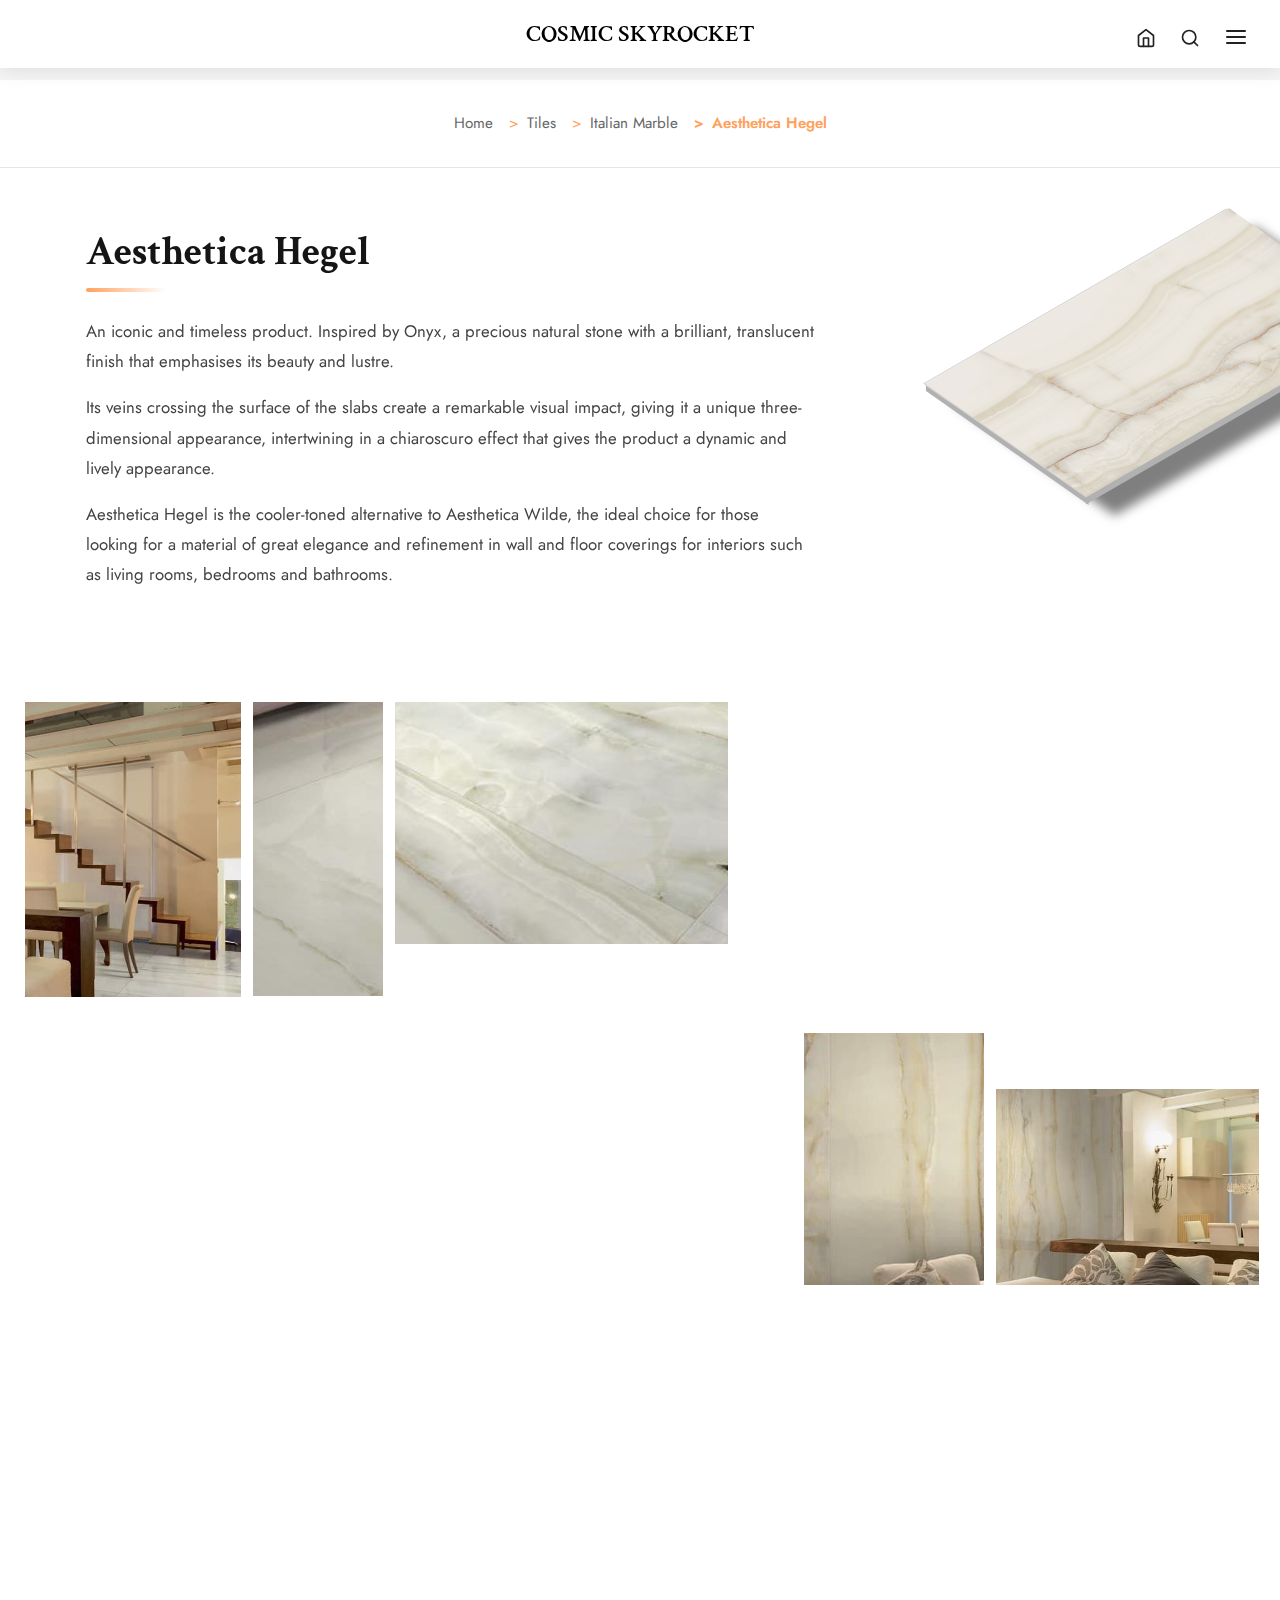
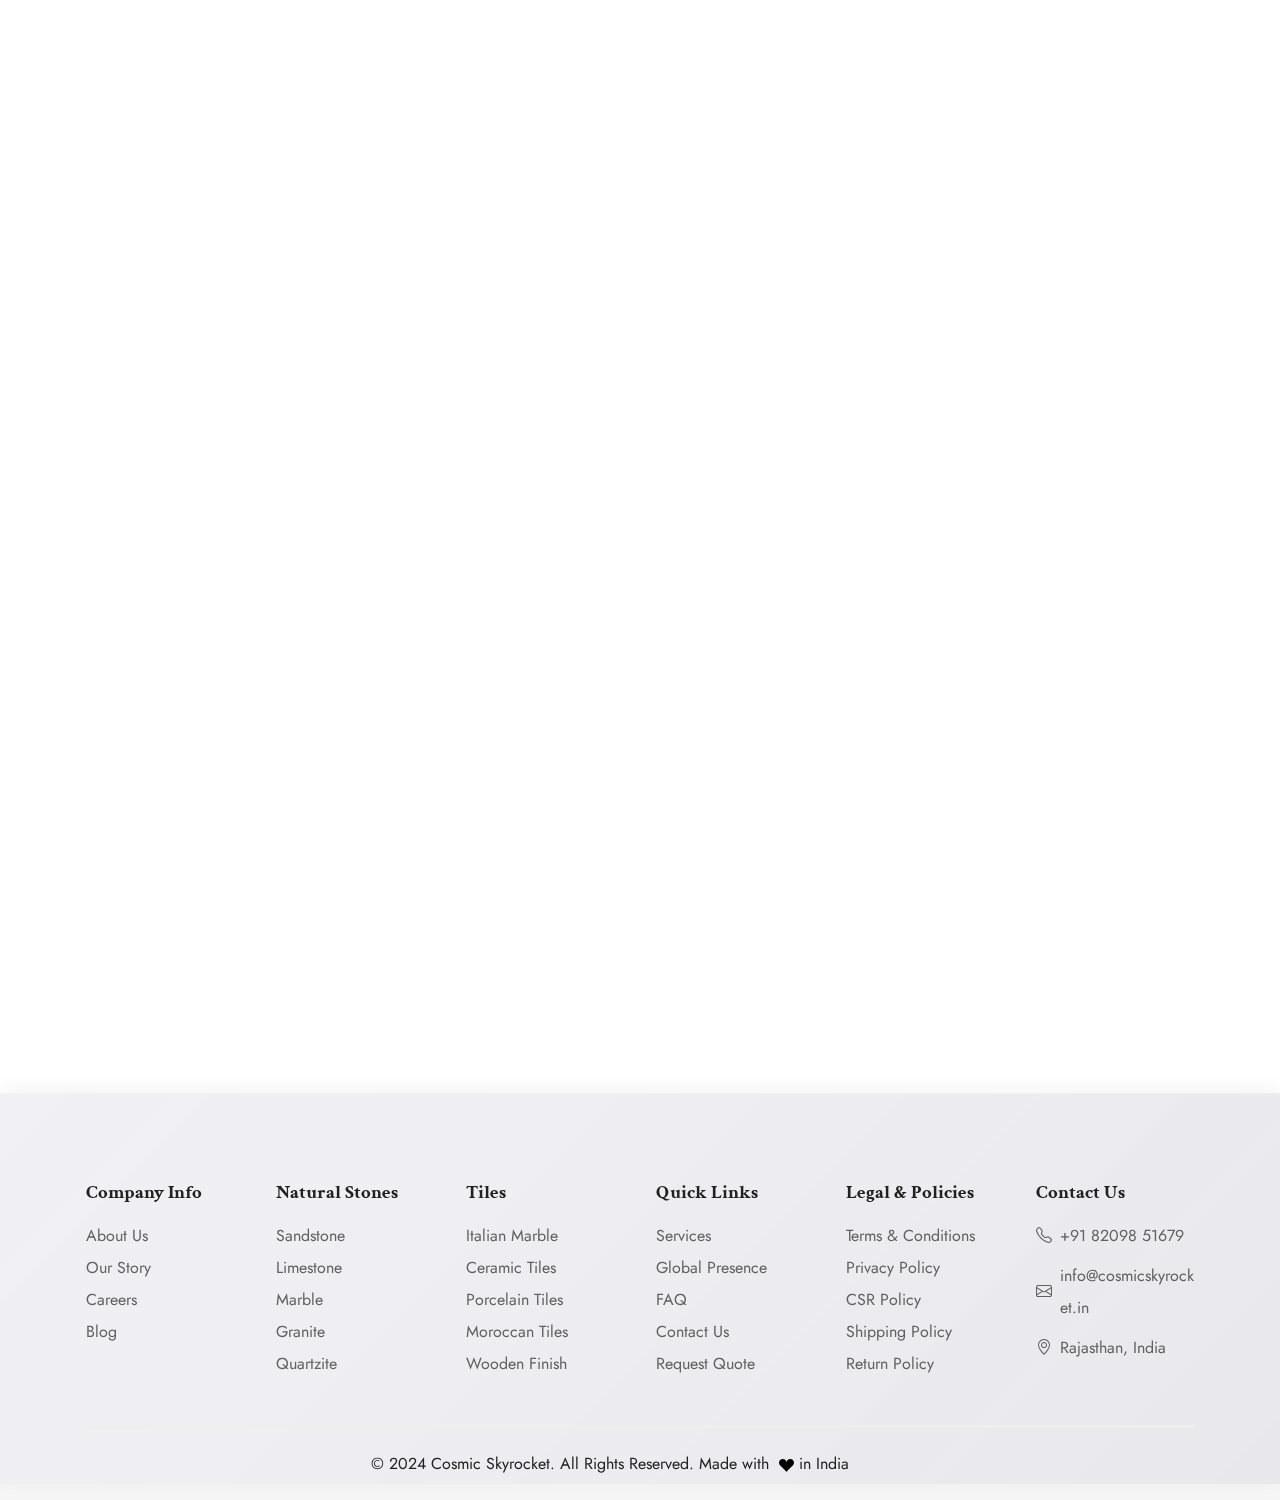
<file: product_details/tiles/Wooden/wooden_design_2.html>
<!DOCTYPE html>
<html lang="en-US" dir="ltr">

  <head>
    <meta charset="utf-8">
    <meta http-equiv="X-UA-Compatible" content="IE=edge">
    <meta name="viewport" content="width=device-width, initial-scale=1">

    <!-- Document Title -->
    <title>Aesthetica Hegel - Italian Marble | Cosmic Skyrocket</title>

    <!-- Favicons -->
    <link rel="apple-touch-icon" sizes="180x180" href="../../../assets/img/favicons/apple-touch-icon.png">
    <link rel="icon" type="image/png" sizes="32x32" href="../../../assets/img/favicons/favicon-32x32.png">
    <link rel="icon" type="image/png" sizes="16x16" href="../../../assets/img/favicons/favicon-16x16.png">
    <link rel="shortcut icon" type="image/x-icon" href="../../../assets/img/favicons/cs-favicon.ico">
    <link rel="manifest" href="../../../assets/img/favicons/manifest.json">
    <meta name="msapplication-TileImage" content="../../../assets/img/favicons/mstile-150x150.png">
    <meta name="theme-color" content="#ffffff">

    <!-- Stylesheets -->
    <link href="../../../assets/css/theme.css" rel="stylesheet" />
    
    <!-- Bootstrap Icons -->
    <link href="https://cdn.jsdelivr.net/npm/bootstrap-icons@1.11.1/font/bootstrap-icons.css" rel="stylesheet">
    
    <!-- AOS CSS -->
    <link href="https://unpkg.com/aos@2.3.1/dist/aos.css" rel="stylesheet">
    
    <!-- Google Fonts - Cinzel -->
    <link href="https://fonts.googleapis.com/css2?family=Cinzel:wght@400;500;600;700;800;900&display=swap" rel="stylesheet">
    
    <!-- Google Fonts - Crimson Text -->
    <link href="https://fonts.googleapis.com/css2?family=Crimson+Text:wght@400;600;700&display=swap" rel="stylesheet">
    
    <!-- Google Fonts - Sacramento -->
    <link href="https://fonts.googleapis.com/css2?family=Sacramento&display=swap" rel="stylesheet">
    
    <!-- Google Fonts - Lora -->
    <link href="https://fonts.googleapis.com/css2?family=Lora:ital,wght@0,400;0,500;0,600;0,700;1,400;1,500;1,600;1,700&display=swap" rel="stylesheet">
    
    <style>
      /* Prevent horizontal scroll */
      html, body {
        overflow-x: hidden;
        max-width: 100%;
      }

      /* Apply Crimson Text font to all headings */
      h1, h2, h3, h4, h5, h6,
      .product-title {
        font-family: 'Crimson Text', serif !important;
      }

      /* Navbar Icons Hover Effect */
      .text-1000 svg,
      .text-1000 .feather {
        transition: stroke 0.3s ease, transform 0.3s ease;
      }

      .text-1000:hover svg,
      .text-1000:hover .feather {
        stroke: #000000 !important;
        transform: scale(1.15);
      }

      /* Button hover effects for search and menu */
      #searchBtn,
      #hamburgerMenuBtn {
        transition: transform 0.3s ease;
      }

      #searchBtn:hover svg,
      #hamburgerMenuBtn:hover svg {
        stroke: #000000 !important;
        transform: scale(1.15);
      }

      /* Navbar - Shrinked State (No animation, semi-transparent) */
      #mainNavbar {
        background: rgba(255, 255, 255, 0.95);
        backdrop-filter: blur(10px);
        -webkit-backdrop-filter: blur(10px);
        box-shadow: 0 2px 20px rgba(0, 0, 0, 0.1);
      }

      /* Glass morphism video effect for COSMIC SKYROCKET text */
      #cosmicBrand {
        position: relative;
      }
      
      #cosmicBrand .fw-bold {
        position: relative;
        z-index: 2;
        color: #000;
        font-family: 'Crimson Text', serif !important;
        font-weight: 600 !important;
        transition: color 0.3s ease;
      }
      
      #cosmicBrand .fw-bold:hover {
        color: #6d5a38;
      }
      
      #tagline {
        color: #666666 !important;
        font-family: 'Sacramento', cursive !important;
        font-size: 0.9rem !important;
      }

      /* Hamburger Menu Styles */
      .hamburger-menu-overlay {
        position: fixed;
        top: 0;
        right: 0;
        width: 100%;
        height: 100%;
        background-color: rgba(0, 0, 0, 0.5);
        z-index: 20000;
        opacity: 0;
        transition: opacity 0.3s ease;
      }

      .hamburger-menu-overlay.active {
        opacity: 1;
      }

      .hamburger-menu-panel {
        position: absolute;
        top: 0;
        right: -400px;
        width: 400px;
        max-width: 90%;
        height: 100%;
        background: rgba(255, 255, 255, 0.25);
        backdrop-filter: blur(20px);
        -webkit-backdrop-filter: blur(20px);
        border-left: 1px solid rgba(255, 255, 255, 0.4);
        box-shadow: -2px 0 30px rgba(0, 0, 0, 0.2);
        overflow-y: auto;
        transition: right 0.3s ease;
        padding: 2rem;
      }

      .hamburger-menu-overlay.active .hamburger-menu-panel {
        right: 0;
      }

      .hamburger-menu-header {
        display: flex;
        justify-content: space-between;
        align-items: center;
        margin-bottom: 2rem;
        padding-bottom: 1rem;
        border-bottom: 2px solid rgba(255, 255, 255, 0.3);
      }

      .hamburger-menu-header h3 {
        font-size: 1.8rem;
        font-weight: 400;
        font-family: 'Crimson Text', serif;
        color: #ffffff;
      }

      .hamburger-menu-content {
        margin-top: 1rem;
      }

      .menu-list {
        list-style: none;
        padding: 0;
        margin: 0;
      }

      .menu-item {
        margin-bottom: 0.5rem;
      }

      .menu-link {
        display: flex;
        justify-content: space-between;
        align-items: center;
        padding: 0.75rem 1rem;
        color: #ffffff;
        text-decoration: none;
        font-size: 1.1rem;
        font-weight: 500;
        border-radius: 8px;
        transition: background-color 0.2s ease, color 0.2s ease;
      }

      .menu-link:hover {
        background-color: rgba(255, 255, 255, 0.2);
        color: #ffffff;
      }

      .dropdown-icon {
        transition: transform 0.3s ease;
        stroke: #ffffff;
      }

      .menu-item-has-children.active > .menu-link .dropdown-icon,
      .submenu-item-has-children.active > .submenu-link .dropdown-icon {
        transform: rotate(180deg);
      }

      .submenu,
      .sub-submenu {
        list-style: none;
        padding-left: 1.5rem;
        margin: 0;
        max-height: 0;
        overflow: hidden;
        transition: max-height 0.3s ease;
      }

      .menu-item-has-children.active > .submenu,
      .submenu-item-has-children.active > .sub-submenu {
        max-height: 500px;
        margin-top: 0.5rem;
      }

      .submenu-item {
        margin-bottom: 0.25rem;
      }

      .submenu-link,
      .sub-submenu-link {
        display: flex;
        justify-content: space-between;
        align-items: center;
        padding: 0.6rem 1rem;
        color: rgba(255, 255, 255, 0.85);
        text-decoration: none;
        font-size: 1rem;
        border-radius: 6px;
        transition: background-color 0.2s ease, color 0.2s ease;
      }

      .submenu-link:hover,
      .sub-submenu-link:hover {
        background-color: rgba(255, 255, 255, 0.15);
        color: #ffffff;
      }

      .sub-submenu {
        padding-left: 1rem;
      }

      .sub-submenu-item {
        margin-bottom: 0.25rem;
      }

      /* Search Overlay Styles */
      .search-overlay {
        position: fixed;
        top: 0;
        left: 0;
        width: 100%;
        height: 100%;
        background: rgba(0, 0, 0, 0);
        backdrop-filter: blur(0px);
        -webkit-backdrop-filter: blur(0px);
        z-index: 30000;
        opacity: 0;
        visibility: hidden;
        transition: opacity 0.4s ease, visibility 0.4s ease, backdrop-filter 0.4s ease;
        pointer-events: none;
      }

      .search-overlay.active {
        opacity: 1;
        visibility: visible;
        backdrop-filter: blur(10px);
        -webkit-backdrop-filter: blur(10px);
        background: rgba(0, 0, 0, 0.3);
        pointer-events: all;
      }

      .search-container {
        position: fixed;
        top: 1.5rem;
        right: 2rem;
        width: 400px;
        transform: translateY(-20px);
        opacity: 0;
        transition: transform 0.4s ease, opacity 0.4s ease;
        z-index: 30001;
      }

      .search-overlay.active .search-container {
        transform: translateY(0);
        opacity: 1;
      }

      .search-close-btn {
        position: absolute;
        top: 10px;
        right: 10px;
        background: none;
        border: none;
        color: #666;
        font-size: 1.5rem;
        cursor: pointer;
        transition: transform 0.3s ease, color 0.3s ease;
        padding: 0;
        line-height: 1;
        z-index: 10;
      }

      .search-close-btn:hover {
        transform: rotate(90deg);
        color: #000000;
      }

      .search-input-wrapper {
        position: relative;
        width: 100%;
        background: transparent;
        border-radius: 0;
        box-shadow: none;
      }

      .search-input-wrapper input {
        width: 100%;
        padding: 15px 60px 15px 20px;
        font-size: 1rem;
        border: none;
        border-bottom: 2px solid #fff;
        border-radius: 0;
        background: transparent;
        color: #fff;
        outline: none;
        transition: all 0.3s ease;
      }

      .search-input-wrapper input:focus {
        border-bottom-color: #ffffff;
        box-shadow: none;
      }

      .search-input-wrapper input::placeholder {
        color: rgba(255, 255, 255, 0.6);
      }

      .search-submit-btn {
        position: absolute;
        right: 8px;
        top: 50%;
        transform: translateY(-50%);
        background: rgba(255, 255, 255, 0.4);
        backdrop-filter: blur(10px);
        -webkit-backdrop-filter: blur(10px);
        border: 1px solid rgba(255, 255, 255, 0.2);
        box-shadow: 0 8px 32px rgba(0, 0, 0, 0.1);
        width: 38px;
        height: 38px;
        border-radius: 50%;
        color: #fff;
        cursor: pointer;
        transition: all 0.3s ease;
        display: flex;
        align-items: center;
        justify-content: center;
      }

      .search-submit-btn:hover {
        transform: translateY(-50%) scale(1.1);
        background: rgba(255, 255, 255, 0.6);
        box-shadow: 0 12px 40px rgba(0, 0, 0, 0.2);
      }

      .search-submit-btn i {
        font-size: 0.9rem;
      }

      .search-suggestions {
        margin-top: 0.5rem;
        background: transparent;
        border-radius: 0;
        padding: 1.5rem;
        box-shadow: none;
        max-height: 0;
        overflow: hidden;
        opacity: 0;
        transition: max-height 0.4s ease, opacity 0.4s ease, padding 0.4s ease;
      }

      .search-overlay.active .search-suggestions {
        max-height: 500px;
        opacity: 1;
      }

      .search-suggestions p {
        color: #fff;
        font-size: 0.75rem;
        margin-bottom: 1rem;
        text-transform: uppercase;
        letter-spacing: 1.5px;
        font-weight: 600;
        text-align: left;
      }

      .search-tags {
        display: flex;
        flex-wrap: wrap;
        gap: 8px;
        justify-content: flex-start;
      }

      .search-tag {
        padding: 6px 14px;
        background: transparent;
        border: 1px solid rgba(224, 224, 224, 0.5);
        border-radius: 16px;
        color: #ffffff;
        text-decoration: none;
        font-size: 0.85rem;
        transition: all 0.3s ease;
        cursor: pointer;
      }

      .search-tag:hover {
        background: #ffffff;
        color: #000000;
        border-color: #ffffff;
        transform: translateY(-2px);
        box-shadow: 0 4px 12px rgba(133, 109, 70, 0.3);
      }

      /* Responsive search overlay */
      @media (max-width: 768px) {
        .search-container {
          right: 1rem;
          left: 1rem;
          width: auto;
        }
        
        .search-input-wrapper input {
          font-size: 0.95rem;
          padding: 12px 55px 12px 16px;
        }

        .search-close-btn {
          font-size: 1.3rem;
        }

        .search-submit-btn {
          width: 35px;
          height: 35px;
        }

        .search-suggestions {
          margin-top: 0.5rem;
          padding: 1rem;
        }
        
        .search-tag {
          font-size: 0.8rem;
          padding: 5px 12px;
        }
      }

      /* Breadcrumb Styles */
      .breadcrumb-section {
        padding: 2rem 0;
        background: linear-gradient(135deg, #FFFFFF 0%, #ffffff 100%);
        border-bottom: 1px solid rgba(0, 0, 0, 0.1);
        margin-top: 80px;
        position: relative;
        z-index: 10;
      }

      .breadcrumb {
        background: none;
        padding: 0;
        margin: 0;
      }

      .breadcrumb-item {
        font-size: 0.95rem;
        color: #666;
      }

      .breadcrumb-item + .breadcrumb-item::before {
        content: ">";
        color: #FFA15C;
        padding: 0 0.5rem;
      }

      .breadcrumb-item a {
        color: #666;
        text-decoration: none;
        transition: color 0.3s ease;
      }

      .breadcrumb-item a:hover {
        color: #FFA15C;
      }

      .breadcrumb-item.active {
        color: #FFA15C;
        font-weight: 600;
      }

      /* Product Details Styles */
      .product-details-section {
        padding: 60px 0;
        background: #fff;
      }

      .product-title {
        font-size: 2.5rem;
        font-weight: 700;
        color: #151515;
        margin-bottom: 1.5rem;
        position: relative;
        padding-bottom: 1rem;
      }

      .product-title::after {
        content: '';
        position: absolute;
        bottom: 0;
        left: 0;
        width: 80px;
        height: 4px;
        background: linear-gradient(90deg, #FFA15C, transparent);
        border-radius: 2px;
      }

      .product-description {
        color: #444444;
        line-height: 1.8;
        font-size: 1.05rem;
        margin-bottom: 2rem;
      }

      .gallery-img {
        margin-top: 2rem;
      }

      .gallery-img img {
        width: 100%;
        border-radius: 10px;
        transition: transform 0.3s ease, box-shadow 0.3s ease;
        box-shadow: 0 4px 15px rgba(0, 0, 0, 0.1);
      }

      .gallery-img img:hover {
        transform: scale(1.02);
        box-shadow: 0 8px 25px rgba(255, 161, 92, 0.3);
      }

      /* 3D Animated Tile - Vector Image Section */
      .map-container {
        position: relative;
        display: flex;
        justify-content: center;
        align-items: center;
        margin: 0;
        padding: 0;
        min-height: 250px;
        padding-left: 17em;
      }

      .map-container ul {
        position: relative;
        display: flex;
        margin: 0;
        padding: 0;
      }

      .map-container ul li {
        list-style: none;
        margin: 0 5px;
        animation: dropDownStraight 0.8s ease-out forwards;
      }

      @keyframes dropDownStraight {
        0% {
          transform: translateY(-150px);
          opacity: 0;
        }
        100% {
          transform: translateY(0);
          opacity: 1;
        }
      }

      .map-container ul li a {
        text-decoration: none;
        display: block;
        width: 350px;
        height: 180px;
        background: #d3d3d3;
        padding-left: 20px;
        text-align: left;
        transform: rotate(-30deg) skew(25deg) translate(0, 0);
        transition: 0.5s;
        box-shadow: 2px 30px 10px rgba(0,0,0,0.5);
        animation: shadowDrop 0.8s ease-out forwards;
      }

      @keyframes shadowDrop {
        0% {
          box-shadow: -50px 50px 50px rgba(0,0,0,0.5);
        }
        100% {
          box-shadow: 2px 30px 10px rgba(0,0,0,0.5);
        }
      }

      .map-container ul li a img {
        width: 180px;
        height: 195%;
        position: absolute;
        top: 0;
        left: 50%;
        transform: rotate(90deg) translateX(-47%) translateY(25.2%);
        transform-origin: center center;
        transition: 0.5s;
      }

      .map-container ul li a::before {
        content: '';
        position: absolute;
        top: 3px;
        right: 100%;
        height: 100%;
        width: 5px;
        background-color: #b1b1b1;
        transition: 0.5s;
        transform: rotate(0deg) skewY(-45deg);
        transform-origin: right center;
      }

      .map-container ul li a::after {
        content: '';
        position: absolute;
        bottom: -6px;
        left: -3px;
        height: 6px;
        width: 100%;
        background: #b1b1b1;
        transition: 0.5s;
        transform: rotate(0deg) skewX(-45deg);
      }

      .map-container ul li a:hover {
        transform: rotate(-30deg) skew(25deg) translate(20px, -15px);
      }

      .map-container ul li:hover:nth-child(1) a {
        background: #d3d3d3;
      }

      .map-container ul li:hover:nth-child(1) a::before {
        background: #b8b8b8;
      }

      .map-container ul li:hover:nth-child(1) a::after {
        background: #e0e0e0;
      }

      /* Thickness Section Styles */
      .thickness-section {
        margin-top: 3rem;
        margin-bottom: 3rem;
      }

      .thickness-title {
        font-size: 1.5rem;
        font-weight: 700;
        color: #151515;
        margin-bottom: 2rem;
        text-align: center;
      }

      .thickness-title .animated-number {
        display: inline-block;
        font-weight: 900;
        animation: numberMorph 3s ease-in-out infinite;
        transform-origin: center;
      }

      @keyframes numberMorph {
        0% {
          transform: scale(1);
          color: #151515;
        }
        16.66% {
          transform: scale(1.15);
          color: #FFA15C;
        }
        33.33% {
          transform: scale(1.25);
          color: #FF8C3C;
        }
        50% {
          transform: scale(1.3);
          color: #FF6B1C;
          font-weight: 900;
        }
        66.66% {
          transform: scale(1.25);
          color: #FF8C3C;
        }
        83.33% {
          transform: scale(1.15);
          color: #FFA15C;
        }
        100% {
          transform: scale(1);
          color: #151515;
        }
      }

      .thickness-tile-container {
        display: flex;
        justify-content: center;
        align-items: center;
        min-height: 300px;
        background: linear-gradient(135deg, #FFFFFF 0%, #ffffff 100%);
        border-radius: 10px;
        padding: 2rem;
      }

      .thickness-tile-list {
        position: relative;
        display: flex;
        margin: 0;
        padding: 0;
        list-style: none;
      }

      .thickness-tile-list li {
        list-style: none;
        margin: 0;
      }

      /* Main tile with 3D transform */
      .thickness-tile-list li a {
        text-decoration: none;
        display: block;
        width: 250px;
        height: 125px;
        background: #fff;
        text-align: left;
        position: relative;
        /* REMOVED overflow: hidden to show pseudo-elements */
        border-radius: 4px;
        
        /* 3D transformation */
        transform: rotate(-30deg) skew(25deg) translate(0, 0);
        transition: box-shadow 0.5s ease;
        box-shadow: 2px 30px 10px rgba(0,0,0,0.5);
        
        /* Default: thickness growth animation */
        animation: growHeight3D 2s ease-in-out infinite alternate;
      }

      /* On hover: continue growth animation with shift + shadow change */
      .thickness-tile-list li a:hover {
        animation: growHeight3DHover 2s ease-in-out infinite alternate;
        box-shadow: -50px 50px 50px rgba(0,0,0,0.5);
      }

      /* Height growth animation (thickness increase/decrease) - Default */
      @keyframes growHeight3D {
        0% {
          transform: rotate(-30deg) skew(25deg) translate(0, 0);
        }
        100% {
          transform: rotate(-30deg) skew(25deg) translate(-10px, -10px);
        }
      }

      /* Height growth animation (thickness increase/decrease) - On Hover with shift */
      @keyframes growHeight3DHover {
        0% {
          transform: rotate(-30deg) skew(25deg) translate(20px, -15px);
        }
        100% {
          transform: rotate(-30deg) skew(25deg) translate(10px, -25px);
        }
      }

      /* Image fills the tile */
      .thickness-tile-list li a img {
        width: 100%;
        height: 100%;
        object-fit: cover;
        position: absolute;
        top: 0;
        left: 0;
        transition: 0.5s;
        border-radius: 4px;
        z-index: 1;
      }

      /* 3D Left Face (::before pseudo-element) */
      .thickness-tile-list li a::before {
        content: '';
        position: absolute;
        top: 3px;
        right: 100%;           /* Positioned to the left of main tile */
        height: 100%;
        width: 5px;            /* Initial width */
        background-color: #b1b1b1;
        
        /* Creates the left face angle */
        transform: rotate(0deg) skewY(-45deg);
        transform-origin: right center;
        
        /* Animates the left face depth */
        animation: growLeft3D 2s ease-in-out infinite alternate;
        z-index: 0;
      }

      /* Continue animation on hover */
      .thickness-tile-list li a:hover::before {
        animation: growLeft3D 2s ease-in-out infinite alternate;
      }

      @keyframes growLeft3D {
        0% {
          width: 5px;        /* Initial depth */
          top: 0px;
        }
        100% {
          width: 20px;       /* Extended depth */
          top: 0px;
        }
      }

      /* 3D Bottom Face (::after pseudo-element) */
      .thickness-tile-list li a::after {
        content: '';
        position: absolute;
        bottom: -6px;          /* Positioned below main tile */
        left: -3px;
        height: 6px;           /* Initial height */
        width: 100%;
        background: #b1b1b1;
        
        /* Creates the bottom face angle */
        transform: rotate(0deg) skewX(-45deg);
        
        /* Animates the bottom face depth */
        animation: growBottom3D 2s ease-in-out infinite alternate;
        z-index: 0;
      }

      /* Continue animation on hover */
      .thickness-tile-list li a:hover::after {
        animation: growBottom3D 2s ease-in-out infinite alternate;
      }

      @keyframes growBottom3D {
        0% {
          bottom: -6px;      /* Initial depth */
          left: -3px;
          height: 6px;
        }
        100% {
          bottom: -18px;     /* Extended depth */
          left: -9px;
          height: 18px;
        }
      }

      /* Contact Form Styles */
      .contact-form-wrapper {
        background: #FFFFFF;
        padding: 2rem;
        border-radius: 10px;
        box-shadow: 0 4px 15px rgba(0, 0, 0, 0.1);
      }

      .contact-form-title {
        font-size: 1.8rem;
        font-weight: 700;
        color: #151515;
        margin-bottom: 1.5rem;
        position: relative;
        padding-bottom: 0.5rem;
      }

      .contact-form-title::after {
        content: '';
        position: absolute;
        bottom: 0;
        left: 0;
        width: 60px;
        height: 3px;
        background: #FFA15C;
        border-radius: 2px;
      }

      .form-control {
        border: 2px solid #e0e0e0;
        border-radius: 8px;
        padding: 12px 15px;
        font-size: 1rem;
        transition: all 0.3s ease;
      }

      .form-control:focus {
        border-color: #FFA15C;
        box-shadow: 0 0 0 0.2rem rgba(255, 161, 92, 0.25);
        outline: none;
      }

      textarea.form-control {
        min-height: 150px;
        resize: vertical;
      }

      .submit-btn {
        background: linear-gradient(135deg, #FFA15C, #FF8C3C);
        border: none;
        color: #fff;
        padding: 12px 40px;
        font-size: 1rem;
        font-weight: 600;
        border-radius: 25px;
        cursor: pointer;
        transition: all 0.3s ease;
        text-transform: uppercase;
        letter-spacing: 1px;
      }

      .submit-btn:hover {
        transform: translateY(-3px);
        box-shadow: 0 5px 20px rgba(255, 161, 92, 0.4);
      }

      /* Applications and Surface Finishes Component */
      .specifications-container {
        margin-top: 3rem;
        position: relative;
        display: flex;
        flex-direction: column;
        align-items: center;
        justify-content: center;
        gap: 60px;
        width: 100%;
      }

      /* Central vertical line - Now split into two */
      .center-line {
        display: none;
      }

      /* Container for upper section (Applications) */
      .upper-section {
        position: relative;
        width: 100%;
        min-height: 200px;
        display: flex;
        align-items: center;
        justify-content: center;
      }

      /* Upper section line */
      .upper-section::after {
        content: '';
        position: absolute;
        left: 30%;
        top: 0;
        bottom: 0;
        width: 2px;
        background: #333;
        transform: translateX(-50%);
        z-index: 1;
      }

      /* Container for lower section (Surface Finishes) */
      .lower-section {
        position: relative;
        width: 100%;
        min-height: 200px;
        display: flex;
        align-items: flex-end;
        justify-content: center;
      }

      /* Lower section line */
      .lower-section::after {
        content: '';
        position: absolute;
        left: 50%;
        top: 0;
        bottom: 0;
        width: 2px;
        background: #333;
        transform: translateX(-50%);
        z-index: 1;
      }

      /* Left side of upper section - 06 and APPLICATIONS */
      .upper-left {
        position: absolute;
        left: 0;
        width: 30%;
        display: flex;
        align-items: center;
        justify-content: flex-end;
        gap: 20px;
        padding-right: 15px;
        z-index: 2;
      }

      .upper-left .big-num {
        font-size: 120px;
        font-weight: 700;
        line-height: 1;
        font-family: Georgia, "Times New Roman", serif;
        color: transparent;
        -webkit-text-stroke: 3px #333;
        text-stroke: 3px #333;
        transform: translateY(-40px);
      }

      .upper-left .vtext {
        writing-mode: vertical-rl;
        text-orientation: mixed;
        transform: rotate(180deg);
        font-weight: 500;
        letter-spacing: 3px;
        font-size: 19px;
        color: #333;
      }

      /* Right side of upper section - Applications list */
      .upper-right {
        position: absolute;
        left: 30%;
        width: 70%;
        display: flex;
        align-items: center;
        padding-left: 20px;
        z-index: 2;
      }

      .upper-right .list-items {
        display: flex;
        flex-direction: column;
        gap: 6px;
        font-size: 18px;
        color: #999;
        line-height: 1.4;
      }

      /* Left side of lower section - Surface finishes list */
      .lower-left {
        position: absolute;
        left: 0;
        width: 50%;
        display: flex;
        align-items: flex-end;
        justify-content: flex-end;
        padding-right: 20px;
        z-index: 2;
      }

      .lower-left .list-items {
        display: flex;
        flex-direction: column;
        gap: 6px;
        font-size: 18px;
        color: #999;
        line-height: 1.4;
        text-align: right;
      }

      /* Right side of lower section - SURFACE FINISHES and 06 */
      .lower-right {
        position: absolute;
        left: 50%;
        width: 50%;
        display: flex;
        align-items: center;
        gap: 20px;
        padding-left: 15px;
        z-index: 2;
      }

      .lower-right .vtext {
        writing-mode: vertical-rl;
        text-orientation: mixed;
        transform: rotate(180deg);
        font-weight: 500;
        letter-spacing: 3px;
        font-size: 19px;
        color: #333;
      }

      .lower-right .big-num {
        font-size: 120px;
        font-weight: 700;
        line-height: 1;
        font-family: Georgia, "Times New Roman", serif;
        color: transparent;
        -webkit-text-stroke: 3px #333;
        text-stroke: 3px #333;
        transform: translateY(40px);
      }

      /* Responsive */
      @media (max-width: 768px) {
        .hamburger-menu-panel {
          width: 320px;
        }

        .product-title {
          font-size: 2rem;
        }

        .breadcrumb-section {
          margin-top: 70px;
        }

        .specifications-container {
          gap: 40px;
        }

        .upper-section,
        .lower-section {
          min-height: 180px;
        }

        .upper-left .big-num,
        .lower-right .big-num {
          font-size: 80px;
        }

        .upper-left,
        .upper-right,
        .lower-left,
        .lower-right {
          padding-left: 20px;
          padding-right: 20px;
        }

        .upper-right .list-items,
        .lower-left .list-items {
          font-size: 16px;
        }

        .thickness-tile-container {
          min-height: 250px;
          padding: 1rem;
        }

        .thickness-tile-list li a {
          width: 280px;
          height: 150px;
        }

        .thickness-title {
          font-size: 1.2rem;
        }
      }



      /* Size Comparison Chart Styles */
      .size-comparison-wrapper {
        padding: 2rem 0;
        overflow-x: auto;
      }

      .size-comparison-container {
        display: flex;
        align-items: flex-end;
        justify-content: center;
        gap: 40px;
        min-height: 300px;
        padding: 20px;
        flex-wrap: wrap;
      }

      .size-item {
        transition: transform 0.3s ease;
      }

      .size-item:hover {
        transform: translateY(-5px);
      }

      .tile-rectangle {
        box-shadow: 0 4px 6px rgba(0, 0, 0, 0.1);
        transition: all 0.3s ease;
      }

      .tile-rectangle:hover {
        box-shadow: 0 6px 12px rgba(0, 0, 0, 0.15);
        background-color: #999 !important;
      }

      .size-label {
        min-width: 100px;
      }

      @media (max-width: 768px) {
        .size-comparison-container {
          gap: 25px;
        }

        .size-visual {
          transform: scale(0.8);
        }
      }

      @media (max-width: 576px) {
        .size-comparison-container {
          gap: 20px;
          flex-direction: row;
          justify-content: flex-start;
        }

        .size-visual {
          transform: scale(0.7);
        }

        .size-label strong {
          font-size: 0.75rem !important;
        }

        .size-label p {
          font-size: 0.7rem !important;
        }
      }

      /* Photo Gallery Collage Styles - Masonry Layout */
      .gallery-section {
        margin-top: 3rem;
        margin-bottom: 3rem;
        background-color: #ffffff;
        padding: 2rem 0;
        overflow-x: hidden;
        width: 100vw;
        position: relative;
        left: 50%;
        right: 50%;
        margin-left: -50vw;
        margin-right: -50vw;
      }

      .gallery {
        display: grid;
        grid-template-columns: 216px 130px 333px 180px 263px;
        grid-template-rows: 53px 242px 56px 196px;
        gap: 12px;
        max-width: 1166px;
        margin: 0 auto;
        padding: 0 2rem;
      }

      .gallery figure {
        margin: 0;
        position: relative;
        overflow: hidden;
        transition: transform 0.3s ease, box-shadow 0.3s ease;
      }

      .gallery figure:hover {
        transform: translateY(-4px);
        box-shadow: 0 8px 16px rgba(0, 0, 0, 0.15);
        z-index: 10;
      }

      .gallery img {
        width: 100%;
        height: 100%;
        object-fit: cover;
        display: block;
      }

      /* Image 1 - Bottom-right (180x252) - aligned bottom with Image 2 */
      .gallery .image-1 {
        grid-column: 4;
        grid-row: 2 / 5;
        width: 180px;
        height: 252px;
        align-self: end;
        margin-left: 0;
      }

      /* Image 2 - Right of Image 1 (263x196) */
      .gallery .image-2 {
        grid-column: 5;
        grid-row: 4 / 5;
        width: 263px;
        height: 196px;
        margin-left: 0;
      }

      /* Image 3 - Top-left area (216x295) */
      .gallery .image-3 {
        grid-column: 1;
        grid-row: 1 / 5;
        width: 216px;
        height: 295px;
        margin-left: -4rem;
      }

      /* Image 4 - Right of Image 3 (130x294) */
      .gallery .image-4 {
        grid-column: 2;
        grid-row: 1 / 5;
        width: 130px;
        height: 294px;
        margin-left: -4rem;
      }

      /* Image 5 - Right of Image 4 (333x242) */
      .gallery .image-5 {
        grid-column: 3;
        grid-row: 1 / 3;
        width: 333px;
        height: 242px;
        margin-left: -4rem;
      }

      /* Responsive Design */
      @media (max-width: 1200px) {
        .gallery {
          grid-template-columns: 1fr 1fr;
          grid-template-rows: auto;
          gap: 20px;
          max-width: 600px;
        }

        .gallery .image-1,
        .gallery .image-2,
        .gallery .image-3,
        .gallery .image-4,
        .gallery .image-5 {
          grid-column: auto;
          grid-row: auto;
          width: 100%;
          height: auto;
          aspect-ratio: auto;
        }

        .gallery .image-1 {
          aspect-ratio: 180 / 252;
        }

        .gallery .image-2 {
          aspect-ratio: 263 / 196;
        }

        .gallery .image-3 {
          aspect-ratio: 216 / 295;
        }

        .gallery .image-4 {
          aspect-ratio: 130 / 294;
        }

        .gallery .image-5 {
          aspect-ratio: 333 / 242;
          grid-column: 1 / -1;
        }
      }

      @media (max-width: 768px) {
        .gallery {
          grid-template-columns: 1fr;
          max-width: 400px;
        }

        .gallery .image-1,
        .gallery .image-2,
        .gallery .image-3,
        .gallery .image-4,
        .gallery .image-5 {
          grid-column: 1;
        }
      }

      @media (max-width: 768px) {
        .gallery .image-1 {
          width: 250px;
          height: 600px;
        }

        .gallery .image-2 {
          width: 200px;
          height: 130px;
        }

        .gallery .image-3 {
          width: 230px;
          height: 230px;
        }

        .gallery .image-4 {
          width: 140px;
          height: 100px;
        }

        .gallery .image-5 {
          width: 160px;
          height: 250px;
        }

        .gallery .left-group,
        .gallery .right-group {
          gap: 20px;
        }

        .gallery .middle-left-stack {
          gap: 20px;
        }
      }

      @media (max-width: 480px) {
        .gallery {
          padding: 0 1rem;
        }

        .gallery .left-group,
        .gallery .right-group {
          flex-direction: column;
          align-items: center;
        }

        .gallery .middle-left-stack {
          align-items: center;
        }

        .gallery .image-1,
        .gallery .image-2,
        .gallery .image-3,
        .gallery .image-4,
        .gallery .image-5 {
          width: 100%;
          max-width: 300px;
          height: auto;
          aspect-ratio: auto;
        }

        .gallery .image-1 {
          aspect-ratio: 327/788;
        }

        .gallery .image-2 {
          aspect-ratio: 258/161;
        }

        .gallery .image-3 {
          aspect-ratio: 1/1;
        }

        .gallery .image-4 {
          aspect-ratio: 172/121;
        }

        .gallery .image-5 {
          aspect-ratio: 197/315;
        }
      }

    </style>

  </head>

  <body>

    <!-- Main Content -->
    <div class="main-wrapper">
      <main class="main" id="top">
        
        <!-- NAVBAR - Shrinked State -->
        <nav id="mainNavbar" class="navbar navbar-expand-lg navbar-light fixed-top d-block" data-navbar-on-scroll="data-navbar-on-scroll" style="transition: all 0.3s ease; padding-top: 1rem; padding-bottom: 1rem;">
          <div class="container d-flex flex-column justify-content-center align-items-center">
            <a id="cosmicBrand" class="navbar-brand d-inline-flex text-center" href="index.html" style="transition: all 0.3s ease; font-size: 1.5rem; margin: 0;">
              <span class="fw-bold">COSMIC SKYROCKET</span>
            </a>
          </div>
        </nav>
        
        <!-- Fixed Icons in top-right corner -->
        <div class="position-fixed d-flex align-items-center" style="top: 1.5rem; right: 2rem; z-index: 10000; gap: 1.5rem;">
          <a class="text-1000" href="index.html" title="Home">
            <svg class="feather feather-home" xmlns="http://www.w3.org/2000/svg" width="20" height="20" viewBox="0 0 24 24" fill="none" stroke="currentColor" stroke-width="2" stroke-linecap="round" stroke-linejoin="round">
              <path d="M3 9l9-7 9 7v11a2 2 0 0 1-2 2H5a2 2 0 0 1-2-2z"></path>
              <polyline points="9 22 9 12 15 12 15 22"></polyline>
            </svg>
          </a>
          <button id="searchBtn" class="btn btn-link text-1000 p-0" title="Search" style="border: none; background: none;">
            <svg class="feather feather-search" xmlns="http://www.w3.org/2000/svg" width="20" height="20" viewBox="0 0 24 24" fill="none" stroke="currentColor" stroke-width="2" stroke-linecap="round" stroke-linejoin="round">
              <circle cx="11" cy="11" r="8"></circle>
              <line x1="21" y1="21" x2="16.65" y2="16.65"></line>
            </svg>
          </button>
          <button id="hamburgerMenuBtn" class="btn btn-link text-1000 p-0" title="Menu" style="border: none; background: none;">
            <svg class="feather feather-menu" xmlns="http://www.w3.org/2000/svg" width="24" height="24" viewBox="0 0 24 24" fill="none" stroke="currentColor" stroke-width="2" stroke-linecap="round" stroke-linejoin="round">
              <line x1="3" y1="12" x2="21" y2="12"></line>
              <line x1="3" y1="6" x2="21" y2="6"></line>
              <line x1="3" y1="18" x2="21" y2="18"></line>
            </svg>
          </button>
        </div>
        
        <!-- Hamburger Menu Overlay -->
        <div id="hamburgerMenuOverlay" class="hamburger-menu-overlay" style="display: none;">
          <div class="hamburger-menu-panel">
            <div class="hamburger-menu-header">
              <h3 class="mb-0">Cosmic Skyrocket</h3>
              <button id="closeMenuBtn" class="btn btn-link p-0" style="font-size: 2rem; border: none; background: none; color: #ffffff;">
                <svg xmlns="http://www.w3.org/2000/svg" width="28" height="28" viewBox="0 0 24 24" fill="none" stroke="currentColor" stroke-width="2" stroke-linecap="round" stroke-linejoin="round">
                  <line x1="18" y1="6" x2="6" y2="18"></line>
                  <line x1="6" y1="6" x2="18" y2="18"></line>
                </svg>
              </button>
            </div>
            <nav class="hamburger-menu-content">
              <ul class="menu-list">
                <li class="menu-item">
                  <a href="index.html" class="menu-link">Home</a>
                </li>
                <li class="menu-item">
                  <a href="#!" class="menu-link">About us</a>
                </li>
                <li class="menu-item">
                  <a href="#!" class="menu-link">Blogs</a>
                </li>
                <li class="menu-item menu-item-has-children">
                  <a href="#!" class="menu-link menu-dropdown-toggle">
                    Natural Stone
                    <svg class="dropdown-icon" xmlns="http://www.w3.org/2000/svg" width="16" height="16" viewBox="0 0 24 24" fill="none" stroke="currentColor" stroke-width="2" stroke-linecap="round" stroke-linejoin="round">
                      <polyline points="6 9 12 15 18 9"></polyline>
                    </svg>
                  </a>
                  <ul class="submenu">
                    <li class="submenu-item">
                      <a href="#!" class="submenu-link">Sandstone</a>
                    </li>
                    <li class="submenu-item">
                      <a href="#!" class="submenu-link">Limestone</a>
                    </li>
                  </ul>
                </li>
                <li class="menu-item menu-item-has-children">
                  <a href="#!" class="menu-link menu-dropdown-toggle">
                    Tiles
                    <svg class="dropdown-icon" xmlns="http://www.w3.org/2000/svg" width="16" height="16" viewBox="0 0 24 24" fill="none" stroke="currentColor" stroke-width="2" stroke-linecap="round" stroke-linejoin="round">
                      <polyline points="6 9 12 15 18 9"></polyline>
                    </svg>
                  </a>
                  <ul class="submenu">
                    <li class="submenu-item">
                      <a href="#!" class="submenu-link">Italian</a>
                    </li>
                    <li class="submenu-item">
                      <a href="#!" class="submenu-link">Material</a>
                    </li>
                    <li class="submenu-item submenu-item-has-children">
                      <a href="#!" class="submenu-link submenu-dropdown-toggle">
                        Other Stone
                        <svg class="dropdown-icon" xmlns="http://www.w3.org/2000/svg" width="14" height="14" viewBox="0 0 24 24" fill="none" stroke="currentColor" stroke-width="2" stroke-linecap="round" stroke-linejoin="round">
                          <polyline points="6 9 12 15 18 9"></polyline>
                        </svg>
                      </a>
                      <ul class="sub-submenu">
                        <li class="sub-submenu-item">
                          <a href="#!" class="sub-submenu-link">Morrocan</a>
                        </li>
                        <li class="sub-submenu-item">
                          <a href="#!" class="sub-submenu-link">Wooden</a>
                        </li>
                      </ul>
                    </li>
                  </ul>
                </li>
                <li class="menu-item">
                  <a href="#!" class="menu-link">Packaging</a>
                </li>
              </ul>
            </nav>
          </div>
        </div>
        
        <!-- Search Overlay -->
        <div id="searchOverlay" class="search-overlay">
          <div class="search-container">
            <div class="search-input-wrapper">
              <form id="searchForm" action="#" method="get">
                <input 
                  type="text" 
                  id="searchInput" 
                  placeholder="Search for tiles, stones, products..." 
                  autocomplete="off"
                  autofocus
                />
                <button type="submit" class="search-submit-btn" aria-label="Search">
                  <i class="bi bi-search"></i>
                </button>
              </form>
            </div>
            
            <div class="search-suggestions">
              <p>Popular Searches</p>
              <div class="search-tags">
                <a href="#!" class="search-tag">Natural Stone</a>
                <a href="#!" class="search-tag">Sandstone</a>
                <a href="#!" class="search-tag">Limestone</a>
                <a href="#!" class="search-tag">Italian Tiles</a>
                <a href="#!" class="search-tag">Moroccan Tiles</a>
                <a href="#!" class="search-tag">Ceramic Tiles</a>
                <a href="#!" class="search-tag">Porcelain</a>
                <a href="#!" class="search-tag">Wooden Finish</a>
              </div>
            </div>
          </div>
        </div>

        <!-- Breadcrumb Section -->
        <section class="breadcrumb-section">
          <div class="container">
            <div class="row">
              <div class="col-lg-12">
                <nav aria-label="breadcrumb">
                  <ol class="breadcrumb justify-content-center">
                    <li class="breadcrumb-item"><a href="index.html">Home</a></li>
                    <li class="breadcrumb-item"><a href="#!">Tiles</a></li>
                    <li class="breadcrumb-item"><a href="#!">Italian Marble</a></li>
                    <li class="breadcrumb-item active" aria-current="page">Aesthetica Hegel</li>
                  </ol>
                </nav>
              </div>
            </div>
          </div>
        </section>

        <!-- Product Details Section -->
        <section class="product-details-section">
          <div class="container">
            <div class="row">
              
              <!-- Left Column - Product Description -->
              <div class="col-lg-8">
                <h1 class="product-title" data-aos="fade-up">Aesthetica Hegel</h1>
                
                <div class="product-description" data-aos="fade-up" data-aos-delay="100">
                  <p>An iconic and timeless product. Inspired by Onyx, a precious natural stone with a brilliant, translucent finish that emphasises its beauty and lustre.</p>
                  
                  <p>Its veins crossing the surface of the slabs create a remarkable visual impact, giving it a unique three-dimensional appearance, intertwining in a chiaroscuro effect that gives the product a dynamic and lively appearance.</p>
                  
                  <p>Aesthetica Hegel is the cooler-toned alternative to Aesthetica Wilde, the ideal choice for those looking for a material of great elegance and refinement in wall and floor coverings for interiors such as living rooms, bedrooms and bathrooms.</p>
                </div>
              </div>

              <!-- Right Column - 3D Animated Vector Image -->
              <div class="col-lg-4">
                <div class="map-container">
                  <ul>
                    <li>
                      <a href="#">
                        <img src="../../../assets/img/tiles/aesthetica hegel/vector.jpg" alt="Aesthetica Hegel Vector">
                      </a>
                    </li>
                  </ul>
                </div>
              </div>
            </div>

            <!-- Full Width Collage Section -->
            <div class="row">
              <div class="col-12">
                <div class="gallery-section" data-aos="fade-up" data-aos-delay="200">
                  <div class="gallery">
                    
                    <!-- Image 1 - Bottom-left (180x252) -->
                    <figure class="image-1">
                      <img src="../../../assets/img/tiles-collage/Italian Marble/aesthetica hegel/cropped_images/int1_crop_001.jpg" alt="">
                    </figure>

                    <!-- Image 2 - Right of Image 1 (263x196) -->
                    <figure class="image-2">
                      <img src="../../../assets/img/tiles-collage/Italian Marble/aesthetica hegel/cropped_images/int1_crop_002.jpg" alt="">
                    </figure>

                    <!-- Image 3 - Top-left area (216x295) -->
                    <figure class="image-3">
                      <img src="../../../assets/img/tiles-collage/Italian Marble/aesthetica hegel/cropped_images/int1_crop_003.jpg" alt="">
                    </figure>

                    <!-- Image 4 - Right of Image 3 (130x294) -->
                    <figure class="image-4">
                      <img src="../../../assets/img/tiles-collage/Italian Marble/aesthetica hegel/cropped_images/int1_crop_004.jpg" alt="">
                    </figure>

                    <!-- Image 5 - Right of Image 4 (333x242) -->
                    <figure class="image-5">
                      <img src="../../../assets/img/tiles-collage/Italian Marble/aesthetica hegel/cropped_images/int1_crop_005.jpg" alt="">
                    </figure>

                  </div>
                </div>
              </div>
            </div>

            <!-- Applications, Surface Finishes & Thickness Section -->
            <div class="row">
              
              <!-- Left Column - Applications and Surface Finishes -->
              <div class="col-lg-8">







                <!-- Applications and Surface Finishes Component -->
                <div class="specifications-container" data-aos="fade-up" data-aos-delay="300">
                  <!-- Central vertical line -->
                  <div class="center-line"></div>

                  <!-- Upper Section: Applications -->
                  <div class="upper-section">
                    <!-- Left: 06 and APPLICATIONS vertical text -->
                    <div class="upper-left">
                      <div class="big-num">06</div>
                      <div class="vtext">APPLICATIONS</div>
                    </div>

                    <!-- Right: Applications list -->
                    <div class="upper-right">
                      <div class="list-items">
                        <div>Kitchen</div>
                        <div>Outdoor</div>
                        <div>Bedroom</div>
                        <div>Bathroom</div>
                        <div>Living Room</div>
                        <div>Commercial</div>
                      </div>
                    </div>
                  </div>

                  <!-- Lower Section: Surface Finishes -->
                  <div class="lower-section">
                    <!-- Left: Surface finishes list (right-aligned) -->
                    <div class="lower-left">
                      <div class="list-items">
                        <div>Satin</div>
                        <div>Matte</div>
                        <div>Carving</div>
                        <div>Polished</div>
                        <div>High Gloss</div>
                        <div>Matte Carving</div>
                      </div>
                    </div>

                    <!-- Right: SURFACE FINISHES vertical text and 06 -->
                    <div class="lower-right">
                      <div class="vtext">SURFACE FINISHES</div>
                      <div class="big-num">06</div>
                    </div>
                  </div>
                </div>
              </div>

              <!-- Right Column - Thickness Section -->
              <div class="col-lg-4">
                <!-- Thickness Section -->
                <div class="thickness-section" data-aos="fade-up" data-aos-delay="400">
                  <div style="display: flex; align-items: center; gap: 20px; justify-content: flex-start;">
                    <!-- Left Side - Available Thickness Text -->
                    <div style="display: flex; flex-direction: column; align-items: flex-start;">
                      <div style="writing-mode: vertical-rl; text-orientation: mixed; transform: rotate(180deg); font-weight: 700; letter-spacing: 3px; font-size: 30px; color: #333; white-space: nowrap;">
                        AVAILABLE THICKNESS
                      </div>
                    </div>
                    
                    <!-- Right Side - Thickness PNG and Animation -->
                    <div style="flex: 1; display: flex; flex-direction: column; align-items: center; margin-left: 70px;">
                      <div style="text-align: center; margin-bottom: 20px; position: relative; display: inline-block;">
                        <img src="../../../assets/img/cosmic-icons/thickness.PNG" alt="Thickness" style="height: 7em; width: auto; display: block;">
                        <div style="position: absolute; top: 50%; left: 50%; transform: translate(-50%, -50%); font-size: 1.2rem; font-weight: 700; color: #151515; white-space: nowrap;">
                          <span class="animated-number">6</span> mm
                        </div>
                      </div>
                      <div class="thickness-tile-container">
                        <ul class="thickness-tile-list">
                          <li>
                            <a href="#">
                              <img src="../../../assets/img/tiles/aesthetica hegel/vector.jpg" alt="Thickness Vector">
                            </a>
                          </li>
                        </ul>
                      </div>
                    </div>
                  </div>
                </div>
              </div>

            </div>
          </div>
        </section>

        

        <!-- SIZE COMPARISON CHART SECTION -->
        <section class="py-8" style="background-color: #ffffff;">
          <div class="container">
            
            <!-- Section Title -->
            <div class="text-center mb-5" data-aos="fade-up">
              <h2 class="fw-bold mb-2" style="font-size: 2.5rem; color: #1a1a1a;">Tiles Size Reference</h2>
              <p class="text-muted" style="font-size: 1.1rem;">The sizes are customisable</p>
            </div>

            <!-- Size Comparison Chart -->
            <div class="size-comparison-wrapper" data-aos="fade-up" data-aos-delay="100">
              <div style="display: flex; align-items: flex-end; justify-content: center; gap: 40px;">
                
                <!-- Left Side: Vertical Line with 04 and SIZES -->
                <div style="display: flex; align-items: flex-start; gap: 15px; margin-bottom: 45px;">
                  <!-- 04 Number and Vertical Section -->
                  <div style="display: flex; align-items: flex-end; gap: 15px;">
                    <!-- 04 Number (Hollow/Outline Style) -->
                    <div style="font-size: 80px; font-weight: 700; line-height: 1; font-family: Georgia, 'Times New Roman', serif; color: transparent; -webkit-text-stroke: 2px #333; text-stroke: 2px #333;">04</div>
                    
                    <!-- Vertical Line and SIZES Text Container -->
                    <div style="display: flex; flex-direction: column; align-items: center; justify-content: flex-end;">
                      <!-- SIZES Text (Vertical, bottom to top) -->
                      <div style="writing-mode: vertical-rl; text-orientation: mixed; transform: rotate(180deg); font-weight: 700; letter-spacing: 3px; font-size: 13px; color: #333; margin-bottom: 10px;">
                        SIZES
                      </div>
                      <!-- Vertical Line -->
                      <div style="width: 2px; height: 200px; background-color: #333;"></div>
                    </div>
                  </div>
                </div>

                <!-- Size Comparison Container -->
                <div class="size-comparison-container">
                  
                  <!-- Human Reference (170 cm) -->
                <div class="size-item" style="display: flex; flex-direction: column; align-items: center;">
                  <div class="size-visual" style="height: 170px; display: flex; align-items: flex-end; justify-content: center;">
                    <img src="../../../assets/img/gallery/human_size.PNG" alt="Human Reference 170cm" style="height: 170px; width: auto; max-width: 60px; object-fit: contain; object-position: bottom;">
                  </div>
                  <div class="size-label" style="margin-top: 10px; text-align: center;">
                    <strong style="font-size: 0.9rem; color: #333;">170 cm</strong>
                    <p style="font-size: 0.8rem; color: #666; margin: 0;">Human Height</p>
                  </div>
                </div>

                <!-- Tile 1: 160 x 320 cm -->
                <div class="size-item" style="display: flex; flex-direction: column; align-items: center;">
                  <div class="size-visual" style="height: 170px; display: flex; align-items: flex-end; justify-content: center;">
                    <div class="tile-rectangle" style="width: 100px; height: 200px; background-color: #b0b0b0; border: 2px solid #888; border-radius: 2px;"></div>
                  </div>
                  <div class="size-label" style="margin-top: 10px; text-align: center;">
                    <strong style="font-size: 1.1rem; color: #333;">160 x 320 cm</strong>
                    <p style="font-size: 1rem; color: #666; margin: 0;">Large Format Tile</p>
                  </div>
                </div>

                <!-- Tile 2: 120 x 280 cm -->
                <div class="size-item" style="display: flex; flex-direction: column; align-items: center;">
                  <div class="size-visual" style="height: 170px; display: flex; align-items: flex-end; justify-content: center;">
                    <div class="tile-rectangle" style="width: 75px; height: 175px; background-color: #b0b0b0; border: 2px solid #888; border-radius: 2px;"></div>
                  </div>
                  <div class="size-label" style="margin-top: 10px; text-align: center;">
                    <strong style="font-size: 1.1rem; color: #333;">120 x 280 cm</strong>
                    <p style="font-size: 1rem; color: #666; margin: 0;">Extra Large Tile</p>
                  </div>
                </div>

                <!-- Tile 3: 120 x 120 cm -->
                <div class="size-item" style="display: flex; flex-direction: column; align-items: center;">
                  <div class="size-visual" style="height: 170px; display: flex; align-items: flex-end; justify-content: center;">
                    <div class="tile-rectangle" style="width: 75px; height: 75px; background-color: #b0b0b0; border: 2px solid #888; border-radius: 2px;"></div>
                  </div>
                  <div class="size-label" style="margin-top: 10px; text-align: center;">
                    <strong style="font-size: 1.1rem; color: #333;">120 x 120 cm</strong>
                    <p style="font-size: 1rem; color: #666; margin: 0;">Square Tile</p>
                  </div>
                </div>

                <!-- Tile 4: 120 x 120 cm -->
                <div class="size-item" style="display: flex; flex-direction: column; align-items: center;">
                  <div class="size-visual" style="height: 170px; display: flex; align-items: flex-end; justify-content: center;">
                    <div class="tile-rectangle" style="width: 40px; height: 80px; background-color: #b0b0b0; border: 2px solid #888; border-radius: 2px;"></div>
                  </div>
                  <div class="size-label" style="margin-top: 10px; text-align: center;">
                    <strong style="font-size: 1.1rem; color: #333;">120 x 120 cm</strong>
                    <p style="font-size: 1rem; color: #666; margin: 0;">Square Tile</p>
                  </div>
                </div>

              </div>

              </div>
            </div>

          </div>
        </section>
        <!-- END SIZE COMPARISON CHART SECTION -->


        <!-- FOOTER -->
        <section class="py-0 pt-7" style="background: linear-gradient(135deg, rgba(240, 240, 245, 0.9), rgba(230, 230, 235, 0.95)); backdrop-filter: blur(10px); -webkit-backdrop-filter: blur(10px); border-top: 1px solid rgba(255, 255, 255, 0.3); box-shadow: 0 -4px 20px rgba(0, 0, 0, 0.05);">
          <div class="container">
            <div class="row">
              
              <!-- Company Info -->
              <div class="col-6 col-lg-2 mb-3">
                <h5 class="lh-lg fw-bold text-1000">Company Info</h5>
                <ul class="list-unstyled mb-md-4 mb-lg-0">
                  <li class="lh-lg"><a class="text-800 text-decoration-none" href="#about">About Us</a></li>
                  <li class="lh-lg"><a class="text-800 text-decoration-none" href="#!">Our Story</a></li>
                  <li class="lh-lg"><a class="text-800 text-decoration-none" href="#!">Careers</a></li>
                  <li class="lh-lg"><a class="text-800 text-decoration-none" href="#!">Blog</a></li>
                </ul>
              </div>

              <!-- Natural Stones -->
              <div class="col-6 col-lg-2 mb-3">
                <h5 class="lh-lg fw-bold text-1000">Natural Stones</h5>
                <ul class="list-unstyled mb-md-4 mb-lg-0">
                  <li class="lh-lg"><a class="text-800 text-decoration-none" href="#!">Sandstone</a></li>
                  <li class="lh-lg"><a class="text-800 text-decoration-none" href="#!">Limestone</a></li>
                  <li class="lh-lg"><a class="text-800 text-decoration-none" href="#!">Marble</a></li>
                  <li class="lh-lg"><a class="text-800 text-decoration-none" href="#!">Granite</a></li>
                  <li class="lh-lg"><a class="text-800 text-decoration-none" href="#!">Quartzite</a></li>
                </ul>
              </div>

              <!-- Tiles -->
              <div class="col-6 col-lg-2 mb-3">
                <h5 class="lh-lg fw-bold text-1000">Tiles</h5>
                <ul class="list-unstyled mb-md-4 mb-lg-0">
                  <li class="lh-lg"><a class="text-800 text-decoration-none" href="#!">Italian Marble</a></li>
                  <li class="lh-lg"><a class="text-800 text-decoration-none" href="#!">Ceramic Tiles</a></li>
                  <li class="lh-lg"><a class="text-800 text-decoration-none" href="#!">Porcelain Tiles</a></li>
                  <li class="lh-lg"><a class="text-800 text-decoration-none" href="#!">Moroccan Tiles</a></li>
                  <li class="lh-lg"><a class="text-800 text-decoration-none" href="#!">Wooden Finish</a></li>
                </ul>
              </div>

              <!-- Quick Links -->
              <div class="col-6 col-lg-2 mb-3">
                <h5 class="lh-lg fw-bold text-1000">Quick Links</h5>
                <ul class="list-unstyled mb-md-4 mb-lg-0">
                  <li class="lh-lg"><a class="text-800 text-decoration-none" href="#services">Services</a></li>
                  <li class="lh-lg"><a class="text-800 text-decoration-none" href="#global-presence">Global Presence</a></li>
                  <li class="lh-lg"><a class="text-800 text-decoration-none" href="#faq">FAQ</a></li>
                  <li class="lh-lg"><a class="text-800 text-decoration-none" href="#!">Contact Us</a></li>
                  <li class="lh-lg"><a class="text-800 text-decoration-none" href="#!">Request Quote</a></li>
                </ul>
              </div>

              <!-- Legal & Policies -->
              <div class="col-6 col-lg-2 mb-3">
                <h5 class="lh-lg fw-bold text-1000">Legal & Policies</h5>
                <ul class="list-unstyled mb-md-4 mb-lg-0">
                  <li class="lh-lg"><a class="text-800 text-decoration-none" href="#!">Terms & Conditions</a></li>
                  <li class="lh-lg"><a class="text-800 text-decoration-none" href="#!">Privacy Policy</a></li>
                  <li class="lh-lg"><a class="text-800 text-decoration-none" href="#!">CSR Policy</a></li>
                  <li class="lh-lg"><a class="text-800 text-decoration-none" href="#!">Shipping Policy</a></li>
                  <li class="lh-lg"><a class="text-800 text-decoration-none" href="#!">Return Policy</a></li>
                </ul>
              </div>

              <!-- Contact Information -->
              <div class="col-6 col-lg-2 mb-3">
                <h5 class="lh-lg fw-bold text-1000">Contact Us</h5>
                <ul class="list-unstyled mb-md-4 mb-lg-0">
                  <li class="lh-lg mb-2">
                    <a class="text-800 text-decoration-none d-flex align-items-center" href="tel:+918209851679">
                      <i class="bi bi-telephone me-2 flex-shrink-0"></i><span>+91 82098 51679</span>
                    </a>
                  </li>
                  <li class="lh-lg mb-2">
                    <a class="text-800 text-decoration-none d-flex align-items-center" href="mailto:info@cosmicskyrocket.in">
                      <i class="bi bi-envelope me-2 flex-shrink-0"></i><span class="text-break">info@cosmicskyrocket.in</span>
                    </a>
                  </li>
                  <li class="lh-lg">
                    <span class="text-800 d-flex align-items-center">
                      <i class="bi bi-geo-alt me-2 flex-shrink-0"></i><span>Rajasthan, India</span>
                    </span>
                  </li>
                </ul>
              </div>
              
            </div>
            
            <div class="border-bottom border-3 mt-4"></div>
            
            <div class="row flex-center my-3">
              <div class="col-md-6 order-1 order-md-0">
                <p class="my-2 text-1000 text-center text-md-start"> 
                  &copy; 2024 Cosmic Skyrocket. All Rights Reserved. Made with&nbsp;
                  <svg class="bi bi-suit-heart-fill" xmlns="http://www.w3.org/2000/svg" width="15" height="15" fill="#000000" viewBox="0 0 16 16">
                    <path d="M4 1c2.21 0 4 1.755 4 3.92C8 2.755 9.79 1 12 1s4 1.755 4 3.92c0 3.263-3.234 4.414-7.608 9.608a.513.513 0 0 1-.784 0C3.234 9.334 0 8.183 0 4.92 0 2.755 1.79 1 4 1z"></path>
                  </svg>&nbsp;in India
                </p>
              </div>
              <!-- Social Media Icons - Commented Out
              <div class="col-md-6">
                <div class="text-center text-md-end">
                  <a href="#!" class="text-decoration-none me-3" title="Facebook"><span data-feather="facebook"></span></a>
                  <a href="#!" class="text-decoration-none me-3" title="Instagram"><span data-feather="instagram"></span></a>
                  <a href="#!" class="text-decoration-none me-3" title="LinkedIn"><span data-feather="linkedin"></span></a>
                  <a href="#!" class="text-decoration-none me-3" title="Twitter"><span data-feather="twitter"></span></a>
                  <a href="#!" class="text-decoration-none" title="YouTube"><span data-feather="youtube"></span></a>
                </div>
              </div>
              -->
            </div>
          </div>
        </section>

      </main>
    </div>

    <!-- JavaScripts -->
    <script src="../../../vendors/@popperjs/popper.min.js"></script>
    <script src="../../../vendors/bootstrap/bootstrap.min.js"></script>
    <script src="../../../vendors/is/is.min.js"></script>
    <script src="https://polyfill.io/v3/polyfill.min.js?features=window.scroll"></script>
    <script src="../../../vendors/feather-icons/feather.min.js"></script>
    <script>
      feather.replace();
    </script>
    <script src="../../../assets/js/theme.js"></script>

    <!-- AOS JS -->
    <script src="https://unpkg.com/aos@2.3.1/dist/aos.js"></script>

    <!-- Initialize AOS -->
    <script>
      AOS.init({
        duration: 600,
        easing: 'ease-in-out',
        once: true,
        mirror: false,
        offset: 100
      });
    </script>

    <!-- Hamburger Menu & Search Script -->
    <script>
      document.addEventListener('DOMContentLoaded', function() {
        // Hamburger Menu Toggle
        const hamburgerBtn = document.getElementById('hamburgerMenuBtn');
        const closeMenuBtn = document.getElementById('closeMenuBtn');
        const menuOverlay = document.getElementById('hamburgerMenuOverlay');
        
        // Open menu
        hamburgerBtn.addEventListener('click', function() {
          menuOverlay.style.display = 'block';
          setTimeout(function() {
            menuOverlay.classList.add('active');
          }, 10);
        });
        
        // Close menu
        function closeMenu() {
          menuOverlay.classList.remove('active');
          setTimeout(function() {
            menuOverlay.style.display = 'none';
          }, 300);
        }
        
        closeMenuBtn.addEventListener('click', closeMenu);
        
        // Close menu when clicking overlay
        menuOverlay.addEventListener('click', function(e) {
          if (e.target === menuOverlay) {
            closeMenu();
          }
        });
        
        // Dropdown Toggle
        const dropdownToggles = document.querySelectorAll('.menu-dropdown-toggle, .submenu-dropdown-toggle');
        
        dropdownToggles.forEach(function(toggle) {
          toggle.addEventListener('click', function(e) {
            e.preventDefault();
            const parentItem = this.parentElement;
            const wasActive = parentItem.classList.contains('active');
            
            // Close all sibling dropdowns
            const siblings = Array.from(parentItem.parentElement.children);
            siblings.forEach(function(sibling) {
              if (sibling !== parentItem) {
                sibling.classList.remove('active');
              }
            });
            
            // Toggle current dropdown
            if (wasActive) {
              parentItem.classList.remove('active');
            } else {
              parentItem.classList.add('active');
            }
          });
        });
        
        // Search Overlay Functionality
        const searchBtn = document.getElementById('searchBtn');
        const searchOverlay = document.getElementById('searchOverlay');
        const searchInput = document.getElementById('searchInput');
        const searchForm = document.getElementById('searchForm');
        const searchContainer = document.querySelector('.search-container');
        
        // Open search overlay
        searchBtn.addEventListener('click', function() {
          searchOverlay.classList.add('active');
          document.body.style.overflow = 'hidden'; // Prevent background scrolling
          setTimeout(() => {
            searchInput.focus();
          }, 400);
        });
        
        // Close on overlay click (outside search container and popular searches)
        searchOverlay.addEventListener('click', function(e) {
          // Check if click is outside the search container
          if (!searchContainer.contains(e.target)) {
            searchOverlay.classList.remove('active');
            document.body.style.overflow = '';
            searchInput.value = '';
          }
        });
        
        // Close on ESC key
        document.addEventListener('keydown', function(e) {
          if (e.key === 'Escape' && searchOverlay.classList.contains('active')) {
            searchOverlay.classList.remove('active');
            document.body.style.overflow = '';
            searchInput.value = '';
          }
        });
        
        // Handle search form submission
        searchForm.addEventListener('submit', function(e) {
          e.preventDefault();
          const searchTerm = searchInput.value.trim();
          if (searchTerm) {
            console.log('Searching for:', searchTerm);
            alert('Searching for: ' + searchTerm);
          }
        });
        
        // Handle search tag clicks
        const searchTags = document.querySelectorAll('.search-tag');
        searchTags.forEach(function(tag) {
          tag.addEventListener('click', function(e) {
            e.preventDefault();
            const tagText = this.textContent;
            searchInput.value = tagText;
            searchInput.focus();
          });
        });

        // Contact Form Submission
        const contactForm = document.getElementById('contactForm');
        if (contactForm) {
          contactForm.addEventListener('submit', function(e) {
            e.preventDefault();
            alert('Thank you for your message! We will get back to you soon.');
            contactForm.reset();
          });
        }

        // Animated Number - Morph from 6 to 9
        const animatedNumber = document.querySelector('.animated-number');
        if (animatedNumber) {
          const numbers = [6, 7, 8, 9, 8, 7];
          let currentIndex = 0;
          
          // Start immediately
          animatedNumber.textContent = numbers[currentIndex];
          
          setInterval(function() {
            currentIndex = (currentIndex + 1) % numbers.length;
            animatedNumber.textContent = numbers[currentIndex];
          }, 650); // Change number every 1 second
        }
      });
    </script>

    <link href="https://fonts.googleapis.com/css2?family=Jost:wght@200;300;400;500;600;700;800;900&amp;display=swap" rel="stylesheet">
  </body>

</html>
</file>
<file: assets/css/theme.css>
/* -------------------------------------------------------------------------- */
/*                                 Theme                                      */
/* -------------------------------------------------------------------------- */
/* prettier-ignore */
/* -------------------------------------------------------------------------- */
/*                                  Utilities                                 */
/* -------------------------------------------------------------------------- */
/*-----------------------------------------------
|   Bootstrap Styles
-----------------------------------------------*/
/*!
 * Bootstrap v5.0.0-alpha1 (https://getbootstrap.com/)
 * Copyright 2011-2020 The Bootstrap Authors
 * Copyright 2011-2020 Twitter, Inc.
 * Licensed under MIT (https://github.com/twbs/bootstrap/blob/main/LICENSE)
 */
:root {
  --bs-blue: #3011BC;
  --bs-indigo: #0057F2;
  --bs-purple: #7E11BC;
  --bs-pink: #F8A2FF;
  --bs-red: #FF705C;
  --bs-orange: #856D46;
  --bs-yellow: #856D46;
  --bs-green: #19CC61;
  --bs-teal: #00D9B0;
  --bs-cyan: #00A1FC;
  --bs-white: #FFFFFF;
  --bs-gray: #EEEDE9;
  --bs-gray-dark: #616161;
  --bs-primary: #856D46;
  --bs-secondary: #856D46;
  --bs-success: #19CC61;
  --bs-info: #00A1FC;
  --bs-warning: #856D46;
  --bs-danger: #FF705C;
  --bs-light: #F9FAFD;
  --bs-dark: #000000;
  --bs-font-sans-serif: "Jost", "Open Sans", -apple-system, BlinkMacSystemFont, "Segoe UI", "Helvetica Neue", Arial, sans-serif, "Apple Color Emoji", "Segoe UI Emoji", "Segoe UI Symbol";
  --bs-font-monospace: "SFMono-Regular", Menlo, Monaco, Consolas, "Liberation Mono", "Courier New", monospace;
  --bs-gradient: linear-gradient(180deg, rgba(255, 254, 254, 0.15), rgba(255, 254, 254, 0));
}

*,
*::before,
*::after {
  -webkit-box-sizing: border-box;
  box-sizing: border-box;
}

@media (prefers-reduced-motion: no-preference) {
  :root {
    scroll-behavior: smooth;
  }
}

body {
  margin: 0;
  font-family: "Jost", -apple-system, BlinkMacSystemFont, "Segoe UI", "Helvetica Neue", Arial, sans-serif, "Apple Color Emoji", "Segoe UI Emoji", "Segoe UI Symbol";
  font-size: 1rem;
  font-weight: 400;
  line-height: 1.5;
  color: #424242;
  background-color: #F5F5F5;
  -webkit-text-size-adjust: 100%;
  -webkit-tap-highlight-color: rgba(0, 0, 0, 0);
}

hr {
  margin: 1rem 0;
  color: #EEEEEE;
  background-color: currentColor;
  border: 0;
  opacity: 1;
}

hr:not([size]) {
  height: 1px;
}

h1, .h1, h2, .h2, h3, .h3, h4, .h4, h5, .h5, h6, .h6 {
  margin-top: 0;
  margin-bottom: 0.5rem;
  font-family: "Jost", "Open Sans", -apple-system, BlinkMacSystemFont, "Segoe UI", "Helvetica Neue", Arial, sans-serif, "Apple Color Emoji", "Segoe UI Emoji", "Segoe UI Symbol";
  font-weight: 700;
  line-height: 1.2;
  color: #212121;
}

h1, .h1 {
  font-size: calc(1.37383rem + 1.48598vw);
}

@media (min-width: 1200px) {
  h1, .h1 {
    font-size: 2.48832rem;
  }
}

h2, .h2 {
  font-size: calc(1.33236rem + 0.98832vw);
}

@media (min-width: 1200px) {
  h2, .h2 {
    font-size: 2.0736rem;
  }
}

h3, .h3 {
  font-size: calc(1.2978rem + 0.5736vw);
}

@media (min-width: 1200px) {
  h3, .h3 {
    font-size: 1.728rem;
  }
}

h4, .h4 {
  font-size: calc(1.269rem + 0.228vw);
}

@media (min-width: 1200px) {
  h4, .h4 {
    font-size: 1.44rem;
  }
}

h5, .h5 {
  font-size: 1.2rem;
}

h6, .h6 {
  font-size: 0.83333rem;
}

p {
  margin-top: 0;
  margin-bottom: 1rem;
}

abbr[title],
abbr[data-bs-original-title] {
  -webkit-text-decoration: underline dotted;
  text-decoration: underline dotted;
  cursor: help;
  -webkit-text-decoration-skip-ink: none;
  text-decoration-skip-ink: none;
}

address {
  margin-bottom: 1rem;
  font-style: normal;
  line-height: inherit;
}

ol,
ul {
  padding-left: 2rem;
}

ol,
ul,
dl {
  margin-top: 0;
  margin-bottom: 1rem;
}

ol ol,
ul ul,
ol ul,
ul ol {
  margin-bottom: 0;
}

dt {
  font-weight: 700;
}

dd {
  margin-bottom: .5rem;
  margin-left: 0;
}

blockquote {
  margin: 0 0 1rem;
}

b,
strong {
  font-weight: 800;
}

small, .small {
  font-size: 75%;
}

mark, .mark {
  padding: 0.2em;
  background-color: #fcf8e3;
}

sub,
sup {
  position: relative;
  font-size: 0.75em;
  line-height: 0;
  vertical-align: baseline;
}

sub {
  bottom: -.25em;
}

sup {
  top: -.5em;
}

a {
  color: #212121;
  text-decoration: none;
}

a:hover {
  color: #1a1a1a;
  text-decoration: none;
}

a:not([href]):not([class]), a:not([href]):not([class]):hover {
  color: inherit;
  text-decoration: none;
}

pre,
code,
kbd,
samp {
  font-family: var(--bs-font-monospace);
  font-size: 1em;
  direction: ltr /* rtl:ignore */;
  unicode-bidi: bidi-override;
}

pre {
  display: block;
  margin-top: 0;
  margin-bottom: 1rem;
  overflow: auto;
  font-size: 75%;
}

pre code {
  font-size: inherit;
  color: inherit;
  word-break: normal;
}

code {
  font-size: 75%;
  color: #F8A2FF;
  word-wrap: break-word;
}

a > code {
  color: inherit;
}

kbd {
  padding: 0.2rem 0.4rem;
  font-size: 75%;
  color: #FFFEFE;
  background-color: #424242;
  border-radius: 0.625rem;
}

kbd kbd {
  padding: 0;
  font-size: 1em;
  font-weight: 700;
}

figure {
  margin: 0 0 1rem;
}

img,
svg {
  vertical-align: middle;
}

table {
  caption-side: bottom;
  border-collapse: collapse;
}

caption {
  padding-top: 0.5rem;
  padding-bottom: 0.5rem;
  color: #BDBDBD;
  text-align: left;
}

th {
  text-align: inherit;
  text-align: -webkit-match-parent;
}

thead,
tbody,
tfoot,
tr,
td,
th {
  border-color: inherit;
  border-style: solid;
  border-width: 0;
}

label {
  display: inline-block;
}

button {
  border-radius: 0;
}

button:focus:not(:focus-visible) {
  outline: 0;
}

input,
button,
select,
optgroup,
textarea {
  margin: 0;
  font-family: inherit;
  font-size: inherit;
  line-height: inherit;
}

button,
select {
  text-transform: none;
}

[role="button"] {
  cursor: pointer;
}

select {
  word-wrap: normal;
}

select:disabled {
  opacity: 1;
}

[list]::-webkit-calendar-picker-indicator {
  display: none;
}

button,
[type="button"],
[type="reset"],
[type="submit"] {
  -webkit-appearance: button;
}

button:not(:disabled),
[type="button"]:not(:disabled),
[type="reset"]:not(:disabled),
[type="submit"]:not(:disabled) {
  cursor: pointer;
}

::-moz-focus-inner {
  padding: 0;
  border-style: none;
}

textarea {
  resize: vertical;
}

fieldset {
  min-width: 0;
  padding: 0;
  margin: 0;
  border: 0;
}

legend {
  float: left;
  width: 100%;
  padding: 0;
  margin-bottom: 0.5rem;
  font-size: calc(1.275rem + 0.3vw);
  line-height: inherit;
}

@media (min-width: 1200px) {
  legend {
    font-size: 1.5rem;
  }
}

legend + * {
  clear: left;
}

::-webkit-datetime-edit-fields-wrapper,
::-webkit-datetime-edit-text,
::-webkit-datetime-edit-minute,
::-webkit-datetime-edit-hour-field,
::-webkit-datetime-edit-day-field,
::-webkit-datetime-edit-month-field,
::-webkit-datetime-edit-year-field {
  padding: 0;
}

::-webkit-inner-spin-button {
  height: auto;
}

[type="search"] {
  outline-offset: -2px;
  -webkit-appearance: textfield;
}

/* rtl:raw:
[type="tel"],
[type="url"],
[type="email"],
[type="number"] {
  direction: ltr;
}
*/
::-webkit-search-decoration {
  -webkit-appearance: none;
}

::-webkit-color-swatch-wrapper {
  padding: 0;
}

::file-selector-button {
  font: inherit;
}

::-webkit-file-upload-button {
  font: inherit;
  -webkit-appearance: button;
}

output {
  display: inline-block;
}

iframe {
  border: 0;
}

summary {
  display: list-item;
  cursor: pointer;
}

progress {
  vertical-align: baseline;
}

[hidden] {
  display: none !important;
}

.lead {
  font-size: 1.2rem;
  font-weight: 400;
}

.display-1 {
  font-size: calc(1.55498rem + 3.65978vw);
  font-weight: 900;
  line-height: 1;
}

@media (min-width: 1200px) {
  .display-1 {
    font-size: 4.29982rem;
  }
}

.display-2 {
  font-size: calc(1.48332rem + 2.79982vw);
  font-weight: 900;
  line-height: 1;
}

@media (min-width: 1200px) {
  .display-2 {
    font-size: 3.58318rem;
  }
}

.display-3 {
  font-size: calc(1.4236rem + 2.08318vw);
  font-weight: 900;
  line-height: 1;
}

@media (min-width: 1200px) {
  .display-3 {
    font-size: 2.98598rem;
  }
}

.display-4 {
  font-size: calc(1.37383rem + 1.48598vw);
  font-weight: 900;
  line-height: 1;
}

@media (min-width: 1200px) {
  .display-4 {
    font-size: 2.48832rem;
  }
}

.display-5 {
  font-size: calc(1.33236rem + 0.98832vw);
  font-weight: 900;
  line-height: 1;
}

@media (min-width: 1200px) {
  .display-5 {
    font-size: 2.0736rem;
  }
}

.display-6 {
  font-size: calc(1.2978rem + 0.5736vw);
  font-weight: 900;
  line-height: 1;
}

@media (min-width: 1200px) {
  .display-6 {
    font-size: 1.728rem;
  }
}

.list-unstyled {
  padding-left: 0;
  list-style: none;
}

.list-inline {
  padding-left: 0;
  list-style: none;
}

.list-inline-item {
  display: inline-block;
}

.list-inline-item:not(:last-child) {
  margin-right: 0.5rem;
}

.initialism {
  font-size: 75%;
  text-transform: uppercase;
}

.blockquote {
  margin-bottom: 1rem;
  font-size: 1.2rem;
}

.blockquote > :last-child {
  margin-bottom: 0;
}

.blockquote-footer {
  margin-top: -1rem;
  margin-bottom: 1rem;
  font-size: 75%;
  color: #9E9E9E;
}

.blockquote-footer::before {
  content: "\2014\00A0";
}

.img-fluid {
  max-width: 100%;
  height: auto;
}

.img-thumbnail {
  padding: 0.25rem;
  background-color: #F5F5F5;
  border: 1px solid #EEEEEE;
  border-radius: 0.25rem;
  max-width: 100%;
  height: auto;
}

.figure {
  display: inline-block;
}

.figure-img {
  margin-bottom: 0.5rem;
  line-height: 1;
}

.figure-caption {
  font-size: 75%;
  color: #9E9E9E;
}

.container,
.container-fluid,
.container-sm,
.container-md,
.container-lg,
.container-xl,
.container-xxl {
  width: 100%;
  padding-right: var(--bs-gutter-x, 1rem);
  padding-left: var(--bs-gutter-x, 1rem);
  margin-right: auto;
  margin-left: auto;
}

@media (min-width: 576px) {
  .container, .container-sm {
    max-width: 540px;
  }
}

@media (min-width: 768px) {
  .container, .container-sm, .container-md {
    max-width: 720px;
  }
}

@media (min-width: 992px) {
  .container, .container-sm, .container-md, .container-lg {
    max-width: 960px;
  }
}

@media (min-width: 1200px) {
  .container, .container-sm, .container-md, .container-lg, .container-xl {
    max-width: 1140px;
  }
}

@media (min-width: 1540px) {
  .container, .container-sm, .container-md, .container-lg, .container-xl, .container-xxl {
    max-width: 1480px;
  }
}

.row {
  --bs-gutter-x: 2rem;
  --bs-gutter-y: 0;
  display: -webkit-box;
  display: -ms-flexbox;
  display: flex;
  -ms-flex-wrap: wrap;
  flex-wrap: wrap;
  margin-top: calc(var(--bs-gutter-y) * -1);
  margin-right: calc(var(--bs-gutter-x) / -2);
  margin-left: calc(var(--bs-gutter-x) / -2);
}

.row > * {
  -ms-flex-negative: 0;
  flex-shrink: 0;
  width: 100%;
  max-width: 100%;
  padding-right: calc(var(--bs-gutter-x) / 2);
  padding-left: calc(var(--bs-gutter-x) / 2);
  margin-top: var(--bs-gutter-y);
}

.col {
  -webkit-box-flex: 1;
  -ms-flex: 1 0 0%;
  flex: 1 0 0%;
}

.row-cols-auto > * {
  -webkit-box-flex: 0;
  -ms-flex: 0 0 auto;
  flex: 0 0 auto;
  width: auto;
}

.row-cols-1 > * {
  -webkit-box-flex: 0;
  -ms-flex: 0 0 auto;
  flex: 0 0 auto;
  width: 100%;
}

.row-cols-2 > * {
  -webkit-box-flex: 0;
  -ms-flex: 0 0 auto;
  flex: 0 0 auto;
  width: 50%;
}

.row-cols-3 > * {
  -webkit-box-flex: 0;
  -ms-flex: 0 0 auto;
  flex: 0 0 auto;
  width: 33.33333%;
}

.row-cols-4 > * {
  -webkit-box-flex: 0;
  -ms-flex: 0 0 auto;
  flex: 0 0 auto;
  width: 25%;
}

.row-cols-5 > * {
  -webkit-box-flex: 0;
  -ms-flex: 0 0 auto;
  flex: 0 0 auto;
  width: 20%;
}

.row-cols-6 > * {
  -webkit-box-flex: 0;
  -ms-flex: 0 0 auto;
  flex: 0 0 auto;
  width: 16.66667%;
}

.col-auto {
  -webkit-box-flex: 0;
  -ms-flex: 0 0 auto;
  flex: 0 0 auto;
  width: auto;
}

.col-1 {
  -webkit-box-flex: 0;
  -ms-flex: 0 0 auto;
  flex: 0 0 auto;
  width: 8.33333%;
}

.col-2 {
  -webkit-box-flex: 0;
  -ms-flex: 0 0 auto;
  flex: 0 0 auto;
  width: 16.66667%;
}

.col-3 {
  -webkit-box-flex: 0;
  -ms-flex: 0 0 auto;
  flex: 0 0 auto;
  width: 25%;
}

.col-4 {
  -webkit-box-flex: 0;
  -ms-flex: 0 0 auto;
  flex: 0 0 auto;
  width: 33.33333%;
}

.col-5 {
  -webkit-box-flex: 0;
  -ms-flex: 0 0 auto;
  flex: 0 0 auto;
  width: 41.66667%;
}

.col-6 {
  -webkit-box-flex: 0;
  -ms-flex: 0 0 auto;
  flex: 0 0 auto;
  width: 50%;
}

.col-7 {
  -webkit-box-flex: 0;
  -ms-flex: 0 0 auto;
  flex: 0 0 auto;
  width: 58.33333%;
}

.col-8 {
  -webkit-box-flex: 0;
  -ms-flex: 0 0 auto;
  flex: 0 0 auto;
  width: 66.66667%;
}

.col-9 {
  -webkit-box-flex: 0;
  -ms-flex: 0 0 auto;
  flex: 0 0 auto;
  width: 75%;
}

.col-10 {
  -webkit-box-flex: 0;
  -ms-flex: 0 0 auto;
  flex: 0 0 auto;
  width: 83.33333%;
}

.col-11 {
  -webkit-box-flex: 0;
  -ms-flex: 0 0 auto;
  flex: 0 0 auto;
  width: 91.66667%;
}

.col-12 {
  -webkit-box-flex: 0;
  -ms-flex: 0 0 auto;
  flex: 0 0 auto;
  width: 100%;
}

.offset-1 {
  margin-left: 8.33333%;
}

.offset-2 {
  margin-left: 16.66667%;
}

.offset-3 {
  margin-left: 25%;
}

.offset-4 {
  margin-left: 33.33333%;
}

.offset-5 {
  margin-left: 41.66667%;
}

.offset-6 {
  margin-left: 50%;
}

.offset-7 {
  margin-left: 58.33333%;
}

.offset-8 {
  margin-left: 66.66667%;
}

.offset-9 {
  margin-left: 75%;
}

.offset-10 {
  margin-left: 83.33333%;
}

.offset-11 {
  margin-left: 91.66667%;
}

.g-0,
.gx-0 {
  --bs-gutter-x: 0;
}

.g-0,
.gy-0 {
  --bs-gutter-y: 0;
}

.g-1,
.gx-1 {
  --bs-gutter-x: 0.25rem;
}

.g-1,
.gy-1 {
  --bs-gutter-y: 0.25rem;
}

.g-2,
.gx-2 {
  --bs-gutter-x: 0.5rem;
}

.g-2,
.gy-2 {
  --bs-gutter-y: 0.5rem;
}

.g-3,
.gx-3 {
  --bs-gutter-x: 1rem;
}

.g-3,
.gy-3 {
  --bs-gutter-y: 1rem;
}

.g-4,
.gx-4 {
  --bs-gutter-x: 1.8rem;
}

.g-4,
.gy-4 {
  --bs-gutter-y: 1.8rem;
}

.g-5,
.gx-5 {
  --bs-gutter-x: 3rem;
}

.g-5,
.gy-5 {
  --bs-gutter-y: 3rem;
}

.g-6,
.gx-6 {
  --bs-gutter-x: 4rem;
}

.g-6,
.gy-6 {
  --bs-gutter-y: 4rem;
}

.g-7,
.gx-7 {
  --bs-gutter-x: 5rem;
}

.g-7,
.gy-7 {
  --bs-gutter-y: 5rem;
}

.g-8,
.gx-8 {
  --bs-gutter-x: 7.5rem;
}

.g-8,
.gy-8 {
  --bs-gutter-y: 7.5rem;
}

.g-9,
.gx-9 {
  --bs-gutter-x: 10rem;
}

.g-9,
.gy-9 {
  --bs-gutter-y: 10rem;
}

.g-10,
.gx-10 {
  --bs-gutter-x: 12.5rem;
}

.g-10,
.gy-10 {
  --bs-gutter-y: 12.5rem;
}

.g-11,
.gx-11 {
  --bs-gutter-x: 15rem;
}

.g-11,
.gy-11 {
  --bs-gutter-y: 15rem;
}

@media (min-width: 576px) {
  .col-sm {
    -webkit-box-flex: 1;
    -ms-flex: 1 0 0%;
    flex: 1 0 0%;
  }
  .row-cols-sm-auto > * {
    -webkit-box-flex: 0;
    -ms-flex: 0 0 auto;
    flex: 0 0 auto;
    width: auto;
  }
  .row-cols-sm-1 > * {
    -webkit-box-flex: 0;
    -ms-flex: 0 0 auto;
    flex: 0 0 auto;
    width: 100%;
  }
  .row-cols-sm-2 > * {
    -webkit-box-flex: 0;
    -ms-flex: 0 0 auto;
    flex: 0 0 auto;
    width: 50%;
  }
  .row-cols-sm-3 > * {
    -webkit-box-flex: 0;
    -ms-flex: 0 0 auto;
    flex: 0 0 auto;
    width: 33.33333%;
  }
  .row-cols-sm-4 > * {
    -webkit-box-flex: 0;
    -ms-flex: 0 0 auto;
    flex: 0 0 auto;
    width: 25%;
  }
  .row-cols-sm-5 > * {
    -webkit-box-flex: 0;
    -ms-flex: 0 0 auto;
    flex: 0 0 auto;
    width: 20%;
  }
  .row-cols-sm-6 > * {
    -webkit-box-flex: 0;
    -ms-flex: 0 0 auto;
    flex: 0 0 auto;
    width: 16.66667%;
  }
  .col-sm-auto {
    -webkit-box-flex: 0;
    -ms-flex: 0 0 auto;
    flex: 0 0 auto;
    width: auto;
  }
  .col-sm-1 {
    -webkit-box-flex: 0;
    -ms-flex: 0 0 auto;
    flex: 0 0 auto;
    width: 8.33333%;
  }
  .col-sm-2 {
    -webkit-box-flex: 0;
    -ms-flex: 0 0 auto;
    flex: 0 0 auto;
    width: 16.66667%;
  }
  .col-sm-3 {
    -webkit-box-flex: 0;
    -ms-flex: 0 0 auto;
    flex: 0 0 auto;
    width: 25%;
  }
  .col-sm-4 {
    -webkit-box-flex: 0;
    -ms-flex: 0 0 auto;
    flex: 0 0 auto;
    width: 33.33333%;
  }
  .col-sm-5 {
    -webkit-box-flex: 0;
    -ms-flex: 0 0 auto;
    flex: 0 0 auto;
    width: 41.66667%;
  }
  .col-sm-6 {
    -webkit-box-flex: 0;
    -ms-flex: 0 0 auto;
    flex: 0 0 auto;
    width: 50%;
  }
  .col-sm-7 {
    -webkit-box-flex: 0;
    -ms-flex: 0 0 auto;
    flex: 0 0 auto;
    width: 58.33333%;
  }
  .col-sm-8 {
    -webkit-box-flex: 0;
    -ms-flex: 0 0 auto;
    flex: 0 0 auto;
    width: 66.66667%;
  }
  .col-sm-9 {
    -webkit-box-flex: 0;
    -ms-flex: 0 0 auto;
    flex: 0 0 auto;
    width: 75%;
  }
  .col-sm-10 {
    -webkit-box-flex: 0;
    -ms-flex: 0 0 auto;
    flex: 0 0 auto;
    width: 83.33333%;
  }
  .col-sm-11 {
    -webkit-box-flex: 0;
    -ms-flex: 0 0 auto;
    flex: 0 0 auto;
    width: 91.66667%;
  }
  .col-sm-12 {
    -webkit-box-flex: 0;
    -ms-flex: 0 0 auto;
    flex: 0 0 auto;
    width: 100%;
  }
  .offset-sm-0 {
    margin-left: 0;
  }
  .offset-sm-1 {
    margin-left: 8.33333%;
  }
  .offset-sm-2 {
    margin-left: 16.66667%;
  }
  .offset-sm-3 {
    margin-left: 25%;
  }
  .offset-sm-4 {
    margin-left: 33.33333%;
  }
  .offset-sm-5 {
    margin-left: 41.66667%;
  }
  .offset-sm-6 {
    margin-left: 50%;
  }
  .offset-sm-7 {
    margin-left: 58.33333%;
  }
  .offset-sm-8 {
    margin-left: 66.66667%;
  }
  .offset-sm-9 {
    margin-left: 75%;
  }
  .offset-sm-10 {
    margin-left: 83.33333%;
  }
  .offset-sm-11 {
    margin-left: 91.66667%;
  }
  .g-sm-0,
  .gx-sm-0 {
    --bs-gutter-x: 0;
  }
  .g-sm-0,
  .gy-sm-0 {
    --bs-gutter-y: 0;
  }
  .g-sm-1,
  .gx-sm-1 {
    --bs-gutter-x: 0.25rem;
  }
  .g-sm-1,
  .gy-sm-1 {
    --bs-gutter-y: 0.25rem;
  }
  .g-sm-2,
  .gx-sm-2 {
    --bs-gutter-x: 0.5rem;
  }
  .g-sm-2,
  .gy-sm-2 {
    --bs-gutter-y: 0.5rem;
  }
  .g-sm-3,
  .gx-sm-3 {
    --bs-gutter-x: 1rem;
  }
  .g-sm-3,
  .gy-sm-3 {
    --bs-gutter-y: 1rem;
  }
  .g-sm-4,
  .gx-sm-4 {
    --bs-gutter-x: 1.8rem;
  }
  .g-sm-4,
  .gy-sm-4 {
    --bs-gutter-y: 1.8rem;
  }
  .g-sm-5,
  .gx-sm-5 {
    --bs-gutter-x: 3rem;
  }
  .g-sm-5,
  .gy-sm-5 {
    --bs-gutter-y: 3rem;
  }
  .g-sm-6,
  .gx-sm-6 {
    --bs-gutter-x: 4rem;
  }
  .g-sm-6,
  .gy-sm-6 {
    --bs-gutter-y: 4rem;
  }
  .g-sm-7,
  .gx-sm-7 {
    --bs-gutter-x: 5rem;
  }
  .g-sm-7,
  .gy-sm-7 {
    --bs-gutter-y: 5rem;
  }
  .g-sm-8,
  .gx-sm-8 {
    --bs-gutter-x: 7.5rem;
  }
  .g-sm-8,
  .gy-sm-8 {
    --bs-gutter-y: 7.5rem;
  }
  .g-sm-9,
  .gx-sm-9 {
    --bs-gutter-x: 10rem;
  }
  .g-sm-9,
  .gy-sm-9 {
    --bs-gutter-y: 10rem;
  }
  .g-sm-10,
  .gx-sm-10 {
    --bs-gutter-x: 12.5rem;
  }
  .g-sm-10,
  .gy-sm-10 {
    --bs-gutter-y: 12.5rem;
  }
  .g-sm-11,
  .gx-sm-11 {
    --bs-gutter-x: 15rem;
  }
  .g-sm-11,
  .gy-sm-11 {
    --bs-gutter-y: 15rem;
  }
}

@media (min-width: 768px) {
  .col-md {
    -webkit-box-flex: 1;
    -ms-flex: 1 0 0%;
    flex: 1 0 0%;
  }
  .row-cols-md-auto > * {
    -webkit-box-flex: 0;
    -ms-flex: 0 0 auto;
    flex: 0 0 auto;
    width: auto;
  }
  .row-cols-md-1 > * {
    -webkit-box-flex: 0;
    -ms-flex: 0 0 auto;
    flex: 0 0 auto;
    width: 100%;
  }
  .row-cols-md-2 > * {
    -webkit-box-flex: 0;
    -ms-flex: 0 0 auto;
    flex: 0 0 auto;
    width: 50%;
  }
  .row-cols-md-3 > * {
    -webkit-box-flex: 0;
    -ms-flex: 0 0 auto;
    flex: 0 0 auto;
    width: 33.33333%;
  }
  .row-cols-md-4 > * {
    -webkit-box-flex: 0;
    -ms-flex: 0 0 auto;
    flex: 0 0 auto;
    width: 25%;
  }
  .row-cols-md-5 > * {
    -webkit-box-flex: 0;
    -ms-flex: 0 0 auto;
    flex: 0 0 auto;
    width: 20%;
  }
  .row-cols-md-6 > * {
    -webkit-box-flex: 0;
    -ms-flex: 0 0 auto;
    flex: 0 0 auto;
    width: 16.66667%;
  }
  .col-md-auto {
    -webkit-box-flex: 0;
    -ms-flex: 0 0 auto;
    flex: 0 0 auto;
    width: auto;
  }
  .col-md-1 {
    -webkit-box-flex: 0;
    -ms-flex: 0 0 auto;
    flex: 0 0 auto;
    width: 8.33333%;
  }
  .col-md-2 {
    -webkit-box-flex: 0;
    -ms-flex: 0 0 auto;
    flex: 0 0 auto;
    width: 16.66667%;
  }
  .col-md-3 {
    -webkit-box-flex: 0;
    -ms-flex: 0 0 auto;
    flex: 0 0 auto;
    width: 25%;
  }
  .col-md-4 {
    -webkit-box-flex: 0;
    -ms-flex: 0 0 auto;
    flex: 0 0 auto;
    width: 33.33333%;
  }
  .col-md-5 {
    -webkit-box-flex: 0;
    -ms-flex: 0 0 auto;
    flex: 0 0 auto;
    width: 41.66667%;
  }
  .col-md-6 {
    -webkit-box-flex: 0;
    -ms-flex: 0 0 auto;
    flex: 0 0 auto;
    width: 50%;
  }
  .col-md-7 {
    -webkit-box-flex: 0;
    -ms-flex: 0 0 auto;
    flex: 0 0 auto;
    width: 58.33333%;
  }
  .col-md-8 {
    -webkit-box-flex: 0;
    -ms-flex: 0 0 auto;
    flex: 0 0 auto;
    width: 66.66667%;
  }
  .col-md-9 {
    -webkit-box-flex: 0;
    -ms-flex: 0 0 auto;
    flex: 0 0 auto;
    width: 75%;
  }
  .col-md-10 {
    -webkit-box-flex: 0;
    -ms-flex: 0 0 auto;
    flex: 0 0 auto;
    width: 83.33333%;
  }
  .col-md-11 {
    -webkit-box-flex: 0;
    -ms-flex: 0 0 auto;
    flex: 0 0 auto;
    width: 91.66667%;
  }
  .col-md-12 {
    -webkit-box-flex: 0;
    -ms-flex: 0 0 auto;
    flex: 0 0 auto;
    width: 100%;
  }
  .offset-md-0 {
    margin-left: 0;
  }
  .offset-md-1 {
    margin-left: 8.33333%;
  }
  .offset-md-2 {
    margin-left: 16.66667%;
  }
  .offset-md-3 {
    margin-left: 25%;
  }
  .offset-md-4 {
    margin-left: 33.33333%;
  }
  .offset-md-5 {
    margin-left: 41.66667%;
  }
  .offset-md-6 {
    margin-left: 50%;
  }
  .offset-md-7 {
    margin-left: 58.33333%;
  }
  .offset-md-8 {
    margin-left: 66.66667%;
  }
  .offset-md-9 {
    margin-left: 75%;
  }
  .offset-md-10 {
    margin-left: 83.33333%;
  }
  .offset-md-11 {
    margin-left: 91.66667%;
  }
  .g-md-0,
  .gx-md-0 {
    --bs-gutter-x: 0;
  }
  .g-md-0,
  .gy-md-0 {
    --bs-gutter-y: 0;
  }
  .g-md-1,
  .gx-md-1 {
    --bs-gutter-x: 0.25rem;
  }
  .g-md-1,
  .gy-md-1 {
    --bs-gutter-y: 0.25rem;
  }
  .g-md-2,
  .gx-md-2 {
    --bs-gutter-x: 0.5rem;
  }
  .g-md-2,
  .gy-md-2 {
    --bs-gutter-y: 0.5rem;
  }
  .g-md-3,
  .gx-md-3 {
    --bs-gutter-x: 1rem;
  }
  .g-md-3,
  .gy-md-3 {
    --bs-gutter-y: 1rem;
  }
  .g-md-4,
  .gx-md-4 {
    --bs-gutter-x: 1.8rem;
  }
  .g-md-4,
  .gy-md-4 {
    --bs-gutter-y: 1.8rem;
  }
  .g-md-5,
  .gx-md-5 {
    --bs-gutter-x: 3rem;
  }
  .g-md-5,
  .gy-md-5 {
    --bs-gutter-y: 3rem;
  }
  .g-md-6,
  .gx-md-6 {
    --bs-gutter-x: 4rem;
  }
  .g-md-6,
  .gy-md-6 {
    --bs-gutter-y: 4rem;
  }
  .g-md-7,
  .gx-md-7 {
    --bs-gutter-x: 5rem;
  }
  .g-md-7,
  .gy-md-7 {
    --bs-gutter-y: 5rem;
  }
  .g-md-8,
  .gx-md-8 {
    --bs-gutter-x: 7.5rem;
  }
  .g-md-8,
  .gy-md-8 {
    --bs-gutter-y: 7.5rem;
  }
  .g-md-9,
  .gx-md-9 {
    --bs-gutter-x: 10rem;
  }
  .g-md-9,
  .gy-md-9 {
    --bs-gutter-y: 10rem;
  }
  .g-md-10,
  .gx-md-10 {
    --bs-gutter-x: 12.5rem;
  }
  .g-md-10,
  .gy-md-10 {
    --bs-gutter-y: 12.5rem;
  }
  .g-md-11,
  .gx-md-11 {
    --bs-gutter-x: 15rem;
  }
  .g-md-11,
  .gy-md-11 {
    --bs-gutter-y: 15rem;
  }
}

@media (min-width: 992px) {
  .col-lg {
    -webkit-box-flex: 1;
    -ms-flex: 1 0 0%;
    flex: 1 0 0%;
  }
  .row-cols-lg-auto > * {
    -webkit-box-flex: 0;
    -ms-flex: 0 0 auto;
    flex: 0 0 auto;
    width: auto;
  }
  .row-cols-lg-1 > * {
    -webkit-box-flex: 0;
    -ms-flex: 0 0 auto;
    flex: 0 0 auto;
    width: 100%;
  }
  .row-cols-lg-2 > * {
    -webkit-box-flex: 0;
    -ms-flex: 0 0 auto;
    flex: 0 0 auto;
    width: 50%;
  }
  .row-cols-lg-3 > * {
    -webkit-box-flex: 0;
    -ms-flex: 0 0 auto;
    flex: 0 0 auto;
    width: 33.33333%;
  }
  .row-cols-lg-4 > * {
    -webkit-box-flex: 0;
    -ms-flex: 0 0 auto;
    flex: 0 0 auto;
    width: 25%;
  }
  .row-cols-lg-5 > * {
    -webkit-box-flex: 0;
    -ms-flex: 0 0 auto;
    flex: 0 0 auto;
    width: 20%;
  }
  .row-cols-lg-6 > * {
    -webkit-box-flex: 0;
    -ms-flex: 0 0 auto;
    flex: 0 0 auto;
    width: 16.66667%;
  }
  .col-lg-auto {
    -webkit-box-flex: 0;
    -ms-flex: 0 0 auto;
    flex: 0 0 auto;
    width: auto;
  }
  .col-lg-1 {
    -webkit-box-flex: 0;
    -ms-flex: 0 0 auto;
    flex: 0 0 auto;
    width: 8.33333%;
  }
  .col-lg-2 {
    -webkit-box-flex: 0;
    -ms-flex: 0 0 auto;
    flex: 0 0 auto;
    width: 16.66667%;
  }
  .col-lg-3 {
    -webkit-box-flex: 0;
    -ms-flex: 0 0 auto;
    flex: 0 0 auto;
    width: 25%;
  }
  .col-lg-4 {
    -webkit-box-flex: 0;
    -ms-flex: 0 0 auto;
    flex: 0 0 auto;
    width: 33.33333%;
  }
  .col-lg-5 {
    -webkit-box-flex: 0;
    -ms-flex: 0 0 auto;
    flex: 0 0 auto;
    width: 41.66667%;
  }
  .col-lg-6 {
    -webkit-box-flex: 0;
    -ms-flex: 0 0 auto;
    flex: 0 0 auto;
    width: 50%;
  }
  .col-lg-7 {
    -webkit-box-flex: 0;
    -ms-flex: 0 0 auto;
    flex: 0 0 auto;
    width: 58.33333%;
  }
  .col-lg-8 {
    -webkit-box-flex: 0;
    -ms-flex: 0 0 auto;
    flex: 0 0 auto;
    width: 66.66667%;
  }
  .col-lg-9 {
    -webkit-box-flex: 0;
    -ms-flex: 0 0 auto;
    flex: 0 0 auto;
    width: 75%;
  }
  .col-lg-10 {
    -webkit-box-flex: 0;
    -ms-flex: 0 0 auto;
    flex: 0 0 auto;
    width: 83.33333%;
  }
  .col-lg-11 {
    -webkit-box-flex: 0;
    -ms-flex: 0 0 auto;
    flex: 0 0 auto;
    width: 91.66667%;
  }
  .col-lg-12 {
    -webkit-box-flex: 0;
    -ms-flex: 0 0 auto;
    flex: 0 0 auto;
    width: 100%;
  }
  .offset-lg-0 {
    margin-left: 0;
  }
  .offset-lg-1 {
    margin-left: 8.33333%;
  }
  .offset-lg-2 {
    margin-left: 16.66667%;
  }
  .offset-lg-3 {
    margin-left: 25%;
  }
  .offset-lg-4 {
    margin-left: 33.33333%;
  }
  .offset-lg-5 {
    margin-left: 41.66667%;
  }
  .offset-lg-6 {
    margin-left: 50%;
  }
  .offset-lg-7 {
    margin-left: 58.33333%;
  }
  .offset-lg-8 {
    margin-left: 66.66667%;
  }
  .offset-lg-9 {
    margin-left: 75%;
  }
  .offset-lg-10 {
    margin-left: 83.33333%;
  }
  .offset-lg-11 {
    margin-left: 91.66667%;
  }
  .g-lg-0,
  .gx-lg-0 {
    --bs-gutter-x: 0;
  }
  .g-lg-0,
  .gy-lg-0 {
    --bs-gutter-y: 0;
  }
  .g-lg-1,
  .gx-lg-1 {
    --bs-gutter-x: 0.25rem;
  }
  .g-lg-1,
  .gy-lg-1 {
    --bs-gutter-y: 0.25rem;
  }
  .g-lg-2,
  .gx-lg-2 {
    --bs-gutter-x: 0.5rem;
  }
  .g-lg-2,
  .gy-lg-2 {
    --bs-gutter-y: 0.5rem;
  }
  .g-lg-3,
  .gx-lg-3 {
    --bs-gutter-x: 1rem;
  }
  .g-lg-3,
  .gy-lg-3 {
    --bs-gutter-y: 1rem;
  }
  .g-lg-4,
  .gx-lg-4 {
    --bs-gutter-x: 1.8rem;
  }
  .g-lg-4,
  .gy-lg-4 {
    --bs-gutter-y: 1.8rem;
  }
  .g-lg-5,
  .gx-lg-5 {
    --bs-gutter-x: 3rem;
  }
  .g-lg-5,
  .gy-lg-5 {
    --bs-gutter-y: 3rem;
  }
  .g-lg-6,
  .gx-lg-6 {
    --bs-gutter-x: 4rem;
  }
  .g-lg-6,
  .gy-lg-6 {
    --bs-gutter-y: 4rem;
  }
  .g-lg-7,
  .gx-lg-7 {
    --bs-gutter-x: 5rem;
  }
  .g-lg-7,
  .gy-lg-7 {
    --bs-gutter-y: 5rem;
  }
  .g-lg-8,
  .gx-lg-8 {
    --bs-gutter-x: 7.5rem;
  }
  .g-lg-8,
  .gy-lg-8 {
    --bs-gutter-y: 7.5rem;
  }
  .g-lg-9,
  .gx-lg-9 {
    --bs-gutter-x: 10rem;
  }
  .g-lg-9,
  .gy-lg-9 {
    --bs-gutter-y: 10rem;
  }
  .g-lg-10,
  .gx-lg-10 {
    --bs-gutter-x: 12.5rem;
  }
  .g-lg-10,
  .gy-lg-10 {
    --bs-gutter-y: 12.5rem;
  }
  .g-lg-11,
  .gx-lg-11 {
    --bs-gutter-x: 15rem;
  }
  .g-lg-11,
  .gy-lg-11 {
    --bs-gutter-y: 15rem;
  }
}

@media (min-width: 1200px) {
  .col-xl {
    -webkit-box-flex: 1;
    -ms-flex: 1 0 0%;
    flex: 1 0 0%;
  }
  .row-cols-xl-auto > * {
    -webkit-box-flex: 0;
    -ms-flex: 0 0 auto;
    flex: 0 0 auto;
    width: auto;
  }
  .row-cols-xl-1 > * {
    -webkit-box-flex: 0;
    -ms-flex: 0 0 auto;
    flex: 0 0 auto;
    width: 100%;
  }
  .row-cols-xl-2 > * {
    -webkit-box-flex: 0;
    -ms-flex: 0 0 auto;
    flex: 0 0 auto;
    width: 50%;
  }
  .row-cols-xl-3 > * {
    -webkit-box-flex: 0;
    -ms-flex: 0 0 auto;
    flex: 0 0 auto;
    width: 33.33333%;
  }
  .row-cols-xl-4 > * {
    -webkit-box-flex: 0;
    -ms-flex: 0 0 auto;
    flex: 0 0 auto;
    width: 25%;
  }
  .row-cols-xl-5 > * {
    -webkit-box-flex: 0;
    -ms-flex: 0 0 auto;
    flex: 0 0 auto;
    width: 20%;
  }
  .row-cols-xl-6 > * {
    -webkit-box-flex: 0;
    -ms-flex: 0 0 auto;
    flex: 0 0 auto;
    width: 16.66667%;
  }
  .col-xl-auto {
    -webkit-box-flex: 0;
    -ms-flex: 0 0 auto;
    flex: 0 0 auto;
    width: auto;
  }
  .col-xl-1 {
    -webkit-box-flex: 0;
    -ms-flex: 0 0 auto;
    flex: 0 0 auto;
    width: 8.33333%;
  }
  .col-xl-2 {
    -webkit-box-flex: 0;
    -ms-flex: 0 0 auto;
    flex: 0 0 auto;
    width: 16.66667%;
  }
  .col-xl-3 {
    -webkit-box-flex: 0;
    -ms-flex: 0 0 auto;
    flex: 0 0 auto;
    width: 25%;
  }
  .col-xl-4 {
    -webkit-box-flex: 0;
    -ms-flex: 0 0 auto;
    flex: 0 0 auto;
    width: 33.33333%;
  }
  .col-xl-5 {
    -webkit-box-flex: 0;
    -ms-flex: 0 0 auto;
    flex: 0 0 auto;
    width: 41.66667%;
  }
  .col-xl-6 {
    -webkit-box-flex: 0;
    -ms-flex: 0 0 auto;
    flex: 0 0 auto;
    width: 50%;
  }
  .col-xl-7 {
    -webkit-box-flex: 0;
    -ms-flex: 0 0 auto;
    flex: 0 0 auto;
    width: 58.33333%;
  }
  .col-xl-8 {
    -webkit-box-flex: 0;
    -ms-flex: 0 0 auto;
    flex: 0 0 auto;
    width: 66.66667%;
  }
  .col-xl-9 {
    -webkit-box-flex: 0;
    -ms-flex: 0 0 auto;
    flex: 0 0 auto;
    width: 75%;
  }
  .col-xl-10 {
    -webkit-box-flex: 0;
    -ms-flex: 0 0 auto;
    flex: 0 0 auto;
    width: 83.33333%;
  }
  .col-xl-11 {
    -webkit-box-flex: 0;
    -ms-flex: 0 0 auto;
    flex: 0 0 auto;
    width: 91.66667%;
  }
  .col-xl-12 {
    -webkit-box-flex: 0;
    -ms-flex: 0 0 auto;
    flex: 0 0 auto;
    width: 100%;
  }
  .offset-xl-0 {
    margin-left: 0;
  }
  .offset-xl-1 {
    margin-left: 8.33333%;
  }
  .offset-xl-2 {
    margin-left: 16.66667%;
  }
  .offset-xl-3 {
    margin-left: 25%;
  }
  .offset-xl-4 {
    margin-left: 33.33333%;
  }
  .offset-xl-5 {
    margin-left: 41.66667%;
  }
  .offset-xl-6 {
    margin-left: 50%;
  }
  .offset-xl-7 {
    margin-left: 58.33333%;
  }
  .offset-xl-8 {
    margin-left: 66.66667%;
  }
  .offset-xl-9 {
    margin-left: 75%;
  }
  .offset-xl-10 {
    margin-left: 83.33333%;
  }
  .offset-xl-11 {
    margin-left: 91.66667%;
  }
  .g-xl-0,
  .gx-xl-0 {
    --bs-gutter-x: 0;
  }
  .g-xl-0,
  .gy-xl-0 {
    --bs-gutter-y: 0;
  }
  .g-xl-1,
  .gx-xl-1 {
    --bs-gutter-x: 0.25rem;
  }
  .g-xl-1,
  .gy-xl-1 {
    --bs-gutter-y: 0.25rem;
  }
  .g-xl-2,
  .gx-xl-2 {
    --bs-gutter-x: 0.5rem;
  }
  .g-xl-2,
  .gy-xl-2 {
    --bs-gutter-y: 0.5rem;
  }
  .g-xl-3,
  .gx-xl-3 {
    --bs-gutter-x: 1rem;
  }
  .g-xl-3,
  .gy-xl-3 {
    --bs-gutter-y: 1rem;
  }
  .g-xl-4,
  .gx-xl-4 {
    --bs-gutter-x: 1.8rem;
  }
  .g-xl-4,
  .gy-xl-4 {
    --bs-gutter-y: 1.8rem;
  }
  .g-xl-5,
  .gx-xl-5 {
    --bs-gutter-x: 3rem;
  }
  .g-xl-5,
  .gy-xl-5 {
    --bs-gutter-y: 3rem;
  }
  .g-xl-6,
  .gx-xl-6 {
    --bs-gutter-x: 4rem;
  }
  .g-xl-6,
  .gy-xl-6 {
    --bs-gutter-y: 4rem;
  }
  .g-xl-7,
  .gx-xl-7 {
    --bs-gutter-x: 5rem;
  }
  .g-xl-7,
  .gy-xl-7 {
    --bs-gutter-y: 5rem;
  }
  .g-xl-8,
  .gx-xl-8 {
    --bs-gutter-x: 7.5rem;
  }
  .g-xl-8,
  .gy-xl-8 {
    --bs-gutter-y: 7.5rem;
  }
  .g-xl-9,
  .gx-xl-9 {
    --bs-gutter-x: 10rem;
  }
  .g-xl-9,
  .gy-xl-9 {
    --bs-gutter-y: 10rem;
  }
  .g-xl-10,
  .gx-xl-10 {
    --bs-gutter-x: 12.5rem;
  }
  .g-xl-10,
  .gy-xl-10 {
    --bs-gutter-y: 12.5rem;
  }
  .g-xl-11,
  .gx-xl-11 {
    --bs-gutter-x: 15rem;
  }
  .g-xl-11,
  .gy-xl-11 {
    --bs-gutter-y: 15rem;
  }
}

@media (min-width: 1540px) {
  .col-xxl {
    -webkit-box-flex: 1;
    -ms-flex: 1 0 0%;
    flex: 1 0 0%;
  }
  .row-cols-xxl-auto > * {
    -webkit-box-flex: 0;
    -ms-flex: 0 0 auto;
    flex: 0 0 auto;
    width: auto;
  }
  .row-cols-xxl-1 > * {
    -webkit-box-flex: 0;
    -ms-flex: 0 0 auto;
    flex: 0 0 auto;
    width: 100%;
  }
  .row-cols-xxl-2 > * {
    -webkit-box-flex: 0;
    -ms-flex: 0 0 auto;
    flex: 0 0 auto;
    width: 50%;
  }
  .row-cols-xxl-3 > * {
    -webkit-box-flex: 0;
    -ms-flex: 0 0 auto;
    flex: 0 0 auto;
    width: 33.33333%;
  }
  .row-cols-xxl-4 > * {
    -webkit-box-flex: 0;
    -ms-flex: 0 0 auto;
    flex: 0 0 auto;
    width: 25%;
  }
  .row-cols-xxl-5 > * {
    -webkit-box-flex: 0;
    -ms-flex: 0 0 auto;
    flex: 0 0 auto;
    width: 20%;
  }
  .row-cols-xxl-6 > * {
    -webkit-box-flex: 0;
    -ms-flex: 0 0 auto;
    flex: 0 0 auto;
    width: 16.66667%;
  }
  .col-xxl-auto {
    -webkit-box-flex: 0;
    -ms-flex: 0 0 auto;
    flex: 0 0 auto;
    width: auto;
  }
  .col-xxl-1 {
    -webkit-box-flex: 0;
    -ms-flex: 0 0 auto;
    flex: 0 0 auto;
    width: 8.33333%;
  }
  .col-xxl-2 {
    -webkit-box-flex: 0;
    -ms-flex: 0 0 auto;
    flex: 0 0 auto;
    width: 16.66667%;
  }
  .col-xxl-3 {
    -webkit-box-flex: 0;
    -ms-flex: 0 0 auto;
    flex: 0 0 auto;
    width: 25%;
  }
  .col-xxl-4 {
    -webkit-box-flex: 0;
    -ms-flex: 0 0 auto;
    flex: 0 0 auto;
    width: 33.33333%;
  }
  .col-xxl-5 {
    -webkit-box-flex: 0;
    -ms-flex: 0 0 auto;
    flex: 0 0 auto;
    width: 41.66667%;
  }
  .col-xxl-6 {
    -webkit-box-flex: 0;
    -ms-flex: 0 0 auto;
    flex: 0 0 auto;
    width: 50%;
  }
  .col-xxl-7 {
    -webkit-box-flex: 0;
    -ms-flex: 0 0 auto;
    flex: 0 0 auto;
    width: 58.33333%;
  }
  .col-xxl-8 {
    -webkit-box-flex: 0;
    -ms-flex: 0 0 auto;
    flex: 0 0 auto;
    width: 66.66667%;
  }
  .col-xxl-9 {
    -webkit-box-flex: 0;
    -ms-flex: 0 0 auto;
    flex: 0 0 auto;
    width: 75%;
  }
  .col-xxl-10 {
    -webkit-box-flex: 0;
    -ms-flex: 0 0 auto;
    flex: 0 0 auto;
    width: 83.33333%;
  }
  .col-xxl-11 {
    -webkit-box-flex: 0;
    -ms-flex: 0 0 auto;
    flex: 0 0 auto;
    width: 91.66667%;
  }
  .col-xxl-12 {
    -webkit-box-flex: 0;
    -ms-flex: 0 0 auto;
    flex: 0 0 auto;
    width: 100%;
  }
  .offset-xxl-0 {
    margin-left: 0;
  }
  .offset-xxl-1 {
    margin-left: 8.33333%;
  }
  .offset-xxl-2 {
    margin-left: 16.66667%;
  }
  .offset-xxl-3 {
    margin-left: 25%;
  }
  .offset-xxl-4 {
    margin-left: 33.33333%;
  }
  .offset-xxl-5 {
    margin-left: 41.66667%;
  }
  .offset-xxl-6 {
    margin-left: 50%;
  }
  .offset-xxl-7 {
    margin-left: 58.33333%;
  }
  .offset-xxl-8 {
    margin-left: 66.66667%;
  }
  .offset-xxl-9 {
    margin-left: 75%;
  }
  .offset-xxl-10 {
    margin-left: 83.33333%;
  }
  .offset-xxl-11 {
    margin-left: 91.66667%;
  }
  .g-xxl-0,
  .gx-xxl-0 {
    --bs-gutter-x: 0;
  }
  .g-xxl-0,
  .gy-xxl-0 {
    --bs-gutter-y: 0;
  }
  .g-xxl-1,
  .gx-xxl-1 {
    --bs-gutter-x: 0.25rem;
  }
  .g-xxl-1,
  .gy-xxl-1 {
    --bs-gutter-y: 0.25rem;
  }
  .g-xxl-2,
  .gx-xxl-2 {
    --bs-gutter-x: 0.5rem;
  }
  .g-xxl-2,
  .gy-xxl-2 {
    --bs-gutter-y: 0.5rem;
  }
  .g-xxl-3,
  .gx-xxl-3 {
    --bs-gutter-x: 1rem;
  }
  .g-xxl-3,
  .gy-xxl-3 {
    --bs-gutter-y: 1rem;
  }
  .g-xxl-4,
  .gx-xxl-4 {
    --bs-gutter-x: 1.8rem;
  }
  .g-xxl-4,
  .gy-xxl-4 {
    --bs-gutter-y: 1.8rem;
  }
  .g-xxl-5,
  .gx-xxl-5 {
    --bs-gutter-x: 3rem;
  }
  .g-xxl-5,
  .gy-xxl-5 {
    --bs-gutter-y: 3rem;
  }
  .g-xxl-6,
  .gx-xxl-6 {
    --bs-gutter-x: 4rem;
  }
  .g-xxl-6,
  .gy-xxl-6 {
    --bs-gutter-y: 4rem;
  }
  .g-xxl-7,
  .gx-xxl-7 {
    --bs-gutter-x: 5rem;
  }
  .g-xxl-7,
  .gy-xxl-7 {
    --bs-gutter-y: 5rem;
  }
  .g-xxl-8,
  .gx-xxl-8 {
    --bs-gutter-x: 7.5rem;
  }
  .g-xxl-8,
  .gy-xxl-8 {
    --bs-gutter-y: 7.5rem;
  }
  .g-xxl-9,
  .gx-xxl-9 {
    --bs-gutter-x: 10rem;
  }
  .g-xxl-9,
  .gy-xxl-9 {
    --bs-gutter-y: 10rem;
  }
  .g-xxl-10,
  .gx-xxl-10 {
    --bs-gutter-x: 12.5rem;
  }
  .g-xxl-10,
  .gy-xxl-10 {
    --bs-gutter-y: 12.5rem;
  }
  .g-xxl-11,
  .gx-xxl-11 {
    --bs-gutter-x: 15rem;
  }
  .g-xxl-11,
  .gy-xxl-11 {
    --bs-gutter-y: 15rem;
  }
}

.table {
  --bs-table-bg: transparent;
  --bs-table-accent-bg: transparent;
  --bs-table-striped-color: #424242;
  --bs-table-striped-bg: rgba(0, 0, 0, 0.05);
  --bs-table-active-color: #424242;
  --bs-table-active-bg: rgba(0, 0, 0, 0.1);
  --bs-table-hover-color: #424242;
  --bs-table-hover-bg: rgba(0, 0, 0, 0.075);
  width: 100%;
  margin-bottom: 1rem;
  color: #424242;
  vertical-align: top;
  border-color: #EEEEEE;
}

.table > :not(caption) > * > * {
  padding: 0.5rem 0.5rem;
  background-color: var(--bs-table-bg);
  border-bottom-width: 1px;
  -webkit-box-shadow: inset 0 0 0 9999px var(--bs-table-accent-bg);
  box-shadow: inset 0 0 0 9999px var(--bs-table-accent-bg);
}

.table > tbody {
  vertical-align: inherit;
}

.table > thead {
  vertical-align: bottom;
}

.table > :not(:last-child) > :last-child > * {
  border-bottom-color: currentColor;
}

.caption-top {
  caption-side: top;
}

.table-sm > :not(caption) > * > * {
  padding: 0.25rem 0.25rem;
}

.table-bordered > :not(caption) > * {
  border-width: 1px 0;
}

.table-bordered > :not(caption) > * > * {
  border-width: 0 1px;
}

.table-borderless > :not(caption) > * > * {
  border-bottom-width: 0;
}

.table-striped > tbody > tr:nth-of-type(odd) {
  --bs-table-accent-bg: var(--bs-table-striped-bg);
  color: var(--bs-table-striped-color);
}

.table-active {
  --bs-table-accent-bg: var(--bs-table-active-bg);
  color: var(--bs-table-active-color);
}

.table-hover > tbody > tr:hover {
  --bs-table-accent-bg: var(--bs-table-hover-bg);
  color: var(--bs-table-hover-color);
}

.table-primary {
  --bs-table-bg: #ffecde;
  --bs-table-striped-bg: #f7e5d8;
  --bs-table-striped-color: #616161;
  --bs-table-active-bg: #efded2;
  --bs-table-active-color: #616161;
  --bs-table-hover-bg: #f3e2d5;
  --bs-table-hover-color: #616161;
  color: #616161;
  border-color: #efded2;
}

.table-secondary {
  --bs-table-bg: #ffe4d0;
  --bs-table-striped-bg: #f7ddca;
  --bs-table-striped-color: #616161;
  --bs-table-active-bg: #efd7c5;
  --bs-table-active-color: #616161;
  --bs-table-hover-bg: #f3dac8;
  --bs-table-hover-color: #616161;
  color: #616161;
  border-color: #efd7c5;
}

.table-success {
  --bs-table-bg: #d1f5df;
  --bs-table-striped-bg: #cbeed9;
  --bs-table-striped-color: #616161;
  --bs-table-active-bg: #c6e6d2;
  --bs-table-active-color: #616161;
  --bs-table-hover-bg: #c9ead6;
  --bs-table-hover-color: #616161;
  color: #616161;
  border-color: #c6e6d2;
}

.table-info {
  --bs-table-bg: #ccecfe;
  --bs-table-striped-bg: #c7e5f6;
  --bs-table-striped-color: #616161;
  --bs-table-active-bg: #c1deee;
  --bs-table-active-color: #616161;
  --bs-table-hover-bg: #c4e2f2;
  --bs-table-hover-color: #616161;
  color: #616161;
  border-color: #c1deee;
}

.table-warning {
  --bs-table-bg: #ffecde;
  --bs-table-striped-bg: #f7e5d8;
  --bs-table-striped-color: #616161;
  --bs-table-active-bg: #efded2;
  --bs-table-active-color: #616161;
  --bs-table-hover-bg: #f3e2d5;
  --bs-table-hover-color: #616161;
  color: #616161;
  border-color: #efded2;
}

.table-danger {
  --bs-table-bg: #ffe2de;
  --bs-table-striped-bg: #f7dcd8;
  --bs-table-striped-color: #616161;
  --bs-table-active-bg: #efd5d2;
  --bs-table-active-color: #616161;
  --bs-table-hover-bg: #f3d8d5;
  --bs-table-hover-color: #616161;
  color: #616161;
  border-color: #efd5d2;
}

.table-light {
  --bs-table-bg: #F9FAFD;
  --bs-table-striped-bg: #f1f2f5;
  --bs-table-striped-color: #616161;
  --bs-table-active-bg: #eaebed;
  --bs-table-active-color: #616161;
  --bs-table-hover-bg: #eeeff1;
  --bs-table-hover-color: #616161;
  color: #616161;
  border-color: #eaebed;
}

.table-dark {
  --bs-table-bg: #212121;
  --bs-table-striped-bg: #2c2c2c;
  --bs-table-striped-color: #FFFEFE;
  --bs-table-active-bg: #373737;
  --bs-table-active-color: #FFFEFE;
  --bs-table-hover-bg: #323232;
  --bs-table-hover-color: #FFFEFE;
  color: #FFFEFE;
  border-color: #373737;
}

.table-responsive {
  overflow-x: auto;
  -webkit-overflow-scrolling: touch;
}

@media (max-width: 575.98px) {
  .table-responsive-sm {
    overflow-x: auto;
    -webkit-overflow-scrolling: touch;
  }
}

@media (max-width: 767.98px) {
  .table-responsive-md {
    overflow-x: auto;
    -webkit-overflow-scrolling: touch;
  }
}

@media (max-width: 991.98px) {
  .table-responsive-lg {
    overflow-x: auto;
    -webkit-overflow-scrolling: touch;
  }
}

@media (max-width: 1199.98px) {
  .table-responsive-xl {
    overflow-x: auto;
    -webkit-overflow-scrolling: touch;
  }
}

@media (max-width: 1539.98px) {
  .table-responsive-xxl {
    overflow-x: auto;
    -webkit-overflow-scrolling: touch;
  }
}

.form-label {
  margin-bottom: 0.5rem;
}

.col-form-label {
  padding-top: calc(0.5rem + 1px);
  padding-bottom: calc(0.5rem + 1px);
  margin-bottom: 0;
  font-size: inherit;
  line-height: 1.5;
}

.col-form-label-lg {
  padding-top: calc(0.5rem + 1px);
  padding-bottom: calc(0.5rem + 1px);
  font-size: 1rem;
}

.col-form-label-sm {
  padding-top: calc(0.5rem + 1px);
  padding-bottom: calc(0.5rem + 1px);
  font-size: 0.875rem;
}

.form-text {
  margin-top: 0.25rem;
  font-size: 75%;
  color: #BDBDBD;
}

.form-control {
  display: block;
  width: 100%;
  padding: 0.5rem 2.5rem;
  font-size: 1rem;
  font-weight: 400;
  line-height: 1.5;
  color: #424242;
  background-color: #fdfdfd;
  background-clip: padding-box;
  border: 1px solid #E0E0E0;
  -webkit-appearance: none;
  -moz-appearance: none;
  appearance: none;
  border-radius: 0.25rem;
  -webkit-transition: border-color 0.15s ease-in-out, -webkit-box-shadow 0.15s ease-in-out;
  transition: border-color 0.15s ease-in-out, -webkit-box-shadow 0.15s ease-in-out;
  -o-transition: border-color 0.15s ease-in-out, box-shadow 0.15s ease-in-out;
  transition: border-color 0.15s ease-in-out, box-shadow 0.15s ease-in-out;
  transition: border-color 0.15s ease-in-out, box-shadow 0.15s ease-in-out, -webkit-box-shadow 0.15s ease-in-out;
}

@media (prefers-reduced-motion: reduce) {
  .form-control {
    -webkit-transition: none;
    -o-transition: none;
    transition: none;
  }
}

.form-control[type="file"] {
  overflow: hidden;
}

.form-control[type="file"]:not(:disabled):not([readonly]) {
  cursor: pointer;
}

.form-control:focus {
  color: #424242;
  background-color: #fdfdfd;
  border-color: #ffd0ae;
  outline: 0;
  -webkit-box-shadow: 0 0 0 0.25rem rgba(255, 161, 92, 0.25);
  box-shadow: 0 0 0 0.25rem rgba(255, 161, 92, 0.25);
}

.form-control::-webkit-date-and-time-value {
  height: 1.5em;
}

.form-control::-webkit-input-placeholder {
  color: #212121 !important;
  opacity: 1;
}

.form-control::-moz-placeholder {
  color: #212121 !important;
  opacity: 1;
}

.form-control:-ms-input-placeholder {
  color: #212121 !important;
  opacity: 1;
}

.form-control::-ms-input-placeholder {
  color: #212121 !important;
  opacity: 1;
}

.form-control::placeholder {
  color: #212121 !important;
  opacity: 1;
}

.form-control:disabled, .form-control[readonly] {
  background-color: #F5F5F5;
  opacity: 1;
}

.form-control::file-selector-button {
  padding: 0.5rem 2.5rem;
  margin: -0.5rem -2.5rem;
  -webkit-margin-end: 2.5rem;
  margin-inline-end: 2.5rem;
  color: #424242;
  background-color: #F5F5F5;
  pointer-events: none;
  border-color: inherit;
  border-style: solid;
  border-width: 0;
  border-inline-end-width: 1px;
  border-radius: 0;
  -webkit-transition: color 0.15s ease-in-out, background-color 0.15s ease-in-out, border-color 0.15s ease-in-out, -webkit-box-shadow 0.15s ease-in-out;
  transition: color 0.15s ease-in-out, background-color 0.15s ease-in-out, border-color 0.15s ease-in-out, -webkit-box-shadow 0.15s ease-in-out;
  -o-transition: color 0.15s ease-in-out, background-color 0.15s ease-in-out, border-color 0.15s ease-in-out, box-shadow 0.15s ease-in-out;
  transition: color 0.15s ease-in-out, background-color 0.15s ease-in-out, border-color 0.15s ease-in-out, box-shadow 0.15s ease-in-out;
  transition: color 0.15s ease-in-out, background-color 0.15s ease-in-out, border-color 0.15s ease-in-out, box-shadow 0.15s ease-in-out, -webkit-box-shadow 0.15s ease-in-out;
}

@media (prefers-reduced-motion: reduce) {
  .form-control::file-selector-button {
    -webkit-transition: none;
    -o-transition: none;
    transition: none;
  }
}

.form-control:hover:not(:disabled):not([readonly])::file-selector-button {
  background-color: #e9e9e9;
}

.form-control::-webkit-file-upload-button {
  padding: 0.5rem 2.5rem;
  margin: -0.5rem -2.5rem;
  -webkit-margin-end: 2.5rem;
  margin-inline-end: 2.5rem;
  color: #424242;
  background-color: #F5F5F5;
  pointer-events: none;
  border-color: inherit;
  border-style: solid;
  border-width: 0;
  border-inline-end-width: 1px;
  border-radius: 0;
  -webkit-transition: color 0.15s ease-in-out, background-color 0.15s ease-in-out, border-color 0.15s ease-in-out, -webkit-box-shadow 0.15s ease-in-out;
  transition: color 0.15s ease-in-out, background-color 0.15s ease-in-out, border-color 0.15s ease-in-out, -webkit-box-shadow 0.15s ease-in-out;
  transition: color 0.15s ease-in-out, background-color 0.15s ease-in-out, border-color 0.15s ease-in-out, box-shadow 0.15s ease-in-out;
  transition: color 0.15s ease-in-out, background-color 0.15s ease-in-out, border-color 0.15s ease-in-out, box-shadow 0.15s ease-in-out, -webkit-box-shadow 0.15s ease-in-out;
}

@media (prefers-reduced-motion: reduce) {
  .form-control::-webkit-file-upload-button {
    -webkit-transition: none;
    transition: none;
  }
}

.form-control:hover:not(:disabled):not([readonly])::-webkit-file-upload-button {
  background-color: #e9e9e9;
}

.form-control-plaintext {
  display: block;
  width: 100%;
  padding: 0.5rem 0;
  margin-bottom: 0;
  line-height: 1.5;
  color: #424242;
  background-color: transparent;
  border: solid transparent;
  border-width: 1px 0;
}

.form-control-plaintext.form-control-sm, .form-control-plaintext.form-control-lg {
  padding-right: 0;
  padding-left: 0;
}

.form-control-sm {
  min-height: calc(1.5em + 1rem + 2px);
  padding: 0.5rem 1.5rem;
  font-size: 0.875rem;
  border-radius: 0.625rem;
}

.form-control-sm::file-selector-button {
  padding: 0.5rem 1.5rem;
  margin: -0.5rem -1.5rem;
  -webkit-margin-end: 1.5rem;
  margin-inline-end: 1.5rem;
}

.form-control-sm::-webkit-file-upload-button {
  padding: 0.5rem 1.5rem;
  margin: -0.5rem -1.5rem;
  -webkit-margin-end: 1.5rem;
  margin-inline-end: 1.5rem;
}

.form-control-lg {
  min-height: calc(1.5em + 1rem + 2px);
  padding: 0.5rem 3rem;
  font-size: 1rem;
  border-radius: 1.25rem;
}

.form-control-lg::file-selector-button {
  padding: 0.5rem 3rem;
  margin: -0.5rem -3rem;
  -webkit-margin-end: 3rem;
  margin-inline-end: 3rem;
}

.form-control-lg::-webkit-file-upload-button {
  padding: 0.5rem 3rem;
  margin: -0.5rem -3rem;
  -webkit-margin-end: 3rem;
  margin-inline-end: 3rem;
}

textarea.form-control {
  min-height: calc(1.5em + 1rem + 2px);
}

textarea.form-control-sm {
  min-height: calc(1.5em + 1rem + 2px);
}

textarea.form-control-lg {
  min-height: calc(1.5em + 1rem + 2px);
}

.form-control-color {
  max-width: 3rem;
  height: auto;
  padding: 0.5rem;
}

.form-control-color:not(:disabled):not([readonly]) {
  cursor: pointer;
}

.form-control-color::-moz-color-swatch {
  height: 1.5em;
  border-radius: 0.25rem;
}

.form-control-color::-webkit-color-swatch {
  height: 1.5em;
  border-radius: 0.25rem;
}

.form-select {
  display: block;
  width: 100%;
  padding: 0.5rem 7.5rem 0.5rem 2.5rem;
  font-size: 1rem;
  font-weight: 400;
  line-height: 1.5;
  color: #424242;
  background-color: #fdfdfd;
  background-image: url("data:image/svg+xml,%3csvg xmlns='http://www.w3.org/2000/svg' viewBox='0 0 16 16'%3e%3cpath fill='none' stroke='%23616161' stroke-linecap='round' stroke-linejoin='round' stroke-width='2' d='M2 5l6 6 6-6'/%3e%3c/svg%3e");
  background-repeat: no-repeat;
  background-position: right 2.5rem center;
  background-size: 16px 12px;
  border: 1px solid #E0E0E0;
  border-radius: 0.25rem;
  -webkit-appearance: none;
  -moz-appearance: none;
  appearance: none;
}

.form-select:focus {
  border-color: #ffd0ae;
  outline: 0;
  -webkit-box-shadow: 0 0 0 0.25rem rgba(255, 161, 92, 0.25);
  box-shadow: 0 0 0 0.25rem rgba(255, 161, 92, 0.25);
}

.form-select[multiple], .form-select[size]:not([size="1"]) {
  padding-right: 2.5rem;
  background-image: none;
}

.form-select:disabled {
  background-color: #F5F5F5;
}

.form-select:-moz-focusring {
  color: transparent;
  text-shadow: 0 0 0 #424242;
}

.form-select-sm {
  padding-top: 0.5rem;
  padding-bottom: 0.5rem;
  padding-left: 1.5rem;
  font-size: 0.875rem;
}

.form-select-lg {
  padding-top: 0.5rem;
  padding-bottom: 0.5rem;
  padding-left: 3rem;
  font-size: 1rem;
}

.form-check {
  display: block;
  min-height: 1.5rem;
  padding-left: 1.5em;
  margin-bottom: 0.125rem;
}

.form-check .form-check-input {
  float: left;
  margin-left: -1.5em;
}

.form-check-input {
  width: 1em;
  height: 1em;
  margin-top: 0.25em;
  vertical-align: top;
  background-color: #fdfdfd;
  background-repeat: no-repeat;
  background-position: center;
  background-size: contain;
  border: 1px solid rgba(0, 0, 0, 0.25);
  -webkit-appearance: none;
  -moz-appearance: none;
  appearance: none;
  -webkit-print-color-adjust: exact;
  color-adjust: exact;
}

.form-check-input[type="checkbox"] {
  border-radius: 0.25em;
}

.form-check-input[type="radio"] {
  border-radius: 50%;
}

.form-check-input:active {
  -webkit-filter: brightness(90%);
  filter: brightness(90%);
}

.form-check-input:focus {
  border-color: #ffd0ae;
  outline: 0;
  -webkit-box-shadow: 0 0 0 0.25rem rgba(255, 161, 92, 0.25);
  box-shadow: 0 0 0 0.25rem rgba(255, 161, 92, 0.25);
}

.form-check-input:checked {
  background-color: #FFA15C;
  border-color: #FFA15C;
}

.form-check-input:checked[type="checkbox"] {
  background-image: url("data:image/svg+xml,%3csvg xmlns='http://www.w3.org/2000/svg' viewBox='0 0 20 20'%3e%3cpath fill='none' stroke='%23FFFEFE' stroke-linecap='round' stroke-linejoin='round' stroke-width='3' d='M6 10l3 3l6-6'/%3e%3c/svg%3e");
}

.form-check-input:checked[type="radio"] {
  background-image: url("data:image/svg+xml,%3csvg xmlns='http://www.w3.org/2000/svg' viewBox='-4 -4 8 8'%3e%3ccircle r='2' fill='%23FFFEFE'/%3e%3c/svg%3e");
}

.form-check-input[type="checkbox"]:indeterminate {
  background-color: #FFA15C;
  border-color: #FFA15C;
  background-image: url("data:image/svg+xml,%3csvg xmlns='http://www.w3.org/2000/svg' viewBox='0 0 20 20'%3e%3cpath fill='none' stroke='%23FFFEFE' stroke-linecap='round' stroke-linejoin='round' stroke-width='3' d='M6 10h8'/%3e%3c/svg%3e");
}

.form-check-input:disabled {
  pointer-events: none;
  -webkit-filter: none;
  filter: none;
  opacity: 0.5;
}

.form-check-input[disabled] ~ .form-check-label, .form-check-input:disabled ~ .form-check-label {
  opacity: 0.5;
}

.form-switch {
  padding-left: 2.5em;
}

.form-switch .form-check-input {
  width: 2em;
  margin-left: -2.5em;
  background-image: url("data:image/svg+xml,%3csvg xmlns='http://www.w3.org/2000/svg' viewBox='-4 -4 8 8'%3e%3ccircle r='3' fill='rgba%280, 0, 0, 0.25%29'/%3e%3c/svg%3e");
  background-position: left center;
  border-radius: 2em;
  -webkit-transition: background-position 0.15s ease-in-out;
  -o-transition: background-position 0.15s ease-in-out;
  transition: background-position 0.15s ease-in-out;
}

@media (prefers-reduced-motion: reduce) {
  .form-switch .form-check-input {
    -webkit-transition: none;
    -o-transition: none;
    transition: none;
  }
}

.form-switch .form-check-input:focus {
  background-image: url("data:image/svg+xml,%3csvg xmlns='http://www.w3.org/2000/svg' viewBox='-4 -4 8 8'%3e%3ccircle r='3' fill='%23ffd0ae'/%3e%3c/svg%3e");
}

.form-switch .form-check-input:checked {
  background-position: right center;
  background-image: url("data:image/svg+xml,%3csvg xmlns='http://www.w3.org/2000/svg' viewBox='-4 -4 8 8'%3e%3ccircle r='3' fill='%23FFFEFE'/%3e%3c/svg%3e");
}

.form-check-inline {
  display: inline-block;
  margin-right: 1rem;
}

.btn-check {
  position: absolute;
  clip: rect(0, 0, 0, 0);
  pointer-events: none;
}

.btn-check[disabled] + .btn, .btn-check:disabled + .btn {
  pointer-events: none;
  -webkit-filter: none;
  filter: none;
  opacity: 0.65;
}

.form-range {
  width: 100%;
  height: 1.5rem;
  padding: 0;
  background-color: transparent;
  -webkit-appearance: none;
  -moz-appearance: none;
  appearance: none;
}

.form-range:focus {
  outline: 0;
}

.form-range:focus::-webkit-slider-thumb {
  -webkit-box-shadow: 0 0 0 1px #F5F5F5, 0 0 0 0.25rem rgba(255, 161, 92, 0.25);
  box-shadow: 0 0 0 1px #F5F5F5, 0 0 0 0.25rem rgba(255, 161, 92, 0.25);
}

.form-range:focus::-moz-range-thumb {
  box-shadow: 0 0 0 1px #F5F5F5, 0 0 0 0.25rem rgba(255, 161, 92, 0.25);
}

.form-range::-moz-focus-outer {
  border: 0;
}

.form-range::-webkit-slider-thumb {
  width: 1rem;
  height: 1rem;
  margin-top: -0.25rem;
  background-color: #FFA15C;
  border: 0;
  border-radius: 1rem;
  -webkit-transition: background-color 0.15s ease-in-out, border-color 0.15s ease-in-out, -webkit-box-shadow 0.15s ease-in-out;
  transition: background-color 0.15s ease-in-out, border-color 0.15s ease-in-out, -webkit-box-shadow 0.15s ease-in-out;
  transition: background-color 0.15s ease-in-out, border-color 0.15s ease-in-out, box-shadow 0.15s ease-in-out;
  transition: background-color 0.15s ease-in-out, border-color 0.15s ease-in-out, box-shadow 0.15s ease-in-out, -webkit-box-shadow 0.15s ease-in-out;
  -webkit-appearance: none;
  appearance: none;
}

@media (prefers-reduced-motion: reduce) {
  .form-range::-webkit-slider-thumb {
    -webkit-transition: none;
    transition: none;
  }
}

.form-range::-webkit-slider-thumb:active {
  background-color: #ffe3ce;
}

.form-range::-webkit-slider-runnable-track {
  width: 100%;
  height: 0.5rem;
  color: transparent;
  cursor: pointer;
  background-color: #EEEEEE;
  border-color: transparent;
  border-radius: 1rem;
}

.form-range::-moz-range-thumb {
  width: 1rem;
  height: 1rem;
  background-color: #FFA15C;
  border: 0;
  border-radius: 1rem;
  -moz-transition: background-color 0.15s ease-in-out, border-color 0.15s ease-in-out, box-shadow 0.15s ease-in-out;
  transition: background-color 0.15s ease-in-out, border-color 0.15s ease-in-out, box-shadow 0.15s ease-in-out;
  -moz-appearance: none;
  appearance: none;
}

@media (prefers-reduced-motion: reduce) {
  .form-range::-moz-range-thumb {
    -moz-transition: none;
    transition: none;
  }
}

.form-range::-moz-range-thumb:active {
  background-color: #ffe3ce;
}

.form-range::-moz-range-track {
  width: 100%;
  height: 0.5rem;
  color: transparent;
  cursor: pointer;
  background-color: #EEEEEE;
  border-color: transparent;
  border-radius: 1rem;
}

.form-range:disabled {
  pointer-events: none;
}

.form-range:disabled::-webkit-slider-thumb {
  background-color: #BDBDBD;
}

.form-range:disabled::-moz-range-thumb {
  background-color: #BDBDBD;
}

.form-floating {
  position: relative;
}

.form-floating > .form-control,
.form-floating > .form-select {
  height: calc(3.5rem + 2px);
  padding: 1rem 2.5rem;
}

.form-floating > label {
  position: absolute;
  top: 0;
  left: 0;
  height: 100%;
  padding: 1rem 2.5rem;
  pointer-events: none;
  border: 1px solid transparent;
  -webkit-transform-origin: 0 0;
  -ms-transform-origin: 0 0;
  transform-origin: 0 0;
  -webkit-transition: opacity 0.1s ease-in-out, -webkit-transform 0.1s ease-in-out;
  transition: opacity 0.1s ease-in-out, -webkit-transform 0.1s ease-in-out;
  -o-transition: opacity 0.1s ease-in-out, transform 0.1s ease-in-out;
  transition: opacity 0.1s ease-in-out, transform 0.1s ease-in-out;
  transition: opacity 0.1s ease-in-out, transform 0.1s ease-in-out, -webkit-transform 0.1s ease-in-out;
}

@media (prefers-reduced-motion: reduce) {
  .form-floating > label {
    -webkit-transition: none;
    -o-transition: none;
    transition: none;
  }
}

.form-floating > .form-control::-webkit-input-placeholder {
  color: transparent;
}

.form-floating > .form-control::-moz-placeholder {
  color: transparent;
}

.form-floating > .form-control:-ms-input-placeholder {
  color: transparent;
}

.form-floating > .form-control::-ms-input-placeholder {
  color: transparent;
}

.form-floating > .form-control::placeholder {
  color: transparent;
}

.form-floating > .form-control:not(:-moz-placeholder-shown) {
  padding-top: 1.625rem;
  padding-bottom: 0.625rem;
}

.form-floating > .form-control:not(:-ms-input-placeholder) {
  padding-top: 1.625rem;
  padding-bottom: 0.625rem;
}

.form-floating > .form-control:focus, .form-floating > .form-control:not(:placeholder-shown) {
  padding-top: 1.625rem;
  padding-bottom: 0.625rem;
}

.form-floating > .form-control:-webkit-autofill {
  padding-top: 1.625rem;
  padding-bottom: 0.625rem;
}

.form-floating > .form-select {
  padding-top: 1.625rem;
  padding-bottom: 0.625rem;
}

.form-floating > .form-control:not(:-moz-placeholder-shown) ~ label {
  opacity: 0.65;
  transform: scale(0.85) translateY(-0.5rem) translateX(0.15rem);
}

.form-floating > .form-control:not(:-ms-input-placeholder) ~ label {
  opacity: 0.65;
  -ms-transform: scale(0.85) translateY(-0.5rem) translateX(0.15rem);
  transform: scale(0.85) translateY(-0.5rem) translateX(0.15rem);
}

.form-floating > .form-control:focus ~ label,
.form-floating > .form-control:not(:placeholder-shown) ~ label,
.form-floating > .form-select ~ label {
  opacity: 0.65;
  -webkit-transform: scale(0.85) translateY(-0.5rem) translateX(0.15rem);
  -ms-transform: scale(0.85) translateY(-0.5rem) translateX(0.15rem);
  transform: scale(0.85) translateY(-0.5rem) translateX(0.15rem);
}

.form-floating > .form-control:-webkit-autofill ~ label {
  opacity: 0.65;
  -webkit-transform: scale(0.85) translateY(-0.5rem) translateX(0.15rem);
  transform: scale(0.85) translateY(-0.5rem) translateX(0.15rem);
}

.input-group {
  position: relative;
  display: -webkit-box;
  display: -ms-flexbox;
  display: flex;
  -ms-flex-wrap: wrap;
  flex-wrap: wrap;
  -webkit-box-align: stretch;
  -ms-flex-align: stretch;
  align-items: stretch;
  width: 100%;
}

.input-group > .form-control,
.input-group > .form-select {
  position: relative;
  -webkit-box-flex: 1;
  -ms-flex: 1 1 auto;
  flex: 1 1 auto;
  width: 1%;
  min-width: 0;
}

.input-group > .form-control:focus,
.input-group > .form-select:focus {
  z-index: 3;
}

.input-group .btn {
  position: relative;
  z-index: 2;
}

.input-group .btn:focus {
  z-index: 3;
}

.input-group-text {
  display: -webkit-box;
  display: -ms-flexbox;
  display: flex;
  -webkit-box-align: center;
  -ms-flex-align: center;
  align-items: center;
  padding: 0.5rem 2.5rem;
  font-size: 1rem;
  font-weight: 400;
  line-height: 1.5;
  color: #424242;
  text-align: center;
  white-space: nowrap;
  background-color: #F5F5F5;
  border: 1px solid #E0E0E0;
  border-radius: 0.25rem;
}

.input-group-lg > .form-control,
.input-group-lg > .form-select,
.input-group-lg > .input-group-text,
.input-group-lg > .btn {
  padding: 0.5rem 3rem;
  font-size: 1rem;
  border-radius: 1.25rem;
}

.input-group-sm > .form-control,
.input-group-sm > .form-select,
.input-group-sm > .input-group-text,
.input-group-sm > .btn {
  padding: 0.5rem 1.5rem;
  font-size: 0.875rem;
  border-radius: 0.625rem;
}

.input-group-lg > .form-select,
.input-group-sm > .form-select {
  padding-right: 10rem;
}

.input-group:not(.has-validation) > :not(:last-child):not(.dropdown-toggle):not(.dropdown-menu),
.input-group:not(.has-validation) > .dropdown-toggle:nth-last-child(n + 3) {
  border-top-right-radius: 0;
  border-bottom-right-radius: 0;
}

.input-group.has-validation > :nth-last-child(n + 3):not(.dropdown-toggle):not(.dropdown-menu),
.input-group.has-validation > .dropdown-toggle:nth-last-child(n + 4) {
  border-top-right-radius: 0;
  border-bottom-right-radius: 0;
}

.input-group > :not(:first-child):not(.dropdown-menu):not(.valid-tooltip):not(.valid-feedback):not(.invalid-tooltip):not(.invalid-feedback) {
  margin-left: -1px;
  border-top-left-radius: 0;
  border-bottom-left-radius: 0;
}

.valid-feedback {
  display: none;
  width: 100%;
  margin-top: 0.25rem;
  font-size: 75%;
  color: #19CC61;
}

.valid-tooltip {
  position: absolute;
  top: 100%;
  z-index: 5;
  display: none;
  max-width: 100%;
  padding: 0.25rem 0.5rem;
  margin-top: .1rem;
  font-size: 0.875rem;
  color: #FFFEFE;
  background-color: rgba(25, 204, 97, 0.9);
  border-radius: 0.25rem;
}

.was-validated :valid ~ .valid-feedback,
.was-validated :valid ~ .valid-tooltip,
.is-valid ~ .valid-feedback,
.is-valid ~ .valid-tooltip {
  display: block;
}

.was-validated .form-control:valid, .form-control.is-valid {
  border-color: #19CC61;
  padding-right: calc(1.5em + 1rem);
  background-image: url("data:image/svg+xml,%3csvg xmlns='http://www.w3.org/2000/svg' viewBox='0 0 8 8'%3e%3cpath fill='%2319CC61' d='M2.3 6.73L.6 4.53c-.4-1.04.46-1.4 1.1-.8l1.1 1.4 3.4-3.8c.6-.63 1.6-.27 1.2.7l-4 4.6c-.43.5-.8.4-1.1.1z'/%3e%3c/svg%3e");
  background-repeat: no-repeat;
  background-position: right calc(0.375em + 0.25rem) center;
  background-size: calc(0.75em + 0.5rem) calc(0.75em + 0.5rem);
}

.was-validated .form-control:valid:focus, .form-control.is-valid:focus {
  border-color: #19CC61;
  -webkit-box-shadow: 0 0 0 0.25rem rgba(25, 204, 97, 0.25);
  box-shadow: 0 0 0 0.25rem rgba(25, 204, 97, 0.25);
}

.was-validated textarea.form-control:valid, textarea.form-control.is-valid {
  padding-right: calc(1.5em + 1rem);
  background-position: top calc(0.375em + 0.25rem) right calc(0.375em + 0.25rem);
}

.was-validated .form-select:valid, .form-select.is-valid {
  border-color: #19CC61;
}

.was-validated .form-select:valid:not([multiple]):not([size]), .was-validated .form-select:valid:not([multiple])[size="1"], .form-select.is-valid:not([multiple]):not([size]), .form-select.is-valid:not([multiple])[size="1"] {
  padding-right: 13.75rem;
  background-image: url("data:image/svg+xml,%3csvg xmlns='http://www.w3.org/2000/svg' viewBox='0 0 16 16'%3e%3cpath fill='none' stroke='%23616161' stroke-linecap='round' stroke-linejoin='round' stroke-width='2' d='M2 5l6 6 6-6'/%3e%3c/svg%3e"), url("data:image/svg+xml,%3csvg xmlns='http://www.w3.org/2000/svg' viewBox='0 0 8 8'%3e%3cpath fill='%2319CC61' d='M2.3 6.73L.6 4.53c-.4-1.04.46-1.4 1.1-.8l1.1 1.4 3.4-3.8c.6-.63 1.6-.27 1.2.7l-4 4.6c-.43.5-.8.4-1.1.1z'/%3e%3c/svg%3e");
  background-position: right 2.5rem center, center right 7.5rem;
  background-size: 16px 12px, calc(0.75em + 0.5rem) calc(0.75em + 0.5rem);
}

.was-validated .form-select:valid:focus, .form-select.is-valid:focus {
  border-color: #19CC61;
  -webkit-box-shadow: 0 0 0 0.25rem rgba(25, 204, 97, 0.25);
  box-shadow: 0 0 0 0.25rem rgba(25, 204, 97, 0.25);
}

.was-validated .form-check-input:valid, .form-check-input.is-valid {
  border-color: #19CC61;
}

.was-validated .form-check-input:valid:checked, .form-check-input.is-valid:checked {
  background-color: #19CC61;
}

.was-validated .form-check-input:valid:focus, .form-check-input.is-valid:focus {
  -webkit-box-shadow: 0 0 0 0.25rem rgba(25, 204, 97, 0.25);
  box-shadow: 0 0 0 0.25rem rgba(25, 204, 97, 0.25);
}

.was-validated .form-check-input:valid ~ .form-check-label, .form-check-input.is-valid ~ .form-check-label {
  color: #19CC61;
}

.form-check-inline .form-check-input ~ .valid-feedback {
  margin-left: .5em;
}

.was-validated .input-group .form-control:valid, .input-group .form-control.is-valid, .was-validated
.input-group .form-select:valid,
.input-group .form-select.is-valid {
  z-index: 1;
}

.was-validated .input-group .form-control:valid:focus, .input-group .form-control.is-valid:focus, .was-validated
.input-group .form-select:valid:focus,
.input-group .form-select.is-valid:focus {
  z-index: 3;
}

.invalid-feedback {
  display: none;
  width: 100%;
  margin-top: 0.25rem;
  font-size: 75%;
  color: #FF705C;
}

.invalid-tooltip {
  position: absolute;
  top: 100%;
  z-index: 5;
  display: none;
  max-width: 100%;
  padding: 0.25rem 0.5rem;
  margin-top: .1rem;
  font-size: 0.875rem;
  color: #FFFEFE;
  background-color: rgba(255, 112, 92, 0.9);
  border-radius: 0.25rem;
}

.was-validated :invalid ~ .invalid-feedback,
.was-validated :invalid ~ .invalid-tooltip,
.is-invalid ~ .invalid-feedback,
.is-invalid ~ .invalid-tooltip {
  display: block;
}

.was-validated .form-control:invalid, .form-control.is-invalid {
  border-color: #FF705C;
  padding-right: calc(1.5em + 1rem);
  background-image: url("data:image/svg+xml,%3csvg xmlns='http://www.w3.org/2000/svg' viewBox='0 0 12 12' width='12' height='12' fill='none' stroke='%23FF705C'%3e%3ccircle cx='6' cy='6' r='4.5'/%3e%3cpath stroke-linejoin='round' d='M5.8 3.6h.4L6 6.5z'/%3e%3ccircle cx='6' cy='8.2' r='.6' fill='%23FF705C' stroke='none'/%3e%3c/svg%3e");
  background-repeat: no-repeat;
  background-position: right calc(0.375em + 0.25rem) center;
  background-size: calc(0.75em + 0.5rem) calc(0.75em + 0.5rem);
}

.was-validated .form-control:invalid:focus, .form-control.is-invalid:focus {
  border-color: #FF705C;
  -webkit-box-shadow: 0 0 0 0.25rem rgba(255, 112, 92, 0.25);
  box-shadow: 0 0 0 0.25rem rgba(255, 112, 92, 0.25);
}

.was-validated textarea.form-control:invalid, textarea.form-control.is-invalid {
  padding-right: calc(1.5em + 1rem);
  background-position: top calc(0.375em + 0.25rem) right calc(0.375em + 0.25rem);
}

.was-validated .form-select:invalid, .form-select.is-invalid {
  border-color: #FF705C;
}

.was-validated .form-select:invalid:not([multiple]):not([size]), .was-validated .form-select:invalid:not([multiple])[size="1"], .form-select.is-invalid:not([multiple]):not([size]), .form-select.is-invalid:not([multiple])[size="1"] {
  padding-right: 13.75rem;
  background-image: url("data:image/svg+xml,%3csvg xmlns='http://www.w3.org/2000/svg' viewBox='0 0 16 16'%3e%3cpath fill='none' stroke='%23616161' stroke-linecap='round' stroke-linejoin='round' stroke-width='2' d='M2 5l6 6 6-6'/%3e%3c/svg%3e"), url("data:image/svg+xml,%3csvg xmlns='http://www.w3.org/2000/svg' viewBox='0 0 12 12' width='12' height='12' fill='none' stroke='%23FF705C'%3e%3ccircle cx='6' cy='6' r='4.5'/%3e%3cpath stroke-linejoin='round' d='M5.8 3.6h.4L6 6.5z'/%3e%3ccircle cx='6' cy='8.2' r='.6' fill='%23FF705C' stroke='none'/%3e%3c/svg%3e");
  background-position: right 2.5rem center, center right 7.5rem;
  background-size: 16px 12px, calc(0.75em + 0.5rem) calc(0.75em + 0.5rem);
}

.was-validated .form-select:invalid:focus, .form-select.is-invalid:focus {
  border-color: #FF705C;
  -webkit-box-shadow: 0 0 0 0.25rem rgba(255, 112, 92, 0.25);
  box-shadow: 0 0 0 0.25rem rgba(255, 112, 92, 0.25);
}

.was-validated .form-check-input:invalid, .form-check-input.is-invalid {
  border-color: #FF705C;
}

.was-validated .form-check-input:invalid:checked, .form-check-input.is-invalid:checked {
  background-color: #FF705C;
}

.was-validated .form-check-input:invalid:focus, .form-check-input.is-invalid:focus {
  -webkit-box-shadow: 0 0 0 0.25rem rgba(255, 112, 92, 0.25);
  box-shadow: 0 0 0 0.25rem rgba(255, 112, 92, 0.25);
}

.was-validated .form-check-input:invalid ~ .form-check-label, .form-check-input.is-invalid ~ .form-check-label {
  color: #FF705C;
}

.form-check-inline .form-check-input ~ .invalid-feedback {
  margin-left: .5em;
}

.was-validated .input-group .form-control:invalid, .input-group .form-control.is-invalid, .was-validated
.input-group .form-select:invalid,
.input-group .form-select.is-invalid {
  z-index: 2;
}

.was-validated .input-group .form-control:invalid:focus, .input-group .form-control.is-invalid:focus, .was-validated
.input-group .form-select:invalid:focus,
.input-group .form-select.is-invalid:focus {
  z-index: 3;
}

.btn {
  display: inline-block;
  font-weight: 700;
  line-height: 1.5;
  color: #424242;
  text-align: center;
  vertical-align: middle;
  cursor: pointer;
  -webkit-user-select: none;
  -moz-user-select: none;
  -ms-user-select: none;
  user-select: none;
  background-color: transparent;
  border: 1px solid transparent;
  padding: 0.5rem 2.5rem;
  font-size: 1rem;
  border-radius: 0.313rem;
  -webkit-transition: color 0.15s ease-in-out, background-color 0.15s ease-in-out, border-color 0.15s ease-in-out, -webkit-box-shadow 0.15s ease-in-out;
  transition: color 0.15s ease-in-out, background-color 0.15s ease-in-out, border-color 0.15s ease-in-out, -webkit-box-shadow 0.15s ease-in-out;
  -o-transition: color 0.15s ease-in-out, background-color 0.15s ease-in-out, border-color 0.15s ease-in-out, box-shadow 0.15s ease-in-out;
  transition: color 0.15s ease-in-out, background-color 0.15s ease-in-out, border-color 0.15s ease-in-out, box-shadow 0.15s ease-in-out;
  transition: color 0.15s ease-in-out, background-color 0.15s ease-in-out, border-color 0.15s ease-in-out, box-shadow 0.15s ease-in-out, -webkit-box-shadow 0.15s ease-in-out;
}

@media (prefers-reduced-motion: reduce) {
  .btn {
    -webkit-transition: none;
    -o-transition: none;
    transition: none;
  }
}

.btn:hover {
  color: #424242;
}

.btn-check:focus + .btn, .btn:focus {
  outline: 0;
  -webkit-box-shadow: 0 0 0 0.25rem rgba(255, 161, 92, 0.25);
  box-shadow: 0 0 0 0.25rem rgba(255, 161, 92, 0.25);
}

.btn:disabled, .btn.disabled,
fieldset:disabled .btn {
  pointer-events: none;
  opacity: 0.65;
}

.btn-primary {
  color: #616161;
  background-color: #FFA15C;
  border-color: #FFA15C;
}

.btn-primary:hover {
  color: #616161;
  background-color: #ffaf74;
  border-color: #ffaa6c;
}

.btn-check:focus + .btn-primary, .btn-primary:focus {
  color: #616161;
  background-color: #ffaf74;
  border-color: #ffaa6c;
  -webkit-box-shadow: 0 0 0 0 rgba(231, 151, 93, 0.5);
  box-shadow: 0 0 0 0 rgba(231, 151, 93, 0.5);
}

.btn-check:checked + .btn-primary,
.btn-check:active + .btn-primary, .btn-primary:active, .btn-primary.active,
.show > .btn-primary.dropdown-toggle {
  color: #616161;
  background-color: #ffb47d;
  border-color: #ffaa6c;
}

.btn-check:checked + .btn-primary:focus,
.btn-check:active + .btn-primary:focus, .btn-primary:active:focus, .btn-primary.active:focus,
.show > .btn-primary.dropdown-toggle:focus {
  -webkit-box-shadow: 0 0 0 0 rgba(231, 151, 93, 0.5);
  box-shadow: 0 0 0 0 rgba(231, 151, 93, 0.5);
}

.btn-primary:disabled, .btn-primary.disabled {
  color: #616161;
  background-color: #FFA15C;
  border-color: #FFA15C;
}

.btn-secondary {
  color: #FFFEFE;
  background-color: #FE7A15;
  border-color: #FE7A15;
}

.btn-secondary:hover {
  color: #FFFEFE;
  background-color: #d86812;
  border-color: #cb6211;
}

.btn-check:focus + .btn-secondary, .btn-secondary:focus {
  color: #FFFEFE;
  background-color: #d86812;
  border-color: #cb6211;
  -webkit-box-shadow: 0 0 0 0 rgba(254, 142, 56, 0.5);
  box-shadow: 0 0 0 0 rgba(254, 142, 56, 0.5);
}

.btn-check:checked + .btn-secondary,
.btn-check:active + .btn-secondary, .btn-secondary:active, .btn-secondary.active,
.show > .btn-secondary.dropdown-toggle {
  color: #FFFEFE;
  background-color: #cb6211;
  border-color: #bf5c10;
}

.btn-check:checked + .btn-secondary:focus,
.btn-check:active + .btn-secondary:focus, .btn-secondary:active:focus, .btn-secondary.active:focus,
.show > .btn-secondary.dropdown-toggle:focus {
  -webkit-box-shadow: 0 0 0 0 rgba(254, 142, 56, 0.5);
  box-shadow: 0 0 0 0 rgba(254, 142, 56, 0.5);
}

.btn-secondary:disabled, .btn-secondary.disabled {
  color: #FFFEFE;
  background-color: #FE7A15;
  border-color: #FE7A15;
}

.btn-success {
  color: #FFFEFE;
  background-color: #19CC61;
  border-color: #19CC61;
}

.btn-success:hover {
  color: #FFFEFE;
  background-color: #15ad52;
  border-color: #14a34e;
}

.btn-check:focus + .btn-success, .btn-success:focus {
  color: #FFFEFE;
  background-color: #15ad52;
  border-color: #14a34e;
  -webkit-box-shadow: 0 0 0 0 rgba(60, 212, 121, 0.5);
  box-shadow: 0 0 0 0 rgba(60, 212, 121, 0.5);
}

.btn-check:checked + .btn-success,
.btn-check:active + .btn-success, .btn-success:active, .btn-success.active,
.show > .btn-success.dropdown-toggle {
  color: #FFFEFE;
  background-color: #14a34e;
  border-color: #139949;
}

.btn-check:checked + .btn-success:focus,
.btn-check:active + .btn-success:focus, .btn-success:active:focus, .btn-success.active:focus,
.show > .btn-success.dropdown-toggle:focus {
  -webkit-box-shadow: 0 0 0 0 rgba(60, 212, 121, 0.5);
  box-shadow: 0 0 0 0 rgba(60, 212, 121, 0.5);
}

.btn-success:disabled, .btn-success.disabled {
  color: #FFFEFE;
  background-color: #19CC61;
  border-color: #19CC61;
}

.btn-info {
  color: #FFFEFE;
  background-color: #00A1FC;
  border-color: #00A1FC;
}

.btn-info:hover {
  color: #FFFEFE;
  background-color: #0089d6;
  border-color: #0081ca;
}

.btn-check:focus + .btn-info, .btn-info:focus {
  color: #FFFEFE;
  background-color: #0089d6;
  border-color: #0081ca;
  -webkit-box-shadow: 0 0 0 0 rgba(38, 175, 252, 0.5);
  box-shadow: 0 0 0 0 rgba(38, 175, 252, 0.5);
}

.btn-check:checked + .btn-info,
.btn-check:active + .btn-info, .btn-info:active, .btn-info.active,
.show > .btn-info.dropdown-toggle {
  color: #FFFEFE;
  background-color: #0081ca;
  border-color: #0079bd;
}

.btn-check:checked + .btn-info:focus,
.btn-check:active + .btn-info:focus, .btn-info:active:focus, .btn-info.active:focus,
.show > .btn-info.dropdown-toggle:focus {
  -webkit-box-shadow: 0 0 0 0 rgba(38, 175, 252, 0.5);
  box-shadow: 0 0 0 0 rgba(38, 175, 252, 0.5);
}

.btn-info:disabled, .btn-info.disabled {
  color: #FFFEFE;
  background-color: #00A1FC;
  border-color: #00A1FC;
}

.btn-warning {
  color: #616161;
  background-color: #FFA15C;
  border-color: #FFA15C;
}

.btn-warning:hover {
  color: #616161;
  background-color: #ffaf74;
  border-color: #ffaa6c;
}

.btn-check:focus + .btn-warning, .btn-warning:focus {
  color: #616161;
  background-color: #ffaf74;
  border-color: #ffaa6c;
  -webkit-box-shadow: 0 0 0 0 rgba(231, 151, 93, 0.5);
  box-shadow: 0 0 0 0 rgba(231, 151, 93, 0.5);
}

.btn-check:checked + .btn-warning,
.btn-check:active + .btn-warning, .btn-warning:active, .btn-warning.active,
.show > .btn-warning.dropdown-toggle {
  color: #616161;
  background-color: #ffb47d;
  border-color: #ffaa6c;
}

.btn-check:checked + .btn-warning:focus,
.btn-check:active + .btn-warning:focus, .btn-warning:active:focus, .btn-warning.active:focus,
.show > .btn-warning.dropdown-toggle:focus {
  -webkit-box-shadow: 0 0 0 0 rgba(231, 151, 93, 0.5);
  box-shadow: 0 0 0 0 rgba(231, 151, 93, 0.5);
}

.btn-warning:disabled, .btn-warning.disabled {
  color: #616161;
  background-color: #FFA15C;
  border-color: #FFA15C;
}

.btn-danger {
  color: #FFFEFE;
  background-color: #FF705C;
  border-color: #FF705C;
}

.btn-danger:hover {
  color: #FFFEFE;
  background-color: #d95f4e;
  border-color: #cc5a4a;
}

.btn-check:focus + .btn-danger, .btn-danger:focus {
  color: #FFFEFE;
  background-color: #d95f4e;
  border-color: #cc5a4a;
  -webkit-box-shadow: 0 0 0 0 rgba(255, 133, 116, 0.5);
  box-shadow: 0 0 0 0 rgba(255, 133, 116, 0.5);
}

.btn-check:checked + .btn-danger,
.btn-check:active + .btn-danger, .btn-danger:active, .btn-danger.active,
.show > .btn-danger.dropdown-toggle {
  color: #FFFEFE;
  background-color: #cc5a4a;
  border-color: #bf5445;
}

.btn-check:checked + .btn-danger:focus,
.btn-check:active + .btn-danger:focus, .btn-danger:active:focus, .btn-danger.active:focus,
.show > .btn-danger.dropdown-toggle:focus {
  -webkit-box-shadow: 0 0 0 0 rgba(255, 133, 116, 0.5);
  box-shadow: 0 0 0 0 rgba(255, 133, 116, 0.5);
}

.btn-danger:disabled, .btn-danger.disabled {
  color: #FFFEFE;
  background-color: #FF705C;
  border-color: #FF705C;
}

.btn-light {
  color: #616161;
  background-color: #F9FAFD;
  border-color: #F9FAFD;
}

.btn-light:hover {
  color: #616161;
  background-color: #fafbfd;
  border-color: #fafbfd;
}

.btn-check:focus + .btn-light, .btn-light:focus {
  color: #616161;
  background-color: #fafbfd;
  border-color: #fafbfd;
  -webkit-box-shadow: 0 0 0 0 rgba(226, 227, 230, 0.5);
  box-shadow: 0 0 0 0 rgba(226, 227, 230, 0.5);
}

.btn-check:checked + .btn-light,
.btn-check:active + .btn-light, .btn-light:active, .btn-light.active,
.show > .btn-light.dropdown-toggle {
  color: #616161;
  background-color: #fafbfd;
  border-color: #fafbfd;
}

.btn-check:checked + .btn-light:focus,
.btn-check:active + .btn-light:focus, .btn-light:active:focus, .btn-light.active:focus,
.show > .btn-light.dropdown-toggle:focus {
  -webkit-box-shadow: 0 0 0 0 rgba(226, 227, 230, 0.5);
  box-shadow: 0 0 0 0 rgba(226, 227, 230, 0.5);
}

.btn-light:disabled, .btn-light.disabled {
  color: #616161;
  background-color: #F9FAFD;
  border-color: #F9FAFD;
}

.btn-dark {
  color: #FFFEFE;
  background-color: #212121;
  border-color: #212121;
}

.btn-dark:hover {
  color: #FFFEFE;
  background-color: #1c1c1c;
  border-color: #1a1a1a;
}

.btn-check:focus + .btn-dark, .btn-dark:focus {
  color: #FFFEFE;
  background-color: #1c1c1c;
  border-color: #1a1a1a;
  -webkit-box-shadow: 0 0 0 0 rgba(66, 66, 66, 0.5);
  box-shadow: 0 0 0 0 rgba(66, 66, 66, 0.5);
}

.btn-check:checked + .btn-dark,
.btn-check:active + .btn-dark, .btn-dark:active, .btn-dark.active,
.show > .btn-dark.dropdown-toggle {
  color: #FFFEFE;
  background-color: #1a1a1a;
  border-color: #191919;
}

.btn-check:checked + .btn-dark:focus,
.btn-check:active + .btn-dark:focus, .btn-dark:active:focus, .btn-dark.active:focus,
.show > .btn-dark.dropdown-toggle:focus {
  -webkit-box-shadow: 0 0 0 0 rgba(66, 66, 66, 0.5);
  box-shadow: 0 0 0 0 rgba(66, 66, 66, 0.5);
}

.btn-dark:disabled, .btn-dark.disabled {
  color: #FFFEFE;
  background-color: #212121;
  border-color: #212121;
}

.btn-outline-primary {
  color: #FFA15C;
  border-color: #FFA15C;
}

.btn-outline-primary:hover {
  color: #616161;
  background-color: #FFA15C;
  border-color: #FFA15C;
}

.btn-check:focus + .btn-outline-primary, .btn-outline-primary:focus {
  -webkit-box-shadow: 0 0 0 0 rgba(255, 161, 92, 0.5);
  box-shadow: 0 0 0 0 rgba(255, 161, 92, 0.5);
}

.btn-check:checked + .btn-outline-primary,
.btn-check:active + .btn-outline-primary, .btn-outline-primary:active, .btn-outline-primary.active, .btn-outline-primary.dropdown-toggle.show {
  color: #616161;
  background-color: #FFA15C;
  border-color: #FFA15C;
}

.btn-check:checked + .btn-outline-primary:focus,
.btn-check:active + .btn-outline-primary:focus, .btn-outline-primary:active:focus, .btn-outline-primary.active:focus, .btn-outline-primary.dropdown-toggle.show:focus {
  -webkit-box-shadow: 0 0 0 0 rgba(255, 161, 92, 0.5);
  box-shadow: 0 0 0 0 rgba(255, 161, 92, 0.5);
}

.btn-outline-primary:disabled, .btn-outline-primary.disabled {
  color: #FFA15C;
  background-color: transparent;
}

.btn-outline-secondary {
  color: #FE7A15;
  border-color: #FE7A15;
}

.btn-outline-secondary:hover {
  color: #FFFEFE;
  background-color: #FE7A15;
  border-color: #FE7A15;
}

.btn-check:focus + .btn-outline-secondary, .btn-outline-secondary:focus {
  -webkit-box-shadow: 0 0 0 0 rgba(254, 122, 21, 0.5);
  box-shadow: 0 0 0 0 rgba(254, 122, 21, 0.5);
}

.btn-check:checked + .btn-outline-secondary,
.btn-check:active + .btn-outline-secondary, .btn-outline-secondary:active, .btn-outline-secondary.active, .btn-outline-secondary.dropdown-toggle.show {
  color: #FFFEFE;
  background-color: #FE7A15;
  border-color: #FE7A15;
}

.btn-check:checked + .btn-outline-secondary:focus,
.btn-check:active + .btn-outline-secondary:focus, .btn-outline-secondary:active:focus, .btn-outline-secondary.active:focus, .btn-outline-secondary.dropdown-toggle.show:focus {
  -webkit-box-shadow: 0 0 0 0 rgba(254, 122, 21, 0.5);
  box-shadow: 0 0 0 0 rgba(254, 122, 21, 0.5);
}

.btn-outline-secondary:disabled, .btn-outline-secondary.disabled {
  color: #FE7A15;
  background-color: transparent;
}

.btn-outline-success {
  color: #19CC61;
  border-color: #19CC61;
}

.btn-outline-success:hover {
  color: #FFFEFE;
  background-color: #19CC61;
  border-color: #19CC61;
}

.btn-check:focus + .btn-outline-success, .btn-outline-success:focus {
  -webkit-box-shadow: 0 0 0 0 rgba(25, 204, 97, 0.5);
  box-shadow: 0 0 0 0 rgba(25, 204, 97, 0.5);
}

.btn-check:checked + .btn-outline-success,
.btn-check:active + .btn-outline-success, .btn-outline-success:active, .btn-outline-success.active, .btn-outline-success.dropdown-toggle.show {
  color: #FFFEFE;
  background-color: #19CC61;
  border-color: #19CC61;
}

.btn-check:checked + .btn-outline-success:focus,
.btn-check:active + .btn-outline-success:focus, .btn-outline-success:active:focus, .btn-outline-success.active:focus, .btn-outline-success.dropdown-toggle.show:focus {
  -webkit-box-shadow: 0 0 0 0 rgba(25, 204, 97, 0.5);
  box-shadow: 0 0 0 0 rgba(25, 204, 97, 0.5);
}

.btn-outline-success:disabled, .btn-outline-success.disabled {
  color: #19CC61;
  background-color: transparent;
}

.btn-outline-info {
  color: #00A1FC;
  border-color: #00A1FC;
}

.btn-outline-info:hover {
  color: #FFFEFE;
  background-color: #00A1FC;
  border-color: #00A1FC;
}

.btn-check:focus + .btn-outline-info, .btn-outline-info:focus {
  -webkit-box-shadow: 0 0 0 0 rgba(0, 161, 252, 0.5);
  box-shadow: 0 0 0 0 rgba(0, 161, 252, 0.5);
}

.btn-check:checked + .btn-outline-info,
.btn-check:active + .btn-outline-info, .btn-outline-info:active, .btn-outline-info.active, .btn-outline-info.dropdown-toggle.show {
  color: #FFFEFE;
  background-color: #00A1FC;
  border-color: #00A1FC;
}

.btn-check:checked + .btn-outline-info:focus,
.btn-check:active + .btn-outline-info:focus, .btn-outline-info:active:focus, .btn-outline-info.active:focus, .btn-outline-info.dropdown-toggle.show:focus {
  -webkit-box-shadow: 0 0 0 0 rgba(0, 161, 252, 0.5);
  box-shadow: 0 0 0 0 rgba(0, 161, 252, 0.5);
}

.btn-outline-info:disabled, .btn-outline-info.disabled {
  color: #00A1FC;
  background-color: transparent;
}

.btn-outline-warning {
  color: #FFA15C;
  border-color: #FFA15C;
}

.btn-outline-warning:hover {
  color: #616161;
  background-color: #FFA15C;
  border-color: #FFA15C;
}

.btn-check:focus + .btn-outline-warning, .btn-outline-warning:focus {
  -webkit-box-shadow: 0 0 0 0 rgba(255, 161, 92, 0.5);
  box-shadow: 0 0 0 0 rgba(255, 161, 92, 0.5);
}

.btn-check:checked + .btn-outline-warning,
.btn-check:active + .btn-outline-warning, .btn-outline-warning:active, .btn-outline-warning.active, .btn-outline-warning.dropdown-toggle.show {
  color: #616161;
  background-color: #FFA15C;
  border-color: #FFA15C;
}

.btn-check:checked + .btn-outline-warning:focus,
.btn-check:active + .btn-outline-warning:focus, .btn-outline-warning:active:focus, .btn-outline-warning.active:focus, .btn-outline-warning.dropdown-toggle.show:focus {
  -webkit-box-shadow: 0 0 0 0 rgba(255, 161, 92, 0.5);
  box-shadow: 0 0 0 0 rgba(255, 161, 92, 0.5);
}

.btn-outline-warning:disabled, .btn-outline-warning.disabled {
  color: #FFA15C;
  background-color: transparent;
}

.btn-outline-danger {
  color: #FF705C;
  border-color: #FF705C;
}

.btn-outline-danger:hover {
  color: #FFFEFE;
  background-color: #FF705C;
  border-color: #FF705C;
}

.btn-check:focus + .btn-outline-danger, .btn-outline-danger:focus {
  -webkit-box-shadow: 0 0 0 0 rgba(255, 112, 92, 0.5);
  box-shadow: 0 0 0 0 rgba(255, 112, 92, 0.5);
}

.btn-check:checked + .btn-outline-danger,
.btn-check:active + .btn-outline-danger, .btn-outline-danger:active, .btn-outline-danger.active, .btn-outline-danger.dropdown-toggle.show {
  color: #FFFEFE;
  background-color: #FF705C;
  border-color: #FF705C;
}

.btn-check:checked + .btn-outline-danger:focus,
.btn-check:active + .btn-outline-danger:focus, .btn-outline-danger:active:focus, .btn-outline-danger.active:focus, .btn-outline-danger.dropdown-toggle.show:focus {
  -webkit-box-shadow: 0 0 0 0 rgba(255, 112, 92, 0.5);
  box-shadow: 0 0 0 0 rgba(255, 112, 92, 0.5);
}

.btn-outline-danger:disabled, .btn-outline-danger.disabled {
  color: #FF705C;
  background-color: transparent;
}

.btn-outline-light {
  color: #F9FAFD;
  border-color: #F9FAFD;
}

.btn-outline-light:hover {
  color: #616161;
  background-color: #F9FAFD;
  border-color: #F9FAFD;
}

.btn-check:focus + .btn-outline-light, .btn-outline-light:focus {
  -webkit-box-shadow: 0 0 0 0 rgba(249, 250, 253, 0.5);
  box-shadow: 0 0 0 0 rgba(249, 250, 253, 0.5);
}

.btn-check:checked + .btn-outline-light,
.btn-check:active + .btn-outline-light, .btn-outline-light:active, .btn-outline-light.active, .btn-outline-light.dropdown-toggle.show {
  color: #616161;
  background-color: #F9FAFD;
  border-color: #F9FAFD;
}

.btn-check:checked + .btn-outline-light:focus,
.btn-check:active + .btn-outline-light:focus, .btn-outline-light:active:focus, .btn-outline-light.active:focus, .btn-outline-light.dropdown-toggle.show:focus {
  -webkit-box-shadow: 0 0 0 0 rgba(249, 250, 253, 0.5);
  box-shadow: 0 0 0 0 rgba(249, 250, 253, 0.5);
}

.btn-outline-light:disabled, .btn-outline-light.disabled {
  color: #F9FAFD;
  background-color: transparent;
}

.btn-outline-dark {
  color: #212121;
  border-color: #212121;
}

.btn-outline-dark:hover {
  color: #FFFEFE;
  background-color: #212121;
  border-color: #212121;
}

.btn-check:focus + .btn-outline-dark, .btn-outline-dark:focus {
  -webkit-box-shadow: 0 0 0 0 rgba(33, 33, 33, 0.5);
  box-shadow: 0 0 0 0 rgba(33, 33, 33, 0.5);
}

.btn-check:checked + .btn-outline-dark,
.btn-check:active + .btn-outline-dark, .btn-outline-dark:active, .btn-outline-dark.active, .btn-outline-dark.dropdown-toggle.show {
  color: #FFFEFE;
  background-color: #212121;
  border-color: #212121;
}

.btn-check:checked + .btn-outline-dark:focus,
.btn-check:active + .btn-outline-dark:focus, .btn-outline-dark:active:focus, .btn-outline-dark.active:focus, .btn-outline-dark.dropdown-toggle.show:focus {
  -webkit-box-shadow: 0 0 0 0 rgba(33, 33, 33, 0.5);
  box-shadow: 0 0 0 0 rgba(33, 33, 33, 0.5);
}

.btn-outline-dark:disabled, .btn-outline-dark.disabled {
  color: #212121;
  background-color: transparent;
}

.btn-link {
  font-weight: 400;
  color: #212121;
  text-decoration: none;
}

.btn-link:hover {
  color: #1a1a1a;
  text-decoration: none;
}

.btn-link:focus {
  text-decoration: none;
}

.btn-link:disabled, .btn-link.disabled {
  color: #9E9E9E;
}

.btn-lg, .btn-group-lg > .btn {
  padding: 0.5rem 3rem;
  font-size: 1rem;
  border-radius: 0;
}

.btn-sm, .btn-group-sm > .btn {
  padding: 0.5rem 1.5rem;
  font-size: 0.875rem;
  border-radius: 0.625rem;
}

.fade {
  -webkit-transition: opacity 0.15s linear;
  -o-transition: opacity 0.15s linear;
  transition: opacity 0.15s linear;
}

@media (prefers-reduced-motion: reduce) {
  .fade {
    -webkit-transition: none;
    -o-transition: none;
    transition: none;
  }
}

.fade:not(.show) {
  opacity: 0;
}

.collapse:not(.show) {
  display: none;
}

.collapsing {
  height: 0;
  overflow: hidden;
  -webkit-transition: height 0.35s ease;
  -o-transition: height 0.35s ease;
  transition: height 0.35s ease;
}

@media (prefers-reduced-motion: reduce) {
  .collapsing {
    -webkit-transition: none;
    -o-transition: none;
    transition: none;
  }
}

.dropup,
.dropend,
.dropdown,
.dropstart {
  position: relative;
}

.dropdown-toggle {
  white-space: nowrap;
}

.dropdown-toggle::after {
  display: inline-block;
  margin-left: 0.255em;
  vertical-align: 0.255em;
  content: "";
  border-top: 0.3em solid;
  border-right: 0.3em solid transparent;
  border-bottom: 0;
  border-left: 0.3em solid transparent;
}

.dropdown-toggle:empty::after {
  margin-left: 0;
}

.dropdown-menu {
  position: absolute;
  z-index: 1000;
  display: none;
  min-width: 10rem;
  padding: 0.5rem 0;
  margin: 0;
  font-size: 1rem;
  color: #424242;
  text-align: left;
  list-style: none;
  background-color: #FFFEFE;
  background-clip: padding-box;
  border: 1px solid rgba(0, 0, 0, 0.15);
  border-radius: 0.25rem;
}

.dropdown-menu[data-bs-popper] {
  top: 100%;
  left: 0;
  margin-top: 0.125rem;
}

.dropdown-menu-start {
  --bs-position: start;
}

.dropdown-menu-start[data-bs-popper] {
  right: auto /* rtl:ignore */;
  left: 0 /* rtl:ignore */;
}

.dropdown-menu-end {
  --bs-position: end;
}

.dropdown-menu-end[data-bs-popper] {
  right: 0 /* rtl:ignore */;
  left: auto /* rtl:ignore */;
}

@media (min-width: 576px) {
  .dropdown-menu-sm-start {
    --bs-position: start;
  }
  .dropdown-menu-sm-start[data-bs-popper] {
    right: auto /* rtl:ignore */;
    left: 0 /* rtl:ignore */;
  }
  .dropdown-menu-sm-end {
    --bs-position: end;
  }
  .dropdown-menu-sm-end[data-bs-popper] {
    right: 0 /* rtl:ignore */;
    left: auto /* rtl:ignore */;
  }
}

@media (min-width: 768px) {
  .dropdown-menu-md-start {
    --bs-position: start;
  }
  .dropdown-menu-md-start[data-bs-popper] {
    right: auto /* rtl:ignore */;
    left: 0 /* rtl:ignore */;
  }
  .dropdown-menu-md-end {
    --bs-position: end;
  }
  .dropdown-menu-md-end[data-bs-popper] {
    right: 0 /* rtl:ignore */;
    left: auto /* rtl:ignore */;
  }
}

@media (min-width: 992px) {
  .dropdown-menu-lg-start {
    --bs-position: start;
  }
  .dropdown-menu-lg-start[data-bs-popper] {
    right: auto /* rtl:ignore */;
    left: 0 /* rtl:ignore */;
  }
  .dropdown-menu-lg-end {
    --bs-position: end;
  }
  .dropdown-menu-lg-end[data-bs-popper] {
    right: 0 /* rtl:ignore */;
    left: auto /* rtl:ignore */;
  }
}

@media (min-width: 1200px) {
  .dropdown-menu-xl-start {
    --bs-position: start;
  }
  .dropdown-menu-xl-start[data-bs-popper] {
    right: auto /* rtl:ignore */;
    left: 0 /* rtl:ignore */;
  }
  .dropdown-menu-xl-end {
    --bs-position: end;
  }
  .dropdown-menu-xl-end[data-bs-popper] {
    right: 0 /* rtl:ignore */;
    left: auto /* rtl:ignore */;
  }
}

@media (min-width: 1540px) {
  .dropdown-menu-xxl-start {
    --bs-position: start;
  }
  .dropdown-menu-xxl-start[data-bs-popper] {
    right: auto /* rtl:ignore */;
    left: 0 /* rtl:ignore */;
  }
  .dropdown-menu-xxl-end {
    --bs-position: end;
  }
  .dropdown-menu-xxl-end[data-bs-popper] {
    right: 0 /* rtl:ignore */;
    left: auto /* rtl:ignore */;
  }
}

.dropup .dropdown-menu[data-bs-popper] {
  top: auto;
  bottom: 100%;
  margin-top: 0;
  margin-bottom: 0.125rem;
}

.dropup .dropdown-toggle::after {
  display: inline-block;
  margin-left: 0.255em;
  vertical-align: 0.255em;
  content: "";
  border-top: 0;
  border-right: 0.3em solid transparent;
  border-bottom: 0.3em solid;
  border-left: 0.3em solid transparent;
}

.dropup .dropdown-toggle:empty::after {
  margin-left: 0;
}

.dropend .dropdown-menu[data-bs-popper] {
  top: 0;
  right: auto;
  left: 100%;
  margin-top: 0;
  margin-left: 0.125rem;
}

.dropend .dropdown-toggle::after {
  display: inline-block;
  margin-left: 0.255em;
  vertical-align: 0.255em;
  content: "";
  border-top: 0.3em solid transparent;
  border-right: 0;
  border-bottom: 0.3em solid transparent;
  border-left: 0.3em solid;
}

.dropend .dropdown-toggle:empty::after {
  margin-left: 0;
}

.dropend .dropdown-toggle::after {
  vertical-align: 0;
}

.dropstart .dropdown-menu[data-bs-popper] {
  top: 0;
  right: 100%;
  left: auto;
  margin-top: 0;
  margin-right: 0.125rem;
}

.dropstart .dropdown-toggle::after {
  display: inline-block;
  margin-left: 0.255em;
  vertical-align: 0.255em;
  content: "";
}

.dropstart .dropdown-toggle::after {
  display: none;
}

.dropstart .dropdown-toggle::before {
  display: inline-block;
  margin-right: 0.255em;
  vertical-align: 0.255em;
  content: "";
  border-top: 0.3em solid transparent;
  border-right: 0.3em solid;
  border-bottom: 0.3em solid transparent;
}

.dropstart .dropdown-toggle:empty::after {
  margin-left: 0;
}

.dropstart .dropdown-toggle::before {
  vertical-align: 0;
}

.dropdown-divider {
  height: 0;
  margin: 0.5rem 0;
  overflow: hidden;
  border-top: 1px solid rgba(0, 0, 0, 0.15);
}

.dropdown-item {
  display: block;
  width: 100%;
  padding: 0.25rem 1rem;
  clear: both;
  font-weight: 400;
  color: #424242;
  text-align: inherit;
  white-space: nowrap;
  background-color: transparent;
  border: 0;
}

.dropdown-item:hover, .dropdown-item:focus {
  color: #3b3b3b;
  background-color: #F5F5F5;
}

.dropdown-item.active, .dropdown-item:active {
  color: #FFFEFE;
  text-decoration: none;
  background-color: #FFA15C;
}

.dropdown-item.disabled, .dropdown-item:disabled {
  color: #BDBDBD;
  pointer-events: none;
  background-color: transparent;
}

.dropdown-menu.show {
  display: block;
}

.dropdown-header {
  display: block;
  padding: 0.5rem 1rem;
  margin-bottom: 0;
  font-size: 0.875rem;
  color: #9E9E9E;
  white-space: nowrap;
}

.dropdown-item-text {
  display: block;
  padding: 0.25rem 1rem;
  color: #424242;
}

.dropdown-menu-dark {
  color: #EEEEEE;
  background-color: #616161;
  border-color: rgba(0, 0, 0, 0.15);
}

.dropdown-menu-dark .dropdown-item {
  color: #EEEEEE;
}

.dropdown-menu-dark .dropdown-item:hover, .dropdown-menu-dark .dropdown-item:focus {
  color: #FFFEFE;
  background-color: rgba(255, 254, 254, 0.15);
}

.dropdown-menu-dark .dropdown-item.active, .dropdown-menu-dark .dropdown-item:active {
  color: #FFFEFE;
  background-color: #FFA15C;
}

.dropdown-menu-dark .dropdown-item.disabled, .dropdown-menu-dark .dropdown-item:disabled {
  color: #BDBDBD;
}

.dropdown-menu-dark .dropdown-divider {
  border-color: rgba(0, 0, 0, 0.15);
}

.dropdown-menu-dark .dropdown-item-text {
  color: #EEEEEE;
}

.dropdown-menu-dark .dropdown-header {
  color: #BDBDBD;
}

.btn-group,
.btn-group-vertical {
  position: relative;
  display: -webkit-inline-box;
  display: -ms-inline-flexbox;
  display: inline-flex;
  vertical-align: middle;
}

.btn-group > .btn,
.btn-group-vertical > .btn {
  position: relative;
  -webkit-box-flex: 1;
  -ms-flex: 1 1 auto;
  flex: 1 1 auto;
}

.btn-group > .btn-check:checked + .btn,
.btn-group > .btn-check:focus + .btn,
.btn-group > .btn:hover,
.btn-group > .btn:focus,
.btn-group > .btn:active,
.btn-group > .btn.active,
.btn-group-vertical > .btn-check:checked + .btn,
.btn-group-vertical > .btn-check:focus + .btn,
.btn-group-vertical > .btn:hover,
.btn-group-vertical > .btn:focus,
.btn-group-vertical > .btn:active,
.btn-group-vertical > .btn.active {
  z-index: 1;
}

.btn-toolbar {
  display: -webkit-box;
  display: -ms-flexbox;
  display: flex;
  -ms-flex-wrap: wrap;
  flex-wrap: wrap;
  -webkit-box-pack: start;
  -ms-flex-pack: start;
  justify-content: flex-start;
}

.btn-toolbar .input-group {
  width: auto;
}

.btn-group > .btn:not(:first-child),
.btn-group > .btn-group:not(:first-child) {
  margin-left: -1px;
}

.btn-group > .btn:not(:last-child):not(.dropdown-toggle),
.btn-group > .btn-group:not(:last-child) > .btn {
  border-top-right-radius: 0;
  border-bottom-right-radius: 0;
}

.btn-group > .btn:nth-child(n + 3),
.btn-group > :not(.btn-check) + .btn,
.btn-group > .btn-group:not(:first-child) > .btn {
  border-top-left-radius: 0;
  border-bottom-left-radius: 0;
}

.dropdown-toggle-split {
  padding-right: 1.875rem;
  padding-left: 1.875rem;
}

.dropdown-toggle-split::after,
.dropup .dropdown-toggle-split::after,
.dropend .dropdown-toggle-split::after {
  margin-left: 0;
}

.dropstart .dropdown-toggle-split::before {
  margin-right: 0;
}

.btn-sm + .dropdown-toggle-split, .btn-group-sm > .btn + .dropdown-toggle-split {
  padding-right: 1.125rem;
  padding-left: 1.125rem;
}

.btn-lg + .dropdown-toggle-split, .btn-group-lg > .btn + .dropdown-toggle-split {
  padding-right: 2.25rem;
  padding-left: 2.25rem;
}

.btn-group-vertical {
  -webkit-box-orient: vertical;
  -webkit-box-direction: normal;
  -ms-flex-direction: column;
  flex-direction: column;
  -webkit-box-align: start;
  -ms-flex-align: start;
  align-items: flex-start;
  -webkit-box-pack: center;
  -ms-flex-pack: center;
  justify-content: center;
}

.btn-group-vertical > .btn,
.btn-group-vertical > .btn-group {
  width: 100%;
}

.btn-group-vertical > .btn:not(:first-child),
.btn-group-vertical > .btn-group:not(:first-child) {
  margin-top: -1px;
}

.btn-group-vertical > .btn:not(:last-child):not(.dropdown-toggle),
.btn-group-vertical > .btn-group:not(:last-child) > .btn {
  border-bottom-right-radius: 0;
  border-bottom-left-radius: 0;
}

.btn-group-vertical > .btn ~ .btn,
.btn-group-vertical > .btn-group:not(:first-child) > .btn {
  border-top-left-radius: 0;
  border-top-right-radius: 0;
}

.nav {
  display: -webkit-box;
  display: -ms-flexbox;
  display: flex;
  -ms-flex-wrap: wrap;
  flex-wrap: wrap;
  padding-left: 0;
  margin-bottom: 0;
  list-style: none;
}

.nav-link {
  display: block;
  padding: 0.5rem 1rem;
  color: #212121;
  -webkit-transition: color 0.15s ease-in-out, background-color 0.15s ease-in-out, border-color 0.15s ease-in-out;
  -o-transition: color 0.15s ease-in-out, background-color 0.15s ease-in-out, border-color 0.15s ease-in-out;
  transition: color 0.15s ease-in-out, background-color 0.15s ease-in-out, border-color 0.15s ease-in-out;
}

@media (prefers-reduced-motion: reduce) {
  .nav-link {
    -webkit-transition: none;
    -o-transition: none;
    transition: none;
  }
}

.nav-link:hover, .nav-link:focus {
  color: #1a1a1a;
}

.nav-link.disabled {
  color: #9E9E9E;
  pointer-events: none;
  cursor: default;
}

.nav-tabs {
  border-bottom: 1px solid #EEEEEE;
}

.nav-tabs .nav-link {
  margin-bottom: -1px;
  background: none;
  border: 1px solid transparent;
  border-top-left-radius: 0.25rem;
  border-top-right-radius: 0.25rem;
}

.nav-tabs .nav-link:hover, .nav-tabs .nav-link:focus {
  border-color: #F5F5F5 #F5F5F5 #EEEEEE;
  isolation: isolate;
}

.nav-tabs .nav-link.disabled {
  color: #9E9E9E;
  background-color: transparent;
  border-color: transparent;
}

.nav-tabs .nav-link.active,
.nav-tabs .nav-item.show .nav-link {
  color: #757575;
  background-color: #F5F5F5;
  border-color: transparent;
}

.nav-tabs .dropdown-menu {
  margin-top: -1px;
  border-top-left-radius: 0;
  border-top-right-radius: 0;
}

.nav-pills .nav-link {
  background: none;
  border: 0;
  border-radius: 0.25rem;
}

.nav-pills .nav-link.active,
.nav-pills .show > .nav-link {
  color: #212121;
  background-color: #E0E0E0;
}

.nav-fill > .nav-link,
.nav-fill .nav-item {
  -webkit-box-flex: 1;
  -ms-flex: 1 1 auto;
  flex: 1 1 auto;
  text-align: center;
}

.nav-justified > .nav-link,
.nav-justified .nav-item {
  -ms-flex-preferred-size: 0;
  flex-basis: 0;
  -webkit-box-flex: 1;
  -ms-flex-positive: 1;
  flex-grow: 1;
  text-align: center;
}

.nav-fill .nav-item .nav-link,
.nav-justified .nav-item .nav-link {
  width: 100%;
}

.tab-content > .tab-pane {
  display: none;
}

.tab-content > .active {
  display: block;
}

.navbar {
  position: relative;
  display: -webkit-box;
  display: -ms-flexbox;
  display: flex;
  -ms-flex-wrap: wrap;
  flex-wrap: wrap;
  -webkit-box-align: center;
  -ms-flex-align: center;
  align-items: center;
  -webkit-box-pack: justify;
  -ms-flex-pack: justify;
  justify-content: space-between;
  padding-top: 0.5rem;
  padding-right: 1rem;
  padding-bottom: 0.5rem;
  padding-left: 1rem;
}

.navbar > .container,
.navbar > .container-fluid, .navbar > .container-sm, .navbar > .container-md, .navbar > .container-lg, .navbar > .container-xl, .navbar > .container-xxl {
  display: -webkit-box;
  display: -ms-flexbox;
  display: flex;
  -ms-flex-wrap: inherit;
  flex-wrap: inherit;
  -webkit-box-align: center;
  -ms-flex-align: center;
  align-items: center;
  -webkit-box-pack: justify;
  -ms-flex-pack: justify;
  justify-content: space-between;
}

.navbar-brand {
  padding-top: -0.046rem;
  padding-bottom: -0.046rem;
  margin-right: 1rem;
  font-size: calc(1.2978rem + 0.5736vw);
  white-space: nowrap;
}

@media (min-width: 1200px) {
  .navbar-brand {
    font-size: 1.728rem;
  }
}

.navbar-nav {
  display: -webkit-box;
  display: -ms-flexbox;
  display: flex;
  -webkit-box-orient: vertical;
  -webkit-box-direction: normal;
  -ms-flex-direction: column;
  flex-direction: column;
  padding-left: 0;
  margin-bottom: 0;
  list-style: none;
}

.navbar-nav .nav-link {
  padding-right: 0;
  padding-left: 0;
}

.navbar-nav .dropdown-menu {
  position: static;
}

.navbar-text {
  padding-top: 0.5rem;
  padding-bottom: 0.5rem;
}

.navbar-collapse {
  -ms-flex-preferred-size: 100%;
  flex-basis: 100%;
  -webkit-box-flex: 1;
  -ms-flex-positive: 1;
  flex-grow: 1;
  -webkit-box-align: center;
  -ms-flex-align: center;
  align-items: center;
}

.navbar-toggler {
  padding: 0.25rem 0.75rem;
  font-size: 1.2rem;
  line-height: 1;
  background-color: transparent;
  border: 1px solid transparent;
  border-radius: 0.313rem;
  -webkit-transition: -webkit-box-shadow 0.15s ease-in-out;
  transition: -webkit-box-shadow 0.15s ease-in-out;
  -o-transition: box-shadow 0.15s ease-in-out;
  transition: box-shadow 0.15s ease-in-out;
  transition: box-shadow 0.15s ease-in-out, -webkit-box-shadow 0.15s ease-in-out;
}

@media (prefers-reduced-motion: reduce) {
  .navbar-toggler {
    -webkit-transition: none;
    -o-transition: none;
    transition: none;
  }
}

.navbar-toggler:hover {
  text-decoration: none;
}

.navbar-toggler:focus {
  text-decoration: none;
  outline: 0;
  -webkit-box-shadow: 0 0 0 0;
  box-shadow: 0 0 0 0;
}

.navbar-toggler-icon {
  display: inline-block;
  width: 1.5em;
  height: 1.5em;
  vertical-align: middle;
  background-repeat: no-repeat;
  background-position: center;
  background-size: 100%;
}

.navbar-nav-scroll {
  max-height: var(--bs-scroll-height, 75vh);
  overflow-y: auto;
}

@media (min-width: 576px) {
  .navbar-expand-sm {
    -ms-flex-wrap: nowrap;
    flex-wrap: nowrap;
    -webkit-box-pack: start;
    -ms-flex-pack: start;
    justify-content: flex-start;
  }
  .navbar-expand-sm .navbar-nav {
    -webkit-box-orient: horizontal;
    -webkit-box-direction: normal;
    -ms-flex-direction: row;
    flex-direction: row;
  }
  .navbar-expand-sm .navbar-nav .dropdown-menu {
    position: absolute;
  }
  .navbar-expand-sm .navbar-nav .nav-link {
    padding-right: 0.5rem;
    padding-left: 0.5rem;
  }
  .navbar-expand-sm .navbar-nav-scroll {
    overflow: visible;
  }
  .navbar-expand-sm .navbar-collapse {
    display: -webkit-box !important;
    display: -ms-flexbox !important;
    display: flex !important;
    -ms-flex-preferred-size: auto;
    flex-basis: auto;
  }
  .navbar-expand-sm .navbar-toggler {
    display: none;
  }
}

@media (min-width: 768px) {
  .navbar-expand-md {
    -ms-flex-wrap: nowrap;
    flex-wrap: nowrap;
    -webkit-box-pack: start;
    -ms-flex-pack: start;
    justify-content: flex-start;
  }
  .navbar-expand-md .navbar-nav {
    -webkit-box-orient: horizontal;
    -webkit-box-direction: normal;
    -ms-flex-direction: row;
    flex-direction: row;
  }
  .navbar-expand-md .navbar-nav .dropdown-menu {
    position: absolute;
  }
  .navbar-expand-md .navbar-nav .nav-link {
    padding-right: 0.5rem;
    padding-left: 0.5rem;
  }
  .navbar-expand-md .navbar-nav-scroll {
    overflow: visible;
  }
  .navbar-expand-md .navbar-collapse {
    display: -webkit-box !important;
    display: -ms-flexbox !important;
    display: flex !important;
    -ms-flex-preferred-size: auto;
    flex-basis: auto;
  }
  .navbar-expand-md .navbar-toggler {
    display: none;
  }
}

@media (min-width: 992px) {
  .navbar-expand-lg {
    -ms-flex-wrap: nowrap;
    flex-wrap: nowrap;
    -webkit-box-pack: start;
    -ms-flex-pack: start;
    justify-content: flex-start;
  }
  .navbar-expand-lg .navbar-nav {
    -webkit-box-orient: horizontal;
    -webkit-box-direction: normal;
    -ms-flex-direction: row;
    flex-direction: row;
  }
  .navbar-expand-lg .navbar-nav .dropdown-menu {
    position: absolute;
  }
  .navbar-expand-lg .navbar-nav .nav-link {
    padding-right: 0.5rem;
    padding-left: 0.5rem;
  }
  .navbar-expand-lg .navbar-nav-scroll {
    overflow: visible;
  }
  .navbar-expand-lg .navbar-collapse {
    display: -webkit-box !important;
    display: -ms-flexbox !important;
    display: flex !important;
    -ms-flex-preferred-size: auto;
    flex-basis: auto;
  }
  .navbar-expand-lg .navbar-toggler {
    display: none;
  }
}

@media (min-width: 1200px) {
  .navbar-expand-xl {
    -ms-flex-wrap: nowrap;
    flex-wrap: nowrap;
    -webkit-box-pack: start;
    -ms-flex-pack: start;
    justify-content: flex-start;
  }
  .navbar-expand-xl .navbar-nav {
    -webkit-box-orient: horizontal;
    -webkit-box-direction: normal;
    -ms-flex-direction: row;
    flex-direction: row;
  }
  .navbar-expand-xl .navbar-nav .dropdown-menu {
    position: absolute;
  }
  .navbar-expand-xl .navbar-nav .nav-link {
    padding-right: 0.5rem;
    padding-left: 0.5rem;
  }
  .navbar-expand-xl .navbar-nav-scroll {
    overflow: visible;
  }
  .navbar-expand-xl .navbar-collapse {
    display: -webkit-box !important;
    display: -ms-flexbox !important;
    display: flex !important;
    -ms-flex-preferred-size: auto;
    flex-basis: auto;
  }
  .navbar-expand-xl .navbar-toggler {
    display: none;
  }
}

@media (min-width: 1540px) {
  .navbar-expand-xxl {
    -ms-flex-wrap: nowrap;
    flex-wrap: nowrap;
    -webkit-box-pack: start;
    -ms-flex-pack: start;
    justify-content: flex-start;
  }
  .navbar-expand-xxl .navbar-nav {
    -webkit-box-orient: horizontal;
    -webkit-box-direction: normal;
    -ms-flex-direction: row;
    flex-direction: row;
  }
  .navbar-expand-xxl .navbar-nav .dropdown-menu {
    position: absolute;
  }
  .navbar-expand-xxl .navbar-nav .nav-link {
    padding-right: 0.5rem;
    padding-left: 0.5rem;
  }
  .navbar-expand-xxl .navbar-nav-scroll {
    overflow: visible;
  }
  .navbar-expand-xxl .navbar-collapse {
    display: -webkit-box !important;
    display: -ms-flexbox !important;
    display: flex !important;
    -ms-flex-preferred-size: auto;
    flex-basis: auto;
  }
  .navbar-expand-xxl .navbar-toggler {
    display: none;
  }
}

.navbar-expand {
  -ms-flex-wrap: nowrap;
  flex-wrap: nowrap;
  -webkit-box-pack: start;
  -ms-flex-pack: start;
  justify-content: flex-start;
}

.navbar-expand .navbar-nav {
  -webkit-box-orient: horizontal;
  -webkit-box-direction: normal;
  -ms-flex-direction: row;
  flex-direction: row;
}

.navbar-expand .navbar-nav .dropdown-menu {
  position: absolute;
}

.navbar-expand .navbar-nav .nav-link {
  padding-right: 0.5rem;
  padding-left: 0.5rem;
}

.navbar-expand .navbar-nav-scroll {
  overflow: visible;
}

.navbar-expand .navbar-collapse {
  display: -webkit-box !important;
  display: -ms-flexbox !important;
  display: flex !important;
  -ms-flex-preferred-size: auto;
  flex-basis: auto;
}

.navbar-expand .navbar-toggler {
  display: none;
}

.navbar-light .navbar-brand {
  color: #212121;
}

.navbar-light .navbar-brand:hover, .navbar-light .navbar-brand:focus {
  color: #212121;
}

.navbar-light .navbar-nav .nav-link {
  color: rgba(0, 0, 0, 0.95);
}

.navbar-light .navbar-nav .nav-link:hover, .navbar-light .navbar-nav .nav-link:focus {
  color: rgba(0, 0, 0, 0.95);
}

.navbar-light .navbar-nav .nav-link.disabled {
  color: rgba(0, 0, 0, 0.25);
}

.navbar-light .navbar-nav .show > .nav-link,
.navbar-light .navbar-nav .nav-link.active {
  color: #212121;
}

.navbar-light .navbar-toggler {
  color: rgba(0, 0, 0, 0.95);
  border-color: rgba(0, 0, 0, 0.1);
}

.navbar-light .navbar-toggler-icon {
  background-image: url("data:image/svg+xml;charset=utf8,%3Csvg viewBox='0 0 30 30' xmlns='http://www.w3.org/2000/svg'%3E%3Cpath stroke='rgba%280, 0, 0, 0.95%29' stroke-width='2' stroke-linecap='round' stroke-miterlimit='10' d='M0 6h30M0 14h30M0 22h30'/%3E%3C/svg%3E");
}

.navbar-light .navbar-text {
  color: rgba(0, 0, 0, 0.95);
}

.navbar-light .navbar-text a,
.navbar-light .navbar-text a:hover,
.navbar-light .navbar-text a:focus {
  color: #212121;
}

.navbar-dark .navbar-brand {
  color: #FFFEFE;
}

.navbar-dark .navbar-brand:hover, .navbar-dark .navbar-brand:focus {
  color: #FFFEFE;
}

.navbar-dark .navbar-nav .nav-link {
  color: rgba(255, 254, 254, 0.7);
}

.navbar-dark .navbar-nav .nav-link:hover, .navbar-dark .navbar-nav .nav-link:focus {
  color: rgba(255, 254, 254, 0.9);
}

.navbar-dark .navbar-nav .nav-link.disabled {
  color: rgba(255, 254, 254, 0.25);
}

.navbar-dark .navbar-nav .show > .nav-link,
.navbar-dark .navbar-nav .nav-link.active {
  color: #FFFEFE;
}

.navbar-dark .navbar-toggler {
  color: rgba(255, 254, 254, 0.7);
  border-color: rgba(255, 254, 254, 0.1);
}

.navbar-dark .navbar-toggler-icon {
  background-image: url("data:image/svg+xml,%3csvg xmlns='http://www.w3.org/2000/svg' viewBox='0 0 30 30'%3e%3cpath stroke='rgba%28255, 254, 254, 0.7%29' stroke-linecap='round' stroke-miterlimit='10' stroke-width='2' d='M4 7h22M4 15h22M4 23h22'/%3e%3c/svg%3e");
}

.navbar-dark .navbar-text {
  color: rgba(255, 254, 254, 0.7);
}

.navbar-dark .navbar-text a,
.navbar-dark .navbar-text a:hover,
.navbar-dark .navbar-text a:focus {
  color: #FFFEFE;
}

.card {
  position: relative;
  display: -webkit-box;
  display: -ms-flexbox;
  display: flex;
  -webkit-box-orient: vertical;
  -webkit-box-direction: normal;
  -ms-flex-direction: column;
  flex-direction: column;
  min-width: 0;
  word-wrap: break-word;
  background-color: #FFFEFE;
  background-clip: border-box;
  border: 1px solid rgba(0, 0, 0, 0.125);
  border-radius: 0.25rem;
}

.card > hr {
  margin-right: 0;
  margin-left: 0;
}

.card > .list-group {
  border-top: inherit;
  border-bottom: inherit;
}

.card > .list-group:first-child {
  border-top-width: 0;
  border-top-left-radius: calc(0.25rem - 1px);
  border-top-right-radius: calc(0.25rem - 1px);
}

.card > .list-group:last-child {
  border-bottom-width: 0;
  border-bottom-right-radius: calc(0.25rem - 1px);
  border-bottom-left-radius: calc(0.25rem - 1px);
}

.card > .card-header + .list-group,
.card > .list-group + .card-footer {
  border-top: 0;
}

.card-body {
  -webkit-box-flex: 1;
  -ms-flex: 1 1 auto;
  flex: 1 1 auto;
  padding: 1rem 1rem;
}

.card-title {
  margin-bottom: 0.5rem;
}

.card-subtitle {
  margin-top: -0.25rem;
  margin-bottom: 0;
}

.card-text:last-child {
  margin-bottom: 0;
}

.card-link:hover {
  text-decoration: none;
}

.card-link + .card-link {
  margin-left: 1rem;
}

.card-header {
  padding: 0.5rem 1rem;
  margin-bottom: 0;
  background-color: #f8f8f8;
  border-bottom: 1px solid rgba(0, 0, 0, 0.125);
}

.card-header:first-child {
  border-radius: calc(0.25rem - 1px) calc(0.25rem - 1px) 0 0;
}

.card-footer {
  padding: 0.5rem 1rem;
  background-color: #f8f8f8;
  border-top: 1px solid rgba(0, 0, 0, 0.125);
}

.card-footer:last-child {
  border-radius: 0 0 calc(0.25rem - 1px) calc(0.25rem - 1px);
}

.card-header-tabs {
  margin-right: -0.5rem;
  margin-bottom: -0.5rem;
  margin-left: -0.5rem;
  border-bottom: 0;
}

.card-header-tabs .nav-link.active {
  background-color: #FFFEFE;
  border-bottom-color: #FFFEFE;
}

.card-header-pills {
  margin-right: -0.5rem;
  margin-left: -0.5rem;
}

.card-img-overlay {
  position: absolute;
  top: 0;
  right: 0;
  bottom: 0;
  left: 0;
  padding: 1rem;
  border-radius: calc(0.25rem - 1px);
}

.card-img,
.card-img-top,
.card-img-bottom {
  width: 100%;
}

.card-img,
.card-img-top {
  border-top-left-radius: calc(0.25rem - 1px);
  border-top-right-radius: calc(0.25rem - 1px);
}

.card-img,
.card-img-bottom {
  border-bottom-right-radius: calc(0.25rem - 1px);
  border-bottom-left-radius: calc(0.25rem - 1px);
}

.card-group > .card {
  margin-bottom: 1rem;
}

@media (min-width: 576px) {
  .card-group {
    display: -webkit-box;
    display: -ms-flexbox;
    display: flex;
    -webkit-box-orient: horizontal;
    -webkit-box-direction: normal;
    -ms-flex-flow: row wrap;
    flex-flow: row wrap;
  }
  .card-group > .card {
    -webkit-box-flex: 1;
    -ms-flex: 1 0 0%;
    flex: 1 0 0%;
    margin-bottom: 0;
  }
  .card-group > .card + .card {
    margin-left: 0;
    border-left: 0;
  }
  .card-group > .card:not(:last-child) {
    border-top-right-radius: 0;
    border-bottom-right-radius: 0;
  }
  .card-group > .card:not(:last-child) .card-img-top,
  .card-group > .card:not(:last-child) .card-header {
    border-top-right-radius: 0;
  }
  .card-group > .card:not(:last-child) .card-img-bottom,
  .card-group > .card:not(:last-child) .card-footer {
    border-bottom-right-radius: 0;
  }
  .card-group > .card:not(:first-child) {
    border-top-left-radius: 0;
    border-bottom-left-radius: 0;
  }
  .card-group > .card:not(:first-child) .card-img-top,
  .card-group > .card:not(:first-child) .card-header {
    border-top-left-radius: 0;
  }
  .card-group > .card:not(:first-child) .card-img-bottom,
  .card-group > .card:not(:first-child) .card-footer {
    border-bottom-left-radius: 0;
  }
}

.breadcrumb {
  display: -webkit-box;
  display: -ms-flexbox;
  display: flex;
  -ms-flex-wrap: wrap;
  flex-wrap: wrap;
  padding: 0 0;
  margin-bottom: 1rem;
  list-style: none;
}

.breadcrumb-item + .breadcrumb-item {
  padding-left: 0.5rem;
}

.breadcrumb-item + .breadcrumb-item::before {
  float: left;
  padding-right: 0.5rem;
  color: #9E9E9E;
  content: var(--bs-breadcrumb-divider, "/") /* rtl: var(--bs-breadcrumb-divider, "/") */;
}

.breadcrumb-item.active {
  color: #9E9E9E;
}

.pagination {
  display: -webkit-box;
  display: -ms-flexbox;
  display: flex;
  padding-left: 0;
  list-style: none;
}

.page-link {
  position: relative;
  display: block;
  color: #212121;
  background-color: #FFFEFE;
  border: 1px solid #EEEEEE;
  -webkit-transition: color 0.15s ease-in-out, background-color 0.15s ease-in-out, border-color 0.15s ease-in-out, -webkit-box-shadow 0.15s ease-in-out;
  transition: color 0.15s ease-in-out, background-color 0.15s ease-in-out, border-color 0.15s ease-in-out, -webkit-box-shadow 0.15s ease-in-out;
  -o-transition: color 0.15s ease-in-out, background-color 0.15s ease-in-out, border-color 0.15s ease-in-out, box-shadow 0.15s ease-in-out;
  transition: color 0.15s ease-in-out, background-color 0.15s ease-in-out, border-color 0.15s ease-in-out, box-shadow 0.15s ease-in-out;
  transition: color 0.15s ease-in-out, background-color 0.15s ease-in-out, border-color 0.15s ease-in-out, box-shadow 0.15s ease-in-out, -webkit-box-shadow 0.15s ease-in-out;
}

@media (prefers-reduced-motion: reduce) {
  .page-link {
    -webkit-transition: none;
    -o-transition: none;
    transition: none;
  }
}

.page-link:hover {
  z-index: 2;
  color: #1a1a1a;
  background-color: #F5F5F5;
  border-color: #EEEEEE;
}

.page-link:focus {
  z-index: 3;
  color: #1a1a1a;
  background-color: #F5F5F5;
  outline: 0;
  -webkit-box-shadow: 0 0 0 0.25rem rgba(255, 161, 92, 0.25);
  box-shadow: 0 0 0 0.25rem rgba(255, 161, 92, 0.25);
}

.page-item:not(:first-child) .page-link {
  margin-left: -1px;
}

.page-item.active .page-link {
  z-index: 3;
  color: #FFFEFE;
  background-color: #FFA15C;
  border-color: #FFA15C;
}

.page-item.disabled .page-link {
  color: #9E9E9E;
  pointer-events: none;
  background-color: #FFFEFE;
  border-color: #EEEEEE;
}

.page-link {
  padding: 0.375rem 0.75rem;
}

.page-item:first-child .page-link {
  border-top-left-radius: 0.25rem;
  border-bottom-left-radius: 0.25rem;
}

.page-item:last-child .page-link {
  border-top-right-radius: 0.25rem;
  border-bottom-right-radius: 0.25rem;
}

.pagination-lg .page-link {
  padding: 0.75rem 1.5rem;
  font-size: 1.2rem;
}

.pagination-lg .page-item:first-child .page-link {
  border-top-left-radius: 1.25rem;
  border-bottom-left-radius: 1.25rem;
}

.pagination-lg .page-item:last-child .page-link {
  border-top-right-radius: 1.25rem;
  border-bottom-right-radius: 1.25rem;
}

.pagination-sm .page-link {
  padding: 0.25rem 0.5rem;
  font-size: 0.875rem;
}

.pagination-sm .page-item:first-child .page-link {
  border-top-left-radius: 0.625rem;
  border-bottom-left-radius: 0.625rem;
}

.pagination-sm .page-item:last-child .page-link {
  border-top-right-radius: 0.625rem;
  border-bottom-right-radius: 0.625rem;
}

.badge {
  display: inline-block;
  padding: 0.35em 0.65em;
  font-size: 0.75em;
  font-weight: 700;
  line-height: 1;
  color: #FFFEFE;
  text-align: center;
  white-space: nowrap;
  vertical-align: baseline;
  border-radius: 0.25rem;
}

.badge:empty {
  display: none;
}

.btn .badge {
  position: relative;
  top: -1px;
}

.alert {
  position: relative;
  padding: 1rem 1rem;
  margin-bottom: 1rem;
  border: 1px solid transparent;
  border-radius: 0.25rem;
}

.alert-heading {
  color: inherit;
}

.alert-link {
  font-weight: 700;
}

.alert-dismissible {
  padding-right: 3rem;
}

.alert-dismissible .btn-close {
  position: absolute;
  top: 0;
  right: 0;
  z-index: 2;
  padding: 1.25rem 1rem;
}

.alert-primary {
  color: #996137;
  background-color: #ffecde;
  border-color: #ffe3ce;
}

.alert-primary .alert-link {
  color: #7a4e2c;
}

.alert-secondary {
  color: #98490d;
  background-color: #ffe4d0;
  border-color: #ffd7b9;
}

.alert-secondary .alert-link {
  color: #7a3a0a;
}

.alert-success {
  color: #0f7a3a;
  background-color: #d1f5df;
  border-color: #baf0d0;
}

.alert-success .alert-link {
  color: #0c622e;
}

.alert-info {
  color: #006197;
  background-color: #ccecfe;
  border-color: #b3e3fe;
}

.alert-info .alert-link {
  color: #004e79;
}

.alert-warning {
  color: #996137;
  background-color: #ffecde;
  border-color: #ffe3ce;
}

.alert-warning .alert-link {
  color: #7a4e2c;
}

.alert-danger {
  color: #994337;
  background-color: #ffe2de;
  border-color: #ffd4ce;
}

.alert-danger .alert-link {
  color: #7a362c;
}

.alert-light {
  color: #959698;
  background-color: #fefeff;
  border-color: #fdfefe;
}

.alert-light .alert-link {
  color: #77787a;
}

.alert-dark {
  color: #141414;
  background-color: lightgray;
  border-color: #bcbcbc;
}

.alert-dark .alert-link {
  color: #101010;
}

@-webkit-keyframes progress-bar-stripes {
  0% {
    background-position-x: 1rem;
  }
}

@keyframes progress-bar-stripes {
  0% {
    background-position-x: 1rem;
  }
}

.progress {
  display: -webkit-box;
  display: -ms-flexbox;
  display: flex;
  height: 1rem;
  overflow: hidden;
  font-size: 0.75rem;
  background-color: #F5F5F5;
  border-radius: 0.25rem;
}

.progress-bar {
  display: -webkit-box;
  display: -ms-flexbox;
  display: flex;
  -webkit-box-orient: vertical;
  -webkit-box-direction: normal;
  -ms-flex-direction: column;
  flex-direction: column;
  -webkit-box-pack: center;
  -ms-flex-pack: center;
  justify-content: center;
  overflow: hidden;
  color: #FFFEFE;
  text-align: center;
  white-space: nowrap;
  background-color: #FFA15C;
  -webkit-transition: width 0.6s ease;
  -o-transition: width 0.6s ease;
  transition: width 0.6s ease;
}

@media (prefers-reduced-motion: reduce) {
  .progress-bar {
    -webkit-transition: none;
    -o-transition: none;
    transition: none;
  }
}

.progress-bar-striped {
  background-image: -o-linear-gradient(45deg, rgba(255, 254, 254, 0.15) 25%, transparent 25%, transparent 50%, rgba(255, 254, 254, 0.15) 50%, rgba(255, 254, 254, 0.15) 75%, transparent 75%, transparent);
  background-image: linear-gradient(45deg, rgba(255, 254, 254, 0.15) 25%, transparent 25%, transparent 50%, rgba(255, 254, 254, 0.15) 50%, rgba(255, 254, 254, 0.15) 75%, transparent 75%, transparent);
  background-size: 1rem 1rem;
}

.progress-bar-animated {
  -webkit-animation: 1s linear infinite progress-bar-stripes;
  animation: 1s linear infinite progress-bar-stripes;
}

@media (prefers-reduced-motion: reduce) {
  .progress-bar-animated {
    -webkit-animation: none;
    animation: none;
  }
}

.list-group {
  display: -webkit-box;
  display: -ms-flexbox;
  display: flex;
  -webkit-box-orient: vertical;
  -webkit-box-direction: normal;
  -ms-flex-direction: column;
  flex-direction: column;
  padding-left: 0;
  margin-bottom: 0;
  border-radius: 0.25rem;
}

.list-group-numbered {
  list-style-type: none;
  counter-reset: section;
}

.list-group-numbered > li::before {
  content: counters(section, ".") ". ";
  counter-increment: section;
}

.list-group-item-action {
  width: 100%;
  color: #757575;
  text-align: inherit;
}

.list-group-item-action:hover, .list-group-item-action:focus {
  z-index: 1;
  color: #757575;
  text-decoration: none;
  background-color: #FCFCFC;
}

.list-group-item-action:active {
  color: #424242;
  background-color: #F5F5F5;
}

.list-group-item {
  position: relative;
  display: block;
  padding: 0.5rem 1rem;
  color: #424242;
  background-color: #FFFEFE;
  border: 1px solid rgba(0, 0, 0, 0.125);
}

.list-group-item:first-child {
  border-top-left-radius: inherit;
  border-top-right-radius: inherit;
}

.list-group-item:last-child {
  border-bottom-right-radius: inherit;
  border-bottom-left-radius: inherit;
}

.list-group-item.disabled, .list-group-item:disabled {
  color: #9E9E9E;
  pointer-events: none;
  background-color: #FFFEFE;
}

.list-group-item.active {
  z-index: 2;
  color: #FFFEFE;
  background-color: #FFA15C;
  border-color: #FFA15C;
}

.list-group-item + .list-group-item {
  border-top-width: 0;
}

.list-group-item + .list-group-item.active {
  margin-top: -1px;
  border-top-width: 1px;
}

.list-group-horizontal {
  -webkit-box-orient: horizontal;
  -webkit-box-direction: normal;
  -ms-flex-direction: row;
  flex-direction: row;
}

.list-group-horizontal > .list-group-item:first-child {
  border-bottom-left-radius: 0.25rem;
  border-top-right-radius: 0;
}

.list-group-horizontal > .list-group-item:last-child {
  border-top-right-radius: 0.25rem;
  border-bottom-left-radius: 0;
}

.list-group-horizontal > .list-group-item.active {
  margin-top: 0;
}

.list-group-horizontal > .list-group-item + .list-group-item {
  border-top-width: 1px;
  border-left-width: 0;
}

.list-group-horizontal > .list-group-item + .list-group-item.active {
  margin-left: -1px;
  border-left-width: 1px;
}

@media (min-width: 576px) {
  .list-group-horizontal-sm {
    -webkit-box-orient: horizontal;
    -webkit-box-direction: normal;
    -ms-flex-direction: row;
    flex-direction: row;
  }
  .list-group-horizontal-sm > .list-group-item:first-child {
    border-bottom-left-radius: 0.25rem;
    border-top-right-radius: 0;
  }
  .list-group-horizontal-sm > .list-group-item:last-child {
    border-top-right-radius: 0.25rem;
    border-bottom-left-radius: 0;
  }
  .list-group-horizontal-sm > .list-group-item.active {
    margin-top: 0;
  }
  .list-group-horizontal-sm > .list-group-item + .list-group-item {
    border-top-width: 1px;
    border-left-width: 0;
  }
  .list-group-horizontal-sm > .list-group-item + .list-group-item.active {
    margin-left: -1px;
    border-left-width: 1px;
  }
}

@media (min-width: 768px) {
  .list-group-horizontal-md {
    -webkit-box-orient: horizontal;
    -webkit-box-direction: normal;
    -ms-flex-direction: row;
    flex-direction: row;
  }
  .list-group-horizontal-md > .list-group-item:first-child {
    border-bottom-left-radius: 0.25rem;
    border-top-right-radius: 0;
  }
  .list-group-horizontal-md > .list-group-item:last-child {
    border-top-right-radius: 0.25rem;
    border-bottom-left-radius: 0;
  }
  .list-group-horizontal-md > .list-group-item.active {
    margin-top: 0;
  }
  .list-group-horizontal-md > .list-group-item + .list-group-item {
    border-top-width: 1px;
    border-left-width: 0;
  }
  .list-group-horizontal-md > .list-group-item + .list-group-item.active {
    margin-left: -1px;
    border-left-width: 1px;
  }
}

@media (min-width: 992px) {
  .list-group-horizontal-lg {
    -webkit-box-orient: horizontal;
    -webkit-box-direction: normal;
    -ms-flex-direction: row;
    flex-direction: row;
  }
  .list-group-horizontal-lg > .list-group-item:first-child {
    border-bottom-left-radius: 0.25rem;
    border-top-right-radius: 0;
  }
  .list-group-horizontal-lg > .list-group-item:last-child {
    border-top-right-radius: 0.25rem;
    border-bottom-left-radius: 0;
  }
  .list-group-horizontal-lg > .list-group-item.active {
    margin-top: 0;
  }
  .list-group-horizontal-lg > .list-group-item + .list-group-item {
    border-top-width: 1px;
    border-left-width: 0;
  }
  .list-group-horizontal-lg > .list-group-item + .list-group-item.active {
    margin-left: -1px;
    border-left-width: 1px;
  }
}

@media (min-width: 1200px) {
  .list-group-horizontal-xl {
    -webkit-box-orient: horizontal;
    -webkit-box-direction: normal;
    -ms-flex-direction: row;
    flex-direction: row;
  }
  .list-group-horizontal-xl > .list-group-item:first-child {
    border-bottom-left-radius: 0.25rem;
    border-top-right-radius: 0;
  }
  .list-group-horizontal-xl > .list-group-item:last-child {
    border-top-right-radius: 0.25rem;
    border-bottom-left-radius: 0;
  }
  .list-group-horizontal-xl > .list-group-item.active {
    margin-top: 0;
  }
  .list-group-horizontal-xl > .list-group-item + .list-group-item {
    border-top-width: 1px;
    border-left-width: 0;
  }
  .list-group-horizontal-xl > .list-group-item + .list-group-item.active {
    margin-left: -1px;
    border-left-width: 1px;
  }
}

@media (min-width: 1540px) {
  .list-group-horizontal-xxl {
    -webkit-box-orient: horizontal;
    -webkit-box-direction: normal;
    -ms-flex-direction: row;
    flex-direction: row;
  }
  .list-group-horizontal-xxl > .list-group-item:first-child {
    border-bottom-left-radius: 0.25rem;
    border-top-right-radius: 0;
  }
  .list-group-horizontal-xxl > .list-group-item:last-child {
    border-top-right-radius: 0.25rem;
    border-bottom-left-radius: 0;
  }
  .list-group-horizontal-xxl > .list-group-item.active {
    margin-top: 0;
  }
  .list-group-horizontal-xxl > .list-group-item + .list-group-item {
    border-top-width: 1px;
    border-left-width: 0;
  }
  .list-group-horizontal-xxl > .list-group-item + .list-group-item.active {
    margin-left: -1px;
    border-left-width: 1px;
  }
}

.list-group-flush {
  border-radius: 0;
}

.list-group-flush > .list-group-item {
  border-width: 0 0 1px;
}

.list-group-flush > .list-group-item:last-child {
  border-bottom-width: 0;
}

.list-group-item-primary {
  color: #996137;
  background-color: #ffecde;
}

.list-group-item-primary.list-group-item-action:hover, .list-group-item-primary.list-group-item-action:focus {
  color: #996137;
  background-color: #e6d4c8;
}

.list-group-item-primary.list-group-item-action.active {
  color: #FFFEFE;
  background-color: #996137;
  border-color: #996137;
}

.list-group-item-secondary {
  color: #98490d;
  background-color: #ffe4d0;
}

.list-group-item-secondary.list-group-item-action:hover, .list-group-item-secondary.list-group-item-action:focus {
  color: #98490d;
  background-color: #e6cdbb;
}

.list-group-item-secondary.list-group-item-action.active {
  color: #FFFEFE;
  background-color: #98490d;
  border-color: #98490d;
}

.list-group-item-success {
  color: #0f7a3a;
  background-color: #d1f5df;
}

.list-group-item-success.list-group-item-action:hover, .list-group-item-success.list-group-item-action:focus {
  color: #0f7a3a;
  background-color: #bcddc9;
}

.list-group-item-success.list-group-item-action.active {
  color: #FFFEFE;
  background-color: #0f7a3a;
  border-color: #0f7a3a;
}

.list-group-item-info {
  color: #006197;
  background-color: #ccecfe;
}

.list-group-item-info.list-group-item-action:hover, .list-group-item-info.list-group-item-action:focus {
  color: #006197;
  background-color: #b8d4e5;
}

.list-group-item-info.list-group-item-action.active {
  color: #FFFEFE;
  background-color: #006197;
  border-color: #006197;
}

.list-group-item-warning {
  color: #996137;
  background-color: #ffecde;
}

.list-group-item-warning.list-group-item-action:hover, .list-group-item-warning.list-group-item-action:focus {
  color: #996137;
  background-color: #e6d4c8;
}

.list-group-item-warning.list-group-item-action.active {
  color: #FFFEFE;
  background-color: #996137;
  border-color: #996137;
}

.list-group-item-danger {
  color: #994337;
  background-color: #ffe2de;
}

.list-group-item-danger.list-group-item-action:hover, .list-group-item-danger.list-group-item-action:focus {
  color: #994337;
  background-color: #e6cbc8;
}

.list-group-item-danger.list-group-item-action.active {
  color: #FFFEFE;
  background-color: #994337;
  border-color: #994337;
}

.list-group-item-light {
  color: #959698;
  background-color: #fefeff;
}

.list-group-item-light.list-group-item-action:hover, .list-group-item-light.list-group-item-action:focus {
  color: #959698;
  background-color: #e5e5e6;
}

.list-group-item-light.list-group-item-action.active {
  color: #FFFEFE;
  background-color: #959698;
  border-color: #959698;
}

.list-group-item-dark {
  color: #141414;
  background-color: lightgray;
}

.list-group-item-dark.list-group-item-action:hover, .list-group-item-dark.list-group-item-action:focus {
  color: #141414;
  background-color: #bebebe;
}

.list-group-item-dark.list-group-item-action.active {
  color: #FFFEFE;
  background-color: #141414;
  border-color: #141414;
}

.btn-close {
  -webkit-box-sizing: content-box;
  box-sizing: content-box;
  width: 1em;
  height: 1em;
  padding: 0.25em 0.25em;
  color: #000;
  background: transparent url("data:image/svg+xml,%3csvg xmlns='http://www.w3.org/2000/svg' viewBox='0 0 16 16' fill='%23000'%3e%3cpath d='M.293.293a1 1 0 011.414 0L8 6.586 14.293.293a1 1 0 111.414 1.414L9.414 8l6.293 6.293a1 1 0 01-1.414 1.414L8 9.414l-6.293 6.293a1 1 0 01-1.414-1.414L6.586 8 .293 1.707a1 1 0 010-1.414z'/%3e%3c/svg%3e") center/1em auto no-repeat;
  border: 0;
  border-radius: 0.25rem;
  opacity: 0.5;
}

.btn-close:hover {
  color: #000;
  text-decoration: none;
  opacity: 0.75;
}

.btn-close:focus {
  outline: 0;
  -webkit-box-shadow: 0 0 0 0.25rem rgba(255, 161, 92, 0.25);
  box-shadow: 0 0 0 0.25rem rgba(255, 161, 92, 0.25);
  opacity: 1;
}

.btn-close:disabled, .btn-close.disabled {
  pointer-events: none;
  -webkit-user-select: none;
  -moz-user-select: none;
  -ms-user-select: none;
  user-select: none;
  opacity: 0.25;
}

.btn-close-white {
  -webkit-filter: invert(1) grayscale(100%) brightness(200%);
  filter: invert(1) grayscale(100%) brightness(200%);
}

.toast {
  width: 350px;
  max-width: 100%;
  font-size: 0.875rem;
  pointer-events: auto;
  background-color: rgba(255, 254, 254, 0.85);
  background-clip: padding-box;
  border: 1px solid rgba(0, 0, 0, 0.1);
  -webkit-box-shadow: 0 0.5rem 1rem rgba(0, 0, 0, 0.15);
  box-shadow: 0 0.5rem 1rem rgba(0, 0, 0, 0.15);
  border-radius: 0.25rem;
}

.toast:not(.showing):not(.show) {
  opacity: 0;
}

.toast.hide {
  display: none;
}

.toast-container {
  width: -webkit-max-content;
  width: -moz-max-content;
  width: max-content;
  max-width: 100%;
  pointer-events: none;
}

.toast-container > :not(:last-child) {
  margin-bottom: 1rem;
}

.toast-header {
  display: -webkit-box;
  display: -ms-flexbox;
  display: flex;
  -webkit-box-align: center;
  -ms-flex-align: center;
  align-items: center;
  padding: 0.5rem 0.75rem;
  color: #9E9E9E;
  background-color: rgba(255, 254, 254, 0.85);
  background-clip: padding-box;
  border-bottom: 1px solid rgba(0, 0, 0, 0.05);
  border-top-left-radius: calc(0.25rem - 1px);
  border-top-right-radius: calc(0.25rem - 1px);
}

.toast-header .btn-close {
  margin-right: -0.375rem;
  margin-left: 0.75rem;
}

.toast-body {
  padding: 0.75rem;
  word-wrap: break-word;
}

.modal {
  position: fixed;
  top: 0;
  left: 0;
  z-index: 1060;
  display: none;
  width: 100%;
  height: 100%;
  overflow-x: hidden;
  overflow-y: auto;
  outline: 0;
}

.modal-dialog {
  position: relative;
  width: auto;
  margin: 0.5rem;
  pointer-events: none;
}

.modal.fade .modal-dialog {
  -webkit-transition: -webkit-transform 0.3s ease-out;
  transition: -webkit-transform 0.3s ease-out;
  -o-transition: transform 0.3s ease-out;
  transition: transform 0.3s ease-out;
  transition: transform 0.3s ease-out, -webkit-transform 0.3s ease-out;
  -webkit-transform: translate(0, -50px);
  -ms-transform: translate(0, -50px);
  transform: translate(0, -50px);
}

@media (prefers-reduced-motion: reduce) {
  .modal.fade .modal-dialog {
    -webkit-transition: none;
    -o-transition: none;
    transition: none;
  }
}

.modal.show .modal-dialog {
  -webkit-transform: none;
  -ms-transform: none;
  transform: none;
}

.modal.modal-static .modal-dialog {
  -webkit-transform: scale(1.02);
  -ms-transform: scale(1.02);
  transform: scale(1.02);
}

.modal-dialog-scrollable {
  height: calc(100% - 1rem);
}

.modal-dialog-scrollable .modal-content {
  max-height: 100%;
  overflow: hidden;
}

.modal-dialog-scrollable .modal-body {
  overflow-y: auto;
}

.modal-dialog-centered {
  display: -webkit-box;
  display: -ms-flexbox;
  display: flex;
  -webkit-box-align: center;
  -ms-flex-align: center;
  align-items: center;
  min-height: calc(100% - 1rem);
}

.modal-content {
  position: relative;
  display: -webkit-box;
  display: -ms-flexbox;
  display: flex;
  -webkit-box-orient: vertical;
  -webkit-box-direction: normal;
  -ms-flex-direction: column;
  flex-direction: column;
  width: 100%;
  pointer-events: auto;
  background-color: #FFFEFE;
  background-clip: padding-box;
  border: 1px solid rgba(0, 0, 0, 0.2);
  border-radius: 1.25rem;
  outline: 0;
}

.modal-backdrop {
  position: fixed;
  top: 0;
  left: 0;
  z-index: 1040;
  width: 100vw;
  height: 100vh;
  background-color: #000;
}

.modal-backdrop.fade {
  opacity: 0;
}

.modal-backdrop.show {
  opacity: 0.5;
}

.modal-header {
  display: -webkit-box;
  display: -ms-flexbox;
  display: flex;
  -ms-flex-negative: 0;
  flex-shrink: 0;
  -webkit-box-align: center;
  -ms-flex-align: center;
  align-items: center;
  -webkit-box-pack: justify;
  -ms-flex-pack: justify;
  justify-content: space-between;
  padding: 1rem 1rem;
  border-bottom: 1px solid #EEEEEE;
  border-top-left-radius: calc(1.25rem - 1px);
  border-top-right-radius: calc(1.25rem - 1px);
}

.modal-header .btn-close {
  padding: 0.5rem 0.5rem;
  margin: -0.5rem -0.5rem -0.5rem auto;
}

.modal-title {
  margin-bottom: 0;
  line-height: 1.5;
}

.modal-body {
  position: relative;
  -webkit-box-flex: 1;
  -ms-flex: 1 1 auto;
  flex: 1 1 auto;
  padding: 1rem;
}

.modal-footer {
  display: -webkit-box;
  display: -ms-flexbox;
  display: flex;
  -ms-flex-wrap: wrap;
  flex-wrap: wrap;
  -ms-flex-negative: 0;
  flex-shrink: 0;
  -webkit-box-align: center;
  -ms-flex-align: center;
  align-items: center;
  -webkit-box-pack: end;
  -ms-flex-pack: end;
  justify-content: flex-end;
  padding: 0.75rem;
  border-top: 1px solid #EEEEEE;
  border-bottom-right-radius: calc(1.25rem - 1px);
  border-bottom-left-radius: calc(1.25rem - 1px);
}

.modal-footer > * {
  margin: 0.25rem;
}

@media (min-width: 576px) {
  .modal-dialog {
    max-width: 500px;
    margin: 1.75rem auto;
  }
  .modal-dialog-scrollable {
    height: calc(100% - 3.5rem);
  }
  .modal-dialog-centered {
    min-height: calc(100% - 3.5rem);
  }
  .modal-sm {
    max-width: 300px;
  }
}

@media (min-width: 992px) {
  .modal-lg,
  .modal-xl {
    max-width: 800px;
  }
}

@media (min-width: 1200px) {
  .modal-xl {
    max-width: 1140px;
  }
}

.modal-fullscreen {
  width: 100vw;
  max-width: none;
  height: 100%;
  margin: 0;
}

.modal-fullscreen .modal-content {
  height: 100%;
  border: 0;
  border-radius: 0;
}

.modal-fullscreen .modal-header {
  border-radius: 0;
}

.modal-fullscreen .modal-body {
  overflow-y: auto;
}

.modal-fullscreen .modal-footer {
  border-radius: 0;
}

@media (max-width: 575.98px) {
  .modal-fullscreen-sm-down {
    width: 100vw;
    max-width: none;
    height: 100%;
    margin: 0;
  }
  .modal-fullscreen-sm-down .modal-content {
    height: 100%;
    border: 0;
    border-radius: 0;
  }
  .modal-fullscreen-sm-down .modal-header {
    border-radius: 0;
  }
  .modal-fullscreen-sm-down .modal-body {
    overflow-y: auto;
  }
  .modal-fullscreen-sm-down .modal-footer {
    border-radius: 0;
  }
}

@media (max-width: 767.98px) {
  .modal-fullscreen-md-down {
    width: 100vw;
    max-width: none;
    height: 100%;
    margin: 0;
  }
  .modal-fullscreen-md-down .modal-content {
    height: 100%;
    border: 0;
    border-radius: 0;
  }
  .modal-fullscreen-md-down .modal-header {
    border-radius: 0;
  }
  .modal-fullscreen-md-down .modal-body {
    overflow-y: auto;
  }
  .modal-fullscreen-md-down .modal-footer {
    border-radius: 0;
  }
}

@media (max-width: 991.98px) {
  .modal-fullscreen-lg-down {
    width: 100vw;
    max-width: none;
    height: 100%;
    margin: 0;
  }
  .modal-fullscreen-lg-down .modal-content {
    height: 100%;
    border: 0;
    border-radius: 0;
  }
  .modal-fullscreen-lg-down .modal-header {
    border-radius: 0;
  }
  .modal-fullscreen-lg-down .modal-body {
    overflow-y: auto;
  }
  .modal-fullscreen-lg-down .modal-footer {
    border-radius: 0;
  }
}

@media (max-width: 1199.98px) {
  .modal-fullscreen-xl-down {
    width: 100vw;
    max-width: none;
    height: 100%;
    margin: 0;
  }
  .modal-fullscreen-xl-down .modal-content {
    height: 100%;
    border: 0;
    border-radius: 0;
  }
  .modal-fullscreen-xl-down .modal-header {
    border-radius: 0;
  }
  .modal-fullscreen-xl-down .modal-body {
    overflow-y: auto;
  }
  .modal-fullscreen-xl-down .modal-footer {
    border-radius: 0;
  }
}

@media (max-width: 1539.98px) {
  .modal-fullscreen-xxl-down {
    width: 100vw;
    max-width: none;
    height: 100%;
    margin: 0;
  }
  .modal-fullscreen-xxl-down .modal-content {
    height: 100%;
    border: 0;
    border-radius: 0;
  }
  .modal-fullscreen-xxl-down .modal-header {
    border-radius: 0;
  }
  .modal-fullscreen-xxl-down .modal-body {
    overflow-y: auto;
  }
  .modal-fullscreen-xxl-down .modal-footer {
    border-radius: 0;
  }
}

.tooltip {
  position: absolute;
  z-index: 1080;
  display: block;
  margin: 0;
  font-family: "Jost", -apple-system, BlinkMacSystemFont, "Segoe UI", "Helvetica Neue", Arial, sans-serif, "Apple Color Emoji", "Segoe UI Emoji", "Segoe UI Symbol";
  font-style: normal;
  font-weight: 400;
  line-height: 1.5;
  text-align: left;
  text-align: start;
  text-decoration: none;
  text-shadow: none;
  text-transform: none;
  letter-spacing: normal;
  word-break: normal;
  word-spacing: normal;
  white-space: normal;
  line-break: auto;
  font-size: 0.875rem;
  word-wrap: break-word;
  opacity: 0;
}

.tooltip.show {
  opacity: 0.9;
}

.tooltip .tooltip-arrow {
  position: absolute;
  display: block;
  width: 0.8rem;
  height: 0.4rem;
}

.tooltip .tooltip-arrow::before {
  position: absolute;
  content: "";
  border-color: transparent;
  border-style: solid;
}

.bs-tooltip-top, .bs-tooltip-auto[data-popper-placement^="top"] {
  padding: 0.4rem 0;
}

.bs-tooltip-top .tooltip-arrow, .bs-tooltip-auto[data-popper-placement^="top"] .tooltip-arrow {
  bottom: 0;
}

.bs-tooltip-top .tooltip-arrow::before, .bs-tooltip-auto[data-popper-placement^="top"] .tooltip-arrow::before {
  top: -1px;
  border-width: 0.4rem 0.4rem 0;
  border-top-color: #000;
}

.bs-tooltip-end, .bs-tooltip-auto[data-popper-placement^="right"] {
  padding: 0 0.4rem;
}

.bs-tooltip-end .tooltip-arrow, .bs-tooltip-auto[data-popper-placement^="right"] .tooltip-arrow {
  left: 0;
  width: 0.4rem;
  height: 0.8rem;
}

.bs-tooltip-end .tooltip-arrow::before, .bs-tooltip-auto[data-popper-placement^="right"] .tooltip-arrow::before {
  right: -1px;
  border-width: 0.4rem 0.4rem 0.4rem 0;
  border-right-color: #000;
}

.bs-tooltip-bottom, .bs-tooltip-auto[data-popper-placement^="bottom"] {
  padding: 0.4rem 0;
}

.bs-tooltip-bottom .tooltip-arrow, .bs-tooltip-auto[data-popper-placement^="bottom"] .tooltip-arrow {
  top: 0;
}

.bs-tooltip-bottom .tooltip-arrow::before, .bs-tooltip-auto[data-popper-placement^="bottom"] .tooltip-arrow::before {
  bottom: -1px;
  border-width: 0 0.4rem 0.4rem;
  border-bottom-color: #000;
}

.bs-tooltip-start, .bs-tooltip-auto[data-popper-placement^="left"] {
  padding: 0 0.4rem;
}

.bs-tooltip-start .tooltip-arrow, .bs-tooltip-auto[data-popper-placement^="left"] .tooltip-arrow {
  right: 0;
  width: 0.4rem;
  height: 0.8rem;
}

.bs-tooltip-start .tooltip-arrow::before, .bs-tooltip-auto[data-popper-placement^="left"] .tooltip-arrow::before {
  left: -1px;
  border-width: 0.4rem 0 0.4rem 0.4rem;
  border-left-color: #000;
}

.tooltip-inner {
  max-width: 200px;
  padding: 0.25rem 0.5rem;
  color: #FFFEFE;
  text-align: center;
  background-color: #000;
  border-radius: 0.25rem;
}

.popover {
  position: absolute;
  top: 0;
  left: 0 /* rtl:ignore */;
  z-index: 1070;
  display: block;
  max-width: 276px;
  font-family: "Jost", -apple-system, BlinkMacSystemFont, "Segoe UI", "Helvetica Neue", Arial, sans-serif, "Apple Color Emoji", "Segoe UI Emoji", "Segoe UI Symbol";
  font-style: normal;
  font-weight: 400;
  line-height: 1.5;
  text-align: left;
  text-align: start;
  text-decoration: none;
  text-shadow: none;
  text-transform: none;
  letter-spacing: normal;
  word-break: normal;
  word-spacing: normal;
  white-space: normal;
  line-break: auto;
  font-size: 0.875rem;
  word-wrap: break-word;
  background-color: #FFFEFE;
  background-clip: padding-box;
  border: 1px solid rgba(0, 0, 0, 0.2);
  border-radius: 1.25rem;
}

.popover .popover-arrow {
  position: absolute;
  display: block;
  width: 1rem;
  height: 0.5rem;
}

.popover .popover-arrow::before, .popover .popover-arrow::after {
  position: absolute;
  display: block;
  content: "";
  border-color: transparent;
  border-style: solid;
}

.bs-popover-top > .popover-arrow, .bs-popover-auto[data-popper-placement^="top"] > .popover-arrow {
  bottom: calc(-0.5rem - 1px);
}

.bs-popover-top > .popover-arrow::before, .bs-popover-auto[data-popper-placement^="top"] > .popover-arrow::before {
  bottom: 0;
  border-width: 0.5rem 0.5rem 0;
  border-top-color: rgba(0, 0, 0, 0.25);
}

.bs-popover-top > .popover-arrow::after, .bs-popover-auto[data-popper-placement^="top"] > .popover-arrow::after {
  bottom: 1px;
  border-width: 0.5rem 0.5rem 0;
  border-top-color: #FFFEFE;
}

.bs-popover-end > .popover-arrow, .bs-popover-auto[data-popper-placement^="right"] > .popover-arrow {
  left: calc(-0.5rem - 1px);
  width: 0.5rem;
  height: 1rem;
}

.bs-popover-end > .popover-arrow::before, .bs-popover-auto[data-popper-placement^="right"] > .popover-arrow::before {
  left: 0;
  border-width: 0.5rem 0.5rem 0.5rem 0;
  border-right-color: rgba(0, 0, 0, 0.25);
}

.bs-popover-end > .popover-arrow::after, .bs-popover-auto[data-popper-placement^="right"] > .popover-arrow::after {
  left: 1px;
  border-width: 0.5rem 0.5rem 0.5rem 0;
  border-right-color: #FFFEFE;
}

.bs-popover-bottom > .popover-arrow, .bs-popover-auto[data-popper-placement^="bottom"] > .popover-arrow {
  top: calc(-0.5rem - 1px);
}

.bs-popover-bottom > .popover-arrow::before, .bs-popover-auto[data-popper-placement^="bottom"] > .popover-arrow::before {
  top: 0;
  border-width: 0 0.5rem 0.5rem 0.5rem;
  border-bottom-color: rgba(0, 0, 0, 0.25);
}

.bs-popover-bottom > .popover-arrow::after, .bs-popover-auto[data-popper-placement^="bottom"] > .popover-arrow::after {
  top: 1px;
  border-width: 0 0.5rem 0.5rem 0.5rem;
  border-bottom-color: #FFFEFE;
}

.bs-popover-bottom .popover-header::before, .bs-popover-auto[data-popper-placement^="bottom"] .popover-header::before {
  position: absolute;
  top: 0;
  left: 50%;
  display: block;
  width: 1rem;
  margin-left: -0.5rem;
  content: "";
  border-bottom: 1px solid #f0efef;
}

.bs-popover-start > .popover-arrow, .bs-popover-auto[data-popper-placement^="left"] > .popover-arrow {
  right: calc(-0.5rem - 1px);
  width: 0.5rem;
  height: 1rem;
}

.bs-popover-start > .popover-arrow::before, .bs-popover-auto[data-popper-placement^="left"] > .popover-arrow::before {
  right: 0;
  border-width: 0.5rem 0 0.5rem 0.5rem;
  border-left-color: rgba(0, 0, 0, 0.25);
}

.bs-popover-start > .popover-arrow::after, .bs-popover-auto[data-popper-placement^="left"] > .popover-arrow::after {
  right: 1px;
  border-width: 0.5rem 0 0.5rem 0.5rem;
  border-left-color: #FFFEFE;
}

.popover-header {
  padding: 0.5rem 1rem;
  margin-bottom: 0;
  font-size: 1rem;
  color: #212121;
  background-color: #f0efef;
  border-bottom: 1px solid #d8d7d7;
  border-top-left-radius: calc(1.25rem - 1px);
  border-top-right-radius: calc(1.25rem - 1px);
}

.popover-header:empty {
  display: none;
}

.popover-body {
  padding: 1rem 1rem;
  color: #424242;
}

.carousel {
  position: relative;
}

.carousel.pointer-event {
  -ms-touch-action: pan-y;
  touch-action: pan-y;
}

.carousel-inner {
  position: relative;
  width: 100%;
  overflow: hidden;
}

.carousel-inner::after {
  display: block;
  clear: both;
  content: "";
}

.carousel-item {
  position: relative;
  display: none;
  float: left;
  width: 100%;
  margin-right: -100%;
  -webkit-backface-visibility: hidden;
  backface-visibility: hidden;
  -webkit-transition: -webkit-transform 0.6s ease-in-out;
  transition: -webkit-transform 0.6s ease-in-out;
  -o-transition: transform 0.6s ease-in-out;
  transition: transform 0.6s ease-in-out;
  transition: transform 0.6s ease-in-out, -webkit-transform 0.6s ease-in-out;
}

@media (prefers-reduced-motion: reduce) {
  .carousel-item {
    -webkit-transition: none;
    -o-transition: none;
    transition: none;
  }
}

.carousel-item.active,
.carousel-item-next,
.carousel-item-prev {
  display: block;
}

/* rtl:begin:ignore */
.carousel-item-next:not(.carousel-item-start),
.active.carousel-item-end {
  -webkit-transform: translateX(100%);
  -ms-transform: translateX(100%);
  transform: translateX(100%);
}

.carousel-item-prev:not(.carousel-item-end),
.active.carousel-item-start {
  -webkit-transform: translateX(-100%);
  -ms-transform: translateX(-100%);
  transform: translateX(-100%);
}

/* rtl:end:ignore */
.carousel-fade .carousel-item {
  opacity: 0;
  -webkit-transition-property: opacity;
  -o-transition-property: opacity;
  transition-property: opacity;
  -webkit-transform: none;
  -ms-transform: none;
  transform: none;
}

.carousel-fade .carousel-item.active,
.carousel-fade .carousel-item-next.carousel-item-start,
.carousel-fade .carousel-item-prev.carousel-item-end {
  z-index: 1;
  opacity: 1;
}

.carousel-fade .active.carousel-item-start,
.carousel-fade .active.carousel-item-end {
  z-index: 0;
  opacity: 0;
  -webkit-transition: opacity 0s 0.6s;
  -o-transition: opacity 0s 0.6s;
  transition: opacity 0s 0.6s;
}

@media (prefers-reduced-motion: reduce) {
  .carousel-fade .active.carousel-item-start,
  .carousel-fade .active.carousel-item-end {
    -webkit-transition: none;
    -o-transition: none;
    transition: none;
  }
}

.carousel-control-prev,
.carousel-control-next {
  position: absolute;
  top: 0;
  bottom: 0;
  z-index: 1;
  display: -webkit-box;
  display: -ms-flexbox;
  display: flex;
  -webkit-box-align: center;
  -ms-flex-align: center;
  align-items: center;
  -webkit-box-pack: center;
  -ms-flex-pack: center;
  justify-content: center;
  width: 15%;
  padding: 0;
  color: rgba(255, 161, 92, 0.7);
  text-align: center;
  background: none;
  border: 0;
  opacity: 0.9;
  -webkit-transition: opacity 0.15s ease;
  -o-transition: opacity 0.15s ease;
  transition: opacity 0.15s ease;
}

@media (prefers-reduced-motion: reduce) {
  .carousel-control-prev,
  .carousel-control-next {
    -webkit-transition: none;
    -o-transition: none;
    transition: none;
  }
}

.carousel-control-prev:hover, .carousel-control-prev:focus,
.carousel-control-next:hover,
.carousel-control-next:focus {
  color: rgba(255, 161, 92, 0.7);
  text-decoration: none;
  outline: 0;
  opacity: 0.9;
}

.carousel-control-prev {
  left: 0;
}

.carousel-control-next {
  right: 0;
}

.carousel-control-prev-icon,
.carousel-control-next-icon {
  display: inline-block;
  width: 2.5rem;
  height: 2.5rem;
  background-repeat: no-repeat;
  background-position: 50%;
  background-size: 100% 100%;
}

/* rtl:options: {
  "autoRename": true,
  "stringMap":[ {
    "name"    : "prev-next",
    "search"  : "prev",
    "replace" : "next"
  } ]
} */
.carousel-control-prev-icon {
  background-image: url("data:image/svg+xml,%3csvg xmlns='http://www.w3.org/2000/svg' viewBox='0 0 16 16' fill='rgba%28255, 161, 92, 0.7%29'%3e%3cpath d='M11.354 1.646a.5.5 0 0 1 0 .708L5.707 8l5.647 5.646a.5.5 0 0 1-.708.708l-6-6a.5.5 0 0 1 0-.708l6-6a.5.5 0 0 1 .708 0z'/%3e%3c/svg%3e");
}

.carousel-control-next-icon {
  background-image: url("data:image/svg+xml,%3csvg xmlns='http://www.w3.org/2000/svg' viewBox='0 0 16 16' fill='rgba%28255, 161, 92, 0.7%29'%3e%3cpath d='M4.646 1.646a.5.5 0 0 1 .708 0l6 6a.5.5 0 0 1 0 .708l-6 6a.5.5 0 0 1-.708-.708L10.293 8 4.646 2.354a.5.5 0 0 1 0-.708z'/%3e%3c/svg%3e");
}

.carousel-indicators {
  position: absolute;
  right: 0;
  bottom: 0;
  left: 0;
  z-index: 2;
  display: -webkit-box;
  display: -ms-flexbox;
  display: flex;
  -webkit-box-pack: center;
  -ms-flex-pack: center;
  justify-content: center;
  padding: 0;
  margin-right: 15%;
  margin-bottom: 1rem;
  margin-left: 15%;
  list-style: none;
}

.carousel-indicators [data-bs-target] {
  -webkit-box-sizing: content-box;
  box-sizing: content-box;
  -webkit-box-flex: 0;
  -ms-flex: 0 1 auto;
  flex: 0 1 auto;
  width: 25px;
  height: 4px;
  padding: 0;
  margin-right: 3px;
  margin-left: 3px;
  text-indent: -999px;
  cursor: pointer;
  background-color: #FFA15C;
  background-clip: padding-box;
  border: 0;
  border-top: 0 solid transparent;
  border-bottom: 0 solid transparent;
  opacity: 0.5;
  -webkit-transition: opacity 0.6s ease;
  -o-transition: opacity 0.6s ease;
  transition: opacity 0.6s ease;
}

@media (prefers-reduced-motion: reduce) {
  .carousel-indicators [data-bs-target] {
    -webkit-transition: none;
    -o-transition: none;
    transition: none;
  }
}

.carousel-indicators .active {
  opacity: 1;
}

.carousel-caption {
  position: absolute;
  right: 15%;
  bottom: 1.25rem;
  left: 15%;
  padding-top: 1.25rem;
  padding-bottom: 1.25rem;
  color: #FFFEFE;
  text-align: center;
}

.carousel-dark .carousel-control-prev-icon,
.carousel-dark .carousel-control-next-icon {
  -webkit-filter: invert(1) grayscale(100);
  filter: invert(1) grayscale(100);
}

.carousel-dark .carousel-indicators [data-bs-target] {
  background-color: #000;
}

.carousel-dark .carousel-caption {
  color: #000;
}

@-webkit-keyframes spinner-border {
  to {
    -webkit-transform: rotate(360deg) /* rtl:ignore */;
    transform: rotate(360deg) /* rtl:ignore */;
  }
}

@keyframes spinner-border {
  to {
    -webkit-transform: rotate(360deg) /* rtl:ignore */;
    transform: rotate(360deg) /* rtl:ignore */;
  }
}

.spinner-border {
  display: inline-block;
  width: 2rem;
  height: 2rem;
  vertical-align: -0.125em;
  border: 0.25em solid currentColor;
  border-right-color: transparent;
  border-radius: 50%;
  -webkit-animation: 0.75s linear infinite spinner-border;
  animation: 0.75s linear infinite spinner-border;
}

.spinner-border-sm {
  width: 1rem;
  height: 1rem;
  border-width: 0.2em;
}

@-webkit-keyframes spinner-grow {
  0% {
    -webkit-transform: scale(0);
    transform: scale(0);
  }
  50% {
    opacity: 1;
    -webkit-transform: none;
    transform: none;
  }
}

@keyframes spinner-grow {
  0% {
    -webkit-transform: scale(0);
    transform: scale(0);
  }
  50% {
    opacity: 1;
    -webkit-transform: none;
    transform: none;
  }
}

.spinner-grow {
  display: inline-block;
  width: 2rem;
  height: 2rem;
  vertical-align: -0.125em;
  background-color: currentColor;
  border-radius: 50%;
  opacity: 0;
  -webkit-animation: 0.75s linear infinite spinner-grow;
  animation: 0.75s linear infinite spinner-grow;
}

.spinner-grow-sm {
  width: 1rem;
  height: 1rem;
}

@media (prefers-reduced-motion: reduce) {
  .spinner-border,
  .spinner-grow {
    -webkit-animation-duration: 1.5s;
    animation-duration: 1.5s;
  }
}

.accordion-button {
  position: relative;
  display: -webkit-box;
  display: -ms-flexbox;
  display: flex;
  -webkit-box-align: center;
  -ms-flex-align: center;
  align-items: center;
  width: 100%;
  padding: 1rem 1.25rem;
  font-size: 1rem;
  color: #424242;
  text-align: left;
  background-color: #F5F5F5;
  border: 0;
  border-radius: 0;
  overflow-anchor: none;
  -webkit-transition: color 0.15s ease-in-out, background-color 0.15s ease-in-out, border-color 0.15s ease-in-out, border-radius 0.15s ease, -webkit-box-shadow 0.15s ease-in-out;
  transition: color 0.15s ease-in-out, background-color 0.15s ease-in-out, border-color 0.15s ease-in-out, border-radius 0.15s ease, -webkit-box-shadow 0.15s ease-in-out;
  -o-transition: color 0.15s ease-in-out, background-color 0.15s ease-in-out, border-color 0.15s ease-in-out, box-shadow 0.15s ease-in-out, border-radius 0.15s ease;
  transition: color 0.15s ease-in-out, background-color 0.15s ease-in-out, border-color 0.15s ease-in-out, box-shadow 0.15s ease-in-out, border-radius 0.15s ease;
  transition: color 0.15s ease-in-out, background-color 0.15s ease-in-out, border-color 0.15s ease-in-out, box-shadow 0.15s ease-in-out, border-radius 0.15s ease, -webkit-box-shadow 0.15s ease-in-out;
}

@media (prefers-reduced-motion: reduce) {
  .accordion-button {
    -webkit-transition: none;
    -o-transition: none;
    transition: none;
  }
}

.accordion-button:not(.collapsed) {
  color: #e69153;
  background-color: #fff6ef;
  -webkit-box-shadow: inset 0 -1px 0 rgba(0, 0, 0, 0.125);
  box-shadow: inset 0 -1px 0 rgba(0, 0, 0, 0.125);
}

.accordion-button:not(.collapsed)::after {
  background-image: url("data:image/svg+xml,%3csvg xmlns='http://www.w3.org/2000/svg' viewBox='0 0 16 16' fill='%23e69153'%3e%3cpath fill-rule='evenodd' d='M1.646 4.646a.5.5 0 0 1 .708 0L8 10.293l5.646-5.647a.5.5 0 0 1 .708.708l-6 6a.5.5 0 0 1-.708 0l-6-6a.5.5 0 0 1 0-.708z'/%3e%3c/svg%3e");
  -webkit-transform: rotate(-180deg);
  -ms-transform: rotate(-180deg);
  transform: rotate(-180deg);
}

.accordion-button::after {
  -ms-flex-negative: 0;
  flex-shrink: 0;
  width: 1.25rem;
  height: 1.25rem;
  margin-left: auto;
  content: "";
  background-image: url("data:image/svg+xml,%3csvg xmlns='http://www.w3.org/2000/svg' viewBox='0 0 16 16' fill='%23424242'%3e%3cpath fill-rule='evenodd' d='M1.646 4.646a.5.5 0 0 1 .708 0L8 10.293l5.646-5.647a.5.5 0 0 1 .708.708l-6 6a.5.5 0 0 1-.708 0l-6-6a.5.5 0 0 1 0-.708z'/%3e%3c/svg%3e");
  background-repeat: no-repeat;
  background-size: 1.25rem;
  -webkit-transition: -webkit-transform 0.2s ease-in-out;
  transition: -webkit-transform 0.2s ease-in-out;
  -o-transition: transform 0.2s ease-in-out;
  transition: transform 0.2s ease-in-out;
  transition: transform 0.2s ease-in-out, -webkit-transform 0.2s ease-in-out;
}

@media (prefers-reduced-motion: reduce) {
  .accordion-button::after {
    -webkit-transition: none;
    -o-transition: none;
    transition: none;
  }
}

.accordion-button:hover {
  z-index: 2;
}

.accordion-button:focus {
  z-index: 3;
  border-color: #ffd0ae;
  outline: 0;
  -webkit-box-shadow: 0 0 0 0.25rem rgba(255, 161, 92, 0.25);
  box-shadow: 0 0 0 0.25rem rgba(255, 161, 92, 0.25);
}

.accordion-header {
  margin-bottom: 0;
}

.accordion-item {
  background-color: #F5F5F5;
  border: 1px solid rgba(0, 0, 0, 0.125);
}

.accordion-item:first-of-type {
  border-top-left-radius: 0.25rem;
  border-top-right-radius: 0.25rem;
}

.accordion-item:first-of-type .accordion-button {
  border-top-left-radius: calc(0.25rem - 1px);
  border-top-right-radius: calc(0.25rem - 1px);
}

.accordion-item:not(:first-of-type) {
  border-top: 0;
}

.accordion-item:last-of-type {
  border-bottom-right-radius: 0.25rem;
  border-bottom-left-radius: 0.25rem;
}

.accordion-item:last-of-type .accordion-button.collapsed {
  border-bottom-right-radius: calc(0.25rem - 1px);
  border-bottom-left-radius: calc(0.25rem - 1px);
}

.accordion-item:last-of-type .accordion-collapse {
  border-bottom-right-radius: 0.25rem;
  border-bottom-left-radius: 0.25rem;
}

.accordion-body {
  padding: 1rem 1.25rem;
}

.accordion-flush .accordion-collapse {
  border-width: 0;
}

.accordion-flush .accordion-item {
  border-right: 0;
  border-left: 0;
  border-radius: 0;
}

.accordion-flush .accordion-item:first-child {
  border-top: 0;
}

.accordion-flush .accordion-item:last-child {
  border-bottom: 0;
}

.accordion-flush .accordion-item .accordion-button {
  border-radius: 0;
}

.clearfix::after {
  display: block;
  clear: both;
  content: "";
}

.link-primary {
  color: #FFA15C;
}

.link-primary:hover, .link-primary:focus {
  color: #ffb47d;
}

.link-secondary {
  color: #FE7A15;
}

.link-secondary:hover, .link-secondary:focus {
  color: #cb6211;
}

.link-success {
  color: #19CC61;
}

.link-success:hover, .link-success:focus {
  color: #14a34e;
}

.link-info {
  color: #00A1FC;
}

.link-info:hover, .link-info:focus {
  color: #0081ca;
}

.link-warning {
  color: #FFA15C;
}

.link-warning:hover, .link-warning:focus {
  color: #ffb47d;
}

.link-danger {
  color: #FF705C;
}

.link-danger:hover, .link-danger:focus {
  color: #cc5a4a;
}

.link-light {
  color: #F9FAFD;
}

.link-light:hover, .link-light:focus {
  color: #fafbfd;
}

.link-dark {
  color: #212121;
}

.link-dark:hover, .link-dark:focus {
  color: #1a1a1a;
}

.ratio {
  position: relative;
  width: 100%;
}

.ratio::before {
  display: block;
  padding-top: var(--bs-aspect-ratio);
  content: "";
}

.ratio > * {
  position: absolute;
  top: 0;
  left: 0;
  width: 100%;
  height: 100%;
}

.ratio-1x1 {
  --bs-aspect-ratio: 100%;
}

.ratio-4x3 {
  --bs-aspect-ratio: calc(3 / 4 * 100%);
}

.ratio-16x9 {
  --bs-aspect-ratio: calc(9 / 16 * 100%);
}

.ratio-21x9 {
  --bs-aspect-ratio: calc(9 / 21 * 100%);
}

.fixed-top {
  position: fixed;
  top: 0;
  right: 0;
  left: 0;
  z-index: 1030;
}

.fixed-bottom {
  position: fixed;
  right: 0;
  bottom: 0;
  left: 0;
  z-index: 1030;
}

.sticky-top {
  position: -webkit-sticky;
  position: sticky;
  top: 0;
  z-index: 1020;
}

@media (min-width: 576px) {
  .sticky-sm-top {
    position: -webkit-sticky;
    position: sticky;
    top: 0;
    z-index: 1020;
  }
}

@media (min-width: 768px) {
  .sticky-md-top {
    position: -webkit-sticky;
    position: sticky;
    top: 0;
    z-index: 1020;
  }
}

@media (min-width: 992px) {
  .sticky-lg-top {
    position: -webkit-sticky;
    position: sticky;
    top: 0;
    z-index: 1020;
  }
}

@media (min-width: 1200px) {
  .sticky-xl-top {
    position: -webkit-sticky;
    position: sticky;
    top: 0;
    z-index: 1020;
  }
}

@media (min-width: 1540px) {
  .sticky-xxl-top {
    position: -webkit-sticky;
    position: sticky;
    top: 0;
    z-index: 1020;
  }
}

.visually-hidden,
.visually-hidden-focusable:not(:focus):not(:focus-within) {
  position: absolute !important;
  width: 1px !important;
  height: 1px !important;
  padding: 0 !important;
  margin: -1px !important;
  overflow: hidden !important;
  clip: rect(0, 0, 0, 0) !important;
  white-space: nowrap !important;
  border: 0 !important;
}

.stretched-link::after {
  position: absolute;
  top: 0;
  right: 0;
  bottom: 0;
  left: 0;
  z-index: 1;
  content: "";
}

.text-truncate {
  overflow: hidden;
  -o-text-overflow: ellipsis;
  text-overflow: ellipsis;
  white-space: nowrap;
}

.align-baseline {
  vertical-align: baseline !important;
}

.align-top {
  vertical-align: top !important;
}

.align-middle {
  vertical-align: middle !important;
}

.align-bottom {
  vertical-align: bottom !important;
}

.align-text-bottom {
  vertical-align: text-bottom !important;
}

.align-text-top {
  vertical-align: text-top !important;
}

.float-start {
  float: left !important;
}

.float-end {
  float: right !important;
}

.float-none {
  float: none !important;
}

.overflow-auto {
  overflow: auto !important;
}

.overflow-hidden {
  overflow: hidden !important;
}

.overflow-visible {
  overflow: visible !important;
}

.overflow-scroll {
  overflow: scroll !important;
}

.d-inline {
  display: inline !important;
}

.d-inline-block {
  display: inline-block !important;
}

.d-block {
  display: block !important;
}

.d-grid {
  display: grid !important;
}

.d-table {
  display: table !important;
}

.d-table-row {
  display: table-row !important;
}

.d-table-cell {
  display: table-cell !important;
}

.d-flex {
  display: -webkit-box !important;
  display: -ms-flexbox !important;
  display: flex !important;
}

.d-inline-flex {
  display: -webkit-inline-box !important;
  display: -ms-inline-flexbox !important;
  display: inline-flex !important;
}

.d-none {
  display: none !important;
}

.shadow {
  -webkit-box-shadow: 0 0.5rem 1rem rgba(0, 0, 0, 0.15) !important;
  box-shadow: 0 0.5rem 1rem rgba(0, 0, 0, 0.15) !important;
}

.shadow-sm {
  -webkit-box-shadow: 0 1.5625rem 2.8125rem rgba(0, 87, 255, 0.15) !important;
  box-shadow: 0 1.5625rem 2.8125rem rgba(0, 87, 255, 0.15) !important;
}

.shadow-lg {
  -webkit-box-shadow: 0 1rem 4rem rgba(0, 0, 0, 0.175) !important;
  box-shadow: 0 1rem 4rem rgba(0, 0, 0, 0.175) !important;
}

.shadow-none {
  -webkit-box-shadow: none !important;
  box-shadow: none !important;
}

.position-static {
  position: static !important;
}

.position-absolute {
  position: absolute !important;
}

.position-relative {
  position: relative !important;
}

.position-fixed {
  position: fixed !important;
}

.position-sticky {
  position: -webkit-sticky !important;
  position: sticky !important;
}

.top-0 {
  top: 0 !important;
}

.top-50 {
  top: 50% !important;
}

.top-100 {
  top: 100% !important;
}

.bottom-0 {
  bottom: 0 !important;
}

.bottom-50 {
  bottom: 50% !important;
}

.bottom-100 {
  bottom: 100% !important;
}

.start-0 {
  left: 0 !important;
}

.start-50 {
  left: 50% !important;
}

.start-100 {
  left: 100% !important;
}

.end-0 {
  right: 0 !important;
}

.end-50 {
  right: 50% !important;
}

.end-100 {
  right: 100% !important;
}

.translate-middle {
  -webkit-transform: translateX(-50%) translateY(-50%) !important;
  -ms-transform: translateX(-50%) translateY(-50%) !important;
  transform: translateX(-50%) translateY(-50%) !important;
}

.translate-middle-x {
  -webkit-transform: translateX(-50%) !important;
  -ms-transform: translateX(-50%) !important;
  transform: translateX(-50%) !important;
}

.translate-middle-y {
  -webkit-transform: translateY(-50%) !important;
  -ms-transform: translateY(-50%) !important;
  transform: translateY(-50%) !important;
}

.border {
  border: 1px solid #EEEEEE !important;
}

.border-0 {
  border: 0 !important;
}

.border-top {
  border-top: 1px solid #EEEEEE !important;
}

.border-top-0 {
  border-top: 0 !important;
}

.border-end {
  border-right: 1px solid #EEEEEE !important;
}

.border-end-0 {
  border-right: 0 !important;
}

.border-bottom {
  border-bottom: 1px solid #EEEEEE !important;
}

.border-bottom-0 {
  border-bottom: 0 !important;
}

.border-start {
  border-left: 1px solid #EEEEEE !important;
}

.border-start-0 {
  border-left: 0 !important;
}

.border-facebook {
  border-color: #3c5a99 !important;
}

.border-google-plus {
  border-color: #dd4b39 !important;
}

.border-twitter {
  border-color: #1da1f2 !important;
}

.border-linkedin {
  border-color: #0077b5 !important;
}

.border-youtube {
  border-color: #ff0000 !important;
}

.border-github {
  border-color: #333 !important;
}

.border-black {
  border-color: #000 !important;
}

.border-100 {
  border-color: #FCFCFC !important;
}

.border-200 {
  border-color: #F5F5F5 !important;
}

.border-300 {
  border-color: #EEEEEE !important;
}

.border-400 {
  border-color: #E0E0E0 !important;
}

.border-500 {
  border-color: #BDBDBD !important;
}

.border-600 {
  border-color: #9E9E9E !important;
}

.border-700 {
  border-color: #757575 !important;
}

.border-800 {
  border-color: #616161 !important;
}

.border-900 {
  border-color: #424242 !important;
}

.border-1000 {
  border-color: #212121 !important;
}

.border-white {
  border-color: #FFFEFE !important;
}

.border-primary {
  border-color: #FFA15C !important;
}

.border-secondary {
  border-color: #FE7A15 !important;
}

.border-success {
  border-color: #19CC61 !important;
}

.border-info {
  border-color: #00A1FC !important;
}

.border-warning {
  border-color: #FFA15C !important;
}

.border-danger {
  border-color: #FF705C !important;
}

.border-light {
  border-color: #F9FAFD !important;
}

.border-dark {
  border-color: #212121 !important;
}

.border-1 {
  border-width: 1px !important;
}

.border-2 {
  border-width: 2px !important;
}

.border-3 {
  border-width: 3px !important;
}

.border-4 {
  border-width: 4px !important;
}

.border-5 {
  border-width: 5px !important;
}

.w-25 {
  width: 25% !important;
}

.w-50 {
  width: 50% !important;
}

.w-75 {
  width: 75% !important;
}

.w-100 {
  width: 100% !important;
}

.w-auto {
  width: auto !important;
}

.mw-100 {
  max-width: 100% !important;
}

.vw-25 {
  width: 25vw !important;
}

.vw-50 {
  width: 50vw !important;
}

.vw-75 {
  width: 75vw !important;
}

.vw-100 {
  width: 100vw !important;
}

.min-vw-100 {
  min-width: 100vw !important;
}

.h-25 {
  height: 25% !important;
}

.h-50 {
  height: 50% !important;
}

.h-75 {
  height: 75% !important;
}

.h-100 {
  height: 100% !important;
}

.h-auto {
  height: auto !important;
}

.mh-100 {
  max-height: 100% !important;
}

.vh-25 {
  height: 25vh !important;
}

.vh-50 {
  height: 50vh !important;
}

.vh-75 {
  height: 75vh !important;
}

.vh-100 {
  height: 100vh !important;
}

.min-vh-25 {
  min-height: 25vh !important;
}

.min-vh-50 {
  min-height: 50vh !important;
}

.min-vh-75 {
  min-height: 75vh !important;
}

.min-vh-100 {
  min-height: 100vh !important;
}

.flex-fill {
  -webkit-box-flex: 1 !important;
  -ms-flex: 1 1 auto !important;
  flex: 1 1 auto !important;
}

.flex-row {
  -webkit-box-orient: horizontal !important;
  -webkit-box-direction: normal !important;
  -ms-flex-direction: row !important;
  flex-direction: row !important;
}

.flex-column {
  -webkit-box-orient: vertical !important;
  -webkit-box-direction: normal !important;
  -ms-flex-direction: column !important;
  flex-direction: column !important;
}

.flex-row-reverse {
  -webkit-box-orient: horizontal !important;
  -webkit-box-direction: reverse !important;
  -ms-flex-direction: row-reverse !important;
  flex-direction: row-reverse !important;
}

.flex-column-reverse {
  -webkit-box-orient: vertical !important;
  -webkit-box-direction: reverse !important;
  -ms-flex-direction: column-reverse !important;
  flex-direction: column-reverse !important;
}

.flex-grow-0 {
  -webkit-box-flex: 0 !important;
  -ms-flex-positive: 0 !important;
  flex-grow: 0 !important;
}

.flex-grow-1 {
  -webkit-box-flex: 1 !important;
  -ms-flex-positive: 1 !important;
  flex-grow: 1 !important;
}

.flex-shrink-0 {
  -ms-flex-negative: 0 !important;
  flex-shrink: 0 !important;
}

.flex-shrink-1 {
  -ms-flex-negative: 1 !important;
  flex-shrink: 1 !important;
}

.flex-wrap {
  -ms-flex-wrap: wrap !important;
  flex-wrap: wrap !important;
}

.flex-nowrap {
  -ms-flex-wrap: nowrap !important;
  flex-wrap: nowrap !important;
}

.flex-wrap-reverse {
  -ms-flex-wrap: wrap-reverse !important;
  flex-wrap: wrap-reverse !important;
}

.gap-0 {
  gap: 0 !important;
}

.gap-1 {
  gap: 0.25rem !important;
}

.gap-2 {
  gap: 0.5rem !important;
}

.gap-3 {
  gap: 1rem !important;
}

.gap-4 {
  gap: 1.8rem !important;
}

.gap-5 {
  gap: 3rem !important;
}

.gap-6 {
  gap: 4rem !important;
}

.gap-7 {
  gap: 5rem !important;
}

.gap-8 {
  gap: 7.5rem !important;
}

.gap-9 {
  gap: 10rem !important;
}

.gap-10 {
  gap: 12.5rem !important;
}

.gap-11 {
  gap: 15rem !important;
}

.justify-content-start {
  -webkit-box-pack: start !important;
  -ms-flex-pack: start !important;
  justify-content: flex-start !important;
}

.justify-content-end {
  -webkit-box-pack: end !important;
  -ms-flex-pack: end !important;
  justify-content: flex-end !important;
}

.justify-content-center {
  -webkit-box-pack: center !important;
  -ms-flex-pack: center !important;
  justify-content: center !important;
}

.justify-content-between {
  -webkit-box-pack: justify !important;
  -ms-flex-pack: justify !important;
  justify-content: space-between !important;
}

.justify-content-around {
  -ms-flex-pack: distribute !important;
  justify-content: space-around !important;
}

.justify-content-evenly {
  -webkit-box-pack: space-evenly !important;
  -ms-flex-pack: space-evenly !important;
  justify-content: space-evenly !important;
}

.align-items-start {
  -webkit-box-align: start !important;
  -ms-flex-align: start !important;
  align-items: flex-start !important;
}

.align-items-end {
  -webkit-box-align: end !important;
  -ms-flex-align: end !important;
  align-items: flex-end !important;
}

.align-items-center {
  -webkit-box-align: center !important;
  -ms-flex-align: center !important;
  align-items: center !important;
}

.align-items-baseline {
  -webkit-box-align: baseline !important;
  -ms-flex-align: baseline !important;
  align-items: baseline !important;
}

.align-items-stretch {
  -webkit-box-align: stretch !important;
  -ms-flex-align: stretch !important;
  align-items: stretch !important;
}

.align-content-start {
  -ms-flex-line-pack: start !important;
  align-content: flex-start !important;
}

.align-content-end {
  -ms-flex-line-pack: end !important;
  align-content: flex-end !important;
}

.align-content-center {
  -ms-flex-line-pack: center !important;
  align-content: center !important;
}

.align-content-between {
  -ms-flex-line-pack: justify !important;
  align-content: space-between !important;
}

.align-content-around {
  -ms-flex-line-pack: distribute !important;
  align-content: space-around !important;
}

.align-content-stretch {
  -ms-flex-line-pack: stretch !important;
  align-content: stretch !important;
}

.align-self-auto {
  -ms-flex-item-align: auto !important;
  align-self: auto !important;
}

.align-self-start {
  -ms-flex-item-align: start !important;
  align-self: flex-start !important;
}

.align-self-end {
  -ms-flex-item-align: end !important;
  align-self: flex-end !important;
}

.align-self-center {
  -ms-flex-item-align: center !important;
  align-self: center !important;
}

.align-self-baseline {
  -ms-flex-item-align: baseline !important;
  align-self: baseline !important;
}

.align-self-stretch {
  -ms-flex-item-align: stretch !important;
  align-self: stretch !important;
}

.order-first {
  -webkit-box-ordinal-group: 0 !important;
  -ms-flex-order: -1 !important;
  order: -1 !important;
}

.order-0 {
  -webkit-box-ordinal-group: 1 !important;
  -ms-flex-order: 0 !important;
  order: 0 !important;
}

.order-1 {
  -webkit-box-ordinal-group: 2 !important;
  -ms-flex-order: 1 !important;
  order: 1 !important;
}

.order-2 {
  -webkit-box-ordinal-group: 3 !important;
  -ms-flex-order: 2 !important;
  order: 2 !important;
}

.order-3 {
  -webkit-box-ordinal-group: 4 !important;
  -ms-flex-order: 3 !important;
  order: 3 !important;
}

.order-4 {
  -webkit-box-ordinal-group: 5 !important;
  -ms-flex-order: 4 !important;
  order: 4 !important;
}

.order-5 {
  -webkit-box-ordinal-group: 6 !important;
  -ms-flex-order: 5 !important;
  order: 5 !important;
}

.order-last {
  -webkit-box-ordinal-group: 7 !important;
  -ms-flex-order: 6 !important;
  order: 6 !important;
}

.m-0 {
  margin: 0 !important;
}

.m-1 {
  margin: 0.25rem !important;
}

.m-2 {
  margin: 0.5rem !important;
}

.m-3 {
  margin: 1rem !important;
}

.m-4 {
  margin: 1.8rem !important;
}

.m-5 {
  margin: 3rem !important;
}

.m-6 {
  margin: 4rem !important;
}

.m-7 {
  margin: 5rem !important;
}

.m-8 {
  margin: 7.5rem !important;
}

.m-9 {
  margin: 10rem !important;
}

.m-10 {
  margin: 12.5rem !important;
}

.m-11 {
  margin: 15rem !important;
}

.m-auto {
  margin: auto !important;
}

.mx-0 {
  margin-right: 0 !important;
  margin-left: 0 !important;
}

.mx-1 {
  margin-right: 0.25rem !important;
  margin-left: 0.25rem !important;
}

.mx-2 {
  margin-right: 0.5rem !important;
  margin-left: 0.5rem !important;
}

.mx-3 {
  margin-right: 1rem !important;
  margin-left: 1rem !important;
}

.mx-4 {
  margin-right: 1.8rem !important;
  margin-left: 1.8rem !important;
}

.mx-5 {
  margin-right: 3rem !important;
  margin-left: 3rem !important;
}

.mx-6 {
  margin-right: 4rem !important;
  margin-left: 4rem !important;
}

.mx-7 {
  margin-right: 5rem !important;
  margin-left: 5rem !important;
}

.mx-8 {
  margin-right: 7.5rem !important;
  margin-left: 7.5rem !important;
}

.mx-9 {
  margin-right: 10rem !important;
  margin-left: 10rem !important;
}

.mx-10 {
  margin-right: 12.5rem !important;
  margin-left: 12.5rem !important;
}

.mx-11 {
  margin-right: 15rem !important;
  margin-left: 15rem !important;
}

.mx-auto {
  margin-right: auto !important;
  margin-left: auto !important;
}

.my-0 {
  margin-top: 0 !important;
  margin-bottom: 0 !important;
}

.my-1 {
  margin-top: 0.25rem !important;
  margin-bottom: 0.25rem !important;
}

.my-2 {
  margin-top: 0.5rem !important;
  margin-bottom: 0.5rem !important;
}

.my-3 {
  margin-top: 1rem !important;
  margin-bottom: 1rem !important;
}

.my-4 {
  margin-top: 1.8rem !important;
  margin-bottom: 1.8rem !important;
}

.my-5 {
  margin-top: 3rem !important;
  margin-bottom: 3rem !important;
}

.my-6 {
  margin-top: 4rem !important;
  margin-bottom: 4rem !important;
}

.my-7 {
  margin-top: 5rem !important;
  margin-bottom: 5rem !important;
}

.my-8 {
  margin-top: 7.5rem !important;
  margin-bottom: 7.5rem !important;
}

.my-9 {
  margin-top: 10rem !important;
  margin-bottom: 10rem !important;
}

.my-10 {
  margin-top: 12.5rem !important;
  margin-bottom: 12.5rem !important;
}

.my-11 {
  margin-top: 15rem !important;
  margin-bottom: 15rem !important;
}

.my-auto {
  margin-top: auto !important;
  margin-bottom: auto !important;
}

.mt-0 {
  margin-top: 0 !important;
}

.mt-1 {
  margin-top: 0.25rem !important;
}

.mt-2 {
  margin-top: 0.5rem !important;
}

.mt-3 {
  margin-top: 1rem !important;
}

.mt-4 {
  margin-top: 1.8rem !important;
}

.mt-5 {
  margin-top: 3rem !important;
}

.mt-6 {
  margin-top: 4rem !important;
}

.mt-7 {
  margin-top: 5rem !important;
}

.mt-8 {
  margin-top: 7.5rem !important;
}

.mt-9 {
  margin-top: 10rem !important;
}

.mt-10 {
  margin-top: 12.5rem !important;
}

.mt-11 {
  margin-top: 15rem !important;
}

.mt-auto {
  margin-top: auto !important;
}

.me-0 {
  margin-right: 0 !important;
}

.me-1 {
  margin-right: 0.25rem !important;
}

.me-2 {
  margin-right: 0.5rem !important;
}

.me-3 {
  margin-right: 1rem !important;
}

.me-4 {
  margin-right: 1.8rem !important;
}

.me-5 {
  margin-right: 3rem !important;
}

.me-6 {
  margin-right: 4rem !important;
}

.me-7 {
  margin-right: 5rem !important;
}

.me-8 {
  margin-right: 7.5rem !important;
}

.me-9 {
  margin-right: 10rem !important;
}

.me-10 {
  margin-right: 12.5rem !important;
}

.me-11 {
  margin-right: 15rem !important;
}

.me-auto {
  margin-right: auto !important;
}

.mb-0 {
  margin-bottom: 0 !important;
}

.mb-1 {
  margin-bottom: 0.25rem !important;
}

.mb-2 {
  margin-bottom: 0.5rem !important;
}

.mb-3 {
  margin-bottom: 1rem !important;
}

.mb-4 {
  margin-bottom: 1.8rem !important;
}

.mb-5 {
  margin-bottom: 3rem !important;
}

.mb-6 {
  margin-bottom: 4rem !important;
}

.mb-7 {
  margin-bottom: 5rem !important;
}

.mb-8 {
  margin-bottom: 7.5rem !important;
}

.mb-9 {
  margin-bottom: 10rem !important;
}

.mb-10 {
  margin-bottom: 12.5rem !important;
}

.mb-11 {
  margin-bottom: 15rem !important;
}

.mb-auto {
  margin-bottom: auto !important;
}

.ms-0 {
  margin-left: 0 !important;
}

.ms-1 {
  margin-left: 0.25rem !important;
}

.ms-2 {
  margin-left: 0.5rem !important;
}

.ms-3 {
  margin-left: 1rem !important;
}

.ms-4 {
  margin-left: 1.8rem !important;
}

.ms-5 {
  margin-left: 3rem !important;
}

.ms-6 {
  margin-left: 4rem !important;
}

.ms-7 {
  margin-left: 5rem !important;
}

.ms-8 {
  margin-left: 7.5rem !important;
}

.ms-9 {
  margin-left: 10rem !important;
}

.ms-10 {
  margin-left: 12.5rem !important;
}

.ms-11 {
  margin-left: 15rem !important;
}

.ms-auto {
  margin-left: auto !important;
}

.m-n1 {
  margin: -0.25rem !important;
}

.m-n2 {
  margin: -0.5rem !important;
}

.m-n3 {
  margin: -1rem !important;
}

.m-n4 {
  margin: -1.8rem !important;
}

.m-n5 {
  margin: -3rem !important;
}

.m-n6 {
  margin: -4rem !important;
}

.m-n7 {
  margin: -5rem !important;
}

.m-n8 {
  margin: -7.5rem !important;
}

.m-n9 {
  margin: -10rem !important;
}

.m-n10 {
  margin: -12.5rem !important;
}

.m-n11 {
  margin: -15rem !important;
}

.mx-n1 {
  margin-right: -0.25rem !important;
  margin-left: -0.25rem !important;
}

.mx-n2 {
  margin-right: -0.5rem !important;
  margin-left: -0.5rem !important;
}

.mx-n3 {
  margin-right: -1rem !important;
  margin-left: -1rem !important;
}

.mx-n4 {
  margin-right: -1.8rem !important;
  margin-left: -1.8rem !important;
}

.mx-n5 {
  margin-right: -3rem !important;
  margin-left: -3rem !important;
}

.mx-n6 {
  margin-right: -4rem !important;
  margin-left: -4rem !important;
}

.mx-n7 {
  margin-right: -5rem !important;
  margin-left: -5rem !important;
}

.mx-n8 {
  margin-right: -7.5rem !important;
  margin-left: -7.5rem !important;
}

.mx-n9 {
  margin-right: -10rem !important;
  margin-left: -10rem !important;
}

.mx-n10 {
  margin-right: -12.5rem !important;
  margin-left: -12.5rem !important;
}

.mx-n11 {
  margin-right: -15rem !important;
  margin-left: -15rem !important;
}

.my-n1 {
  margin-top: -0.25rem !important;
  margin-bottom: -0.25rem !important;
}

.my-n2 {
  margin-top: -0.5rem !important;
  margin-bottom: -0.5rem !important;
}

.my-n3 {
  margin-top: -1rem !important;
  margin-bottom: -1rem !important;
}

.my-n4 {
  margin-top: -1.8rem !important;
  margin-bottom: -1.8rem !important;
}

.my-n5 {
  margin-top: -3rem !important;
  margin-bottom: -3rem !important;
}

.my-n6 {
  margin-top: -4rem !important;
  margin-bottom: -4rem !important;
}

.my-n7 {
  margin-top: -5rem !important;
  margin-bottom: -5rem !important;
}

.my-n8 {
  margin-top: -7.5rem !important;
  margin-bottom: -7.5rem !important;
}

.my-n9 {
  margin-top: -10rem !important;
  margin-bottom: -10rem !important;
}

.my-n10 {
  margin-top: -12.5rem !important;
  margin-bottom: -12.5rem !important;
}

.my-n11 {
  margin-top: -15rem !important;
  margin-bottom: -15rem !important;
}

.mt-n1 {
  margin-top: -0.25rem !important;
}

.mt-n2 {
  margin-top: -0.5rem !important;
}

.mt-n3 {
  margin-top: -1rem !important;
}

.mt-n4 {
  margin-top: -1.8rem !important;
}

.mt-n5 {
  margin-top: -3rem !important;
}

.mt-n6 {
  margin-top: -4rem !important;
}

.mt-n7 {
  margin-top: -5rem !important;
}

.mt-n8 {
  margin-top: -7.5rem !important;
}

.mt-n9 {
  margin-top: -10rem !important;
}

.mt-n10 {
  margin-top: -12.5rem !important;
}

.mt-n11 {
  margin-top: -15rem !important;
}

.me-n1 {
  margin-right: -0.25rem !important;
}

.me-n2 {
  margin-right: -0.5rem !important;
}

.me-n3 {
  margin-right: -1rem !important;
}

.me-n4 {
  margin-right: -1.8rem !important;
}

.me-n5 {
  margin-right: -3rem !important;
}

.me-n6 {
  margin-right: -4rem !important;
}

.me-n7 {
  margin-right: -5rem !important;
}

.me-n8 {
  margin-right: -7.5rem !important;
}

.me-n9 {
  margin-right: -10rem !important;
}

.me-n10 {
  margin-right: -12.5rem !important;
}

.me-n11 {
  margin-right: -15rem !important;
}

.mb-n1 {
  margin-bottom: -0.25rem !important;
}

.mb-n2 {
  margin-bottom: -0.5rem !important;
}

.mb-n3 {
  margin-bottom: -1rem !important;
}

.mb-n4 {
  margin-bottom: -1.8rem !important;
}

.mb-n5 {
  margin-bottom: -3rem !important;
}

.mb-n6 {
  margin-bottom: -4rem !important;
}

.mb-n7 {
  margin-bottom: -5rem !important;
}

.mb-n8 {
  margin-bottom: -7.5rem !important;
}

.mb-n9 {
  margin-bottom: -10rem !important;
}

.mb-n10 {
  margin-bottom: -12.5rem !important;
}

.mb-n11 {
  margin-bottom: -15rem !important;
}

.ms-n1 {
  margin-left: -0.25rem !important;
}

.ms-n2 {
  margin-left: -0.5rem !important;
}

.ms-n3 {
  margin-left: -1rem !important;
}

.ms-n4 {
  margin-left: -1.8rem !important;
}

.ms-n5 {
  margin-left: -3rem !important;
}

.ms-n6 {
  margin-left: -4rem !important;
}

.ms-n7 {
  margin-left: -5rem !important;
}

.ms-n8 {
  margin-left: -7.5rem !important;
}

.ms-n9 {
  margin-left: -10rem !important;
}

.ms-n10 {
  margin-left: -12.5rem !important;
}

.ms-n11 {
  margin-left: -15rem !important;
}

.p-0 {
  padding: 0 !important;
}

.p-1 {
  padding: 0.25rem !important;
}

.p-2 {
  padding: 0.5rem !important;
}

.p-3 {
  padding: 1rem !important;
}

.p-4 {
  padding: 1.8rem !important;
}

.p-5 {
  padding: 3rem !important;
}

.p-6 {
  padding: 4rem !important;
}

.p-7 {
  padding: 5rem !important;
}

.p-8 {
  padding: 7.5rem !important;
}

.p-9 {
  padding: 10rem !important;
}

.p-10 {
  padding: 12.5rem !important;
}

.p-11 {
  padding: 15rem !important;
}

.px-0 {
  padding-right: 0 !important;
  padding-left: 0 !important;
}

.px-1 {
  padding-right: 0.25rem !important;
  padding-left: 0.25rem !important;
}

.px-2 {
  padding-right: 0.5rem !important;
  padding-left: 0.5rem !important;
}

.px-3 {
  padding-right: 1rem !important;
  padding-left: 1rem !important;
}

.px-4 {
  padding-right: 1.8rem !important;
  padding-left: 1.8rem !important;
}

.px-5 {
  padding-right: 3rem !important;
  padding-left: 3rem !important;
}

.px-6 {
  padding-right: 4rem !important;
  padding-left: 4rem !important;
}

.px-7 {
  padding-right: 5rem !important;
  padding-left: 5rem !important;
}

.px-8 {
  padding-right: 7.5rem !important;
  padding-left: 7.5rem !important;
}

.px-9 {
  padding-right: 10rem !important;
  padding-left: 10rem !important;
}

.px-10 {
  padding-right: 12.5rem !important;
  padding-left: 12.5rem !important;
}

.px-11 {
  padding-right: 15rem !important;
  padding-left: 15rem !important;
}

.py-0 {
  padding-top: 0 !important;
  padding-bottom: 0 !important;
}

.py-1 {
  padding-top: 0.25rem !important;
  padding-bottom: 0.25rem !important;
}

.py-2 {
  padding-top: 0.5rem !important;
  padding-bottom: 0.5rem !important;
}

.py-3 {
  padding-top: 1rem !important;
  padding-bottom: 1rem !important;
}

.py-4 {
  padding-top: 1.8rem !important;
  padding-bottom: 1.8rem !important;
}

.py-5 {
  padding-top: 3rem !important;
  padding-bottom: 3rem !important;
}

.py-6 {
  padding-top: 4rem !important;
  padding-bottom: 4rem !important;
}

.py-7 {
  padding-top: 5rem !important;
  padding-bottom: 5rem !important;
}

.py-8 {
  padding-top: 7.5rem !important;
  padding-bottom: 7.5rem !important;
}

.py-9 {
  padding-top: 10rem !important;
  padding-bottom: 10rem !important;
}

.py-10 {
  padding-top: 12.5rem !important;
  padding-bottom: 12.5rem !important;
}

.py-11 {
  padding-top: 15rem !important;
  padding-bottom: 15rem !important;
}

.pt-0 {
  padding-top: 0 !important;
}

.pt-1 {
  padding-top: 0.25rem !important;
}

.pt-2 {
  padding-top: 0.5rem !important;
}

.pt-3 {
  padding-top: 1rem !important;
}

.pt-4 {
  padding-top: 1.8rem !important;
}

.pt-5 {
  padding-top: 3rem !important;
}

.pt-6 {
  padding-top: 4rem !important;
}

.pt-7 {
  padding-top: 5rem !important;
}

.pt-8 {
  padding-top: 7.5rem !important;
}

.pt-9 {
  padding-top: 10rem !important;
}

.pt-10 {
  padding-top: 12.5rem !important;
}

.pt-11 {
  padding-top: 15rem !important;
}

.pe-0 {
  padding-right: 0 !important;
}

.pe-1 {
  padding-right: 0.25rem !important;
}

.pe-2 {
  padding-right: 0.5rem !important;
}

.pe-3 {
  padding-right: 1rem !important;
}

.pe-4 {
  padding-right: 1.8rem !important;
}

.pe-5 {
  padding-right: 3rem !important;
}

.pe-6 {
  padding-right: 4rem !important;
}

.pe-7 {
  padding-right: 5rem !important;
}

.pe-8 {
  padding-right: 7.5rem !important;
}

.pe-9 {
  padding-right: 10rem !important;
}

.pe-10 {
  padding-right: 12.5rem !important;
}

.pe-11 {
  padding-right: 15rem !important;
}

.pb-0 {
  padding-bottom: 0 !important;
}

.pb-1 {
  padding-bottom: 0.25rem !important;
}

.pb-2 {
  padding-bottom: 0.5rem !important;
}

.pb-3 {
  padding-bottom: 1rem !important;
}

.pb-4 {
  padding-bottom: 1.8rem !important;
}

.pb-5 {
  padding-bottom: 3rem !important;
}

.pb-6 {
  padding-bottom: 4rem !important;
}

.pb-7 {
  padding-bottom: 5rem !important;
}

.pb-8 {
  padding-bottom: 7.5rem !important;
}

.pb-9 {
  padding-bottom: 10rem !important;
}

.pb-10 {
  padding-bottom: 12.5rem !important;
}

.pb-11 {
  padding-bottom: 15rem !important;
}

.ps-0 {
  padding-left: 0 !important;
}

.ps-1 {
  padding-left: 0.25rem !important;
}

.ps-2 {
  padding-left: 0.5rem !important;
}

.ps-3 {
  padding-left: 1rem !important;
}

.ps-4 {
  padding-left: 1.8rem !important;
}

.ps-5 {
  padding-left: 3rem !important;
}

.ps-6 {
  padding-left: 4rem !important;
}

.ps-7 {
  padding-left: 5rem !important;
}

.ps-8 {
  padding-left: 7.5rem !important;
}

.ps-9 {
  padding-left: 10rem !important;
}

.ps-10 {
  padding-left: 12.5rem !important;
}

.ps-11 {
  padding-left: 15rem !important;
}

.font-monospace {
  font-family: var(--bs-font-monospace) !important;
}

.fs--2 {
  font-size: 0.69444rem !important;
}

.fs--1 {
  font-size: 0.83333rem !important;
}

.fs-0 {
  font-size: 1rem !important;
}

.fs-1 {
  font-size: 1.2rem !important;
}

.fs-2 {
  font-size: 1.44rem !important;
}

.fs-3 {
  font-size: 1.728rem !important;
}

.fs-4 {
  font-size: 2.0736rem !important;
}

.fs-5 {
  font-size: 2.48832rem !important;
}

.fs-6 {
  font-size: 2.98598rem !important;
}

.fs-7 {
  font-size: 3.58318rem !important;
}

.fs-8 {
  font-size: 4.29982rem !important;
}

.fst-italic {
  font-style: italic !important;
}

.fst-normal {
  font-style: normal !important;
}

.fw-thin {
  font-weight: 100 !important;
}

.fw-lighter {
  font-weight: 200 !important;
}

.fw-light {
  font-weight: 300 !important;
}

.fw-normal {
  font-weight: 400 !important;
}

.fw-medium {
  font-weight: 500 !important;
}

.fw-semi-bold {
  font-weight: 600 !important;
}

.fw-bold {
  font-weight: 700 !important;
}

.fw-bolder {
  font-weight: 800 !important;
}

.fw-black {
  font-weight: 900 !important;
}

.lh-1 {
  line-height: 1 !important;
}

.lh-sm {
  line-height: 1.25 !important;
}

.lh-base {
  line-height: 1.5 !important;
}

.lh-lg {
  line-height: 2 !important;
}

.text-start {
  text-align: left !important;
}

.text-end {
  text-align: right !important;
}

.text-center {
  text-align: center !important;
}

.text-decoration-none {
  text-decoration: none !important;
}

.text-decoration-underline {
  text-decoration: underline !important;
}

.text-decoration-line-through {
  text-decoration: line-through !important;
}

.text-lowercase {
  text-transform: lowercase !important;
}

.text-uppercase {
  text-transform: uppercase !important;
}

.text-capitalize {
  text-transform: capitalize !important;
}

.text-wrap {
  white-space: normal !important;
}

.text-nowrap {
  white-space: nowrap !important;
}

/* rtl:begin:remove */
.text-break {
  word-wrap: break-word !important;
  word-break: break-word !important;
}

/* rtl:end:remove */
.text-primary {
  color: #FFA15C !important;
}

.text-secondary {
  color: #FE7A15 !important;
}

.text-success {
  color: #19CC61 !important;
}

.text-info {
  color: #00A1FC !important;
}

.text-warning {
  color: #FFA15C !important;
}

.text-danger {
  color: #FF705C !important;
}

.text-light {
  color: #F9FAFD !important;
}

.text-dark {
  color: #212121 !important;
}

.text-white {
  color: #FFFEFE !important;
}

.text-body {
  color: #424242 !important;
}

.text-muted {
  color: #BDBDBD !important;
}

.text-black-50 {
  color: rgba(0, 0, 0, 0.5) !important;
}

.text-white-50 {
  color: rgba(255, 254, 254, 0.5) !important;
}

.text-reset {
  color: inherit !important;
}

.bg-facebook {
  background-color: #3c5a99 !important;
}

.bg-google-plus {
  background-color: #dd4b39 !important;
}

.bg-twitter {
  background-color: #1da1f2 !important;
}

.bg-linkedin {
  background-color: #0077b5 !important;
}

.bg-youtube {
  background-color: #ff0000 !important;
}

.bg-github {
  background-color: #333 !important;
}

.bg-black {
  background-color: #000 !important;
}

.bg-100 {
  background-color: #FCFCFC !important;
}

.bg-200 {
  background-color: #F5F5F5 !important;
}

.bg-300 {
  background-color: #EEEEEE !important;
}

.bg-400 {
  background-color: #E0E0E0 !important;
}

.bg-500 {
  background-color: #BDBDBD !important;
}

.bg-600 {
  background-color: #9E9E9E !important;
}

.bg-700 {
  background-color: #757575 !important;
}

.bg-800 {
  background-color: #616161 !important;
}

.bg-900 {
  background-color: #424242 !important;
}

.bg-1000 {
  background-color: #212121 !important;
}

.bg-white {
  background-color: #FFFEFE !important;
}

.bg-primary {
  background-color: #FFA15C !important;
}

.bg-secondary {
  background-color: #FE7A15 !important;
}

.bg-success {
  background-color: #19CC61 !important;
}

.bg-info {
  background-color: #00A1FC !important;
}

.bg-warning {
  background-color: #FFA15C !important;
}

.bg-danger {
  background-color: #FF705C !important;
}

.bg-light {
  background-color: #F9FAFD !important;
}

.bg-dark {
  background-color: #212121 !important;
}

.bg-body {
  background-color: #F5F5F5 !important;
}

.bg-transparent {
  background-color: transparent !important;
}

.bg-gradient {
  background-image: var(--bs-gradient) !important;
}

.user-select-all {
  -webkit-user-select: all !important;
  -moz-user-select: all !important;
  -ms-user-select: all !important;
  user-select: all !important;
}

.user-select-auto {
  -webkit-user-select: auto !important;
  -moz-user-select: auto !important;
  -ms-user-select: auto !important;
  user-select: auto !important;
}

.user-select-none {
  -webkit-user-select: none !important;
  -moz-user-select: none !important;
  -ms-user-select: none !important;
  user-select: none !important;
}

.pe-none {
  pointer-events: none !important;
}

.pe-auto {
  pointer-events: auto !important;
}

.rounded {
  border-radius: 0.25rem !important;
}

.rounded-0 {
  border-radius: 0 !important;
}

.rounded-1 {
  border-radius: 0.625rem !important;
}

.rounded-2 {
  border-radius: 0.25rem !important;
}

.rounded-3 {
  border-radius: 1.25rem !important;
}

.rounded-circle {
  border-radius: 50% !important;
}

.rounded-pill {
  border-radius: 50rem !important;
}

.rounded-top {
  border-top-start-radius: 0.25rem !important;
  border-top-end-radius: 0.25rem !important;
}

.rounded-top-lg {
  border-top-start-radius: 1.25rem !important;
  border-top-end-radius: 1.25rem !important;
}

.rounded-top-0 {
  border-top-start-radius: 0 !important;
  border-top-end-radius: 0 !important;
}

.rounded-end {
  border-top-end-radius: 0.25rem !important;
  border-bottom-end-radius: 0.25rem !important;
}

.rounded-end-lg {
  border-top-end-radius: 1.25rem !important;
  border-bottom-end-radius: 1.25rem !important;
}

.rounded-end-0 {
  border-top-end-radius: 0 !important;
  border-bottom-end-radius: 0 !important;
}

.rounded-bottom {
  border-bottom-end-radius: 0.25rem !important;
  border-bottom-start-radius: 0.25rem !important;
}

.rounded-bottom-lg {
  border-bottom-end-radius: 1.25rem !important;
  border-bottom-start-radius: 1.25rem !important;
}

.rounded-bottom-0 {
  border-bottom-end-radius: 0 !important;
  border-bottom-start-radius: 0 !important;
}

.rounded-start {
  border-bottom-start-radius: 0.25rem !important;
  border-top-start-radius: 0.25rem !important;
}

.rounded-start-lg {
  border-bottom-start-radius: 1.25rem !important;
  border-top-start-radius: 1.25rem !important;
}

.rounded-start-0 {
  border-bottom-start-radius: 0 !important;
  border-top-start-radius: 0 !important;
}

.visible {
  visibility: visible !important;
}

.invisible {
  visibility: hidden !important;
}

.opacity-0 {
  opacity: 0 !important;
}

.opacity-25 {
  opacity: 0.25 !important;
}

.opacity-50 {
  opacity: 0.5 !important;
}

.opacity-75 {
  opacity: 0.75 !important;
}

.opacity-85 {
  opacity: 0.85 !important;
}

.opacity-100 {
  opacity: 1 !important;
}

.text-facebook {
  color: #3c5a99 !important;
}

.text-google-plus {
  color: #dd4b39 !important;
}

.text-twitter {
  color: #1da1f2 !important;
}

.text-linkedin {
  color: #0077b5 !important;
}

.text-youtube {
  color: #ff0000 !important;
}

.text-github {
  color: #333 !important;
}

.text-black {
  color: #000 !important;
}

.text-100 {
  color: #FCFCFC !important;
}

.text-200 {
  color: #F5F5F5 !important;
}

.text-300 {
  color: #EEEEEE !important;
}

.text-400 {
  color: #E0E0E0 !important;
}

.text-500 {
  color: #BDBDBD !important;
}

.text-600 {
  color: #9E9E9E !important;
}

.text-700 {
  color: #757575 !important;
}

.text-800 {
  color: #616161 !important;
}

.text-900 {
  color: #424242 !important;
}

.text-1000 {
  color: #212121 !important;
}

.text-white {
  color: #FFFEFE !important;
}

.max-vh-25 {
  max-height: 25vh !important;
}

.max-vh-50 {
  max-height: 50vh !important;
}

.max-vh-75 {
  max-height: 75vh !important;
}

.max-vh-100 {
  max-height: 100vh !important;
}

.border-x {
  border-left: 1px solid #EEEEEE !important;
  border-right: 1px solid #EEEEEE !important;
}

.border-x-0 {
  border-left: 0 !important;
  border-right: 0 !important;
}

.border-y {
  border-top: 1px solid #EEEEEE !important;
  border-bottom: 1px solid #EEEEEE !important;
}

.border-y-0 {
  border-top: 0 !important;
  border-bottom: 0 !important;
}

.border-dashed {
  border: 1px dashed #EEEEEE !important;
}

.border-dashed-top {
  border-top: 1px dashed #EEEEEE !important;
}

.border-dashed-end {
  border-right: 1px dashed #EEEEEE !important;
}

.border-dashed-start {
  border-left: 1px dashed #EEEEEE !important;
}

.border-dashed-bottom {
  border-bottom: 1px dashed #EEEEEE !important;
}

.border-dashed-x {
  border-left: 1px dashed #EEEEEE !important;
  border-right: 1px dashed #EEEEEE !important;
}

.border-dashed-y {
  border-top: 1px dashed #EEEEEE !important;
  border-bottom: 1px dashed #EEEEEE !important;
}

.rounded-0 {
  border-radius: 0 !important;
}

.bg-soft-primary {
  background-color: #fff1e7 !important;
}

.bg-soft-secondary {
  background-color: #ffebdc !important;
}

.bg-soft-success {
  background-color: #ddf7e7 !important;
}

.bg-soft-info {
  background-color: #d9f1ff !important;
}

.bg-soft-warning {
  background-color: #fff1e7 !important;
}

.bg-soft-danger {
  background-color: #ffeae7 !important;
}

.bg-soft-light {
  background-color: #fefeff !important;
}

.bg-soft-dark {
  background-color: #dedede !important;
}

@media (min-width: 576px) {
  .float-sm-start {
    float: left !important;
  }
  .float-sm-end {
    float: right !important;
  }
  .float-sm-none {
    float: none !important;
  }
  .d-sm-inline {
    display: inline !important;
  }
  .d-sm-inline-block {
    display: inline-block !important;
  }
  .d-sm-block {
    display: block !important;
  }
  .d-sm-grid {
    display: grid !important;
  }
  .d-sm-table {
    display: table !important;
  }
  .d-sm-table-row {
    display: table-row !important;
  }
  .d-sm-table-cell {
    display: table-cell !important;
  }
  .d-sm-flex {
    display: -webkit-box !important;
    display: -ms-flexbox !important;
    display: flex !important;
  }
  .d-sm-inline-flex {
    display: -webkit-inline-box !important;
    display: -ms-inline-flexbox !important;
    display: inline-flex !important;
  }
  .d-sm-none {
    display: none !important;
  }
  .position-sm-static {
    position: static !important;
  }
  .position-sm-absolute {
    position: absolute !important;
  }
  .position-sm-relative {
    position: relative !important;
  }
  .position-sm-fixed {
    position: fixed !important;
  }
  .position-sm-sticky {
    position: -webkit-sticky !important;
    position: sticky !important;
  }
  .translate-sm-middle {
    -webkit-transform: translateX(-50%) translateY(-50%) !important;
    -ms-transform: translateX(-50%) translateY(-50%) !important;
    transform: translateX(-50%) translateY(-50%) !important;
  }
  .translate-sm-middle-x {
    -webkit-transform: translateX(-50%) !important;
    -ms-transform: translateX(-50%) !important;
    transform: translateX(-50%) !important;
  }
  .translate-sm-middle-y {
    -webkit-transform: translateY(-50%) !important;
    -ms-transform: translateY(-50%) !important;
    transform: translateY(-50%) !important;
  }
  .border-sm {
    border: 1px solid #EEEEEE !important;
  }
  .border-sm-0 {
    border: 0 !important;
  }
  .border-sm-top {
    border-top: 1px solid #EEEEEE !important;
  }
  .border-sm-top-0 {
    border-top: 0 !important;
  }
  .border-sm-end {
    border-right: 1px solid #EEEEEE !important;
  }
  .border-sm-end-0 {
    border-right: 0 !important;
  }
  .border-sm-bottom {
    border-bottom: 1px solid #EEEEEE !important;
  }
  .border-sm-bottom-0 {
    border-bottom: 0 !important;
  }
  .border-sm-start {
    border-left: 1px solid #EEEEEE !important;
  }
  .border-sm-start-0 {
    border-left: 0 !important;
  }
  .w-sm-25 {
    width: 25% !important;
  }
  .w-sm-50 {
    width: 50% !important;
  }
  .w-sm-75 {
    width: 75% !important;
  }
  .w-sm-100 {
    width: 100% !important;
  }
  .w-sm-auto {
    width: auto !important;
  }
  .vw-sm-25 {
    width: 25vw !important;
  }
  .vw-sm-50 {
    width: 50vw !important;
  }
  .vw-sm-75 {
    width: 75vw !important;
  }
  .vw-sm-100 {
    width: 100vw !important;
  }
  .h-sm-25 {
    height: 25% !important;
  }
  .h-sm-50 {
    height: 50% !important;
  }
  .h-sm-75 {
    height: 75% !important;
  }
  .h-sm-100 {
    height: 100% !important;
  }
  .h-sm-auto {
    height: auto !important;
  }
  .vh-sm-25 {
    height: 25vh !important;
  }
  .vh-sm-50 {
    height: 50vh !important;
  }
  .vh-sm-75 {
    height: 75vh !important;
  }
  .vh-sm-100 {
    height: 100vh !important;
  }
  .min-vh-sm-25 {
    min-height: 25vh !important;
  }
  .min-vh-sm-50 {
    min-height: 50vh !important;
  }
  .min-vh-sm-75 {
    min-height: 75vh !important;
  }
  .min-vh-sm-100 {
    min-height: 100vh !important;
  }
  .flex-sm-fill {
    -webkit-box-flex: 1 !important;
    -ms-flex: 1 1 auto !important;
    flex: 1 1 auto !important;
  }
  .flex-sm-row {
    -webkit-box-orient: horizontal !important;
    -webkit-box-direction: normal !important;
    -ms-flex-direction: row !important;
    flex-direction: row !important;
  }
  .flex-sm-column {
    -webkit-box-orient: vertical !important;
    -webkit-box-direction: normal !important;
    -ms-flex-direction: column !important;
    flex-direction: column !important;
  }
  .flex-sm-row-reverse {
    -webkit-box-orient: horizontal !important;
    -webkit-box-direction: reverse !important;
    -ms-flex-direction: row-reverse !important;
    flex-direction: row-reverse !important;
  }
  .flex-sm-column-reverse {
    -webkit-box-orient: vertical !important;
    -webkit-box-direction: reverse !important;
    -ms-flex-direction: column-reverse !important;
    flex-direction: column-reverse !important;
  }
  .flex-sm-grow-0 {
    -webkit-box-flex: 0 !important;
    -ms-flex-positive: 0 !important;
    flex-grow: 0 !important;
  }
  .flex-sm-grow-1 {
    -webkit-box-flex: 1 !important;
    -ms-flex-positive: 1 !important;
    flex-grow: 1 !important;
  }
  .flex-sm-shrink-0 {
    -ms-flex-negative: 0 !important;
    flex-shrink: 0 !important;
  }
  .flex-sm-shrink-1 {
    -ms-flex-negative: 1 !important;
    flex-shrink: 1 !important;
  }
  .flex-sm-wrap {
    -ms-flex-wrap: wrap !important;
    flex-wrap: wrap !important;
  }
  .flex-sm-nowrap {
    -ms-flex-wrap: nowrap !important;
    flex-wrap: nowrap !important;
  }
  .flex-sm-wrap-reverse {
    -ms-flex-wrap: wrap-reverse !important;
    flex-wrap: wrap-reverse !important;
  }
  .gap-sm-0 {
    gap: 0 !important;
  }
  .gap-sm-1 {
    gap: 0.25rem !important;
  }
  .gap-sm-2 {
    gap: 0.5rem !important;
  }
  .gap-sm-3 {
    gap: 1rem !important;
  }
  .gap-sm-4 {
    gap: 1.8rem !important;
  }
  .gap-sm-5 {
    gap: 3rem !important;
  }
  .gap-sm-6 {
    gap: 4rem !important;
  }
  .gap-sm-7 {
    gap: 5rem !important;
  }
  .gap-sm-8 {
    gap: 7.5rem !important;
  }
  .gap-sm-9 {
    gap: 10rem !important;
  }
  .gap-sm-10 {
    gap: 12.5rem !important;
  }
  .gap-sm-11 {
    gap: 15rem !important;
  }
  .justify-content-sm-start {
    -webkit-box-pack: start !important;
    -ms-flex-pack: start !important;
    justify-content: flex-start !important;
  }
  .justify-content-sm-end {
    -webkit-box-pack: end !important;
    -ms-flex-pack: end !important;
    justify-content: flex-end !important;
  }
  .justify-content-sm-center {
    -webkit-box-pack: center !important;
    -ms-flex-pack: center !important;
    justify-content: center !important;
  }
  .justify-content-sm-between {
    -webkit-box-pack: justify !important;
    -ms-flex-pack: justify !important;
    justify-content: space-between !important;
  }
  .justify-content-sm-around {
    -ms-flex-pack: distribute !important;
    justify-content: space-around !important;
  }
  .justify-content-sm-evenly {
    -webkit-box-pack: space-evenly !important;
    -ms-flex-pack: space-evenly !important;
    justify-content: space-evenly !important;
  }
  .align-items-sm-start {
    -webkit-box-align: start !important;
    -ms-flex-align: start !important;
    align-items: flex-start !important;
  }
  .align-items-sm-end {
    -webkit-box-align: end !important;
    -ms-flex-align: end !important;
    align-items: flex-end !important;
  }
  .align-items-sm-center {
    -webkit-box-align: center !important;
    -ms-flex-align: center !important;
    align-items: center !important;
  }
  .align-items-sm-baseline {
    -webkit-box-align: baseline !important;
    -ms-flex-align: baseline !important;
    align-items: baseline !important;
  }
  .align-items-sm-stretch {
    -webkit-box-align: stretch !important;
    -ms-flex-align: stretch !important;
    align-items: stretch !important;
  }
  .align-content-sm-start {
    -ms-flex-line-pack: start !important;
    align-content: flex-start !important;
  }
  .align-content-sm-end {
    -ms-flex-line-pack: end !important;
    align-content: flex-end !important;
  }
  .align-content-sm-center {
    -ms-flex-line-pack: center !important;
    align-content: center !important;
  }
  .align-content-sm-between {
    -ms-flex-line-pack: justify !important;
    align-content: space-between !important;
  }
  .align-content-sm-around {
    -ms-flex-line-pack: distribute !important;
    align-content: space-around !important;
  }
  .align-content-sm-stretch {
    -ms-flex-line-pack: stretch !important;
    align-content: stretch !important;
  }
  .align-self-sm-auto {
    -ms-flex-item-align: auto !important;
    align-self: auto !important;
  }
  .align-self-sm-start {
    -ms-flex-item-align: start !important;
    align-self: flex-start !important;
  }
  .align-self-sm-end {
    -ms-flex-item-align: end !important;
    align-self: flex-end !important;
  }
  .align-self-sm-center {
    -ms-flex-item-align: center !important;
    align-self: center !important;
  }
  .align-self-sm-baseline {
    -ms-flex-item-align: baseline !important;
    align-self: baseline !important;
  }
  .align-self-sm-stretch {
    -ms-flex-item-align: stretch !important;
    align-self: stretch !important;
  }
  .order-sm-first {
    -webkit-box-ordinal-group: 0 !important;
    -ms-flex-order: -1 !important;
    order: -1 !important;
  }
  .order-sm-0 {
    -webkit-box-ordinal-group: 1 !important;
    -ms-flex-order: 0 !important;
    order: 0 !important;
  }
  .order-sm-1 {
    -webkit-box-ordinal-group: 2 !important;
    -ms-flex-order: 1 !important;
    order: 1 !important;
  }
  .order-sm-2 {
    -webkit-box-ordinal-group: 3 !important;
    -ms-flex-order: 2 !important;
    order: 2 !important;
  }
  .order-sm-3 {
    -webkit-box-ordinal-group: 4 !important;
    -ms-flex-order: 3 !important;
    order: 3 !important;
  }
  .order-sm-4 {
    -webkit-box-ordinal-group: 5 !important;
    -ms-flex-order: 4 !important;
    order: 4 !important;
  }
  .order-sm-5 {
    -webkit-box-ordinal-group: 6 !important;
    -ms-flex-order: 5 !important;
    order: 5 !important;
  }
  .order-sm-last {
    -webkit-box-ordinal-group: 7 !important;
    -ms-flex-order: 6 !important;
    order: 6 !important;
  }
  .m-sm-0 {
    margin: 0 !important;
  }
  .m-sm-1 {
    margin: 0.25rem !important;
  }
  .m-sm-2 {
    margin: 0.5rem !important;
  }
  .m-sm-3 {
    margin: 1rem !important;
  }
  .m-sm-4 {
    margin: 1.8rem !important;
  }
  .m-sm-5 {
    margin: 3rem !important;
  }
  .m-sm-6 {
    margin: 4rem !important;
  }
  .m-sm-7 {
    margin: 5rem !important;
  }
  .m-sm-8 {
    margin: 7.5rem !important;
  }
  .m-sm-9 {
    margin: 10rem !important;
  }
  .m-sm-10 {
    margin: 12.5rem !important;
  }
  .m-sm-11 {
    margin: 15rem !important;
  }
  .m-sm-auto {
    margin: auto !important;
  }
  .mx-sm-0 {
    margin-right: 0 !important;
    margin-left: 0 !important;
  }
  .mx-sm-1 {
    margin-right: 0.25rem !important;
    margin-left: 0.25rem !important;
  }
  .mx-sm-2 {
    margin-right: 0.5rem !important;
    margin-left: 0.5rem !important;
  }
  .mx-sm-3 {
    margin-right: 1rem !important;
    margin-left: 1rem !important;
  }
  .mx-sm-4 {
    margin-right: 1.8rem !important;
    margin-left: 1.8rem !important;
  }
  .mx-sm-5 {
    margin-right: 3rem !important;
    margin-left: 3rem !important;
  }
  .mx-sm-6 {
    margin-right: 4rem !important;
    margin-left: 4rem !important;
  }
  .mx-sm-7 {
    margin-right: 5rem !important;
    margin-left: 5rem !important;
  }
  .mx-sm-8 {
    margin-right: 7.5rem !important;
    margin-left: 7.5rem !important;
  }
  .mx-sm-9 {
    margin-right: 10rem !important;
    margin-left: 10rem !important;
  }
  .mx-sm-10 {
    margin-right: 12.5rem !important;
    margin-left: 12.5rem !important;
  }
  .mx-sm-11 {
    margin-right: 15rem !important;
    margin-left: 15rem !important;
  }
  .mx-sm-auto {
    margin-right: auto !important;
    margin-left: auto !important;
  }
  .my-sm-0 {
    margin-top: 0 !important;
    margin-bottom: 0 !important;
  }
  .my-sm-1 {
    margin-top: 0.25rem !important;
    margin-bottom: 0.25rem !important;
  }
  .my-sm-2 {
    margin-top: 0.5rem !important;
    margin-bottom: 0.5rem !important;
  }
  .my-sm-3 {
    margin-top: 1rem !important;
    margin-bottom: 1rem !important;
  }
  .my-sm-4 {
    margin-top: 1.8rem !important;
    margin-bottom: 1.8rem !important;
  }
  .my-sm-5 {
    margin-top: 3rem !important;
    margin-bottom: 3rem !important;
  }
  .my-sm-6 {
    margin-top: 4rem !important;
    margin-bottom: 4rem !important;
  }
  .my-sm-7 {
    margin-top: 5rem !important;
    margin-bottom: 5rem !important;
  }
  .my-sm-8 {
    margin-top: 7.5rem !important;
    margin-bottom: 7.5rem !important;
  }
  .my-sm-9 {
    margin-top: 10rem !important;
    margin-bottom: 10rem !important;
  }
  .my-sm-10 {
    margin-top: 12.5rem !important;
    margin-bottom: 12.5rem !important;
  }
  .my-sm-11 {
    margin-top: 15rem !important;
    margin-bottom: 15rem !important;
  }
  .my-sm-auto {
    margin-top: auto !important;
    margin-bottom: auto !important;
  }
  .mt-sm-0 {
    margin-top: 0 !important;
  }
  .mt-sm-1 {
    margin-top: 0.25rem !important;
  }
  .mt-sm-2 {
    margin-top: 0.5rem !important;
  }
  .mt-sm-3 {
    margin-top: 1rem !important;
  }
  .mt-sm-4 {
    margin-top: 1.8rem !important;
  }
  .mt-sm-5 {
    margin-top: 3rem !important;
  }
  .mt-sm-6 {
    margin-top: 4rem !important;
  }
  .mt-sm-7 {
    margin-top: 5rem !important;
  }
  .mt-sm-8 {
    margin-top: 7.5rem !important;
  }
  .mt-sm-9 {
    margin-top: 10rem !important;
  }
  .mt-sm-10 {
    margin-top: 12.5rem !important;
  }
  .mt-sm-11 {
    margin-top: 15rem !important;
  }
  .mt-sm-auto {
    margin-top: auto !important;
  }
  .me-sm-0 {
    margin-right: 0 !important;
  }
  .me-sm-1 {
    margin-right: 0.25rem !important;
  }
  .me-sm-2 {
    margin-right: 0.5rem !important;
  }
  .me-sm-3 {
    margin-right: 1rem !important;
  }
  .me-sm-4 {
    margin-right: 1.8rem !important;
  }
  .me-sm-5 {
    margin-right: 3rem !important;
  }
  .me-sm-6 {
    margin-right: 4rem !important;
  }
  .me-sm-7 {
    margin-right: 5rem !important;
  }
  .me-sm-8 {
    margin-right: 7.5rem !important;
  }
  .me-sm-9 {
    margin-right: 10rem !important;
  }
  .me-sm-10 {
    margin-right: 12.5rem !important;
  }
  .me-sm-11 {
    margin-right: 15rem !important;
  }
  .me-sm-auto {
    margin-right: auto !important;
  }
  .mb-sm-0 {
    margin-bottom: 0 !important;
  }
  .mb-sm-1 {
    margin-bottom: 0.25rem !important;
  }
  .mb-sm-2 {
    margin-bottom: 0.5rem !important;
  }
  .mb-sm-3 {
    margin-bottom: 1rem !important;
  }
  .mb-sm-4 {
    margin-bottom: 1.8rem !important;
  }
  .mb-sm-5 {
    margin-bottom: 3rem !important;
  }
  .mb-sm-6 {
    margin-bottom: 4rem !important;
  }
  .mb-sm-7 {
    margin-bottom: 5rem !important;
  }
  .mb-sm-8 {
    margin-bottom: 7.5rem !important;
  }
  .mb-sm-9 {
    margin-bottom: 10rem !important;
  }
  .mb-sm-10 {
    margin-bottom: 12.5rem !important;
  }
  .mb-sm-11 {
    margin-bottom: 15rem !important;
  }
  .mb-sm-auto {
    margin-bottom: auto !important;
  }
  .ms-sm-0 {
    margin-left: 0 !important;
  }
  .ms-sm-1 {
    margin-left: 0.25rem !important;
  }
  .ms-sm-2 {
    margin-left: 0.5rem !important;
  }
  .ms-sm-3 {
    margin-left: 1rem !important;
  }
  .ms-sm-4 {
    margin-left: 1.8rem !important;
  }
  .ms-sm-5 {
    margin-left: 3rem !important;
  }
  .ms-sm-6 {
    margin-left: 4rem !important;
  }
  .ms-sm-7 {
    margin-left: 5rem !important;
  }
  .ms-sm-8 {
    margin-left: 7.5rem !important;
  }
  .ms-sm-9 {
    margin-left: 10rem !important;
  }
  .ms-sm-10 {
    margin-left: 12.5rem !important;
  }
  .ms-sm-11 {
    margin-left: 15rem !important;
  }
  .ms-sm-auto {
    margin-left: auto !important;
  }
  .m-sm-n1 {
    margin: -0.25rem !important;
  }
  .m-sm-n2 {
    margin: -0.5rem !important;
  }
  .m-sm-n3 {
    margin: -1rem !important;
  }
  .m-sm-n4 {
    margin: -1.8rem !important;
  }
  .m-sm-n5 {
    margin: -3rem !important;
  }
  .m-sm-n6 {
    margin: -4rem !important;
  }
  .m-sm-n7 {
    margin: -5rem !important;
  }
  .m-sm-n8 {
    margin: -7.5rem !important;
  }
  .m-sm-n9 {
    margin: -10rem !important;
  }
  .m-sm-n10 {
    margin: -12.5rem !important;
  }
  .m-sm-n11 {
    margin: -15rem !important;
  }
  .mx-sm-n1 {
    margin-right: -0.25rem !important;
    margin-left: -0.25rem !important;
  }
  .mx-sm-n2 {
    margin-right: -0.5rem !important;
    margin-left: -0.5rem !important;
  }
  .mx-sm-n3 {
    margin-right: -1rem !important;
    margin-left: -1rem !important;
  }
  .mx-sm-n4 {
    margin-right: -1.8rem !important;
    margin-left: -1.8rem !important;
  }
  .mx-sm-n5 {
    margin-right: -3rem !important;
    margin-left: -3rem !important;
  }
  .mx-sm-n6 {
    margin-right: -4rem !important;
    margin-left: -4rem !important;
  }
  .mx-sm-n7 {
    margin-right: -5rem !important;
    margin-left: -5rem !important;
  }
  .mx-sm-n8 {
    margin-right: -7.5rem !important;
    margin-left: -7.5rem !important;
  }
  .mx-sm-n9 {
    margin-right: -10rem !important;
    margin-left: -10rem !important;
  }
  .mx-sm-n10 {
    margin-right: -12.5rem !important;
    margin-left: -12.5rem !important;
  }
  .mx-sm-n11 {
    margin-right: -15rem !important;
    margin-left: -15rem !important;
  }
  .my-sm-n1 {
    margin-top: -0.25rem !important;
    margin-bottom: -0.25rem !important;
  }
  .my-sm-n2 {
    margin-top: -0.5rem !important;
    margin-bottom: -0.5rem !important;
  }
  .my-sm-n3 {
    margin-top: -1rem !important;
    margin-bottom: -1rem !important;
  }
  .my-sm-n4 {
    margin-top: -1.8rem !important;
    margin-bottom: -1.8rem !important;
  }
  .my-sm-n5 {
    margin-top: -3rem !important;
    margin-bottom: -3rem !important;
  }
  .my-sm-n6 {
    margin-top: -4rem !important;
    margin-bottom: -4rem !important;
  }
  .my-sm-n7 {
    margin-top: -5rem !important;
    margin-bottom: -5rem !important;
  }
  .my-sm-n8 {
    margin-top: -7.5rem !important;
    margin-bottom: -7.5rem !important;
  }
  .my-sm-n9 {
    margin-top: -10rem !important;
    margin-bottom: -10rem !important;
  }
  .my-sm-n10 {
    margin-top: -12.5rem !important;
    margin-bottom: -12.5rem !important;
  }
  .my-sm-n11 {
    margin-top: -15rem !important;
    margin-bottom: -15rem !important;
  }
  .mt-sm-n1 {
    margin-top: -0.25rem !important;
  }
  .mt-sm-n2 {
    margin-top: -0.5rem !important;
  }
  .mt-sm-n3 {
    margin-top: -1rem !important;
  }
  .mt-sm-n4 {
    margin-top: -1.8rem !important;
  }
  .mt-sm-n5 {
    margin-top: -3rem !important;
  }
  .mt-sm-n6 {
    margin-top: -4rem !important;
  }
  .mt-sm-n7 {
    margin-top: -5rem !important;
  }
  .mt-sm-n8 {
    margin-top: -7.5rem !important;
  }
  .mt-sm-n9 {
    margin-top: -10rem !important;
  }
  .mt-sm-n10 {
    margin-top: -12.5rem !important;
  }
  .mt-sm-n11 {
    margin-top: -15rem !important;
  }
  .me-sm-n1 {
    margin-right: -0.25rem !important;
  }
  .me-sm-n2 {
    margin-right: -0.5rem !important;
  }
  .me-sm-n3 {
    margin-right: -1rem !important;
  }
  .me-sm-n4 {
    margin-right: -1.8rem !important;
  }
  .me-sm-n5 {
    margin-right: -3rem !important;
  }
  .me-sm-n6 {
    margin-right: -4rem !important;
  }
  .me-sm-n7 {
    margin-right: -5rem !important;
  }
  .me-sm-n8 {
    margin-right: -7.5rem !important;
  }
  .me-sm-n9 {
    margin-right: -10rem !important;
  }
  .me-sm-n10 {
    margin-right: -12.5rem !important;
  }
  .me-sm-n11 {
    margin-right: -15rem !important;
  }
  .mb-sm-n1 {
    margin-bottom: -0.25rem !important;
  }
  .mb-sm-n2 {
    margin-bottom: -0.5rem !important;
  }
  .mb-sm-n3 {
    margin-bottom: -1rem !important;
  }
  .mb-sm-n4 {
    margin-bottom: -1.8rem !important;
  }
  .mb-sm-n5 {
    margin-bottom: -3rem !important;
  }
  .mb-sm-n6 {
    margin-bottom: -4rem !important;
  }
  .mb-sm-n7 {
    margin-bottom: -5rem !important;
  }
  .mb-sm-n8 {
    margin-bottom: -7.5rem !important;
  }
  .mb-sm-n9 {
    margin-bottom: -10rem !important;
  }
  .mb-sm-n10 {
    margin-bottom: -12.5rem !important;
  }
  .mb-sm-n11 {
    margin-bottom: -15rem !important;
  }
  .ms-sm-n1 {
    margin-left: -0.25rem !important;
  }
  .ms-sm-n2 {
    margin-left: -0.5rem !important;
  }
  .ms-sm-n3 {
    margin-left: -1rem !important;
  }
  .ms-sm-n4 {
    margin-left: -1.8rem !important;
  }
  .ms-sm-n5 {
    margin-left: -3rem !important;
  }
  .ms-sm-n6 {
    margin-left: -4rem !important;
  }
  .ms-sm-n7 {
    margin-left: -5rem !important;
  }
  .ms-sm-n8 {
    margin-left: -7.5rem !important;
  }
  .ms-sm-n9 {
    margin-left: -10rem !important;
  }
  .ms-sm-n10 {
    margin-left: -12.5rem !important;
  }
  .ms-sm-n11 {
    margin-left: -15rem !important;
  }
  .p-sm-0 {
    padding: 0 !important;
  }
  .p-sm-1 {
    padding: 0.25rem !important;
  }
  .p-sm-2 {
    padding: 0.5rem !important;
  }
  .p-sm-3 {
    padding: 1rem !important;
  }
  .p-sm-4 {
    padding: 1.8rem !important;
  }
  .p-sm-5 {
    padding: 3rem !important;
  }
  .p-sm-6 {
    padding: 4rem !important;
  }
  .p-sm-7 {
    padding: 5rem !important;
  }
  .p-sm-8 {
    padding: 7.5rem !important;
  }
  .p-sm-9 {
    padding: 10rem !important;
  }
  .p-sm-10 {
    padding: 12.5rem !important;
  }
  .p-sm-11 {
    padding: 15rem !important;
  }
  .px-sm-0 {
    padding-right: 0 !important;
    padding-left: 0 !important;
  }
  .px-sm-1 {
    padding-right: 0.25rem !important;
    padding-left: 0.25rem !important;
  }
  .px-sm-2 {
    padding-right: 0.5rem !important;
    padding-left: 0.5rem !important;
  }
  .px-sm-3 {
    padding-right: 1rem !important;
    padding-left: 1rem !important;
  }
  .px-sm-4 {
    padding-right: 1.8rem !important;
    padding-left: 1.8rem !important;
  }
  .px-sm-5 {
    padding-right: 3rem !important;
    padding-left: 3rem !important;
  }
  .px-sm-6 {
    padding-right: 4rem !important;
    padding-left: 4rem !important;
  }
  .px-sm-7 {
    padding-right: 5rem !important;
    padding-left: 5rem !important;
  }
  .px-sm-8 {
    padding-right: 7.5rem !important;
    padding-left: 7.5rem !important;
  }
  .px-sm-9 {
    padding-right: 10rem !important;
    padding-left: 10rem !important;
  }
  .px-sm-10 {
    padding-right: 12.5rem !important;
    padding-left: 12.5rem !important;
  }
  .px-sm-11 {
    padding-right: 15rem !important;
    padding-left: 15rem !important;
  }
  .py-sm-0 {
    padding-top: 0 !important;
    padding-bottom: 0 !important;
  }
  .py-sm-1 {
    padding-top: 0.25rem !important;
    padding-bottom: 0.25rem !important;
  }
  .py-sm-2 {
    padding-top: 0.5rem !important;
    padding-bottom: 0.5rem !important;
  }
  .py-sm-3 {
    padding-top: 1rem !important;
    padding-bottom: 1rem !important;
  }
  .py-sm-4 {
    padding-top: 1.8rem !important;
    padding-bottom: 1.8rem !important;
  }
  .py-sm-5 {
    padding-top: 3rem !important;
    padding-bottom: 3rem !important;
  }
  .py-sm-6 {
    padding-top: 4rem !important;
    padding-bottom: 4rem !important;
  }
  .py-sm-7 {
    padding-top: 5rem !important;
    padding-bottom: 5rem !important;
  }
  .py-sm-8 {
    padding-top: 7.5rem !important;
    padding-bottom: 7.5rem !important;
  }
  .py-sm-9 {
    padding-top: 10rem !important;
    padding-bottom: 10rem !important;
  }
  .py-sm-10 {
    padding-top: 12.5rem !important;
    padding-bottom: 12.5rem !important;
  }
  .py-sm-11 {
    padding-top: 15rem !important;
    padding-bottom: 15rem !important;
  }
  .pt-sm-0 {
    padding-top: 0 !important;
  }
  .pt-sm-1 {
    padding-top: 0.25rem !important;
  }
  .pt-sm-2 {
    padding-top: 0.5rem !important;
  }
  .pt-sm-3 {
    padding-top: 1rem !important;
  }
  .pt-sm-4 {
    padding-top: 1.8rem !important;
  }
  .pt-sm-5 {
    padding-top: 3rem !important;
  }
  .pt-sm-6 {
    padding-top: 4rem !important;
  }
  .pt-sm-7 {
    padding-top: 5rem !important;
  }
  .pt-sm-8 {
    padding-top: 7.5rem !important;
  }
  .pt-sm-9 {
    padding-top: 10rem !important;
  }
  .pt-sm-10 {
    padding-top: 12.5rem !important;
  }
  .pt-sm-11 {
    padding-top: 15rem !important;
  }
  .pe-sm-0 {
    padding-right: 0 !important;
  }
  .pe-sm-1 {
    padding-right: 0.25rem !important;
  }
  .pe-sm-2 {
    padding-right: 0.5rem !important;
  }
  .pe-sm-3 {
    padding-right: 1rem !important;
  }
  .pe-sm-4 {
    padding-right: 1.8rem !important;
  }
  .pe-sm-5 {
    padding-right: 3rem !important;
  }
  .pe-sm-6 {
    padding-right: 4rem !important;
  }
  .pe-sm-7 {
    padding-right: 5rem !important;
  }
  .pe-sm-8 {
    padding-right: 7.5rem !important;
  }
  .pe-sm-9 {
    padding-right: 10rem !important;
  }
  .pe-sm-10 {
    padding-right: 12.5rem !important;
  }
  .pe-sm-11 {
    padding-right: 15rem !important;
  }
  .pb-sm-0 {
    padding-bottom: 0 !important;
  }
  .pb-sm-1 {
    padding-bottom: 0.25rem !important;
  }
  .pb-sm-2 {
    padding-bottom: 0.5rem !important;
  }
  .pb-sm-3 {
    padding-bottom: 1rem !important;
  }
  .pb-sm-4 {
    padding-bottom: 1.8rem !important;
  }
  .pb-sm-5 {
    padding-bottom: 3rem !important;
  }
  .pb-sm-6 {
    padding-bottom: 4rem !important;
  }
  .pb-sm-7 {
    padding-bottom: 5rem !important;
  }
  .pb-sm-8 {
    padding-bottom: 7.5rem !important;
  }
  .pb-sm-9 {
    padding-bottom: 10rem !important;
  }
  .pb-sm-10 {
    padding-bottom: 12.5rem !important;
  }
  .pb-sm-11 {
    padding-bottom: 15rem !important;
  }
  .ps-sm-0 {
    padding-left: 0 !important;
  }
  .ps-sm-1 {
    padding-left: 0.25rem !important;
  }
  .ps-sm-2 {
    padding-left: 0.5rem !important;
  }
  .ps-sm-3 {
    padding-left: 1rem !important;
  }
  .ps-sm-4 {
    padding-left: 1.8rem !important;
  }
  .ps-sm-5 {
    padding-left: 3rem !important;
  }
  .ps-sm-6 {
    padding-left: 4rem !important;
  }
  .ps-sm-7 {
    padding-left: 5rem !important;
  }
  .ps-sm-8 {
    padding-left: 7.5rem !important;
  }
  .ps-sm-9 {
    padding-left: 10rem !important;
  }
  .ps-sm-10 {
    padding-left: 12.5rem !important;
  }
  .ps-sm-11 {
    padding-left: 15rem !important;
  }
  .fs-sm--2 {
    font-size: 0.69444rem !important;
  }
  .fs-sm--1 {
    font-size: 0.83333rem !important;
  }
  .fs-sm-0 {
    font-size: 1rem !important;
  }
  .fs-sm-1 {
    font-size: 1.2rem !important;
  }
  .fs-sm-2 {
    font-size: 1.44rem !important;
  }
  .fs-sm-3 {
    font-size: 1.728rem !important;
  }
  .fs-sm-4 {
    font-size: 2.0736rem !important;
  }
  .fs-sm-5 {
    font-size: 2.48832rem !important;
  }
  .fs-sm-6 {
    font-size: 2.98598rem !important;
  }
  .fs-sm-7 {
    font-size: 3.58318rem !important;
  }
  .fs-sm-8 {
    font-size: 4.29982rem !important;
  }
  .text-sm-start {
    text-align: left !important;
  }
  .text-sm-end {
    text-align: right !important;
  }
  .text-sm-center {
    text-align: center !important;
  }
  .rounded-sm-top {
    border-top-start-radius: 0.25rem !important;
    border-top-end-radius: 0.25rem !important;
  }
  .rounded-sm-top-lg {
    border-top-start-radius: 1.25rem !important;
    border-top-end-radius: 1.25rem !important;
  }
  .rounded-sm-top-0 {
    border-top-start-radius: 0 !important;
    border-top-end-radius: 0 !important;
  }
  .rounded-sm-end {
    border-top-end-radius: 0.25rem !important;
    border-bottom-end-radius: 0.25rem !important;
  }
  .rounded-sm-end-lg {
    border-top-end-radius: 1.25rem !important;
    border-bottom-end-radius: 1.25rem !important;
  }
  .rounded-sm-end-0 {
    border-top-end-radius: 0 !important;
    border-bottom-end-radius: 0 !important;
  }
  .rounded-sm-bottom {
    border-bottom-end-radius: 0.25rem !important;
    border-bottom-start-radius: 0.25rem !important;
  }
  .rounded-sm-bottom-lg {
    border-bottom-end-radius: 1.25rem !important;
    border-bottom-start-radius: 1.25rem !important;
  }
  .rounded-sm-bottom-0 {
    border-bottom-end-radius: 0 !important;
    border-bottom-start-radius: 0 !important;
  }
  .rounded-sm-start {
    border-bottom-start-radius: 0.25rem !important;
    border-top-start-radius: 0.25rem !important;
  }
  .rounded-sm-start-lg {
    border-bottom-start-radius: 1.25rem !important;
    border-top-start-radius: 1.25rem !important;
  }
  .rounded-sm-start-0 {
    border-bottom-start-radius: 0 !important;
    border-top-start-radius: 0 !important;
  }
  .opacity-sm-0 {
    opacity: 0 !important;
  }
  .opacity-sm-25 {
    opacity: 0.25 !important;
  }
  .opacity-sm-50 {
    opacity: 0.5 !important;
  }
  .opacity-sm-75 {
    opacity: 0.75 !important;
  }
  .opacity-sm-85 {
    opacity: 0.85 !important;
  }
  .opacity-sm-100 {
    opacity: 1 !important;
  }
  .text-sm-facebook {
    color: #3c5a99 !important;
  }
  .text-sm-google-plus {
    color: #dd4b39 !important;
  }
  .text-sm-twitter {
    color: #1da1f2 !important;
  }
  .text-sm-linkedin {
    color: #0077b5 !important;
  }
  .text-sm-youtube {
    color: #ff0000 !important;
  }
  .text-sm-github {
    color: #333 !important;
  }
  .text-sm-black {
    color: #000 !important;
  }
  .text-sm-100 {
    color: #FCFCFC !important;
  }
  .text-sm-200 {
    color: #F5F5F5 !important;
  }
  .text-sm-300 {
    color: #EEEEEE !important;
  }
  .text-sm-400 {
    color: #E0E0E0 !important;
  }
  .text-sm-500 {
    color: #BDBDBD !important;
  }
  .text-sm-600 {
    color: #9E9E9E !important;
  }
  .text-sm-700 {
    color: #757575 !important;
  }
  .text-sm-800 {
    color: #616161 !important;
  }
  .text-sm-900 {
    color: #424242 !important;
  }
  .text-sm-1000 {
    color: #212121 !important;
  }
  .text-sm-white {
    color: #FFFEFE !important;
  }
  .max-vh-sm-25 {
    max-height: 25vh !important;
  }
  .max-vh-sm-50 {
    max-height: 50vh !important;
  }
  .max-vh-sm-75 {
    max-height: 75vh !important;
  }
  .max-vh-sm-100 {
    max-height: 100vh !important;
  }
  .border-sm-x {
    border-left: 1px solid #EEEEEE !important;
    border-right: 1px solid #EEEEEE !important;
  }
  .border-sm-x-0 {
    border-left: 0 !important;
    border-right: 0 !important;
  }
  .border-sm-y {
    border-top: 1px solid #EEEEEE !important;
    border-bottom: 1px solid #EEEEEE !important;
  }
  .border-sm-y-0 {
    border-top: 0 !important;
    border-bottom: 0 !important;
  }
  .border-sm-dashed {
    border: 1px dashed #EEEEEE !important;
  }
  .border-sm-dashed-top {
    border-top: 1px dashed #EEEEEE !important;
  }
  .border-sm-dashed-end {
    border-right: 1px dashed #EEEEEE !important;
  }
  .border-sm-dashed-start {
    border-left: 1px dashed #EEEEEE !important;
  }
  .border-sm-dashed-bottom {
    border-bottom: 1px dashed #EEEEEE !important;
  }
  .border-sm-dashed-x {
    border-left: 1px dashed #EEEEEE !important;
    border-right: 1px dashed #EEEEEE !important;
  }
  .border-sm-dashed-y {
    border-top: 1px dashed #EEEEEE !important;
    border-bottom: 1px dashed #EEEEEE !important;
  }
  .rounded-sm-0 {
    border-radius: 0 !important;
  }
}

@media (min-width: 768px) {
  .float-md-start {
    float: left !important;
  }
  .float-md-end {
    float: right !important;
  }
  .float-md-none {
    float: none !important;
  }
  .d-md-inline {
    display: inline !important;
  }
  .d-md-inline-block {
    display: inline-block !important;
  }
  .d-md-block {
    display: block !important;
  }
  .d-md-grid {
    display: grid !important;
  }
  .d-md-table {
    display: table !important;
  }
  .d-md-table-row {
    display: table-row !important;
  }
  .d-md-table-cell {
    display: table-cell !important;
  }
  .d-md-flex {
    display: -webkit-box !important;
    display: -ms-flexbox !important;
    display: flex !important;
  }
  .d-md-inline-flex {
    display: -webkit-inline-box !important;
    display: -ms-inline-flexbox !important;
    display: inline-flex !important;
  }
  .d-md-none {
    display: none !important;
  }
  .position-md-static {
    position: static !important;
  }
  .position-md-absolute {
    position: absolute !important;
  }
  .position-md-relative {
    position: relative !important;
  }
  .position-md-fixed {
    position: fixed !important;
  }
  .position-md-sticky {
    position: -webkit-sticky !important;
    position: sticky !important;
  }
  .translate-md-middle {
    -webkit-transform: translateX(-50%) translateY(-50%) !important;
    -ms-transform: translateX(-50%) translateY(-50%) !important;
    transform: translateX(-50%) translateY(-50%) !important;
  }
  .translate-md-middle-x {
    -webkit-transform: translateX(-50%) !important;
    -ms-transform: translateX(-50%) !important;
    transform: translateX(-50%) !important;
  }
  .translate-md-middle-y {
    -webkit-transform: translateY(-50%) !important;
    -ms-transform: translateY(-50%) !important;
    transform: translateY(-50%) !important;
  }
  .border-md {
    border: 1px solid #EEEEEE !important;
  }
  .border-md-0 {
    border: 0 !important;
  }
  .border-md-top {
    border-top: 1px solid #EEEEEE !important;
  }
  .border-md-top-0 {
    border-top: 0 !important;
  }
  .border-md-end {
    border-right: 1px solid #EEEEEE !important;
  }
  .border-md-end-0 {
    border-right: 0 !important;
  }
  .border-md-bottom {
    border-bottom: 1px solid #EEEEEE !important;
  }
  .border-md-bottom-0 {
    border-bottom: 0 !important;
  }
  .border-md-start {
    border-left: 1px solid #EEEEEE !important;
  }
  .border-md-start-0 {
    border-left: 0 !important;
  }
  .w-md-25 {
    width: 25% !important;
  }
  .w-md-50 {
    width: 50% !important;
  }
  .w-md-75 {
    width: 75% !important;
  }
  .w-md-100 {
    width: 100% !important;
  }
  .w-md-auto {
    width: auto !important;
  }
  .vw-md-25 {
    width: 25vw !important;
  }
  .vw-md-50 {
    width: 50vw !important;
  }
  .vw-md-75 {
    width: 75vw !important;
  }
  .vw-md-100 {
    width: 100vw !important;
  }
  .h-md-25 {
    height: 25% !important;
  }
  .h-md-50 {
    height: 50% !important;
  }
  .h-md-75 {
    height: 75% !important;
  }
  .h-md-100 {
    height: 100% !important;
  }
  .h-md-auto {
    height: auto !important;
  }
  .vh-md-25 {
    height: 25vh !important;
  }
  .vh-md-50 {
    height: 50vh !important;
  }
  .vh-md-75 {
    height: 75vh !important;
  }
  .vh-md-100 {
    height: 100vh !important;
  }
  .min-vh-md-25 {
    min-height: 25vh !important;
  }
  .min-vh-md-50 {
    min-height: 50vh !important;
  }
  .min-vh-md-75 {
    min-height: 75vh !important;
  }
  .min-vh-md-100 {
    min-height: 100vh !important;
  }
  .flex-md-fill {
    -webkit-box-flex: 1 !important;
    -ms-flex: 1 1 auto !important;
    flex: 1 1 auto !important;
  }
  .flex-md-row {
    -webkit-box-orient: horizontal !important;
    -webkit-box-direction: normal !important;
    -ms-flex-direction: row !important;
    flex-direction: row !important;
  }
  .flex-md-column {
    -webkit-box-orient: vertical !important;
    -webkit-box-direction: normal !important;
    -ms-flex-direction: column !important;
    flex-direction: column !important;
  }
  .flex-md-row-reverse {
    -webkit-box-orient: horizontal !important;
    -webkit-box-direction: reverse !important;
    -ms-flex-direction: row-reverse !important;
    flex-direction: row-reverse !important;
  }
  .flex-md-column-reverse {
    -webkit-box-orient: vertical !important;
    -webkit-box-direction: reverse !important;
    -ms-flex-direction: column-reverse !important;
    flex-direction: column-reverse !important;
  }
  .flex-md-grow-0 {
    -webkit-box-flex: 0 !important;
    -ms-flex-positive: 0 !important;
    flex-grow: 0 !important;
  }
  .flex-md-grow-1 {
    -webkit-box-flex: 1 !important;
    -ms-flex-positive: 1 !important;
    flex-grow: 1 !important;
  }
  .flex-md-shrink-0 {
    -ms-flex-negative: 0 !important;
    flex-shrink: 0 !important;
  }
  .flex-md-shrink-1 {
    -ms-flex-negative: 1 !important;
    flex-shrink: 1 !important;
  }
  .flex-md-wrap {
    -ms-flex-wrap: wrap !important;
    flex-wrap: wrap !important;
  }
  .flex-md-nowrap {
    -ms-flex-wrap: nowrap !important;
    flex-wrap: nowrap !important;
  }
  .flex-md-wrap-reverse {
    -ms-flex-wrap: wrap-reverse !important;
    flex-wrap: wrap-reverse !important;
  }
  .gap-md-0 {
    gap: 0 !important;
  }
  .gap-md-1 {
    gap: 0.25rem !important;
  }
  .gap-md-2 {
    gap: 0.5rem !important;
  }
  .gap-md-3 {
    gap: 1rem !important;
  }
  .gap-md-4 {
    gap: 1.8rem !important;
  }
  .gap-md-5 {
    gap: 3rem !important;
  }
  .gap-md-6 {
    gap: 4rem !important;
  }
  .gap-md-7 {
    gap: 5rem !important;
  }
  .gap-md-8 {
    gap: 7.5rem !important;
  }
  .gap-md-9 {
    gap: 10rem !important;
  }
  .gap-md-10 {
    gap: 12.5rem !important;
  }
  .gap-md-11 {
    gap: 15rem !important;
  }
  .justify-content-md-start {
    -webkit-box-pack: start !important;
    -ms-flex-pack: start !important;
    justify-content: flex-start !important;
  }
  .justify-content-md-end {
    -webkit-box-pack: end !important;
    -ms-flex-pack: end !important;
    justify-content: flex-end !important;
  }
  .justify-content-md-center {
    -webkit-box-pack: center !important;
    -ms-flex-pack: center !important;
    justify-content: center !important;
  }
  .justify-content-md-between {
    -webkit-box-pack: justify !important;
    -ms-flex-pack: justify !important;
    justify-content: space-between !important;
  }
  .justify-content-md-around {
    -ms-flex-pack: distribute !important;
    justify-content: space-around !important;
  }
  .justify-content-md-evenly {
    -webkit-box-pack: space-evenly !important;
    -ms-flex-pack: space-evenly !important;
    justify-content: space-evenly !important;
  }
  .align-items-md-start {
    -webkit-box-align: start !important;
    -ms-flex-align: start !important;
    align-items: flex-start !important;
  }
  .align-items-md-end {
    -webkit-box-align: end !important;
    -ms-flex-align: end !important;
    align-items: flex-end !important;
  }
  .align-items-md-center {
    -webkit-box-align: center !important;
    -ms-flex-align: center !important;
    align-items: center !important;
  }
  .align-items-md-baseline {
    -webkit-box-align: baseline !important;
    -ms-flex-align: baseline !important;
    align-items: baseline !important;
  }
  .align-items-md-stretch {
    -webkit-box-align: stretch !important;
    -ms-flex-align: stretch !important;
    align-items: stretch !important;
  }
  .align-content-md-start {
    -ms-flex-line-pack: start !important;
    align-content: flex-start !important;
  }
  .align-content-md-end {
    -ms-flex-line-pack: end !important;
    align-content: flex-end !important;
  }
  .align-content-md-center {
    -ms-flex-line-pack: center !important;
    align-content: center !important;
  }
  .align-content-md-between {
    -ms-flex-line-pack: justify !important;
    align-content: space-between !important;
  }
  .align-content-md-around {
    -ms-flex-line-pack: distribute !important;
    align-content: space-around !important;
  }
  .align-content-md-stretch {
    -ms-flex-line-pack: stretch !important;
    align-content: stretch !important;
  }
  .align-self-md-auto {
    -ms-flex-item-align: auto !important;
    align-self: auto !important;
  }
  .align-self-md-start {
    -ms-flex-item-align: start !important;
    align-self: flex-start !important;
  }
  .align-self-md-end {
    -ms-flex-item-align: end !important;
    align-self: flex-end !important;
  }
  .align-self-md-center {
    -ms-flex-item-align: center !important;
    align-self: center !important;
  }
  .align-self-md-baseline {
    -ms-flex-item-align: baseline !important;
    align-self: baseline !important;
  }
  .align-self-md-stretch {
    -ms-flex-item-align: stretch !important;
    align-self: stretch !important;
  }
  .order-md-first {
    -webkit-box-ordinal-group: 0 !important;
    -ms-flex-order: -1 !important;
    order: -1 !important;
  }
  .order-md-0 {
    -webkit-box-ordinal-group: 1 !important;
    -ms-flex-order: 0 !important;
    order: 0 !important;
  }
  .order-md-1 {
    -webkit-box-ordinal-group: 2 !important;
    -ms-flex-order: 1 !important;
    order: 1 !important;
  }
  .order-md-2 {
    -webkit-box-ordinal-group: 3 !important;
    -ms-flex-order: 2 !important;
    order: 2 !important;
  }
  .order-md-3 {
    -webkit-box-ordinal-group: 4 !important;
    -ms-flex-order: 3 !important;
    order: 3 !important;
  }
  .order-md-4 {
    -webkit-box-ordinal-group: 5 !important;
    -ms-flex-order: 4 !important;
    order: 4 !important;
  }
  .order-md-5 {
    -webkit-box-ordinal-group: 6 !important;
    -ms-flex-order: 5 !important;
    order: 5 !important;
  }
  .order-md-last {
    -webkit-box-ordinal-group: 7 !important;
    -ms-flex-order: 6 !important;
    order: 6 !important;
  }
  .m-md-0 {
    margin: 0 !important;
  }
  .m-md-1 {
    margin: 0.25rem !important;
  }
  .m-md-2 {
    margin: 0.5rem !important;
  }
  .m-md-3 {
    margin: 1rem !important;
  }
  .m-md-4 {
    margin: 1.8rem !important;
  }
  .m-md-5 {
    margin: 3rem !important;
  }
  .m-md-6 {
    margin: 4rem !important;
  }
  .m-md-7 {
    margin: 5rem !important;
  }
  .m-md-8 {
    margin: 7.5rem !important;
  }
  .m-md-9 {
    margin: 10rem !important;
  }
  .m-md-10 {
    margin: 12.5rem !important;
  }
  .m-md-11 {
    margin: 15rem !important;
  }
  .m-md-auto {
    margin: auto !important;
  }
  .mx-md-0 {
    margin-right: 0 !important;
    margin-left: 0 !important;
  }
  .mx-md-1 {
    margin-right: 0.25rem !important;
    margin-left: 0.25rem !important;
  }
  .mx-md-2 {
    margin-right: 0.5rem !important;
    margin-left: 0.5rem !important;
  }
  .mx-md-3 {
    margin-right: 1rem !important;
    margin-left: 1rem !important;
  }
  .mx-md-4 {
    margin-right: 1.8rem !important;
    margin-left: 1.8rem !important;
  }
  .mx-md-5 {
    margin-right: 3rem !important;
    margin-left: 3rem !important;
  }
  .mx-md-6 {
    margin-right: 4rem !important;
    margin-left: 4rem !important;
  }
  .mx-md-7 {
    margin-right: 5rem !important;
    margin-left: 5rem !important;
  }
  .mx-md-8 {
    margin-right: 7.5rem !important;
    margin-left: 7.5rem !important;
  }
  .mx-md-9 {
    margin-right: 10rem !important;
    margin-left: 10rem !important;
  }
  .mx-md-10 {
    margin-right: 12.5rem !important;
    margin-left: 12.5rem !important;
  }
  .mx-md-11 {
    margin-right: 15rem !important;
    margin-left: 15rem !important;
  }
  .mx-md-auto {
    margin-right: auto !important;
    margin-left: auto !important;
  }
  .my-md-0 {
    margin-top: 0 !important;
    margin-bottom: 0 !important;
  }
  .my-md-1 {
    margin-top: 0.25rem !important;
    margin-bottom: 0.25rem !important;
  }
  .my-md-2 {
    margin-top: 0.5rem !important;
    margin-bottom: 0.5rem !important;
  }
  .my-md-3 {
    margin-top: 1rem !important;
    margin-bottom: 1rem !important;
  }
  .my-md-4 {
    margin-top: 1.8rem !important;
    margin-bottom: 1.8rem !important;
  }
  .my-md-5 {
    margin-top: 3rem !important;
    margin-bottom: 3rem !important;
  }
  .my-md-6 {
    margin-top: 4rem !important;
    margin-bottom: 4rem !important;
  }
  .my-md-7 {
    margin-top: 5rem !important;
    margin-bottom: 5rem !important;
  }
  .my-md-8 {
    margin-top: 7.5rem !important;
    margin-bottom: 7.5rem !important;
  }
  .my-md-9 {
    margin-top: 10rem !important;
    margin-bottom: 10rem !important;
  }
  .my-md-10 {
    margin-top: 12.5rem !important;
    margin-bottom: 12.5rem !important;
  }
  .my-md-11 {
    margin-top: 15rem !important;
    margin-bottom: 15rem !important;
  }
  .my-md-auto {
    margin-top: auto !important;
    margin-bottom: auto !important;
  }
  .mt-md-0 {
    margin-top: 0 !important;
  }
  .mt-md-1 {
    margin-top: 0.25rem !important;
  }
  .mt-md-2 {
    margin-top: 0.5rem !important;
  }
  .mt-md-3 {
    margin-top: 1rem !important;
  }
  .mt-md-4 {
    margin-top: 1.8rem !important;
  }
  .mt-md-5 {
    margin-top: 3rem !important;
  }
  .mt-md-6 {
    margin-top: 4rem !important;
  }
  .mt-md-7 {
    margin-top: 5rem !important;
  }
  .mt-md-8 {
    margin-top: 7.5rem !important;
  }
  .mt-md-9 {
    margin-top: 10rem !important;
  }
  .mt-md-10 {
    margin-top: 12.5rem !important;
  }
  .mt-md-11 {
    margin-top: 15rem !important;
  }
  .mt-md-auto {
    margin-top: auto !important;
  }
  .me-md-0 {
    margin-right: 0 !important;
  }
  .me-md-1 {
    margin-right: 0.25rem !important;
  }
  .me-md-2 {
    margin-right: 0.5rem !important;
  }
  .me-md-3 {
    margin-right: 1rem !important;
  }
  .me-md-4 {
    margin-right: 1.8rem !important;
  }
  .me-md-5 {
    margin-right: 3rem !important;
  }
  .me-md-6 {
    margin-right: 4rem !important;
  }
  .me-md-7 {
    margin-right: 5rem !important;
  }
  .me-md-8 {
    margin-right: 7.5rem !important;
  }
  .me-md-9 {
    margin-right: 10rem !important;
  }
  .me-md-10 {
    margin-right: 12.5rem !important;
  }
  .me-md-11 {
    margin-right: 15rem !important;
  }
  .me-md-auto {
    margin-right: auto !important;
  }
  .mb-md-0 {
    margin-bottom: 0 !important;
  }
  .mb-md-1 {
    margin-bottom: 0.25rem !important;
  }
  .mb-md-2 {
    margin-bottom: 0.5rem !important;
  }
  .mb-md-3 {
    margin-bottom: 1rem !important;
  }
  .mb-md-4 {
    margin-bottom: 1.8rem !important;
  }
  .mb-md-5 {
    margin-bottom: 3rem !important;
  }
  .mb-md-6 {
    margin-bottom: 4rem !important;
  }
  .mb-md-7 {
    margin-bottom: 5rem !important;
  }
  .mb-md-8 {
    margin-bottom: 7.5rem !important;
  }
  .mb-md-9 {
    margin-bottom: 10rem !important;
  }
  .mb-md-10 {
    margin-bottom: 12.5rem !important;
  }
  .mb-md-11 {
    margin-bottom: 15rem !important;
  }
  .mb-md-auto {
    margin-bottom: auto !important;
  }
  .ms-md-0 {
    margin-left: 0 !important;
  }
  .ms-md-1 {
    margin-left: 0.25rem !important;
  }
  .ms-md-2 {
    margin-left: 0.5rem !important;
  }
  .ms-md-3 {
    margin-left: 1rem !important;
  }
  .ms-md-4 {
    margin-left: 1.8rem !important;
  }
  .ms-md-5 {
    margin-left: 3rem !important;
  }
  .ms-md-6 {
    margin-left: 4rem !important;
  }
  .ms-md-7 {
    margin-left: 5rem !important;
  }
  .ms-md-8 {
    margin-left: 7.5rem !important;
  }
  .ms-md-9 {
    margin-left: 10rem !important;
  }
  .ms-md-10 {
    margin-left: 12.5rem !important;
  }
  .ms-md-11 {
    margin-left: 15rem !important;
  }
  .ms-md-auto {
    margin-left: auto !important;
  }
  .m-md-n1 {
    margin: -0.25rem !important;
  }
  .m-md-n2 {
    margin: -0.5rem !important;
  }
  .m-md-n3 {
    margin: -1rem !important;
  }
  .m-md-n4 {
    margin: -1.8rem !important;
  }
  .m-md-n5 {
    margin: -3rem !important;
  }
  .m-md-n6 {
    margin: -4rem !important;
  }
  .m-md-n7 {
    margin: -5rem !important;
  }
  .m-md-n8 {
    margin: -7.5rem !important;
  }
  .m-md-n9 {
    margin: -10rem !important;
  }
  .m-md-n10 {
    margin: -12.5rem !important;
  }
  .m-md-n11 {
    margin: -15rem !important;
  }
  .mx-md-n1 {
    margin-right: -0.25rem !important;
    margin-left: -0.25rem !important;
  }
  .mx-md-n2 {
    margin-right: -0.5rem !important;
    margin-left: -0.5rem !important;
  }
  .mx-md-n3 {
    margin-right: -1rem !important;
    margin-left: -1rem !important;
  }
  .mx-md-n4 {
    margin-right: -1.8rem !important;
    margin-left: -1.8rem !important;
  }
  .mx-md-n5 {
    margin-right: -3rem !important;
    margin-left: -3rem !important;
  }
  .mx-md-n6 {
    margin-right: -4rem !important;
    margin-left: -4rem !important;
  }
  .mx-md-n7 {
    margin-right: -5rem !important;
    margin-left: -5rem !important;
  }
  .mx-md-n8 {
    margin-right: -7.5rem !important;
    margin-left: -7.5rem !important;
  }
  .mx-md-n9 {
    margin-right: -10rem !important;
    margin-left: -10rem !important;
  }
  .mx-md-n10 {
    margin-right: -12.5rem !important;
    margin-left: -12.5rem !important;
  }
  .mx-md-n11 {
    margin-right: -15rem !important;
    margin-left: -15rem !important;
  }
  .my-md-n1 {
    margin-top: -0.25rem !important;
    margin-bottom: -0.25rem !important;
  }
  .my-md-n2 {
    margin-top: -0.5rem !important;
    margin-bottom: -0.5rem !important;
  }
  .my-md-n3 {
    margin-top: -1rem !important;
    margin-bottom: -1rem !important;
  }
  .my-md-n4 {
    margin-top: -1.8rem !important;
    margin-bottom: -1.8rem !important;
  }
  .my-md-n5 {
    margin-top: -3rem !important;
    margin-bottom: -3rem !important;
  }
  .my-md-n6 {
    margin-top: -4rem !important;
    margin-bottom: -4rem !important;
  }
  .my-md-n7 {
    margin-top: -5rem !important;
    margin-bottom: -5rem !important;
  }
  .my-md-n8 {
    margin-top: -7.5rem !important;
    margin-bottom: -7.5rem !important;
  }
  .my-md-n9 {
    margin-top: -10rem !important;
    margin-bottom: -10rem !important;
  }
  .my-md-n10 {
    margin-top: -12.5rem !important;
    margin-bottom: -12.5rem !important;
  }
  .my-md-n11 {
    margin-top: -15rem !important;
    margin-bottom: -15rem !important;
  }
  .mt-md-n1 {
    margin-top: -0.25rem !important;
  }
  .mt-md-n2 {
    margin-top: -0.5rem !important;
  }
  .mt-md-n3 {
    margin-top: -1rem !important;
  }
  .mt-md-n4 {
    margin-top: -1.8rem !important;
  }
  .mt-md-n5 {
    margin-top: -3rem !important;
  }
  .mt-md-n6 {
    margin-top: -4rem !important;
  }
  .mt-md-n7 {
    margin-top: -5rem !important;
  }
  .mt-md-n8 {
    margin-top: -7.5rem !important;
  }
  .mt-md-n9 {
    margin-top: -10rem !important;
  }
  .mt-md-n10 {
    margin-top: -12.5rem !important;
  }
  .mt-md-n11 {
    margin-top: -15rem !important;
  }
  .me-md-n1 {
    margin-right: -0.25rem !important;
  }
  .me-md-n2 {
    margin-right: -0.5rem !important;
  }
  .me-md-n3 {
    margin-right: -1rem !important;
  }
  .me-md-n4 {
    margin-right: -1.8rem !important;
  }
  .me-md-n5 {
    margin-right: -3rem !important;
  }
  .me-md-n6 {
    margin-right: -4rem !important;
  }
  .me-md-n7 {
    margin-right: -5rem !important;
  }
  .me-md-n8 {
    margin-right: -7.5rem !important;
  }
  .me-md-n9 {
    margin-right: -10rem !important;
  }
  .me-md-n10 {
    margin-right: -12.5rem !important;
  }
  .me-md-n11 {
    margin-right: -15rem !important;
  }
  .mb-md-n1 {
    margin-bottom: -0.25rem !important;
  }
  .mb-md-n2 {
    margin-bottom: -0.5rem !important;
  }
  .mb-md-n3 {
    margin-bottom: -1rem !important;
  }
  .mb-md-n4 {
    margin-bottom: -1.8rem !important;
  }
  .mb-md-n5 {
    margin-bottom: -3rem !important;
  }
  .mb-md-n6 {
    margin-bottom: -4rem !important;
  }
  .mb-md-n7 {
    margin-bottom: -5rem !important;
  }
  .mb-md-n8 {
    margin-bottom: -7.5rem !important;
  }
  .mb-md-n9 {
    margin-bottom: -10rem !important;
  }
  .mb-md-n10 {
    margin-bottom: -12.5rem !important;
  }
  .mb-md-n11 {
    margin-bottom: -15rem !important;
  }
  .ms-md-n1 {
    margin-left: -0.25rem !important;
  }
  .ms-md-n2 {
    margin-left: -0.5rem !important;
  }
  .ms-md-n3 {
    margin-left: -1rem !important;
  }
  .ms-md-n4 {
    margin-left: -1.8rem !important;
  }
  .ms-md-n5 {
    margin-left: -3rem !important;
  }
  .ms-md-n6 {
    margin-left: -4rem !important;
  }
  .ms-md-n7 {
    margin-left: -5rem !important;
  }
  .ms-md-n8 {
    margin-left: -7.5rem !important;
  }
  .ms-md-n9 {
    margin-left: -10rem !important;
  }
  .ms-md-n10 {
    margin-left: -12.5rem !important;
  }
  .ms-md-n11 {
    margin-left: -15rem !important;
  }
  .p-md-0 {
    padding: 0 !important;
  }
  .p-md-1 {
    padding: 0.25rem !important;
  }
  .p-md-2 {
    padding: 0.5rem !important;
  }
  .p-md-3 {
    padding: 1rem !important;
  }
  .p-md-4 {
    padding: 1.8rem !important;
  }
  .p-md-5 {
    padding: 3rem !important;
  }
  .p-md-6 {
    padding: 4rem !important;
  }
  .p-md-7 {
    padding: 5rem !important;
  }
  .p-md-8 {
    padding: 7.5rem !important;
  }
  .p-md-9 {
    padding: 10rem !important;
  }
  .p-md-10 {
    padding: 12.5rem !important;
  }
  .p-md-11 {
    padding: 15rem !important;
  }
  .px-md-0 {
    padding-right: 0 !important;
    padding-left: 0 !important;
  }
  .px-md-1 {
    padding-right: 0.25rem !important;
    padding-left: 0.25rem !important;
  }
  .px-md-2 {
    padding-right: 0.5rem !important;
    padding-left: 0.5rem !important;
  }
  .px-md-3 {
    padding-right: 1rem !important;
    padding-left: 1rem !important;
  }
  .px-md-4 {
    padding-right: 1.8rem !important;
    padding-left: 1.8rem !important;
  }
  .px-md-5 {
    padding-right: 3rem !important;
    padding-left: 3rem !important;
  }
  .px-md-6 {
    padding-right: 4rem !important;
    padding-left: 4rem !important;
  }
  .px-md-7 {
    padding-right: 5rem !important;
    padding-left: 5rem !important;
  }
  .px-md-8 {
    padding-right: 7.5rem !important;
    padding-left: 7.5rem !important;
  }
  .px-md-9 {
    padding-right: 10rem !important;
    padding-left: 10rem !important;
  }
  .px-md-10 {
    padding-right: 12.5rem !important;
    padding-left: 12.5rem !important;
  }
  .px-md-11 {
    padding-right: 15rem !important;
    padding-left: 15rem !important;
  }
  .py-md-0 {
    padding-top: 0 !important;
    padding-bottom: 0 !important;
  }
  .py-md-1 {
    padding-top: 0.25rem !important;
    padding-bottom: 0.25rem !important;
  }
  .py-md-2 {
    padding-top: 0.5rem !important;
    padding-bottom: 0.5rem !important;
  }
  .py-md-3 {
    padding-top: 1rem !important;
    padding-bottom: 1rem !important;
  }
  .py-md-4 {
    padding-top: 1.8rem !important;
    padding-bottom: 1.8rem !important;
  }
  .py-md-5 {
    padding-top: 3rem !important;
    padding-bottom: 3rem !important;
  }
  .py-md-6 {
    padding-top: 4rem !important;
    padding-bottom: 4rem !important;
  }
  .py-md-7 {
    padding-top: 5rem !important;
    padding-bottom: 5rem !important;
  }
  .py-md-8 {
    padding-top: 7.5rem !important;
    padding-bottom: 7.5rem !important;
  }
  .py-md-9 {
    padding-top: 10rem !important;
    padding-bottom: 10rem !important;
  }
  .py-md-10 {
    padding-top: 12.5rem !important;
    padding-bottom: 12.5rem !important;
  }
  .py-md-11 {
    padding-top: 15rem !important;
    padding-bottom: 15rem !important;
  }
  .pt-md-0 {
    padding-top: 0 !important;
  }
  .pt-md-1 {
    padding-top: 0.25rem !important;
  }
  .pt-md-2 {
    padding-top: 0.5rem !important;
  }
  .pt-md-3 {
    padding-top: 1rem !important;
  }
  .pt-md-4 {
    padding-top: 1.8rem !important;
  }
  .pt-md-5 {
    padding-top: 3rem !important;
  }
  .pt-md-6 {
    padding-top: 4rem !important;
  }
  .pt-md-7 {
    padding-top: 5rem !important;
  }
  .pt-md-8 {
    padding-top: 7.5rem !important;
  }
  .pt-md-9 {
    padding-top: 10rem !important;
  }
  .pt-md-10 {
    padding-top: 12.5rem !important;
  }
  .pt-md-11 {
    padding-top: 15rem !important;
  }
  .pe-md-0 {
    padding-right: 0 !important;
  }
  .pe-md-1 {
    padding-right: 0.25rem !important;
  }
  .pe-md-2 {
    padding-right: 0.5rem !important;
  }
  .pe-md-3 {
    padding-right: 1rem !important;
  }
  .pe-md-4 {
    padding-right: 1.8rem !important;
  }
  .pe-md-5 {
    padding-right: 3rem !important;
  }
  .pe-md-6 {
    padding-right: 4rem !important;
  }
  .pe-md-7 {
    padding-right: 5rem !important;
  }
  .pe-md-8 {
    padding-right: 7.5rem !important;
  }
  .pe-md-9 {
    padding-right: 10rem !important;
  }
  .pe-md-10 {
    padding-right: 12.5rem !important;
  }
  .pe-md-11 {
    padding-right: 15rem !important;
  }
  .pb-md-0 {
    padding-bottom: 0 !important;
  }
  .pb-md-1 {
    padding-bottom: 0.25rem !important;
  }
  .pb-md-2 {
    padding-bottom: 0.5rem !important;
  }
  .pb-md-3 {
    padding-bottom: 1rem !important;
  }
  .pb-md-4 {
    padding-bottom: 1.8rem !important;
  }
  .pb-md-5 {
    padding-bottom: 3rem !important;
  }
  .pb-md-6 {
    padding-bottom: 4rem !important;
  }
  .pb-md-7 {
    padding-bottom: 5rem !important;
  }
  .pb-md-8 {
    padding-bottom: 7.5rem !important;
  }
  .pb-md-9 {
    padding-bottom: 10rem !important;
  }
  .pb-md-10 {
    padding-bottom: 12.5rem !important;
  }
  .pb-md-11 {
    padding-bottom: 15rem !important;
  }
  .ps-md-0 {
    padding-left: 0 !important;
  }
  .ps-md-1 {
    padding-left: 0.25rem !important;
  }
  .ps-md-2 {
    padding-left: 0.5rem !important;
  }
  .ps-md-3 {
    padding-left: 1rem !important;
  }
  .ps-md-4 {
    padding-left: 1.8rem !important;
  }
  .ps-md-5 {
    padding-left: 3rem !important;
  }
  .ps-md-6 {
    padding-left: 4rem !important;
  }
  .ps-md-7 {
    padding-left: 5rem !important;
  }
  .ps-md-8 {
    padding-left: 7.5rem !important;
  }
  .ps-md-9 {
    padding-left: 10rem !important;
  }
  .ps-md-10 {
    padding-left: 12.5rem !important;
  }
  .ps-md-11 {
    padding-left: 15rem !important;
  }
  .fs-md--2 {
    font-size: 0.69444rem !important;
  }
  .fs-md--1 {
    font-size: 0.83333rem !important;
  }
  .fs-md-0 {
    font-size: 1rem !important;
  }
  .fs-md-1 {
    font-size: 1.2rem !important;
  }
  .fs-md-2 {
    font-size: 1.44rem !important;
  }
  .fs-md-3 {
    font-size: 1.728rem !important;
  }
  .fs-md-4 {
    font-size: 2.0736rem !important;
  }
  .fs-md-5 {
    font-size: 2.48832rem !important;
  }
  .fs-md-6 {
    font-size: 2.98598rem !important;
  }
  .fs-md-7 {
    font-size: 3.58318rem !important;
  }
  .fs-md-8 {
    font-size: 4.29982rem !important;
  }
  .text-md-start {
    text-align: left !important;
  }
  .text-md-end {
    text-align: right !important;
  }
  .text-md-center {
    text-align: center !important;
  }
  .rounded-md-top {
    border-top-start-radius: 0.25rem !important;
    border-top-end-radius: 0.25rem !important;
  }
  .rounded-md-top-lg {
    border-top-start-radius: 1.25rem !important;
    border-top-end-radius: 1.25rem !important;
  }
  .rounded-md-top-0 {
    border-top-start-radius: 0 !important;
    border-top-end-radius: 0 !important;
  }
  .rounded-md-end {
    border-top-end-radius: 0.25rem !important;
    border-bottom-end-radius: 0.25rem !important;
  }
  .rounded-md-end-lg {
    border-top-end-radius: 1.25rem !important;
    border-bottom-end-radius: 1.25rem !important;
  }
  .rounded-md-end-0 {
    border-top-end-radius: 0 !important;
    border-bottom-end-radius: 0 !important;
  }
  .rounded-md-bottom {
    border-bottom-end-radius: 0.25rem !important;
    border-bottom-start-radius: 0.25rem !important;
  }
  .rounded-md-bottom-lg {
    border-bottom-end-radius: 1.25rem !important;
    border-bottom-start-radius: 1.25rem !important;
  }
  .rounded-md-bottom-0 {
    border-bottom-end-radius: 0 !important;
    border-bottom-start-radius: 0 !important;
  }
  .rounded-md-start {
    border-bottom-start-radius: 0.25rem !important;
    border-top-start-radius: 0.25rem !important;
  }
  .rounded-md-start-lg {
    border-bottom-start-radius: 1.25rem !important;
    border-top-start-radius: 1.25rem !important;
  }
  .rounded-md-start-0 {
    border-bottom-start-radius: 0 !important;
    border-top-start-radius: 0 !important;
  }
  .opacity-md-0 {
    opacity: 0 !important;
  }
  .opacity-md-25 {
    opacity: 0.25 !important;
  }
  .opacity-md-50 {
    opacity: 0.5 !important;
  }
  .opacity-md-75 {
    opacity: 0.75 !important;
  }
  .opacity-md-85 {
    opacity: 0.85 !important;
  }
  .opacity-md-100 {
    opacity: 1 !important;
  }
  .text-md-facebook {
    color: #3c5a99 !important;
  }
  .text-md-google-plus {
    color: #dd4b39 !important;
  }
  .text-md-twitter {
    color: #1da1f2 !important;
  }
  .text-md-linkedin {
    color: #0077b5 !important;
  }
  .text-md-youtube {
    color: #ff0000 !important;
  }
  .text-md-github {
    color: #333 !important;
  }
  .text-md-black {
    color: #000 !important;
  }
  .text-md-100 {
    color: #FCFCFC !important;
  }
  .text-md-200 {
    color: #F5F5F5 !important;
  }
  .text-md-300 {
    color: #EEEEEE !important;
  }
  .text-md-400 {
    color: #E0E0E0 !important;
  }
  .text-md-500 {
    color: #BDBDBD !important;
  }
  .text-md-600 {
    color: #9E9E9E !important;
  }
  .text-md-700 {
    color: #757575 !important;
  }
  .text-md-800 {
    color: #616161 !important;
  }
  .text-md-900 {
    color: #424242 !important;
  }
  .text-md-1000 {
    color: #212121 !important;
  }
  .text-md-white {
    color: #FFFEFE !important;
  }
  .max-vh-md-25 {
    max-height: 25vh !important;
  }
  .max-vh-md-50 {
    max-height: 50vh !important;
  }
  .max-vh-md-75 {
    max-height: 75vh !important;
  }
  .max-vh-md-100 {
    max-height: 100vh !important;
  }
  .border-md-x {
    border-left: 1px solid #EEEEEE !important;
    border-right: 1px solid #EEEEEE !important;
  }
  .border-md-x-0 {
    border-left: 0 !important;
    border-right: 0 !important;
  }
  .border-md-y {
    border-top: 1px solid #EEEEEE !important;
    border-bottom: 1px solid #EEEEEE !important;
  }
  .border-md-y-0 {
    border-top: 0 !important;
    border-bottom: 0 !important;
  }
  .border-md-dashed {
    border: 1px dashed #EEEEEE !important;
  }
  .border-md-dashed-top {
    border-top: 1px dashed #EEEEEE !important;
  }
  .border-md-dashed-end {
    border-right: 1px dashed #EEEEEE !important;
  }
  .border-md-dashed-start {
    border-left: 1px dashed #EEEEEE !important;
  }
  .border-md-dashed-bottom {
    border-bottom: 1px dashed #EEEEEE !important;
  }
  .border-md-dashed-x {
    border-left: 1px dashed #EEEEEE !important;
    border-right: 1px dashed #EEEEEE !important;
  }
  .border-md-dashed-y {
    border-top: 1px dashed #EEEEEE !important;
    border-bottom: 1px dashed #EEEEEE !important;
  }
  .rounded-md-0 {
    border-radius: 0 !important;
  }
}

@media (min-width: 992px) {
  .float-lg-start {
    float: left !important;
  }
  .float-lg-end {
    float: right !important;
  }
  .float-lg-none {
    float: none !important;
  }
  .d-lg-inline {
    display: inline !important;
  }
  .d-lg-inline-block {
    display: inline-block !important;
  }
  .d-lg-block {
    display: block !important;
  }
  .d-lg-grid {
    display: grid !important;
  }
  .d-lg-table {
    display: table !important;
  }
  .d-lg-table-row {
    display: table-row !important;
  }
  .d-lg-table-cell {
    display: table-cell !important;
  }
  .d-lg-flex {
    display: -webkit-box !important;
    display: -ms-flexbox !important;
    display: flex !important;
  }
  .d-lg-inline-flex {
    display: -webkit-inline-box !important;
    display: -ms-inline-flexbox !important;
    display: inline-flex !important;
  }
  .d-lg-none {
    display: none !important;
  }
  .position-lg-static {
    position: static !important;
  }
  .position-lg-absolute {
    position: absolute !important;
  }
  .position-lg-relative {
    position: relative !important;
  }
  .position-lg-fixed {
    position: fixed !important;
  }
  .position-lg-sticky {
    position: -webkit-sticky !important;
    position: sticky !important;
  }
  .translate-lg-middle {
    -webkit-transform: translateX(-50%) translateY(-50%) !important;
    -ms-transform: translateX(-50%) translateY(-50%) !important;
    transform: translateX(-50%) translateY(-50%) !important;
  }
  .translate-lg-middle-x {
    -webkit-transform: translateX(-50%) !important;
    -ms-transform: translateX(-50%) !important;
    transform: translateX(-50%) !important;
  }
  .translate-lg-middle-y {
    -webkit-transform: translateY(-50%) !important;
    -ms-transform: translateY(-50%) !important;
    transform: translateY(-50%) !important;
  }
  .border-lg {
    border: 1px solid #EEEEEE !important;
  }
  .border-lg-0 {
    border: 0 !important;
  }
  .border-lg-top {
    border-top: 1px solid #EEEEEE !important;
  }
  .border-lg-top-0 {
    border-top: 0 !important;
  }
  .border-lg-end {
    border-right: 1px solid #EEEEEE !important;
  }
  .border-lg-end-0 {
    border-right: 0 !important;
  }
  .border-lg-bottom {
    border-bottom: 1px solid #EEEEEE !important;
  }
  .border-lg-bottom-0 {
    border-bottom: 0 !important;
  }
  .border-lg-start {
    border-left: 1px solid #EEEEEE !important;
  }
  .border-lg-start-0 {
    border-left: 0 !important;
  }
  .w-lg-25 {
    width: 25% !important;
  }
  .w-lg-50 {
    width: 50% !important;
  }
  .w-lg-75 {
    width: 75% !important;
  }
  .w-lg-100 {
    width: 100% !important;
  }
  .w-lg-auto {
    width: auto !important;
  }
  .vw-lg-25 {
    width: 25vw !important;
  }
  .vw-lg-50 {
    width: 50vw !important;
  }
  .vw-lg-75 {
    width: 75vw !important;
  }
  .vw-lg-100 {
    width: 100vw !important;
  }
  .h-lg-25 {
    height: 25% !important;
  }
  .h-lg-50 {
    height: 50% !important;
  }
  .h-lg-75 {
    height: 75% !important;
  }
  .h-lg-100 {
    height: 100% !important;
  }
  .h-lg-auto {
    height: auto !important;
  }
  .vh-lg-25 {
    height: 25vh !important;
  }
  .vh-lg-50 {
    height: 50vh !important;
  }
  .vh-lg-75 {
    height: 75vh !important;
  }
  .vh-lg-100 {
    height: 100vh !important;
  }
  .min-vh-lg-25 {
    min-height: 25vh !important;
  }
  .min-vh-lg-50 {
    min-height: 50vh !important;
  }
  .min-vh-lg-75 {
    min-height: 75vh !important;
  }
  .min-vh-lg-100 {
    min-height: 100vh !important;
  }
  .flex-lg-fill {
    -webkit-box-flex: 1 !important;
    -ms-flex: 1 1 auto !important;
    flex: 1 1 auto !important;
  }
  .flex-lg-row {
    -webkit-box-orient: horizontal !important;
    -webkit-box-direction: normal !important;
    -ms-flex-direction: row !important;
    flex-direction: row !important;
  }
  .flex-lg-column {
    -webkit-box-orient: vertical !important;
    -webkit-box-direction: normal !important;
    -ms-flex-direction: column !important;
    flex-direction: column !important;
  }
  .flex-lg-row-reverse {
    -webkit-box-orient: horizontal !important;
    -webkit-box-direction: reverse !important;
    -ms-flex-direction: row-reverse !important;
    flex-direction: row-reverse !important;
  }
  .flex-lg-column-reverse {
    -webkit-box-orient: vertical !important;
    -webkit-box-direction: reverse !important;
    -ms-flex-direction: column-reverse !important;
    flex-direction: column-reverse !important;
  }
  .flex-lg-grow-0 {
    -webkit-box-flex: 0 !important;
    -ms-flex-positive: 0 !important;
    flex-grow: 0 !important;
  }
  .flex-lg-grow-1 {
    -webkit-box-flex: 1 !important;
    -ms-flex-positive: 1 !important;
    flex-grow: 1 !important;
  }
  .flex-lg-shrink-0 {
    -ms-flex-negative: 0 !important;
    flex-shrink: 0 !important;
  }
  .flex-lg-shrink-1 {
    -ms-flex-negative: 1 !important;
    flex-shrink: 1 !important;
  }
  .flex-lg-wrap {
    -ms-flex-wrap: wrap !important;
    flex-wrap: wrap !important;
  }
  .flex-lg-nowrap {
    -ms-flex-wrap: nowrap !important;
    flex-wrap: nowrap !important;
  }
  .flex-lg-wrap-reverse {
    -ms-flex-wrap: wrap-reverse !important;
    flex-wrap: wrap-reverse !important;
  }
  .gap-lg-0 {
    gap: 0 !important;
  }
  .gap-lg-1 {
    gap: 0.25rem !important;
  }
  .gap-lg-2 {
    gap: 0.5rem !important;
  }
  .gap-lg-3 {
    gap: 1rem !important;
  }
  .gap-lg-4 {
    gap: 1.8rem !important;
  }
  .gap-lg-5 {
    gap: 3rem !important;
  }
  .gap-lg-6 {
    gap: 4rem !important;
  }
  .gap-lg-7 {
    gap: 5rem !important;
  }
  .gap-lg-8 {
    gap: 7.5rem !important;
  }
  .gap-lg-9 {
    gap: 10rem !important;
  }
  .gap-lg-10 {
    gap: 12.5rem !important;
  }
  .gap-lg-11 {
    gap: 15rem !important;
  }
  .justify-content-lg-start {
    -webkit-box-pack: start !important;
    -ms-flex-pack: start !important;
    justify-content: flex-start !important;
  }
  .justify-content-lg-end {
    -webkit-box-pack: end !important;
    -ms-flex-pack: end !important;
    justify-content: flex-end !important;
  }
  .justify-content-lg-center {
    -webkit-box-pack: center !important;
    -ms-flex-pack: center !important;
    justify-content: center !important;
  }
  .justify-content-lg-between {
    -webkit-box-pack: justify !important;
    -ms-flex-pack: justify !important;
    justify-content: space-between !important;
  }
  .justify-content-lg-around {
    -ms-flex-pack: distribute !important;
    justify-content: space-around !important;
  }
  .justify-content-lg-evenly {
    -webkit-box-pack: space-evenly !important;
    -ms-flex-pack: space-evenly !important;
    justify-content: space-evenly !important;
  }
  .align-items-lg-start {
    -webkit-box-align: start !important;
    -ms-flex-align: start !important;
    align-items: flex-start !important;
  }
  .align-items-lg-end {
    -webkit-box-align: end !important;
    -ms-flex-align: end !important;
    align-items: flex-end !important;
  }
  .align-items-lg-center {
    -webkit-box-align: center !important;
    -ms-flex-align: center !important;
    align-items: center !important;
  }
  .align-items-lg-baseline {
    -webkit-box-align: baseline !important;
    -ms-flex-align: baseline !important;
    align-items: baseline !important;
  }
  .align-items-lg-stretch {
    -webkit-box-align: stretch !important;
    -ms-flex-align: stretch !important;
    align-items: stretch !important;
  }
  .align-content-lg-start {
    -ms-flex-line-pack: start !important;
    align-content: flex-start !important;
  }
  .align-content-lg-end {
    -ms-flex-line-pack: end !important;
    align-content: flex-end !important;
  }
  .align-content-lg-center {
    -ms-flex-line-pack: center !important;
    align-content: center !important;
  }
  .align-content-lg-between {
    -ms-flex-line-pack: justify !important;
    align-content: space-between !important;
  }
  .align-content-lg-around {
    -ms-flex-line-pack: distribute !important;
    align-content: space-around !important;
  }
  .align-content-lg-stretch {
    -ms-flex-line-pack: stretch !important;
    align-content: stretch !important;
  }
  .align-self-lg-auto {
    -ms-flex-item-align: auto !important;
    align-self: auto !important;
  }
  .align-self-lg-start {
    -ms-flex-item-align: start !important;
    align-self: flex-start !important;
  }
  .align-self-lg-end {
    -ms-flex-item-align: end !important;
    align-self: flex-end !important;
  }
  .align-self-lg-center {
    -ms-flex-item-align: center !important;
    align-self: center !important;
  }
  .align-self-lg-baseline {
    -ms-flex-item-align: baseline !important;
    align-self: baseline !important;
  }
  .align-self-lg-stretch {
    -ms-flex-item-align: stretch !important;
    align-self: stretch !important;
  }
  .order-lg-first {
    -webkit-box-ordinal-group: 0 !important;
    -ms-flex-order: -1 !important;
    order: -1 !important;
  }
  .order-lg-0 {
    -webkit-box-ordinal-group: 1 !important;
    -ms-flex-order: 0 !important;
    order: 0 !important;
  }
  .order-lg-1 {
    -webkit-box-ordinal-group: 2 !important;
    -ms-flex-order: 1 !important;
    order: 1 !important;
  }
  .order-lg-2 {
    -webkit-box-ordinal-group: 3 !important;
    -ms-flex-order: 2 !important;
    order: 2 !important;
  }
  .order-lg-3 {
    -webkit-box-ordinal-group: 4 !important;
    -ms-flex-order: 3 !important;
    order: 3 !important;
  }
  .order-lg-4 {
    -webkit-box-ordinal-group: 5 !important;
    -ms-flex-order: 4 !important;
    order: 4 !important;
  }
  .order-lg-5 {
    -webkit-box-ordinal-group: 6 !important;
    -ms-flex-order: 5 !important;
    order: 5 !important;
  }
  .order-lg-last {
    -webkit-box-ordinal-group: 7 !important;
    -ms-flex-order: 6 !important;
    order: 6 !important;
  }
  .m-lg-0 {
    margin: 0 !important;
  }
  .m-lg-1 {
    margin: 0.25rem !important;
  }
  .m-lg-2 {
    margin: 0.5rem !important;
  }
  .m-lg-3 {
    margin: 1rem !important;
  }
  .m-lg-4 {
    margin: 1.8rem !important;
  }
  .m-lg-5 {
    margin: 3rem !important;
  }
  .m-lg-6 {
    margin: 4rem !important;
  }
  .m-lg-7 {
    margin: 5rem !important;
  }
  .m-lg-8 {
    margin: 7.5rem !important;
  }
  .m-lg-9 {
    margin: 10rem !important;
  }
  .m-lg-10 {
    margin: 12.5rem !important;
  }
  .m-lg-11 {
    margin: 15rem !important;
  }
  .m-lg-auto {
    margin: auto !important;
  }
  .mx-lg-0 {
    margin-right: 0 !important;
    margin-left: 0 !important;
  }
  .mx-lg-1 {
    margin-right: 0.25rem !important;
    margin-left: 0.25rem !important;
  }
  .mx-lg-2 {
    margin-right: 0.5rem !important;
    margin-left: 0.5rem !important;
  }
  .mx-lg-3 {
    margin-right: 1rem !important;
    margin-left: 1rem !important;
  }
  .mx-lg-4 {
    margin-right: 1.8rem !important;
    margin-left: 1.8rem !important;
  }
  .mx-lg-5 {
    margin-right: 3rem !important;
    margin-left: 3rem !important;
  }
  .mx-lg-6 {
    margin-right: 4rem !important;
    margin-left: 4rem !important;
  }
  .mx-lg-7 {
    margin-right: 5rem !important;
    margin-left: 5rem !important;
  }
  .mx-lg-8 {
    margin-right: 7.5rem !important;
    margin-left: 7.5rem !important;
  }
  .mx-lg-9 {
    margin-right: 10rem !important;
    margin-left: 10rem !important;
  }
  .mx-lg-10 {
    margin-right: 12.5rem !important;
    margin-left: 12.5rem !important;
  }
  .mx-lg-11 {
    margin-right: 15rem !important;
    margin-left: 15rem !important;
  }
  .mx-lg-auto {
    margin-right: auto !important;
    margin-left: auto !important;
  }
  .my-lg-0 {
    margin-top: 0 !important;
    margin-bottom: 0 !important;
  }
  .my-lg-1 {
    margin-top: 0.25rem !important;
    margin-bottom: 0.25rem !important;
  }
  .my-lg-2 {
    margin-top: 0.5rem !important;
    margin-bottom: 0.5rem !important;
  }
  .my-lg-3 {
    margin-top: 1rem !important;
    margin-bottom: 1rem !important;
  }
  .my-lg-4 {
    margin-top: 1.8rem !important;
    margin-bottom: 1.8rem !important;
  }
  .my-lg-5 {
    margin-top: 3rem !important;
    margin-bottom: 3rem !important;
  }
  .my-lg-6 {
    margin-top: 4rem !important;
    margin-bottom: 4rem !important;
  }
  .my-lg-7 {
    margin-top: 5rem !important;
    margin-bottom: 5rem !important;
  }
  .my-lg-8 {
    margin-top: 7.5rem !important;
    margin-bottom: 7.5rem !important;
  }
  .my-lg-9 {
    margin-top: 10rem !important;
    margin-bottom: 10rem !important;
  }
  .my-lg-10 {
    margin-top: 12.5rem !important;
    margin-bottom: 12.5rem !important;
  }
  .my-lg-11 {
    margin-top: 15rem !important;
    margin-bottom: 15rem !important;
  }
  .my-lg-auto {
    margin-top: auto !important;
    margin-bottom: auto !important;
  }
  .mt-lg-0 {
    margin-top: 0 !important;
  }
  .mt-lg-1 {
    margin-top: 0.25rem !important;
  }
  .mt-lg-2 {
    margin-top: 0.5rem !important;
  }
  .mt-lg-3 {
    margin-top: 1rem !important;
  }
  .mt-lg-4 {
    margin-top: 1.8rem !important;
  }
  .mt-lg-5 {
    margin-top: 3rem !important;
  }
  .mt-lg-6 {
    margin-top: 4rem !important;
  }
  .mt-lg-7 {
    margin-top: 5rem !important;
  }
  .mt-lg-8 {
    margin-top: 7.5rem !important;
  }
  .mt-lg-9 {
    margin-top: 10rem !important;
  }
  .mt-lg-10 {
    margin-top: 12.5rem !important;
  }
  .mt-lg-11 {
    margin-top: 15rem !important;
  }
  .mt-lg-auto {
    margin-top: auto !important;
  }
  .me-lg-0 {
    margin-right: 0 !important;
  }
  .me-lg-1 {
    margin-right: 0.25rem !important;
  }
  .me-lg-2 {
    margin-right: 0.5rem !important;
  }
  .me-lg-3 {
    margin-right: 1rem !important;
  }
  .me-lg-4 {
    margin-right: 1.8rem !important;
  }
  .me-lg-5 {
    margin-right: 3rem !important;
  }
  .me-lg-6 {
    margin-right: 4rem !important;
  }
  .me-lg-7 {
    margin-right: 5rem !important;
  }
  .me-lg-8 {
    margin-right: 7.5rem !important;
  }
  .me-lg-9 {
    margin-right: 10rem !important;
  }
  .me-lg-10 {
    margin-right: 12.5rem !important;
  }
  .me-lg-11 {
    margin-right: 15rem !important;
  }
  .me-lg-auto {
    margin-right: auto !important;
  }
  .mb-lg-0 {
    margin-bottom: 0 !important;
  }
  .mb-lg-1 {
    margin-bottom: 0.25rem !important;
  }
  .mb-lg-2 {
    margin-bottom: 0.5rem !important;
  }
  .mb-lg-3 {
    margin-bottom: 1rem !important;
  }
  .mb-lg-4 {
    margin-bottom: 1.8rem !important;
  }
  .mb-lg-5 {
    margin-bottom: 3rem !important;
  }
  .mb-lg-6 {
    margin-bottom: 4rem !important;
  }
  .mb-lg-7 {
    margin-bottom: 5rem !important;
  }
  .mb-lg-8 {
    margin-bottom: 7.5rem !important;
  }
  .mb-lg-9 {
    margin-bottom: 10rem !important;
  }
  .mb-lg-10 {
    margin-bottom: 12.5rem !important;
  }
  .mb-lg-11 {
    margin-bottom: 15rem !important;
  }
  .mb-lg-auto {
    margin-bottom: auto !important;
  }
  .ms-lg-0 {
    margin-left: 0 !important;
  }
  .ms-lg-1 {
    margin-left: 0.25rem !important;
  }
  .ms-lg-2 {
    margin-left: 0.5rem !important;
  }
  .ms-lg-3 {
    margin-left: 1rem !important;
  }
  .ms-lg-4 {
    margin-left: 1.8rem !important;
  }
  .ms-lg-5 {
    margin-left: 3rem !important;
  }
  .ms-lg-6 {
    margin-left: 4rem !important;
  }
  .ms-lg-7 {
    margin-left: 5rem !important;
  }
  .ms-lg-8 {
    margin-left: 7.5rem !important;
  }
  .ms-lg-9 {
    margin-left: 10rem !important;
  }
  .ms-lg-10 {
    margin-left: 12.5rem !important;
  }
  .ms-lg-11 {
    margin-left: 15rem !important;
  }
  .ms-lg-auto {
    margin-left: auto !important;
  }
  .m-lg-n1 {
    margin: -0.25rem !important;
  }
  .m-lg-n2 {
    margin: -0.5rem !important;
  }
  .m-lg-n3 {
    margin: -1rem !important;
  }
  .m-lg-n4 {
    margin: -1.8rem !important;
  }
  .m-lg-n5 {
    margin: -3rem !important;
  }
  .m-lg-n6 {
    margin: -4rem !important;
  }
  .m-lg-n7 {
    margin: -5rem !important;
  }
  .m-lg-n8 {
    margin: -7.5rem !important;
  }
  .m-lg-n9 {
    margin: -10rem !important;
  }
  .m-lg-n10 {
    margin: -12.5rem !important;
  }
  .m-lg-n11 {
    margin: -15rem !important;
  }
  .mx-lg-n1 {
    margin-right: -0.25rem !important;
    margin-left: -0.25rem !important;
  }
  .mx-lg-n2 {
    margin-right: -0.5rem !important;
    margin-left: -0.5rem !important;
  }
  .mx-lg-n3 {
    margin-right: -1rem !important;
    margin-left: -1rem !important;
  }
  .mx-lg-n4 {
    margin-right: -1.8rem !important;
    margin-left: -1.8rem !important;
  }
  .mx-lg-n5 {
    margin-right: -3rem !important;
    margin-left: -3rem !important;
  }
  .mx-lg-n6 {
    margin-right: -4rem !important;
    margin-left: -4rem !important;
  }
  .mx-lg-n7 {
    margin-right: -5rem !important;
    margin-left: -5rem !important;
  }
  .mx-lg-n8 {
    margin-right: -7.5rem !important;
    margin-left: -7.5rem !important;
  }
  .mx-lg-n9 {
    margin-right: -10rem !important;
    margin-left: -10rem !important;
  }
  .mx-lg-n10 {
    margin-right: -12.5rem !important;
    margin-left: -12.5rem !important;
  }
  .mx-lg-n11 {
    margin-right: -15rem !important;
    margin-left: -15rem !important;
  }
  .my-lg-n1 {
    margin-top: -0.25rem !important;
    margin-bottom: -0.25rem !important;
  }
  .my-lg-n2 {
    margin-top: -0.5rem !important;
    margin-bottom: -0.5rem !important;
  }
  .my-lg-n3 {
    margin-top: -1rem !important;
    margin-bottom: -1rem !important;
  }
  .my-lg-n4 {
    margin-top: -1.8rem !important;
    margin-bottom: -1.8rem !important;
  }
  .my-lg-n5 {
    margin-top: -3rem !important;
    margin-bottom: -3rem !important;
  }
  .my-lg-n6 {
    margin-top: -4rem !important;
    margin-bottom: -4rem !important;
  }
  .my-lg-n7 {
    margin-top: -5rem !important;
    margin-bottom: -5rem !important;
  }
  .my-lg-n8 {
    margin-top: -7.5rem !important;
    margin-bottom: -7.5rem !important;
  }
  .my-lg-n9 {
    margin-top: -10rem !important;
    margin-bottom: -10rem !important;
  }
  .my-lg-n10 {
    margin-top: -12.5rem !important;
    margin-bottom: -12.5rem !important;
  }
  .my-lg-n11 {
    margin-top: -15rem !important;
    margin-bottom: -15rem !important;
  }
  .mt-lg-n1 {
    margin-top: -0.25rem !important;
  }
  .mt-lg-n2 {
    margin-top: -0.5rem !important;
  }
  .mt-lg-n3 {
    margin-top: -1rem !important;
  }
  .mt-lg-n4 {
    margin-top: -1.8rem !important;
  }
  .mt-lg-n5 {
    margin-top: -3rem !important;
  }
  .mt-lg-n6 {
    margin-top: -4rem !important;
  }
  .mt-lg-n7 {
    margin-top: -5rem !important;
  }
  .mt-lg-n8 {
    margin-top: -7.5rem !important;
  }
  .mt-lg-n9 {
    margin-top: -10rem !important;
  }
  .mt-lg-n10 {
    margin-top: -12.5rem !important;
  }
  .mt-lg-n11 {
    margin-top: -15rem !important;
  }
  .me-lg-n1 {
    margin-right: -0.25rem !important;
  }
  .me-lg-n2 {
    margin-right: -0.5rem !important;
  }
  .me-lg-n3 {
    margin-right: -1rem !important;
  }
  .me-lg-n4 {
    margin-right: -1.8rem !important;
  }
  .me-lg-n5 {
    margin-right: -3rem !important;
  }
  .me-lg-n6 {
    margin-right: -4rem !important;
  }
  .me-lg-n7 {
    margin-right: -5rem !important;
  }
  .me-lg-n8 {
    margin-right: -7.5rem !important;
  }
  .me-lg-n9 {
    margin-right: -10rem !important;
  }
  .me-lg-n10 {
    margin-right: -12.5rem !important;
  }
  .me-lg-n11 {
    margin-right: -15rem !important;
  }
  .mb-lg-n1 {
    margin-bottom: -0.25rem !important;
  }
  .mb-lg-n2 {
    margin-bottom: -0.5rem !important;
  }
  .mb-lg-n3 {
    margin-bottom: -1rem !important;
  }
  .mb-lg-n4 {
    margin-bottom: -1.8rem !important;
  }
  .mb-lg-n5 {
    margin-bottom: -3rem !important;
  }
  .mb-lg-n6 {
    margin-bottom: -4rem !important;
  }
  .mb-lg-n7 {
    margin-bottom: -5rem !important;
  }
  .mb-lg-n8 {
    margin-bottom: -7.5rem !important;
  }
  .mb-lg-n9 {
    margin-bottom: -10rem !important;
  }
  .mb-lg-n10 {
    margin-bottom: -12.5rem !important;
  }
  .mb-lg-n11 {
    margin-bottom: -15rem !important;
  }
  .ms-lg-n1 {
    margin-left: -0.25rem !important;
  }
  .ms-lg-n2 {
    margin-left: -0.5rem !important;
  }
  .ms-lg-n3 {
    margin-left: -1rem !important;
  }
  .ms-lg-n4 {
    margin-left: -1.8rem !important;
  }
  .ms-lg-n5 {
    margin-left: -3rem !important;
  }
  .ms-lg-n6 {
    margin-left: -4rem !important;
  }
  .ms-lg-n7 {
    margin-left: -5rem !important;
  }
  .ms-lg-n8 {
    margin-left: -7.5rem !important;
  }
  .ms-lg-n9 {
    margin-left: -10rem !important;
  }
  .ms-lg-n10 {
    margin-left: -12.5rem !important;
  }
  .ms-lg-n11 {
    margin-left: -15rem !important;
  }
  .p-lg-0 {
    padding: 0 !important;
  }
  .p-lg-1 {
    padding: 0.25rem !important;
  }
  .p-lg-2 {
    padding: 0.5rem !important;
  }
  .p-lg-3 {
    padding: 1rem !important;
  }
  .p-lg-4 {
    padding: 1.8rem !important;
  }
  .p-lg-5 {
    padding: 3rem !important;
  }
  .p-lg-6 {
    padding: 4rem !important;
  }
  .p-lg-7 {
    padding: 5rem !important;
  }
  .p-lg-8 {
    padding: 7.5rem !important;
  }
  .p-lg-9 {
    padding: 10rem !important;
  }
  .p-lg-10 {
    padding: 12.5rem !important;
  }
  .p-lg-11 {
    padding: 15rem !important;
  }
  .px-lg-0 {
    padding-right: 0 !important;
    padding-left: 0 !important;
  }
  .px-lg-1 {
    padding-right: 0.25rem !important;
    padding-left: 0.25rem !important;
  }
  .px-lg-2 {
    padding-right: 0.5rem !important;
    padding-left: 0.5rem !important;
  }
  .px-lg-3 {
    padding-right: 1rem !important;
    padding-left: 1rem !important;
  }
  .px-lg-4 {
    padding-right: 1.8rem !important;
    padding-left: 1.8rem !important;
  }
  .px-lg-5 {
    padding-right: 3rem !important;
    padding-left: 3rem !important;
  }
  .px-lg-6 {
    padding-right: 4rem !important;
    padding-left: 4rem !important;
  }
  .px-lg-7 {
    padding-right: 5rem !important;
    padding-left: 5rem !important;
  }
  .px-lg-8 {
    padding-right: 7.5rem !important;
    padding-left: 7.5rem !important;
  }
  .px-lg-9 {
    padding-right: 10rem !important;
    padding-left: 10rem !important;
  }
  .px-lg-10 {
    padding-right: 12.5rem !important;
    padding-left: 12.5rem !important;
  }
  .px-lg-11 {
    padding-right: 15rem !important;
    padding-left: 15rem !important;
  }
  .py-lg-0 {
    padding-top: 0 !important;
    padding-bottom: 0 !important;
  }
  .py-lg-1 {
    padding-top: 0.25rem !important;
    padding-bottom: 0.25rem !important;
  }
  .py-lg-2 {
    padding-top: 0.5rem !important;
    padding-bottom: 0.5rem !important;
  }
  .py-lg-3 {
    padding-top: 1rem !important;
    padding-bottom: 1rem !important;
  }
  .py-lg-4 {
    padding-top: 1.8rem !important;
    padding-bottom: 1.8rem !important;
  }
  .py-lg-5 {
    padding-top: 3rem !important;
    padding-bottom: 3rem !important;
  }
  .py-lg-6 {
    padding-top: 4rem !important;
    padding-bottom: 4rem !important;
  }
  .py-lg-7 {
    padding-top: 5rem !important;
    padding-bottom: 5rem !important;
  }
  .py-lg-8 {
    padding-top: 7.5rem !important;
    padding-bottom: 7.5rem !important;
  }
  .py-lg-9 {
    padding-top: 10rem !important;
    padding-bottom: 10rem !important;
  }
  .py-lg-10 {
    padding-top: 12.5rem !important;
    padding-bottom: 12.5rem !important;
  }
  .py-lg-11 {
    padding-top: 15rem !important;
    padding-bottom: 15rem !important;
  }
  .pt-lg-0 {
    padding-top: 0 !important;
  }
  .pt-lg-1 {
    padding-top: 0.25rem !important;
  }
  .pt-lg-2 {
    padding-top: 0.5rem !important;
  }
  .pt-lg-3 {
    padding-top: 1rem !important;
  }
  .pt-lg-4 {
    padding-top: 1.8rem !important;
  }
  .pt-lg-5 {
    padding-top: 3rem !important;
  }
  .pt-lg-6 {
    padding-top: 4rem !important;
  }
  .pt-lg-7 {
    padding-top: 5rem !important;
  }
  .pt-lg-8 {
    padding-top: 7.5rem !important;
  }
  .pt-lg-9 {
    padding-top: 10rem !important;
  }
  .pt-lg-10 {
    padding-top: 12.5rem !important;
  }
  .pt-lg-11 {
    padding-top: 15rem !important;
  }
  .pe-lg-0 {
    padding-right: 0 !important;
  }
  .pe-lg-1 {
    padding-right: 0.25rem !important;
  }
  .pe-lg-2 {
    padding-right: 0.5rem !important;
  }
  .pe-lg-3 {
    padding-right: 1rem !important;
  }
  .pe-lg-4 {
    padding-right: 1.8rem !important;
  }
  .pe-lg-5 {
    padding-right: 3rem !important;
  }
  .pe-lg-6 {
    padding-right: 4rem !important;
  }
  .pe-lg-7 {
    padding-right: 5rem !important;
  }
  .pe-lg-8 {
    padding-right: 7.5rem !important;
  }
  .pe-lg-9 {
    padding-right: 10rem !important;
  }
  .pe-lg-10 {
    padding-right: 12.5rem !important;
  }
  .pe-lg-11 {
    padding-right: 15rem !important;
  }
  .pb-lg-0 {
    padding-bottom: 0 !important;
  }
  .pb-lg-1 {
    padding-bottom: 0.25rem !important;
  }
  .pb-lg-2 {
    padding-bottom: 0.5rem !important;
  }
  .pb-lg-3 {
    padding-bottom: 1rem !important;
  }
  .pb-lg-4 {
    padding-bottom: 1.8rem !important;
  }
  .pb-lg-5 {
    padding-bottom: 3rem !important;
  }
  .pb-lg-6 {
    padding-bottom: 4rem !important;
  }
  .pb-lg-7 {
    padding-bottom: 5rem !important;
  }
  .pb-lg-8 {
    padding-bottom: 7.5rem !important;
  }
  .pb-lg-9 {
    padding-bottom: 10rem !important;
  }
  .pb-lg-10 {
    padding-bottom: 12.5rem !important;
  }
  .pb-lg-11 {
    padding-bottom: 15rem !important;
  }
  .ps-lg-0 {
    padding-left: 0 !important;
  }
  .ps-lg-1 {
    padding-left: 0.25rem !important;
  }
  .ps-lg-2 {
    padding-left: 0.5rem !important;
  }
  .ps-lg-3 {
    padding-left: 1rem !important;
  }
  .ps-lg-4 {
    padding-left: 1.8rem !important;
  }
  .ps-lg-5 {
    padding-left: 3rem !important;
  }
  .ps-lg-6 {
    padding-left: 4rem !important;
  }
  .ps-lg-7 {
    padding-left: 5rem !important;
  }
  .ps-lg-8 {
    padding-left: 7.5rem !important;
  }
  .ps-lg-9 {
    padding-left: 10rem !important;
  }
  .ps-lg-10 {
    padding-left: 12.5rem !important;
  }
  .ps-lg-11 {
    padding-left: 15rem !important;
  }
  .fs-lg--2 {
    font-size: 0.69444rem !important;
  }
  .fs-lg--1 {
    font-size: 0.83333rem !important;
  }
  .fs-lg-0 {
    font-size: 1rem !important;
  }
  .fs-lg-1 {
    font-size: 1.2rem !important;
  }
  .fs-lg-2 {
    font-size: 1.44rem !important;
  }
  .fs-lg-3 {
    font-size: 1.728rem !important;
  }
  .fs-lg-4 {
    font-size: 2.0736rem !important;
  }
  .fs-lg-5 {
    font-size: 2.48832rem !important;
  }
  .fs-lg-6 {
    font-size: 2.98598rem !important;
  }
  .fs-lg-7 {
    font-size: 3.58318rem !important;
  }
  .fs-lg-8 {
    font-size: 4.29982rem !important;
  }
  .text-lg-start {
    text-align: left !important;
  }
  .text-lg-end {
    text-align: right !important;
  }
  .text-lg-center {
    text-align: center !important;
  }
  .rounded-lg-top {
    border-top-start-radius: 0.25rem !important;
    border-top-end-radius: 0.25rem !important;
  }
  .rounded-lg-top-lg {
    border-top-start-radius: 1.25rem !important;
    border-top-end-radius: 1.25rem !important;
  }
  .rounded-lg-top-0 {
    border-top-start-radius: 0 !important;
    border-top-end-radius: 0 !important;
  }
  .rounded-lg-end {
    border-top-end-radius: 0.25rem !important;
    border-bottom-end-radius: 0.25rem !important;
  }
  .rounded-lg-end-lg {
    border-top-end-radius: 1.25rem !important;
    border-bottom-end-radius: 1.25rem !important;
  }
  .rounded-lg-end-0 {
    border-top-end-radius: 0 !important;
    border-bottom-end-radius: 0 !important;
  }
  .rounded-lg-bottom {
    border-bottom-end-radius: 0.25rem !important;
    border-bottom-start-radius: 0.25rem !important;
  }
  .rounded-lg-bottom-lg {
    border-bottom-end-radius: 1.25rem !important;
    border-bottom-start-radius: 1.25rem !important;
  }
  .rounded-lg-bottom-0 {
    border-bottom-end-radius: 0 !important;
    border-bottom-start-radius: 0 !important;
  }
  .rounded-lg-start {
    border-bottom-start-radius: 0.25rem !important;
    border-top-start-radius: 0.25rem !important;
  }
  .rounded-lg-start-lg {
    border-bottom-start-radius: 1.25rem !important;
    border-top-start-radius: 1.25rem !important;
  }
  .rounded-lg-start-0 {
    border-bottom-start-radius: 0 !important;
    border-top-start-radius: 0 !important;
  }
  .opacity-lg-0 {
    opacity: 0 !important;
  }
  .opacity-lg-25 {
    opacity: 0.25 !important;
  }
  .opacity-lg-50 {
    opacity: 0.5 !important;
  }
  .opacity-lg-75 {
    opacity: 0.75 !important;
  }
  .opacity-lg-85 {
    opacity: 0.85 !important;
  }
  .opacity-lg-100 {
    opacity: 1 !important;
  }
  .text-lg-facebook {
    color: #3c5a99 !important;
  }
  .text-lg-google-plus {
    color: #dd4b39 !important;
  }
  .text-lg-twitter {
    color: #1da1f2 !important;
  }
  .text-lg-linkedin {
    color: #0077b5 !important;
  }
  .text-lg-youtube {
    color: #ff0000 !important;
  }
  .text-lg-github {
    color: #333 !important;
  }
  .text-lg-black {
    color: #000 !important;
  }
  .text-lg-100 {
    color: #FCFCFC !important;
  }
  .text-lg-200 {
    color: #F5F5F5 !important;
  }
  .text-lg-300 {
    color: #EEEEEE !important;
  }
  .text-lg-400 {
    color: #E0E0E0 !important;
  }
  .text-lg-500 {
    color: #BDBDBD !important;
  }
  .text-lg-600 {
    color: #9E9E9E !important;
  }
  .text-lg-700 {
    color: #757575 !important;
  }
  .text-lg-800 {
    color: #616161 !important;
  }
  .text-lg-900 {
    color: #424242 !important;
  }
  .text-lg-1000 {
    color: #212121 !important;
  }
  .text-lg-white {
    color: #FFFEFE !important;
  }
  .max-vh-lg-25 {
    max-height: 25vh !important;
  }
  .max-vh-lg-50 {
    max-height: 50vh !important;
  }
  .max-vh-lg-75 {
    max-height: 75vh !important;
  }
  .max-vh-lg-100 {
    max-height: 100vh !important;
  }
  .border-lg-x {
    border-left: 1px solid #EEEEEE !important;
    border-right: 1px solid #EEEEEE !important;
  }
  .border-lg-x-0 {
    border-left: 0 !important;
    border-right: 0 !important;
  }
  .border-lg-y {
    border-top: 1px solid #EEEEEE !important;
    border-bottom: 1px solid #EEEEEE !important;
  }
  .border-lg-y-0 {
    border-top: 0 !important;
    border-bottom: 0 !important;
  }
  .border-lg-dashed {
    border: 1px dashed #EEEEEE !important;
  }
  .border-lg-dashed-top {
    border-top: 1px dashed #EEEEEE !important;
  }
  .border-lg-dashed-end {
    border-right: 1px dashed #EEEEEE !important;
  }
  .border-lg-dashed-start {
    border-left: 1px dashed #EEEEEE !important;
  }
  .border-lg-dashed-bottom {
    border-bottom: 1px dashed #EEEEEE !important;
  }
  .border-lg-dashed-x {
    border-left: 1px dashed #EEEEEE !important;
    border-right: 1px dashed #EEEEEE !important;
  }
  .border-lg-dashed-y {
    border-top: 1px dashed #EEEEEE !important;
    border-bottom: 1px dashed #EEEEEE !important;
  }
  .rounded-lg-0 {
    border-radius: 0 !important;
  }
}

@media (min-width: 1200px) {
  .float-xl-start {
    float: left !important;
  }
  .float-xl-end {
    float: right !important;
  }
  .float-xl-none {
    float: none !important;
  }
  .d-xl-inline {
    display: inline !important;
  }
  .d-xl-inline-block {
    display: inline-block !important;
  }
  .d-xl-block {
    display: block !important;
  }
  .d-xl-grid {
    display: grid !important;
  }
  .d-xl-table {
    display: table !important;
  }
  .d-xl-table-row {
    display: table-row !important;
  }
  .d-xl-table-cell {
    display: table-cell !important;
  }
  .d-xl-flex {
    display: -webkit-box !important;
    display: -ms-flexbox !important;
    display: flex !important;
  }
  .d-xl-inline-flex {
    display: -webkit-inline-box !important;
    display: -ms-inline-flexbox !important;
    display: inline-flex !important;
  }
  .d-xl-none {
    display: none !important;
  }
  .position-xl-static {
    position: static !important;
  }
  .position-xl-absolute {
    position: absolute !important;
  }
  .position-xl-relative {
    position: relative !important;
  }
  .position-xl-fixed {
    position: fixed !important;
  }
  .position-xl-sticky {
    position: -webkit-sticky !important;
    position: sticky !important;
  }
  .translate-xl-middle {
    -webkit-transform: translateX(-50%) translateY(-50%) !important;
    -ms-transform: translateX(-50%) translateY(-50%) !important;
    transform: translateX(-50%) translateY(-50%) !important;
  }
  .translate-xl-middle-x {
    -webkit-transform: translateX(-50%) !important;
    -ms-transform: translateX(-50%) !important;
    transform: translateX(-50%) !important;
  }
  .translate-xl-middle-y {
    -webkit-transform: translateY(-50%) !important;
    -ms-transform: translateY(-50%) !important;
    transform: translateY(-50%) !important;
  }
  .border-xl {
    border: 1px solid #EEEEEE !important;
  }
  .border-xl-0 {
    border: 0 !important;
  }
  .border-xl-top {
    border-top: 1px solid #EEEEEE !important;
  }
  .border-xl-top-0 {
    border-top: 0 !important;
  }
  .border-xl-end {
    border-right: 1px solid #EEEEEE !important;
  }
  .border-xl-end-0 {
    border-right: 0 !important;
  }
  .border-xl-bottom {
    border-bottom: 1px solid #EEEEEE !important;
  }
  .border-xl-bottom-0 {
    border-bottom: 0 !important;
  }
  .border-xl-start {
    border-left: 1px solid #EEEEEE !important;
  }
  .border-xl-start-0 {
    border-left: 0 !important;
  }
  .w-xl-25 {
    width: 25% !important;
  }
  .w-xl-50 {
    width: 50% !important;
  }
  .w-xl-75 {
    width: 75% !important;
  }
  .w-xl-100 {
    width: 100% !important;
  }
  .w-xl-auto {
    width: auto !important;
  }
  .vw-xl-25 {
    width: 25vw !important;
  }
  .vw-xl-50 {
    width: 50vw !important;
  }
  .vw-xl-75 {
    width: 75vw !important;
  }
  .vw-xl-100 {
    width: 100vw !important;
  }
  .h-xl-25 {
    height: 25% !important;
  }
  .h-xl-50 {
    height: 50% !important;
  }
  .h-xl-75 {
    height: 75% !important;
  }
  .h-xl-100 {
    height: 100% !important;
  }
  .h-xl-auto {
    height: auto !important;
  }
  .vh-xl-25 {
    height: 25vh !important;
  }
  .vh-xl-50 {
    height: 50vh !important;
  }
  .vh-xl-75 {
    height: 75vh !important;
  }
  .vh-xl-100 {
    height: 100vh !important;
  }
  .min-vh-xl-25 {
    min-height: 25vh !important;
  }
  .min-vh-xl-50 {
    min-height: 50vh !important;
  }
  .min-vh-xl-75 {
    min-height: 75vh !important;
  }
  .min-vh-xl-100 {
    min-height: 100vh !important;
  }
  .flex-xl-fill {
    -webkit-box-flex: 1 !important;
    -ms-flex: 1 1 auto !important;
    flex: 1 1 auto !important;
  }
  .flex-xl-row {
    -webkit-box-orient: horizontal !important;
    -webkit-box-direction: normal !important;
    -ms-flex-direction: row !important;
    flex-direction: row !important;
  }
  .flex-xl-column {
    -webkit-box-orient: vertical !important;
    -webkit-box-direction: normal !important;
    -ms-flex-direction: column !important;
    flex-direction: column !important;
  }
  .flex-xl-row-reverse {
    -webkit-box-orient: horizontal !important;
    -webkit-box-direction: reverse !important;
    -ms-flex-direction: row-reverse !important;
    flex-direction: row-reverse !important;
  }
  .flex-xl-column-reverse {
    -webkit-box-orient: vertical !important;
    -webkit-box-direction: reverse !important;
    -ms-flex-direction: column-reverse !important;
    flex-direction: column-reverse !important;
  }
  .flex-xl-grow-0 {
    -webkit-box-flex: 0 !important;
    -ms-flex-positive: 0 !important;
    flex-grow: 0 !important;
  }
  .flex-xl-grow-1 {
    -webkit-box-flex: 1 !important;
    -ms-flex-positive: 1 !important;
    flex-grow: 1 !important;
  }
  .flex-xl-shrink-0 {
    -ms-flex-negative: 0 !important;
    flex-shrink: 0 !important;
  }
  .flex-xl-shrink-1 {
    -ms-flex-negative: 1 !important;
    flex-shrink: 1 !important;
  }
  .flex-xl-wrap {
    -ms-flex-wrap: wrap !important;
    flex-wrap: wrap !important;
  }
  .flex-xl-nowrap {
    -ms-flex-wrap: nowrap !important;
    flex-wrap: nowrap !important;
  }
  .flex-xl-wrap-reverse {
    -ms-flex-wrap: wrap-reverse !important;
    flex-wrap: wrap-reverse !important;
  }
  .gap-xl-0 {
    gap: 0 !important;
  }
  .gap-xl-1 {
    gap: 0.25rem !important;
  }
  .gap-xl-2 {
    gap: 0.5rem !important;
  }
  .gap-xl-3 {
    gap: 1rem !important;
  }
  .gap-xl-4 {
    gap: 1.8rem !important;
  }
  .gap-xl-5 {
    gap: 3rem !important;
  }
  .gap-xl-6 {
    gap: 4rem !important;
  }
  .gap-xl-7 {
    gap: 5rem !important;
  }
  .gap-xl-8 {
    gap: 7.5rem !important;
  }
  .gap-xl-9 {
    gap: 10rem !important;
  }
  .gap-xl-10 {
    gap: 12.5rem !important;
  }
  .gap-xl-11 {
    gap: 15rem !important;
  }
  .justify-content-xl-start {
    -webkit-box-pack: start !important;
    -ms-flex-pack: start !important;
    justify-content: flex-start !important;
  }
  .justify-content-xl-end {
    -webkit-box-pack: end !important;
    -ms-flex-pack: end !important;
    justify-content: flex-end !important;
  }
  .justify-content-xl-center {
    -webkit-box-pack: center !important;
    -ms-flex-pack: center !important;
    justify-content: center !important;
  }
  .justify-content-xl-between {
    -webkit-box-pack: justify !important;
    -ms-flex-pack: justify !important;
    justify-content: space-between !important;
  }
  .justify-content-xl-around {
    -ms-flex-pack: distribute !important;
    justify-content: space-around !important;
  }
  .justify-content-xl-evenly {
    -webkit-box-pack: space-evenly !important;
    -ms-flex-pack: space-evenly !important;
    justify-content: space-evenly !important;
  }
  .align-items-xl-start {
    -webkit-box-align: start !important;
    -ms-flex-align: start !important;
    align-items: flex-start !important;
  }
  .align-items-xl-end {
    -webkit-box-align: end !important;
    -ms-flex-align: end !important;
    align-items: flex-end !important;
  }
  .align-items-xl-center {
    -webkit-box-align: center !important;
    -ms-flex-align: center !important;
    align-items: center !important;
  }
  .align-items-xl-baseline {
    -webkit-box-align: baseline !important;
    -ms-flex-align: baseline !important;
    align-items: baseline !important;
  }
  .align-items-xl-stretch {
    -webkit-box-align: stretch !important;
    -ms-flex-align: stretch !important;
    align-items: stretch !important;
  }
  .align-content-xl-start {
    -ms-flex-line-pack: start !important;
    align-content: flex-start !important;
  }
  .align-content-xl-end {
    -ms-flex-line-pack: end !important;
    align-content: flex-end !important;
  }
  .align-content-xl-center {
    -ms-flex-line-pack: center !important;
    align-content: center !important;
  }
  .align-content-xl-between {
    -ms-flex-line-pack: justify !important;
    align-content: space-between !important;
  }
  .align-content-xl-around {
    -ms-flex-line-pack: distribute !important;
    align-content: space-around !important;
  }
  .align-content-xl-stretch {
    -ms-flex-line-pack: stretch !important;
    align-content: stretch !important;
  }
  .align-self-xl-auto {
    -ms-flex-item-align: auto !important;
    align-self: auto !important;
  }
  .align-self-xl-start {
    -ms-flex-item-align: start !important;
    align-self: flex-start !important;
  }
  .align-self-xl-end {
    -ms-flex-item-align: end !important;
    align-self: flex-end !important;
  }
  .align-self-xl-center {
    -ms-flex-item-align: center !important;
    align-self: center !important;
  }
  .align-self-xl-baseline {
    -ms-flex-item-align: baseline !important;
    align-self: baseline !important;
  }
  .align-self-xl-stretch {
    -ms-flex-item-align: stretch !important;
    align-self: stretch !important;
  }
  .order-xl-first {
    -webkit-box-ordinal-group: 0 !important;
    -ms-flex-order: -1 !important;
    order: -1 !important;
  }
  .order-xl-0 {
    -webkit-box-ordinal-group: 1 !important;
    -ms-flex-order: 0 !important;
    order: 0 !important;
  }
  .order-xl-1 {
    -webkit-box-ordinal-group: 2 !important;
    -ms-flex-order: 1 !important;
    order: 1 !important;
  }
  .order-xl-2 {
    -webkit-box-ordinal-group: 3 !important;
    -ms-flex-order: 2 !important;
    order: 2 !important;
  }
  .order-xl-3 {
    -webkit-box-ordinal-group: 4 !important;
    -ms-flex-order: 3 !important;
    order: 3 !important;
  }
  .order-xl-4 {
    -webkit-box-ordinal-group: 5 !important;
    -ms-flex-order: 4 !important;
    order: 4 !important;
  }
  .order-xl-5 {
    -webkit-box-ordinal-group: 6 !important;
    -ms-flex-order: 5 !important;
    order: 5 !important;
  }
  .order-xl-last {
    -webkit-box-ordinal-group: 7 !important;
    -ms-flex-order: 6 !important;
    order: 6 !important;
  }
  .m-xl-0 {
    margin: 0 !important;
  }
  .m-xl-1 {
    margin: 0.25rem !important;
  }
  .m-xl-2 {
    margin: 0.5rem !important;
  }
  .m-xl-3 {
    margin: 1rem !important;
  }
  .m-xl-4 {
    margin: 1.8rem !important;
  }
  .m-xl-5 {
    margin: 3rem !important;
  }
  .m-xl-6 {
    margin: 4rem !important;
  }
  .m-xl-7 {
    margin: 5rem !important;
  }
  .m-xl-8 {
    margin: 7.5rem !important;
  }
  .m-xl-9 {
    margin: 10rem !important;
  }
  .m-xl-10 {
    margin: 12.5rem !important;
  }
  .m-xl-11 {
    margin: 15rem !important;
  }
  .m-xl-auto {
    margin: auto !important;
  }
  .mx-xl-0 {
    margin-right: 0 !important;
    margin-left: 0 !important;
  }
  .mx-xl-1 {
    margin-right: 0.25rem !important;
    margin-left: 0.25rem !important;
  }
  .mx-xl-2 {
    margin-right: 0.5rem !important;
    margin-left: 0.5rem !important;
  }
  .mx-xl-3 {
    margin-right: 1rem !important;
    margin-left: 1rem !important;
  }
  .mx-xl-4 {
    margin-right: 1.8rem !important;
    margin-left: 1.8rem !important;
  }
  .mx-xl-5 {
    margin-right: 3rem !important;
    margin-left: 3rem !important;
  }
  .mx-xl-6 {
    margin-right: 4rem !important;
    margin-left: 4rem !important;
  }
  .mx-xl-7 {
    margin-right: 5rem !important;
    margin-left: 5rem !important;
  }
  .mx-xl-8 {
    margin-right: 7.5rem !important;
    margin-left: 7.5rem !important;
  }
  .mx-xl-9 {
    margin-right: 10rem !important;
    margin-left: 10rem !important;
  }
  .mx-xl-10 {
    margin-right: 12.5rem !important;
    margin-left: 12.5rem !important;
  }
  .mx-xl-11 {
    margin-right: 15rem !important;
    margin-left: 15rem !important;
  }
  .mx-xl-auto {
    margin-right: auto !important;
    margin-left: auto !important;
  }
  .my-xl-0 {
    margin-top: 0 !important;
    margin-bottom: 0 !important;
  }
  .my-xl-1 {
    margin-top: 0.25rem !important;
    margin-bottom: 0.25rem !important;
  }
  .my-xl-2 {
    margin-top: 0.5rem !important;
    margin-bottom: 0.5rem !important;
  }
  .my-xl-3 {
    margin-top: 1rem !important;
    margin-bottom: 1rem !important;
  }
  .my-xl-4 {
    margin-top: 1.8rem !important;
    margin-bottom: 1.8rem !important;
  }
  .my-xl-5 {
    margin-top: 3rem !important;
    margin-bottom: 3rem !important;
  }
  .my-xl-6 {
    margin-top: 4rem !important;
    margin-bottom: 4rem !important;
  }
  .my-xl-7 {
    margin-top: 5rem !important;
    margin-bottom: 5rem !important;
  }
  .my-xl-8 {
    margin-top: 7.5rem !important;
    margin-bottom: 7.5rem !important;
  }
  .my-xl-9 {
    margin-top: 10rem !important;
    margin-bottom: 10rem !important;
  }
  .my-xl-10 {
    margin-top: 12.5rem !important;
    margin-bottom: 12.5rem !important;
  }
  .my-xl-11 {
    margin-top: 15rem !important;
    margin-bottom: 15rem !important;
  }
  .my-xl-auto {
    margin-top: auto !important;
    margin-bottom: auto !important;
  }
  .mt-xl-0 {
    margin-top: 0 !important;
  }
  .mt-xl-1 {
    margin-top: 0.25rem !important;
  }
  .mt-xl-2 {
    margin-top: 0.5rem !important;
  }
  .mt-xl-3 {
    margin-top: 1rem !important;
  }
  .mt-xl-4 {
    margin-top: 1.8rem !important;
  }
  .mt-xl-5 {
    margin-top: 3rem !important;
  }
  .mt-xl-6 {
    margin-top: 4rem !important;
  }
  .mt-xl-7 {
    margin-top: 5rem !important;
  }
  .mt-xl-8 {
    margin-top: 7.5rem !important;
  }
  .mt-xl-9 {
    margin-top: 10rem !important;
  }
  .mt-xl-10 {
    margin-top: 12.5rem !important;
  }
  .mt-xl-11 {
    margin-top: 15rem !important;
  }
  .mt-xl-auto {
    margin-top: auto !important;
  }
  .me-xl-0 {
    margin-right: 0 !important;
  }
  .me-xl-1 {
    margin-right: 0.25rem !important;
  }
  .me-xl-2 {
    margin-right: 0.5rem !important;
  }
  .me-xl-3 {
    margin-right: 1rem !important;
  }
  .me-xl-4 {
    margin-right: 1.8rem !important;
  }
  .me-xl-5 {
    margin-right: 3rem !important;
  }
  .me-xl-6 {
    margin-right: 4rem !important;
  }
  .me-xl-7 {
    margin-right: 5rem !important;
  }
  .me-xl-8 {
    margin-right: 7.5rem !important;
  }
  .me-xl-9 {
    margin-right: 10rem !important;
  }
  .me-xl-10 {
    margin-right: 12.5rem !important;
  }
  .me-xl-11 {
    margin-right: 15rem !important;
  }
  .me-xl-auto {
    margin-right: auto !important;
  }
  .mb-xl-0 {
    margin-bottom: 0 !important;
  }
  .mb-xl-1 {
    margin-bottom: 0.25rem !important;
  }
  .mb-xl-2 {
    margin-bottom: 0.5rem !important;
  }
  .mb-xl-3 {
    margin-bottom: 1rem !important;
  }
  .mb-xl-4 {
    margin-bottom: 1.8rem !important;
  }
  .mb-xl-5 {
    margin-bottom: 3rem !important;
  }
  .mb-xl-6 {
    margin-bottom: 4rem !important;
  }
  .mb-xl-7 {
    margin-bottom: 5rem !important;
  }
  .mb-xl-8 {
    margin-bottom: 7.5rem !important;
  }
  .mb-xl-9 {
    margin-bottom: 10rem !important;
  }
  .mb-xl-10 {
    margin-bottom: 12.5rem !important;
  }
  .mb-xl-11 {
    margin-bottom: 15rem !important;
  }
  .mb-xl-auto {
    margin-bottom: auto !important;
  }
  .ms-xl-0 {
    margin-left: 0 !important;
  }
  .ms-xl-1 {
    margin-left: 0.25rem !important;
  }
  .ms-xl-2 {
    margin-left: 0.5rem !important;
  }
  .ms-xl-3 {
    margin-left: 1rem !important;
  }
  .ms-xl-4 {
    margin-left: 1.8rem !important;
  }
  .ms-xl-5 {
    margin-left: 3rem !important;
  }
  .ms-xl-6 {
    margin-left: 4rem !important;
  }
  .ms-xl-7 {
    margin-left: 5rem !important;
  }
  .ms-xl-8 {
    margin-left: 7.5rem !important;
  }
  .ms-xl-9 {
    margin-left: 10rem !important;
  }
  .ms-xl-10 {
    margin-left: 12.5rem !important;
  }
  .ms-xl-11 {
    margin-left: 15rem !important;
  }
  .ms-xl-auto {
    margin-left: auto !important;
  }
  .m-xl-n1 {
    margin: -0.25rem !important;
  }
  .m-xl-n2 {
    margin: -0.5rem !important;
  }
  .m-xl-n3 {
    margin: -1rem !important;
  }
  .m-xl-n4 {
    margin: -1.8rem !important;
  }
  .m-xl-n5 {
    margin: -3rem !important;
  }
  .m-xl-n6 {
    margin: -4rem !important;
  }
  .m-xl-n7 {
    margin: -5rem !important;
  }
  .m-xl-n8 {
    margin: -7.5rem !important;
  }
  .m-xl-n9 {
    margin: -10rem !important;
  }
  .m-xl-n10 {
    margin: -12.5rem !important;
  }
  .m-xl-n11 {
    margin: -15rem !important;
  }
  .mx-xl-n1 {
    margin-right: -0.25rem !important;
    margin-left: -0.25rem !important;
  }
  .mx-xl-n2 {
    margin-right: -0.5rem !important;
    margin-left: -0.5rem !important;
  }
  .mx-xl-n3 {
    margin-right: -1rem !important;
    margin-left: -1rem !important;
  }
  .mx-xl-n4 {
    margin-right: -1.8rem !important;
    margin-left: -1.8rem !important;
  }
  .mx-xl-n5 {
    margin-right: -3rem !important;
    margin-left: -3rem !important;
  }
  .mx-xl-n6 {
    margin-right: -4rem !important;
    margin-left: -4rem !important;
  }
  .mx-xl-n7 {
    margin-right: -5rem !important;
    margin-left: -5rem !important;
  }
  .mx-xl-n8 {
    margin-right: -7.5rem !important;
    margin-left: -7.5rem !important;
  }
  .mx-xl-n9 {
    margin-right: -10rem !important;
    margin-left: -10rem !important;
  }
  .mx-xl-n10 {
    margin-right: -12.5rem !important;
    margin-left: -12.5rem !important;
  }
  .mx-xl-n11 {
    margin-right: -15rem !important;
    margin-left: -15rem !important;
  }
  .my-xl-n1 {
    margin-top: -0.25rem !important;
    margin-bottom: -0.25rem !important;
  }
  .my-xl-n2 {
    margin-top: -0.5rem !important;
    margin-bottom: -0.5rem !important;
  }
  .my-xl-n3 {
    margin-top: -1rem !important;
    margin-bottom: -1rem !important;
  }
  .my-xl-n4 {
    margin-top: -1.8rem !important;
    margin-bottom: -1.8rem !important;
  }
  .my-xl-n5 {
    margin-top: -3rem !important;
    margin-bottom: -3rem !important;
  }
  .my-xl-n6 {
    margin-top: -4rem !important;
    margin-bottom: -4rem !important;
  }
  .my-xl-n7 {
    margin-top: -5rem !important;
    margin-bottom: -5rem !important;
  }
  .my-xl-n8 {
    margin-top: -7.5rem !important;
    margin-bottom: -7.5rem !important;
  }
  .my-xl-n9 {
    margin-top: -10rem !important;
    margin-bottom: -10rem !important;
  }
  .my-xl-n10 {
    margin-top: -12.5rem !important;
    margin-bottom: -12.5rem !important;
  }
  .my-xl-n11 {
    margin-top: -15rem !important;
    margin-bottom: -15rem !important;
  }
  .mt-xl-n1 {
    margin-top: -0.25rem !important;
  }
  .mt-xl-n2 {
    margin-top: -0.5rem !important;
  }
  .mt-xl-n3 {
    margin-top: -1rem !important;
  }
  .mt-xl-n4 {
    margin-top: -1.8rem !important;
  }
  .mt-xl-n5 {
    margin-top: -3rem !important;
  }
  .mt-xl-n6 {
    margin-top: -4rem !important;
  }
  .mt-xl-n7 {
    margin-top: -5rem !important;
  }
  .mt-xl-n8 {
    margin-top: -7.5rem !important;
  }
  .mt-xl-n9 {
    margin-top: -10rem !important;
  }
  .mt-xl-n10 {
    margin-top: -12.5rem !important;
  }
  .mt-xl-n11 {
    margin-top: -15rem !important;
  }
  .me-xl-n1 {
    margin-right: -0.25rem !important;
  }
  .me-xl-n2 {
    margin-right: -0.5rem !important;
  }
  .me-xl-n3 {
    margin-right: -1rem !important;
  }
  .me-xl-n4 {
    margin-right: -1.8rem !important;
  }
  .me-xl-n5 {
    margin-right: -3rem !important;
  }
  .me-xl-n6 {
    margin-right: -4rem !important;
  }
  .me-xl-n7 {
    margin-right: -5rem !important;
  }
  .me-xl-n8 {
    margin-right: -7.5rem !important;
  }
  .me-xl-n9 {
    margin-right: -10rem !important;
  }
  .me-xl-n10 {
    margin-right: -12.5rem !important;
  }
  .me-xl-n11 {
    margin-right: -15rem !important;
  }
  .mb-xl-n1 {
    margin-bottom: -0.25rem !important;
  }
  .mb-xl-n2 {
    margin-bottom: -0.5rem !important;
  }
  .mb-xl-n3 {
    margin-bottom: -1rem !important;
  }
  .mb-xl-n4 {
    margin-bottom: -1.8rem !important;
  }
  .mb-xl-n5 {
    margin-bottom: -3rem !important;
  }
  .mb-xl-n6 {
    margin-bottom: -4rem !important;
  }
  .mb-xl-n7 {
    margin-bottom: -5rem !important;
  }
  .mb-xl-n8 {
    margin-bottom: -7.5rem !important;
  }
  .mb-xl-n9 {
    margin-bottom: -10rem !important;
  }
  .mb-xl-n10 {
    margin-bottom: -12.5rem !important;
  }
  .mb-xl-n11 {
    margin-bottom: -15rem !important;
  }
  .ms-xl-n1 {
    margin-left: -0.25rem !important;
  }
  .ms-xl-n2 {
    margin-left: -0.5rem !important;
  }
  .ms-xl-n3 {
    margin-left: -1rem !important;
  }
  .ms-xl-n4 {
    margin-left: -1.8rem !important;
  }
  .ms-xl-n5 {
    margin-left: -3rem !important;
  }
  .ms-xl-n6 {
    margin-left: -4rem !important;
  }
  .ms-xl-n7 {
    margin-left: -5rem !important;
  }
  .ms-xl-n8 {
    margin-left: -7.5rem !important;
  }
  .ms-xl-n9 {
    margin-left: -10rem !important;
  }
  .ms-xl-n10 {
    margin-left: -12.5rem !important;
  }
  .ms-xl-n11 {
    margin-left: -15rem !important;
  }
  .p-xl-0 {
    padding: 0 !important;
  }
  .p-xl-1 {
    padding: 0.25rem !important;
  }
  .p-xl-2 {
    padding: 0.5rem !important;
  }
  .p-xl-3 {
    padding: 1rem !important;
  }
  .p-xl-4 {
    padding: 1.8rem !important;
  }
  .p-xl-5 {
    padding: 3rem !important;
  }
  .p-xl-6 {
    padding: 4rem !important;
  }
  .p-xl-7 {
    padding: 5rem !important;
  }
  .p-xl-8 {
    padding: 7.5rem !important;
  }
  .p-xl-9 {
    padding: 10rem !important;
  }
  .p-xl-10 {
    padding: 12.5rem !important;
  }
  .p-xl-11 {
    padding: 15rem !important;
  }
  .px-xl-0 {
    padding-right: 0 !important;
    padding-left: 0 !important;
  }
  .px-xl-1 {
    padding-right: 0.25rem !important;
    padding-left: 0.25rem !important;
  }
  .px-xl-2 {
    padding-right: 0.5rem !important;
    padding-left: 0.5rem !important;
  }
  .px-xl-3 {
    padding-right: 1rem !important;
    padding-left: 1rem !important;
  }
  .px-xl-4 {
    padding-right: 1.8rem !important;
    padding-left: 1.8rem !important;
  }
  .px-xl-5 {
    padding-right: 3rem !important;
    padding-left: 3rem !important;
  }
  .px-xl-6 {
    padding-right: 4rem !important;
    padding-left: 4rem !important;
  }
  .px-xl-7 {
    padding-right: 5rem !important;
    padding-left: 5rem !important;
  }
  .px-xl-8 {
    padding-right: 7.5rem !important;
    padding-left: 7.5rem !important;
  }
  .px-xl-9 {
    padding-right: 10rem !important;
    padding-left: 10rem !important;
  }
  .px-xl-10 {
    padding-right: 12.5rem !important;
    padding-left: 12.5rem !important;
  }
  .px-xl-11 {
    padding-right: 15rem !important;
    padding-left: 15rem !important;
  }
  .py-xl-0 {
    padding-top: 0 !important;
    padding-bottom: 0 !important;
  }
  .py-xl-1 {
    padding-top: 0.25rem !important;
    padding-bottom: 0.25rem !important;
  }
  .py-xl-2 {
    padding-top: 0.5rem !important;
    padding-bottom: 0.5rem !important;
  }
  .py-xl-3 {
    padding-top: 1rem !important;
    padding-bottom: 1rem !important;
  }
  .py-xl-4 {
    padding-top: 1.8rem !important;
    padding-bottom: 1.8rem !important;
  }
  .py-xl-5 {
    padding-top: 3rem !important;
    padding-bottom: 3rem !important;
  }
  .py-xl-6 {
    padding-top: 4rem !important;
    padding-bottom: 4rem !important;
  }
  .py-xl-7 {
    padding-top: 5rem !important;
    padding-bottom: 5rem !important;
  }
  .py-xl-8 {
    padding-top: 7.5rem !important;
    padding-bottom: 7.5rem !important;
  }
  .py-xl-9 {
    padding-top: 10rem !important;
    padding-bottom: 10rem !important;
  }
  .py-xl-10 {
    padding-top: 12.5rem !important;
    padding-bottom: 12.5rem !important;
  }
  .py-xl-11 {
    padding-top: 15rem !important;
    padding-bottom: 15rem !important;
  }
  .pt-xl-0 {
    padding-top: 0 !important;
  }
  .pt-xl-1 {
    padding-top: 0.25rem !important;
  }
  .pt-xl-2 {
    padding-top: 0.5rem !important;
  }
  .pt-xl-3 {
    padding-top: 1rem !important;
  }
  .pt-xl-4 {
    padding-top: 1.8rem !important;
  }
  .pt-xl-5 {
    padding-top: 3rem !important;
  }
  .pt-xl-6 {
    padding-top: 4rem !important;
  }
  .pt-xl-7 {
    padding-top: 5rem !important;
  }
  .pt-xl-8 {
    padding-top: 7.5rem !important;
  }
  .pt-xl-9 {
    padding-top: 10rem !important;
  }
  .pt-xl-10 {
    padding-top: 12.5rem !important;
  }
  .pt-xl-11 {
    padding-top: 15rem !important;
  }
  .pe-xl-0 {
    padding-right: 0 !important;
  }
  .pe-xl-1 {
    padding-right: 0.25rem !important;
  }
  .pe-xl-2 {
    padding-right: 0.5rem !important;
  }
  .pe-xl-3 {
    padding-right: 1rem !important;
  }
  .pe-xl-4 {
    padding-right: 1.8rem !important;
  }
  .pe-xl-5 {
    padding-right: 3rem !important;
  }
  .pe-xl-6 {
    padding-right: 4rem !important;
  }
  .pe-xl-7 {
    padding-right: 5rem !important;
  }
  .pe-xl-8 {
    padding-right: 7.5rem !important;
  }
  .pe-xl-9 {
    padding-right: 10rem !important;
  }
  .pe-xl-10 {
    padding-right: 12.5rem !important;
  }
  .pe-xl-11 {
    padding-right: 15rem !important;
  }
  .pb-xl-0 {
    padding-bottom: 0 !important;
  }
  .pb-xl-1 {
    padding-bottom: 0.25rem !important;
  }
  .pb-xl-2 {
    padding-bottom: 0.5rem !important;
  }
  .pb-xl-3 {
    padding-bottom: 1rem !important;
  }
  .pb-xl-4 {
    padding-bottom: 1.8rem !important;
  }
  .pb-xl-5 {
    padding-bottom: 3rem !important;
  }
  .pb-xl-6 {
    padding-bottom: 4rem !important;
  }
  .pb-xl-7 {
    padding-bottom: 5rem !important;
  }
  .pb-xl-8 {
    padding-bottom: 7.5rem !important;
  }
  .pb-xl-9 {
    padding-bottom: 10rem !important;
  }
  .pb-xl-10 {
    padding-bottom: 12.5rem !important;
  }
  .pb-xl-11 {
    padding-bottom: 15rem !important;
  }
  .ps-xl-0 {
    padding-left: 0 !important;
  }
  .ps-xl-1 {
    padding-left: 0.25rem !important;
  }
  .ps-xl-2 {
    padding-left: 0.5rem !important;
  }
  .ps-xl-3 {
    padding-left: 1rem !important;
  }
  .ps-xl-4 {
    padding-left: 1.8rem !important;
  }
  .ps-xl-5 {
    padding-left: 3rem !important;
  }
  .ps-xl-6 {
    padding-left: 4rem !important;
  }
  .ps-xl-7 {
    padding-left: 5rem !important;
  }
  .ps-xl-8 {
    padding-left: 7.5rem !important;
  }
  .ps-xl-9 {
    padding-left: 10rem !important;
  }
  .ps-xl-10 {
    padding-left: 12.5rem !important;
  }
  .ps-xl-11 {
    padding-left: 15rem !important;
  }
  .fs-xl--2 {
    font-size: 0.69444rem !important;
  }
  .fs-xl--1 {
    font-size: 0.83333rem !important;
  }
  .fs-xl-0 {
    font-size: 1rem !important;
  }
  .fs-xl-1 {
    font-size: 1.2rem !important;
  }
  .fs-xl-2 {
    font-size: 1.44rem !important;
  }
  .fs-xl-3 {
    font-size: 1.728rem !important;
  }
  .fs-xl-4 {
    font-size: 2.0736rem !important;
  }
  .fs-xl-5 {
    font-size: 2.48832rem !important;
  }
  .fs-xl-6 {
    font-size: 2.98598rem !important;
  }
  .fs-xl-7 {
    font-size: 3.58318rem !important;
  }
  .fs-xl-8 {
    font-size: 4.29982rem !important;
  }
  .text-xl-start {
    text-align: left !important;
  }
  .text-xl-end {
    text-align: right !important;
  }
  .text-xl-center {
    text-align: center !important;
  }
  .rounded-xl-top {
    border-top-start-radius: 0.25rem !important;
    border-top-end-radius: 0.25rem !important;
  }
  .rounded-xl-top-lg {
    border-top-start-radius: 1.25rem !important;
    border-top-end-radius: 1.25rem !important;
  }
  .rounded-xl-top-0 {
    border-top-start-radius: 0 !important;
    border-top-end-radius: 0 !important;
  }
  .rounded-xl-end {
    border-top-end-radius: 0.25rem !important;
    border-bottom-end-radius: 0.25rem !important;
  }
  .rounded-xl-end-lg {
    border-top-end-radius: 1.25rem !important;
    border-bottom-end-radius: 1.25rem !important;
  }
  .rounded-xl-end-0 {
    border-top-end-radius: 0 !important;
    border-bottom-end-radius: 0 !important;
  }
  .rounded-xl-bottom {
    border-bottom-end-radius: 0.25rem !important;
    border-bottom-start-radius: 0.25rem !important;
  }
  .rounded-xl-bottom-lg {
    border-bottom-end-radius: 1.25rem !important;
    border-bottom-start-radius: 1.25rem !important;
  }
  .rounded-xl-bottom-0 {
    border-bottom-end-radius: 0 !important;
    border-bottom-start-radius: 0 !important;
  }
  .rounded-xl-start {
    border-bottom-start-radius: 0.25rem !important;
    border-top-start-radius: 0.25rem !important;
  }
  .rounded-xl-start-lg {
    border-bottom-start-radius: 1.25rem !important;
    border-top-start-radius: 1.25rem !important;
  }
  .rounded-xl-start-0 {
    border-bottom-start-radius: 0 !important;
    border-top-start-radius: 0 !important;
  }
  .opacity-xl-0 {
    opacity: 0 !important;
  }
  .opacity-xl-25 {
    opacity: 0.25 !important;
  }
  .opacity-xl-50 {
    opacity: 0.5 !important;
  }
  .opacity-xl-75 {
    opacity: 0.75 !important;
  }
  .opacity-xl-85 {
    opacity: 0.85 !important;
  }
  .opacity-xl-100 {
    opacity: 1 !important;
  }
  .text-xl-facebook {
    color: #3c5a99 !important;
  }
  .text-xl-google-plus {
    color: #dd4b39 !important;
  }
  .text-xl-twitter {
    color: #1da1f2 !important;
  }
  .text-xl-linkedin {
    color: #0077b5 !important;
  }
  .text-xl-youtube {
    color: #ff0000 !important;
  }
  .text-xl-github {
    color: #333 !important;
  }
  .text-xl-black {
    color: #000 !important;
  }
  .text-xl-100 {
    color: #FCFCFC !important;
  }
  .text-xl-200 {
    color: #F5F5F5 !important;
  }
  .text-xl-300 {
    color: #EEEEEE !important;
  }
  .text-xl-400 {
    color: #E0E0E0 !important;
  }
  .text-xl-500 {
    color: #BDBDBD !important;
  }
  .text-xl-600 {
    color: #9E9E9E !important;
  }
  .text-xl-700 {
    color: #757575 !important;
  }
  .text-xl-800 {
    color: #616161 !important;
  }
  .text-xl-900 {
    color: #424242 !important;
  }
  .text-xl-1000 {
    color: #212121 !important;
  }
  .text-xl-white {
    color: #FFFEFE !important;
  }
  .max-vh-xl-25 {
    max-height: 25vh !important;
  }
  .max-vh-xl-50 {
    max-height: 50vh !important;
  }
  .max-vh-xl-75 {
    max-height: 75vh !important;
  }
  .max-vh-xl-100 {
    max-height: 100vh !important;
  }
  .border-xl-x {
    border-left: 1px solid #EEEEEE !important;
    border-right: 1px solid #EEEEEE !important;
  }
  .border-xl-x-0 {
    border-left: 0 !important;
    border-right: 0 !important;
  }
  .border-xl-y {
    border-top: 1px solid #EEEEEE !important;
    border-bottom: 1px solid #EEEEEE !important;
  }
  .border-xl-y-0 {
    border-top: 0 !important;
    border-bottom: 0 !important;
  }
  .border-xl-dashed {
    border: 1px dashed #EEEEEE !important;
  }
  .border-xl-dashed-top {
    border-top: 1px dashed #EEEEEE !important;
  }
  .border-xl-dashed-end {
    border-right: 1px dashed #EEEEEE !important;
  }
  .border-xl-dashed-start {
    border-left: 1px dashed #EEEEEE !important;
  }
  .border-xl-dashed-bottom {
    border-bottom: 1px dashed #EEEEEE !important;
  }
  .border-xl-dashed-x {
    border-left: 1px dashed #EEEEEE !important;
    border-right: 1px dashed #EEEEEE !important;
  }
  .border-xl-dashed-y {
    border-top: 1px dashed #EEEEEE !important;
    border-bottom: 1px dashed #EEEEEE !important;
  }
  .rounded-xl-0 {
    border-radius: 0 !important;
  }
}

@media (min-width: 1540px) {
  .float-xxl-start {
    float: left !important;
  }
  .float-xxl-end {
    float: right !important;
  }
  .float-xxl-none {
    float: none !important;
  }
  .d-xxl-inline {
    display: inline !important;
  }
  .d-xxl-inline-block {
    display: inline-block !important;
  }
  .d-xxl-block {
    display: block !important;
  }
  .d-xxl-grid {
    display: grid !important;
  }
  .d-xxl-table {
    display: table !important;
  }
  .d-xxl-table-row {
    display: table-row !important;
  }
  .d-xxl-table-cell {
    display: table-cell !important;
  }
  .d-xxl-flex {
    display: -webkit-box !important;
    display: -ms-flexbox !important;
    display: flex !important;
  }
  .d-xxl-inline-flex {
    display: -webkit-inline-box !important;
    display: -ms-inline-flexbox !important;
    display: inline-flex !important;
  }
  .d-xxl-none {
    display: none !important;
  }
  .position-xxl-static {
    position: static !important;
  }
  .position-xxl-absolute {
    position: absolute !important;
  }
  .position-xxl-relative {
    position: relative !important;
  }
  .position-xxl-fixed {
    position: fixed !important;
  }
  .position-xxl-sticky {
    position: -webkit-sticky !important;
    position: sticky !important;
  }
  .translate-xxl-middle {
    -webkit-transform: translateX(-50%) translateY(-50%) !important;
    -ms-transform: translateX(-50%) translateY(-50%) !important;
    transform: translateX(-50%) translateY(-50%) !important;
  }
  .translate-xxl-middle-x {
    -webkit-transform: translateX(-50%) !important;
    -ms-transform: translateX(-50%) !important;
    transform: translateX(-50%) !important;
  }
  .translate-xxl-middle-y {
    -webkit-transform: translateY(-50%) !important;
    -ms-transform: translateY(-50%) !important;
    transform: translateY(-50%) !important;
  }
  .border-xxl {
    border: 1px solid #EEEEEE !important;
  }
  .border-xxl-0 {
    border: 0 !important;
  }
  .border-xxl-top {
    border-top: 1px solid #EEEEEE !important;
  }
  .border-xxl-top-0 {
    border-top: 0 !important;
  }
  .border-xxl-end {
    border-right: 1px solid #EEEEEE !important;
  }
  .border-xxl-end-0 {
    border-right: 0 !important;
  }
  .border-xxl-bottom {
    border-bottom: 1px solid #EEEEEE !important;
  }
  .border-xxl-bottom-0 {
    border-bottom: 0 !important;
  }
  .border-xxl-start {
    border-left: 1px solid #EEEEEE !important;
  }
  .border-xxl-start-0 {
    border-left: 0 !important;
  }
  .w-xxl-25 {
    width: 25% !important;
  }
  .w-xxl-50 {
    width: 50% !important;
  }
  .w-xxl-75 {
    width: 75% !important;
  }
  .w-xxl-100 {
    width: 100% !important;
  }
  .w-xxl-auto {
    width: auto !important;
  }
  .vw-xxl-25 {
    width: 25vw !important;
  }
  .vw-xxl-50 {
    width: 50vw !important;
  }
  .vw-xxl-75 {
    width: 75vw !important;
  }
  .vw-xxl-100 {
    width: 100vw !important;
  }
  .h-xxl-25 {
    height: 25% !important;
  }
  .h-xxl-50 {
    height: 50% !important;
  }
  .h-xxl-75 {
    height: 75% !important;
  }
  .h-xxl-100 {
    height: 100% !important;
  }
  .h-xxl-auto {
    height: auto !important;
  }
  .vh-xxl-25 {
    height: 25vh !important;
  }
  .vh-xxl-50 {
    height: 50vh !important;
  }
  .vh-xxl-75 {
    height: 75vh !important;
  }
  .vh-xxl-100 {
    height: 100vh !important;
  }
  .min-vh-xxl-25 {
    min-height: 25vh !important;
  }
  .min-vh-xxl-50 {
    min-height: 50vh !important;
  }
  .min-vh-xxl-75 {
    min-height: 75vh !important;
  }
  .min-vh-xxl-100 {
    min-height: 100vh !important;
  }
  .flex-xxl-fill {
    -webkit-box-flex: 1 !important;
    -ms-flex: 1 1 auto !important;
    flex: 1 1 auto !important;
  }
  .flex-xxl-row {
    -webkit-box-orient: horizontal !important;
    -webkit-box-direction: normal !important;
    -ms-flex-direction: row !important;
    flex-direction: row !important;
  }
  .flex-xxl-column {
    -webkit-box-orient: vertical !important;
    -webkit-box-direction: normal !important;
    -ms-flex-direction: column !important;
    flex-direction: column !important;
  }
  .flex-xxl-row-reverse {
    -webkit-box-orient: horizontal !important;
    -webkit-box-direction: reverse !important;
    -ms-flex-direction: row-reverse !important;
    flex-direction: row-reverse !important;
  }
  .flex-xxl-column-reverse {
    -webkit-box-orient: vertical !important;
    -webkit-box-direction: reverse !important;
    -ms-flex-direction: column-reverse !important;
    flex-direction: column-reverse !important;
  }
  .flex-xxl-grow-0 {
    -webkit-box-flex: 0 !important;
    -ms-flex-positive: 0 !important;
    flex-grow: 0 !important;
  }
  .flex-xxl-grow-1 {
    -webkit-box-flex: 1 !important;
    -ms-flex-positive: 1 !important;
    flex-grow: 1 !important;
  }
  .flex-xxl-shrink-0 {
    -ms-flex-negative: 0 !important;
    flex-shrink: 0 !important;
  }
  .flex-xxl-shrink-1 {
    -ms-flex-negative: 1 !important;
    flex-shrink: 1 !important;
  }
  .flex-xxl-wrap {
    -ms-flex-wrap: wrap !important;
    flex-wrap: wrap !important;
  }
  .flex-xxl-nowrap {
    -ms-flex-wrap: nowrap !important;
    flex-wrap: nowrap !important;
  }
  .flex-xxl-wrap-reverse {
    -ms-flex-wrap: wrap-reverse !important;
    flex-wrap: wrap-reverse !important;
  }
  .gap-xxl-0 {
    gap: 0 !important;
  }
  .gap-xxl-1 {
    gap: 0.25rem !important;
  }
  .gap-xxl-2 {
    gap: 0.5rem !important;
  }
  .gap-xxl-3 {
    gap: 1rem !important;
  }
  .gap-xxl-4 {
    gap: 1.8rem !important;
  }
  .gap-xxl-5 {
    gap: 3rem !important;
  }
  .gap-xxl-6 {
    gap: 4rem !important;
  }
  .gap-xxl-7 {
    gap: 5rem !important;
  }
  .gap-xxl-8 {
    gap: 7.5rem !important;
  }
  .gap-xxl-9 {
    gap: 10rem !important;
  }
  .gap-xxl-10 {
    gap: 12.5rem !important;
  }
  .gap-xxl-11 {
    gap: 15rem !important;
  }
  .justify-content-xxl-start {
    -webkit-box-pack: start !important;
    -ms-flex-pack: start !important;
    justify-content: flex-start !important;
  }
  .justify-content-xxl-end {
    -webkit-box-pack: end !important;
    -ms-flex-pack: end !important;
    justify-content: flex-end !important;
  }
  .justify-content-xxl-center {
    -webkit-box-pack: center !important;
    -ms-flex-pack: center !important;
    justify-content: center !important;
  }
  .justify-content-xxl-between {
    -webkit-box-pack: justify !important;
    -ms-flex-pack: justify !important;
    justify-content: space-between !important;
  }
  .justify-content-xxl-around {
    -ms-flex-pack: distribute !important;
    justify-content: space-around !important;
  }
  .justify-content-xxl-evenly {
    -webkit-box-pack: space-evenly !important;
    -ms-flex-pack: space-evenly !important;
    justify-content: space-evenly !important;
  }
  .align-items-xxl-start {
    -webkit-box-align: start !important;
    -ms-flex-align: start !important;
    align-items: flex-start !important;
  }
  .align-items-xxl-end {
    -webkit-box-align: end !important;
    -ms-flex-align: end !important;
    align-items: flex-end !important;
  }
  .align-items-xxl-center {
    -webkit-box-align: center !important;
    -ms-flex-align: center !important;
    align-items: center !important;
  }
  .align-items-xxl-baseline {
    -webkit-box-align: baseline !important;
    -ms-flex-align: baseline !important;
    align-items: baseline !important;
  }
  .align-items-xxl-stretch {
    -webkit-box-align: stretch !important;
    -ms-flex-align: stretch !important;
    align-items: stretch !important;
  }
  .align-content-xxl-start {
    -ms-flex-line-pack: start !important;
    align-content: flex-start !important;
  }
  .align-content-xxl-end {
    -ms-flex-line-pack: end !important;
    align-content: flex-end !important;
  }
  .align-content-xxl-center {
    -ms-flex-line-pack: center !important;
    align-content: center !important;
  }
  .align-content-xxl-between {
    -ms-flex-line-pack: justify !important;
    align-content: space-between !important;
  }
  .align-content-xxl-around {
    -ms-flex-line-pack: distribute !important;
    align-content: space-around !important;
  }
  .align-content-xxl-stretch {
    -ms-flex-line-pack: stretch !important;
    align-content: stretch !important;
  }
  .align-self-xxl-auto {
    -ms-flex-item-align: auto !important;
    align-self: auto !important;
  }
  .align-self-xxl-start {
    -ms-flex-item-align: start !important;
    align-self: flex-start !important;
  }
  .align-self-xxl-end {
    -ms-flex-item-align: end !important;
    align-self: flex-end !important;
  }
  .align-self-xxl-center {
    -ms-flex-item-align: center !important;
    align-self: center !important;
  }
  .align-self-xxl-baseline {
    -ms-flex-item-align: baseline !important;
    align-self: baseline !important;
  }
  .align-self-xxl-stretch {
    -ms-flex-item-align: stretch !important;
    align-self: stretch !important;
  }
  .order-xxl-first {
    -webkit-box-ordinal-group: 0 !important;
    -ms-flex-order: -1 !important;
    order: -1 !important;
  }
  .order-xxl-0 {
    -webkit-box-ordinal-group: 1 !important;
    -ms-flex-order: 0 !important;
    order: 0 !important;
  }
  .order-xxl-1 {
    -webkit-box-ordinal-group: 2 !important;
    -ms-flex-order: 1 !important;
    order: 1 !important;
  }
  .order-xxl-2 {
    -webkit-box-ordinal-group: 3 !important;
    -ms-flex-order: 2 !important;
    order: 2 !important;
  }
  .order-xxl-3 {
    -webkit-box-ordinal-group: 4 !important;
    -ms-flex-order: 3 !important;
    order: 3 !important;
  }
  .order-xxl-4 {
    -webkit-box-ordinal-group: 5 !important;
    -ms-flex-order: 4 !important;
    order: 4 !important;
  }
  .order-xxl-5 {
    -webkit-box-ordinal-group: 6 !important;
    -ms-flex-order: 5 !important;
    order: 5 !important;
  }
  .order-xxl-last {
    -webkit-box-ordinal-group: 7 !important;
    -ms-flex-order: 6 !important;
    order: 6 !important;
  }
  .m-xxl-0 {
    margin: 0 !important;
  }
  .m-xxl-1 {
    margin: 0.25rem !important;
  }
  .m-xxl-2 {
    margin: 0.5rem !important;
  }
  .m-xxl-3 {
    margin: 1rem !important;
  }
  .m-xxl-4 {
    margin: 1.8rem !important;
  }
  .m-xxl-5 {
    margin: 3rem !important;
  }
  .m-xxl-6 {
    margin: 4rem !important;
  }
  .m-xxl-7 {
    margin: 5rem !important;
  }
  .m-xxl-8 {
    margin: 7.5rem !important;
  }
  .m-xxl-9 {
    margin: 10rem !important;
  }
  .m-xxl-10 {
    margin: 12.5rem !important;
  }
  .m-xxl-11 {
    margin: 15rem !important;
  }
  .m-xxl-auto {
    margin: auto !important;
  }
  .mx-xxl-0 {
    margin-right: 0 !important;
    margin-left: 0 !important;
  }
  .mx-xxl-1 {
    margin-right: 0.25rem !important;
    margin-left: 0.25rem !important;
  }
  .mx-xxl-2 {
    margin-right: 0.5rem !important;
    margin-left: 0.5rem !important;
  }
  .mx-xxl-3 {
    margin-right: 1rem !important;
    margin-left: 1rem !important;
  }
  .mx-xxl-4 {
    margin-right: 1.8rem !important;
    margin-left: 1.8rem !important;
  }
  .mx-xxl-5 {
    margin-right: 3rem !important;
    margin-left: 3rem !important;
  }
  .mx-xxl-6 {
    margin-right: 4rem !important;
    margin-left: 4rem !important;
  }
  .mx-xxl-7 {
    margin-right: 5rem !important;
    margin-left: 5rem !important;
  }
  .mx-xxl-8 {
    margin-right: 7.5rem !important;
    margin-left: 7.5rem !important;
  }
  .mx-xxl-9 {
    margin-right: 10rem !important;
    margin-left: 10rem !important;
  }
  .mx-xxl-10 {
    margin-right: 12.5rem !important;
    margin-left: 12.5rem !important;
  }
  .mx-xxl-11 {
    margin-right: 15rem !important;
    margin-left: 15rem !important;
  }
  .mx-xxl-auto {
    margin-right: auto !important;
    margin-left: auto !important;
  }
  .my-xxl-0 {
    margin-top: 0 !important;
    margin-bottom: 0 !important;
  }
  .my-xxl-1 {
    margin-top: 0.25rem !important;
    margin-bottom: 0.25rem !important;
  }
  .my-xxl-2 {
    margin-top: 0.5rem !important;
    margin-bottom: 0.5rem !important;
  }
  .my-xxl-3 {
    margin-top: 1rem !important;
    margin-bottom: 1rem !important;
  }
  .my-xxl-4 {
    margin-top: 1.8rem !important;
    margin-bottom: 1.8rem !important;
  }
  .my-xxl-5 {
    margin-top: 3rem !important;
    margin-bottom: 3rem !important;
  }
  .my-xxl-6 {
    margin-top: 4rem !important;
    margin-bottom: 4rem !important;
  }
  .my-xxl-7 {
    margin-top: 5rem !important;
    margin-bottom: 5rem !important;
  }
  .my-xxl-8 {
    margin-top: 7.5rem !important;
    margin-bottom: 7.5rem !important;
  }
  .my-xxl-9 {
    margin-top: 10rem !important;
    margin-bottom: 10rem !important;
  }
  .my-xxl-10 {
    margin-top: 12.5rem !important;
    margin-bottom: 12.5rem !important;
  }
  .my-xxl-11 {
    margin-top: 15rem !important;
    margin-bottom: 15rem !important;
  }
  .my-xxl-auto {
    margin-top: auto !important;
    margin-bottom: auto !important;
  }
  .mt-xxl-0 {
    margin-top: 0 !important;
  }
  .mt-xxl-1 {
    margin-top: 0.25rem !important;
  }
  .mt-xxl-2 {
    margin-top: 0.5rem !important;
  }
  .mt-xxl-3 {
    margin-top: 1rem !important;
  }
  .mt-xxl-4 {
    margin-top: 1.8rem !important;
  }
  .mt-xxl-5 {
    margin-top: 3rem !important;
  }
  .mt-xxl-6 {
    margin-top: 4rem !important;
  }
  .mt-xxl-7 {
    margin-top: 5rem !important;
  }
  .mt-xxl-8 {
    margin-top: 7.5rem !important;
  }
  .mt-xxl-9 {
    margin-top: 10rem !important;
  }
  .mt-xxl-10 {
    margin-top: 12.5rem !important;
  }
  .mt-xxl-11 {
    margin-top: 15rem !important;
  }
  .mt-xxl-auto {
    margin-top: auto !important;
  }
  .me-xxl-0 {
    margin-right: 0 !important;
  }
  .me-xxl-1 {
    margin-right: 0.25rem !important;
  }
  .me-xxl-2 {
    margin-right: 0.5rem !important;
  }
  .me-xxl-3 {
    margin-right: 1rem !important;
  }
  .me-xxl-4 {
    margin-right: 1.8rem !important;
  }
  .me-xxl-5 {
    margin-right: 3rem !important;
  }
  .me-xxl-6 {
    margin-right: 4rem !important;
  }
  .me-xxl-7 {
    margin-right: 5rem !important;
  }
  .me-xxl-8 {
    margin-right: 7.5rem !important;
  }
  .me-xxl-9 {
    margin-right: 10rem !important;
  }
  .me-xxl-10 {
    margin-right: 12.5rem !important;
  }
  .me-xxl-11 {
    margin-right: 15rem !important;
  }
  .me-xxl-auto {
    margin-right: auto !important;
  }
  .mb-xxl-0 {
    margin-bottom: 0 !important;
  }
  .mb-xxl-1 {
    margin-bottom: 0.25rem !important;
  }
  .mb-xxl-2 {
    margin-bottom: 0.5rem !important;
  }
  .mb-xxl-3 {
    margin-bottom: 1rem !important;
  }
  .mb-xxl-4 {
    margin-bottom: 1.8rem !important;
  }
  .mb-xxl-5 {
    margin-bottom: 3rem !important;
  }
  .mb-xxl-6 {
    margin-bottom: 4rem !important;
  }
  .mb-xxl-7 {
    margin-bottom: 5rem !important;
  }
  .mb-xxl-8 {
    margin-bottom: 7.5rem !important;
  }
  .mb-xxl-9 {
    margin-bottom: 10rem !important;
  }
  .mb-xxl-10 {
    margin-bottom: 12.5rem !important;
  }
  .mb-xxl-11 {
    margin-bottom: 15rem !important;
  }
  .mb-xxl-auto {
    margin-bottom: auto !important;
  }
  .ms-xxl-0 {
    margin-left: 0 !important;
  }
  .ms-xxl-1 {
    margin-left: 0.25rem !important;
  }
  .ms-xxl-2 {
    margin-left: 0.5rem !important;
  }
  .ms-xxl-3 {
    margin-left: 1rem !important;
  }
  .ms-xxl-4 {
    margin-left: 1.8rem !important;
  }
  .ms-xxl-5 {
    margin-left: 3rem !important;
  }
  .ms-xxl-6 {
    margin-left: 4rem !important;
  }
  .ms-xxl-7 {
    margin-left: 5rem !important;
  }
  .ms-xxl-8 {
    margin-left: 7.5rem !important;
  }
  .ms-xxl-9 {
    margin-left: 10rem !important;
  }
  .ms-xxl-10 {
    margin-left: 12.5rem !important;
  }
  .ms-xxl-11 {
    margin-left: 15rem !important;
  }
  .ms-xxl-auto {
    margin-left: auto !important;
  }
  .m-xxl-n1 {
    margin: -0.25rem !important;
  }
  .m-xxl-n2 {
    margin: -0.5rem !important;
  }
  .m-xxl-n3 {
    margin: -1rem !important;
  }
  .m-xxl-n4 {
    margin: -1.8rem !important;
  }
  .m-xxl-n5 {
    margin: -3rem !important;
  }
  .m-xxl-n6 {
    margin: -4rem !important;
  }
  .m-xxl-n7 {
    margin: -5rem !important;
  }
  .m-xxl-n8 {
    margin: -7.5rem !important;
  }
  .m-xxl-n9 {
    margin: -10rem !important;
  }
  .m-xxl-n10 {
    margin: -12.5rem !important;
  }
  .m-xxl-n11 {
    margin: -15rem !important;
  }
  .mx-xxl-n1 {
    margin-right: -0.25rem !important;
    margin-left: -0.25rem !important;
  }
  .mx-xxl-n2 {
    margin-right: -0.5rem !important;
    margin-left: -0.5rem !important;
  }
  .mx-xxl-n3 {
    margin-right: -1rem !important;
    margin-left: -1rem !important;
  }
  .mx-xxl-n4 {
    margin-right: -1.8rem !important;
    margin-left: -1.8rem !important;
  }
  .mx-xxl-n5 {
    margin-right: -3rem !important;
    margin-left: -3rem !important;
  }
  .mx-xxl-n6 {
    margin-right: -4rem !important;
    margin-left: -4rem !important;
  }
  .mx-xxl-n7 {
    margin-right: -5rem !important;
    margin-left: -5rem !important;
  }
  .mx-xxl-n8 {
    margin-right: -7.5rem !important;
    margin-left: -7.5rem !important;
  }
  .mx-xxl-n9 {
    margin-right: -10rem !important;
    margin-left: -10rem !important;
  }
  .mx-xxl-n10 {
    margin-right: -12.5rem !important;
    margin-left: -12.5rem !important;
  }
  .mx-xxl-n11 {
    margin-right: -15rem !important;
    margin-left: -15rem !important;
  }
  .my-xxl-n1 {
    margin-top: -0.25rem !important;
    margin-bottom: -0.25rem !important;
  }
  .my-xxl-n2 {
    margin-top: -0.5rem !important;
    margin-bottom: -0.5rem !important;
  }
  .my-xxl-n3 {
    margin-top: -1rem !important;
    margin-bottom: -1rem !important;
  }
  .my-xxl-n4 {
    margin-top: -1.8rem !important;
    margin-bottom: -1.8rem !important;
  }
  .my-xxl-n5 {
    margin-top: -3rem !important;
    margin-bottom: -3rem !important;
  }
  .my-xxl-n6 {
    margin-top: -4rem !important;
    margin-bottom: -4rem !important;
  }
  .my-xxl-n7 {
    margin-top: -5rem !important;
    margin-bottom: -5rem !important;
  }
  .my-xxl-n8 {
    margin-top: -7.5rem !important;
    margin-bottom: -7.5rem !important;
  }
  .my-xxl-n9 {
    margin-top: -10rem !important;
    margin-bottom: -10rem !important;
  }
  .my-xxl-n10 {
    margin-top: -12.5rem !important;
    margin-bottom: -12.5rem !important;
  }
  .my-xxl-n11 {
    margin-top: -15rem !important;
    margin-bottom: -15rem !important;
  }
  .mt-xxl-n1 {
    margin-top: -0.25rem !important;
  }
  .mt-xxl-n2 {
    margin-top: -0.5rem !important;
  }
  .mt-xxl-n3 {
    margin-top: -1rem !important;
  }
  .mt-xxl-n4 {
    margin-top: -1.8rem !important;
  }
  .mt-xxl-n5 {
    margin-top: -3rem !important;
  }
  .mt-xxl-n6 {
    margin-top: -4rem !important;
  }
  .mt-xxl-n7 {
    margin-top: -5rem !important;
  }
  .mt-xxl-n8 {
    margin-top: -7.5rem !important;
  }
  .mt-xxl-n9 {
    margin-top: -10rem !important;
  }
  .mt-xxl-n10 {
    margin-top: -12.5rem !important;
  }
  .mt-xxl-n11 {
    margin-top: -15rem !important;
  }
  .me-xxl-n1 {
    margin-right: -0.25rem !important;
  }
  .me-xxl-n2 {
    margin-right: -0.5rem !important;
  }
  .me-xxl-n3 {
    margin-right: -1rem !important;
  }
  .me-xxl-n4 {
    margin-right: -1.8rem !important;
  }
  .me-xxl-n5 {
    margin-right: -3rem !important;
  }
  .me-xxl-n6 {
    margin-right: -4rem !important;
  }
  .me-xxl-n7 {
    margin-right: -5rem !important;
  }
  .me-xxl-n8 {
    margin-right: -7.5rem !important;
  }
  .me-xxl-n9 {
    margin-right: -10rem !important;
  }
  .me-xxl-n10 {
    margin-right: -12.5rem !important;
  }
  .me-xxl-n11 {
    margin-right: -15rem !important;
  }
  .mb-xxl-n1 {
    margin-bottom: -0.25rem !important;
  }
  .mb-xxl-n2 {
    margin-bottom: -0.5rem !important;
  }
  .mb-xxl-n3 {
    margin-bottom: -1rem !important;
  }
  .mb-xxl-n4 {
    margin-bottom: -1.8rem !important;
  }
  .mb-xxl-n5 {
    margin-bottom: -3rem !important;
  }
  .mb-xxl-n6 {
    margin-bottom: -4rem !important;
  }
  .mb-xxl-n7 {
    margin-bottom: -5rem !important;
  }
  .mb-xxl-n8 {
    margin-bottom: -7.5rem !important;
  }
  .mb-xxl-n9 {
    margin-bottom: -10rem !important;
  }
  .mb-xxl-n10 {
    margin-bottom: -12.5rem !important;
  }
  .mb-xxl-n11 {
    margin-bottom: -15rem !important;
  }
  .ms-xxl-n1 {
    margin-left: -0.25rem !important;
  }
  .ms-xxl-n2 {
    margin-left: -0.5rem !important;
  }
  .ms-xxl-n3 {
    margin-left: -1rem !important;
  }
  .ms-xxl-n4 {
    margin-left: -1.8rem !important;
  }
  .ms-xxl-n5 {
    margin-left: -3rem !important;
  }
  .ms-xxl-n6 {
    margin-left: -4rem !important;
  }
  .ms-xxl-n7 {
    margin-left: -5rem !important;
  }
  .ms-xxl-n8 {
    margin-left: -7.5rem !important;
  }
  .ms-xxl-n9 {
    margin-left: -10rem !important;
  }
  .ms-xxl-n10 {
    margin-left: -12.5rem !important;
  }
  .ms-xxl-n11 {
    margin-left: -15rem !important;
  }
  .p-xxl-0 {
    padding: 0 !important;
  }
  .p-xxl-1 {
    padding: 0.25rem !important;
  }
  .p-xxl-2 {
    padding: 0.5rem !important;
  }
  .p-xxl-3 {
    padding: 1rem !important;
  }
  .p-xxl-4 {
    padding: 1.8rem !important;
  }
  .p-xxl-5 {
    padding: 3rem !important;
  }
  .p-xxl-6 {
    padding: 4rem !important;
  }
  .p-xxl-7 {
    padding: 5rem !important;
  }
  .p-xxl-8 {
    padding: 7.5rem !important;
  }
  .p-xxl-9 {
    padding: 10rem !important;
  }
  .p-xxl-10 {
    padding: 12.5rem !important;
  }
  .p-xxl-11 {
    padding: 15rem !important;
  }
  .px-xxl-0 {
    padding-right: 0 !important;
    padding-left: 0 !important;
  }
  .px-xxl-1 {
    padding-right: 0.25rem !important;
    padding-left: 0.25rem !important;
  }
  .px-xxl-2 {
    padding-right: 0.5rem !important;
    padding-left: 0.5rem !important;
  }
  .px-xxl-3 {
    padding-right: 1rem !important;
    padding-left: 1rem !important;
  }
  .px-xxl-4 {
    padding-right: 1.8rem !important;
    padding-left: 1.8rem !important;
  }
  .px-xxl-5 {
    padding-right: 3rem !important;
    padding-left: 3rem !important;
  }
  .px-xxl-6 {
    padding-right: 4rem !important;
    padding-left: 4rem !important;
  }
  .px-xxl-7 {
    padding-right: 5rem !important;
    padding-left: 5rem !important;
  }
  .px-xxl-8 {
    padding-right: 7.5rem !important;
    padding-left: 7.5rem !important;
  }
  .px-xxl-9 {
    padding-right: 10rem !important;
    padding-left: 10rem !important;
  }
  .px-xxl-10 {
    padding-right: 12.5rem !important;
    padding-left: 12.5rem !important;
  }
  .px-xxl-11 {
    padding-right: 15rem !important;
    padding-left: 15rem !important;
  }
  .py-xxl-0 {
    padding-top: 0 !important;
    padding-bottom: 0 !important;
  }
  .py-xxl-1 {
    padding-top: 0.25rem !important;
    padding-bottom: 0.25rem !important;
  }
  .py-xxl-2 {
    padding-top: 0.5rem !important;
    padding-bottom: 0.5rem !important;
  }
  .py-xxl-3 {
    padding-top: 1rem !important;
    padding-bottom: 1rem !important;
  }
  .py-xxl-4 {
    padding-top: 1.8rem !important;
    padding-bottom: 1.8rem !important;
  }
  .py-xxl-5 {
    padding-top: 3rem !important;
    padding-bottom: 3rem !important;
  }
  .py-xxl-6 {
    padding-top: 4rem !important;
    padding-bottom: 4rem !important;
  }
  .py-xxl-7 {
    padding-top: 5rem !important;
    padding-bottom: 5rem !important;
  }
  .py-xxl-8 {
    padding-top: 7.5rem !important;
    padding-bottom: 7.5rem !important;
  }
  .py-xxl-9 {
    padding-top: 10rem !important;
    padding-bottom: 10rem !important;
  }
  .py-xxl-10 {
    padding-top: 12.5rem !important;
    padding-bottom: 12.5rem !important;
  }
  .py-xxl-11 {
    padding-top: 15rem !important;
    padding-bottom: 15rem !important;
  }
  .pt-xxl-0 {
    padding-top: 0 !important;
  }
  .pt-xxl-1 {
    padding-top: 0.25rem !important;
  }
  .pt-xxl-2 {
    padding-top: 0.5rem !important;
  }
  .pt-xxl-3 {
    padding-top: 1rem !important;
  }
  .pt-xxl-4 {
    padding-top: 1.8rem !important;
  }
  .pt-xxl-5 {
    padding-top: 3rem !important;
  }
  .pt-xxl-6 {
    padding-top: 4rem !important;
  }
  .pt-xxl-7 {
    padding-top: 5rem !important;
  }
  .pt-xxl-8 {
    padding-top: 7.5rem !important;
  }
  .pt-xxl-9 {
    padding-top: 10rem !important;
  }
  .pt-xxl-10 {
    padding-top: 12.5rem !important;
  }
  .pt-xxl-11 {
    padding-top: 15rem !important;
  }
  .pe-xxl-0 {
    padding-right: 0 !important;
  }
  .pe-xxl-1 {
    padding-right: 0.25rem !important;
  }
  .pe-xxl-2 {
    padding-right: 0.5rem !important;
  }
  .pe-xxl-3 {
    padding-right: 1rem !important;
  }
  .pe-xxl-4 {
    padding-right: 1.8rem !important;
  }
  .pe-xxl-5 {
    padding-right: 3rem !important;
  }
  .pe-xxl-6 {
    padding-right: 4rem !important;
  }
  .pe-xxl-7 {
    padding-right: 5rem !important;
  }
  .pe-xxl-8 {
    padding-right: 7.5rem !important;
  }
  .pe-xxl-9 {
    padding-right: 10rem !important;
  }
  .pe-xxl-10 {
    padding-right: 12.5rem !important;
  }
  .pe-xxl-11 {
    padding-right: 15rem !important;
  }
  .pb-xxl-0 {
    padding-bottom: 0 !important;
  }
  .pb-xxl-1 {
    padding-bottom: 0.25rem !important;
  }
  .pb-xxl-2 {
    padding-bottom: 0.5rem !important;
  }
  .pb-xxl-3 {
    padding-bottom: 1rem !important;
  }
  .pb-xxl-4 {
    padding-bottom: 1.8rem !important;
  }
  .pb-xxl-5 {
    padding-bottom: 3rem !important;
  }
  .pb-xxl-6 {
    padding-bottom: 4rem !important;
  }
  .pb-xxl-7 {
    padding-bottom: 5rem !important;
  }
  .pb-xxl-8 {
    padding-bottom: 7.5rem !important;
  }
  .pb-xxl-9 {
    padding-bottom: 10rem !important;
  }
  .pb-xxl-10 {
    padding-bottom: 12.5rem !important;
  }
  .pb-xxl-11 {
    padding-bottom: 15rem !important;
  }
  .ps-xxl-0 {
    padding-left: 0 !important;
  }
  .ps-xxl-1 {
    padding-left: 0.25rem !important;
  }
  .ps-xxl-2 {
    padding-left: 0.5rem !important;
  }
  .ps-xxl-3 {
    padding-left: 1rem !important;
  }
  .ps-xxl-4 {
    padding-left: 1.8rem !important;
  }
  .ps-xxl-5 {
    padding-left: 3rem !important;
  }
  .ps-xxl-6 {
    padding-left: 4rem !important;
  }
  .ps-xxl-7 {
    padding-left: 5rem !important;
  }
  .ps-xxl-8 {
    padding-left: 7.5rem !important;
  }
  .ps-xxl-9 {
    padding-left: 10rem !important;
  }
  .ps-xxl-10 {
    padding-left: 12.5rem !important;
  }
  .ps-xxl-11 {
    padding-left: 15rem !important;
  }
  .fs-xxl--2 {
    font-size: 0.69444rem !important;
  }
  .fs-xxl--1 {
    font-size: 0.83333rem !important;
  }
  .fs-xxl-0 {
    font-size: 1rem !important;
  }
  .fs-xxl-1 {
    font-size: 1.2rem !important;
  }
  .fs-xxl-2 {
    font-size: 1.44rem !important;
  }
  .fs-xxl-3 {
    font-size: 1.728rem !important;
  }
  .fs-xxl-4 {
    font-size: 2.0736rem !important;
  }
  .fs-xxl-5 {
    font-size: 2.48832rem !important;
  }
  .fs-xxl-6 {
    font-size: 2.98598rem !important;
  }
  .fs-xxl-7 {
    font-size: 3.58318rem !important;
  }
  .fs-xxl-8 {
    font-size: 4.29982rem !important;
  }
  .text-xxl-start {
    text-align: left !important;
  }
  .text-xxl-end {
    text-align: right !important;
  }
  .text-xxl-center {
    text-align: center !important;
  }
  .rounded-xxl-top {
    border-top-start-radius: 0.25rem !important;
    border-top-end-radius: 0.25rem !important;
  }
  .rounded-xxl-top-lg {
    border-top-start-radius: 1.25rem !important;
    border-top-end-radius: 1.25rem !important;
  }
  .rounded-xxl-top-0 {
    border-top-start-radius: 0 !important;
    border-top-end-radius: 0 !important;
  }
  .rounded-xxl-end {
    border-top-end-radius: 0.25rem !important;
    border-bottom-end-radius: 0.25rem !important;
  }
  .rounded-xxl-end-lg {
    border-top-end-radius: 1.25rem !important;
    border-bottom-end-radius: 1.25rem !important;
  }
  .rounded-xxl-end-0 {
    border-top-end-radius: 0 !important;
    border-bottom-end-radius: 0 !important;
  }
  .rounded-xxl-bottom {
    border-bottom-end-radius: 0.25rem !important;
    border-bottom-start-radius: 0.25rem !important;
  }
  .rounded-xxl-bottom-lg {
    border-bottom-end-radius: 1.25rem !important;
    border-bottom-start-radius: 1.25rem !important;
  }
  .rounded-xxl-bottom-0 {
    border-bottom-end-radius: 0 !important;
    border-bottom-start-radius: 0 !important;
  }
  .rounded-xxl-start {
    border-bottom-start-radius: 0.25rem !important;
    border-top-start-radius: 0.25rem !important;
  }
  .rounded-xxl-start-lg {
    border-bottom-start-radius: 1.25rem !important;
    border-top-start-radius: 1.25rem !important;
  }
  .rounded-xxl-start-0 {
    border-bottom-start-radius: 0 !important;
    border-top-start-radius: 0 !important;
  }
  .opacity-xxl-0 {
    opacity: 0 !important;
  }
  .opacity-xxl-25 {
    opacity: 0.25 !important;
  }
  .opacity-xxl-50 {
    opacity: 0.5 !important;
  }
  .opacity-xxl-75 {
    opacity: 0.75 !important;
  }
  .opacity-xxl-85 {
    opacity: 0.85 !important;
  }
  .opacity-xxl-100 {
    opacity: 1 !important;
  }
  .text-xxl-facebook {
    color: #3c5a99 !important;
  }
  .text-xxl-google-plus {
    color: #dd4b39 !important;
  }
  .text-xxl-twitter {
    color: #1da1f2 !important;
  }
  .text-xxl-linkedin {
    color: #0077b5 !important;
  }
  .text-xxl-youtube {
    color: #ff0000 !important;
  }
  .text-xxl-github {
    color: #333 !important;
  }
  .text-xxl-black {
    color: #000 !important;
  }
  .text-xxl-100 {
    color: #FCFCFC !important;
  }
  .text-xxl-200 {
    color: #F5F5F5 !important;
  }
  .text-xxl-300 {
    color: #EEEEEE !important;
  }
  .text-xxl-400 {
    color: #E0E0E0 !important;
  }
  .text-xxl-500 {
    color: #BDBDBD !important;
  }
  .text-xxl-600 {
    color: #9E9E9E !important;
  }
  .text-xxl-700 {
    color: #757575 !important;
  }
  .text-xxl-800 {
    color: #616161 !important;
  }
  .text-xxl-900 {
    color: #424242 !important;
  }
  .text-xxl-1000 {
    color: #212121 !important;
  }
  .text-xxl-white {
    color: #FFFEFE !important;
  }
  .max-vh-xxl-25 {
    max-height: 25vh !important;
  }
  .max-vh-xxl-50 {
    max-height: 50vh !important;
  }
  .max-vh-xxl-75 {
    max-height: 75vh !important;
  }
  .max-vh-xxl-100 {
    max-height: 100vh !important;
  }
  .border-xxl-x {
    border-left: 1px solid #EEEEEE !important;
    border-right: 1px solid #EEEEEE !important;
  }
  .border-xxl-x-0 {
    border-left: 0 !important;
    border-right: 0 !important;
  }
  .border-xxl-y {
    border-top: 1px solid #EEEEEE !important;
    border-bottom: 1px solid #EEEEEE !important;
  }
  .border-xxl-y-0 {
    border-top: 0 !important;
    border-bottom: 0 !important;
  }
  .border-xxl-dashed {
    border: 1px dashed #EEEEEE !important;
  }
  .border-xxl-dashed-top {
    border-top: 1px dashed #EEEEEE !important;
  }
  .border-xxl-dashed-end {
    border-right: 1px dashed #EEEEEE !important;
  }
  .border-xxl-dashed-start {
    border-left: 1px dashed #EEEEEE !important;
  }
  .border-xxl-dashed-bottom {
    border-bottom: 1px dashed #EEEEEE !important;
  }
  .border-xxl-dashed-x {
    border-left: 1px dashed #EEEEEE !important;
    border-right: 1px dashed #EEEEEE !important;
  }
  .border-xxl-dashed-y {
    border-top: 1px dashed #EEEEEE !important;
    border-bottom: 1px dashed #EEEEEE !important;
  }
  .rounded-xxl-0 {
    border-radius: 0 !important;
  }
}

@media print {
  .d-print-inline {
    display: inline !important;
  }
  .d-print-inline-block {
    display: inline-block !important;
  }
  .d-print-block {
    display: block !important;
  }
  .d-print-grid {
    display: grid !important;
  }
  .d-print-table {
    display: table !important;
  }
  .d-print-table-row {
    display: table-row !important;
  }
  .d-print-table-cell {
    display: table-cell !important;
  }
  .d-print-flex {
    display: -webkit-box !important;
    display: -ms-flexbox !important;
    display: flex !important;
  }
  .d-print-inline-flex {
    display: -webkit-inline-box !important;
    display: -ms-inline-flexbox !important;
    display: inline-flex !important;
  }
  .d-print-none {
    display: none !important;
  }
}

/*-----------------------------------------------
|   Theme Styles
-----------------------------------------------*/
/*-----------------------------------------------
|   Reboot
-----------------------------------------------*/
::-webkit-input-placeholder {
  opacity: 1;
  color: #E0E0E0 !important;
}
::-moz-placeholder {
  opacity: 1;
  color: #E0E0E0 !important;
}
:-ms-input-placeholder {
  opacity: 1;
  color: #E0E0E0 !important;
}
::-ms-input-placeholder {
  opacity: 1;
  color: #E0E0E0 !important;
}
::placeholder {
  opacity: 1;
  color: #E0E0E0 !important;
}

html {
  scroll-behavior: smooth;
  -webkit-overflow-scrolling: smooth;
  scroll-padding-top: 6.3125rem;
}

body {
  -webkit-font-smoothing: antialiased;
  -moz-osx-font-smoothing: grayscale;
  position: relative;
}

pre, code {
  -webkit-font-smoothing: auto;
  -moz-osx-font-smoothing: auto;
}

section {
  position: relative;
  padding-top: 4rem;
  padding-bottom: 4rem;
}

@media (min-width: 992px) {
  section {
    padding-top: 7.5rem;
    padding-bottom: 7.5rem;
  }
}

input,
button,
select,
optgroup,
textarea,
label,
.alert,
.badge,
.blockquote-footer,
.btn,
.navbar,
.pagination,
.valid-feedback,
.invalid-feedback {
  font-family: "Jost", "Open Sans", -apple-system, BlinkMacSystemFont, "Segoe UI", "Helvetica Neue", Arial, sans-serif, "Apple Color Emoji", "Segoe UI Emoji", "Segoe UI Symbol";
}

pre {
  margin: 0;
  -webkit-transform: translate3d(0, 0, 0);
  transform: translate3d(0, 0, 0);
}

strong {
  font-weight: 600;
}

label {
  font-weight: 500 !important;
  margin-bottom: 0.5rem;
}

ol,
ul {
  padding-left: 1.1rem;
}

/* -------------------------------------------------------------------------- */
/*                               Browser Fixing                               */
/* -------------------------------------------------------------------------- */
.firefox .dropcap:first-letter {
  margin-top: 0.175em;
}

.chrome .btn-close {
  background-clip: unset;
}

/* -------------------------------------------------------------------------- */
/*                                    Text                                    */
/* -------------------------------------------------------------------------- */
.text-smallcaps {
  font-variant: small-caps;
}

.text-superscript {
  vertical-align: super;
}

.text-word-break {
  word-break: break-word;
}

/*-----------------------------------------------
|   Font family
-----------------------------------------------*/
.font-sans-serif {
  font-family: "Jost", "Open Sans", -apple-system, BlinkMacSystemFont, "Segoe UI", "Helvetica Neue", Arial, sans-serif, "Apple Color Emoji", "Segoe UI Emoji", "Segoe UI Symbol";
}

.font-base {
  font-family: "Jost", -apple-system, BlinkMacSystemFont, "Segoe UI", "Helvetica Neue", Arial, sans-serif, "Apple Color Emoji", "Segoe UI Emoji", "Segoe UI Symbol";
}

/*-----------------------------------------------
|   Error Page
-----------------------------------------------*/
.fs-error {
  font-size: 7rem;
}

@media (min-width: 576px) {
  .fs-error {
    font-size: 10rem;
  }
}

/*-----------------------------------------------
|   Text alignment
-----------------------------------------------*/
.text-justify {
  text-align: justify !important;
}

.text-gradient {
  background: -o-linear-gradient(40deg, #c381db, #4e92f9);
  background: linear-gradient(50deg, #c381db, #4e92f9);
  -webkit-background-clip: text;
  -webkit-text-fill-color: transparent;
}

/*-----------------------------------------------
|   Backgrounds
-----------------------------------------------*/
.bg-holder {
  position: absolute;
  width: 100%;
  min-height: 100%;
  top: 0;
  left: 0;
  background-size: cover;
  background-position: center;
  overflow: hidden;
  will-change: transform, opacity, filter;
  -webkit-backface-visibility: hidden;
  backface-visibility: hidden;
  background-repeat: no-repeat;
  z-index: 0;
}

.bg-holder.bg-right {
  left: auto;
  right: 0;
}

.bg-holder.overlay:before {
  position: absolute;
  content: "";
  background: rgba(0, 0, 0, 0.25);
  top: 0;
  bottom: 0;
  left: 0;
  right: 0;
}

.bg-holder.overlay-0:before {
  background: rgba(0, 0, 0, 0.7);
}

.bg-holder.overlay-1:before {
  background: rgba(0, 0, 0, 0.55);
}

.bg-holder.overlay-2:before {
  background: rgba(0, 0, 0, 0.4);
}

.bg-holder.overlay-light:before {
  background: rgba(255, 255, 255, 0.8);
}

.bg-holder .bg-video {
  position: absolute;
  display: block;
  z-index: -1;
  top: 0;
  left: 0;
  -o-object-fit: cover;
  object-fit: cover;
  height: 100%;
  min-width: 100%;
}

.bg-holder .bg-youtube {
  position: absolute !important;
  top: 0;
  left: 0;
  height: 100%;
  width: 100%;
}

.bg-light-gradient {
  background: #ffffff;
  opacity: 0.85;
}

.bg-primary-gradient {
  background: -o-linear-gradient(241.82deg, #51B4F7 9.05%, #5A98F2 76.74%);
  background: linear-gradient(208.18deg, #51B4F7 9.05%, #5A98F2 76.74%);
}

.bg-dark-gradient {
  background: -webkit-gradient(linear, left bottom, left top, from(rgba(33, 33, 33, 0.411)), to(rgba(33, 33, 33, 0)));
  background: -o-linear-gradient(bottom, rgba(33, 33, 33, 0.411) 0%, rgba(33, 33, 33, 0) 100%);
  background: linear-gradient(0deg, rgba(33, 33, 33, 0.411) 0%, rgba(33, 33, 33, 0) 100%);
}

/* -------------------------------------------------------------------------- */
/*                                   Borders                                  */
/* -------------------------------------------------------------------------- */
.overflow-hidden[class*='rounded'] {
  -webkit-mask-image: radial-gradient(#FFFEFE, #000);
  mask-image: radial-gradient(#FFFEFE, #000);
}

.border-top-2 {
  border-top-width: 0.125rem !important;
}

.border-end-2 {
  border-right-width: 0.125rem !important;
}

.border-bottom-2 {
  border-bottom-width: 0.125rem !important;
}

.border-start-2 {
  border-left-width: 0.125rem !important;
}

.border-klean {
  border-style: solid;
  -o-border-image: -o-linear-gradient(right, rgba(180, 210, 255, 0) 1%, #c7d9f5 50%, rgba(180, 210, 255, 0) 100%) 100% 0 100% 0/1px 0 1px 0 stretch;
  border-image: -webkit-gradient(linear, right top, left top, color-stop(1%, rgba(180, 210, 255, 0)), color-stop(50%, #c7d9f5), to(rgba(180, 210, 255, 0))) 100% 0 100% 0/1px 0 1px 0 stretch;
  border-image: linear-gradient(to left, rgba(180, 210, 255, 0) 1%, #c7d9f5 50%, rgba(180, 210, 255, 0) 100%) 100% 0 100% 0/1px 0 1px 0 stretch;
}

.border-img {
  border: 2px solid #FFFEFE;
  border-radius: 5rem;
}

.border-klean-gradient {
  border: double .5rem transparent;
  border-radius: 80px;
  background-image: -webkit-gradient(linear, left top, left bottom, from(white), to(white)), -webkit-gradient(linear, left top, right top, from(#c381db), to(#4e92f9));
  background-image: -o-linear-gradient(white, white), -o-linear-gradient(left, #c381db, #4e92f9);
  background-image: linear-gradient(white, white), linear-gradient(to right, #c381db, #4e92f9);
  background-origin: border-box;
  background-clip: content-box, border-box;
}

/* -------------------------------------------------------------------------- */
/*                                  Position                                  */
/* -------------------------------------------------------------------------- */
.container,
.container-fluid,
.container-sm,
.container-md,
.container-lg,
.container-xl,
.container-xxl {
  position: relative;
}

.all-0 {
  top: 0;
  right: 0;
  bottom: 0;
  left: 0;
}

/* -------------------------------------------------------------------------- */
/*                                    Flex                                    */
/* -------------------------------------------------------------------------- */
.flex-center {
  -webkit-box-align: center;
  -ms-flex-align: center;
  align-items: center;
  -webkit-box-pack: center;
  -ms-flex-pack: center;
  justify-content: center;
}

.flex-between-center {
  -webkit-box-pack: justify;
  -ms-flex-pack: justify;
  justify-content: space-between;
  -webkit-box-align: center;
  -ms-flex-align: center;
  align-items: center;
}

.flex-end-center {
  -webkit-box-pack: end;
  -ms-flex-pack: end;
  justify-content: flex-end;
  -webkit-box-align: center;
  -ms-flex-align: center;
  align-items: center;
}

.flex-1 {
  -webkit-box-flex: 1;
  -ms-flex: 1;
  flex: 1;
}

.link-black {
  color: #000 !important;
}

.link-black:hover, .link-black:focus {
  color: black !important;
}

.link-100 {
  color: #FCFCFC !important;
}

.link-100:hover, .link-100:focus {
  color: #d6d6d6 !important;
}

.link-200 {
  color: #F5F5F5 !important;
}

.link-200:hover, .link-200:focus {
  color: #cfcfcf !important;
}

.link-300 {
  color: #EEEEEE !important;
}

.link-300:hover, .link-300:focus {
  color: #c8c8c8 !important;
}

.link-400 {
  color: #E0E0E0 !important;
}

.link-400:hover, .link-400:focus {
  color: #bababa !important;
}

.link-500 {
  color: #BDBDBD !important;
}

.link-500:hover, .link-500:focus {
  color: #979797 !important;
}

.link-600 {
  color: #9E9E9E !important;
}

.link-600:hover, .link-600:focus {
  color: #787878 !important;
}

.link-700 {
  color: #757575 !important;
}

.link-700:hover, .link-700:focus {
  color: #4f4f4f !important;
}

.link-800 {
  color: #616161 !important;
}

.link-800:hover, .link-800:focus {
  color: #3b3b3b !important;
}

.link-900 {
  color: #424242 !important;
}

.link-900:hover, .link-900:focus {
  color: #1c1c1c !important;
}

.link-1000 {
  color: #212121 !important;
}

.link-1000:hover, .link-1000:focus {
  color: black !important;
}

.link-white {
  color: #FFFEFE !important;
}

.link-white:hover, .link-white:focus {
  color: #ffb2b2 !important;
}

.shadow-transition {
  -webkit-box-shadow: 0 1.5625rem 2.8125rem rgba(66, 66, 66, 0.075);
  box-shadow: 0 1.5625rem 2.8125rem rgba(66, 66, 66, 0.075);
  -webkit-transition: -webkit-box-shadow 0.4s ease;
  transition: -webkit-box-shadow 0.4s ease;
  -o-transition: box-shadow 0.4s ease;
  transition: box-shadow 0.4s ease;
  transition: box-shadow 0.4s ease, -webkit-box-shadow 0.4s ease;
}

.circle-blend {
  position: relative;
}

.circle-blend::before {
  position: absolute;
  content: '';
  height: 0;
  width: 0;
  z-index: -1 !important;
  top: 0;
  left: 0;
  -webkit-transform: translate3d(-50%, -50%, 0);
  transform: translate3d(-50%, -50%, 0);
}

.circle-blend-right::before {
  left: auto;
  right: 0;
}

.circle-blend-left::before {
  right: auto;
  left: 0;
}

.circle-danger:before {
  -webkit-box-shadow: 0 0 12.5rem 3.75rem #FF705C;
  box-shadow: 0 0 12.5rem 3.75rem #FF705C;
}

.circle-warning:before {
  -webkit-box-shadow: 7.5rem 0 48.75rem 4.0625rem #FFA15C;
  box-shadow: 7.5rem 0 48.75rem 4.0625rem #FFA15C;
}

.circle-cyan:before {
  -webkit-box-shadow: 9.375rem 15.625rem 50rem 3.125rem #00A1FC;
  box-shadow: 9.375rem 15.625rem 50rem 3.125rem #00A1FC;
}

.circle-primary:before {
  -webkit-box-shadow: 0 0 18.75rem 6.25rem #FFA15C;
  box-shadow: 0 0 18.75rem 6.25rem #FFA15C;
}

.circle-pink:before {
  -webkit-box-shadow: 0 15.625rem 50rem 4.6875rem #F8A2FF;
  box-shadow: 0 15.625rem 50rem 4.6875rem #F8A2FF;
}

.circle {
  position: relative;
}

.circle::before {
  position: absolute;
  content: '';
  height: 12.5rem;
  width: 12.5rem;
  border-radius: 50%;
  z-index: -1 !important;
  top: 0;
  left: 0;
  -webkit-transform: translate3d(-50%, -50%, 0);
  transform: translate3d(-50%, -50%, 0);
  background-image: -o-linear-gradient(250deg, rgba(86, 151, 250, 0), #4e92f94a);
  background-image: linear-gradient(200deg, rgba(86, 151, 250, 0), #4e92f94a);
}

@media (min-width: 576px) {
  .square {
    position: relative;
    display: inline-block;
  }
  .square::before {
    position: absolute;
    content: '';
    height: 25rem;
    width: 25rem;
    border-radius: 3.8125rem;
    z-index: -1 !important;
    background-image: -o-linear-gradient(250deg, rgba(78, 146, 249, 0.342), rgba(225, 160, 247, 0.274));
    background-image: linear-gradient(200deg, rgba(78, 146, 249, 0.342), rgba(225, 160, 247, 0.274));
  }
  .shadow-square-bottom::before {
    top: 5rem;
    left: 5rem;
  }
  .shadow-square-top::before {
    top: -5rem;
    left: -5rem;
  }
}

@media (min-width: 576px) {
  .wrapper {
    position: relative;
    display: inline-block;
  }
  .wrapper::before {
    position: absolute;
    content: '';
    z-index: -1 !important;
  }
  .shadow-square-right::before {
    height: 18.75rem;
    width: 12.5rem;
    top: 0.375rem;
    left: 1.25rem;
    border-radius: 1.5625rem 3.125rem 1.5625rem 3.125rem;
    background-image: -o-linear-gradient(250deg, rgba(78, 146, 249, 0.034), rgba(78, 146, 249, 0.642));
    background-image: linear-gradient(200deg, rgba(78, 146, 249, 0.034), rgba(78, 146, 249, 0.642));
  }
  .shadow-square-left::before {
    height: 18.75rem;
    width: 12.5rem;
    top: 0.375rem;
    right: 1.25rem;
    border-radius: 1.5625rem 1.5625rem 3.125rem 1.5625rem;
    background-image: -o-linear-gradient(250deg, rgba(225, 160, 247, 0), rgba(225, 160, 247, 0.377));
    background-image: linear-gradient(200deg, rgba(225, 160, 247, 0), rgba(225, 160, 247, 0.377));
  }
  .shadow-square-left-bottom::before {
    height: 100%;
    width: 100%;
    top: 16%;
    right: 12%;
    border-radius: 5rem 5rem 5rem 8.75rem;
    background-image: -o-linear-gradient(250deg, rgba(78, 146, 249, 0.034), rgba(78, 146, 249, 0.642));
    background-image: linear-gradient(200deg, rgba(78, 146, 249, 0.034), rgba(78, 146, 249, 0.642));
  }
}

.feature-square {
  position: relative;
}

.feature-square::before {
  position: absolute;
  content: '';
  height: 6.25rem;
  width: 6.25rem;
  border-radius: 1.5625rem;
  z-index: -1 !important;
  top: 0;
  left: 0;
  -webkit-transform: translate3d(26%, 8%, 0);
  transform: translate3d(26%, 8%, 0);
  background-image: -o-linear-gradient(250deg, rgba(78, 146, 249, 0.342), rgba(225, 160, 247, 0.274));
  background-image: linear-gradient(200deg, rgba(78, 146, 249, 0.342), rgba(225, 160, 247, 0.274));
}

.shadow-klean {
  -webkit-box-shadow: 0px 0.4375rem 1.25rem rgba(49, 69, 255, 0.13);
  box-shadow: 0px 0.4375rem 1.25rem rgba(49, 69, 255, 0.13);
}

.icon-wrapper {
  position: relative;
  display: inline-block;
}

.icon-wrapper::before {
  position: absolute;
  content: '';
  height: 3.125rem;
  width: 3.125rem;
  border-radius: 0.9375rem;
  z-index: -1 !important;
  top: 0.375rem;
  left: 1.25rem;
}

.shadow-danger:before {
  background-image: -o-linear-gradient(250deg, rgba(235, 100, 83, 0.134), rgba(235, 100, 83, 0.134));
  background-image: linear-gradient(200deg, rgba(235, 100, 83, 0.134), rgba(235, 100, 83, 0.134));
}

.shadow-primary:before {
  background-image: -o-linear-gradient(250deg, rgba(78, 146, 249, 0.134), rgba(78, 146, 249, 0.134));
  background-image: linear-gradient(200deg, rgba(78, 146, 249, 0.134), rgba(78, 146, 249, 0.134));
}

.shadow-warning:before {
  background-image: -o-linear-gradient(250deg, rgba(239, 171, 24, 0.134), rgba(239, 171, 24, 0.134));
  background-image: linear-gradient(200deg, rgba(239, 171, 24, 0.134), rgba(239, 171, 24, 0.134));
}

.shadow-success:before {
  background-image: -o-linear-gradient(250deg, rgba(150, 209, 33, 0.134), rgba(150, 209, 33, 0.134));
  background-image: linear-gradient(200deg, rgba(150, 209, 33, 0.134), rgba(150, 209, 33, 0.134));
}

.shadow-secondary:before {
  background-image: -o-linear-gradient(250deg, rgba(196, 109, 227, 0.134), rgba(196, 109, 227, 0.134));
  background-image: linear-gradient(200deg, rgba(196, 109, 227, 0.134), rgba(196, 109, 227, 0.134));
}

.shadow-info:before {
  background-image: -o-linear-gradient(250deg, rgba(33, 212, 223, 0.134), rgba(33, 212, 223, 0.134));
  background-image: linear-gradient(200deg, rgba(33, 212, 223, 0.134), rgba(33, 212, 223, 0.134));
}

/*-----------------------------------------------
|   Icons group
-----------------------------------------------*/
.icon-group {
  display: -webkit-box;
  display: -ms-flexbox;
  display: flex;
}

.icon-group .icon-item:not(:last-child) {
  margin-right: 0.5rem;
}

.icon-item {
  border-radius: 50%;
  display: -webkit-box;
  display: -ms-flexbox;
  display: flex;
  -webkit-box-pack: center;
  -ms-flex-pack: center;
  justify-content: center;
  -webkit-box-align: center;
  -ms-flex-align: center;
  align-items: center;
  color: #757575;
  -webkit-transition: all 0.2s ease-in-out;
  -o-transition: all 0.2s ease-in-out;
  transition: all 0.2s ease-in-out;
  height: 2.5rem;
  width: 2.5rem;
  border: 0;
  font-size: 0.875rem;
  -webkit-box-shadow: 0 1.5625rem 2.8125rem rgba(0, 87, 255, 0.15);
  box-shadow: 0 1.5625rem 2.8125rem rgba(0, 87, 255, 0.15);
}

.icon-item:hover, .icon-item:focus {
  background-color: #F5F5F5;
}

.icon-item.icon-item-sm {
  height: 1.875rem;
  width: 1.875rem;
}

.icon-item.icon-item-lg {
  height: 2.75rem;
  width: 2.75rem;
}

.fontawesome-i2svg-active .icon-indicator {
  opacity: 1;
}

/*-----------------------------------------------
|   Object fit and Z-index
-----------------------------------------------*/
.fit-cover {
  -o-object-fit: cover;
  object-fit: cover;
}

.z-index-1 {
  z-index: 1;
}

.z-index-2 {
  z-index: 2 !important;
}

.z-index--1 {
  z-index: -1;
}

/*-----------------------------------------------
|   Sidebar
-----------------------------------------------*/
.sticky-sidebar {
  position: -webkit-sticky;
  position: sticky;
  z-index: 1020;
  top: 5.3125rem;
}

/*-----------------------------------------------
|   Custom circle
-----------------------------------------------*/
.circle-dashed {
  border: 1px dashed #FFA15C;
  display: -webkit-box;
  display: -ms-flexbox;
  display: flex;
  -webkit-box-align: center;
  -ms-flex-align: center;
  align-items: center;
  -webkit-box-pack: center;
  -ms-flex-pack: center;
  justify-content: center;
  border-radius: 50%;
  width: 3.5rem;
  height: 3.5rem;
}

/*-----------------------------------------------
|   Miscellaneous
-----------------------------------------------*/
.hover-text-decoration-none:hover, .hover-text-decoration-none:focus {
  text-decoration: none;
}

.resize-none {
  resize: none;
}

.collapsed .collapse-icon {
  -webkit-transition: all 0.2s ease-in-out;
  -o-transition: all 0.2s ease-in-out;
  transition: all 0.2s ease-in-out;
  -webkit-transform: rotate(0deg);
  -ms-transform: rotate(0deg);
  transform: rotate(0deg);
}

.collapse-icon {
  -webkit-transition: all 0.2s ease-in-out;
  -o-transition: all 0.2s ease-in-out;
  transition: all 0.2s ease-in-out;
  -webkit-transform: rotate(90deg);
  -ms-transform: rotate(90deg);
  transform: rotate(90deg);
}

[data-dismiss="dropdown"] *,
[data-offset-top] *,
[data-toggle="collapse"] *,
[data-toggle="tooltip"] *,
[data-toggle="popover"] * {
  pointer-events: none;
}

/*-----------------------------------------------
|   Outline
-----------------------------------------------*/
.outline-none {
  outline: none;
  -webkit-box-shadow: none;
  box-shadow: none;
}

.outline-none:hover, .outline-none:focus {
  outline: none;
  -webkit-box-shadow: none;
  box-shadow: none;
}

/*-----------------------------------------------
|   Vertical Line (used in kanban header)
-----------------------------------------------*/
.vertical-line:after {
  position: absolute;
  content: "";
  height: 75%;
  width: 1px;
  background: #EEEEEE;
  right: 0;
  top: 50%;
  -webkit-transform: translateY(-50%);
  -ms-transform: translateY(-50%);
  transform: translateY(-50%);
}

.vertical-line.vertical-line-400:after {
  background-color: #E0E0E0;
}

/* -------------------------------------------------------------------------- */
/*                                 Transition                                 */
/* -------------------------------------------------------------------------- */
.transition-base {
  -webkit-transition: all 0.2s ease-in-out;
  -o-transition: all 0.2s ease-in-out;
  transition: all 0.2s ease-in-out;
}

.transition-none {
  -webkit-transition: none;
  -o-transition: none;
  transition: none;
}

.fsp-75 {
  font-size: 75%;
}

/* -------------------------------------------------------------------------- */
/*                                    Width                                   */
/* -------------------------------------------------------------------------- */
.min-w-0 {
  min-width: 0;
}

/* -------------------------------------------------------------------------- */
/*                                Terms sidebar                               */
/* -------------------------------------------------------------------------- */
.terms-sidebar .nav-link {
  color: #BDBDBD;
  font-weight: 500;
  font-family: "Jost", "Open Sans", -apple-system, BlinkMacSystemFont, "Segoe UI", "Helvetica Neue", Arial, sans-serif, "Apple Color Emoji", "Segoe UI Emoji", "Segoe UI Symbol";
}

.terms-sidebar .nav-link.active {
  color: #FFA15C;
}

.icon {
  padding: 1rem;
  border-radius: 15px;
  display: -webkit-inline-box;
  display: -ms-inline-flexbox;
  display: inline-flex;
  background-color: rgba(255, 254, 254, 0.05);
  -webkit-backdrop-filter: blur(10px);
  backdrop-filter: blur(10px);
  border: 2px solid rgba(255, 254, 254, 0.3);
}

.icon-primary {
  color: #FFA15C;
}

.icon-secondary {
  color: #FE7A15;
}

.icon-success {
  color: #19CC61;
}

.icon-info {
  color: #00A1FC;
}

.icon-warning {
  color: #FFA15C;
}

.icon-danger {
  color: #FF705C;
}

.icon-light {
  color: #F9FAFD;
}

.icon-dark {
  color: #212121;
}

/*-----------------------------------------------
|   LaslesVPN glow buttons
-----------------------------------------------*/
.btn-glow {
  position: relative;
}

.btn-glow::before {
  content: '';
  height: 80%;
  width: 80%;
  position: absolute;
  top: 10%;
  left: 10%;
  display: inline-block;
  background-color: inherit;
  opacity: 0.55;
  -webkit-filter: blur(26px);
  filter: blur(26px);
  -webkit-transform: translateY(45%);
  -ms-transform: translateY(45%);
  transform: translateY(45%);
  z-index: -1;
  border-radius: 10px;
}

.btn-gradient:hover {
  -webkit-box-shadow: 0 10px 20px #F8A2FF, 0 6px 6px #FFA15C;
  box-shadow: 0 10px 20px #F8A2FF, 0 6px 6px #FFA15C;
}

.btn-theme-outline {
  position: relative;
}

.btn-theme-outline::before {
  content: "";
  position: absolute;
  z-index: -1;
  top: 0;
  left: 0;
  right: 0;
  bottom: 0;
  background-image: inherit;
  background-size: auto;
  background: -o-linear-gradient(40deg, #FFA15C, #FFA15C);
  background: linear-gradient(50deg, #FFA15C, #FFA15C);
  -webkit-mask: url('data:image/svg+xml;utf8,<svg  xmlns="http://www.w3.org/2000/svg" ><rect x="1" y="1" width="100%" height="100%" style="height:calc(100% - 2px);width:calc(100% - 2px)" rx="6" ry="6" stroke-width="1" fill="transparent" stroke="white"/></svg>') 0/100% 100%;
  mask: url('data:image/svg+xml;utf8,<svg  xmlns="http://www.w3.org/2000/svg" ><rect x="1" y="1" width="100%" height="100%" style="height:calc(100% - 2px);width:calc(100% - 2px)" rx="6" ry="6" stroke-width="1" fill="transparent" stroke="white"/></svg>') 0/100% 100%;
}

/* Hover */
.hover-top {
  -webkit-transform: translateY(0) translateZ(0);
  transform: translateY(0) translateZ(0);
  -webkit-transition: all 0.5s ease;
  -o-transition: all 0.5s ease;
  transition: all 0.5s ease;
}

.hover-top.hover-top-shadow-lg:hover, .hover-top.hover-top-shadow-lg:focus {
  -webkit-transform: translateY(-0.3125rem) translateZ(0);
  transform: translateY(-0.3125rem) translateZ(0);
}

.hover-top:hover, .hover-top:focus {
  -webkit-transform: translateY(-0.125rem) translateZ(0);
  transform: translateY(-0.125rem) translateZ(0);
  -webkit-box-shadow: 0.5rem 0.5rem 1.5rem rgba(110, 74, 156, 0.1) !important;
  box-shadow: 0.5rem 0.5rem 1.5rem rgba(110, 74, 156, 0.1) !important;
  background-color: #F8A2FF;
  color: #FFFEFE;
}

.hover-top:hover .heading-color, .hover-top:focus .heading-color {
  color: #FFFEFE;
}

/* Icon Forward */
.hvr-icon-forward {
  -webkit-transition-duration: 0.1s;
  -o-transition-duration: 0.1s;
  transition-duration: 0.1s;
}

.hvr-icon-forward .hover-icon {
  -webkit-transform: translateZ(0);
  transform: translateZ(0);
  -webkit-transition-duration: 0.1s;
  -o-transition-duration: 0.1s;
  transition-duration: 0.1s;
  -webkit-transition-property: -webkit-transform;
  transition-property: -webkit-transform;
  -o-transition-property: transform;
  transition-property: transform;
  transition-property: transform, -webkit-transform;
  -webkit-transition-timing-function: ease-out;
  -o-transition-timing-function: ease-out;
  transition-timing-function: ease-out;
}

.hvr-icon-forward:hover .hover-icon, .hvr-icon-forward:focus .hover-icon, .hvr-icon-forward:active .hover-icon {
  -webkit-transform: translateX(4px);
  -ms-transform: translateX(4px);
  transform: translateX(4px);
}

/* -------------------------------------------------------------------------- */
/*                                    Badge                                   */
/* -------------------------------------------------------------------------- */
.badge {
  line-height: 0.8125rem;
}

.badge-circle {
  height: 2rem;
  width: 2rem;
  border-radius: 50%;
  display: -webkit-box;
  display: -ms-flexbox;
  display: flex;
  -webkit-box-align: center;
  -ms-flex-align: center;
  align-items: center;
  padding: 0 0.5rem;
}

@media (min-width: 768px) {
  .badge-circle {
    height: 3.4rem;
    width: 3.4rem;
    border-radius: 50%;
    display: -webkit-box;
    display: -ms-flexbox;
    display: flex;
    -webkit-box-align: center;
    -ms-flex-align: center;
    align-items: center;
    padding: 0 1rem;
  }
}

.carousel-indicators {
  position: static;
  -webkit-box-pack: start;
  -ms-flex-pack: start;
  justify-content: start;
  margin: 0;
}

.carousel-indicators li {
  border-radius: 50%;
  border-radius: 10px;
}

.carousel-indicators .active {
  opacity: 1;
}

.carousel-control-prev {
  left: auto;
}

.card-span {
  -webkit-transition: all 0.4s ease;
  -o-transition: all 0.4s ease;
  transition: all 0.4s ease;
  border: 0;
}

.card-span .card-span-img {
  position: absolute;
  left: 50%;
  -webkit-transform: translate3d(-50%, -50%, 0);
  transform: translate3d(-50%, -50%, 0);
}

.card-img,
.card-img-top {
  border-top-left-radius: 0;
  border-top-right-radius: 0;
}

.card-img,
.card-img-bottom {
  border-bottom-right-radius: 0;
  border-bottom-left-radius: 0;
}

.input-group-icon {
  position: relative;
}

.input-group-icon .input-box {
  padding-left: 2.8rem;
  vertical-align: middle;
}

.input-group-icon .input-box-icon {
  position: absolute;
  top: 50%;
  left: 1rem;
  color: #EEEEEE;
  -webkit-transform: translateY(-50%);
  -ms-transform: translateY(-50%);
  transform: translateY(-50%);
}

.form-voyage-control {
  background-color: #FFFEFE;
  background-clip: padding-box;
  border: 0 solid #E0E0E0;
  border-bottom: 1px solid #BDBDBD;
  border-radius: 0;
  color: #212121;
}

.form-voyage-select {
  color: #212121;
  background-color: #FFFEFE;
  border: 0 solid #E0E0E0;
  border-bottom: 1px solid #BDBDBD;
  border-radius: 0;
}

input[type="date"]::-webkit-calendar-picker-indicator {
  width: 10px;
  background-image: url("data:image/svg+xml,%3C%3Fxml version='1.0'%3F%3E%3Csvg xmlns='http://www.w3.org/2000/svg' xmlns:xlink='http://www.w3.org/1999/xlink' xmlns:svgjs='http://svgjs.com/svgjs' version='1.1' width='512' height='512' x='0' y='0' viewBox='0 0 451.847 451.847' style='enable-background:new 0 0 512 512' xml:space='preserve' class=''%3E%3Cg%3E%3Cg xmlns='http://www.w3.org/2000/svg'%3E%3Cpath d='M225.923,354.706c-8.098,0-16.195-3.092-22.369-9.263L9.27,151.157c-12.359-12.359-12.359-32.397,0-44.751 c12.354-12.354,32.388-12.354,44.748,0l171.905,171.915l171.906-171.909c12.359-12.354,32.391-12.354,44.744,0 c12.365,12.354,12.365,32.392,0,44.751L248.292,345.449C242.115,351.621,234.018,354.706,225.923,354.706z' fill='%23607080' data-original='%23000000' style='' class=''/%3E%3C/g%3E%3Cg xmlns='http://www.w3.org/2000/svg'%3E%3C/g%3E%3Cg xmlns='http://www.w3.org/2000/svg'%3E%3C/g%3E%3Cg xmlns='http://www.w3.org/2000/svg'%3E%3C/g%3E%3Cg xmlns='http://www.w3.org/2000/svg'%3E%3C/g%3E%3Cg xmlns='http://www.w3.org/2000/svg'%3E%3C/g%3E%3Cg xmlns='http://www.w3.org/2000/svg'%3E%3C/g%3E%3Cg xmlns='http://www.w3.org/2000/svg'%3E%3C/g%3E%3Cg xmlns='http://www.w3.org/2000/svg'%3E%3C/g%3E%3Cg xmlns='http://www.w3.org/2000/svg'%3E%3C/g%3E%3Cg xmlns='http://www.w3.org/2000/svg'%3E%3C/g%3E%3Cg xmlns='http://www.w3.org/2000/svg'%3E%3C/g%3E%3Cg xmlns='http://www.w3.org/2000/svg'%3E%3C/g%3E%3Cg xmlns='http://www.w3.org/2000/svg'%3E%3C/g%3E%3Cg xmlns='http://www.w3.org/2000/svg'%3E%3C/g%3E%3Cg xmlns='http://www.w3.org/2000/svg'%3E%3C/g%3E%3C/g%3E%3C/svg%3E%0A");
  padding: 0px;
  margin-left: auto;
  margin-right: auto;
}

.border-navbar-gradient {
  background: -webkit-gradient(linear, left top, right top, from(rgba(255, 255, 255, 0)), color-stop(10.94%, rgba(255, 255, 255, 0.890625)), color-stop(86.46%, #FFFFFF), to(rgba(255, 255, 255, 0)));
  background: -o-linear-gradient(left, rgba(255, 255, 255, 0) 0%, rgba(255, 255, 255, 0.890625) 10.94%, #FFFFFF 86.46%, rgba(255, 255, 255, 0) 100%);
  background: linear-gradient(90deg, rgba(255, 255, 255, 0) 0%, rgba(255, 255, 255, 0.890625) 10.94%, #FFFFFF 86.46%, rgba(255, 255, 255, 0) 100%);
  -webkit-backdrop-filter: blur(60px);
  backdrop-filter: blur(60px);
}

.backdrop {
  -webkit-backdrop-filter: blur(4px);
  backdrop-filter: blur(4px);
}

.majestic-tabs {
  border-bottom: 0;
}

.majestic-tabs .nav-link {
  border: 2px solid transparent;
  color: #616161;
}

.majestic-tabs .nav-link:hover, .majestic-tabs .nav-link:focus {
  border-color: transparent;
}

.majestic-tabs .nav-link.active,
.majestic-tabs .nav-item.show .nav-link {
  border-bottom-color: #757575;
}

/*-----------------------------------------------
|   User Styles
-----------------------------------------------*/

/*# sourceMappingURL=theme.css.map */
</file>
<file: assets/css/horizontal-scroll.css>
/* ========================================
   HORIZONTAL SCROLL SECTION STYLES
   ======================================== */

/* Main section wrapper */
.horizontal-scroll-section {
  background-color: #f5f5f5;
  margin: 0;
  padding: 0;
}

/* Outer container with dynamic height */
.tall-outer-container {
  position: relative;
  width: 100%;
  /* Height is set dynamically via JavaScript */
}

/* Sticky container that stays in viewport */
.sticky-inner-container {
  position: sticky;
  top: 0;
  height: 100vh;
  width: 100%;
  overflow-x: hidden;
  overflow-y: hidden;
}

/* Container that translates horizontally */
.horizontal-translate-container {
  position: absolute;
  top: 0;
  left: 0;
  height: 100%;
  will-change: transform;
  /* Transform is applied dynamically via JavaScript */
}

/* Content wrapper - horizontal layout */
.horizontal-content-wrapper {
  height: 100vh;
  display: flex;
  flex-flow: row nowrap;
  align-items: center;
  gap: 40px;
  padding: 0 100px;
}

/* ========================================
   LAYOUT GRID STRUCTURE
   ======================================== */

/* Container for tile-x1 (tall image on left) */
.tile-x1-container {
  height: 85vh;
  flex-shrink: 0;
}

.tile-x1-container img {
  width: auto;
  height: 100%;
  object-fit: cover;
  border-radius: 8px;
  box-shadow: 0 10px 30px rgba(0, 0, 0, 0.1);
}

/* Column 2: Contains tile-xy1, tile-xy2 (top) and size comparison (bottom) */
.column-2-container {
  height: 85vh;
  display: flex;
  flex-direction: column;
  gap: 20px;
  flex-shrink: 0;
  width: 750px;
}

/* Top half: Two small images stacked vertically */
.top-tiles-container {
  height: calc(50% - 10px);
  display: flex;
  flex-direction: column;
  gap: 20px;
}

.tile-xy1-container,
.tile-xy2-container {
  height: calc(50% - 10px);
  flex-shrink: 0;
}

.tile-xy1-container img,
.tile-xy2-container img {
  width: 100%;
  height: 100%;
  object-fit: cover;
  border-radius: 8px;
  box-shadow: 0 10px 30px rgba(0, 0, 0, 0.1);
}

/* Bottom half: Size comparison section */
.size-comparison-horizontal {
  height: calc(50% - 10px);
  background: white;
  border-radius: 12px;
  padding: 15px 20px;
  box-shadow: 0 10px 30px rgba(0, 0, 0, 0.1);
  display: flex;
  justify-content: center;
  align-items: center;
  overflow: hidden;
}

.size-comparison-horizontal h2 {
  font-size: 1.5rem;
  margin-bottom: 5px;
  color: #1a1a1a;
}

.size-comparison-horizontal .text-muted {
  font-size: 0.85rem;
  margin-bottom: 15px;
}

/* Column 3: Contains specifications (top) and tile-x2y1 (bottom) */
.column-3-container {
  height: 85vh;
  display: flex;
  flex-direction: column;
  gap: 20px;
  flex-shrink: 0;
  width: 500px;
}

/* Specifications container - top 75% */
.specifications-horizontal {
  height: calc(75% - 10px);
  background: white;
  border-radius: 12px;
  padding: 20px;
  box-shadow: 0 10px 30px rgba(0, 0, 0, 0.1);
  overflow: hidden;
}

/* Tile x2y1 - bottom 25% */
.tile-x2y1-container {
  height: calc(25% - 10px);
  flex-shrink: 0;
}

.tile-x2y1-container img {
  width: 100%;
  height: 100%;
  object-fit: cover;
  border-radius: 8px;
  box-shadow: 0 10px 30px rgba(0, 0, 0, 0.1);
}

/* Column 4: Contains thickness section (top) and tile-x3y1 (bottom) */
.column-4-container {
  height: 85vh;
  display: flex;
  flex-direction: column;
  gap: 20px;
  flex-shrink: 0;
  width: 400px;
}

/* Thickness section - top */
.thickness-horizontal {
  height: calc(50% - 10px);
  background: white;
  border-radius: 12px;
  padding: 20px;
  box-shadow: 0 10px 30px rgba(0, 0, 0, 0.1);
  overflow: visible;
  display: flex;
  flex-direction: column;
}

/* Tile x3y1 - bottom */
.tile-x3y1-container {
  height: calc(50% - 10px);
  flex-shrink: 0;
}

.tile-x3y1-container img {
  width: 100%;
  height: 100%;
  object-fit: cover;
  border-radius: 8px;
  box-shadow: 0 10px 30px rgba(0, 0, 0, 0.1);
}

/* ========================================
   SPECIFICATIONS CONTAINER STYLING
   ======================================== */

.specifications-container {
  position: relative;
  padding: 30px 0;
  background: transparent;
}

.specifications-container .center-line {
  position: absolute;
  left: 50%;
  top: 0;
  bottom: 0;
  width: 2px;
  background-color: #333;
  transform: translateX(-50%);
}

.specifications-container .upper-section,
.specifications-container .lower-section {
  display: flex;
  align-items: center;
  justify-content: space-between;
  min-height: 150px;
  padding: 20px 0;
}

.specifications-container .upper-left,
.specifications-container .lower-right {
  display: flex;
  align-items: center;
  gap: 20px;
  width: 48%;
}

.specifications-container .upper-right,
.specifications-container .lower-left {
  display: flex;
  align-items: center;
  justify-content: flex-start;
  width: 48%;
}

.specifications-container .lower-left {
  justify-content: flex-end;
}

.specifications-container .big-num {
  font-size: 60px;
  font-weight: 700;
  line-height: 1;
  font-family: Georgia, 'Times New Roman', serif;
  color: #333;
}

.specifications-container .vtext {
  writing-mode: vertical-rl;
  text-orientation: mixed;
  transform: rotate(180deg);
  font-weight: 700;
  letter-spacing: 3px;
  font-size: 11px;
  color: #333;
}

.specifications-container .list-items {
  display: flex;
  flex-direction: column;
  gap: 8px;
}

.specifications-container .list-items > div {
  font-size: 14px;
  color: #555;
  font-weight: 500;
}

.specifications-container .lower-left .list-items {
  align-items: flex-end;
  text-align: right;
}

/* ========================================
   THICKNESS SECTION STYLING
   ======================================== */

.thickness-section {
  padding: 0;
  display: flex;
  flex-direction: column;
  height: 100%;
}

.thickness-title {
  font-size: 1.3rem;
  font-weight: 700;
  color: #333;
  margin-bottom: 15px;
  flex-shrink: 0;
  text-align: center;
}

.thickness-title .animated-number {
  display: inline-block;
  font-weight: 900;
  animation: numberMorph 3s ease-in-out infinite;
  transform-origin: center;
}

@keyframes numberMorph {
  0% {
    transform: scale(1);
    color: #333;
  }
  16.66% {
    transform: scale(1.15);
    color: #FFA15C;
  }
  33.33% {
    transform: scale(1.25);
    color: #FF8C3C;
  }
  50% {
    transform: scale(1.3);
    color: #FF6B1C;
    font-weight: 900;
  }
  66.66% {
    transform: scale(1.25);
    color: #FF8C3C;
  }
  83.33% {
    transform: scale(1.15);
    color: #FFA15C;
  }
  100% {
    transform: scale(1);
    color: #333;
  }
}

.thickness-tile-container {
  margin-top: 0;
  flex: 1;
  display: flex;
  align-items: center;
  justify-content: center;
  min-height: 250px;
  background: linear-gradient(135deg, #f9f9f9 0%, #ffffff 100%);
  border-radius: 8px;
  padding: 1rem;
}

.thickness-tile-list {
  position: relative;
  list-style: none;
  padding: 0;
  margin: 0;
  display: flex;
}

.thickness-tile-list li {
  flex: 0 0 auto;
  list-style: none;
  margin: 0 5px;
}

.thickness-tile-list li a {
  display: block;
  width: 280px;
  height: 140px;
  background: #fff;
  padding-left: 20px;
  text-align: left;
  transform: rotate(-30deg) skew(25deg) translate(0, 0);
  transition: 0.5s;
  box-shadow: 2px 30px 10px rgba(0,0,0,0.5);
  animation: growHeight 2s ease-in-out infinite alternate;
  position: relative;
  overflow: hidden;
  border-radius: 4px;
  text-decoration: none;
}

@keyframes growHeight {
  0% {
    transform: rotate(-30deg) skew(25deg) translate(0, 0);
  }
  100% {
    transform: rotate(-30deg) skew(25deg) translate(-10px, -10px);
  }
}

.thickness-tile-list li a img {
  width: 100%;
  height: 100%;
  object-fit: cover;
  position: absolute;
  top: 0;
  left: 0;
  transition: 0.5s;
}

.thickness-tile-list li a::before {
  content: '';
  position: absolute;
  top: 10px;
  left: -6px;
  height: 100%;
  width: 6px;
  background-color: #b1b1b1;
  transition: 0.5s;
  transform: rotate(0deg) skewY(-45deg);
  animation: growLeft 2s ease-in-out infinite alternate;
}

@keyframes growLeft {
  0% {
    left: -6px;
    width: 6px;
  }
  100% {
    left: -16px;
    width: 16px;
  }
}

.thickness-tile-list li a::after {
  content: '';
  position: absolute;
  bottom: -6px;
  left: -3px;
  height: 6px;
  width: 100%;
  background: #b1b1b1;
  transition: 0.5s;
  transform: rotate(0deg) skewX(-45deg);
  animation: growBottom 2s ease-in-out infinite alternate;
}

@keyframes growBottom {
  0% {
    bottom: -6px;
    left: -3px;
    height: 6px;
  }
  100% {
    bottom: -16px;
    left: -8px;
    height: 16px;
  }
}

.thickness-tile-list li a:hover {
  transform: rotate(-30deg) skew(25deg) translate(20px, -15px);
  box-shadow: -50px 50px 50px rgba(0,0,0,0.5);
}

.thickness-tile-list li:hover a {
  background: #FFA15C;
}

.thickness-tile-list li:hover a::before {
  background: #e67e00;
}

.thickness-tile-list li:hover a::after {
  background: #ffa500;
}

/* ========================================
   SIZE COMPARISON WRAPPER
   ======================================== */

.size-comparison-wrapper {
  display: flex;
  align-items: center;
  justify-content: center;
  overflow: hidden;
  width: 100%;
  height: 100%;
}

.size-comparison-container {
  display: flex;
  align-items: flex-end;
  justify-content: center;
  gap: 0px;
  flex-wrap: nowrap;
  flex-shrink: 0;
}

.size-item {
  display: flex;
  flex-direction: column;
  align-items: center;
  flex-shrink: 0;
}

.size-visual {
  height: 110px;
  display: flex;
  align-items: flex-end;
  justify-content: center;
}

.size-label {
  margin-top: 5px;
  text-align: center;
}

.size-label strong {
  font-size: 0.7rem;
  color: #333;
  display: block;
  white-space: nowrap;
  line-height: 1.2;
}

.size-label p {
  font-size: 0.6rem;
  color: #666;
  margin: 1px 0 0 0;
  white-space: nowrap;
  line-height: 1.2;
}

.tile-rectangle {
  background-color: #b0b0b0;
  border: 2px solid #888;
  border-radius: 2px;
}

/* ========================================
   RESPONSIVE DESIGN
   ======================================== */

@media (max-width: 1200px) {
  .horizontal-content-wrapper {
    padding: 0 60px;
    gap: 30px;
  }
  
  .column-3-container,
  .column-4-container {
    width: 400px;
  }
  
  .specifications-container .big-num {
    font-size: 50px;
  }
  
  .size-comparison-horizontal h2 {
    font-size: 1.5rem;
  }
}

@media (max-width: 768px) {
  /* Disable horizontal scroll on mobile */
  .tall-outer-container {
    height: auto !important;
  }
  
  .sticky-inner-container {
    position: relative;
    height: auto;
    overflow: visible;
  }
  
  .horizontal-translate-container {
    position: relative;
    transform: none !important;
  }
  
  .horizontal-content-wrapper {
    flex-direction: column;
    height: auto;
    padding: 40px 20px;
    gap: 30px;
  }
  
  .tile-x1-container,
  .column-2-container,
  .column-3-container,
  .column-4-container {
    width: 100%;
    height: auto;
  }
  
  .tile-x1-container {
    height: 60vh;
  }
  
  .column-2-container,
  .column-3-container,
  .column-4-container {
    gap: 20px;
  }
  
  .top-tiles-container,
  .specifications-horizontal,
  .size-comparison-horizontal,
  .tile-x2y1-container,
  .thickness-horizontal,
  .tile-x3y1-container {
    height: auto;
    min-height: 300px;
  }
}

/* ========================================
   PERFORMANCE OPTIMIZATIONS
   ======================================== */

.horizontal-translate-container {
  transform: translateZ(0);
  backface-visibility: hidden;
}

.tile-x1-container img,
.tile-xy1-container img,
.tile-xy2-container img,
.tile-x2y1-container img,
.tile-x3y1-container img {
  transform: translateZ(0);
}

/* ========================================
   SCROLL INDICATOR
   ======================================== */

.scroll-indicator {
  position: fixed;
  bottom: 30px;
  left: 50%;
  transform: translateX(-50%);
  z-index: 100;
  background: rgba(133, 109, 70, 0.9);
  color: white;
  padding: 12px 24px;
  border-radius: 50px;
  font-size: 0.9rem;
  font-weight: 600;
  letter-spacing: 1px;
  animation: pulseIndicator 2s infinite;
  box-shadow: 0 4px 15px rgba(0, 0, 0, 0.2);
  display: flex;
  align-items: center;
  gap: 10px;
}

.scroll-indicator::after {
  content: '→';
  font-size: 1.2rem;
  animation: arrowSlide 1.5s infinite;
}

@keyframes pulseIndicator {
  0%, 100% { 
    opacity: 0.8;
    transform: translateX(-50%) scale(1);
  }
  50% { 
    opacity: 1;
    transform: translateX(-50%) scale(1.05);
  }
}

@keyframes arrowSlide {
  0%, 100% {
    transform: translateX(0);
  }
  50% {
    transform: translateX(5px);
  }
}

.scroll-indicator.hide {
  opacity: 0;
  pointer-events: none;
  transition: opacity 0.3s ease;
}

@media (max-width: 768px) {
  .scroll-indicator {
    display: none;
  }
}
</file>
